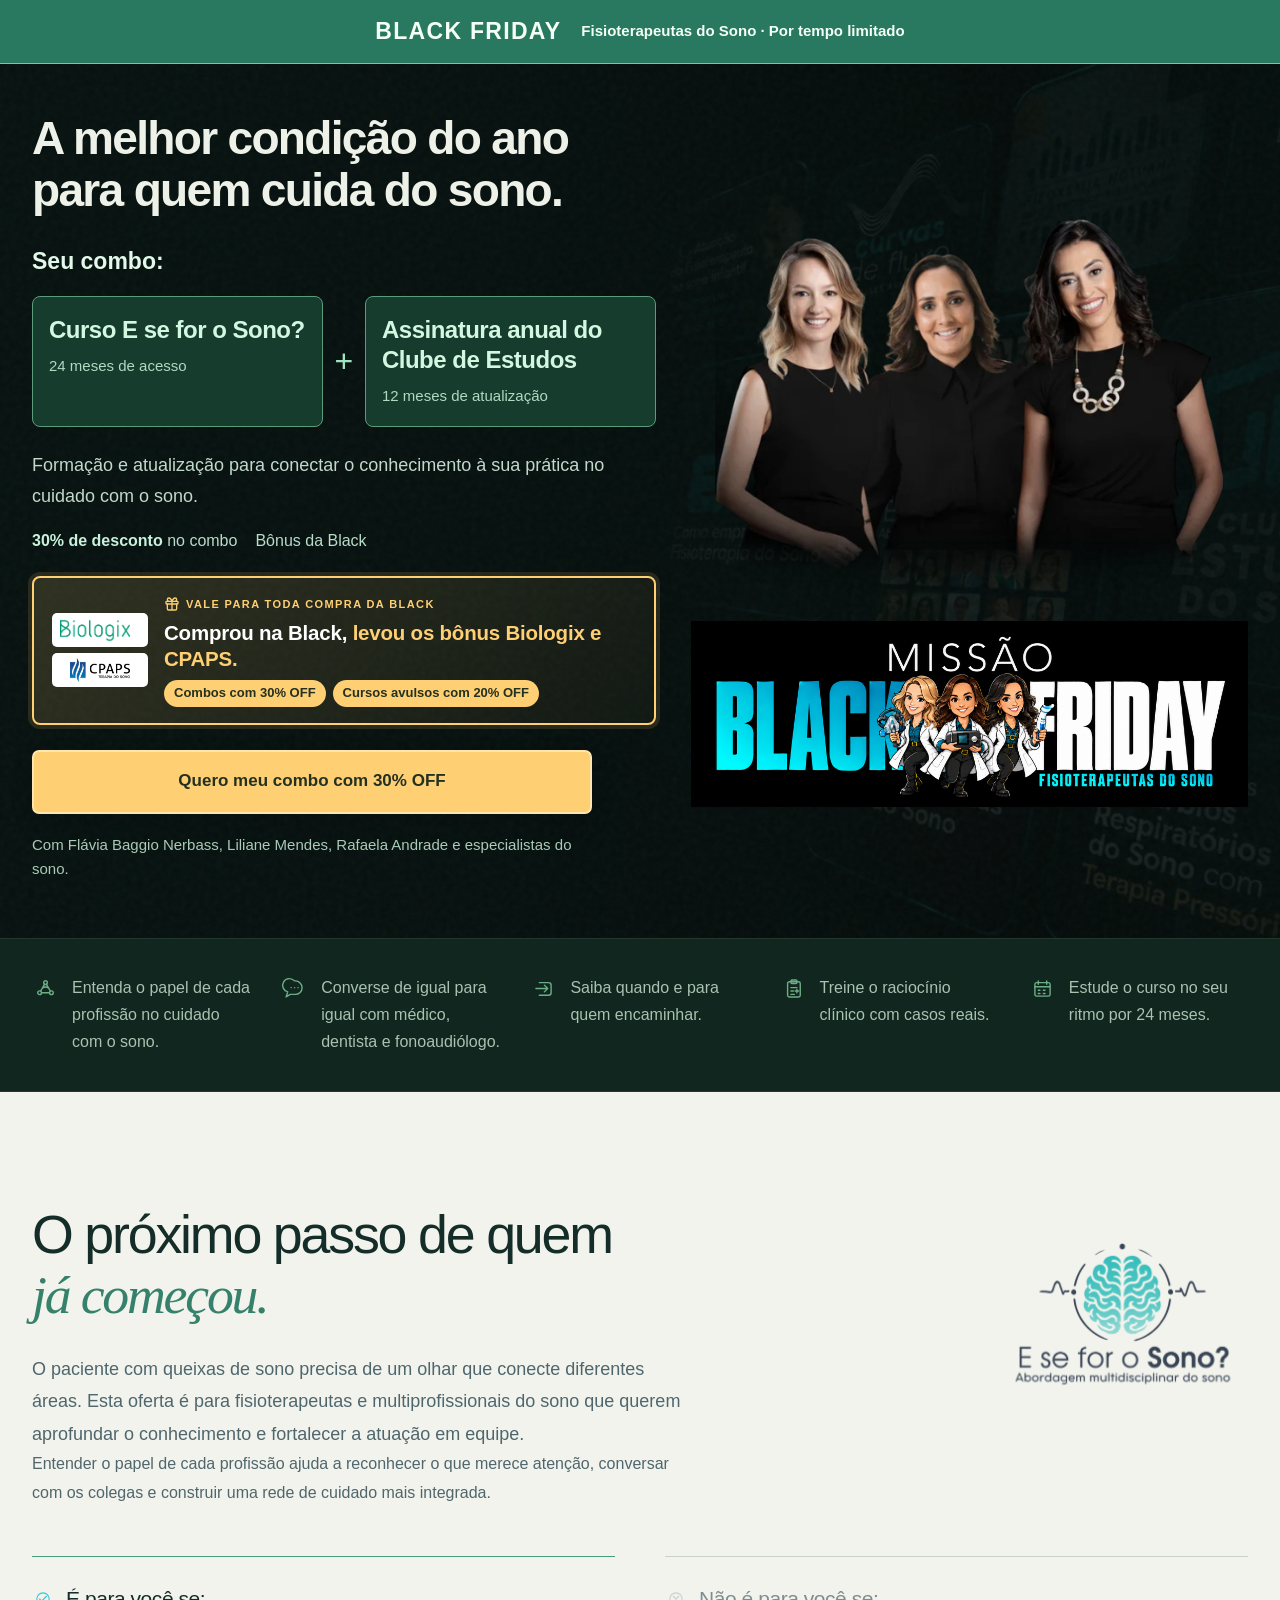
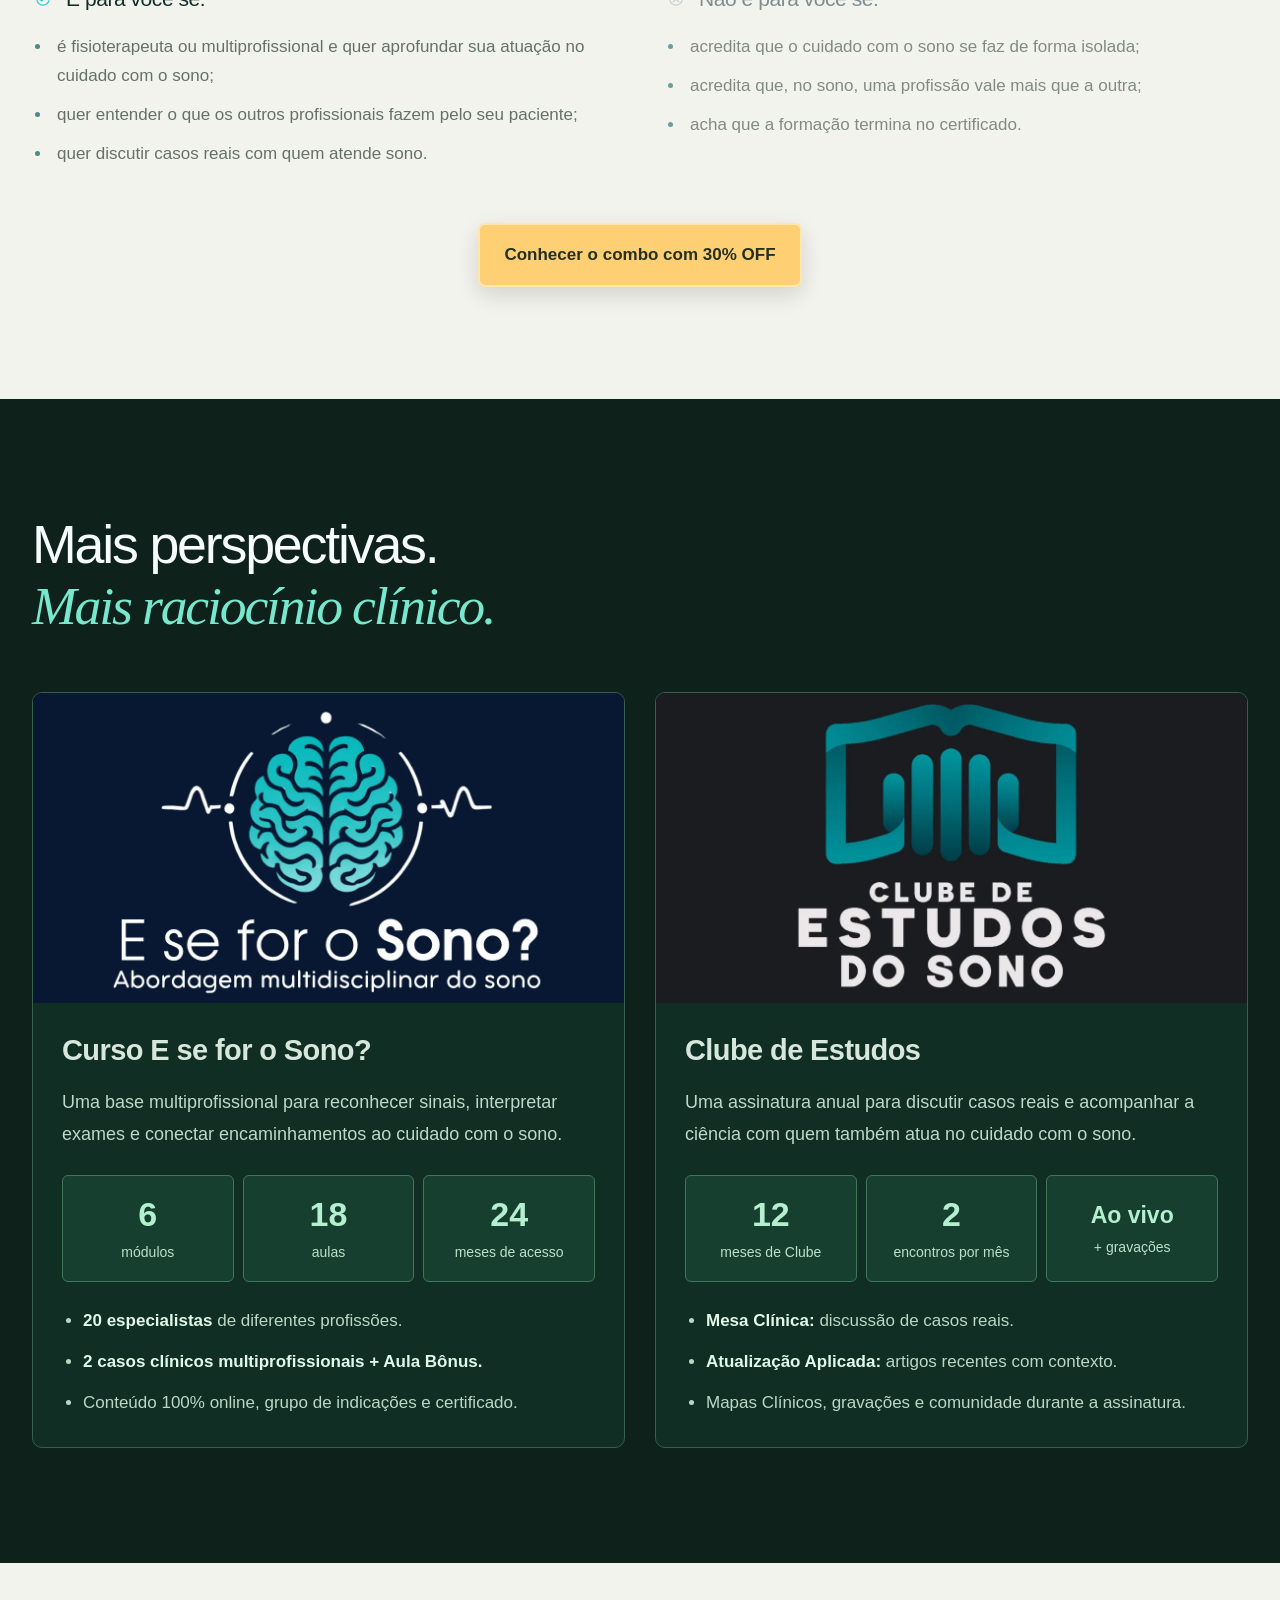
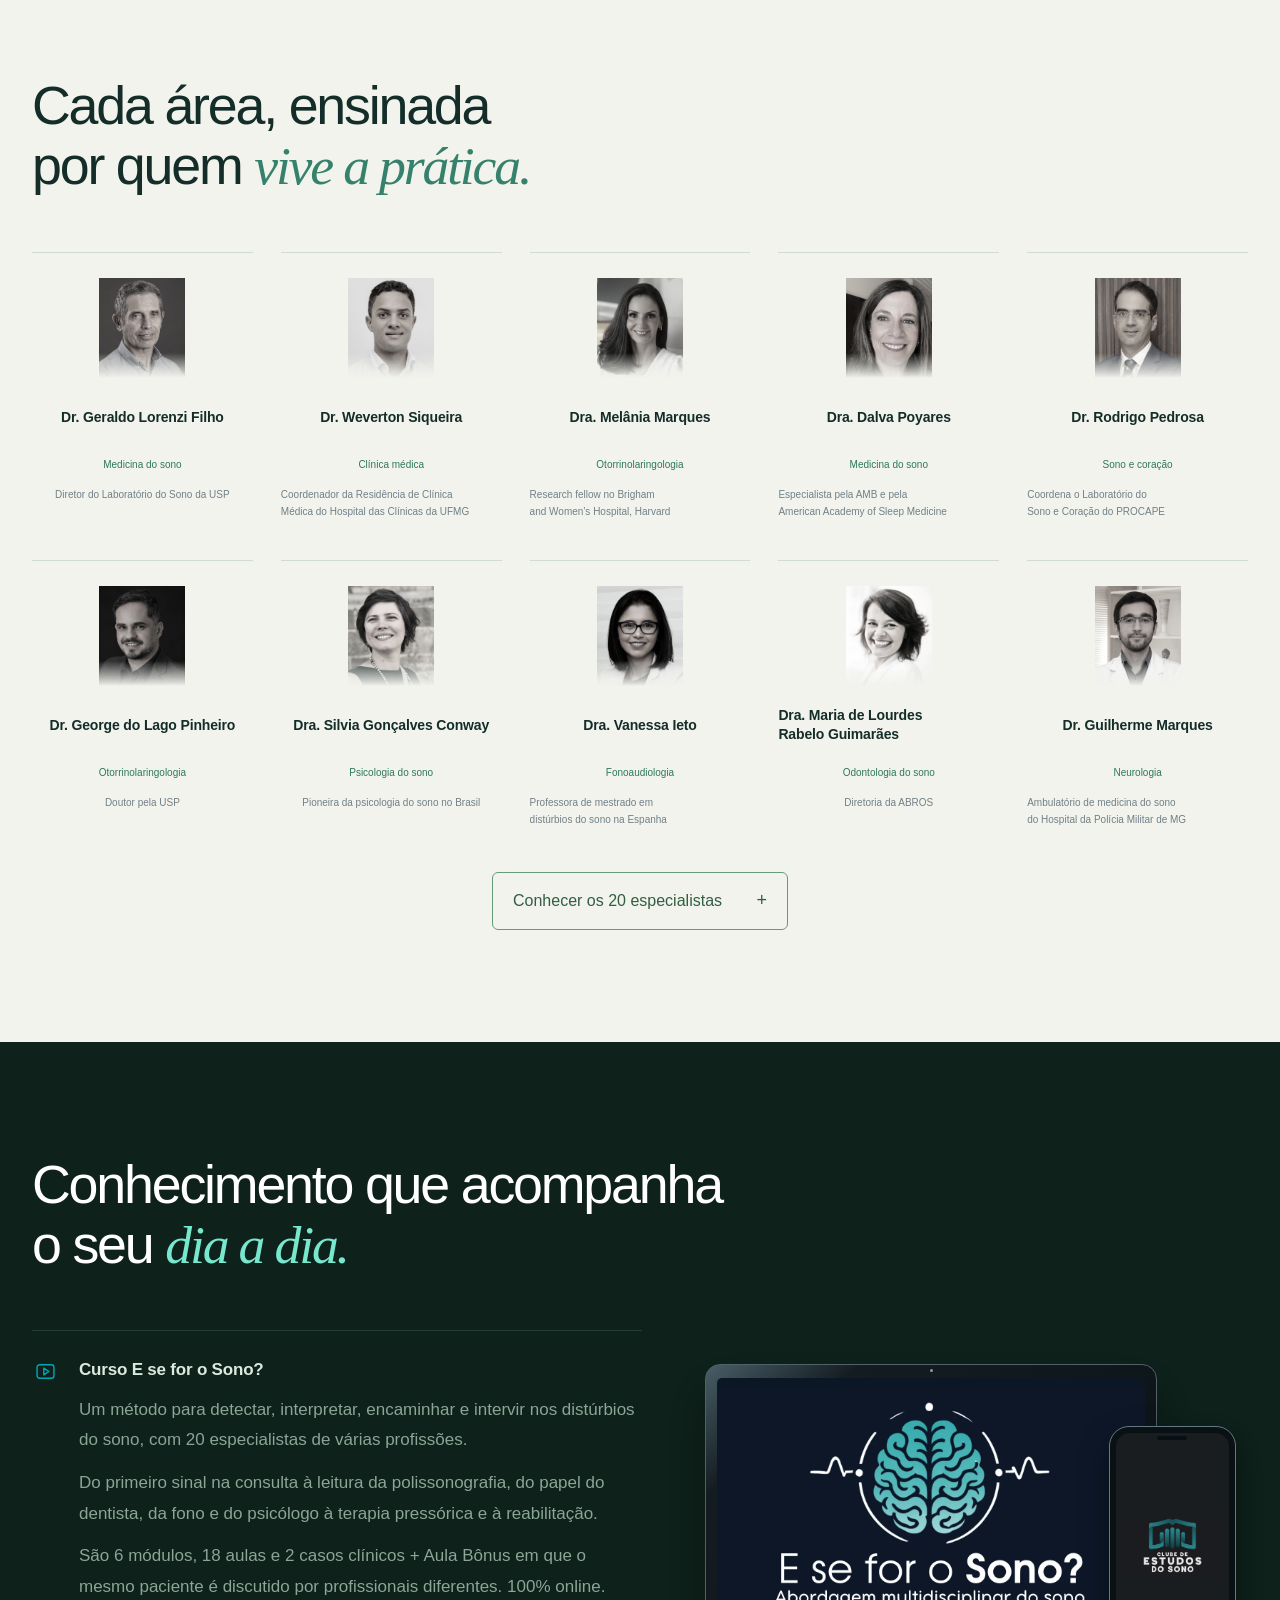
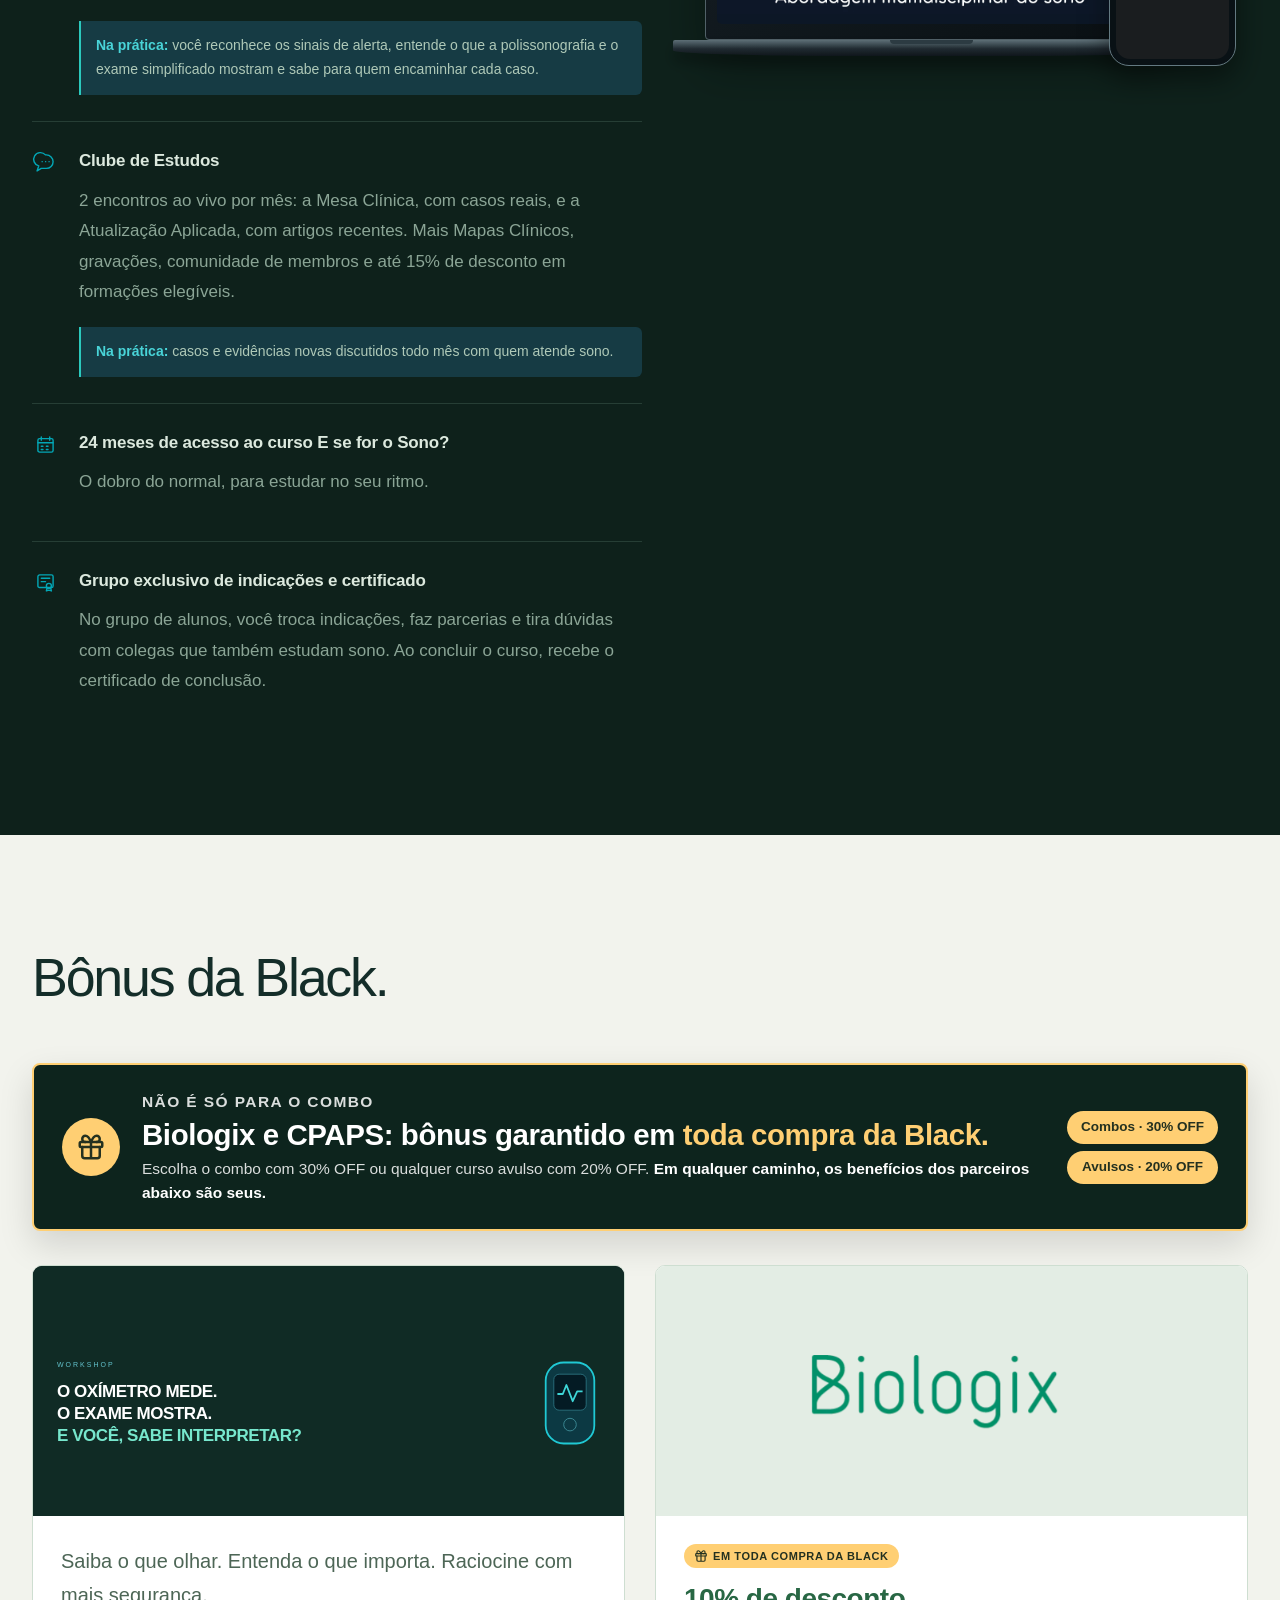
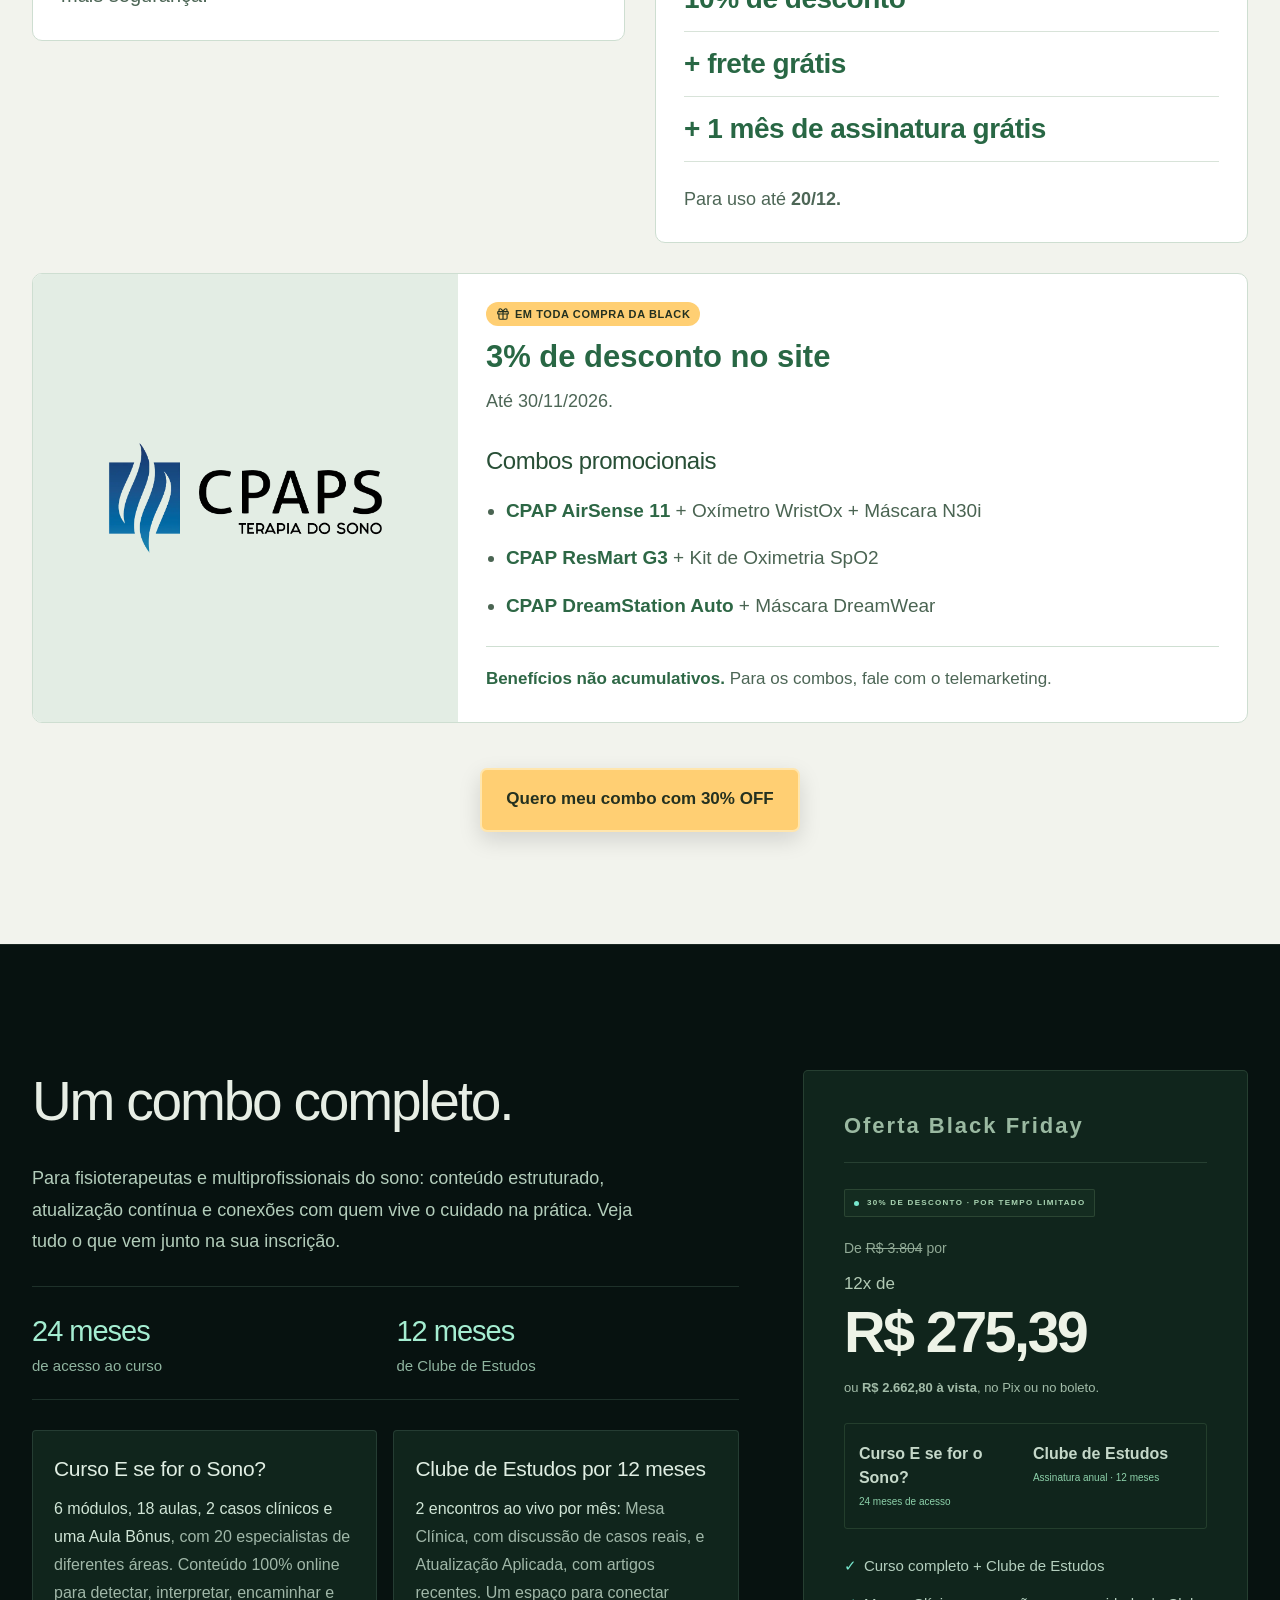
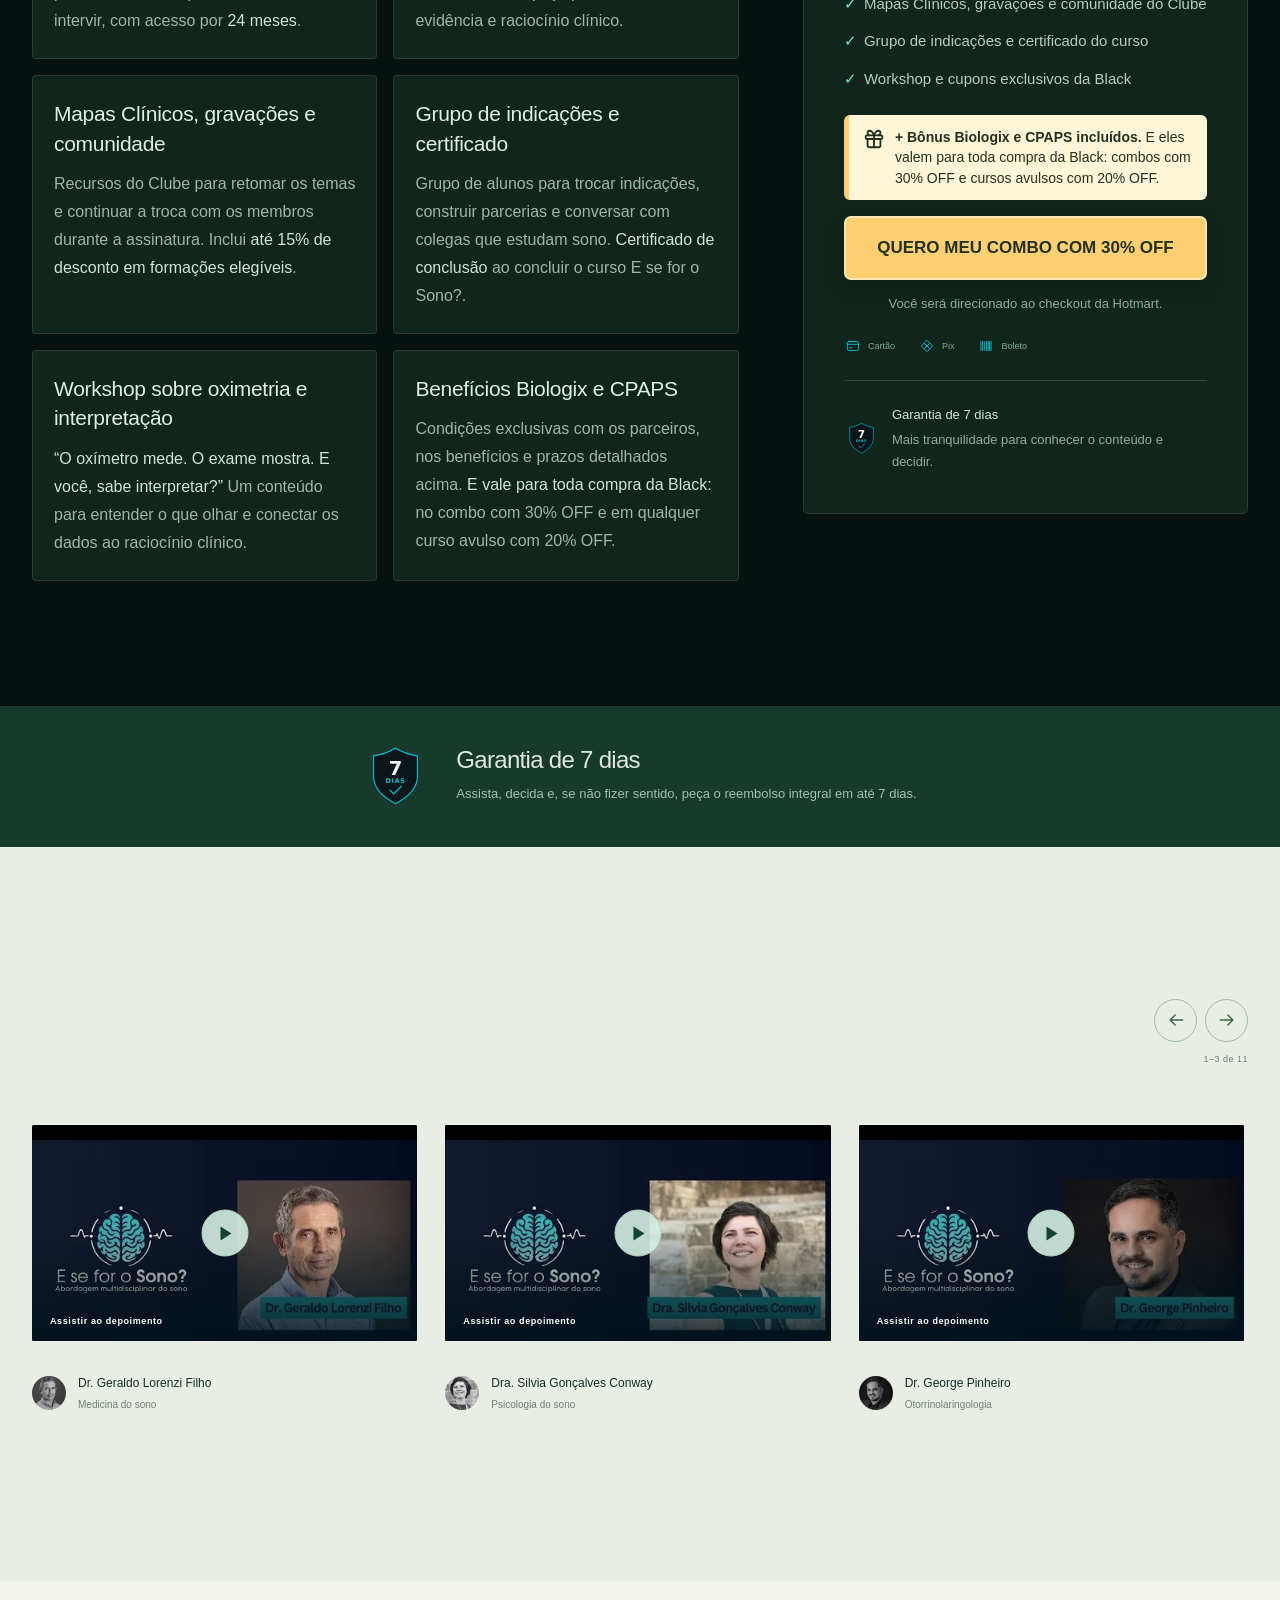
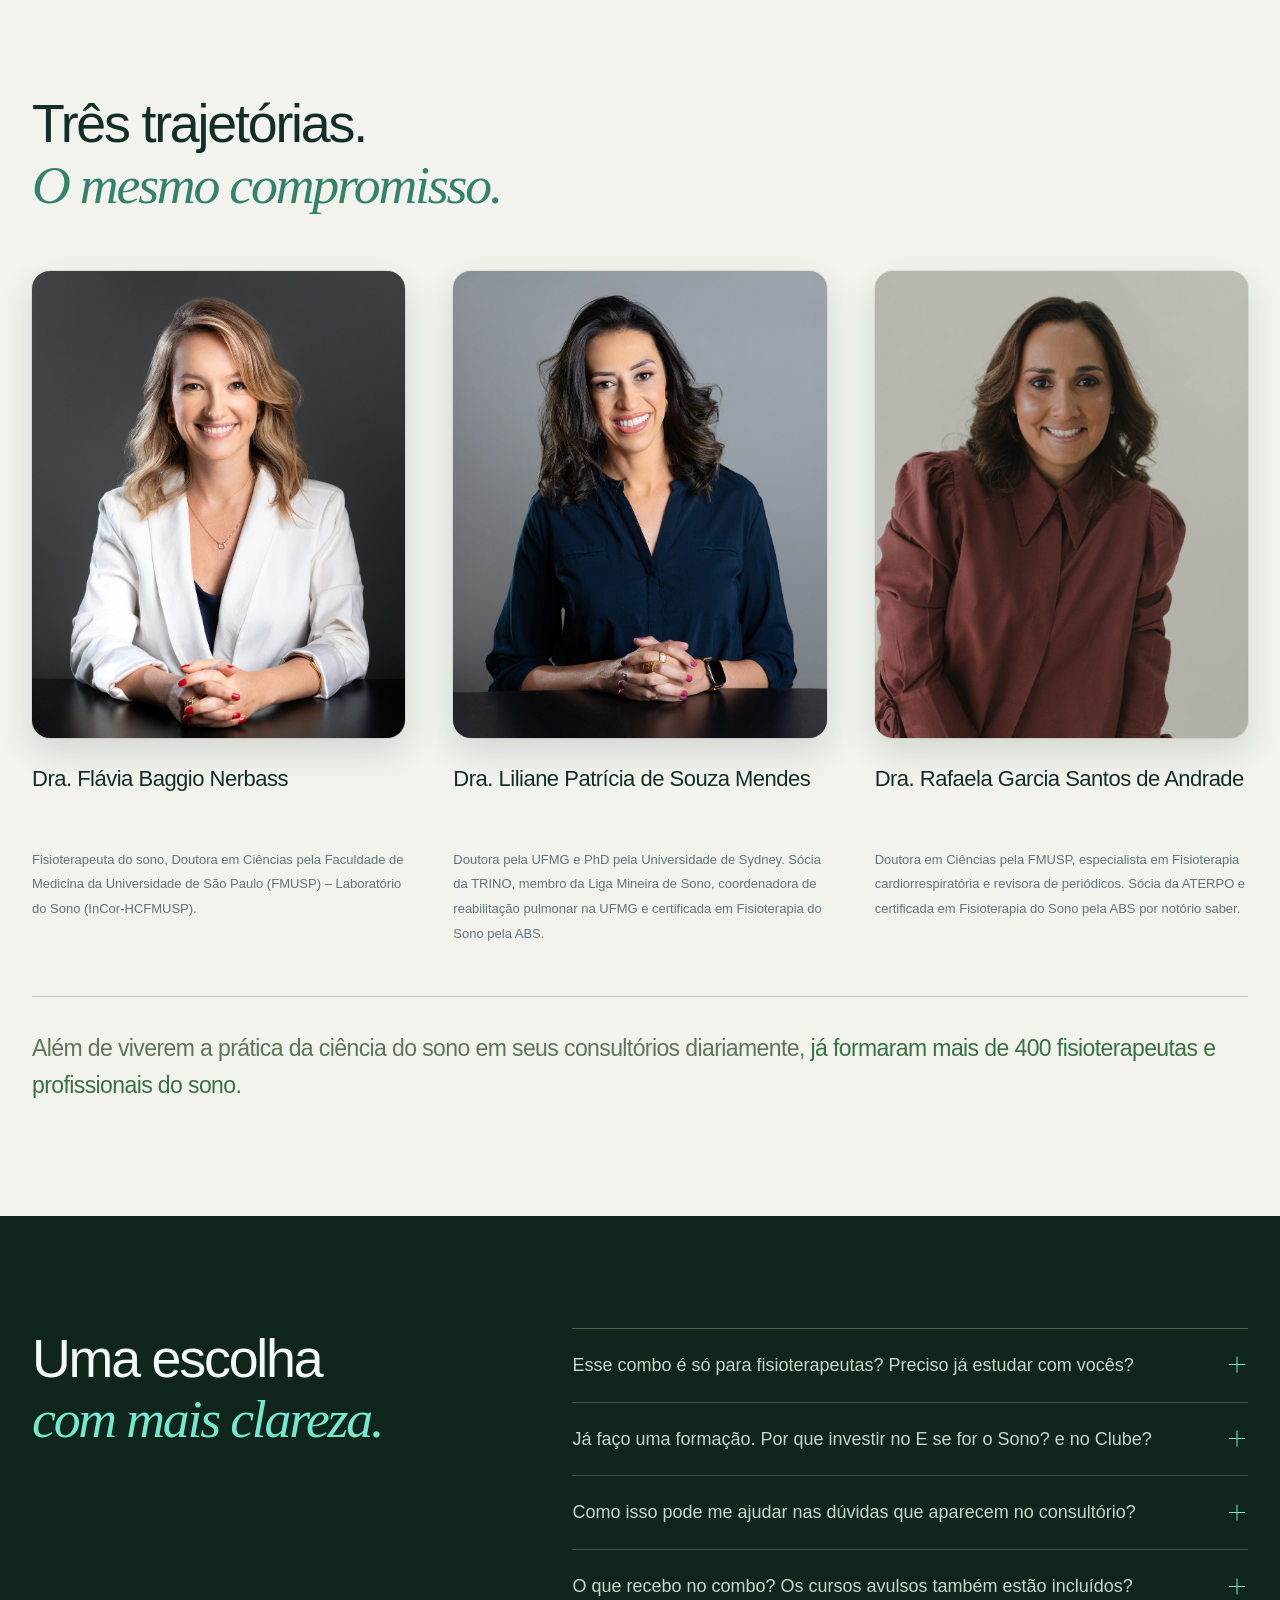
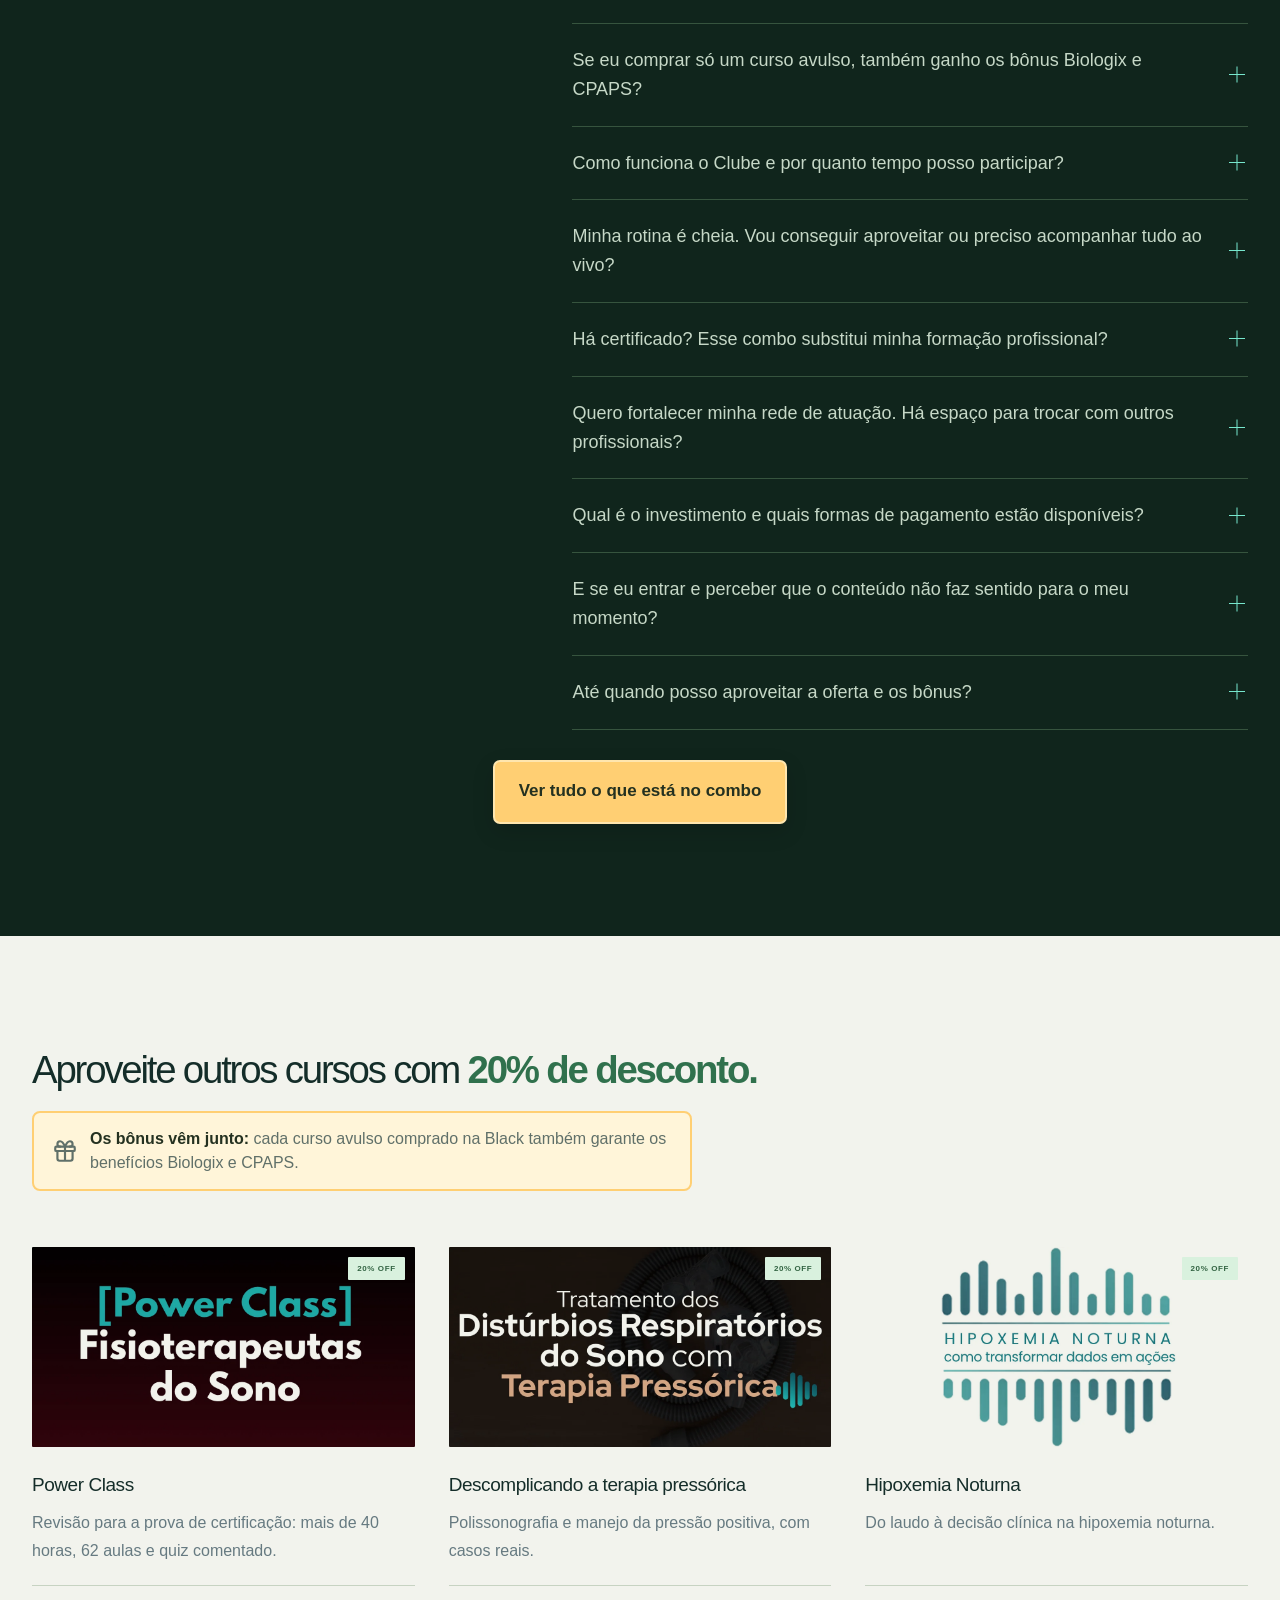
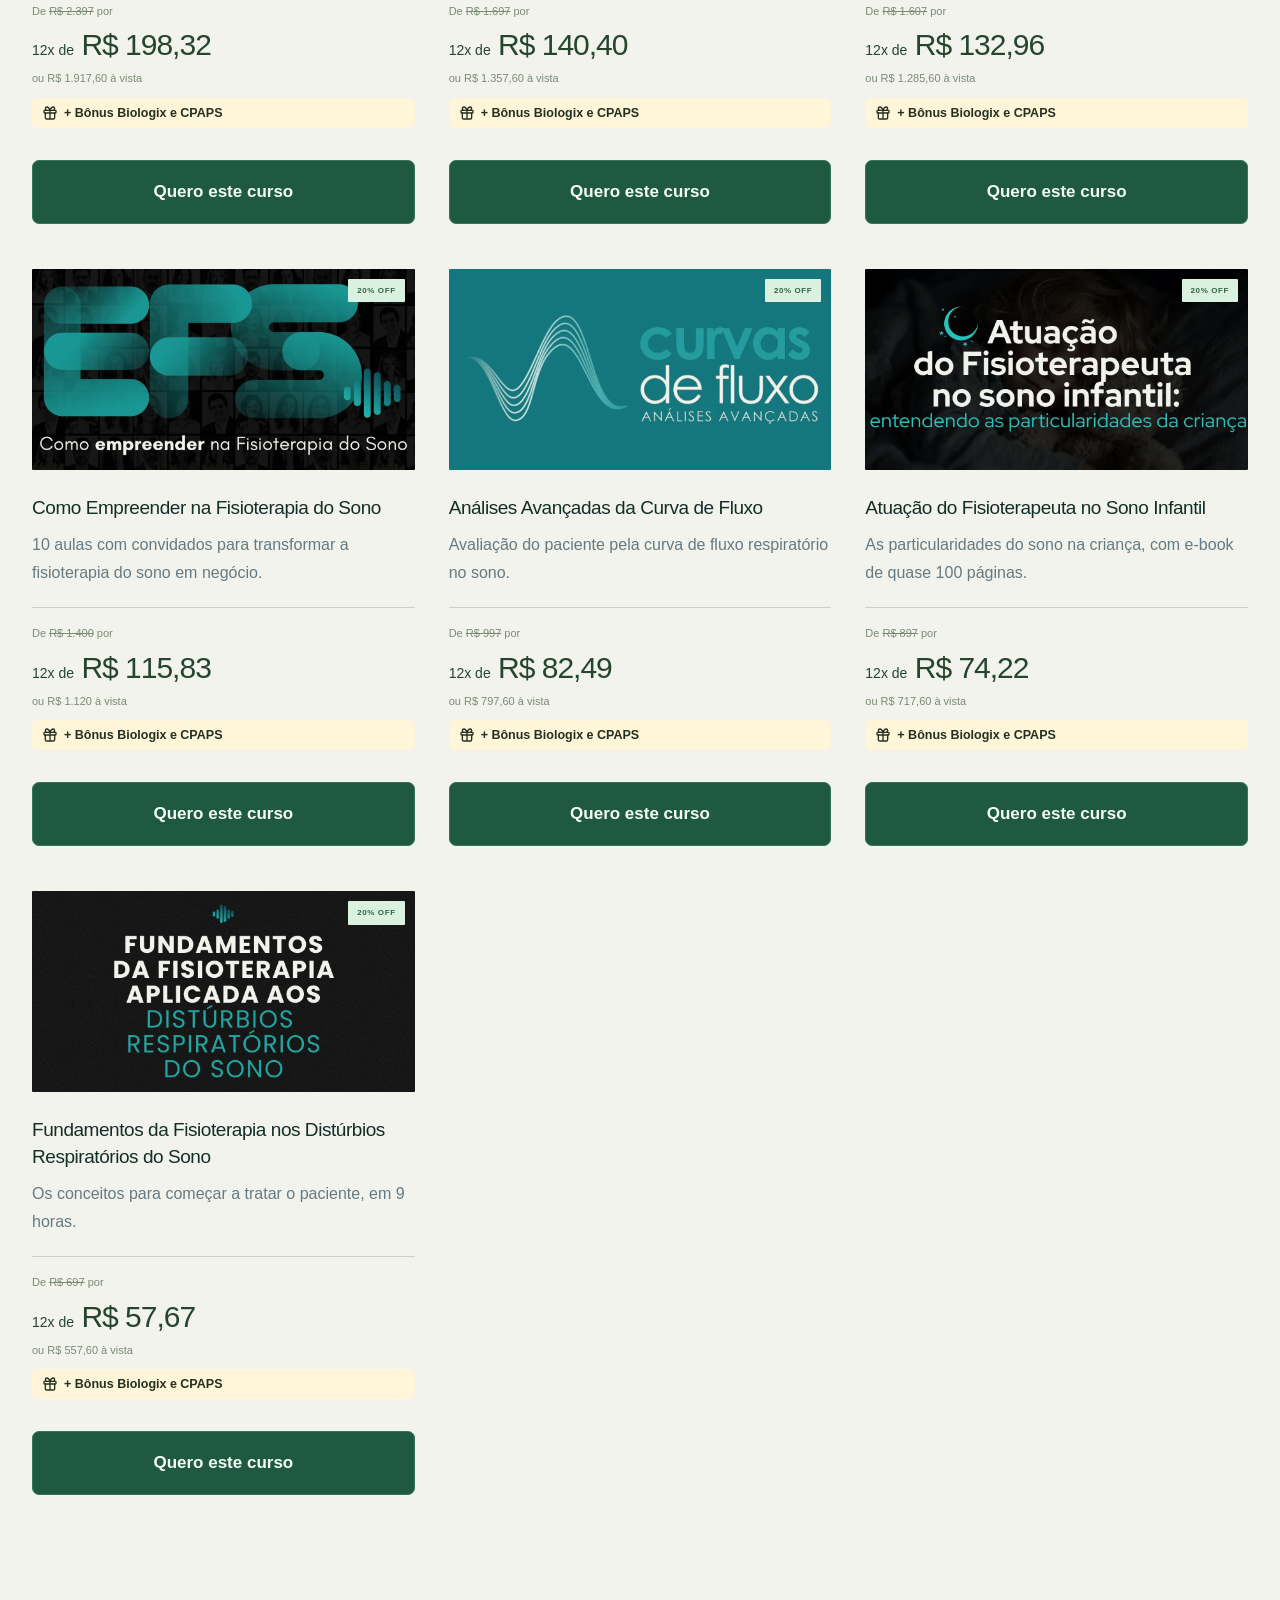
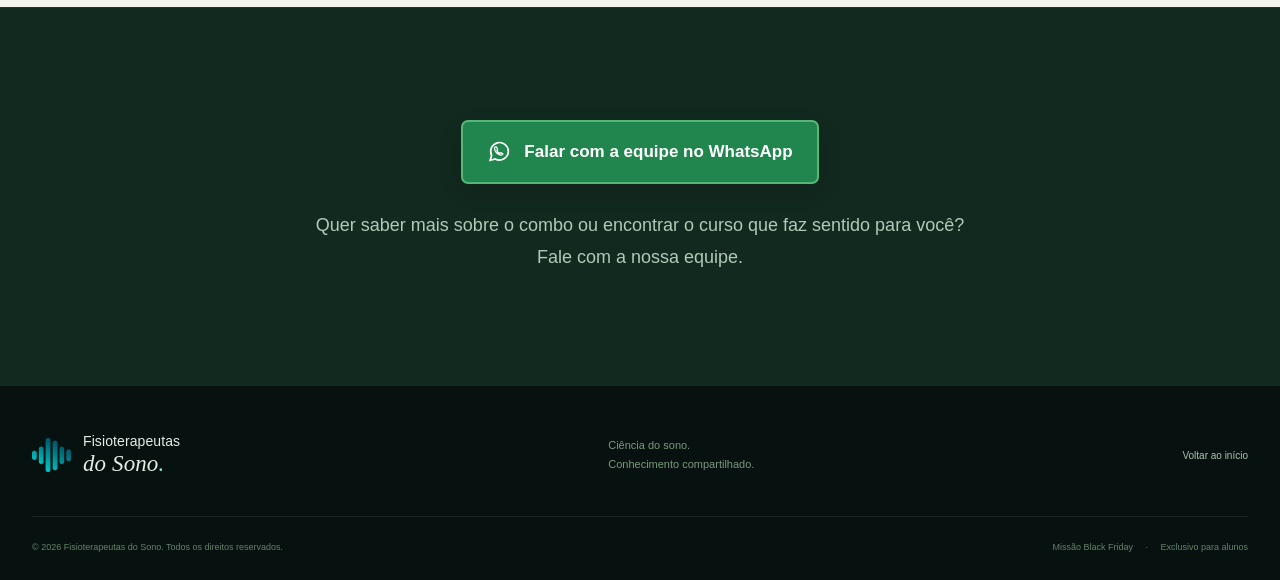
<file: index.html>
<!doctype html>

<html lang="pt-BR">
<head>
<meta charset="utf-8">
<!-- Google Tag Manager -->
<script>(function(w,d,s,l,i){w[l]=w[l]||[];w[l].push({'gtm.start':
new Date().getTime(),event:'gtm.js'});var f=d.getElementsByTagName(s)[0],
j=d.createElement(s),dl=l!='dataLayer'?'&l='+l:'';j.async=true;j.src=
'https://www.googletagmanager.com/gtm.js?id='+i+dl;f.parentNode.insertBefore(j,f);
})(window,document,'script','dataLayer','GTM-TF9PPGQC');</script>
<!-- End Google Tag Manager -->
<!-- Microsoft Clarity -->
<script type="text/javascript">
(function(c,l,a,r,i,t,y){
    c[a]=c[a]||function(){(c[a].q=c[a].q||[]).push(arguments)};
    t=l.createElement(r);t.async=1;t.src="https://www.clarity.ms/tag/"+i;
    y=l.getElementsByTagName(r)[0];y.parentNode.insertBefore(t,y);
})(window,document,"clarity","script","zepiqkv9ne");
</script>
<!-- End Microsoft Clarity -->
<meta name="viewport" content="width=device-width, initial-scale=1">
<meta name="color-scheme" content="light dark">
<meta name="description" content="Black Friday para fisioterapeutas e multiprofissionais do sono: curso E se for o Sono? com 24 meses de acesso + Clube de Estudos por 12 meses, bônus e 30% de desconto.">
<meta name="robots" content="noindex,nofollow">
<title>Em formação · Black Friday | Fisioterapeutas do Sono</title>


<meta name="referrer" content="strict-origin-when-cross-origin">
<meta name="theme-color" content="#071210">
<meta property="og:title" content="Em formação · Black Friday 2026 | Fisioterapeutas do Sono">
<meta property="og:description" content="E se for o Sono? + Clube de Estudos. Uma oferta para fisioterapeutas e multiprofissionais do sono, com 30% de desconto.">
<meta property="og:type" content="website">
<link rel="icon" href="assets/img/logo-oficial-fisioterapeutas.png" type="image/png">
<link rel="preload" as="image" href="assets/img/missao-black-friday.png" fetchpriority="high">
<link rel="preload" as="image" href="assets/img/imagem-04.webp" fetchpriority="high">
<link rel="stylesheet" href="base.css">
<link rel="stylesheet" href="estilo.css?v=20261114-foto">
<link rel="stylesheet" href="otimizacao.css?v=20261116-emformacao">
<script src="config.js?v=20261115-checkouts-completos" defer></script>
<script src="tracking.js?v=20261115-utms" defer></script>
<script src="app.js?v=20261116-emformacao" defer></script>
<link rel="stylesheet" href="experts.css?v=20261117-retratos">
<link rel="stylesheet" href="parceiros-black.css?v=20261123">
</head><body>
<!-- Google Tag Manager (noscript) -->
<noscript><iframe src="https://www.googletagmanager.com/ns.html?id=GTM-TF9PPGQC" height="0" width="0" style="display:none;visibility:hidden" title="Google Tag Manager"></iframe></noscript>
<!-- End Google Tag Manager (noscript) -->
<a class="skip-link" href="#conteudo">Pular para o conteúdo</a>
<header class="campaign-banner"><div class="container"><p><strong>Black Friday</strong><span>Fisioterapeutas do Sono · Por tempo limitado</span></p></div></header>
<main>

<section class="cine" id="inicio" aria-labelledby="titulo-principal" data-dobra="1"><div class="hero" id="cine-stage"><div class="cine-texture" aria-hidden="true"></div>
<div class="container hero-grid" id="conteudo" tabindex="-1">
  <div class="hero-copy painel">
    <h1 id="titulo-principal">A melhor condição do ano para quem cuida do sono.</h1>
    <div class="combo-offer" aria-label="Os dois componentes do combo">
      <p class="combo-heading">Seu combo:</p>
      <div class="combo-products">
        <div><strong>Curso E se for o Sono?</strong><span>24 meses de acesso</span></div>
        <span class="combo-plus" aria-hidden="true">+</span>
        <div><strong>Assinatura anual do Clube de Estudos</strong><span>12 meses de atualização</span></div>
      </div>
    </div>
    <p class="hero-description">Formação e atualização para conectar o conhecimento à sua prática no cuidado com o sono.</p>
    <div class="hero-perks"><span><strong>30% de desconto</strong> no combo</span><span>Bônus da Black</span></div>
    <aside class="sp-selo" aria-label="Bônus Biologix e CPAPS em toda compra da Black"><div class="sp-selo-logos"><span><img src="assets/img/imagem-40.webp" alt="Biologix" width="351" height="101" decoding="async"></span><span><img src="assets/img/imagem-41.webp" alt="CPAPS" width="946" height="382" decoding="async"></span></div><div><p class="sp-kicker"><svg class="sp-ico" viewBox="0 0 24 24" fill="none" stroke="currentColor" stroke-width="2" stroke-linecap="round" stroke-linejoin="round" aria-hidden="true"><rect x="3" y="8" width="18" height="4" rx="1"/><path d="M12 8v13M19 12v7a2 2 0 0 1-2 2H7a2 2 0 0 1-2-2v-7"/><path d="M7.5 8a2.5 2.5 0 0 1 0-5C10 3 12 8 12 8s2-5 4.5-5a2.5 2.5 0 0 1 0 5"/></svg>Vale para toda compra da Black</p><p class="sp-selo-titulo">Comprou na Black, <em>levou os bônus Biologix e CPAPS.</em></p><p class="sp-chips"><span>Combos com <b>30% OFF</b></span><span>Cursos avulsos com <b>20% OFF</b></span></p></div></aside>
    <div class="hero-actions"><a class="cta primary" href="#investimento">Quero meu combo com 30% OFF</a></div>
    <p class="hero-teachers">Com Flávia Baggio Nerbass, Liliane Mendes, Rafaela Andrade e especialistas do sono.</p>
  </div>
  <div class="hero-visual campaign-visual">
    <img src="assets/img/imagem-04.webp" alt="Flávia Baggio Nerbass, Liliane Mendes e Rafaela Andrade" class="founders-hero hero-founders-photo" width="600" height="600" fetchpriority="high" decoding="async">
    <img src="assets/img/missao-black-friday.png" alt="Missão Black Friday Fisioterapeutas do Sono" class="campaign-hero" width="2172" height="724" fetchpriority="high" decoding="async">
  </div>
</div></div></section>

<section class="benefits" aria-label="O que você poderá desenvolver" data-dobra="2"><div class="container benefits-grid"><div class="benefit"><img src="assets/img/imagem-05.svg" alt="" class="" loading="eager" decoding="async"><p>Entenda o papel de cada profissão no cuidado com o sono.</p></div><div class="benefit"><img src="assets/img/imagem-06.svg" alt="" class="" loading="eager" decoding="async"><p>Converse de igual para igual com médico, dentista e fonoaudiólogo.</p></div><div class="benefit"><img src="assets/img/imagem-07.svg" alt="" class="" loading="eager" decoding="async"><p>Saiba quando e para quem encaminhar.</p></div><div class="benefit"><img src="assets/img/imagem-08.svg" alt="" class="" loading="eager" decoding="async"><p>Treine o raciocínio clínico com casos reais.</p></div><div class="benefit"><img src="assets/img/imagem-09.svg" alt="" class="" loading="eager" decoding="async"><p>Estude o curso no seu ritmo por 24 meses.</p></div></div></section>

<section class="section paper" id="para-quem" data-dobra="3" aria-labelledby="publico-titulo"><div class="container">
  <div class="pain-intro painel"><h2 id="publico-titulo">O próximo passo de quem<br><em>já começou.</em></h2><p>O paciente com queixas de sono precisa de um olhar que conecte diferentes áreas. Esta oferta é para fisioterapeutas e multiprofissionais do sono que querem aprofundar o conhecimento e fortalecer a atuação em equipe.</p><div class="intro-course-brand"><img src="assets/img/imagem-10.webp" alt="E se for o Sono? · Abordagem multidisciplinar do sono" class="" loading="lazy" decoding="async" width="1200" height="630"></div><p>Entender o papel de cada profissão ajuda a reconhecer o que merece atenção, conversar com os colegas e construir uma rede de cuidado mais integrada.</p></div>
  <div class="audience-grid">
    <article class="audience-card positive"><h3><img src="assets/img/imagem-11.svg" alt="" class="" loading="lazy" decoding="async">É para você se:</h3><ul><li>é fisioterapeuta ou multiprofissional e quer aprofundar sua atuação no cuidado com o sono;</li><li>quer entender o que os outros profissionais fazem pelo seu paciente;</li><li>quer discutir casos reais com quem atende sono.</li></ul></article>
    <article class="audience-card negative"><h3><img src="assets/img/imagem-12.svg" alt="" class="" loading="lazy" decoding="async">Não é para você se:</h3><ul><li>acredita que o cuidado com o sono se faz de forma isolada;</li><li>acredita que, no sono, uma profissão vale mais que a outra;</li><li>acha que a formação termina no certificado.</li></ul></article>
  </div><div class="cta-row"><a class="cta primary" href="#investimento"><span>Conhecer o combo com 30% OFF</span></a></div>
</div></section>

<section class="section fronts-section dark" id="duas-frentes" data-dobra="4" aria-labelledby="frentes-titulo"><div class="container"><div class="section-heading painel"><h2 id="frentes-titulo">Mais perspectivas.<br><em>Mais raciocínio clínico.</em></h2></div>
<div class="fronts-grid">
  <article class="front-card"><div class="front-image"><img src="assets/img/imagem-13.webp" alt="E se for o Sono? · Abordagem multidisciplinar do sono" loading="lazy" decoding="async" width="1200" height="630"></div><div class="front-content painel">
    <h3>Curso E se for o Sono?</h3><p>Uma base multiprofissional para reconhecer sinais, interpretar exames e conectar encaminhamentos ao cuidado com o sono.</p>
    <div class="front-facts" aria-label="Estrutura do curso"><div><strong>6</strong><span>módulos</span></div><div><strong>18</strong><span>aulas</span></div><div><strong>24</strong><span>meses de acesso</span></div></div>
    <ul class="front-benefits"><li><strong>20 especialistas</strong> de diferentes profissões.</li><li><strong>2 casos clínicos multiprofissionais + Aula Bônus.</strong></li><li>Conteúdo 100% online, grupo de indicações e certificado.</li></ul>
  </div></article>
  <article class="front-card"><div class="front-image"><img src="assets/img/imagem-14.webp" alt="Clube de Estudos do Sono" loading="lazy" decoding="async" width="1200" height="630"></div><div class="front-content painel">
    <h3>Clube de Estudos</h3><p>Uma assinatura anual para discutir casos reais e acompanhar a ciência com quem também atua no cuidado com o sono.</p>
    <div class="front-facts" aria-label="Estrutura da assinatura"><div><strong>12</strong><span>meses de Clube</span></div><div><strong>2</strong><span>encontros por mês</span></div><div><strong class="fact-word">Ao vivo</strong><span>+ gravações</span></div></div>
    <ul class="front-benefits"><li><strong>Mesa Clínica:</strong> discussão de casos reais.</li><li><strong>Atualização Aplicada:</strong> artigos recentes com contexto.</li><li>Mapas Clínicos, gravações e comunidade durante a assinatura.</li></ul>
  </div></article>
</div></div></section>

<section class="section light center teachers-section" id="professores" data-dobra="5" aria-labelledby="professores-titulo"><div class="container"><div class="section-heading painel"><h2 id="professores-titulo">Cada área, ensinada<br>por quem <em>vive a prática.</em></h2></div><div class="teachers-grid" id="teachers-grid"><article class="teacher painel"><img src="assets/img/imagem-15.webp" alt="Dr. Geraldo Lorenzi Filho" class="arte arte--retrato" loading="lazy" decoding="async" width="1080" height="1080"><h3>Dr. Geraldo Lorenzi Filho</h3><p class="area">Medicina do sono</p><p>Diretor do Laboratório do Sono da USP</p></article><article class="teacher painel"><img src="assets/img/imagem-16.webp" alt="Dr. Weverton Siqueira" class="arte arte--retrato" loading="lazy" decoding="async" width="1080" height="1080"><h3>Dr. Weverton Siqueira</h3><p class="area">Clínica médica</p><p>Coordenador da Residência de Clínica Médica do Hospital das Clínicas da UFMG</p></article><article class="teacher painel"><img src="assets/img/imagem-17.webp" alt="Dra. Melânia Marques" class="arte arte--retrato" loading="lazy" decoding="async" width="1080" height="1080"><h3>Dra. Melânia Marques</h3><p class="area">Otorrinolaringologia</p><p>Research fellow no Brigham and Women’s Hospital, Harvard</p></article><article class="teacher painel"><img src="assets/img/imagem-18.webp" alt="Dra. Dalva Poyares" class="arte arte--retrato" loading="lazy" decoding="async" width="1080" height="1080"><h3>Dra. Dalva Poyares</h3><p class="area">Medicina do sono</p><p>Especialista pela AMB e pela American Academy of Sleep Medicine</p></article><article class="teacher painel"><img src="assets/img/imagem-19.webp" alt="Dr. Rodrigo Pedrosa" class="arte arte--retrato" loading="lazy" decoding="async" width="1080" height="1080"><h3>Dr. Rodrigo Pedrosa</h3><p class="area">Sono e coração</p><p>Coordena o Laboratório do Sono e Coração do PROCAPE</p></article><article class="teacher painel"><img src="assets/img/imagem-20.webp" alt="Dr. George do Lago Pinheiro" class="arte arte--retrato" loading="lazy" decoding="async" width="1080" height="1080"><h3>Dr. George do Lago Pinheiro</h3><p class="area">Otorrinolaringologia</p><p>Doutor pela USP</p></article><article class="teacher painel"><img src="assets/img/imagem-21.webp" alt="Dra. Silvia Gonçalves Conway" class="arte arte--retrato" loading="lazy" decoding="async" width="1080" height="1080"><h3>Dra. Silvia Gonçalves Conway</h3><p class="area">Psicologia do sono</p><p>Pioneira da psicologia do sono no Brasil</p></article><article class="teacher painel"><img src="assets/img/imagem-22.webp" alt="Dra. Vanessa Ieto" class="arte arte--retrato" loading="lazy" decoding="async" width="1080" height="1080"><h3>Dra. Vanessa Ieto</h3><p class="area">Fonoaudiologia</p><p>Professora de mestrado em distúrbios do sono na Espanha</p></article><article class="teacher painel"><img src="assets/img/imagem-23.webp" alt="Dra. Maria de Lourdes Rabelo Guimarães" class="arte arte--retrato" loading="lazy" decoding="async" width="1080" height="1080"><h3>Dra. Maria de Lourdes Rabelo Guimarães</h3><p class="area">Odontologia do sono</p><p>Diretoria da ABROS</p></article><article class="teacher painel"><img src="assets/img/imagem-24.webp" alt="Dr. Guilherme Marques" class="arte arte--retrato" loading="lazy" decoding="async" width="1080" height="1080"><h3>Dr. Guilherme Marques</h3><p class="area">Neurologia</p><p>Ambulatório de medicina do sono do Hospital da Polícia Militar de MG</p></article><article class="teacher painel"><img src="assets/img/imagem-25.webp" alt="Dra. Cláudia Galvão" class="arte arte--retrato" loading="lazy" decoding="async" width="180" height="320"><h3>Dra. Cláudia Galvão</h3><p class="area">Medicina do sono e otorrinolaringologia</p><p>Fundadora do Serviço de Medicina do Sono no Núcleo de Otorrinolaringologia em Belo Horizonte</p></article><article class="teacher painel"><img src="assets/img/imagem-26.webp" alt="Dra. Sofia Fontanello Furlan" class="arte arte--retrato" loading="lazy" decoding="async" width="1080" height="1080"><h3>Dra. Sofia Fontanello Furlan</h3><p class="area">Pesquisa em sono</p><p>Pós-doutora pelo Departamento de Cardiopneumologia da Faculdade de Medicina da USP</p></article><article class="teacher painel"><img src="assets/img/imagem-27.webp" alt="Dra. Thays Crossara" class="arte arte--retrato" loading="lazy" decoding="async" width="1080" height="1080"><h3>Dra. Thays Crossara</h3><p class="area">Odontologia do sono</p><p>Presidente da ABROS de 2022 a 2024</p></article><article class="teacher painel"><img src="assets/img/imagem-28.webp" alt="Dra. Cristiane Assis" class="arte arte--retrato" loading="lazy" decoding="async" width="1080" height="1080"><h3>Dra. Cristiane Assis</h3><p class="area">Pneumologia e medicina do sono</p><p>Pneumologista do Hospital Belo Horizonte e especialista em Medicina do Sono pela AMB</p></article><article class="teacher painel"><img src="assets/img/imagem-29.webp" alt="Dra. Ana Paula Gasparini" class="arte arte--retrato" loading="lazy" decoding="async" width="1080" height="1080"><h3>Dra. Ana Paula Gasparini</h3><p class="area">Motricidade orofacial</p><p>Mestre pela UFMG e especialista em motricidade orofacial</p></article><article class="teacher painel"><img src="assets/img/imagem-30.webp" alt="Dra. Flávia Baggio Nerbass" class="arte arte--retrato" loading="lazy" decoding="async" width="1080" height="1080"><h3>Dra. Flávia Baggio Nerbass</h3><p class="area">Fisioterapia do sono</p><p>Doutora em Ciências pela FMUSP · Laboratório do Sono do InCor-HCFMUSP</p></article><article class="teacher painel"><img src="assets/img/imagem-31.webp" alt="Dra. Liliane Patrícia de Souza Mendes" class="arte arte--retrato" loading="lazy" decoding="async" width="1080" height="1080"><h3>Dra. Liliane Patrícia de Souza Mendes</h3><p class="area">Fisioterapia do sono</p><p>Doutora pela UFMG e PhD pela Universidade de Sydney</p></article><article class="teacher painel"><img src="assets/img/imagem-32.webp" alt="Dra. Rafaela Garcia Santos de Andrade" class="arte arte--retrato" loading="lazy" decoding="async" width="1080" height="1080"><h3>Dra. Rafaela Garcia Santos de Andrade</h3><p class="area">Fisioterapia do sono</p><p>Doutora em Ciências pela FMUSP · Laboratório do Sono do InCor-HCFMUSP</p></article><article class="teacher painel"><img src="assets/img/imagem-33.webp" alt="Dra. Maria Fernanda Naufel" class="arte arte--retrato" loading="lazy" decoding="async" width="1280" height="1280"><h3>Dra. Maria Fernanda Naufel</h3><p class="area">Nutrição</p><p>Núcleo de Nutrição da Academia Brasileira do Sono</p></article><article class="teacher painel"><img src="assets/img/imagem-34.webp" alt="Dra. Sara Giampá" class="arte arte--retrato" loading="lazy" decoding="async" width="1280" height="1280"><h3>Dra. Sara Giampá</h3><p class="area">Exercício físico</p><p>Doutora pelo InCor-FMUSP</p></article></div><div class="teachers-more"><button class="text-link" id="teachers-toggle" aria-controls="teachers-grid" aria-expanded="false">Conhecer os 20 especialistas <span aria-hidden="true">+</span></button></div><div class="cta-row"><a class="cta primary" href="#investimento"><span>Conhecer o combo com 30% OFF</span></a></div></div></section>

<section class="section delivery" id="o-que-recebe" data-dobra="6" aria-labelledby="entrega-titulo"><div class="container"><div class="section-heading painel"><h2 id="entrega-titulo">Conhecimento que acompanha<br>o seu <em>dia a dia.</em></h2></div><div class="delivery-layout"><div class="delivery-list"><article class="delivery-card painel"><img src="assets/img/imagem-35.svg" alt="" class="" loading="lazy" decoding="async"><div><h3>Curso E se for o Sono?</h3><p>Um método para detectar, interpretar, encaminhar e intervir nos distúrbios do sono, com 20 especialistas de várias profissões.</p><p>Do primeiro sinal na consulta à leitura da polissonografia, do papel do dentista, da fono e do psicólogo à terapia pressórica e à reabilitação.</p><p>São 6 módulos, 18 aulas e 2 casos clínicos + Aula Bônus em que o mesmo paciente é discutido por profissionais diferentes. 100% online.</p><p class="practical"><strong>Na prática:</strong> você reconhece os sinais de alerta, entende o que a polissonografia e o exame simplificado mostram e sabe para quem encaminhar cada caso.</p></div></article><article class="delivery-card painel"><img src="assets/img/imagem-06.svg" alt="" class="" loading="lazy" decoding="async"><div><h3>Clube de Estudos</h3><p>2 encontros ao vivo por mês: a Mesa Clínica, com casos reais, e a Atualização Aplicada, com artigos recentes. Mais Mapas Clínicos, gravações, comunidade de membros e até 15% de desconto em formações elegíveis.</p><p class="practical"><strong>Na prática:</strong> casos e evidências novas discutidos todo mês com quem atende sono.</p></div></article><article class="delivery-card painel"><img src="assets/img/imagem-09.svg" alt="" class="" loading="lazy" decoding="async"><div><h3>24 meses de acesso ao curso E se for o Sono?</h3><p>O dobro do normal, para estudar no seu ritmo.</p></div></article><article class="delivery-card painel"><img src="assets/img/imagem-36.svg" alt="" class="" loading="lazy" decoding="async"><div><h3>Grupo exclusivo de indicações e certificado</h3><p>No grupo de alunos, você troca indicações, faz parcerias e tira dúvidas com colegas que também estudam sono. Ao concluir o curso, recebe o certificado de conclusão.</p></div></article></div><figure class="mockup-wrap"><div class="official-device-mockup" role="img" aria-label="Curso E se for o Sono? e assinatura anual do Clube de Estudos"><div class="mockup-laptop"><div class="laptop-camera"></div><div class="laptop-screen"><img src="assets/img/imagem-13.webp" alt="E se for o Sono? · Abordagem multidisciplinar do sono" class="" loading="lazy" decoding="async" width="1200" height="630"></div><div class="laptop-base"></div></div><div class="mockup-phone"><div class="phone-speaker"></div><div class="phone-screen"><img src="assets/img/imagem-14.webp" alt="Clube de Estudos do Sono" class="" loading="lazy" decoding="async" width="1200" height="630"></div></div></div></figure></div></div></section>

<section class="section light" id="bonus" data-dobra="7" aria-labelledby="bonus-titulo"><div class="container"><div class="section-heading painel"><h2 id="bonus-titulo">Bônus da Black.</h2></div><div class="sp-faixa" role="note"><div class="sp-faixa-ico"><svg class="sp-ico" viewBox="0 0 24 24" fill="none" stroke="currentColor" stroke-width="2" stroke-linecap="round" stroke-linejoin="round" aria-hidden="true"><rect x="3" y="8" width="18" height="4" rx="1"/><path d="M12 8v13M19 12v7a2 2 0 0 1-2 2H7a2 2 0 0 1-2-2v-7"/><path d="M7.5 8a2.5 2.5 0 0 1 0-5C10 3 12 8 12 8s2-5 4.5-5a2.5 2.5 0 0 1 0 5"/></svg></div><div><p class="sp-kicker">Não é só para o combo</p><h3>Biologix e CPAPS: bônus garantido em <em>toda compra da Black.</em></h3><p>Escolha o combo com 30% OFF ou qualquer curso avulso com 20% OFF. <strong>Em qualquer caminho, os benefícios dos parceiros abaixo são seus.</strong></p></div><p class="sp-chips"><span>Combos · <b>30% OFF</b></span><span>Avulsos · <b>20% OFF</b></span></p></div><div class="bonus-grid"><article class="bonus-card"><div class="bonus-image"><div class="workshop-art" ><div class="workshop-art-copy"><span>WORKSHOP</span><b>O OXÍMETRO MEDE.<br>O EXAME MOSTRA.<br><em>E VOCÊ, SABE INTERPRETAR?</em></b></div><svg aria-hidden="true" fill="none" viewBox="0 0 80 100"><rect x="13" y="5" width="54" height="90" rx="20" fill="#0c3943" stroke="#20c9d4" stroke-width="2"></rect><rect x="22" y="18" width="36" height="40" rx="6" fill="#041b24" stroke="#2c727f"></rect><path d="M26 40h6l4-10 7 18 5-11h6" stroke="#3ed6d7" stroke-width="2" stroke-linejoin="round"></path><circle cx="40" cy="74" r="7" stroke="#3e8d98"></circle></svg></div></div><div class="bonus-content painel"><p>Saiba o que olhar. Entenda o que importa. Raciocine com mais segurança.</p></div></article>
<article class="bonus-card" aria-label="Benefícios Biologix"><div class="partner-visual"><img src="assets/img/imagem-40.webp" alt="Biologix" width="351" height="101" loading="lazy" decoding="async"></div><div class="bonus-content painel"><span class="sp-tag"><svg class="sp-ico" viewBox="0 0 24 24" fill="none" stroke="currentColor" stroke-width="2" stroke-linecap="round" stroke-linejoin="round" aria-hidden="true"><rect x="3" y="8" width="18" height="4" rx="1"/><path d="M12 8v13M19 12v7a2 2 0 0 1-2 2H7a2 2 0 0 1-2-2v-7"/><path d="M7.5 8a2.5 2.5 0 0 1 0-5C10 3 12 8 12 8s2-5 4.5-5a2.5 2.5 0 0 1 0 5"/></svg>Em toda compra da Black</span><ul class="partner-benefits"><li><strong>10% de desconto</strong></li><li><strong>+ frete grátis</strong></li><li><strong>+ 1 mês de assinatura grátis</strong></li></ul><p class="benefit-validity">Para uso até <strong>20/12.</strong></p></div></article>
<article class="bonus-card cpaps-card" aria-label="Benefícios CPAPS"><div class="partner-visual"><img src="assets/img/imagem-41.webp" alt="CPAPS · Terapia do Sono" width="946" height="382" loading="lazy" decoding="async"></div><div class="bonus-content painel"><span class="sp-tag"><svg class="sp-ico" viewBox="0 0 24 24" fill="none" stroke="currentColor" stroke-width="2" stroke-linecap="round" stroke-linejoin="round" aria-hidden="true"><rect x="3" y="8" width="18" height="4" rx="1"/><path d="M12 8v13M19 12v7a2 2 0 0 1-2 2H7a2 2 0 0 1-2-2v-7"/><path d="M7.5 8a2.5 2.5 0 0 1 0-5C10 3 12 8 12 8s2-5 4.5-5a2.5 2.5 0 0 1 0 5"/></svg>Em toda compra da Black</span><p class="partner-lead"><strong>3% de desconto no site</strong><span>Até 30/11/2026.</span></p><h3>Combos promocionais</h3><ul class="partner-combos"><li><strong>CPAP AirSense 11</strong> + Oxímetro WristOx + Máscara N30i</li><li><strong>CPAP ResMart G3</strong> + Kit de Oximetria SpO2</li><li><strong>CPAP DreamStation Auto</strong> + Máscara DreamWear</li></ul><p class="partner-rules"><strong>Benefícios não acumulativos.</strong> Para os combos, fale com o telemarketing.</p></div></article>
</div><article id="bonus24" class="bonus24" data-bonus-limited><img src="assets/img/imagem-42.webp" alt="Hipoxemia Noturna: como transformar dados em ações" loading="lazy" decoding="async" width="1200" height="630"><div class="bonus24-copy"><p class="limited-title"><svg aria-hidden="true" fill="none" viewBox="0 0 24 24"><circle cx="12" cy="12" r="9" stroke="currentColor" stroke-width="1.6"></circle><path d="M12 6v6l4 2" stroke="currentColor" stroke-width="1.6" stroke-linecap="round"></path></svg>Só nas primeiras 24 horas</p><h3>Carga hipóxica: por que precisamos ficar atentos?</h3><p>Aula 1 do curso Hipoxemia Noturna, para quem entrar <strong>até as 7h de 18/11.</strong></p></div></article><div class="cta-row"><a class="cta primary" href="#investimento">Quero meu combo com 30% OFF</a></div></div></section>
<section class="investment center" id="investimento" data-dobra="8" aria-labelledby="investimento-titulo">
<div class="container offer-layout">
  <div class="investment-copy painel">

    <h2 id="investimento-titulo">Um combo completo.</h2>
    <p>Para fisioterapeutas e multiprofissionais do sono: conteúdo estruturado, atualização contínua e conexões com quem vive o cuidado na prática. Veja tudo o que vem junto na sua inscrição.</p>
    <div class="offer-summary" aria-label="Os dois acessos do combo">
      <span><strong>24 meses</strong> de acesso ao curso</span>
      <span><strong>12 meses</strong> de Clube de Estudos</span>
    </div>
    <div class="offer-stack" aria-label="Tudo o que está incluído no combo">
      <article class="offer-item"><h3>Curso E se for o Sono?</h3><p><strong>6 módulos, 18 aulas, 2 casos clínicos e uma Aula Bônus</strong>, com 20 especialistas de diferentes áreas. Conteúdo 100% online para detectar, interpretar, encaminhar e intervir, com acesso por <strong>24 meses</strong>.</p></article>
      <article class="offer-item"><h3>Clube de Estudos por 12 meses</h3><p><strong>2 encontros ao vivo por mês:</strong> Mesa Clínica, com discussão de casos reais, e Atualização Aplicada, com artigos recentes. Um espaço para conectar evidência e raciocínio clínico.</p></article>
      <article class="offer-item"><h3>Mapas Clínicos, gravações e comunidade</h3><p>Recursos do Clube para retomar os temas e continuar a troca com os membros durante a assinatura. Inclui <strong>até 15% de desconto em formações elegíveis</strong>.</p></article>
      <article class="offer-item"><h3>Grupo de indicações e certificado</h3><p>Grupo de alunos para trocar indicações, construir parcerias e conversar com colegas que estudam sono. <strong>Certificado de conclusão</strong> ao concluir o curso E se for o Sono?.</p></article>
      <article class="offer-item"><h3>Workshop sobre oximetria e interpretação</h3><p><strong>“O oxímetro mede. O exame mostra. E você, sabe interpretar?”</strong> Um conteúdo para entender o que olhar e conectar os dados ao raciocínio clínico.</p></article>
      <article class="offer-item"><h3>Benefícios Biologix e CPAPS</h3><p>Condições exclusivas com os parceiros, nos benefícios e prazos detalhados acima. <strong>E vale para toda compra da Black:</strong> no combo com 30% OFF e em qualquer curso avulso com 20% OFF.</p></article>
      <article class="offer-item offer-item-limited" data-bonus-limited><h3>Aula sobre carga hipóxica</h3><p>A Aula 1 de Hipoxemia Noturna, <strong>“Carga hipóxica: por que precisamos ficar atentos?”</strong>, também entra para quem se inscrever <strong>até as 7h de 18/11/2026, no horário de Brasília</strong>. É esta aula, e não o curso completo de Hipoxemia Noturna.</p></article>
    </div>
  </div>
  <div class="price-box painel">
    <p class="offer-name">Oferta Black Friday</p>
    <span class="offer-pill">30% DE DESCONTO · POR TEMPO LIMITADO</span>
    <p class="main-old">De <s>R$ 3.804</s> por</p>
    <p class="main-installment"><small>12x de</small> R$ 275,39</p>
    <p class="main-cash">ou <strong>R$ 2.662,80 à vista</strong>, no Pix ou no boleto.</p>
    <div class="offer-duration"><p><strong>Curso E se for o Sono?</strong><span>24 meses de acesso</span></p><p><strong>Clube de Estudos</strong><span>Assinatura anual · 12 meses</span></p></div>
    <ul class="offer-price-list"><li>Curso completo + Clube de Estudos</li><li>Mapas Clínicos, gravações e comunidade do Clube</li><li>Grupo de indicações e certificado do curso</li><li>Workshop e cupons exclusivos da Black</li></ul>
    <p class="sp-preco"><svg class="sp-ico" viewBox="0 0 24 24" fill="none" stroke="currentColor" stroke-width="2" stroke-linecap="round" stroke-linejoin="round" aria-hidden="true"><rect x="3" y="8" width="18" height="4" rx="1"/><path d="M12 8v13M19 12v7a2 2 0 0 1-2 2H7a2 2 0 0 1-2-2v-7"/><path d="M7.5 8a2.5 2.5 0 0 1 0-5C10 3 12 8 12 8s2-5 4.5-5a2.5 2.5 0 0 1 0 5"/></svg><span><strong>+ Bônus Biologix e CPAPS incluídos.</strong> E eles valem para toda compra da Black: combos com 30% OFF e cursos avulsos com 20% OFF.</span></p>
    <a class="cta primary" id="combo-checkout" data-combo-checkout href="https://pay.hotmart.com/J108485877P?off=tqqkt1v8&amp;checkoutMode=10" target="_blank" rel="noopener noreferrer"><span>QUERO MEU COMBO COM 30% OFF</span></a>
    <p class="checkout-note">Você será direcionado ao checkout da Hotmart.</p>
    <div class="payment-methods" aria-label="Formas de pagamento"><span><img src="assets/img/imagem-37.svg" alt="" loading="lazy" decoding="async">Cartão</span><span><img src="assets/img/imagem-38.svg" alt="" loading="lazy" decoding="async">Pix</span><span><img src="assets/img/imagem-39.svg" alt="" loading="lazy" decoding="async">Boleto</span></div>
    <div class="offer-guarantee"><img src="assets/img/imagem-43.svg" alt="" loading="lazy" decoding="async"><p><strong>Garantia de 7 dias</strong><span>Mais tranquilidade para conhecer o conteúdo e decidir.</span></p></div>
  </div>
</div></section>



<section class="guarantee" id="garantia" data-dobra="9" aria-labelledby="garantia-titulo"><div class="container"><div class="guarantee-inner"><img src="assets/img/imagem-43.svg" alt="Garantia de 7 dias" class="" loading="lazy" decoding="async"><div><h2 id="garantia-titulo">Garantia de 7 dias</h2><p>Assista, decida e, se não fizer sentido, peça o reembolso integral em até 7 dias.</p></div></div></div></section>

<section class="section light testimonials" id="depoimentos" data-dobra="10" aria-label="Depoimentos"><div class="container"><div class="section-heading painel"><div class="carousel-controls"><button class="carousel-button" data-scroll="-1" aria-label="Depoimento anterior"><svg fill="none" aria-hidden="true" viewBox="0 0 24 24"><path d="M4 12h15m-6-6 6 6-6 6" stroke="currentColor" stroke-width="1.7" stroke-linecap="round" stroke-linejoin="round"></path></svg></button><button class="carousel-button" data-scroll="1" aria-label="Próximo depoimento"><svg fill="none" aria-hidden="true" viewBox="0 0 24 24"><path d="M4 12h15m-6-6 6 6-6 6" stroke="currentColor" stroke-width="1.7" stroke-linecap="round" stroke-linejoin="round"></path></svg></button><span class="carousel-counter" id="depoimentos-counter" aria-live="polite">1–3 de 11</span></div></div><div class="testimonials-track" id="depoimentos-track" tabindex="0" aria-label="Carrossel de depoimentos"><article class="testimonial-video"><a class="video-cover" href="https://www.youtube.com/watch?v=91hu0NDjpjA&amp;t=15s" target="_blank" rel="noopener" data-video-id="91hu0NDjpjA" data-video-start="15" data-video-name="Dr. Geraldo Lorenzi Filho" aria-label="Assistir ao depoimento de Dr. Geraldo Lorenzi Filho"><img src="assets/img/imagem-44.webp" alt="Depoimento de Dr. Geraldo Lorenzi Filho" class="" loading="lazy" decoding="async" width="480" height="360"><span class="video-play"><svg aria-hidden="true" fill="currentColor" viewBox="0 0 24 24"><path d="m9 5 11 7-11 7z"></path></svg></span><span class="video-cover-label">Assistir ao depoimento</span></a><div class="video-identity painel"><img src="assets/img/imagem-15.webp" alt="" class="" loading="lazy" decoding="async" width="1080" height="1080"><div><h3>Dr. Geraldo Lorenzi Filho</h3><p>Medicina do sono</p></div></div></article><article class="testimonial-video"><a class="video-cover" href="https://www.youtube.com/watch?v=AEd2x6V5ZvQ&amp;t=1s" target="_blank" rel="noopener" data-video-id="AEd2x6V5ZvQ" data-video-start="1" data-video-name="Dra. Silvia Gonçalves Conway" aria-label="Assistir ao depoimento de Dra. Silvia Gonçalves Conway"><img src="assets/img/imagem-45.webp" alt="Depoimento de Dra. Silvia Gonçalves Conway" class="" loading="lazy" decoding="async" width="480" height="360"><span class="video-play"><svg aria-hidden="true" fill="currentColor" viewBox="0 0 24 24"><path d="m9 5 11 7-11 7z"></path></svg></span><span class="video-cover-label">Assistir ao depoimento</span></a><div class="video-identity painel"><img src="assets/img/imagem-21.webp" alt="" class="" loading="lazy" decoding="async" width="1080" height="1080"><div><h3>Dra. Silvia Gonçalves Conway</h3><p>Psicologia do sono</p></div></div></article><article class="testimonial-video"><a class="video-cover" href="https://www.youtube.com/watch?v=2n12D0kSsSw&amp;t=11s" target="_blank" rel="noopener" data-video-id="2n12D0kSsSw" data-video-start="11" data-video-name="Dr. George Pinheiro" aria-label="Assistir ao depoimento de Dr. George Pinheiro"><img src="assets/img/imagem-46.webp" alt="Depoimento de Dr. George Pinheiro" class="" loading="lazy" decoding="async" width="480" height="360"><span class="video-play"><svg aria-hidden="true" fill="currentColor" viewBox="0 0 24 24"><path d="m9 5 11 7-11 7z"></path></svg></span><span class="video-cover-label">Assistir ao depoimento</span></a><div class="video-identity painel"><img src="assets/img/imagem-20.webp" alt="" class="" loading="lazy" decoding="async" width="1080" height="1080"><div><h3>Dr. George Pinheiro</h3><p>Otorrinolaringologia</p></div></div></article><article class="testimonial-video"><a class="video-cover" href="https://www.youtube.com/watch?v=iUQ1C9Wy6Gc" target="_blank" rel="noopener" data-video-id="iUQ1C9Wy6Gc" data-video-start="0" data-video-name="Dra. Sofia Fontanello Furlan" aria-label="Assistir ao depoimento de Dra. Sofia Fontanello Furlan"><img src="assets/img/imagem-47.webp" alt="Depoimento de Dra. Sofia Fontanello Furlan" class="" loading="lazy" decoding="async" width="480" height="360"><span class="video-play"><svg aria-hidden="true" fill="currentColor" viewBox="0 0 24 24"><path d="m9 5 11 7-11 7z"></path></svg></span><span class="video-cover-label">Assistir ao depoimento</span></a><div class="video-identity painel"><img src="assets/img/imagem-26.webp" alt="" class="" loading="lazy" decoding="async" width="1080" height="1080"><div><h3>Dra. Sofia Fontanello Furlan</h3><p>Pesquisa em sono</p></div></div></article><article class="testimonial-video"><a class="video-cover" href="https://www.youtube.com/watch?v=YcYnO_gch4g" target="_blank" rel="noopener" data-video-id="YcYnO_gch4g" data-video-start="0" data-video-name="Dra. Melânia Marques" aria-label="Assistir ao depoimento de Dra. Melânia Marques"><img src="assets/img/imagem-48.webp" alt="Depoimento de Dra. Melânia Marques" class="" loading="lazy" decoding="async" width="480" height="360"><span class="video-play"><svg aria-hidden="true" fill="currentColor" viewBox="0 0 24 24"><path d="m9 5 11 7-11 7z"></path></svg></span><span class="video-cover-label">Assistir ao depoimento</span></a><div class="video-identity painel"><img src="assets/img/imagem-17.webp" alt="" class="" loading="lazy" decoding="async" width="1080" height="1080"><div><h3>Dra. Melânia Marques</h3><p>Otorrinolaringologia</p></div></div></article><article class="testimonial-video"><a class="video-cover" href="https://www.youtube.com/watch?v=2dRM1D2R7S0" target="_blank" rel="noopener" data-video-id="2dRM1D2R7S0" data-video-start="0" data-video-name="Dra. Dalva Poyares" aria-label="Assistir ao depoimento de Dra. Dalva Poyares"><img src="assets/img/imagem-49.webp" alt="Depoimento de Dra. Dalva Poyares" class="" loading="lazy" decoding="async" width="480" height="360"><span class="video-play"><svg aria-hidden="true" fill="currentColor" viewBox="0 0 24 24"><path d="m9 5 11 7-11 7z"></path></svg></span><span class="video-cover-label">Assistir ao depoimento</span></a><div class="video-identity painel"><img src="assets/img/imagem-18.webp" alt="" class="" loading="lazy" decoding="async" width="1080" height="1080"><div><h3>Dra. Dalva Poyares</h3><p>Medicina do sono</p></div></div></article><article class="testimonial-video"><a class="video-cover" href="https://www.youtube.com/watch?v=Q7JoRW5asJI" target="_blank" rel="noopener" data-video-id="Q7JoRW5asJI" data-video-start="0" data-video-name="Dra. Vanessa Ieto" aria-label="Assistir ao depoimento de Dra. Vanessa Ieto"><img src="assets/img/imagem-50.webp" alt="Depoimento de Dra. Vanessa Ieto" class="" loading="lazy" decoding="async" width="480" height="360"><span class="video-play"><svg aria-hidden="true" fill="currentColor" viewBox="0 0 24 24"><path d="m9 5 11 7-11 7z"></path></svg></span><span class="video-cover-label">Assistir ao depoimento</span></a><div class="video-identity painel"><img src="assets/img/imagem-22.webp" alt="" class="" loading="lazy" decoding="async" width="1080" height="1080"><div><h3>Dra. Vanessa Ieto</h3><p>Fonoaudiologia</p></div></div></article><article class="testimonial-video"><a class="video-cover" href="https://www.youtube.com/watch?v=0pyV2TfPbA8&amp;t=5s" target="_blank" rel="noopener" data-video-id="0pyV2TfPbA8" data-video-start="5" data-video-name="Dra. Sara Giampá" aria-label="Assistir ao depoimento de Dra. Sara Giampá"><img src="assets/img/imagem-51.webp" alt="Depoimento de Dra. Sara Giampá" class="" loading="lazy" decoding="async" width="480" height="360"><span class="video-play"><svg aria-hidden="true" fill="currentColor" viewBox="0 0 24 24"><path d="m9 5 11 7-11 7z"></path></svg></span><span class="video-cover-label">Assistir ao depoimento</span></a><div class="video-identity painel"><img src="assets/img/imagem-34.webp" alt="" class="" loading="lazy" decoding="async" width="1280" height="1280"><div><h3>Dra. Sara Giampá</h3><p>Exercício físico</p></div></div></article><article class="testimonial-video"><a class="video-cover" href="https://www.youtube.com/watch?v=F85pvFk3DfI" target="_blank" rel="noopener" data-video-id="F85pvFk3DfI" data-video-start="0" data-video-name="Dra. Maria Fernanda Naufel" aria-label="Assistir ao depoimento de Dra. Maria Fernanda Naufel"><img src="assets/img/imagem-52.webp" alt="Depoimento de Dra. Maria Fernanda Naufel" class="" loading="lazy" decoding="async" width="480" height="360"><span class="video-play"><svg aria-hidden="true" fill="currentColor" viewBox="0 0 24 24"><path d="m9 5 11 7-11 7z"></path></svg></span><span class="video-cover-label">Assistir ao depoimento</span></a><div class="video-identity painel"><img src="assets/img/imagem-33.webp" alt="" class="" loading="lazy" decoding="async" width="1280" height="1280"><div><h3>Dra. Maria Fernanda Naufel</h3><p>Nutrição</p></div></div></article><article class="testimonial-video"><a class="video-cover" href="https://www.youtube.com/watch?v=S6CBiIDIQ8U&amp;t=21s" target="_blank" rel="noopener" data-video-id="S6CBiIDIQ8U" data-video-start="21" data-video-name="Dr. Rodrigo Pedrosa" aria-label="Assistir ao depoimento de Dr. Rodrigo Pedrosa"><img src="assets/img/imagem-53.webp" alt="Depoimento de Dr. Rodrigo Pedrosa" class="" loading="lazy" decoding="async" width="480" height="360"><span class="video-play"><svg aria-hidden="true" fill="currentColor" viewBox="0 0 24 24"><path d="m9 5 11 7-11 7z"></path></svg></span><span class="video-cover-label">Assistir ao depoimento</span></a><div class="video-identity painel"><img src="assets/img/imagem-19.webp" alt="" class="" loading="lazy" decoding="async" width="1080" height="1080"><div><h3>Dr. Rodrigo Pedrosa</h3><p>Sono e coração</p></div></div></article><article class="testimonial-video"><a class="video-cover" href="https://www.youtube.com/watch?v=iK3AOfUkuE8" target="_blank" rel="noopener" data-video-id="iK3AOfUkuE8" data-video-start="0" data-video-name="Dr. Weverton Siqueira" aria-label="Assistir ao depoimento de Dr. Weverton Siqueira"><img src="assets/img/imagem-54.webp" alt="Depoimento de Dr. Weverton Siqueira" class="" loading="lazy" decoding="async" width="480" height="360"><span class="video-play"><svg aria-hidden="true" fill="currentColor" viewBox="0 0 24 24"><path d="m9 5 11 7-11 7z"></path></svg></span><span class="video-cover-label">Assistir ao depoimento</span></a><div class="video-identity painel"><img src="assets/img/imagem-16.webp" alt="" class="" loading="lazy" decoding="async" width="1080" height="1080"><div><h3>Dr. Weverton Siqueira</h3><p>Clínica médica</p></div></div></article></div></div></section>

<section class="section paper" id="quem-conduz" data-dobra="11" aria-labelledby="conduz-titulo"><div class="container"><div class="section-heading painel"><h2 id="conduz-titulo">Três trajetórias.<br><em>O mesmo compromisso.</em></h2></div><div class="founders-grid"><article class="founder painel"><div class="founder-photo expert-portrait expert-portrait--flavia"><img src="assets/img/expert-flavia-20261117.jpg" alt="Dra. Flávia Baggio Nerbass" width="1067" height="1600" loading="lazy" decoding="async"></div><h3>Dra. Flávia Baggio Nerbass</h3><p>Fisioterapeuta do sono, Doutora em Ciências pela Faculdade de Medicina da Universidade de São Paulo (FMUSP) – Laboratório do Sono (InCor-HCFMUSP).</p></article><article class="founder painel"><div class="founder-photo expert-portrait expert-portrait--liliane"><img src="assets/img/expert-liliane-20261117.jpg" alt="Dra. Liliane Patrícia de Souza Mendes" width="1067" height="1600" loading="lazy" decoding="async"></div><h3>Dra. Liliane Patrícia de Souza Mendes</h3><p>Doutora pela UFMG e PhD pela Universidade de Sydney. Sócia da TRINO, membro da Liga Mineira de Sono, coordenadora de reabilitação pulmonar na UFMG e certificada em Fisioterapia do Sono pela ABS.</p></article><article class="founder painel"><div class="founder-photo expert-portrait expert-portrait--rafaela"><img src="assets/img/expert-rafaela-20261117.jpg" alt="Dra. Rafaela Garcia Santos de Andrade" width="1066" height="1600" loading="lazy" decoding="async"></div><h3>Dra. Rafaela Garcia Santos de Andrade</h3><p>Doutora em Ciências pela FMUSP, especialista em Fisioterapia cardiorrespiratória e revisora de periódicos. Sócia da ATERPO e certificada em Fisioterapia do Sono pela ABS por notório saber.</p></article></div><p class="founders-outro">Além de viverem a prática da ciência do sono em seus consultórios diariamente, <strong>já formaram mais de 400 fisioterapeutas e profissionais do sono.</strong></p></div></section>

<section class="section faq" id="faq" data-dobra="12" aria-labelledby="faq-titulo"><div class="container"><div class="faq-inner painel">

  <h2 id="faq-titulo">Uma escolha<br><em>com mais clareza.</em></h2>
  <div class="faq-list painel"><details><summary>Esse combo é só para fisioterapeutas? Preciso já estudar com vocês?<span aria-hidden="true" class="plus"></span></summary><div class="faq-answer"><p><strong>A oferta é para fisioterapeutas e multiprofissionais do sono</strong> que querem aprofundar o conhecimento e conectar sua atuação ao trabalho de outras áreas. Você pode estar ampliando sua atuação ou buscando mais repertório para uma prática que já exerce.</p><p>Se você já faz uma formação, o combo ajuda a ampliar as perspectivas. Se ainda está conhecendo o cuidado com o sono, vale revisar os conteúdos e avaliar se eles fazem sentido para o seu momento profissional. Nossa equipe pode ajudar nessa escolha.</p></div></details>
<details><summary>Já faço uma formação. Por que investir no E se for o Sono? e no Clube?<span aria-hidden="true" class="plus"></span></summary><div class="faq-answer"><p>Porque conhecer bem a sua área é uma parte do cuidado. O <strong>E se for o Sono?</strong> reúne o olhar de 20 especialistas para ajudar a entender o papel de outras profissões, interpretar informações e conectar os encaminhamentos.</p><p>O <strong>Clube de Estudos</strong> acrescenta continuidade: casos reais e artigos recentes discutidos ao longo do ano. O curso organiza a base de conhecimento; o Clube cria oportunidades recorrentes de exercitar o raciocínio. A proposta é complementar o que você já estuda.</p></div></details>
<details><summary>Como isso pode me ajudar nas dúvidas que aparecem no consultório?<span aria-hidden="true" class="plus"></span></summary><div class="faq-answer"><p>Nem sempre a dificuldade é perceber que o sono merece atenção. Muitas vezes é entender <strong>o que observar, como relacionar os dados e com quem conversar sobre o caso</strong>. O curso aborda sinais na consulta, polissonografia, exame simplificado e diferentes possibilidades de cuidado.</p><p>Nos casos e discussões do Clube, você acompanha como profissionais conectam essas informações. É uma oportunidade de ampliar o repertório, qualificar as conversas com a equipe e pensar nos próximos passos com mais clareza, respeitando a atuação de cada profissão.</p></div></details>
<details><summary>O que recebo no combo? Os cursos avulsos também estão incluídos?<span aria-hidden="true" class="plus"></span></summary><div class="faq-answer"><p>Você recebe o <strong>E se for o Sono? por 24 meses</strong> — 6 módulos, 18 aulas, 2 casos clínicos e uma Aula Bônus — e <strong>12 meses de Clube de Estudos</strong>, com 2 encontros ao vivo por mês, Mapas Clínicos, gravações e comunidade. Também estão previstos o grupo de indicações, o certificado de conclusão do curso e os benefícios do Clube em formações elegíveis.</p><p>Os bônus da Black incluem o workshop sobre oximetria e os cupons Biologix e CPAPS, com as condições descritas na oferta. <strong>Os cupons Biologix e CPAPS valem para toda compra da Black</strong>, inclusive para quem levar só um curso avulso com 20% OFF. <span data-bonus-limited>A Aula 1 de Hipoxemia Noturna sobre carga hipóxica é um bônus para inscrições até as 7h de 18/11/2026, no horário de Brasília. </span><strong>Os cursos do catálogo de avulsos são compras separadas.</strong> O curso completo de Hipoxemia Noturna não faz parte do combo.</p></div></details>
<details><summary>Se eu comprar só um curso avulso, também ganho os bônus Biologix e CPAPS?<span aria-hidden="true" class="plus"></span></summary><div class="faq-answer"><p><strong>Sim.</strong> Os benefícios Biologix e CPAPS valem para <strong>toda compra feita na Black</strong>: no combo com 30% OFF e em qualquer curso avulso com 20% OFF.</p><p>Biologix: 10% de desconto, frete grátis e 1 mês de assinatura grátis, para uso até 20/12. CPAPS: 3% de desconto no site até 30/11/2026 e combos promocionais pelo telemarketing, sem acumular benefícios. Os outros bônus desta página acompanham a oferta principal.</p></div></details>
<details><summary>Como funciona o Clube e por quanto tempo posso participar?<span aria-hidden="true" class="plus"></span></summary><div class="faq-answer"><p>Neste combo, a assinatura do Clube dura <strong>12 meses</strong>. São <strong>2 encontros ao vivo por mês</strong>: a Mesa Clínica, com discussão de casos reais, e a Atualização Aplicada, dedicada a artigos recentes e sua relação com a prática.</p><p>Durante a assinatura, você conta também com gravações, Mapas Clínicos e comunidade de membros. É a parte do combo voltada à atualização contínua e à troca entre profissionais. O prazo do Clube é diferente do prazo de 24 meses do curso.</p></div></details>
<details><summary>Minha rotina é cheia. Vou conseguir aproveitar ou preciso acompanhar tudo ao vivo?<span aria-hidden="true" class="plus"></span></summary><div class="faq-answer"><p>O <strong>E se for o Sono? é 100% online</strong> e tem 24 meses de acesso nesta condição da Black. Você pode organizar o estudo e retomar as aulas conforme sua disponibilidade, sem precisar concluir tudo de uma vez.</p><p>O Clube inclui encontros ao vivo e gravações durante os <strong>12 meses da assinatura</strong>, para que você possa revisitar as discussões. Ao planejar sua rotina, considere esses dois prazos: 24 meses para o curso e 12 meses para o Clube.</p></div></details>
<details><summary>Há certificado? Esse combo substitui minha formação profissional?<span aria-hidden="true" class="plus"></span></summary><div class="faq-answer"><p>Ao concluir o <strong>curso E se for o Sono?</strong>, você recebe o certificado de conclusão. O combo oferece aprofundamento e atualização para conectar conhecimentos no cuidado com o sono.</p><p>Ele complementa seu percurso profissional. O foco está em desenvolver repertório e raciocínio em conjunto com outras áreas, sempre dentro das atribuições da sua profissão.</p></div></details>
<details><summary>Quero fortalecer minha rede de atuação. Há espaço para trocar com outros profissionais?<span aria-hidden="true" class="plus"></span></summary><div class="faq-answer"><p>Sim. O combo prevê <strong>grupo de alunos para troca de indicações e parcerias</strong>, além da comunidade e das discussões do Clube. Você encontra oportunidades de conhecer outras perspectivas e conversar com colegas que também estudam sono.</p><p>Essa convivência pode ajudar a construir relações profissionais e compreender melhor quando buscar apoio de outras áreas. A participação cria oportunidades de conexão; a construção dessas relações depende da troca e do envolvimento de cada pessoa.</p></div></details>
<details><summary>Qual é o investimento e quais formas de pagamento estão disponíveis?<span aria-hidden="true" class="plus"></span></summary><div class="faq-answer"><p>O combo está anunciado por <strong>12x de R$ 275,39 no cartão</strong> ou <strong>R$ 2.662,80 à vista, no Pix ou no boleto</strong>. O valor de referência é R$ 3.804; a condição à vista corresponde a 30% de desconto.</p><p>O pagamento é feito na <strong>Hotmart</strong>, pelo botão de compra do bloco da oferta. O total parcelado é diferente do valor à vista. Revise a modalidade escolhida e as condições exibidas no checkout antes de concluir a inscrição.</p></div></details>
<details><summary>E se eu entrar e perceber que o conteúdo não faz sentido para o meu momento?<span aria-hidden="true" class="plus"></span></summary><div class="faq-answer"><p>A oferta inclui <strong>garantia de 7 dias</strong>. Esse período permite conhecer o conteúdo e avaliar se ele corresponde ao que você procura. Se decidir não continuar, solicite o reembolso dentro do prazo e conforme as condições da compra.</p><p>Se a dúvida for qual caminho escolher, fale com a equipe antes de se inscrever. Entender seu objetivo ajuda a avaliar se o combo ou um curso avulso atende melhor à sua necessidade atual.</p></div></details>
<details><summary>Até quando posso aproveitar a oferta e os bônus?<span aria-hidden="true" class="plus"></span></summary><div class="faq-answer"><p>A condição de <strong>30% de desconto e 24 meses de acesso ao E se for o Sono?</strong> é uma oferta de Black Friday por tempo limitado. A assinatura do Clube permanece anual, com duração de 12 meses.</p><p><span data-bonus-limited>A Aula 1 sobre carga hipóxica tem um prazo próprio: inscrições <strong>até as 7h de 18/11/2026, no horário de Brasília</strong>. </span>O cupom Biologix tem uso previsto até 20/12. Confira os detalhes de cada benefício na oferta, pois os prazos não são todos iguais.</p></div></details></div>

  <div class="cta-row"><a class="cta primary" href="#investimento">Ver tudo o que está no combo </a></div>
</div></div></section>

<section class="section showcase" id="outros-cursos" data-dobra="13" aria-labelledby="vitrine-titulo"><div class="container"><div class="section-heading painel"><h2 id="vitrine-titulo">Aproveite outros cursos com <strong>20% de desconto.</strong></h2><p class="sp-vitrine"><svg class="sp-ico" viewBox="0 0 24 24" fill="none" stroke="currentColor" stroke-width="2" stroke-linecap="round" stroke-linejoin="round" aria-hidden="true"><rect x="3" y="8" width="18" height="4" rx="1"/><path d="M12 8v13M19 12v7a2 2 0 0 1-2 2H7a2 2 0 0 1-2-2v-7"/><path d="M7.5 8a2.5 2.5 0 0 1 0-5C10 3 12 8 12 8s2-5 4.5-5a2.5 2.5 0 0 1 0 5"/></svg><span><strong>Os bônus vêm junto:</strong> cada curso avulso comprado na Black também garante os benefícios Biologix e CPAPS.</span></p></div><div class="showcase-grid"><article class="course-card"><div class="course-image"><img src="assets/img/imagem-58.webp" alt="Power Class" class="" loading="lazy" decoding="async" width="1200" height="630"><span class="discount-tag">20% OFF</span></div><div class="course-content painel"><h3>Power Class</h3><p class="course-description">Revisão para a prova de certificação: mais de 40 horas, 62 aulas e quiz comentado.</p><div class="course-price"><p class="old-price">De <s>R$ 2.397</s> por</p><p class="course-installment"><span>12x de</span> R$ 198,32</p><p class="course-cash">ou R$ 1.917,60 à vista</p></div><p class="sp-card"><svg class="sp-ico" viewBox="0 0 24 24" fill="none" stroke="currentColor" stroke-width="2" stroke-linecap="round" stroke-linejoin="round" aria-hidden="true"><rect x="3" y="8" width="18" height="4" rx="1"/><path d="M12 8v13M19 12v7a2 2 0 0 1-2 2H7a2 2 0 0 1-2-2v-7"/><path d="M7.5 8a2.5 2.5 0 0 1 0-5C10 3 12 8 12 8s2-5 4.5-5a2.5 2.5 0 0 1 0 5"/></svg>+ Bônus Biologix e CPAPS</p><a class="cta secondary course-checkout" role="link" data-course-checkout="power_class" href="https://pay.hotmart.com/W108149733I?off=i1vpaz65&amp;checkoutMode=10" target="_blank" rel="noopener noreferrer"><span>Quero este curso</span></a></div></article><article class="course-card"><div class="course-image"><img src="assets/img/imagem-59.webp" alt="Descomplicando a terapia pressórica" class="" loading="lazy" decoding="async" width="1200" height="630"><span class="discount-tag">20% OFF</span></div><div class="course-content painel"><h3>Descomplicando a terapia pressórica</h3><p class="course-description">Polissonografia e manejo da pressão positiva, com casos reais.</p><div class="course-price"><p class="old-price">De <s>R$ 1.697</s> por</p><p class="course-installment"><span>12x de</span> R$ 140,40</p><p class="course-cash">ou R$ 1.357,60 à vista</p></div><p class="sp-card"><svg class="sp-ico" viewBox="0 0 24 24" fill="none" stroke="currentColor" stroke-width="2" stroke-linecap="round" stroke-linejoin="round" aria-hidden="true"><rect x="3" y="8" width="18" height="4" rx="1"/><path d="M12 8v13M19 12v7a2 2 0 0 1-2 2H7a2 2 0 0 1-2-2v-7"/><path d="M7.5 8a2.5 2.5 0 0 1 0-5C10 3 12 8 12 8s2-5 4.5-5a2.5 2.5 0 0 1 0 5"/></svg>+ Bônus Biologix e CPAPS</p><a class="cta secondary course-checkout" role="link" data-course-checkout="terapia_pressorica" href="https://pay.hotmart.com/G41793528I?off=6xo2isus&amp;checkoutMode=10" target="_blank" rel="noopener noreferrer"><span>Quero este curso</span></a></div></article><article class="course-card"><div class="course-image"><img src="assets/img/imagem-42.webp" alt="Hipoxemia Noturna" class="" loading="lazy" decoding="async" width="1200" height="630"><span class="discount-tag">20% OFF</span></div><div class="course-content painel"><h3>Hipoxemia Noturna</h3><p class="course-description">Do laudo à decisão clínica na hipoxemia noturna.</p><div class="course-price"><p class="old-price">De <s>R$ 1.607</s> por</p><p class="course-installment"><span>12x de</span> R$ 132,96</p><p class="course-cash">ou R$ 1.285,60 à vista</p></div><p class="sp-card"><svg class="sp-ico" viewBox="0 0 24 24" fill="none" stroke="currentColor" stroke-width="2" stroke-linecap="round" stroke-linejoin="round" aria-hidden="true"><rect x="3" y="8" width="18" height="4" rx="1"/><path d="M12 8v13M19 12v7a2 2 0 0 1-2 2H7a2 2 0 0 1-2-2v-7"/><path d="M7.5 8a2.5 2.5 0 0 1 0-5C10 3 12 8 12 8s2-5 4.5-5a2.5 2.5 0 0 1 0 5"/></svg>+ Bônus Biologix e CPAPS</p><a class="cta secondary course-checkout" role="link" data-course-checkout="hipoxemia" href="https://pay.hotmart.com/R108149554R?off=eubpv77u&amp;checkoutMode=10" target="_blank" rel="noopener noreferrer"><span>Quero este curso</span></a></div></article><article class="course-card"><div class="course-image"><img src="assets/img/imagem-60.webp" alt="Como Empreender na Fisioterapia do Sono" class="" loading="lazy" decoding="async" width="1200" height="630"><span class="discount-tag">20% OFF</span></div><div class="course-content painel"><h3>Como Empreender na Fisioterapia do Sono</h3><p class="course-description">10 aulas com convidados para transformar a fisioterapia do sono em negócio.</p><div class="course-price"><p class="old-price">De <s>R$ 1.400</s> por</p><p class="course-installment"><span>12x de</span> R$ 115,83</p><p class="course-cash">ou R$ 1.120 à vista</p></div><p class="sp-card"><svg class="sp-ico" viewBox="0 0 24 24" fill="none" stroke="currentColor" stroke-width="2" stroke-linecap="round" stroke-linejoin="round" aria-hidden="true"><rect x="3" y="8" width="18" height="4" rx="1"/><path d="M12 8v13M19 12v7a2 2 0 0 1-2 2H7a2 2 0 0 1-2-2v-7"/><path d="M7.5 8a2.5 2.5 0 0 1 0-5C10 3 12 8 12 8s2-5 4.5-5a2.5 2.5 0 0 1 0 5"/></svg>+ Bônus Biologix e CPAPS</p><a class="cta secondary course-checkout" role="link" data-course-checkout="empreender" href="https://pay.hotmart.com/R108149587E?off=fnd43hgu&amp;checkoutMode=10" target="_blank" rel="noopener noreferrer"><span>Quero este curso</span></a></div></article><article class="course-card"><div class="course-image"><img src="assets/img/imagem-61.webp" alt="Análises Avançadas da Curva de Fluxo" class="" loading="lazy" decoding="async" width="1200" height="630"><span class="discount-tag">20% OFF</span></div><div class="course-content painel"><h3>Análises Avançadas da Curva de Fluxo</h3><p class="course-description">Avaliação do paciente pela curva de fluxo respiratório no sono.</p><div class="course-price"><p class="old-price">De <s>R$ 997</s> por</p><p class="course-installment"><span>12x de</span> R$ 82,49</p><p class="course-cash">ou R$ 797,60 à vista</p></div><p class="sp-card"><svg class="sp-ico" viewBox="0 0 24 24" fill="none" stroke="currentColor" stroke-width="2" stroke-linecap="round" stroke-linejoin="round" aria-hidden="true"><rect x="3" y="8" width="18" height="4" rx="1"/><path d="M12 8v13M19 12v7a2 2 0 0 1-2 2H7a2 2 0 0 1-2-2v-7"/><path d="M7.5 8a2.5 2.5 0 0 1 0-5C10 3 12 8 12 8s2-5 4.5-5a2.5 2.5 0 0 1 0 5"/></svg>+ Bônus Biologix e CPAPS</p><a class="cta secondary course-checkout" role="link" data-course-checkout="curva_fluxo" href="https://pay.hotmart.com/F51348768Y?checkoutMode=6&amp;off=xdbybsux&amp;offDiscount=BLACKCURVAS2026" target="_blank" rel="noopener noreferrer"><span>Quero este curso</span></a></div></article><article class="course-card"><div class="course-image"><img src="assets/img/imagem-62.webp" alt="Atuação do Fisioterapeuta no Sono Infantil" class="" loading="lazy" decoding="async" width="1200" height="630"><span class="discount-tag">20% OFF</span></div><div class="course-content painel"><h3>Atuação do Fisioterapeuta no Sono Infantil</h3><p class="course-description">As particularidades do sono na criança, com e-book de quase 100 páginas.</p><div class="course-price"><p class="old-price">De <s>R$ 897</s> por</p><p class="course-installment"><span>12x de</span> R$ 74,22</p><p class="course-cash">ou R$ 717,60 à vista</p></div><p class="sp-card"><svg class="sp-ico" viewBox="0 0 24 24" fill="none" stroke="currentColor" stroke-width="2" stroke-linecap="round" stroke-linejoin="round" aria-hidden="true"><rect x="3" y="8" width="18" height="4" rx="1"/><path d="M12 8v13M19 12v7a2 2 0 0 1-2 2H7a2 2 0 0 1-2-2v-7"/><path d="M7.5 8a2.5 2.5 0 0 1 0-5C10 3 12 8 12 8s2-5 4.5-5a2.5 2.5 0 0 1 0 5"/></svg>+ Bônus Biologix e CPAPS</p><a class="cta secondary course-checkout" role="link" data-course-checkout="sono_infantil" href="https://pay.hotmart.com/Y108149756D?off=o5acbw7p&amp;checkoutMode=10" target="_blank" rel="noopener noreferrer"><span>Quero este curso</span></a></div></article><article class="course-card"><div class="course-image"><img src="assets/img/imagem-63.webp" alt="Fundamentos da Fisioterapia nos Distúrbios Respiratórios do Sono" class="" loading="lazy" decoding="async" width="1200" height="630"><span class="discount-tag">20% OFF</span></div><div class="course-content painel"><h3>Fundamentos da Fisioterapia nos Distúrbios Respiratórios do Sono</h3><p class="course-description">Os conceitos para começar a tratar o paciente, em 9 horas.</p><div class="course-price"><p class="old-price">De <s>R$ 697</s> por</p><p class="course-installment"><span>12x de</span> R$ 57,67</p><p class="course-cash">ou R$ 557,60 à vista</p></div><p class="sp-card"><svg class="sp-ico" viewBox="0 0 24 24" fill="none" stroke="currentColor" stroke-width="2" stroke-linecap="round" stroke-linejoin="round" aria-hidden="true"><rect x="3" y="8" width="18" height="4" rx="1"/><path d="M12 8v13M19 12v7a2 2 0 0 1-2 2H7a2 2 0 0 1-2-2v-7"/><path d="M7.5 8a2.5 2.5 0 0 1 0-5C10 3 12 8 12 8s2-5 4.5-5a2.5 2.5 0 0 1 0 5"/></svg>+ Bônus Biologix e CPAPS</p><a class="cta secondary course-checkout" role="link" data-course-checkout="fundamentos" href="https://pay.hotmart.com/N108149677P?off=a92bhxaa&amp;checkoutMode=10" target="_blank" rel="noopener noreferrer"><span>Quero este curso</span></a></div></article></div></div></section>
<section class="section contact-section" id="contato" aria-label="Fale com a nossa equipe"><div class="container contact-panel">
  <a class="cta primary contact-whatsapp" data-whatsapp href="https://wa.link/qekp5g" target="_blank" rel="noopener noreferrer"><svg viewBox="0 0 24 24" fill="none" aria-hidden="true"><path d="M20.5 11.6a8.5 8.5 0 0 1-12.6 7.5L3 20.5l1.4-4.8a8.5 8.5 0 1 1 16.1-4.1Z" stroke="currentColor" stroke-width="1.6"></path><path d="M8.2 7.5c-.5 0-1.2.8-1 1.8.5 3 3.1 5.5 6 6.1 1 .2 2-.6 2-1.1l-2-1.2-.9.7c-1.2-.5-2.3-1.6-2.8-2.8l.7-.9-1.2-2.6Z" stroke="currentColor" stroke-width="1.2" stroke-linejoin="round"></path></svg><span>Falar com a equipe no WhatsApp</span></a>
  <p>Quer saber mais sobre o combo ou encontrar o curso que faz sentido para você? Fale com a nossa equipe.</p>
</div></section></main>

<footer class="footer" data-dobra="14"><div class="container footer-top"><a class="site-brand" href="#inicio"><img class="brand-symbol brand-logo" src="assets/img/logo-oficial-fisioterapeutas.png" alt="" width="872" height="757" decoding="async"><span>Fisioterapeutas<span class="brand-bottom">do Sono<span class="brand-dot">.</span></span></span></a><p>Ciência do sono.<br>Conhecimento compartilhado.</p><a class="back-top" href="#inicio">Voltar ao início </a></div><div class="container footer-bottom"><p>© 2026 Fisioterapeutas do Sono. Todos os direitos reservados.</p><p>Missão Black Friday <span>·</span> Exclusivo para alunos</p></div></footer>

<dialog class="video-dialog" id="video-dialog" aria-labelledby="video-dialog-title"><header><h2 id="video-dialog-title">Depoimento</h2><form method="dialog"><button class="video-dialog-close" aria-label="Fechar vídeo">×</button></form></header><div class="video-player" id="video-player"></div><a class="video-external" id="video-external" href="https://www.youtube.com" target="_blank" rel="noopener">Assistir no YouTube </a></dialog><a class="whatsapp-float" id="whatsapp-float" data-whatsapp href="https://wa.link/qekp5g" target="_blank" rel="noopener noreferrer" aria-label="Falar com a equipe pelo WhatsApp" hidden><svg viewBox="0 0 24 24" fill="none" aria-hidden="true"><path d="M20.5 11.6a8.5 8.5 0 0 1-12.6 7.5L3 20.5l1.4-4.8a8.5 8.5 0 1 1 16.1-4.1Z" stroke="currentColor" stroke-width="1.6"></path><path d="M8.2 7.5c-.5 0-1.2.8-1 1.8.5 3 3.1 5.5 6 6.1 1 .2 2-.6 2-1.1l-2-1.2-.9.7c-1.2-.5-2.3-1.6-2.8-2.8l.7-.9-1.2-2.6Z" stroke="currentColor" stroke-width="1.2" stroke-linejoin="round"></path></svg><span>Fale com a gente</span></a></body></html>
</file>
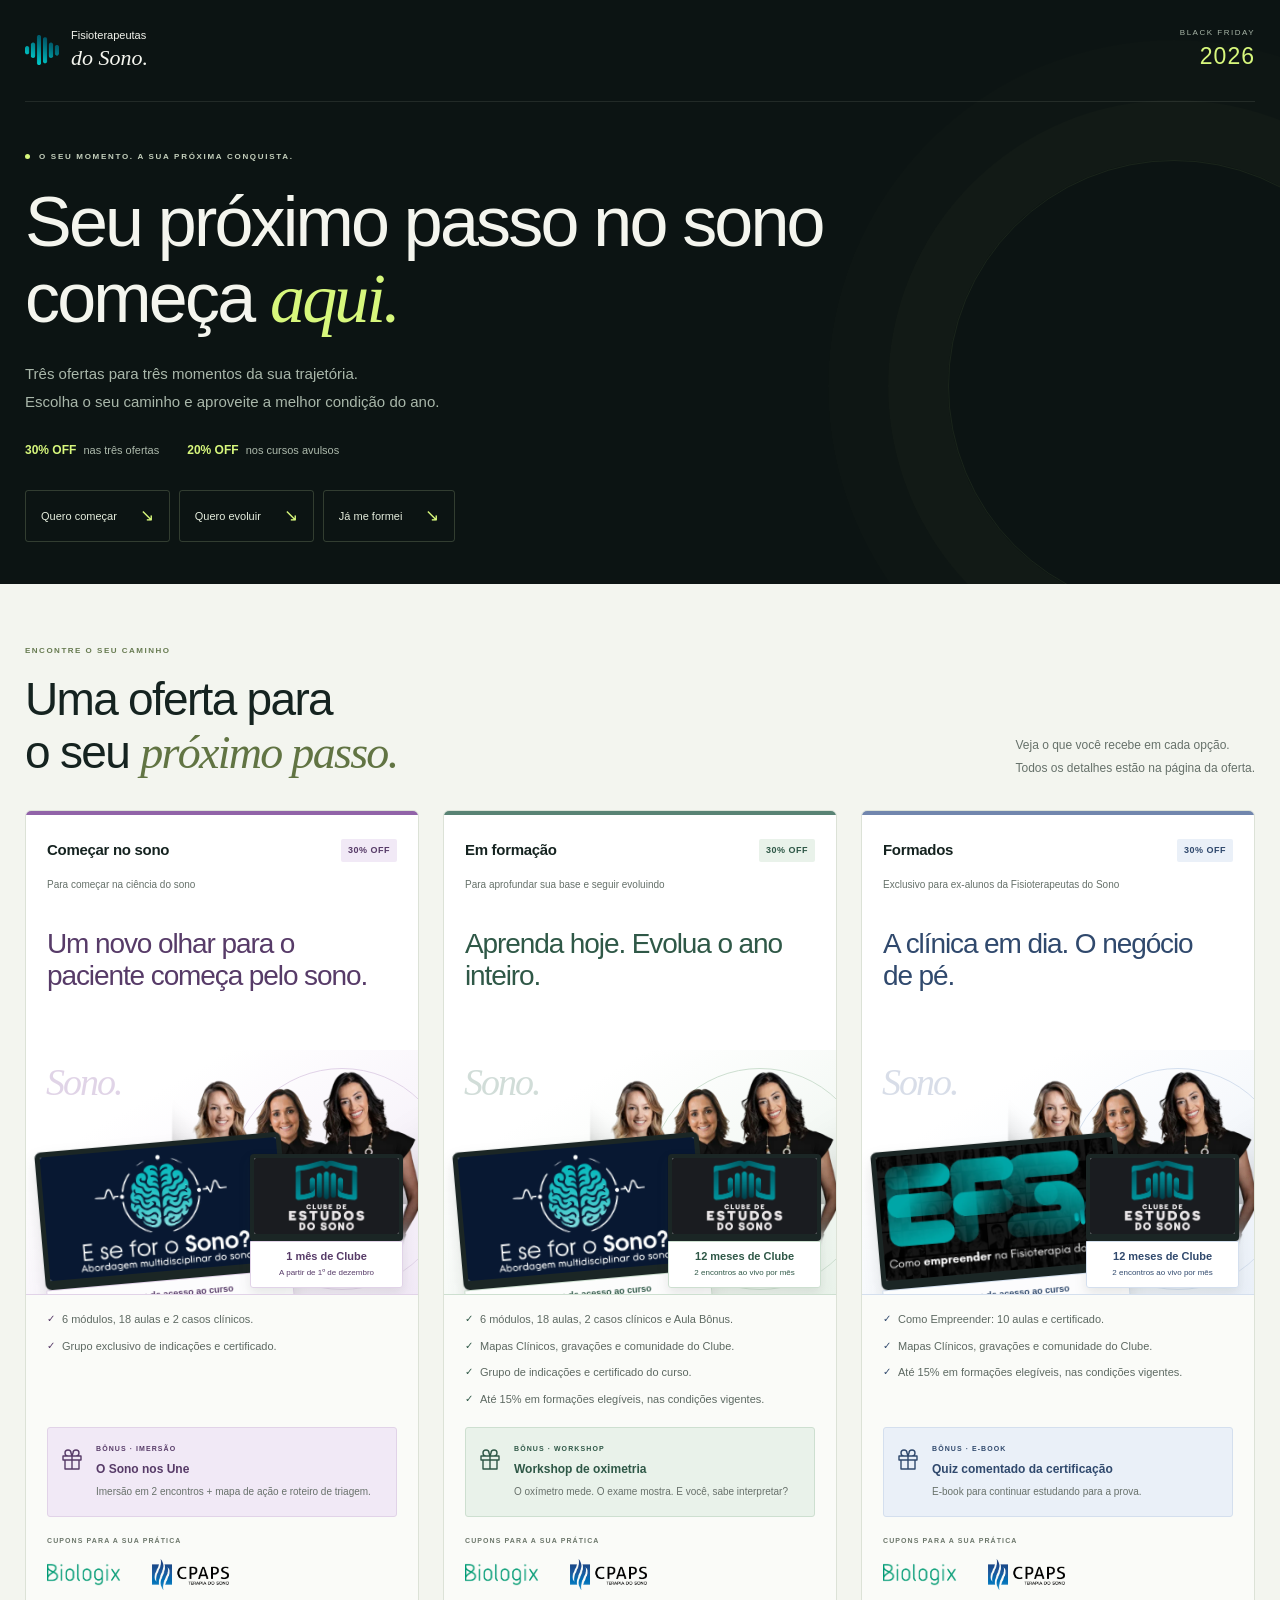
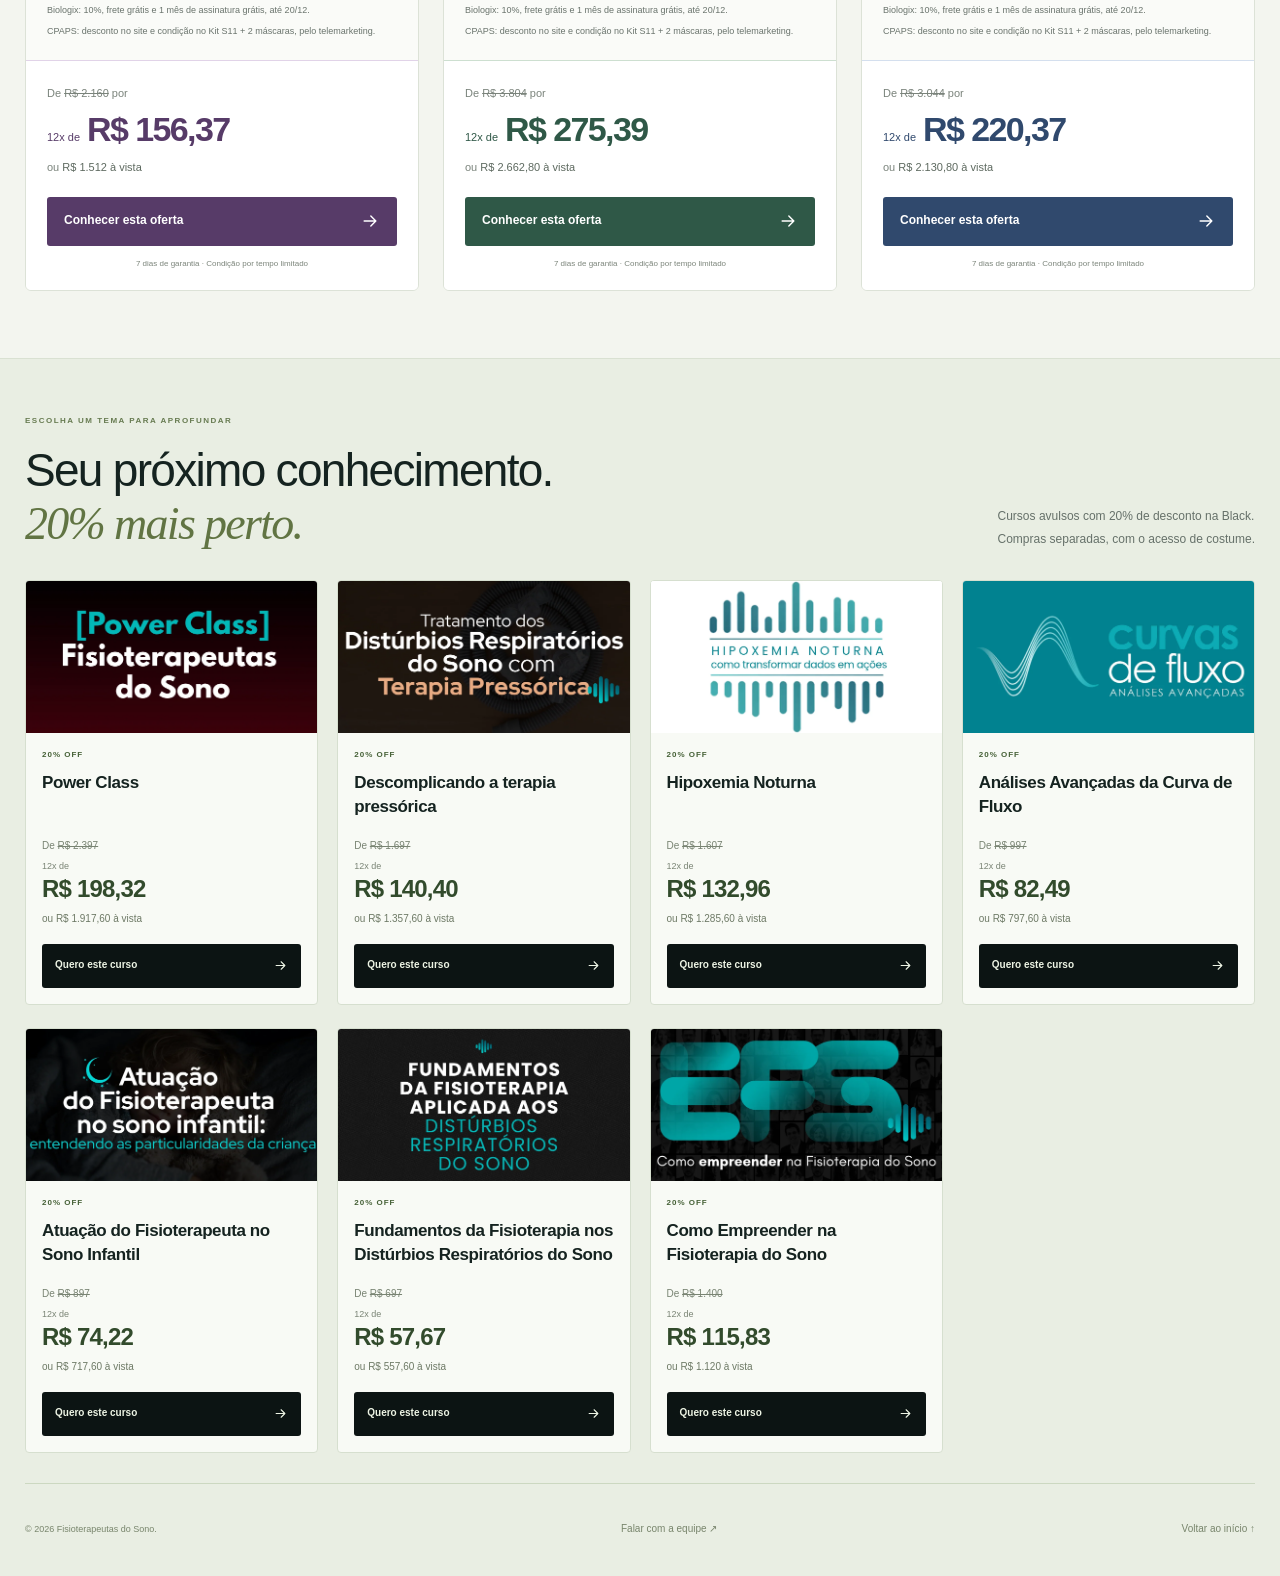
<file: black2026/index.html>
<!doctype html>
<html lang="pt-BR"><head><meta charset="utf-8"><!-- Google Tag Manager -->
<script>(function(w,d,s,l,i){w[l]=w[l]||[];w[l].push({'gtm.start':
new Date().getTime(),event:'gtm.js'});var f=d.getElementsByTagName(s)[0],
j=d.createElement(s),dl=l!='dataLayer'?'&l='+l:'';j.async=true;j.src=
'https://www.googletagmanager.com/gtm.js?id='+i+dl;f.parentNode.insertBefore(j,f);
})(window,document,'script','dataLayer','GTM-TF9PPGQC');</script>
<!-- End Google Tag Manager --><meta name="viewport" content="width=device-width, initial-scale=1"><meta name="theme-color" content="#0c1413"><meta name="robots" content="noindex,nofollow"><meta name="referrer" content="strict-origin-when-cross-origin"><title>Black Friday 2026 | Fisioterapeutas do Sono</title><meta name="description" content="Três ofertas para o seu próximo passo no sono: Começar no sono, Em formação e Formados. Até 30% de desconto e cursos avulsos com 20% OFF."><meta property="og:title" content="Seu próximo passo no sono começa aqui · Black Friday 2026"><meta property="og:description" content="Escolha a oferta para o seu momento. Conheça os cursos, os combos e os bônus da Black Fisioterapeutas do Sono."><meta property="og:type" content="website"><meta property="og:image" content="https://fisioterapeutasdosonomkt.com.br/assets/img/missao-black-friday.png"><link rel="canonical" href="https://fisioterapeutasdosonomkt.com.br/black2026/"><link rel="icon" href="assets/img/marca-oficial.png" type="image/png"><link rel="stylesheet" href="styles.css?v=20261116-hub"><script src="config.js?v=20261116-hub" defer></script><script src="tracking.js?v=20261116-hub" defer></script><script src="app.js?v=20261116-hub" defer></script></head>
<body><!-- Google Tag Manager (noscript) -->
<noscript><iframe src="https://www.googletagmanager.com/ns.html?id=GTM-TF9PPGQC" height="0" width="0" style="display:none;visibility:hidden" title="Google Tag Manager"></iframe></noscript>
<!-- End Google Tag Manager (noscript) --><a class="skip-link" href="#ofertas">Pular para as ofertas</a><main>
<section class="intro content-block" id="inicio" aria-labelledby="titulo-principal" data-block="abertura"><div class="container"><header class="site-header"><a class="brand" href="#inicio" aria-label="Fisioterapeutas do Sono, início"><img src="assets/img/marca-oficial.png" alt="" class="" width="872" height="757" loading="eager" decoding="async"><span>Fisioterapeutas<br><em>do Sono.</em></span></a><p class="edition">BLACK FRIDAY <strong>2026</strong></p></header><div class="intro-copy"><p class="eyebrow"><span aria-hidden="true"></span>O SEU MOMENTO. A SUA PRÓXIMA CONQUISTA.</p><h1 id="titulo-principal">Seu próximo passo no sono<br>começa <em>aqui.</em></h1><p class="intro-description">Três ofertas para três momentos da sua trajetória.<br class="desktop-only"> Escolha o seu caminho e aproveite a melhor condição do ano.</p><div class="campaign-benefits"><span><strong>30% OFF</strong> nas três ofertas</span><span><strong>20% OFF</strong> nos cursos avulsos</span></div><nav class="jump-links" aria-label="Escolha seu momento"><a href="#oferta-comecar">Quero começar <span aria-hidden="true">↘</span></a><a href="#oferta-emformacao">Quero evoluir <span aria-hidden="true">↘</span></a><a href="#oferta-formados">Já me formei <span aria-hidden="true">↘</span></a></nav></div></div></section>
<section class="offers content-block" id="ofertas" aria-labelledby="ofertas-titulo" data-block="ofertas"><div class="container"><div class="section-heading"><div><p class="eyebrow dark">ENCONTRE O SEU CAMINHO</p><h2 id="ofertas-titulo">Uma oferta para<br>o seu <em>próximo passo.</em></h2></div><p>Veja o que você recebe em cada opção.<br>Todos os detalhes estão na página da oferta.</p></div><div class="offer-grid"><article class="offer-card comecar" id="oferta-comecar" aria-labelledby="titulo-comecar">
<div class="offer-heading"><div class="offer-topline"><p class="offer-name">Começar no sono</p><span class="offer-discount">30% OFF</span></div><p class="offer-audience">Para começar na ciência do sono</p><h3 id="titulo-comecar">Um novo olhar para o paciente começa pelo sono.</h3></div>
<figure class="offer-visual" aria-label="Tudo o que você recebe na oferta Começar no sono">
<div class="visual-stage"><span class="visual-word" aria-hidden="true">Sono.</span><img src="assets/img/imagem-04.webp" alt="Flávia Baggio Nerbass, Liliane Mendes e Rafaela Andrade" class="faculty-photo" width="600" height="588" loading="eager" decoding="async">
<div class="product-main"><div class="device-frame"><img src="assets/img/imagem-13.webp" alt="E se for o Sono?" class="" width="1200" height="630" loading="eager" decoding="async"></div><p>24 meses de acesso ao curso</p></div>
<div class="product-club"><div class="device-frame"><img src="assets/img/imagem-14.webp" alt="Clube de Estudos do Sono" class="" width="1200" height="630" loading="lazy" decoding="async"></div><p><strong>1 mês de Clube</strong><span>A partir de 1º de dezembro</span></p></div></div>
<figcaption class="visual-details"><ul class="delivery-list"><li>6 módulos, 18 aulas e 2 casos clínicos.</li><li>Grupo exclusivo de indicações e certificado.</li></ul>
<div class="gift-package"><svg viewBox="0 0 24 24" fill="none" aria-hidden="true"><path d="M3 8h18v4H3zM5 12v9h14v-9M12 8v13M12 8H8a3 3 0 1 1 3-3l1 3Zm0 0h4a3 3 0 1 0-3-3l-1 3Z" stroke="currentColor" stroke-width="1.4" stroke-linejoin="round"/></svg><div><span class="gift-type">BÔNUS · IMERSÃO</span><p><strong>O Sono nos Une</strong><span>Imersão em 2 encontros + mapa de ação e roteiro de triagem.</span></p></div></div>
<div class="partner-package"><p class="partner-title">CUPONS PARA A SUA PRÁTICA</p><div class="partner-logos"><img src="assets/img/imagem-40.webp" alt="Biologix" class="" width="351" height="101" loading="lazy" decoding="async"><img src="assets/img/imagem-41.webp" alt="CPAPS" class="" width="946" height="382" loading="lazy" decoding="async"></div><p>Biologix: 10%, frete grátis e 1 mês de assinatura grátis, até 20/12.</p><p>CPAPS: desconto no site e condição no Kit S11 + 2 máscaras, pelo telemarketing.</p></div>
<p class="limited-gift" data-bonus-limited><img src="assets/img/imagem-42.webp" alt="" class="" width="1200" height="630" loading="lazy" decoding="async"><span><strong>+ Aula 1 de Hipoxemia Noturna</strong>Para entradas até 18/11, às 7h de Brasília.</span></p></figcaption></figure>
<div class="offer-action"><p class="old-price">De <s>R$ 2.160</s> por</p><p class="installment"><span>12x de</span> <strong>R$ 156,37</strong></p><p class="cash-price">ou <strong>R$ 1.512 à vista</strong></p><a class="button offer-button" data-offer="comecar" href="https://fisioterapeutasdosonomkt.com.br/comecar/">Conhecer esta oferta <svg viewBox="0 0 24 24" fill="none" aria-hidden="true"><path d="M5 12h14m-6-6 6 6-6 6" stroke="currentColor" stroke-width="1.7" stroke-linecap="round" stroke-linejoin="round"/></svg></a><p class="offer-assurance">7 dias de garantia · Condição por tempo limitado</p></div></article><article class="offer-card emformacao" id="oferta-emformacao" aria-labelledby="titulo-emformacao">
<div class="offer-heading"><div class="offer-topline"><p class="offer-name">Em formação</p><span class="offer-discount">30% OFF</span></div><p class="offer-audience">Para aprofundar sua base e seguir evoluindo</p><h3 id="titulo-emformacao">Aprenda hoje. Evolua o ano inteiro.</h3></div>
<figure class="offer-visual" aria-label="Tudo o que você recebe na oferta Em formação">
<div class="visual-stage"><span class="visual-word" aria-hidden="true">Sono.</span><img src="assets/img/imagem-04.webp" alt="Flávia Baggio Nerbass, Liliane Mendes e Rafaela Andrade" class="faculty-photo" width="600" height="588" loading="lazy" decoding="async">
<div class="product-main"><div class="device-frame"><img src="assets/img/imagem-13.webp" alt="E se for o Sono?" class="" width="1200" height="630" loading="lazy" decoding="async"></div><p>24 meses de acesso ao curso</p></div>
<div class="product-club"><div class="device-frame"><img src="assets/img/imagem-14.webp" alt="Clube de Estudos do Sono" class="" width="1200" height="630" loading="lazy" decoding="async"></div><p><strong>12 meses de Clube</strong><span>2 encontros ao vivo por mês</span></p></div></div>
<figcaption class="visual-details"><ul class="delivery-list"><li>6 módulos, 18 aulas, 2 casos clínicos e Aula Bônus.</li><li>Mapas Clínicos, gravações e comunidade do Clube.</li><li>Grupo de indicações e certificado do curso.</li><li>Até 15% em formações elegíveis, nas condições vigentes.</li></ul>
<div class="gift-package"><svg viewBox="0 0 24 24" fill="none" aria-hidden="true"><path d="M3 8h18v4H3zM5 12v9h14v-9M12 8v13M12 8H8a3 3 0 1 1 3-3l1 3Zm0 0h4a3 3 0 1 0-3-3l-1 3Z" stroke="currentColor" stroke-width="1.4" stroke-linejoin="round"/></svg><div><span class="gift-type">BÔNUS · WORKSHOP</span><p><strong>Workshop de oximetria</strong><span>O oxímetro mede. O exame mostra. E você, sabe interpretar?</span></p></div></div>
<div class="partner-package"><p class="partner-title">CUPONS PARA A SUA PRÁTICA</p><div class="partner-logos"><img src="assets/img/imagem-40.webp" alt="Biologix" class="" width="351" height="101" loading="lazy" decoding="async"><img src="assets/img/imagem-41.webp" alt="CPAPS" class="" width="946" height="382" loading="lazy" decoding="async"></div><p>Biologix: 10%, frete grátis e 1 mês de assinatura grátis, até 20/12.</p><p>CPAPS: desconto no site e condição no Kit S11 + 2 máscaras, pelo telemarketing.</p></div>
<p class="limited-gift" data-bonus-limited><img src="assets/img/imagem-42.webp" alt="" class="" width="1200" height="630" loading="lazy" decoding="async"><span><strong>+ Aula 1 de Hipoxemia Noturna</strong>Para entradas até 18/11, às 7h de Brasília.</span></p></figcaption></figure>
<div class="offer-action"><p class="old-price">De <s>R$ 3.804</s> por</p><p class="installment"><span>12x de</span> <strong>R$ 275,39</strong></p><p class="cash-price">ou <strong>R$ 2.662,80 à vista</strong></p><a class="button offer-button" data-offer="emformacao" href="https://fisioterapeutasdosonomkt.com.br/emformacao/">Conhecer esta oferta <svg viewBox="0 0 24 24" fill="none" aria-hidden="true"><path d="M5 12h14m-6-6 6 6-6 6" stroke="currentColor" stroke-width="1.7" stroke-linecap="round" stroke-linejoin="round"/></svg></a><p class="offer-assurance">7 dias de garantia · Condição por tempo limitado</p></div></article><article class="offer-card formados" id="oferta-formados" aria-labelledby="titulo-formados">
<div class="offer-heading"><div class="offer-topline"><p class="offer-name">Formados</p><span class="offer-discount">30% OFF</span></div><p class="offer-audience">Exclusivo para ex-alunos da Fisioterapeutas do Sono</p><h3 id="titulo-formados">A clínica em dia. O negócio de pé.</h3></div>
<figure class="offer-visual" aria-label="Tudo o que você recebe na oferta Formados">
<div class="visual-stage"><span class="visual-word" aria-hidden="true">Sono.</span><img src="assets/img/imagem-04.webp" alt="Flávia Baggio Nerbass, Liliane Mendes e Rafaela Andrade" class="faculty-photo" width="600" height="588" loading="lazy" decoding="async">
<div class="product-main"><div class="device-frame"><img src="assets/img/imagem-60.webp" alt="Como Empreender na Fisioterapia do Sono" class="" width="1200" height="630" loading="lazy" decoding="async"></div><p>24 meses de acesso ao curso</p></div>
<div class="product-club"><div class="device-frame"><img src="assets/img/imagem-14.webp" alt="Clube de Estudos do Sono" class="" width="1200" height="630" loading="lazy" decoding="async"></div><p><strong>12 meses de Clube</strong><span>2 encontros ao vivo por mês</span></p></div></div>
<figcaption class="visual-details"><ul class="delivery-list"><li>Como Empreender: 10 aulas e certificado.</li><li>Mapas Clínicos, gravações e comunidade do Clube.</li><li>Até 15% em formações elegíveis, nas condições vigentes.</li></ul>
<div class="gift-package"><svg viewBox="0 0 24 24" fill="none" aria-hidden="true"><path d="M3 8h18v4H3zM5 12v9h14v-9M12 8v13M12 8H8a3 3 0 1 1 3-3l1 3Zm0 0h4a3 3 0 1 0-3-3l-1 3Z" stroke="currentColor" stroke-width="1.4" stroke-linejoin="round"/></svg><div><span class="gift-type">BÔNUS · E-BOOK</span><p><strong>Quiz comentado da certificação</strong><span>E-book para continuar estudando para a prova.</span></p></div></div>
<div class="partner-package"><p class="partner-title">CUPONS PARA A SUA PRÁTICA</p><div class="partner-logos"><img src="assets/img/imagem-40.webp" alt="Biologix" class="" width="351" height="101" loading="lazy" decoding="async"><img src="assets/img/imagem-41.webp" alt="CPAPS" class="" width="946" height="382" loading="lazy" decoding="async"></div><p>Biologix: 10%, frete grátis e 1 mês de assinatura grátis, até 20/12.</p><p>CPAPS: desconto no site e condição no Kit S11 + 2 máscaras, pelo telemarketing.</p></div>
<p class="limited-gift" data-bonus-limited><img src="assets/img/imagem-42.webp" alt="" class="" width="1200" height="630" loading="lazy" decoding="async"><span><strong>+ Aula 1 de Hipoxemia Noturna</strong>Para entradas até 18/11, às 7h de Brasília.</span></p></figcaption></figure>
<div class="offer-action"><p class="old-price">De <s>R$ 3.044</s> por</p><p class="installment"><span>12x de</span> <strong>R$ 220,37</strong></p><p class="cash-price">ou <strong>R$ 2.130,80 à vista</strong></p><a class="button offer-button" data-offer="formados" href="https://fisioterapeutasdosonomkt.com.br/formados/">Conhecer esta oferta <svg viewBox="0 0 24 24" fill="none" aria-hidden="true"><path d="M5 12h14m-6-6 6 6-6 6" stroke="currentColor" stroke-width="1.7" stroke-linecap="round" stroke-linejoin="round"/></svg></a><p class="offer-assurance">7 dias de garantia · Condição por tempo limitado</p></div></article></div></div></section>
<section class="courses content-block" id="cursos" aria-labelledby="cursos-titulo" data-block="avulsos"><div class="container"><div class="section-heading"><div><p class="eyebrow dark">ESCOLHA UM TEMA PARA APROFUNDAR</p><h2 id="cursos-titulo">Seu próximo conhecimento.<br><em>20% mais perto.</em></h2></div><p>Cursos avulsos com 20% de desconto na Black.<br>Compras separadas, com o acesso de costume.</p></div><div class="course-grid"><article class="course-card"><img src="assets/img/imagem-58.webp" alt="Power Class" class="course-cover" width="1200" height="630" loading="lazy" decoding="async"><div class="course-body"><p class="course-discount">20% OFF</p><h3>Power Class</h3><div class="course-price"><p class="course-old">De <s>R$ 2.397</s></p><p class="course-installment"><span>12x de</span><strong>R$ 198,32</strong></p><p class="course-cash">ou R$ 1.917,60 à vista</p></div><a class="button course-button" data-checkout="power_class" href="https://pay.hotmart.com/W108149733I?off=i1vpaz65&amp;checkoutMode=10" target="_blank" rel="noopener noreferrer">Quero este curso <svg viewBox="0 0 24 24" fill="none" aria-hidden="true"><path d="M5 12h14m-6-6 6 6-6 6" stroke="currentColor" stroke-width="1.7" stroke-linecap="round" stroke-linejoin="round"/></svg></a></div></article><article class="course-card"><img src="assets/img/imagem-59.webp" alt="Descomplicando a terapia pressórica" class="course-cover" width="1200" height="630" loading="lazy" decoding="async"><div class="course-body"><p class="course-discount">20% OFF</p><h3>Descomplicando a terapia pressórica</h3><div class="course-price"><p class="course-old">De <s>R$ 1.697</s></p><p class="course-installment"><span>12x de</span><strong>R$ 140,40</strong></p><p class="course-cash">ou R$ 1.357,60 à vista</p></div><a class="button course-button" data-checkout="terapia_pressorica" href="https://pay.hotmart.com/G41793528I?off=6xo2isus&amp;checkoutMode=10" target="_blank" rel="noopener noreferrer">Quero este curso <svg viewBox="0 0 24 24" fill="none" aria-hidden="true"><path d="M5 12h14m-6-6 6 6-6 6" stroke="currentColor" stroke-width="1.7" stroke-linecap="round" stroke-linejoin="round"/></svg></a></div></article><article class="course-card"><img src="assets/img/imagem-42.webp" alt="Hipoxemia Noturna" class="course-cover" width="1200" height="630" loading="lazy" decoding="async"><div class="course-body"><p class="course-discount">20% OFF</p><h3>Hipoxemia Noturna</h3><div class="course-price"><p class="course-old">De <s>R$ 1.607</s></p><p class="course-installment"><span>12x de</span><strong>R$ 132,96</strong></p><p class="course-cash">ou R$ 1.285,60 à vista</p></div><a class="button course-button" data-checkout="hipoxemia" href="https://pay.hotmart.com/R108149554R?off=eubpv77u&amp;checkoutMode=10" target="_blank" rel="noopener noreferrer">Quero este curso <svg viewBox="0 0 24 24" fill="none" aria-hidden="true"><path d="M5 12h14m-6-6 6 6-6 6" stroke="currentColor" stroke-width="1.7" stroke-linecap="round" stroke-linejoin="round"/></svg></a></div></article><article class="course-card"><img src="assets/img/imagem-61.webp" alt="Análises Avançadas da Curva de Fluxo" class="course-cover" width="1200" height="630" loading="lazy" decoding="async"><div class="course-body"><p class="course-discount">20% OFF</p><h3>Análises Avançadas da Curva de Fluxo</h3><div class="course-price"><p class="course-old">De <s>R$ 997</s></p><p class="course-installment"><span>12x de</span><strong>R$ 82,49</strong></p><p class="course-cash">ou R$ 797,60 à vista</p></div><a class="button course-button" data-checkout="curva_fluxo" href="https://pay.hotmart.com/F51348768Y?checkoutMode=6&amp;off=xdbybsux&amp;offDiscount=BLACKCURVAS2026" target="_blank" rel="noopener noreferrer">Quero este curso <svg viewBox="0 0 24 24" fill="none" aria-hidden="true"><path d="M5 12h14m-6-6 6 6-6 6" stroke="currentColor" stroke-width="1.7" stroke-linecap="round" stroke-linejoin="round"/></svg></a></div></article><article class="course-card"><img src="assets/img/imagem-62.webp" alt="Atuação do Fisioterapeuta no Sono Infantil" class="course-cover" width="1200" height="630" loading="lazy" decoding="async"><div class="course-body"><p class="course-discount">20% OFF</p><h3>Atuação do Fisioterapeuta no Sono Infantil</h3><div class="course-price"><p class="course-old">De <s>R$ 897</s></p><p class="course-installment"><span>12x de</span><strong>R$ 74,22</strong></p><p class="course-cash">ou R$ 717,60 à vista</p></div><a class="button course-button" data-checkout="sono_infantil" href="https://pay.hotmart.com/Y108149756D?off=o5acbw7p&amp;checkoutMode=10" target="_blank" rel="noopener noreferrer">Quero este curso <svg viewBox="0 0 24 24" fill="none" aria-hidden="true"><path d="M5 12h14m-6-6 6 6-6 6" stroke="currentColor" stroke-width="1.7" stroke-linecap="round" stroke-linejoin="round"/></svg></a></div></article><article class="course-card"><img src="assets/img/imagem-63.webp" alt="Fundamentos da Fisioterapia nos Distúrbios Respiratórios do Sono" class="course-cover" width="1200" height="630" loading="lazy" decoding="async"><div class="course-body"><p class="course-discount">20% OFF</p><h3>Fundamentos da Fisioterapia nos Distúrbios Respiratórios do Sono</h3><div class="course-price"><p class="course-old">De <s>R$ 697</s></p><p class="course-installment"><span>12x de</span><strong>R$ 57,67</strong></p><p class="course-cash">ou R$ 557,60 à vista</p></div><a class="button course-button" data-checkout="fundamentos" href="https://pay.hotmart.com/N108149677P?off=a92bhxaa&amp;checkoutMode=10" target="_blank" rel="noopener noreferrer">Quero este curso <svg viewBox="0 0 24 24" fill="none" aria-hidden="true"><path d="M5 12h14m-6-6 6 6-6 6" stroke="currentColor" stroke-width="1.7" stroke-linecap="round" stroke-linejoin="round"/></svg></a></div></article><article class="course-card"><img src="assets/img/imagem-60.webp" alt="Como Empreender na Fisioterapia do Sono" class="course-cover" width="1200" height="630" loading="lazy" decoding="async"><div class="course-body"><p class="course-discount">20% OFF</p><h3>Como Empreender na Fisioterapia do Sono</h3><div class="course-price"><p class="course-old">De <s>R$ 1.400</s></p><p class="course-installment"><span>12x de</span><strong>R$ 115,83</strong></p><p class="course-cash">ou R$ 1.120 à vista</p></div><a class="button course-button" data-checkout="empreender" href="https://pay.hotmart.com/R108149587E?off=fnd43hgu&amp;checkoutMode=10" target="_blank" rel="noopener noreferrer">Quero este curso <svg viewBox="0 0 24 24" fill="none" aria-hidden="true"><path d="M5 12h14m-6-6 6 6-6 6" stroke="currentColor" stroke-width="1.7" stroke-linecap="round" stroke-linejoin="round"/></svg></a></div></article></div><footer><p>© 2026 Fisioterapeutas do Sono.</p><a href="https://wa.link/ckaxg3" target="_blank" rel="noopener noreferrer">Falar com a equipe ↗</a><a href="#inicio">Voltar ao início ↑</a></footer></div></section>
</main></body></html>
</file>
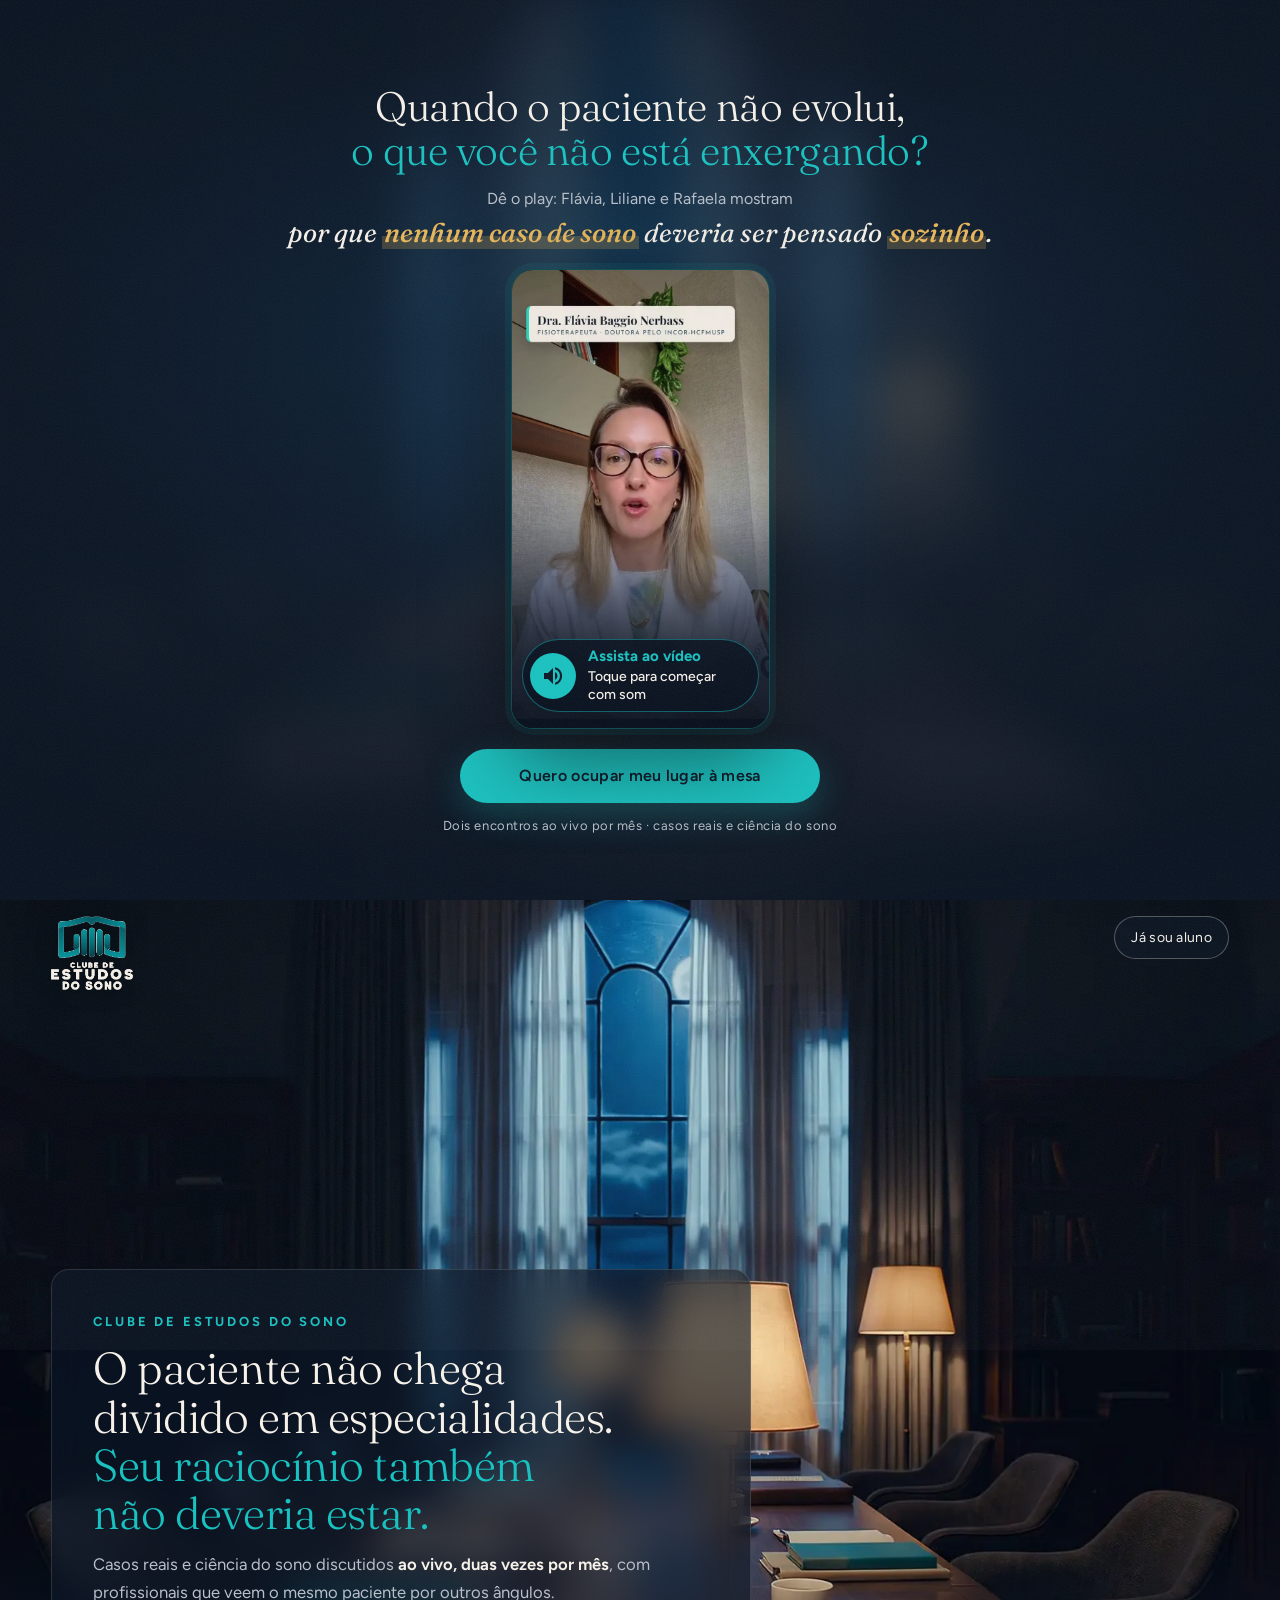
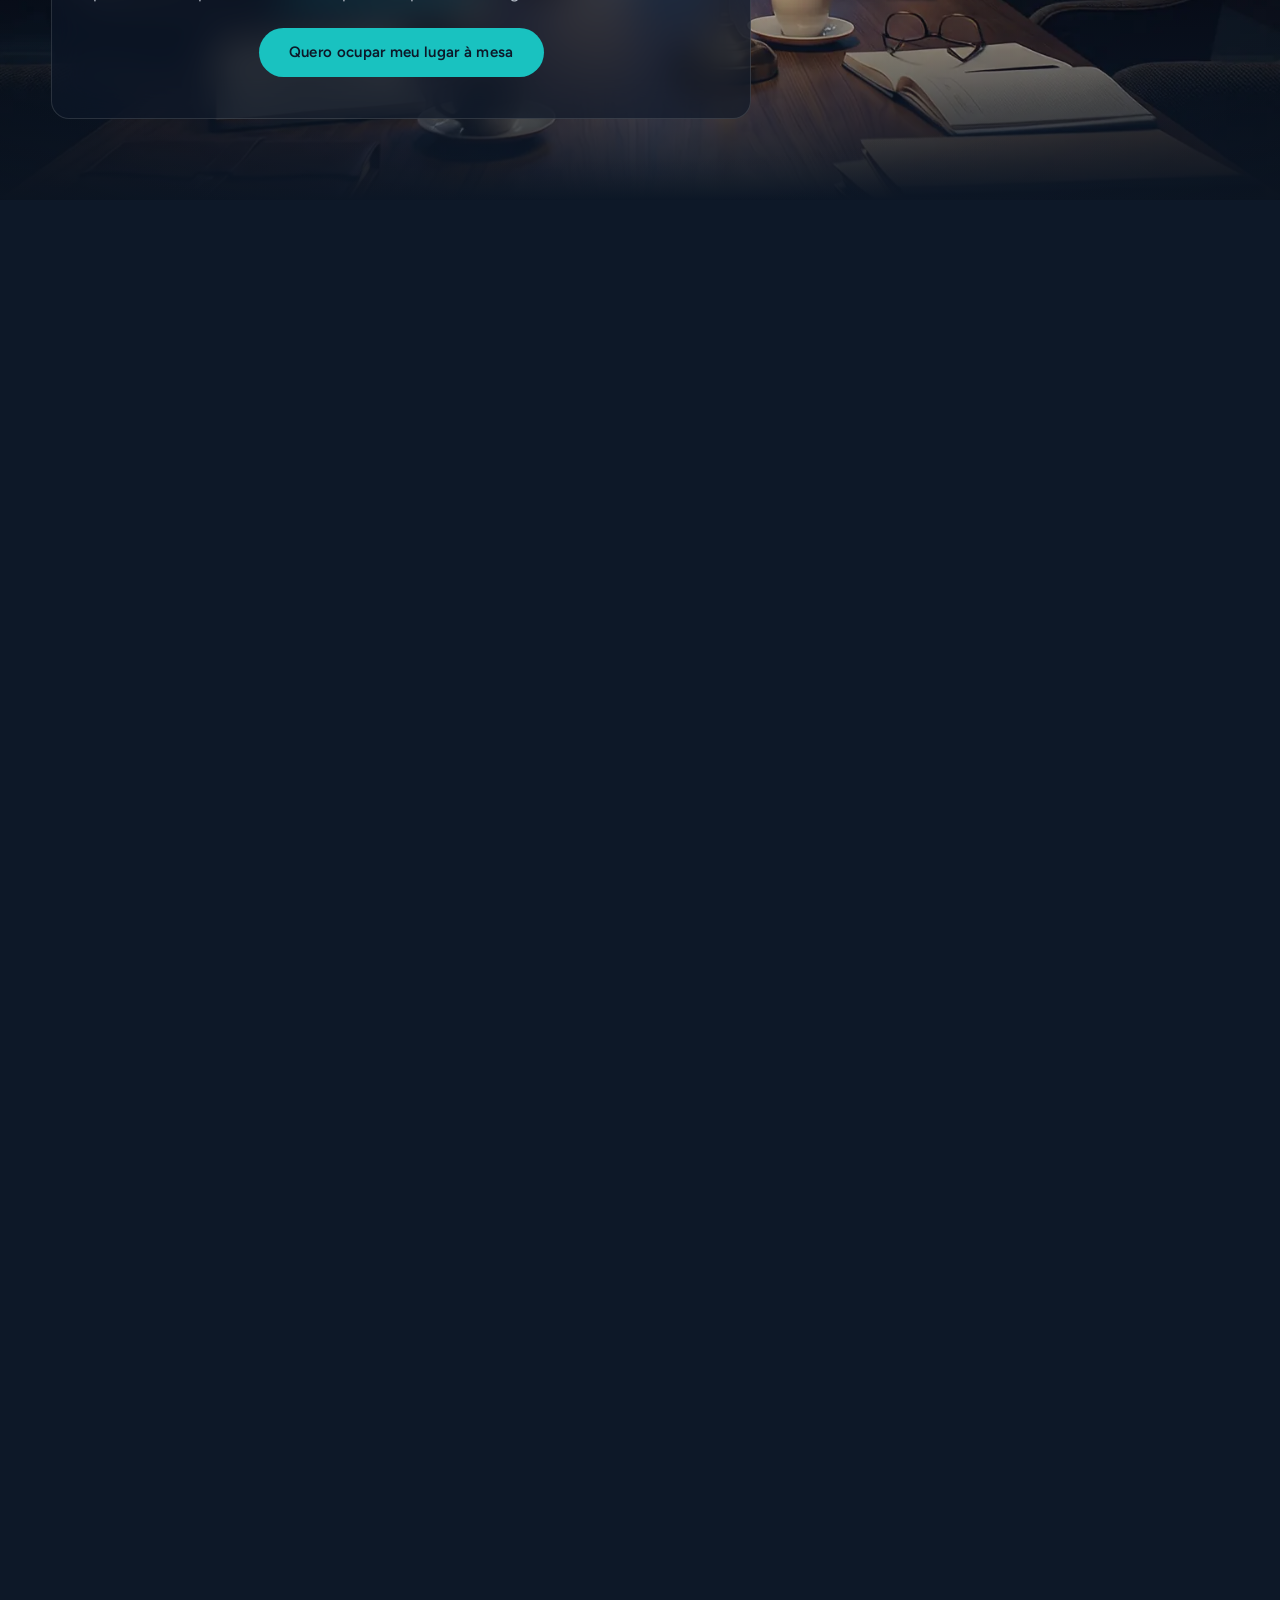
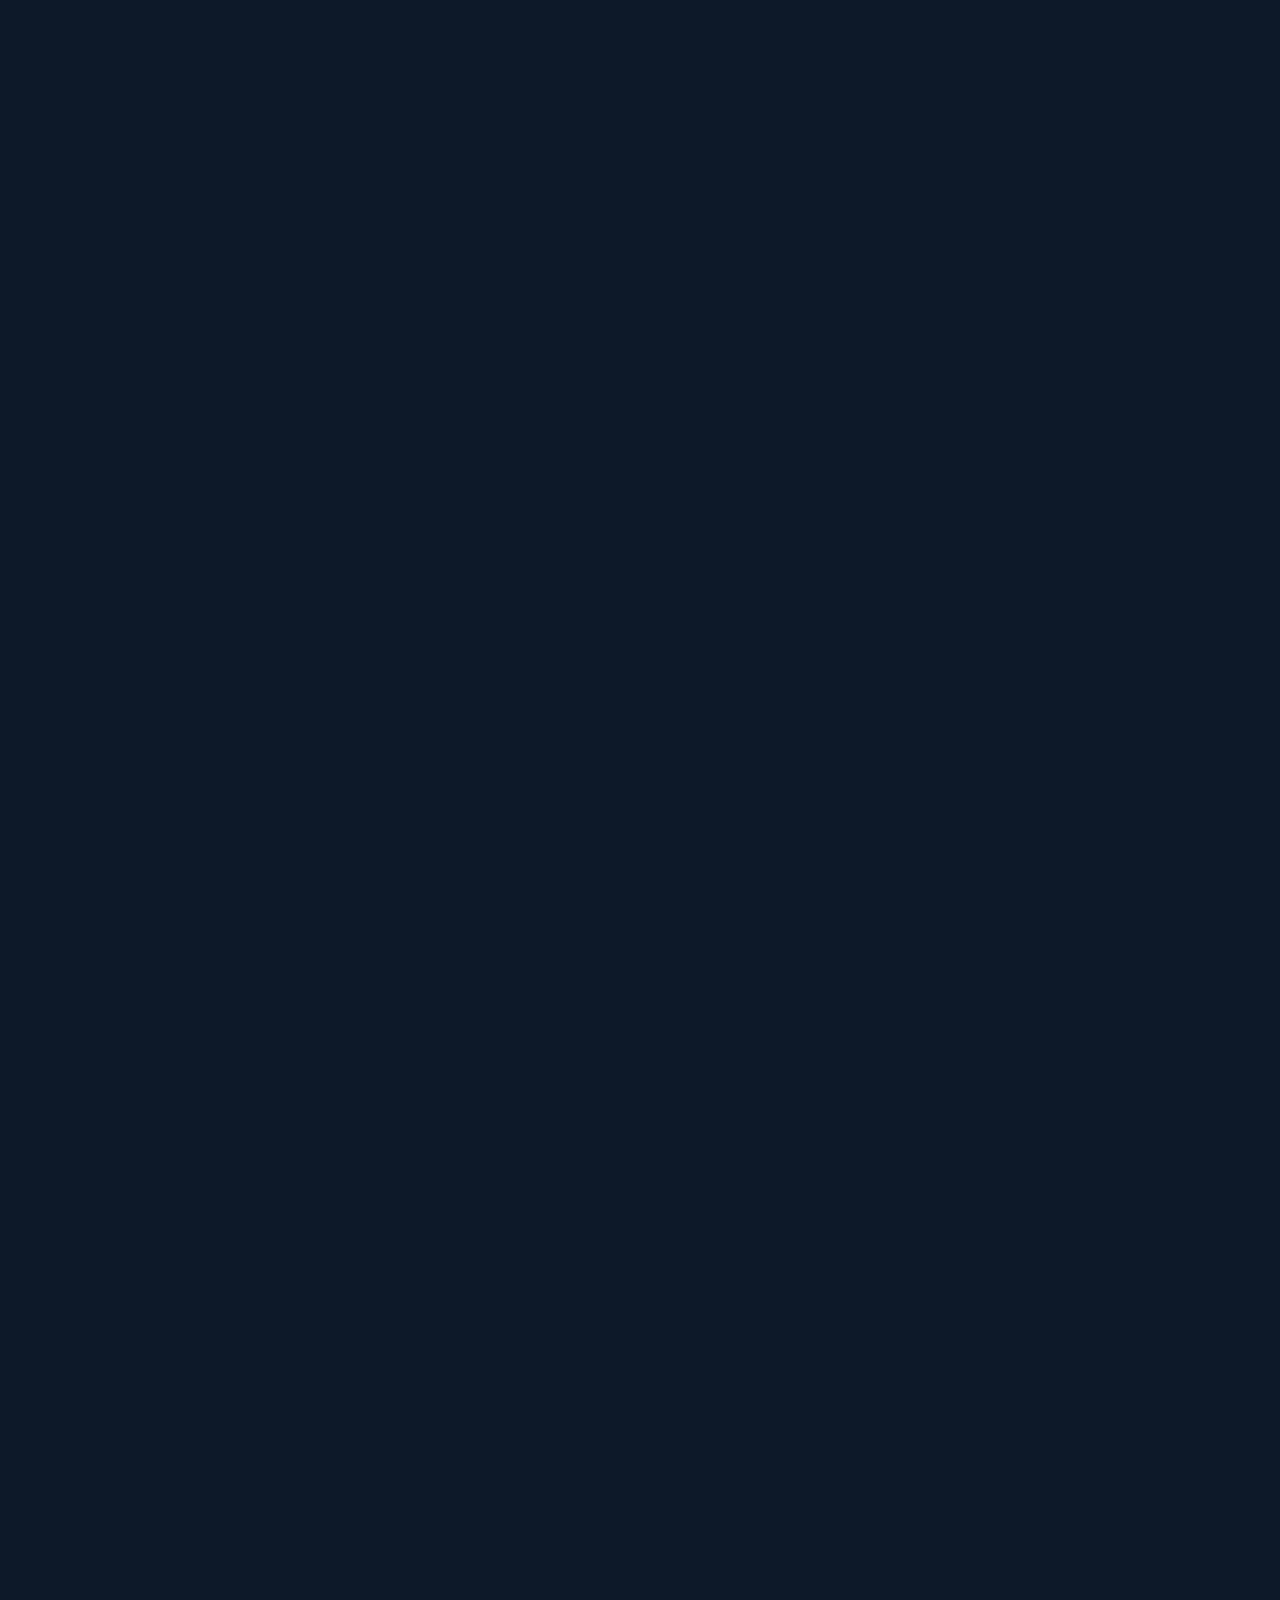
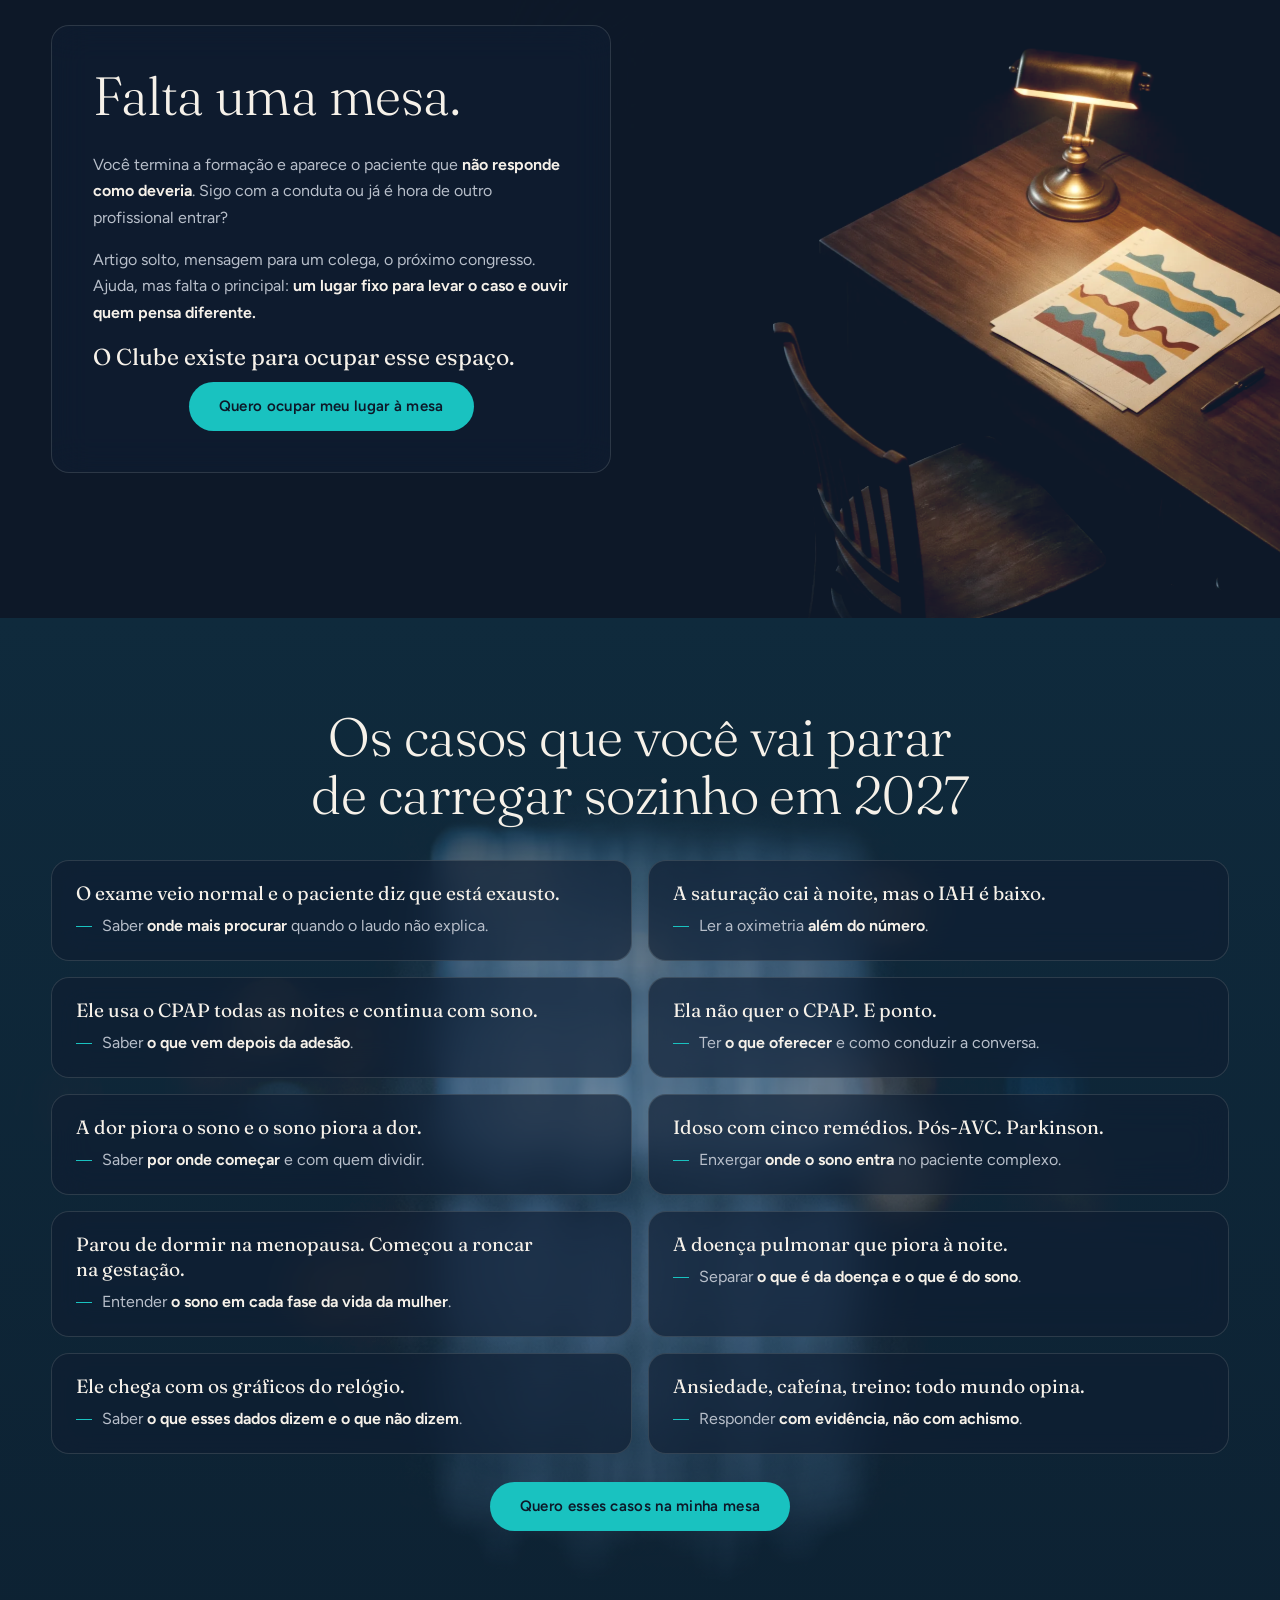
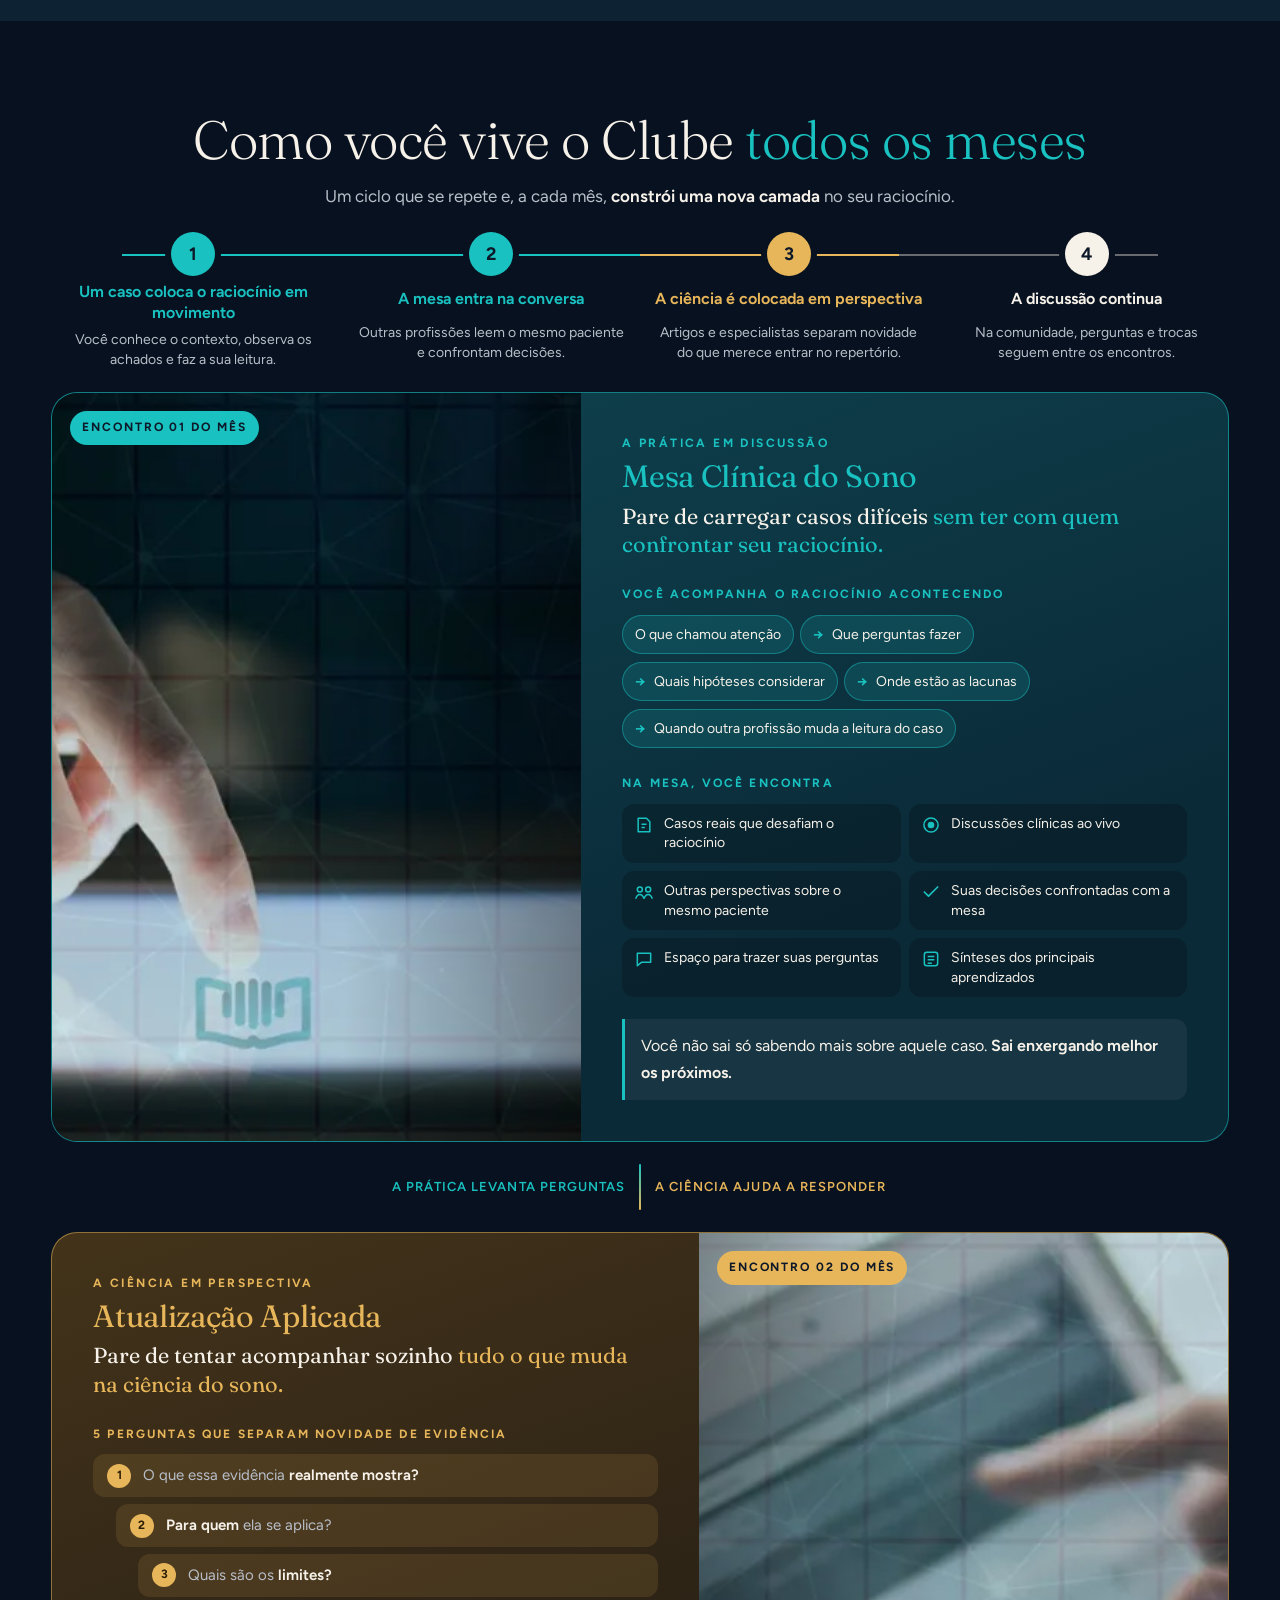
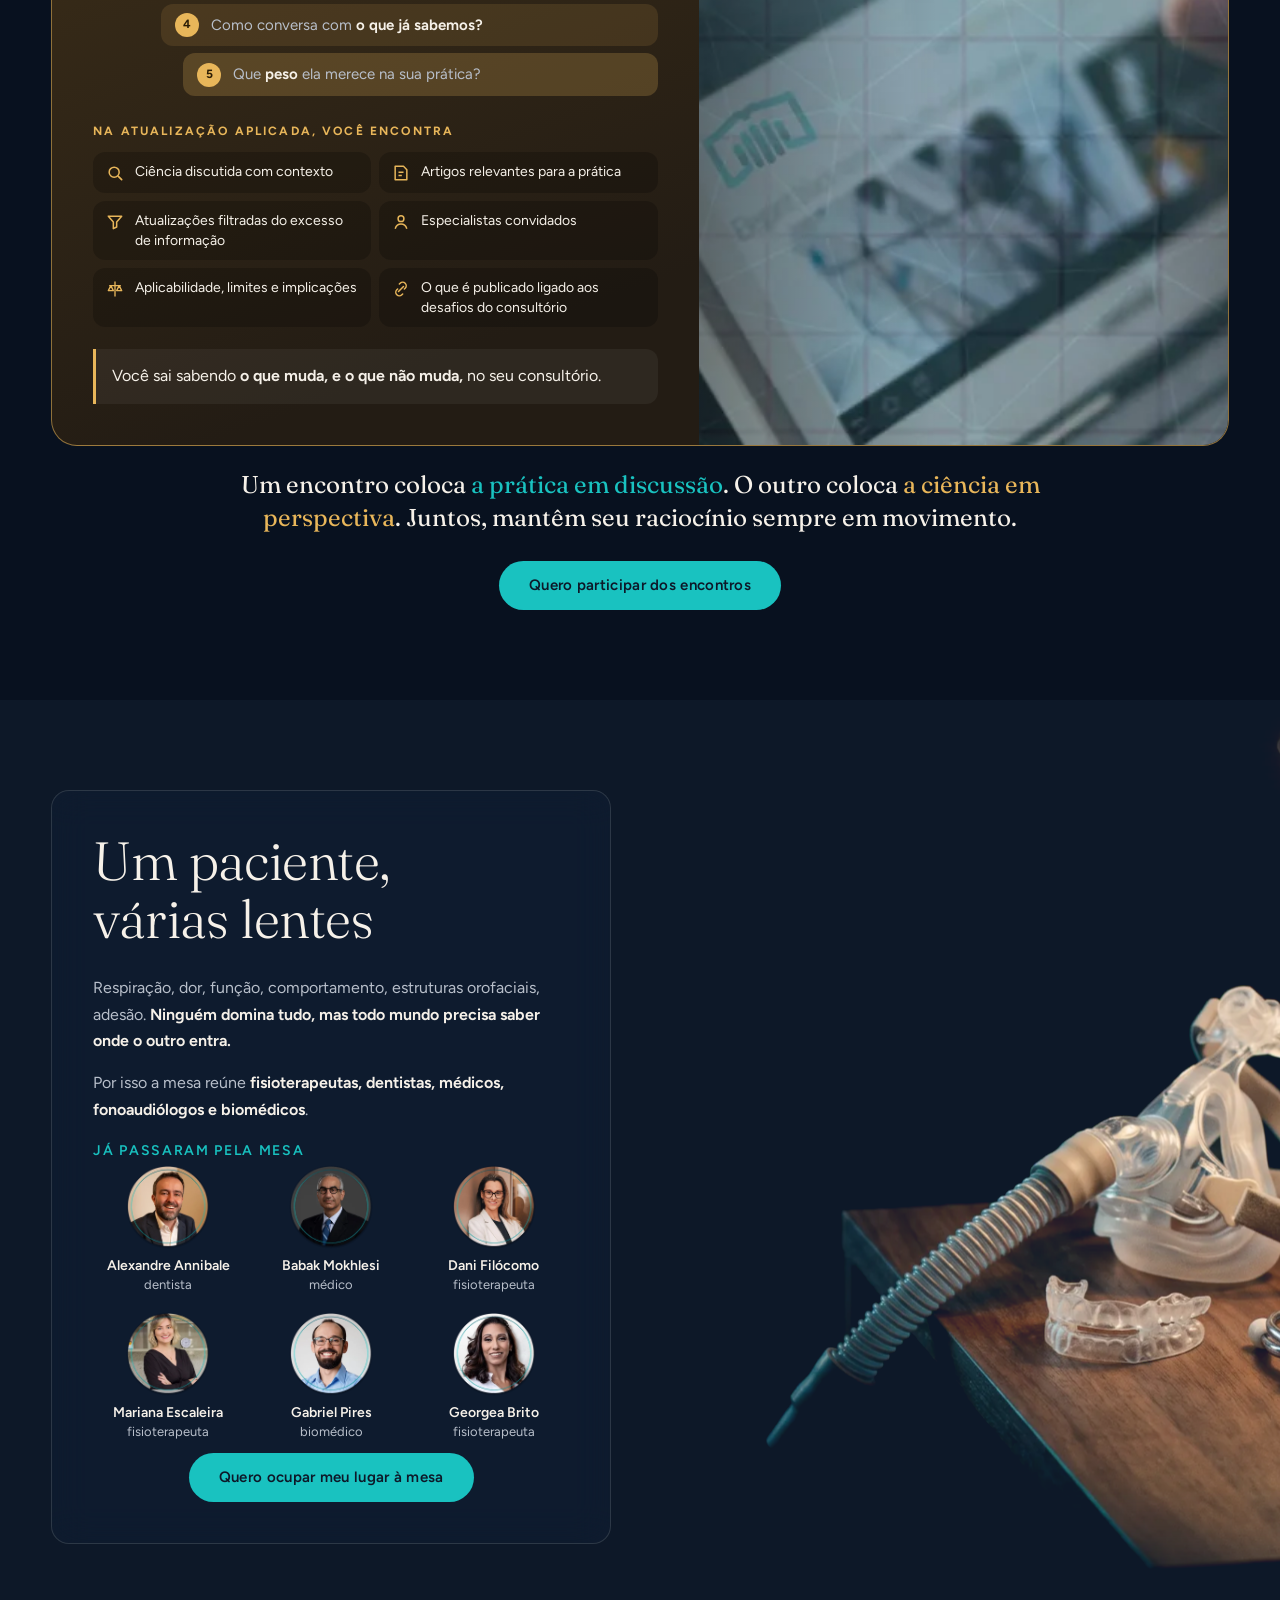
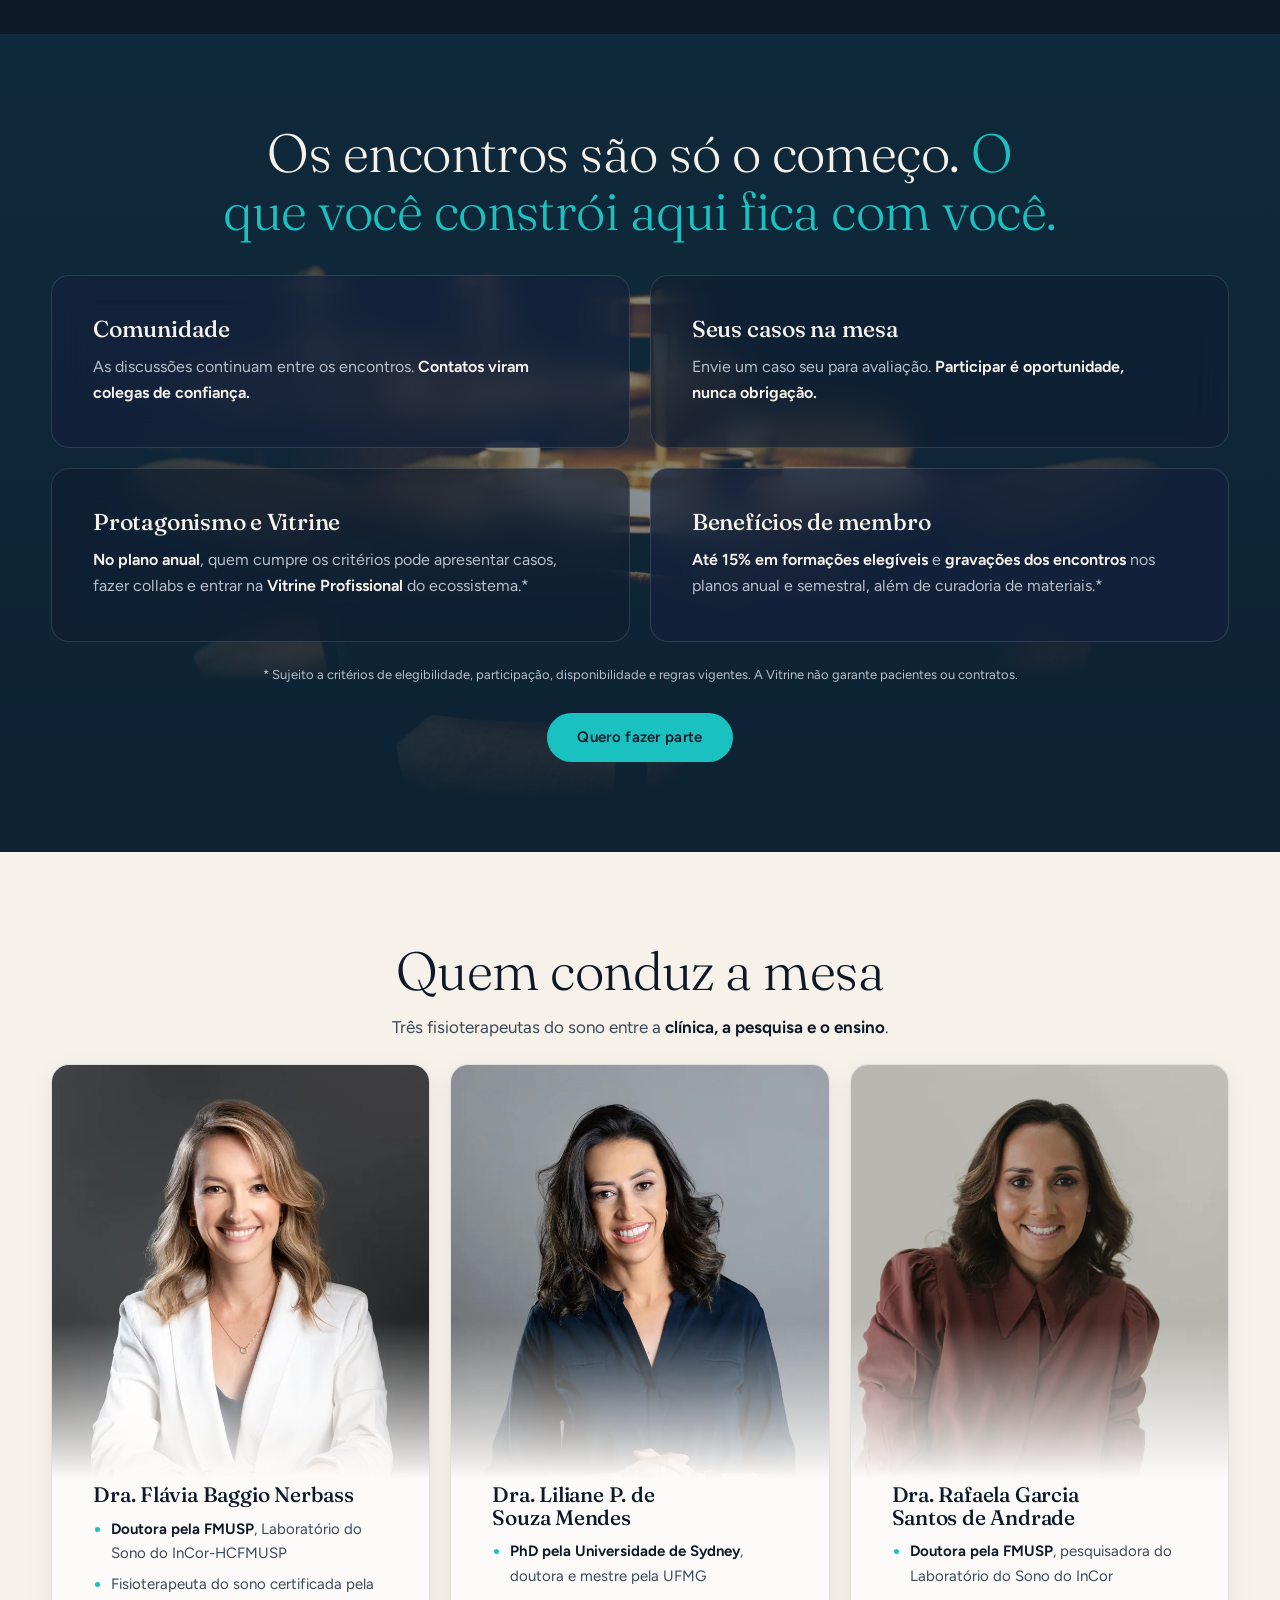
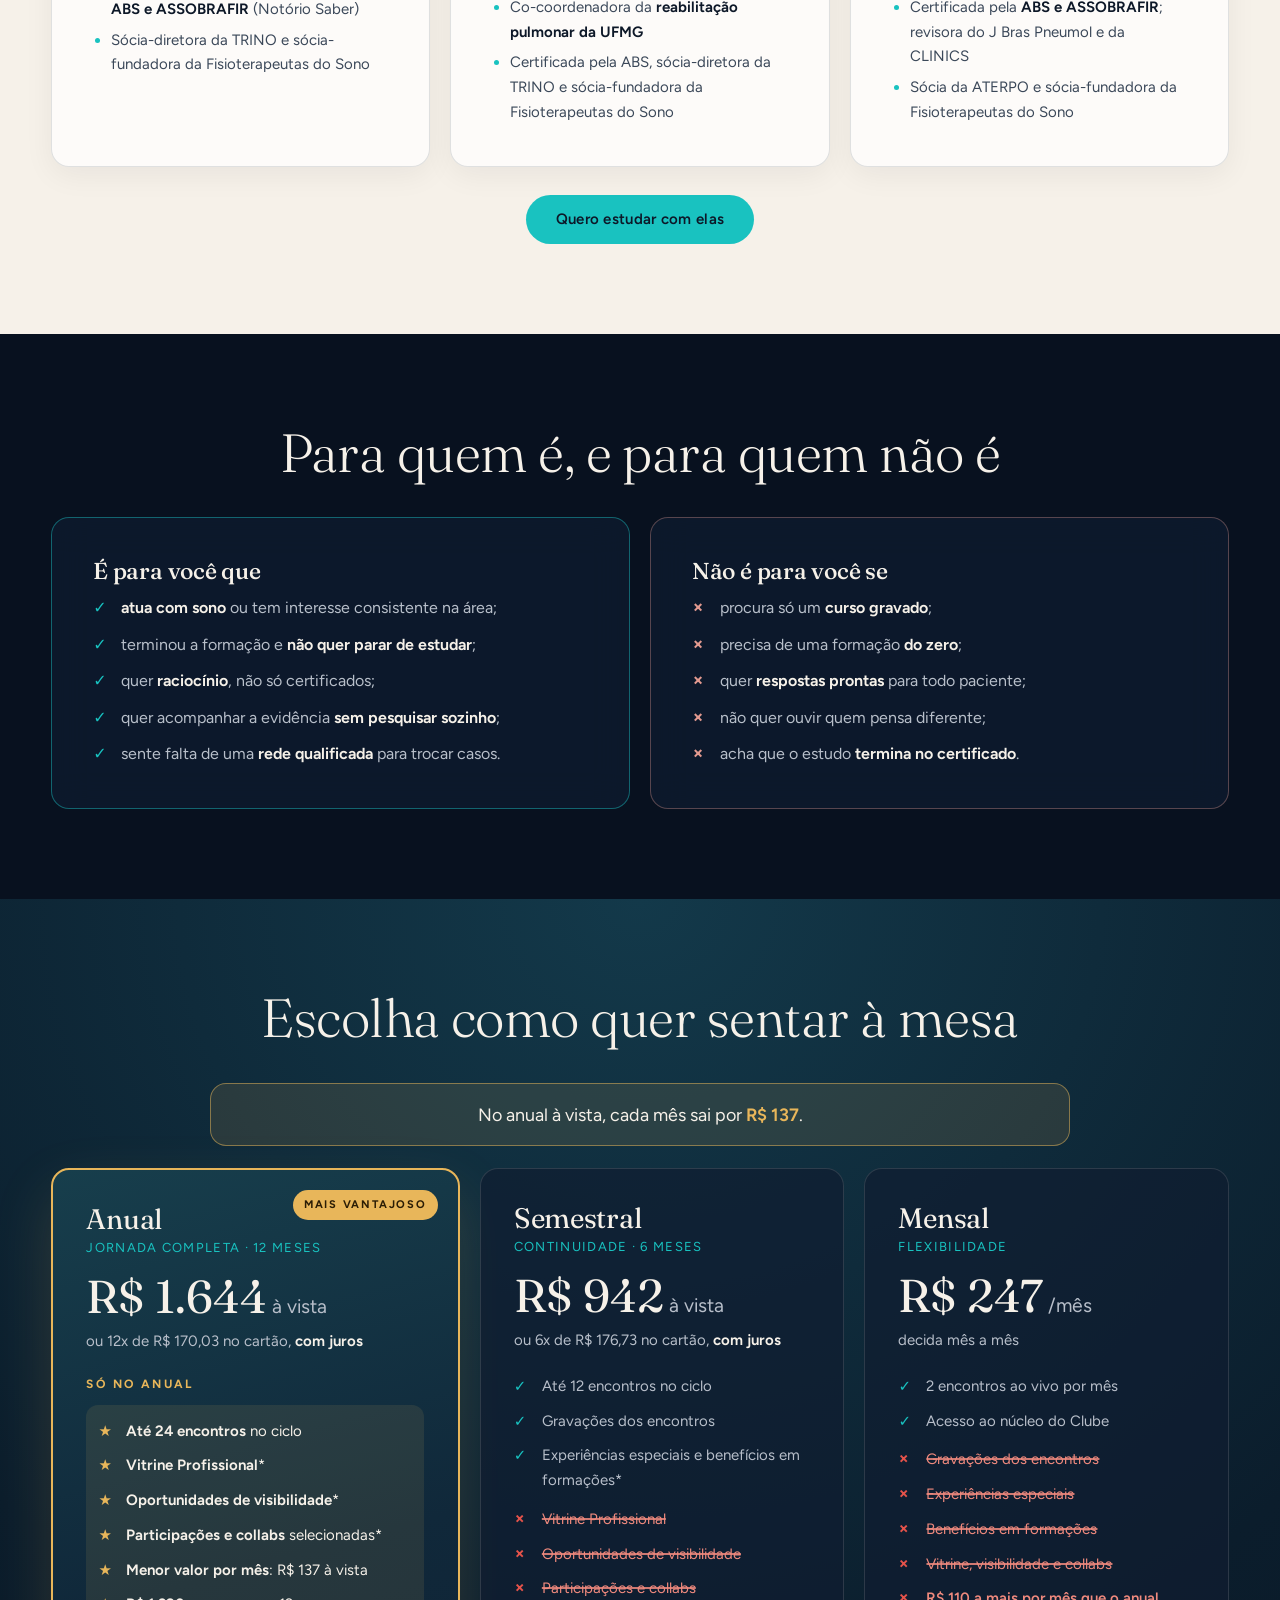
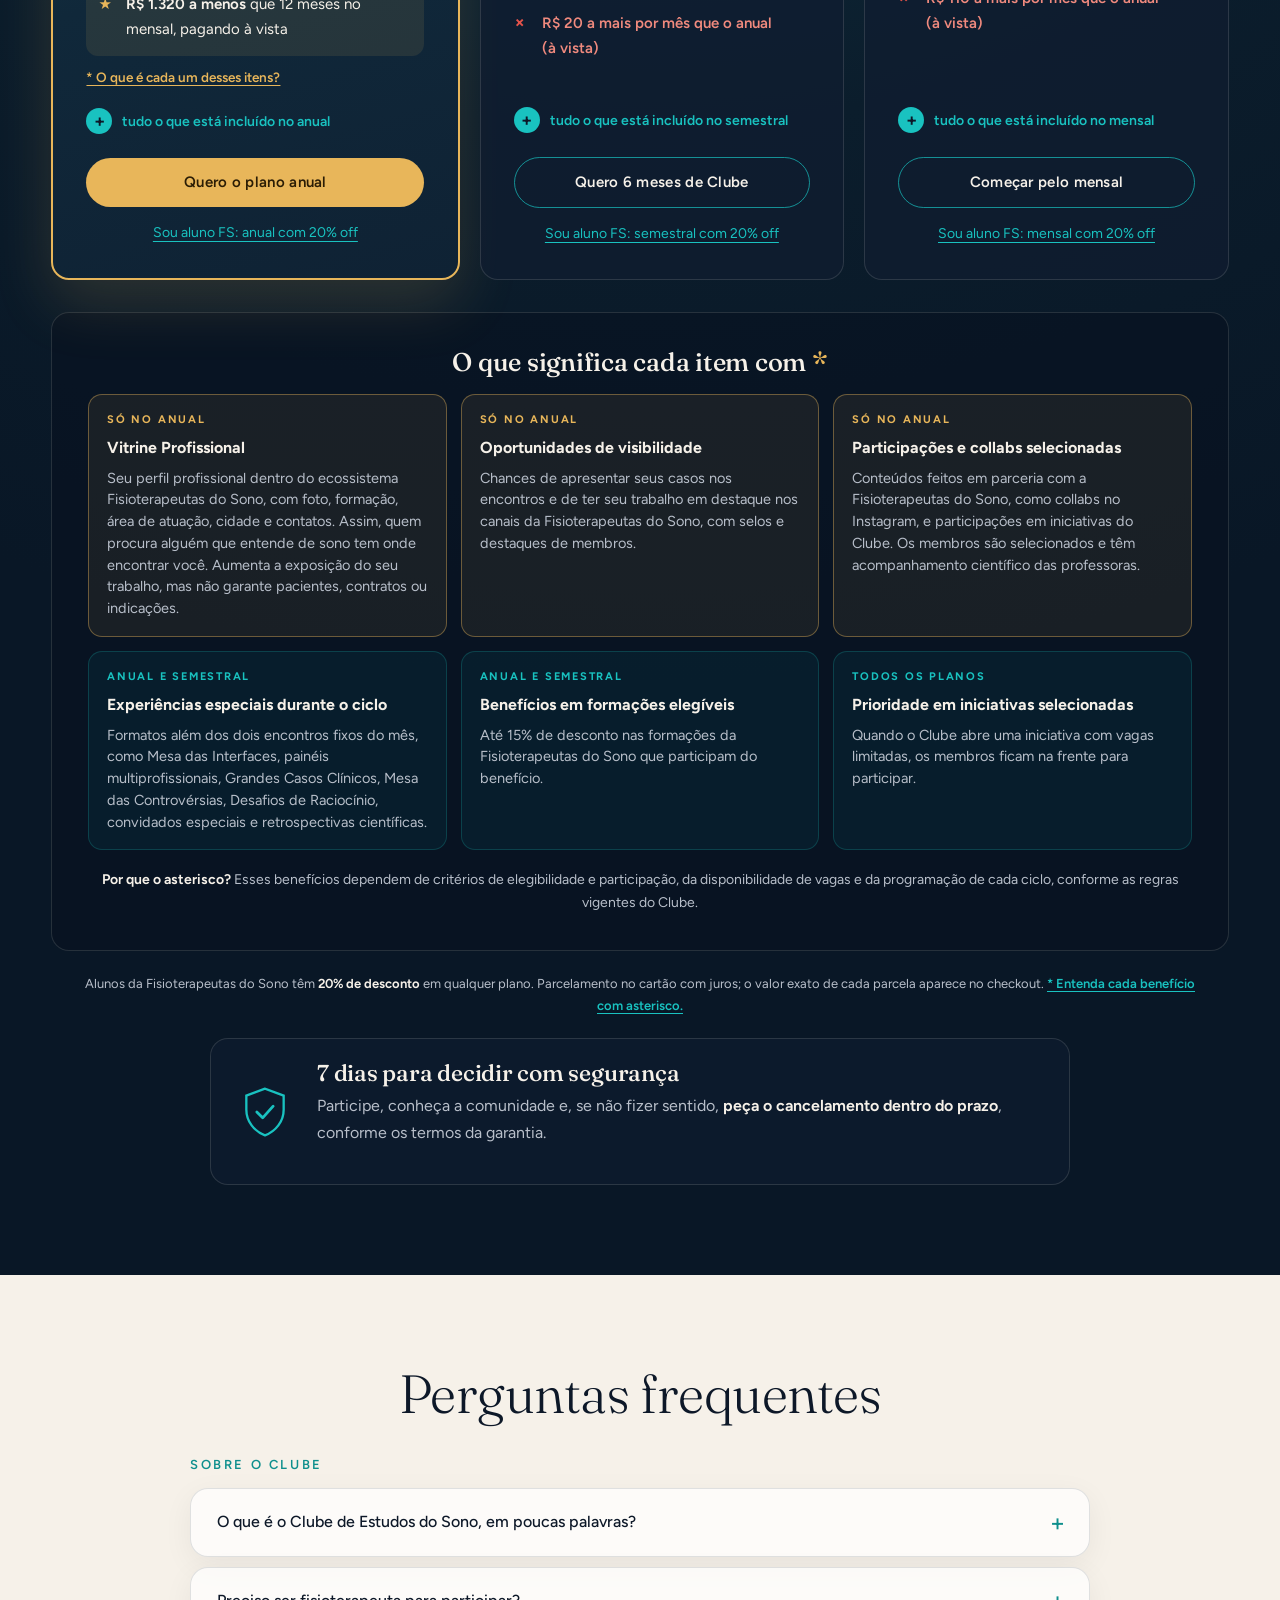
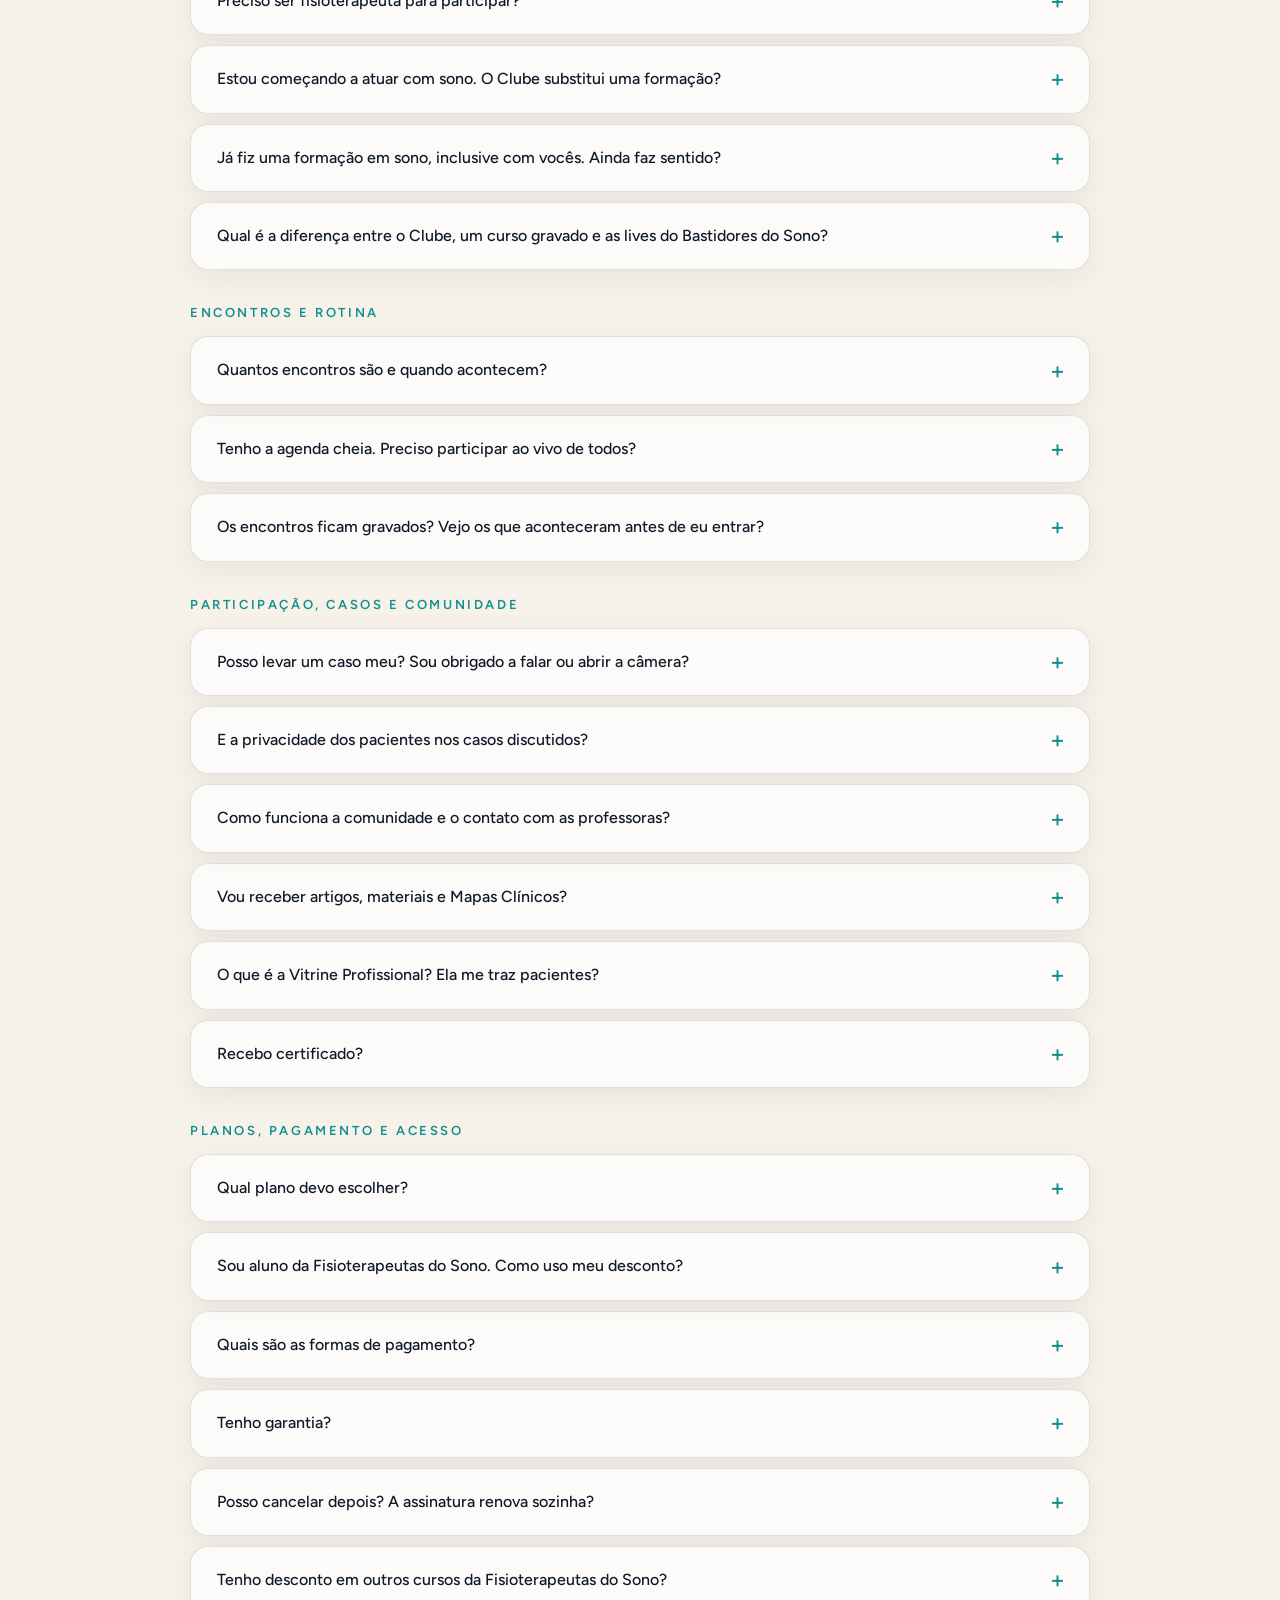
<file: clube/index.html>
<!doctype html>
<html lang="pt-BR">
<head>
  <meta charset="utf-8">
  <!-- Google Tag Manager (carrega Pixel da Meta 1091758051420402, GA4 G-PNS8GJSF5W e Google Ads AW-369202674) -->
  <script>(function(w,d,s,l,i){w[l]=w[l]||[];w[l].push({'gtm.start':
  new Date().getTime(),event:'gtm.js'});var f=d.getElementsByTagName(s)[0],
  j=d.createElement(s),dl=l!='dataLayer'?'&l='+l:'';j.async=true;j.src=
  'https://www.googletagmanager.com/gtm.js?id='+i+dl;f.parentNode.insertBefore(j,f);
  })(window,document,'script','dataLayer','GTM-TF9PPGQC');</script>
  <!-- End Google Tag Manager -->
  <!-- Microsoft Clarity -->
  <script>
  (function(c,l,a,r,i,t,y){
      c[a]=c[a]||function(){(c[a].q=c[a].q||[]).push(arguments)};
      t=l.createElement(r);t.async=1;t.src="https://www.clarity.ms/tag/"+i;
      y=l.getElementsByTagName(r)[0];y.parentNode.insertBefore(t,y);
  })(window,document,"clarity","script","zepiqkv9ne");
  </script>
  <!-- End Microsoft Clarity -->
  <meta name="viewport" content="width=device-width, initial-scale=1">
  <title>Clube de Estudos do Sono</title>
  <meta name="description" content="Dois encontros ao vivo por mês para discutir casos reais e ciência do sono com fisioterapeutas, dentistas, médicos, fonoaudiólogos e outros profissionais. Com Flávia Baggio Nerbass, Liliane Mendes e Rafaela Andrade.">
  <meta property="og:title" content="Clube de Estudos do Sono">
  <meta property="og:description" content="O paciente não chega dividido em especialidades. Seu raciocínio também não deveria estar.">
  <meta property="og:image" content="assets/frames/desktop/f_0001.webp">
  <meta name="theme-color" content="#0d1828">
  <link rel="icon" href="assets/logo.png">
  <link rel="preconnect" href="https://fonts.googleapis.com">
  <link rel="preconnect" href="https://fonts.gstatic.com" crossorigin>
  <link href="https://fonts.googleapis.com/css2?family=Fraunces:opsz,wght@9..144,300;9..144,400;9..144,500&family=Figtree:wght@400;500;600;700&display=swap" rel="stylesheet">
  <link rel="preload" as="image" href="assets/frames/desktop/f_0001.webp">
  <link rel="stylesheet" href="estilo.css">
  <script src="tracking.js" defer></script>
</head>
<body>
<!-- Google Tag Manager (noscript) -->
<noscript><iframe src="https://www.googletagmanager.com/ns.html?id=GTM-TF9PPGQC" height="0" width="0" style="display:none;visibility:hidden" title="Google Tag Manager"></iframe></noscript>
<!-- End Google Tag Manager (noscript) -->



<main>

  <!-- 1º BLOCO: VSL (28/11/2026). Frase que puxa o play, vídeo vertical e botão.
       O vídeo começa sem som; o clique recomeça do início com som. Endereço em config.js → vsl. -->
  <section id="vsl" class="vsl-abertura">
    <div class="vsl-fundo" aria-hidden="true"></div>
    <div class="vsl-conteudo">
      <h1 class="vsl-titulo">Quando o paciente não evolui, <em>o que você não está enxergando?</em></h1>
      <p class="vsl-apoio">Dê o play: Flávia, Liliane e Rafaela mostram</p>
      <p class="vsl-frase">por que <strong>nenhum caso de sono</strong> deveria ser pensado <strong>sozinho</strong>.</p>
      <div class="vsl-moldura">
        <video class="vsl-player" playsinline muted autoplay preload="auto" poster="assets/vsl/vsl-capa.webp" aria-label="Vídeo do Clube de Estudos do Sono"></video>
        <button class="vsl-som" type="button">
          <span class="vsl-som-caixa">
            <span class="vsl-som-icone" aria-hidden="true"><svg viewBox="0 0 24 24"><path fill="currentColor" d="M3 9v6h4l5 5V4L7 9H3zm13.5 3A4.5 4.5 0 0 0 14 8v8a4.5 4.5 0 0 0 2.5-4zM14 3.2v2.1a7 7 0 0 1 0 13.4v2.1a9 9 0 0 0 0-17.6z"/></svg></span>
            <span class="vsl-som-texto"><strong>Seu vídeo já começou</strong>Toque para ouvir</span>
          </span>
        </button>
      </div>
      <a href="#planos" class="botao botao--vsl" data-vsl-cta>Quero ocupar meu lugar à mesa</a>
      <p class="vsl-nota">Dois encontros ao vivo por mês · casos reais e ciência do sono</p>
    </div>
  </section>

  <!-- ABERTURA: o vídeo toca com a rolagem (janela à noite → a mesa → a cadeira vaga).
       O 1º momento já mostra nome, transformação e botão (aparece completo no celular). -->
  <section id="inicio" class="cine">
    <!-- Topo (logo + Já sou aluno): a partir do 2º bloco, para o 1º ficar só com a VSL (28/11/2026) -->
    <header class="topo">
      <a href="#inicio" class="marca" aria-label="Clube de Estudos do Sono">
        <img src="assets/logo-oficial-clara.png" alt="Clube de Estudos do Sono" class="marca-logo marca-logo--oficial">
      </a>
      <a href="https://hotmart.com/pt-br/club/fisioterapeutas-do-sono-educacao-consultoria-e-assistencia-em-saude-ltda" class="menu-cta" target="_blank" rel="noopener">Já sou aluno</a>
    </header>
    <div class="cine-palco">
      <canvas class="cine-canvas" aria-hidden="true"></canvas>
      <div class="cine-vinheta"></div>

      <div class="momento momento--abertura ativo" data-de="0" data-ate="0.3">
        <div class="painel painel--vidro">
          <p class="sobretitulo">Clube de Estudos do Sono</p>
          <h2 class="titulo-abertura">O paciente não chega dividido em especialidades. <em>Seu raciocínio também não deveria estar.</em></h2>
          <p class="apoio">Casos reais e ciência do sono discutidos <strong>ao vivo, duas vezes por mês</strong>, com profissionais que veem o mesmo paciente por outros ângulos.</p>
          <a href="#planos" class="botao">Quero ocupar meu lugar à mesa</a>
        </div>
      </div>
      <div class="momento momento--direita" data-de="0.36" data-ate="0.66">
        <div class="painel painel--vidro">
          <p class="destaque">Duas quartas por mês, <strong>uma mesa.</strong></p>
          <p class="apoio"><strong>Mesa Clínica do Sono</strong> para os casos. <strong>Atualização Aplicada</strong> para a ciência.</p>
        </div>
      </div>
      <div class="momento momento--final" data-de="0.74" data-ate="1">
        <div class="painel painel--vidro">
          <p class="destaque">Tem um <strong>lugar vago</strong> nessa mesa.</p>
          <a href="#planos" class="botao">Quero ocupar meu lugar à mesa</a>
        </div>
      </div>

      <div class="cine-dica" aria-hidden="true"><span></span>role</div>
    </div>
  </section>

  <!-- DEPOIS DA FORMAÇÃO -->
  <section id="depois" class="secao secao--a">
    <img class="arte arte--direita" src="assets/img/depois.webp" alt="" loading="lazy">
    <div class="secao-grade">
      <div class="painel revelar">
        <h2>Falta uma mesa.</h2>
        <p>Você termina a formação e aparece o paciente que <strong>não responde como deveria</strong>. Sigo com a conduta ou já é hora de outro profissional entrar?</p>
        <p>Artigo solto, mensagem para um colega, o próximo congresso. Ajuda, mas falta o principal: <strong>um lugar fixo para levar o caso e ouvir quem pensa diferente.</strong></p>
        <p class="frase">O Clube existe para ocupar esse espaço.</p>
        <a href="#planos" class="botao">Quero ocupar meu lugar à mesa</a>
      </div>
    </div>
  </section>

  <!-- DORES E DESEJOS (vindas do calendário 2027, sem citar os temas) -->
  <section id="em-2027" class="secao secao--larga secao--b">
    <img class="arte arte--fundo" src="assets/img/dores.webp" alt="" loading="lazy">
    <div class="cabecalho revelar">
      <h2>Os casos que você vai parar de carregar sozinho em 2027</h2>
    </div>
    <ul class="dores">
      <li class="painel revelar"><p class="dor">O exame veio normal e o paciente diz que está exausto.</p><p class="desejo">Saber <strong>onde mais procurar</strong> quando o laudo não explica.</p></li>
      <li class="painel revelar"><p class="dor">A saturação cai à noite, mas o IAH é baixo.</p><p class="desejo">Ler a oximetria <strong>além do número</strong>.</p></li>
      <li class="painel revelar"><p class="dor">Ele usa o CPAP todas as noites e continua com sono.</p><p class="desejo">Saber <strong>o que vem depois da adesão</strong>.</p></li>
      <li class="painel revelar"><p class="dor">Ela não quer o CPAP. E ponto.</p><p class="desejo">Ter <strong>o que oferecer</strong> e como conduzir a conversa.</p></li>
      <li class="painel revelar"><p class="dor">A dor piora o sono e o sono piora a dor.</p><p class="desejo">Saber <strong>por onde começar</strong> e com quem dividir.</p></li>
      <li class="painel revelar"><p class="dor">Idoso com cinco remédios. Pós-AVC. Parkinson.</p><p class="desejo">Enxergar <strong>onde o sono entra</strong> no paciente complexo.</p></li>
      <li class="painel revelar"><p class="dor">Parou de dormir na menopausa. Começou a roncar na gestação.</p><p class="desejo">Entender <strong>o sono em cada fase da vida da mulher</strong>.</p></li>
      <li class="painel revelar"><p class="dor">A doença pulmonar que piora à noite.</p><p class="desejo">Separar <strong>o que é da doença e o que é do sono</strong>.</p></li>
      <li class="painel revelar"><p class="dor">Ele chega com os gráficos do relógio.</p><p class="desejo">Saber <strong>o que esses dados dizem e o que não dizem</strong>.</p></li>
      <li class="painel revelar"><p class="dor">Ansiedade, cafeína, treino: todo mundo opina.</p><p class="desejo">Responder <strong>com evidência, não com achismo</strong>.</p></li>
    </ul>
    <a href="#planos" class="botao revelar">Quero esses casos na minha mesa</a>
  </section>

  <!-- COMO FUNCIONA: o ciclo do mês + os dois encontros explicados com imagem (estrutura da página oficial) -->
  <section id="como-funciona" class="secao secao--larga secao--c">
    <div class="cabecalho revelar">
      <h2>Como você vive o Clube <em>todos os meses</em></h2>
      <p>Um ciclo que se repete e, a cada mês, <strong>constrói uma nova camada</strong> no seu raciocínio.</p>
    </div>

    <ol class="ciclo revelar" aria-label="O ciclo do mês">
      <li class="ciclo--mesa"><b>1</b><strong>Um caso coloca o raciocínio em movimento</strong><span>Você conhece o contexto, observa os achados e faz a sua leitura.</span></li>
      <li class="ciclo--mesa"><b>2</b><strong>A mesa entra na conversa</strong><span>Outras profissões leem o mesmo paciente e confrontam decisões.</span></li>
      <li class="ciclo--atual"><b>3</b><strong>A ciência é colocada em perspectiva</strong><span>Artigos e especialistas separam novidade do que merece entrar no repertório.</span></li>
      <li class="ciclo--com"><b>4</b><strong>A discussão continua</strong><span>Na comunidade, perguntas e trocas seguem entre os encontros.</span></li>
    </ol>

    <!-- Encontro 1 -->
    <article class="encontro encontro--mesa revelar">
      <div class="encontro-foto">
        <img src="assets/encontros/mesa.webp" alt="Mão tocando a tela de um tablet com o símbolo do Clube" loading="lazy">
        <span class="encontro-selo">Encontro 01 do mês</span>
      </div>
      <div class="encontro-corpo">
        <p class="encontro-tag">A prática em discussão</p>
        <h3>Mesa Clínica do Sono</h3>
        <p class="encontro-dor">Pare de carregar casos difíceis <strong>sem ter com quem confrontar seu raciocínio.</strong></p>
        <p class="encontro-rotulo">Você acompanha o raciocínio acontecendo</p>
        <ol class="trilha">
          <li>O que chamou atenção</li>
          <li>Que perguntas fazer</li>
          <li>Quais hipóteses considerar</li>
          <li>Onde estão as lacunas</li>
          <li>Quando outra profissão muda a leitura do caso</li>
        </ol>
        <p class="encontro-rotulo">Na mesa, você encontra</p>
        <ul class="achados">
          <li><svg viewBox="0 0 24 24" aria-hidden="true"><path d="M5 4h10l4 4v12H5z M9 11h6M9 15h4" fill="none" stroke="currentColor" stroke-width="1.8" stroke-linejoin="round"/></svg>Casos reais que desafiam o raciocínio</li>
          <li><svg viewBox="0 0 24 24" aria-hidden="true"><circle cx="12" cy="12" r="4" fill="currentColor"/><circle cx="12" cy="12" r="8.5" fill="none" stroke="currentColor" stroke-width="1.8"/></svg>Discussões clínicas ao vivo</li>
          <li><svg viewBox="0 0 24 24" aria-hidden="true"><circle cx="7" cy="9" r="3" fill="none" stroke="currentColor" stroke-width="1.8"/><circle cx="17" cy="9" r="3" fill="none" stroke="currentColor" stroke-width="1.8"/><path d="M2 20c1-3 3-5 5-5s4 2 5 5M12 20c1-3 3-5 5-5s4 2 5 5" fill="none" stroke="currentColor" stroke-width="1.8"/></svg>Outras perspectivas sobre o mesmo paciente</li>
          <li><svg viewBox="0 0 24 24" aria-hidden="true"><path d="M4 12l5 5L20 6" fill="none" stroke="currentColor" stroke-width="2" stroke-linecap="round" stroke-linejoin="round"/></svg>Suas decisões confrontadas com a mesa</li>
          <li><svg viewBox="0 0 24 24" aria-hidden="true"><path d="M4 5h16v11H9l-5 4z" fill="none" stroke="currentColor" stroke-width="1.8" stroke-linejoin="round"/></svg>Espaço para trazer suas perguntas</li>
          <li><svg viewBox="0 0 24 24" aria-hidden="true"><rect x="4" y="4" width="16" height="16" rx="3" fill="none" stroke="currentColor" stroke-width="1.8"/><path d="M8 9h8M8 13h8M8 17h5" stroke="currentColor" stroke-width="1.8"/></svg>Sínteses dos principais aprendizados</li>
        </ul>
        <p class="encontro-sai">Você não sai só sabendo mais sobre aquele caso. <strong>Sai enxergando melhor os próximos.</strong></p>
      </div>
    </article>

    <div class="ponte revelar" aria-hidden="true"><span>a prática levanta perguntas</span><i></i><span>a ciência ajuda a responder</span></div>

    <!-- Encontro 2 -->
    <article class="encontro encontro--atual encontro--inverso revelar">
      <div class="encontro-foto">
        <img src="assets/encontros/atualizacao.webp" alt="Mão navegando em um artigo científico no tablet" loading="lazy">
        <span class="encontro-selo">Encontro 02 do mês</span>
      </div>
      <div class="encontro-corpo">
        <p class="encontro-tag">A ciência em perspectiva</p>
        <h3>Atualização Aplicada</h3>
        <p class="encontro-dor">Pare de tentar acompanhar sozinho <strong>tudo o que muda na ciência do sono.</strong></p>
        <p class="encontro-rotulo">5 perguntas que separam novidade de evidência</p>
        <ol class="filtro">
          <li><span>O que essa evidência <strong>realmente mostra?</strong></span></li>
          <li><span><strong>Para quem</strong> ela se aplica?</span></li>
          <li><span>Quais são os <strong>limites?</strong></span></li>
          <li><span>Como conversa com <strong>o que já sabemos?</strong></span></li>
          <li><span>Que <strong>peso</strong> ela merece na sua prática?</span></li>
        </ol>
        <p class="encontro-rotulo">Na Atualização Aplicada, você encontra</p>
        <ul class="achados">
          <li><svg viewBox="0 0 24 24" aria-hidden="true"><circle cx="11" cy="11" r="6" fill="none" stroke="currentColor" stroke-width="1.8"/><path d="m16 16 4 4" stroke="currentColor" stroke-width="2" stroke-linecap="round"/></svg>Ciência discutida com contexto</li>
          <li><svg viewBox="0 0 24 24" aria-hidden="true"><path d="M5 4h10l4 4v12H5z M9 11h6M9 15h4" fill="none" stroke="currentColor" stroke-width="1.8" stroke-linejoin="round"/></svg>Artigos relevantes para a prática</li>
          <li><svg viewBox="0 0 24 24" aria-hidden="true"><path d="M4 5h16l-6 7v6l-4 2v-8z" fill="none" stroke="currentColor" stroke-width="1.8" stroke-linejoin="round"/></svg>Atualizações filtradas do excesso de informação</li>
          <li><svg viewBox="0 0 24 24" aria-hidden="true"><circle cx="12" cy="8" r="3.5" fill="none" stroke="currentColor" stroke-width="1.8"/><path d="M5 20c1.2-3.5 3.8-5.5 7-5.5s5.8 2 7 5.5" fill="none" stroke="currentColor" stroke-width="1.8"/></svg>Especialistas convidados</li>
          <li><svg viewBox="0 0 24 24" aria-hidden="true"><path d="M12 3v18M5 8h14M7 8l-3 6h6zM17 8l-3 6h6z" fill="none" stroke="currentColor" stroke-width="1.6" stroke-linejoin="round"/></svg>Aplicabilidade, limites e implicações</li>
          <li><svg viewBox="0 0 24 24" aria-hidden="true"><path d="M9 15l6-6M10 6l1-1a4 4 0 0 1 6 6l-1 1M14 18l-1 1a4 4 0 0 1-6-6l1-1" fill="none" stroke="currentColor" stroke-width="1.8" stroke-linecap="round"/></svg>O que é publicado ligado aos desafios do consultório</li>
        </ul>
        <p class="encontro-sai">Você sai sabendo <strong>o que muda, e o que não muda,</strong> no seu consultório.</p>
      </div>
    </article>

    <p class="juntos revelar">Um encontro coloca <strong class="t-mesa">a prática em discussão</strong>. O outro coloca <strong class="t-atual">a ciência em perspectiva</strong>. Juntos, mantêm seu raciocínio sempre em movimento.</p>
        <a href="#planos" class="botao revelar">Quero participar dos encontros</a>
  </section>

  <!-- MUITAS LENTES, UM PACIENTE -->
  <section id="multiprofissional" class="secao secao--a">
    <img class="arte arte--direita" src="assets/img/lentes.webp" alt="" loading="lazy">
    <div class="secao-grade">
      <div class="painel revelar">
        <h2>Um paciente, várias lentes</h2>
        <p>Respiração, dor, função, comportamento, estruturas orofaciais, adesão. <strong>Ninguém domina tudo, mas todo mundo precisa saber onde o outro entra.</strong></p>
        <p>Por isso a mesa reúne <strong>fisioterapeutas, dentistas, médicos, fonoaudiólogos e biomédicos</strong>.</p>
        <h3 class="subtitulo">Já passaram pela mesa</h3>
        <ul class="convidados">
          <li><img src="assets/convidados/annibale.webp" alt="" loading="lazy"><strong>Alexandre Annibale</strong><span>dentista</span></li>
          <li><img src="assets/convidados/mokhlesi.webp" alt="" loading="lazy"><strong>Babak Mokhlesi</strong><span>médico</span></li>
          <li><img src="assets/convidados/filocomo.webp" alt="" loading="lazy"><strong>Dani Filócomo</strong><span>fisioterapeuta</span></li>
          <li><img src="assets/convidados/escaleira.webp" alt="" loading="lazy"><strong>Mariana Escaleira</strong><span>fisioterapeuta</span></li>
          <li><img src="assets/convidados/pires.webp" alt="" loading="lazy"><strong>Gabriel Pires</strong><span>biomédico</span></li>
          <li><img src="assets/convidados/brito.webp" alt="" loading="lazy"><strong>Georgea Brito</strong><span>fisioterapeuta</span></li>
        </ul>
        <a href="#planos" class="botao">Quero ocupar meu lugar à mesa</a>
      </div>
    </div>
  </section>

  <!-- O QUE VOCÊ CONSTRÓI -->
  <section id="constroi" class="secao secao--larga secao--b">
    <img class="arte arte--fundo" src="assets/img/constroi.webp" alt="" loading="lazy">
    <div class="cabecalho revelar">
      <h2>Os encontros são só o começo. <em>O que você constrói aqui fica com você.</em></h2>
    </div>
    <div class="blocos">
      <article class="painel revelar">
        <h3>Comunidade</h3>
        <p>As discussões continuam entre os encontros. <strong>Contatos viram colegas de confiança.</strong></p>
      </article>
      <article class="painel revelar">
        <h3>Seus casos na mesa</h3>
        <p>Envie um caso seu para avaliação. <strong>Participar é oportunidade, nunca obrigação.</strong></p>
      </article>
      <article class="painel revelar">
        <h3>Protagonismo e Vitrine</h3>
        <p><strong>No plano anual</strong>, quem cumpre os critérios pode apresentar casos, fazer collabs e entrar na <strong>Vitrine Profissional</strong> do ecossistema.*</p>
      </article>
      <article class="painel revelar">
        <h3>Benefícios de membro</h3>
        <p><strong>Até 15% em formações elegíveis</strong> e <strong>gravações dos encontros</strong> nos planos anual e semestral, além de curadoria de materiais.*</p>
      </article>
    </div>
    <p class="asterisco">* Sujeito a critérios de elegibilidade, participação, disponibilidade e regras vigentes. A Vitrine não garante pacientes ou contratos.</p>
    <a href="#planos" class="botao revelar">Quero fazer parte</a>
  </section>

  <!-- PROFESSORAS (fotos reais) · bloco claro -->
  <section id="professoras" class="secao secao--larga secao--clara">
    <div class="cabecalho revelar">
      <h2>Quem conduz a mesa</h2>
      <p>Três fisioterapeutas do sono entre a <strong>clínica, a pesquisa e o ensino</strong>.</p>
    </div>
    <div class="professoras">
      <article class="painel professora revelar">
        <img class="retrato" src="assets/fotos/flavia.webp" alt="Dra. Flávia Baggio Nerbass" loading="lazy">
        <h3>Dra. Flávia Baggio Nerbass</h3>
        <ul>
          <li><strong>Doutora pela FMUSP</strong>, Laboratório do Sono do InCor-HCFMUSP</li>
          <li>Fisioterapeuta do sono certificada pela <strong>ABS e ASSOBRAFIR</strong> (Notório Saber)</li>
          <li>Sócia-diretora da TRINO e sócia-fundadora da Fisioterapeutas do Sono</li>
        </ul>
      </article>
      <article class="painel professora revelar">
        <img class="retrato" src="assets/fotos/liliane.webp" alt="Dra. Liliane P. de Souza Mendes" loading="lazy">
        <h3>Dra. Liliane P. de Souza Mendes</h3>
        <ul>
          <li><strong>PhD pela Universidade de Sydney</strong>, doutora e mestre pela UFMG</li>
          <li>Co-coordenadora da <strong>reabilitação pulmonar da UFMG</strong></li>
          <li>Certificada pela ABS, sócia-diretora da TRINO e sócia-fundadora da Fisioterapeutas do Sono</li>
        </ul>
      </article>
      <article class="painel professora revelar">
        <img class="retrato retrato--rafaela" src="assets/fotos/rafaela.webp" alt="Dra. Rafaela Garcia Santos de Andrade" loading="lazy">
        <h3>Dra. Rafaela Garcia Santos de Andrade</h3>
        <ul>
          <li><strong>Doutora pela FMUSP</strong>, pesquisadora do Laboratório do Sono do InCor</li>
          <li>Certificada pela <strong>ABS e ASSOBRAFIR</strong>; revisora do J Bras Pneumol e da CLINICS</li>
          <li>Sócia da ATERPO e sócia-fundadora da Fisioterapeutas do Sono</li>
        </ul>
      </article>
    </div>
    <a href="#planos" class="botao revelar">Quero estudar com elas</a>
  </section>

  <!-- PARA QUEM É -->
  <section id="para-quem" class="secao secao--larga secao--c">
    <div class="cabecalho revelar">
      <h2>Para quem é, e para quem não é</h2>
    </div>
    <div class="duas-colunas">
      <div class="painel painel--sim revelar">
        <h3>É para você que</h3>
        <ul class="lista lista--sim">
          <li><strong>atua com sono</strong> ou tem interesse consistente na área;</li>
          <li>terminou a formação e <strong>não quer parar de estudar</strong>;</li>
          <li>quer <strong>raciocínio</strong>, não só certificados;</li>
          <li>quer acompanhar a evidência <strong>sem pesquisar sozinho</strong>;</li>
          <li>sente falta de uma <strong>rede qualificada</strong> para trocar casos.</li>
        </ul>
      </div>
      <div class="painel painel--nao revelar">
        <h3>Não é para você se</h3>
        <ul class="lista lista--nao">
          <li>procura só um <strong>curso gravado</strong>;</li>
          <li>precisa de uma formação <strong>do zero</strong>;</li>
          <li>quer <strong>respostas prontas</strong> para todo paciente;</li>
          <li>não quer ouvir quem pensa diferente;</li>
          <li>acha que o estudo <strong>termina no certificado</strong>.</li>
        </ul>
      </div>
    </div>
  </section>

  <!-- PLANOS (checkouts Hotmart; UTMs repassadas pelo tracking.js) -->
  <section id="planos" class="secao secao--larga secao--planos">
    <div class="cabecalho revelar">
      <h2>Escolha como quer sentar à mesa</h2>
    </div>

    <p class="economia revelar">No anual à vista, cada mês sai por <strong>R$ 137</strong>.</p>

    <div class="planos">
      <article class="plano plano--anual revelar">
        <span class="selo">Mais vantajoso</span>
        <h3>Anual</h3>
        <p class="plano-nome">Jornada completa · 12 meses</p>
        <p class="preco">R$ 1.644<small>à vista</small></p>
        <p class="avista">ou 12x de R$ 170,03 no cartão, <strong>com juros</strong></p>
        <p class="so-anual-titulo">Só no anual</p>
        <ul class="lista lista--ouro">
          <li><strong>Até 24 encontros</strong> no ciclo</li>
          <li><strong>Vitrine Profissional</strong>*</li>
          <li><strong>Oportunidades de visibilidade</strong>*</li>
          <li><strong>Participações e collabs</strong> selecionadas*</li>
          <li><strong>Menor valor por mês</strong>: R$ 137 à vista</li>
          <li><strong>R$ 1.320 a menos</strong> que 12 meses no mensal, pagando à vista</li>
        </ul>
        <a class="link-asterisco" href="#entenda">* O que é cada um desses itens?</a>
        <details class="tudo-mais"><summary><span class="mais" aria-hidden="true">+</span> tudo o que está incluído no anual</summary><ul><li>Gravações dos encontros</li><li>Mesa Clínica do Sono</li><li>Atualização Aplicada</li><li>Comunidade exclusiva</li><li>Casos + ciência aplicada</li><li>Especialistas e diferentes perspectivas</li><li>Experiências especiais durante o ciclo*</li><li>Benefícios em formações elegíveis*</li><li>Prioridade em iniciativas selecionadas*</li><li>Vitrine Profissional*</li><li>Oportunidades de visibilidade*</li><li>Participações e collabs selecionadas*</li></ul></details>
        <a class="botao botao--ouro" href="https://pay.hotmart.com/M108479186F?off=8ioxlac5" data-checkout data-plano="anual" target="_blank" rel="noopener">Quero o plano anual</a>
        <a class="link-aluno" href="https://pay.hotmart.com/M108479186F?off=q7xlx62l" data-checkout data-plano="anual" data-aluno-fs="sim" target="_blank" rel="noopener">Sou aluno FS: anual com 20% off</a>
      </article>

      <article class="plano revelar">
        <h3>Semestral</h3>
        <p class="plano-nome">Continuidade · 6 meses</p>
        <p class="preco">R$ 942<small>à vista</small></p>
        <p class="avista">ou 6x de R$ 176,73 no cartão, <strong>com juros</strong></p>
        <ul class="lista lista--sim">
          <li>Até 12 encontros no ciclo</li>
          <li>Gravações dos encontros</li>
          <li>Experiências especiais e benefícios em formações*</li>
        </ul>
        <ul class="lista lista--falta">
          <li>Vitrine Profissional</li>
          <li>Oportunidades de visibilidade</li>
          <li>Participações e collabs</li>
          <li>R$ 20 a mais por mês que o anual (à&nbsp;vista)</li>
        </ul>
        <details class="tudo-mais"><summary><span class="mais" aria-hidden="true">+</span> tudo o que está incluído no semestral</summary><ul><li>Gravações dos encontros</li><li>Mesa Clínica do Sono</li><li>Atualização Aplicada</li><li>Comunidade exclusiva</li><li>Casos + ciência aplicada</li><li>Especialistas e diferentes perspectivas</li><li>Experiências especiais durante o ciclo*</li><li>Benefícios em formações elegíveis*</li><li>Prioridade em iniciativas selecionadas*</li></ul></details>
        <a class="botao botao--contorno" href="https://pay.hotmart.com/M108479186F?off=jy4nnol9" data-checkout data-plano="semestral" target="_blank" rel="noopener">Quero 6 meses de Clube</a>
        <a class="link-aluno" href="https://pay.hotmart.com/M108479186F?off=qbq6fgqs" data-checkout data-plano="semestral" data-aluno-fs="sim" target="_blank" rel="noopener">Sou aluno FS: semestral com 20% off</a>
      </article>

      <article class="plano revelar">
        <h3>Mensal</h3>
        <p class="plano-nome">Flexibilidade</p>
        <p class="preco">R$ 247<small>/mês</small></p>
        <p class="avista">decida mês a mês</p>
        <ul class="lista lista--sim">
          <li>2 encontros ao vivo por mês</li>
          <li>Acesso ao núcleo do Clube</li>
        </ul>
        <ul class="lista lista--falta">
          <li>Gravações dos encontros</li>
          <li>Experiências especiais</li>
          <li>Benefícios em formações</li>
          <li>Vitrine, visibilidade e collabs</li>
          <li>R$ 110 a mais por mês que o anual (à&nbsp;vista)</li>
        </ul>
        <details class="tudo-mais"><summary><span class="mais" aria-hidden="true">+</span> tudo o que está incluído no mensal</summary><ul><li>Mesa Clínica do Sono</li><li>Atualização Aplicada</li><li>Comunidade exclusiva</li><li>Casos + ciência aplicada</li><li>Especialistas e diferentes perspectivas</li><li>Prioridade em iniciativas selecionadas*</li></ul></details>
        <a class="botao botao--contorno" href="https://pay.hotmart.com/M108479186F?off=bj1pki85" data-checkout data-plano="mensal" target="_blank" rel="noopener">Começar pelo mensal</a>
        <a class="link-aluno" href="https://pay.hotmart.com/M108479186F?off=ghfpgoy6" data-checkout data-plano="mensal" data-aluno-fs="sim" target="_blank" rel="noopener">Sou aluno FS: mensal com 20% off</a>
      </article>
    </div>

    <!-- Itens com asterisco explicados (pedido do Luciano em 28/11/2026). Fontes: FAQ da Vitrine, calendário 2027 (protagonismo dos membros),
         página antiga do Clube (experiências especiais) e bloco "até 15% em formações elegíveis".
         CONFERIR com a equipe: "Prioridade em iniciativas selecionadas" não tinha descrição oficial. -->
    <div class="entenda revelar" id="entenda">
      <h3>O que significa cada item com <span class="ast">*</span></h3>
      <dl class="entenda-lista">
        <div class="entenda-item entenda-item--anual"><dt><span class="entenda-plano">Só no anual</span>Vitrine Profissional</dt>
          <dd>Seu perfil profissional dentro do ecossistema Fisioterapeutas do Sono, com foto, formação, área de atuação, cidade e contatos. Assim, quem procura alguém que entende de sono tem onde encontrar você. Aumenta a exposição do seu trabalho, mas não garante pacientes, contratos ou indicações.</dd></div>
        <div class="entenda-item entenda-item--anual"><dt><span class="entenda-plano">Só no anual</span>Oportunidades de visibilidade</dt>
          <dd>Chances de apresentar seus casos nos encontros e de ter seu trabalho em destaque nos canais da Fisioterapeutas do Sono, com selos e destaques de membros.</dd></div>
        <div class="entenda-item entenda-item--anual"><dt><span class="entenda-plano">Só no anual</span>Participações e collabs selecionadas</dt>
          <dd>Conteúdos feitos em parceria com a Fisioterapeutas do Sono, como collabs no Instagram, e participações em iniciativas do Clube. Os membros são selecionados e têm acompanhamento científico das professoras.</dd></div>
        <div class="entenda-item"><dt><span class="entenda-plano">Anual e semestral</span>Experiências especiais durante o ciclo</dt>
          <dd>Formatos além dos dois encontros fixos do mês, como Mesa das Interfaces, painéis multiprofissionais, Grandes Casos Clínicos, Mesa das Controvérsias, Desafios de Raciocínio, convidados especiais e retrospectivas científicas.</dd></div>
        <div class="entenda-item"><dt><span class="entenda-plano">Anual e semestral</span>Benefícios em formações elegíveis</dt>
          <dd>Até 15% de desconto nas formações da Fisioterapeutas do Sono que participam do benefício.</dd></div>
        <div class="entenda-item"><dt><span class="entenda-plano">Todos os planos</span>Prioridade em iniciativas selecionadas</dt>
          <dd>Quando o Clube abre uma iniciativa com vagas limitadas, os membros ficam na frente para participar.</dd></div>
      </dl>
      <p class="entenda-nota"><strong>Por que o asterisco?</strong> Esses benefícios dependem de critérios de elegibilidade e participação, da disponibilidade de vagas e da programação de cada ciclo, conforme as regras vigentes do Clube.</p>
    </div>

    <p class="asterisco revelar">Alunos da Fisioterapeutas do Sono têm <strong>20% de desconto</strong> em qualquer plano. Parcelamento no cartão com juros; o valor exato de cada parcela aparece no checkout. <a href="#entenda">* Entenda cada benefício com asterisco.</a></p>

    <div class="garantia revelar" id="garantia">
      <svg viewBox="0 0 48 48" aria-hidden="true"><path d="M24 4 8 10v12c0 10 6.8 18.6 16 22 9.2-3.4 16-12 16-22V10L24 4Z" fill="none" stroke="currentColor" stroke-width="2"/><path d="m17 24 5 5 9-10" fill="none" stroke="currentColor" stroke-width="2.4" stroke-linecap="round" stroke-linejoin="round"/></svg>
      <div>
        <h3>7 dias para decidir com segurança</h3>
        <p>Participe, conheça a comunidade e, se não fizer sentido, <strong>peça o cancelamento dentro do prazo</strong>, conforme os termos da garantia.</p>
      </div>
    </div>
  </section>

  <!-- FAQ · bloco claro (itens marcados CONFERIR foram aprovados pelo Luciano em 22/11/2026) -->
  <section id="duvidas" class="secao secao--larga secao--clara">
    <div class="cabecalho revelar">
      <h2>Perguntas frequentes</h2>
    </div>
    <div class="faq">

      <h3 class="faq-grupo">Sobre o Clube</h3>
      <details class="painel">
        <summary>O que é o Clube de Estudos do Sono, em poucas palavras?</summary>
        <p>Uma assinatura para quem já trabalha com sono e quer <strong>continuar evoluindo depois da formação</strong>. São dois encontros ao vivo por mês, a <a href="#como-funciona">Mesa Clínica do Sono e a Atualização Aplicada</a>, e uma comunidade exclusiva entre eles. Não é um curso com começo, meio e fim: é <strong>um lugar fixo para estudar, discutir e trocar o ano todo</strong>.</p>
      </details>
      <details class="painel">
        <summary>Preciso ser fisioterapeuta para participar?</summary>
        <p>Não. O Clube é <strong>multiprofissional</strong>: participam fisioterapeutas, dentistas, médicos, fonoaudiólogos, biomédicos e outros profissionais da saúde cuja atuação passa pelo sono. Os casos são discutidos pelo <strong>raciocínio clínico</strong>, e quando um ponto é específico de uma área, ele é explicado para todos. Veja quem <a href="#multiprofissional">já passou pela mesa</a>.</p>
      </details>
      <details class="painel">
        <summary>Estou começando a atuar com sono. O Clube substitui uma formação?</summary>
        <p>Não substitui. O Clube dá <strong>continuidade, atualização e discussão</strong> a partir de uma base que você já tem. Se você tem base em saúde e interesse real pela área, acompanhar casos de profissionais experientes acelera muito o raciocínio. Se ainda precisa construir os fundamentos, comece por uma formação estruturada: <a data-whats target="_blank" rel="noopener">a equipe indica qual faz sentido para você no WhatsApp</a>.</p>
      </details>
      <details class="painel">
        <summary>Já fiz uma formação em sono, inclusive com vocês. Ainda faz sentido?</summary>
        <p>É exatamente para você. A formação organiza a base; o Clube ocupa o espaço que vem depois, quando <strong>os casos difíceis aparecem e a ciência continua mudando</strong>. E quem é aluno da Fisioterapeutas do Sono tem <strong>20% de desconto</strong> em qualquer plano: use o link “Sou aluno FS” em <a href="#planos">cada plano</a>.</p>
      </details>
      <details class="painel">
        <summary>Qual é a diferença entre o Clube, um curso gravado e as lives do Bastidores do Sono?</summary>
        <p>No curso gravado você assiste sozinho a um conteúdo fechado. As lives do Bastidores são abertas e tratam de uma questão por vez. No Clube, fechado para membros, você <strong>participa ao vivo, leva perguntas e confronta seu raciocínio</strong> com o de outros profissionais em <strong>casos reais, com profundidade</strong>, e acompanha a evidência ao longo do ano.</p>
      </details>

      <h3 class="faq-grupo">Encontros e rotina</h3>
      <details class="painel">
        <summary>Quantos encontros são e quando acontecem?</summary>
        <p><strong>Dois encontros ao vivo por mês, até 24 no ano, às quartas-feiras, a cada 15 dias, online.</strong> A agenda e o horário ficam disponíveis para os membros com antecedência, e há um recesso de fim de ano entre dezembro e janeiro. Entenda <a href="#como-funciona">como funciona cada encontro</a>.</p>
      </details>
      <details class="painel">
        <summary>Tenho a agenda cheia. Preciso participar ao vivo de todos?</summary>
        <p>Não. O ao vivo é recomendado, porque é ali que você pergunta e participa, mas <strong>ninguém precisa estar em todos</strong>. São dois encontros por mês, não uma grade para maratonar, e eles economizam o tempo que você gastaria procurando artigos sozinho. Perdeu um? Nos planos anual e semestral, a gravação fica disponível.</p>
      </details>
      <details class="painel">
        <summary>Os encontros ficam gravados? Vejo os que aconteceram antes de eu entrar?</summary>
        <p><strong>Nos planos anual e semestral, sim:</strong> as gravações ficam disponíveis enquanto a assinatura estiver ativa, de acordo com as regras e a disponibilidade do acervo. <strong>O plano mensal não inclui gravações</strong>, só os encontros ao vivo. Se for importante assistir a um encontro específico, <a data-whats target="_blank" rel="noopener">fale com a equipe antes de assinar</a>.</p>
      </details>

      <h3 class="faq-grupo">Participação, casos e comunidade</h3>
      <details class="painel">
        <summary>Posso levar um caso meu? Sou obrigado a falar ou abrir a câmera?</summary>
        <p>Você pode <strong>enviar um caso para avaliação</strong>, com o contexto e o ponto da dúvida; a escolha considera tema, relevância, agenda e adequação. E não é obrigado a nada: participar e apresentar casos são <strong>oportunidades, não obrigações</strong>. Muita gente começa só ouvindo.</p>
      </details>
      <details class="painel">
        <summary>E a privacidade dos pacientes nos casos discutidos?</summary>
        <p>Os casos são discutidos <strong>sem dados que identifiquem o paciente</strong>. Quem envia um caso é orientado a retirar nome, documentos e qualquer informação pessoal antes de compartilhar.</p>
      </details>
      <details class="painel">
        <summary>Como funciona a comunidade e o contato com as professoras?</summary>
        <p>A comunidade é um ambiente <strong>só de membros</strong>, onde os casos são preparados, as discussões continuam depois dos encontros e circulam perguntas, materiais e atualizações. <a href="#professoras">Flávia, Liliane e Rafaela</a> conduzem os encontros, e a cada tema entram convidados de outras profissões.</p>
      </details>
      <details class="painel">
        <summary>Vou receber artigos, materiais e Mapas Clínicos?</summary>
        <p>Sim, sempre que fizerem parte da curadoria e da discussão. A proposta não é uma biblioteca infinita, e sim <strong>selecionar o que merece atenção</strong>. Os Mapas Clínicos são <strong>sínteses visuais dos encontros</strong>: o raciocínio do caso numa página, com os pontos de decisão e o que levar para o consultório.</p>
      </details>
      <details class="painel">
        <summary>O que é a Vitrine Profissional? Ela me traz pacientes?</summary>
        <p>É um espaço de <strong>visibilidade no ecossistema Fisioterapeutas do Sono</strong>, <strong>exclusivo do <a href="#planos">plano anual</a></strong>, para membros que cumprirem os critérios, com foto, formação, área de atuação, cidade e contatos. Aumenta a exposição do seu trabalho, mas <strong>não garante pacientes, contratos ou indicações</strong>.</p>
      </details>
      <details class="painel">
        <summary>Recebo certificado?</summary>
        <p>O Clube <strong>não funciona como um curso com certificado de conclusão</strong>: é um espaço contínuo de discussão e atualização. Se precisar de comprovação de participação, <a data-whats target="_blank" rel="noopener">fale com a equipe</a>.</p>
      </details>

      <h3 class="faq-grupo">Planos, pagamento e acesso</h3>
      <details class="painel">
        <summary>Qual plano devo escolher?</summary>
        <p><strong>O anual</strong> inclui tudo: até 24 encontros, gravações, experiências especiais, benefícios em formações, <strong>Vitrine Profissional, visibilidade e collabs</strong>, com <strong>o menor valor por mês (R$ 137, pagando R$ 1.644 à vista)</strong> e R$ 1.320 de economia em relação ao mensal. O semestral (R$ 942 à vista) não tem Vitrine, visibilidade e collabs. O mensal (R$ 247) dá acesso aos encontros ao vivo e à comunidade, sem gravações e sem esses benefícios. <a href="#planos">Compare os planos</a>.</p>
      </details>
      <details class="painel">
        <summary>Sou aluno da Fisioterapeutas do Sono. Como uso meu desconto?</summary>
        <p>Embaixo de <a href="#planos">cada plano</a> há o link <strong>“Sou aluno FS”</strong>. Ele abre um checkout próprio, já com <strong>20% de desconto</strong>. Qualquer dificuldade, <a data-whats target="_blank" rel="noopener">chame a equipe no WhatsApp</a>.</p>
      </details>
      <details class="painel">
        <summary>Quais são as formas de pagamento?</summary>
        <p>O pagamento é feito no <strong>checkout seguro da Hotmart</strong>, que abre ao clicar no botão do <a href="#planos">plano escolhido</a>. À vista, o anual sai por R$ 1.644 e o semestral por R$ 942. No cartão, dá para parcelar <strong>com juros</strong>: o anual em até 12x de R$ 170,03 e o semestral em até 6x de R$ 176,73. O mensal é cobrado mês a mês, R$ 247, sem juros. As demais formas e o valor exato de cada parcela aparecem no checkout.</p>
      </details>
      <details class="painel">
        <summary>Tenho garantia?</summary>
        <p>Sim. Você tem <strong>7 dias</strong> para participar e avaliar. Se não fizer sentido, é só pedir o cancelamento dentro desse prazo, conforme os <a href="#garantia">termos da garantia</a> da compra.</p>
      </details>
      <details class="painel">
        <summary>Posso cancelar depois? A assinatura renova sozinha?</summary>
        <p>Pode. As regras de cancelamento <strong>variam conforme o plano</strong> e as <strong>condições de renovação aparecem no checkout</strong>, informadas com clareza na compra. Se quiser entender antes de assinar, <a data-whats target="_blank" rel="noopener">a equipe explica pelo WhatsApp</a>.</p>
      </details>
      <details class="painel">
        <summary>Tenho desconto em outros cursos da Fisioterapeutas do Sono?</summary>
        <p>Sim, <strong>nos planos anual e semestral</strong>: membros podem ter <strong>até 15% de desconto em formações elegíveis</strong>, conforme as condições vigentes, e acesso antecipado a novas formações e experiências.</p>
      </details>
      <details class="painel">
        <summary>Depois de pagar, como eu acesso?</summary>
        <p>Com o pagamento confirmado, você <strong>recebe por e-mail as orientações de acesso</strong>. Encontros, materiais e, nos planos anual e semestral, as gravações ficam na <a href="https://hotmart.com/pt-br/club/fisioterapeutas-do-sono-educacao-consultoria-e-assistencia-em-saude-ltda" target="_blank" rel="noopener">área do aluno</a>, que também está no botão “Já sou aluno”, no início desta página.</p>
      </details>
      <details class="painel">
        <summary>Ainda tenho uma dúvida. Com quem eu falo?</summary>
        <p>Com a nossa equipe, <a data-whats target="_blank" rel="noopener"><strong>pelo WhatsApp</strong></a>: planos, pagamento, sua profissão ou se o Clube faz sentido para o seu momento.</p>
      </details>
    </div>
  </section>

  <!-- FALE COM A EQUIPE (sem formulário) · faixa turquesa -->
  <section id="contato" class="secao secao--contato">
    <div class="painel--contato revelar">
      <h2>Ficou alguma dúvida?</h2>
      <p>Fale com a nossa equipe sobre planos, pagamento e se o Clube faz sentido para o seu momento.</p>
      <div class="contato-acoes">
        <a class="botao botao--whats" data-whats target="_blank" rel="noopener">Falar com a equipe no WhatsApp</a>
        <a class="botao botao--escuro" href="#planos">Ver os planos</a>
      </div>
    </div>
  </section>

</main>

<footer class="rodape">
  <div class="rodape-painel">
    <span class="rodape-marca"><img src="assets/logo-oficial-clara.png" alt="Clube de Estudos do Sono" class="marca-logo marca-logo--rodape"> Uma iniciativa Fisioterapeutas do Sono</span>
    <span class="rodape-links">
      <a href="https://www.instagram.com/fisioterapeutasdosono/" target="_blank" rel="noopener">Instagram</a>
      <a href="https://hotmart.com/pt-br/club/fisioterapeutas-do-sono-educacao-consultoria-e-assistencia-em-saude-ltda" target="_blank" rel="noopener">Já sou aluno</a>
    </span>
    <span>© <span data-ano></span> Fisioterapeutas do Sono</span>
  </div>
</footer>

<a class="whats" data-whats target="_blank" rel="noopener" aria-label="Falar com a equipe no WhatsApp">
  <svg viewBox="0 0 32 32" aria-hidden="true"><path fill="currentColor" d="M16 3C9 3 3.3 8.6 3.3 15.6c0 2.4.7 4.7 1.9 6.7L3 29l6.9-2.1c1.9 1 4 1.6 6.1 1.6 7 0 12.7-5.6 12.7-12.6S23 3 16 3Zm0 23.1c-1.9 0-3.8-.5-5.4-1.5l-.4-.2-4.1 1.2 1.3-4-.3-.4a10.4 10.4 0 0 1-1.6-5.6C5.5 9.8 10.2 5.2 16 5.2s10.5 4.6 10.5 10.4S21.8 26.1 16 26.1Zm5.8-7.8c-.3-.2-1.9-.9-2.2-1-.3-.1-.5-.2-.7.2-.2.3-.8 1-1 1.2-.2.2-.4.2-.7.1-.3-.2-1.3-.5-2.5-1.6-.9-.8-1.6-1.8-1.7-2.1-.2-.3 0-.5.1-.6l.5-.6.3-.5c.1-.2 0-.4 0-.6l-1-2.4c-.3-.6-.5-.5-.7-.5h-.6c-.2 0-.6.1-.9.4-.3.3-1.2 1.1-1.2 2.8s1.2 3.2 1.4 3.4c.2.2 2.4 3.6 5.7 5 .8.4 1.4.6 1.9.7.8.3 1.6.2 2.2.1.7-.1 1.9-.8 2.2-1.5.3-.7.3-1.4.2-1.5-.1-.2-.3-.3-.6-.4Z"/></svg>
</a>

<script src="config.js"></script>
<script src="app.js"></script>
</body>
</html>
</file>
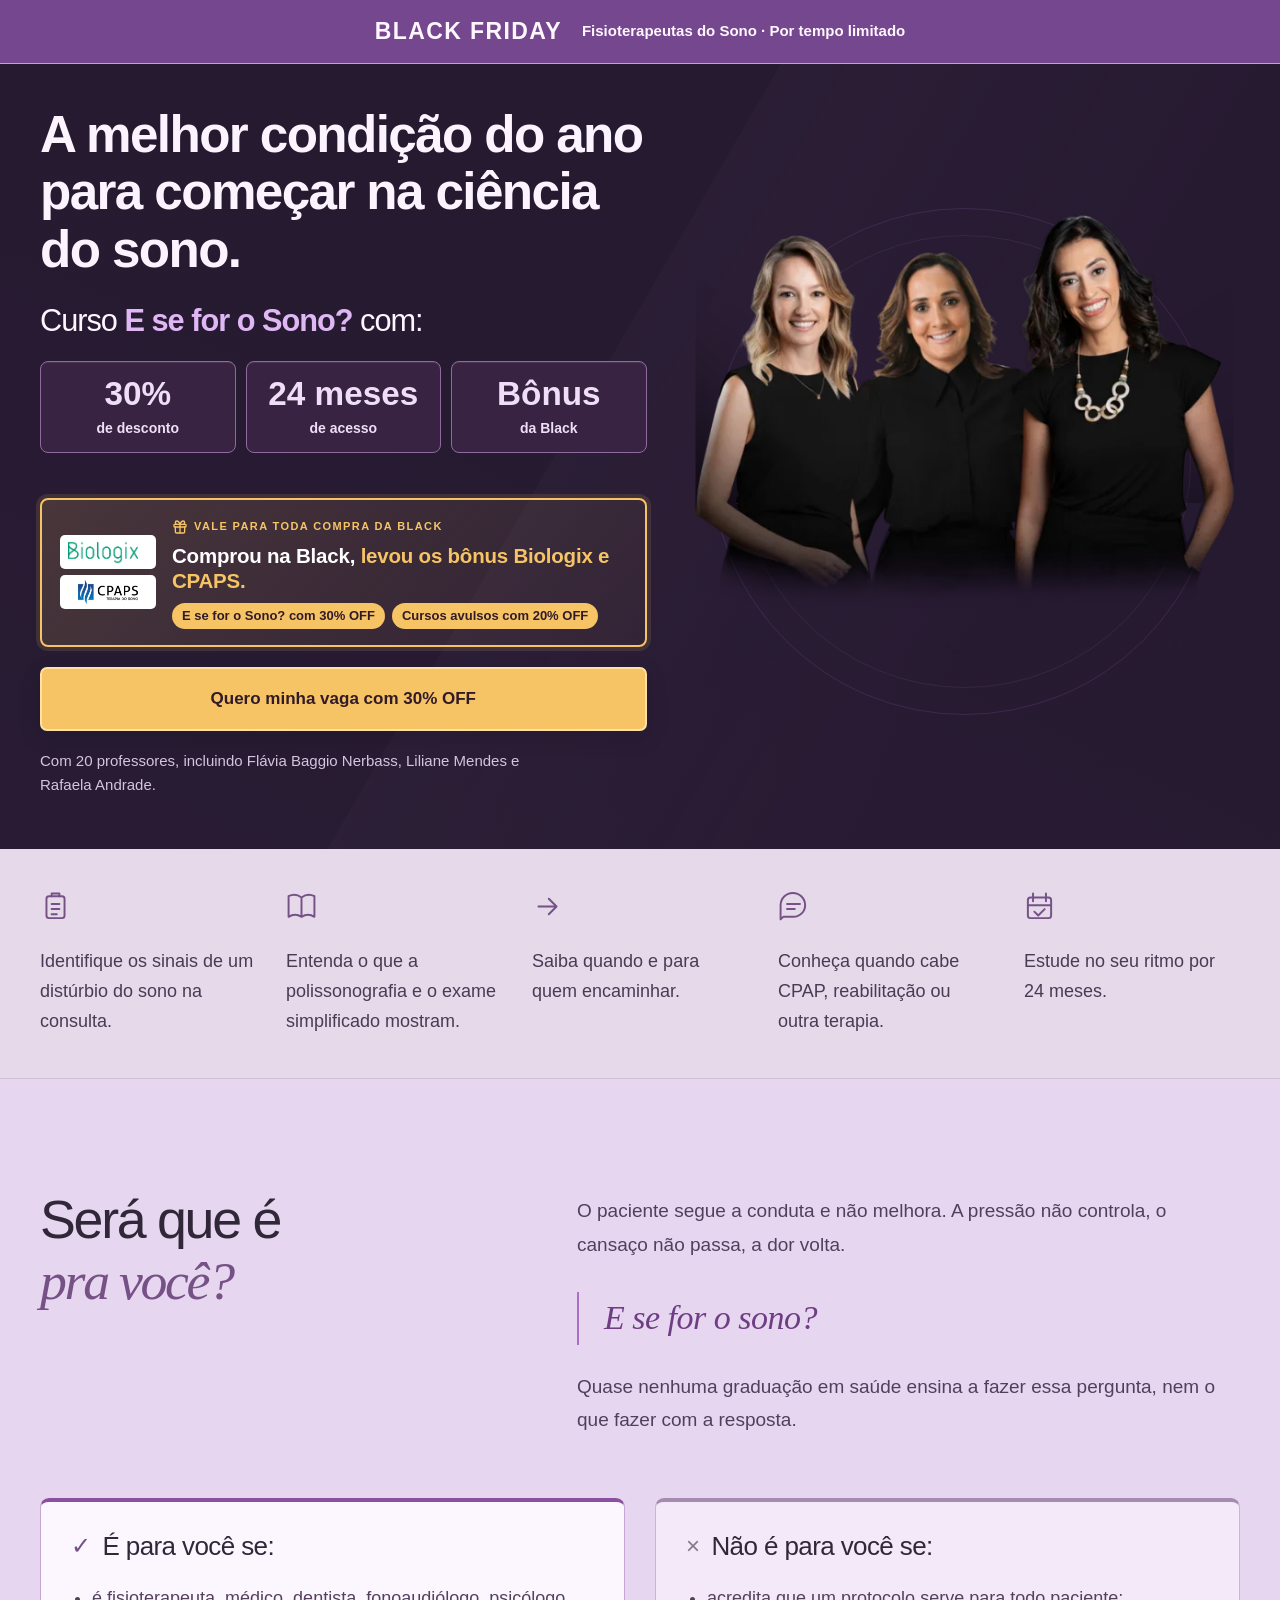
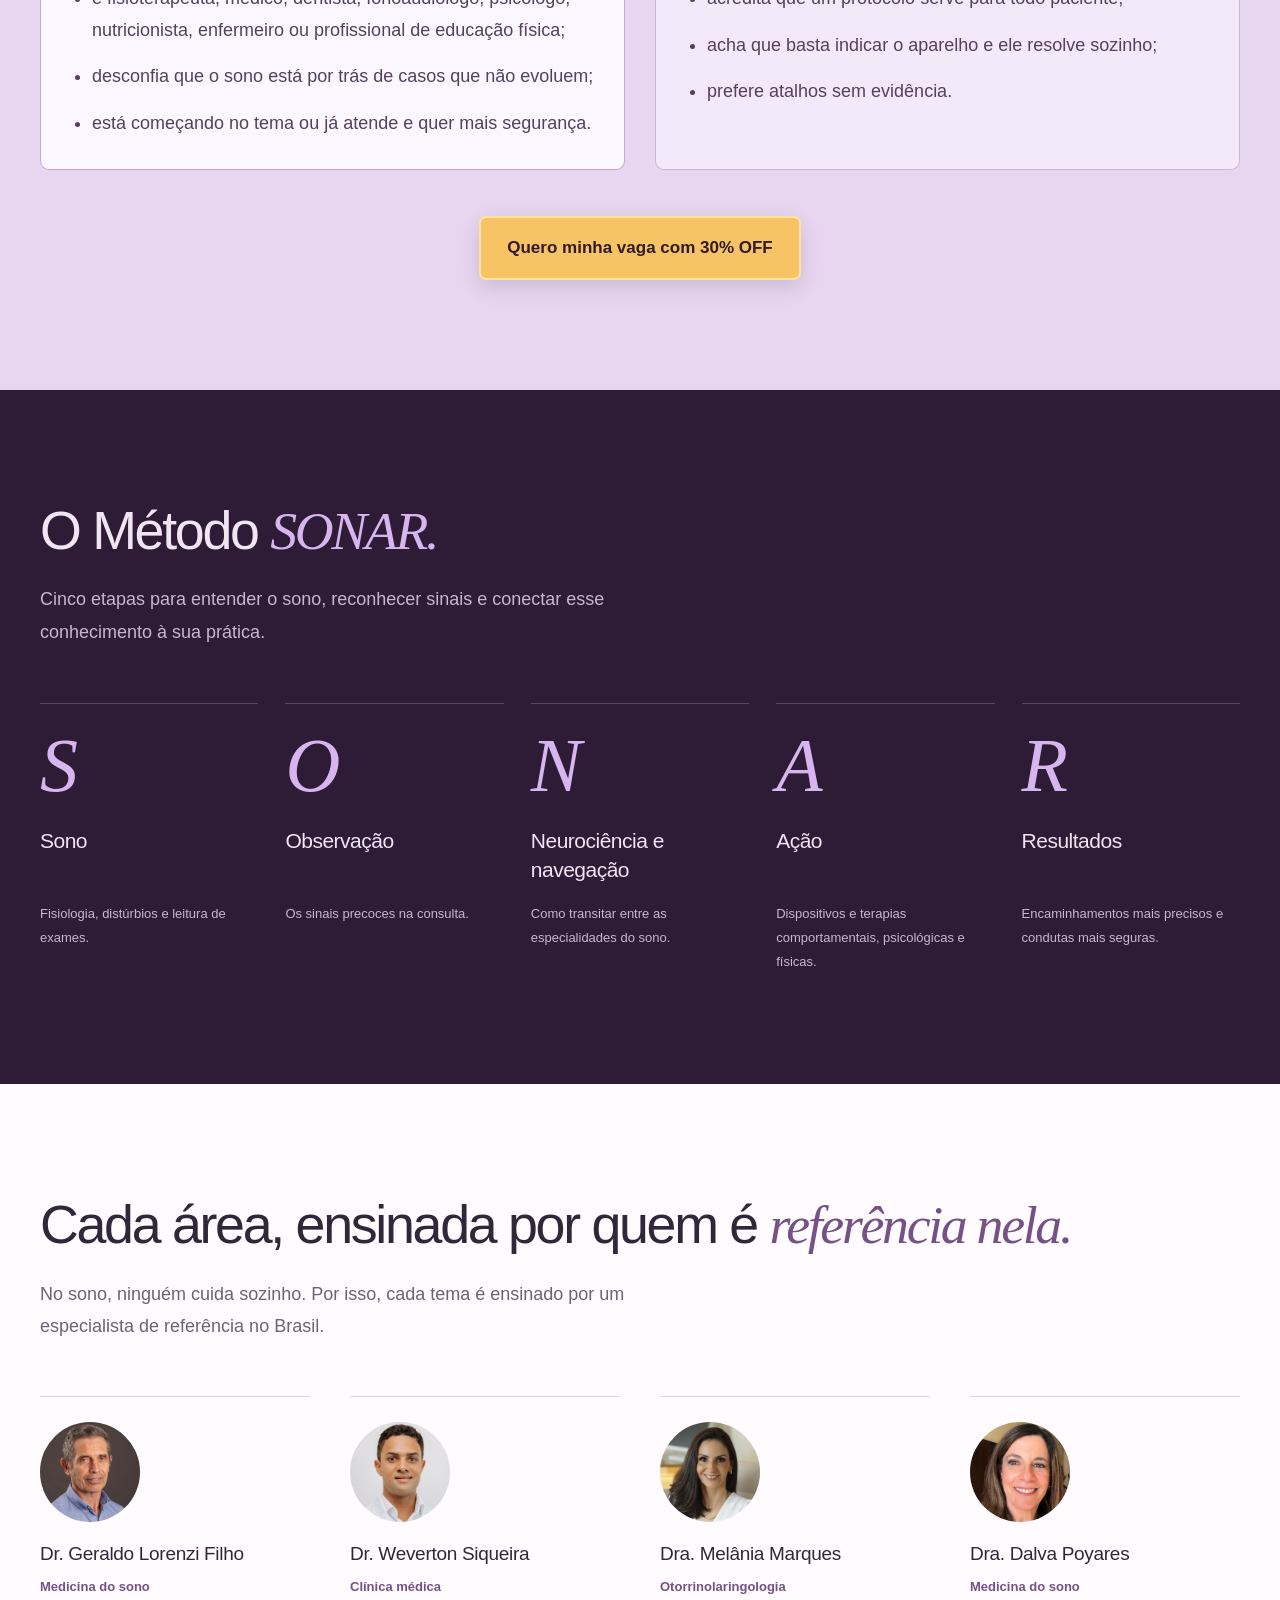
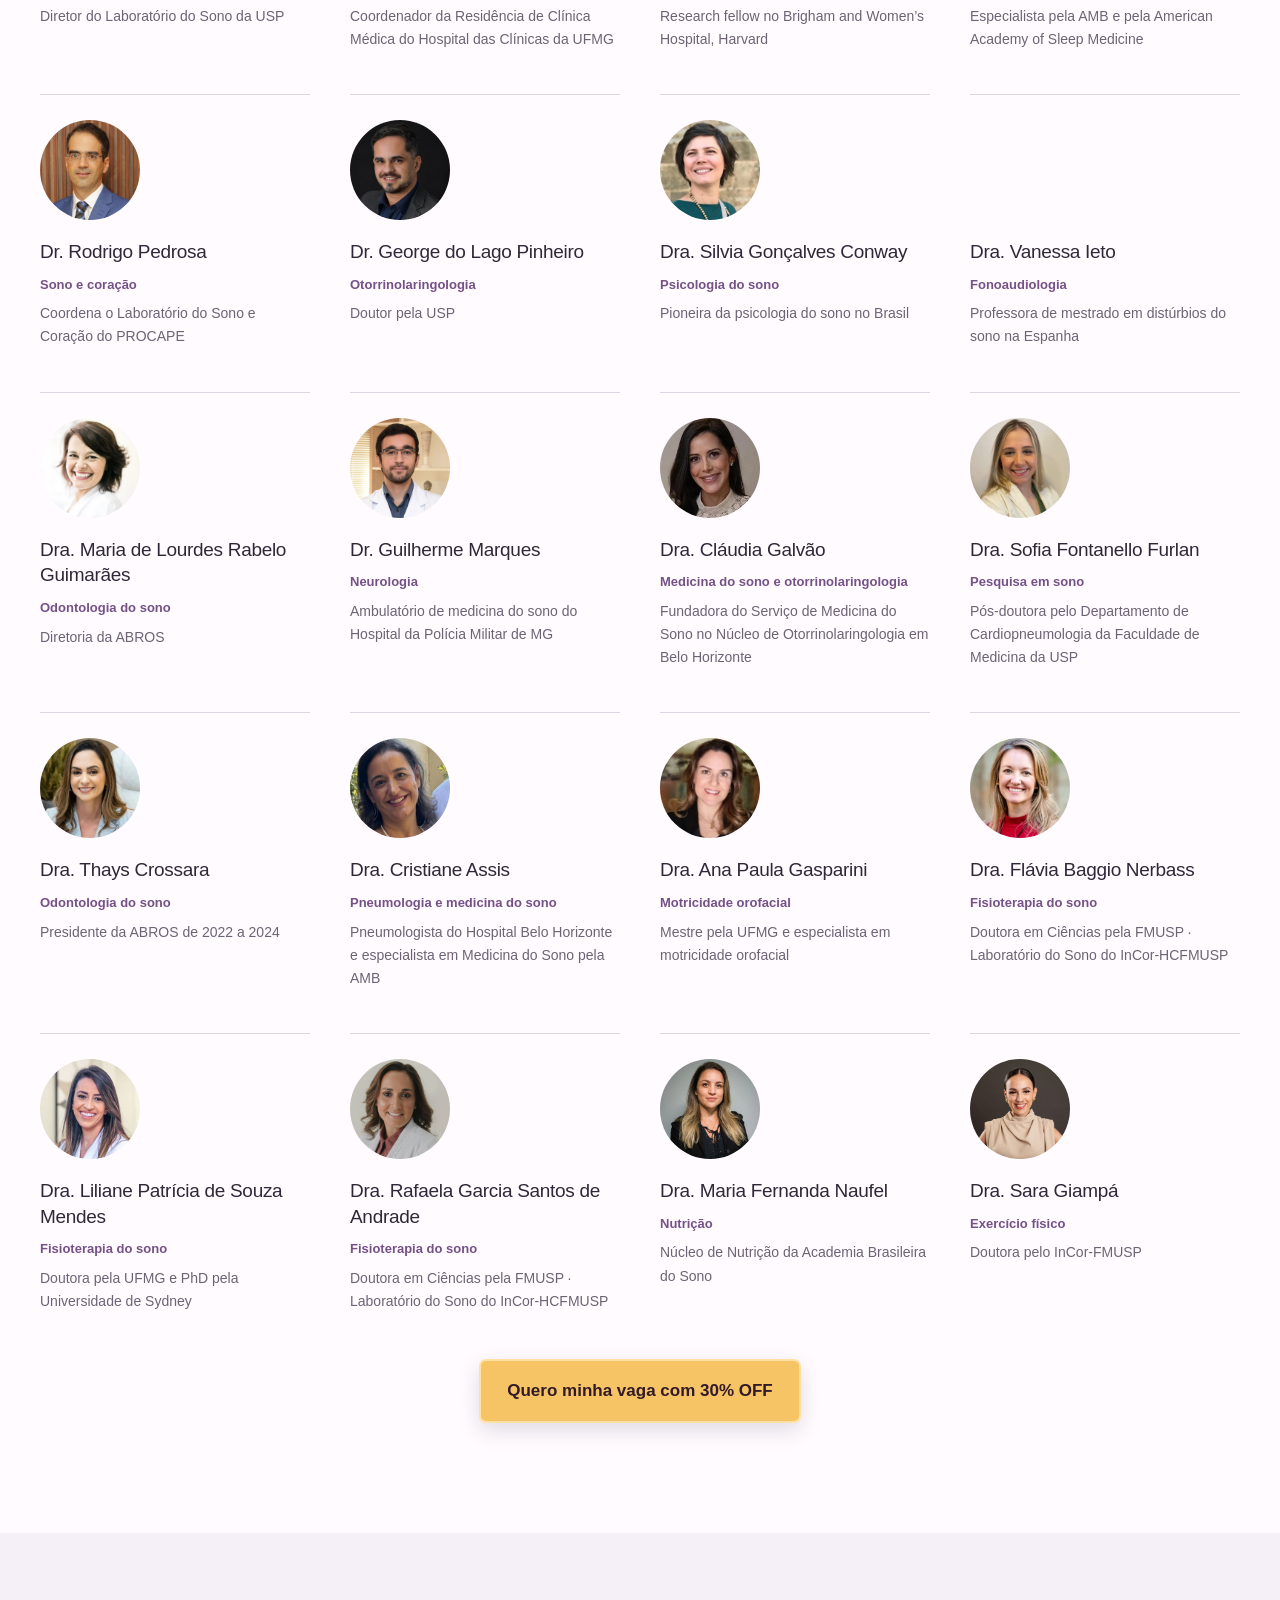
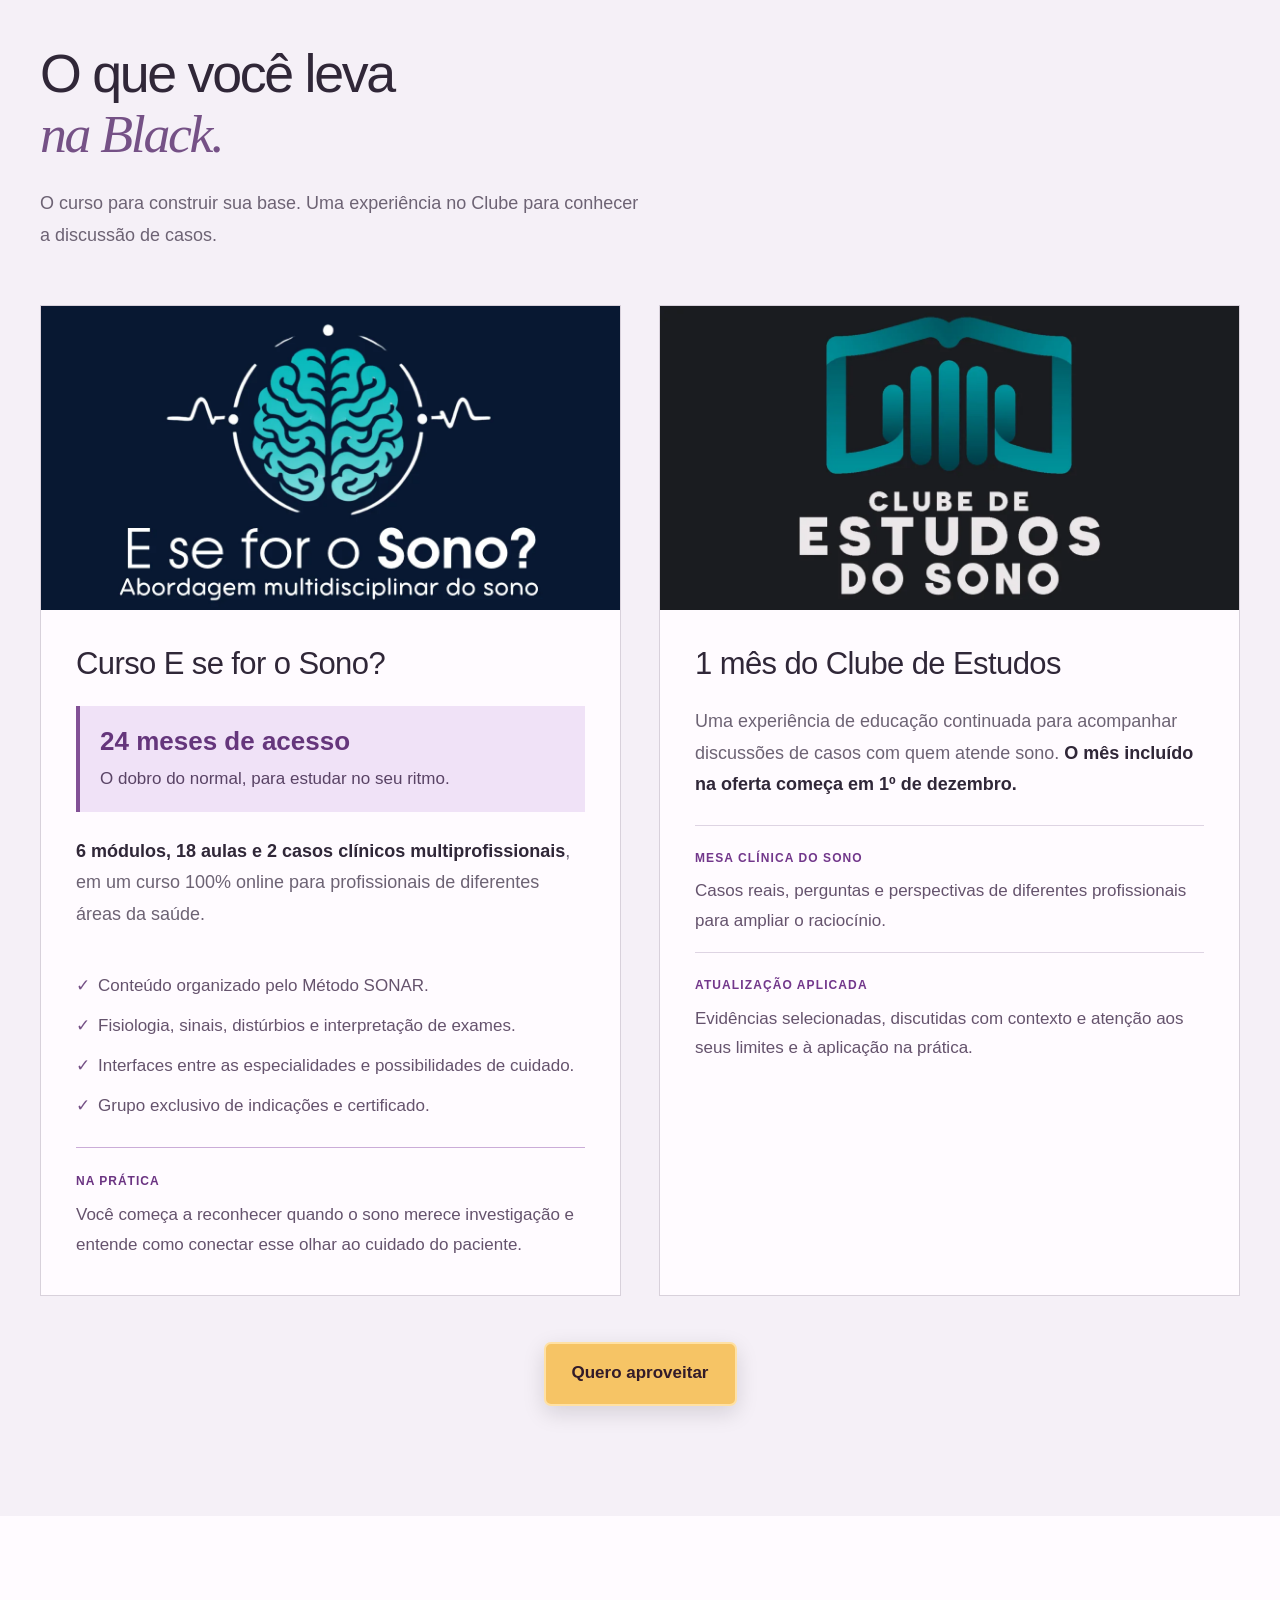
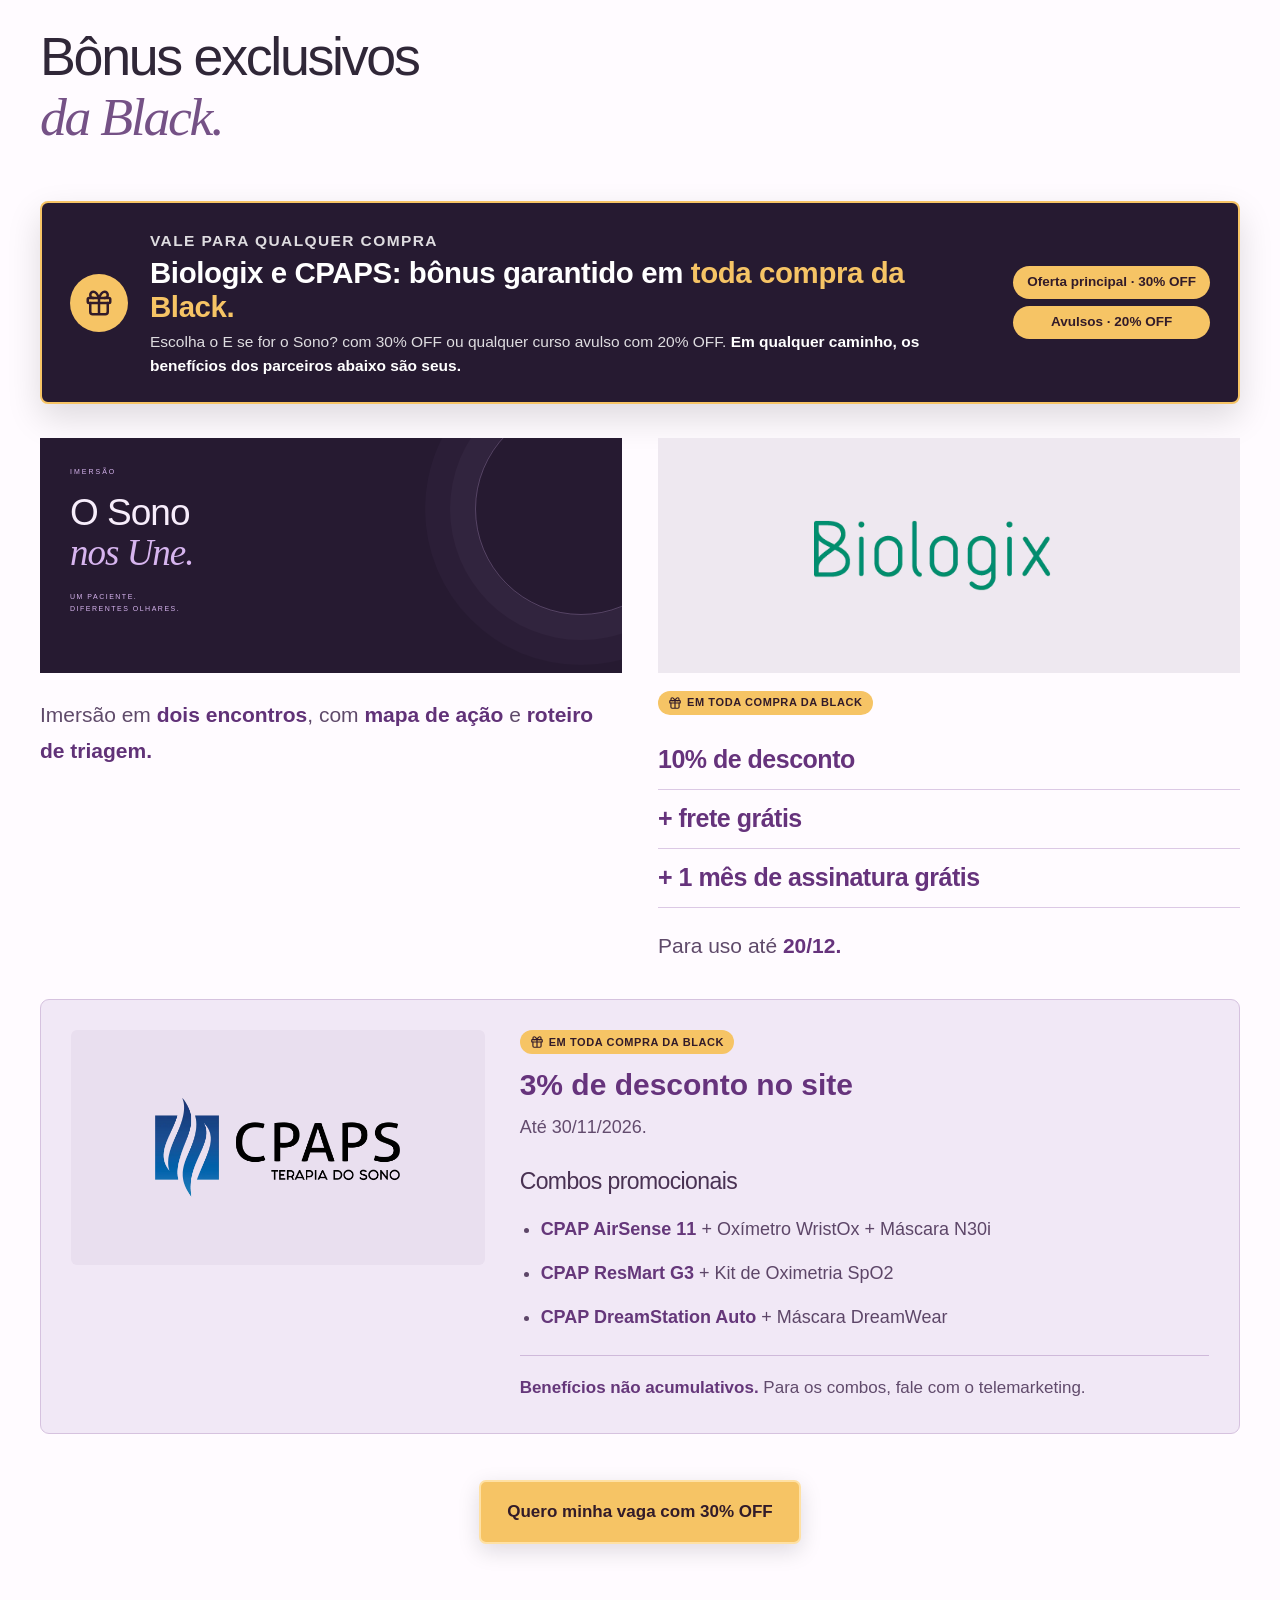
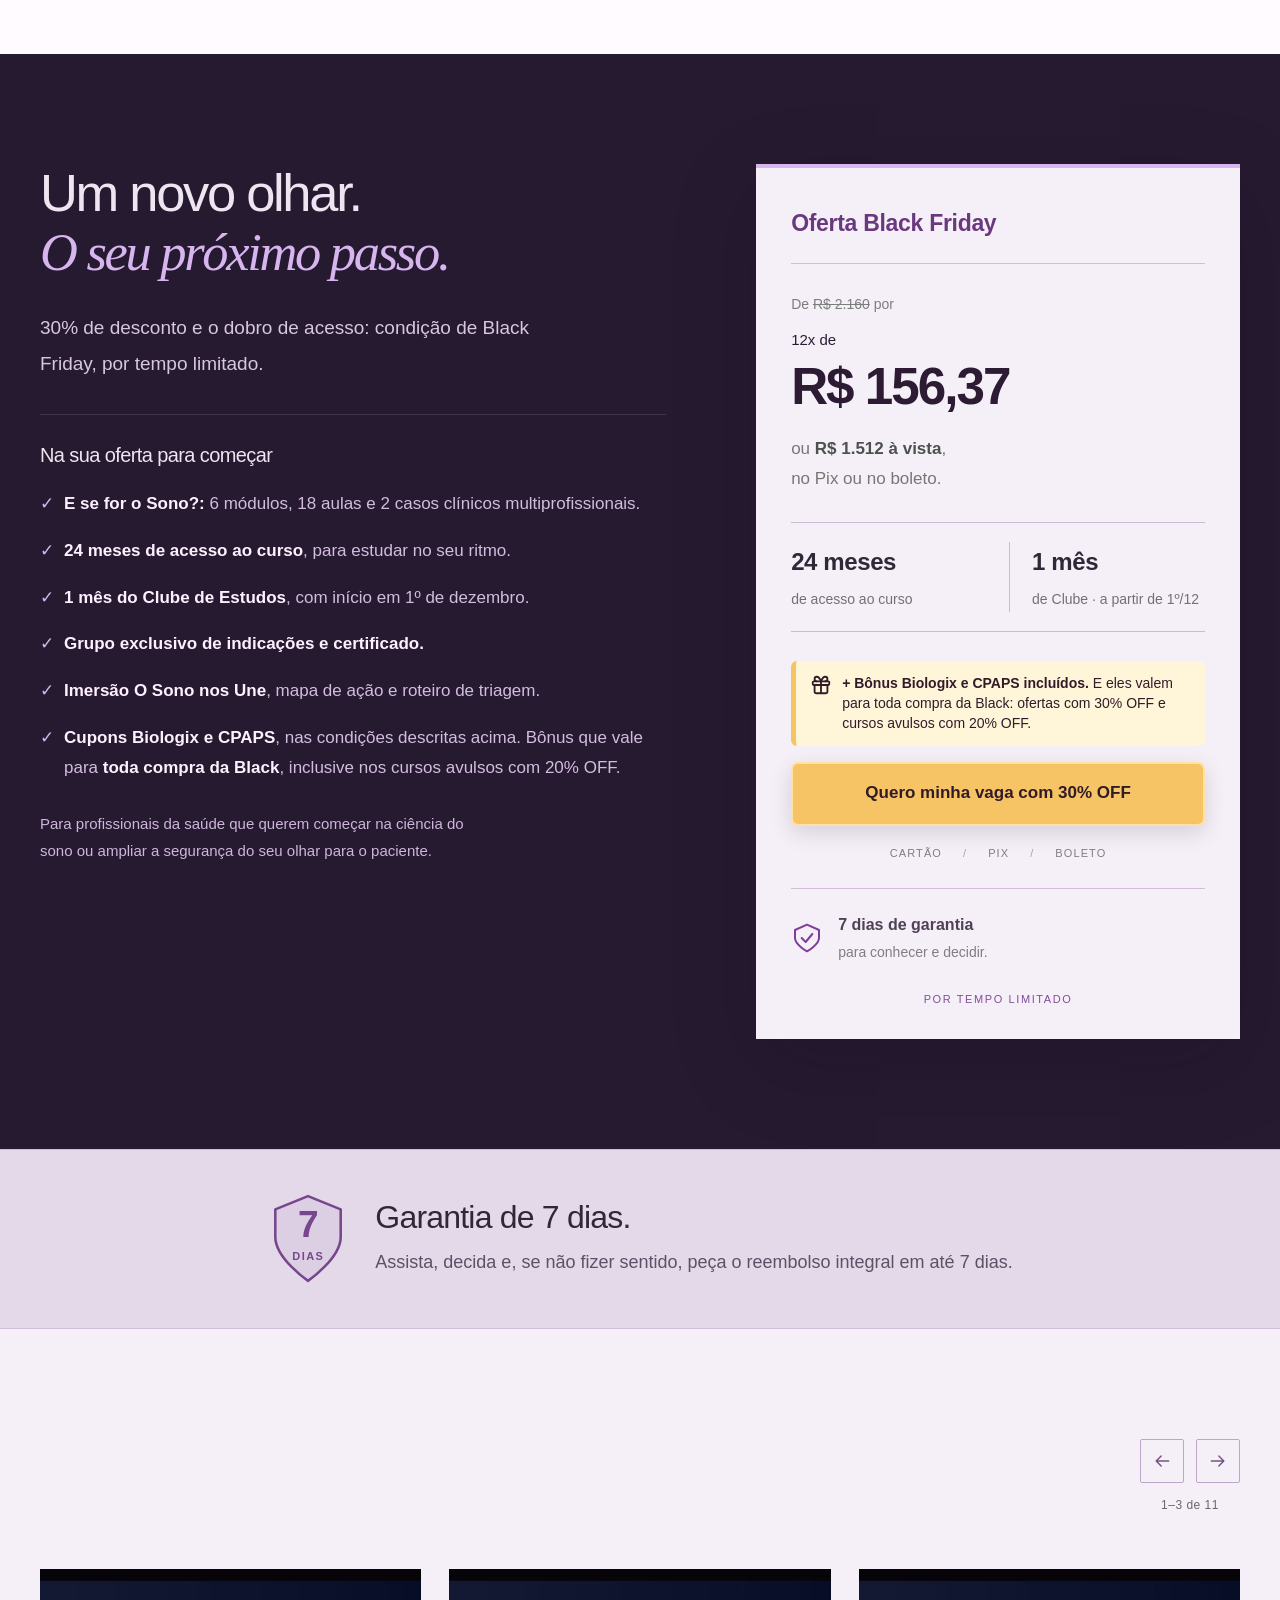
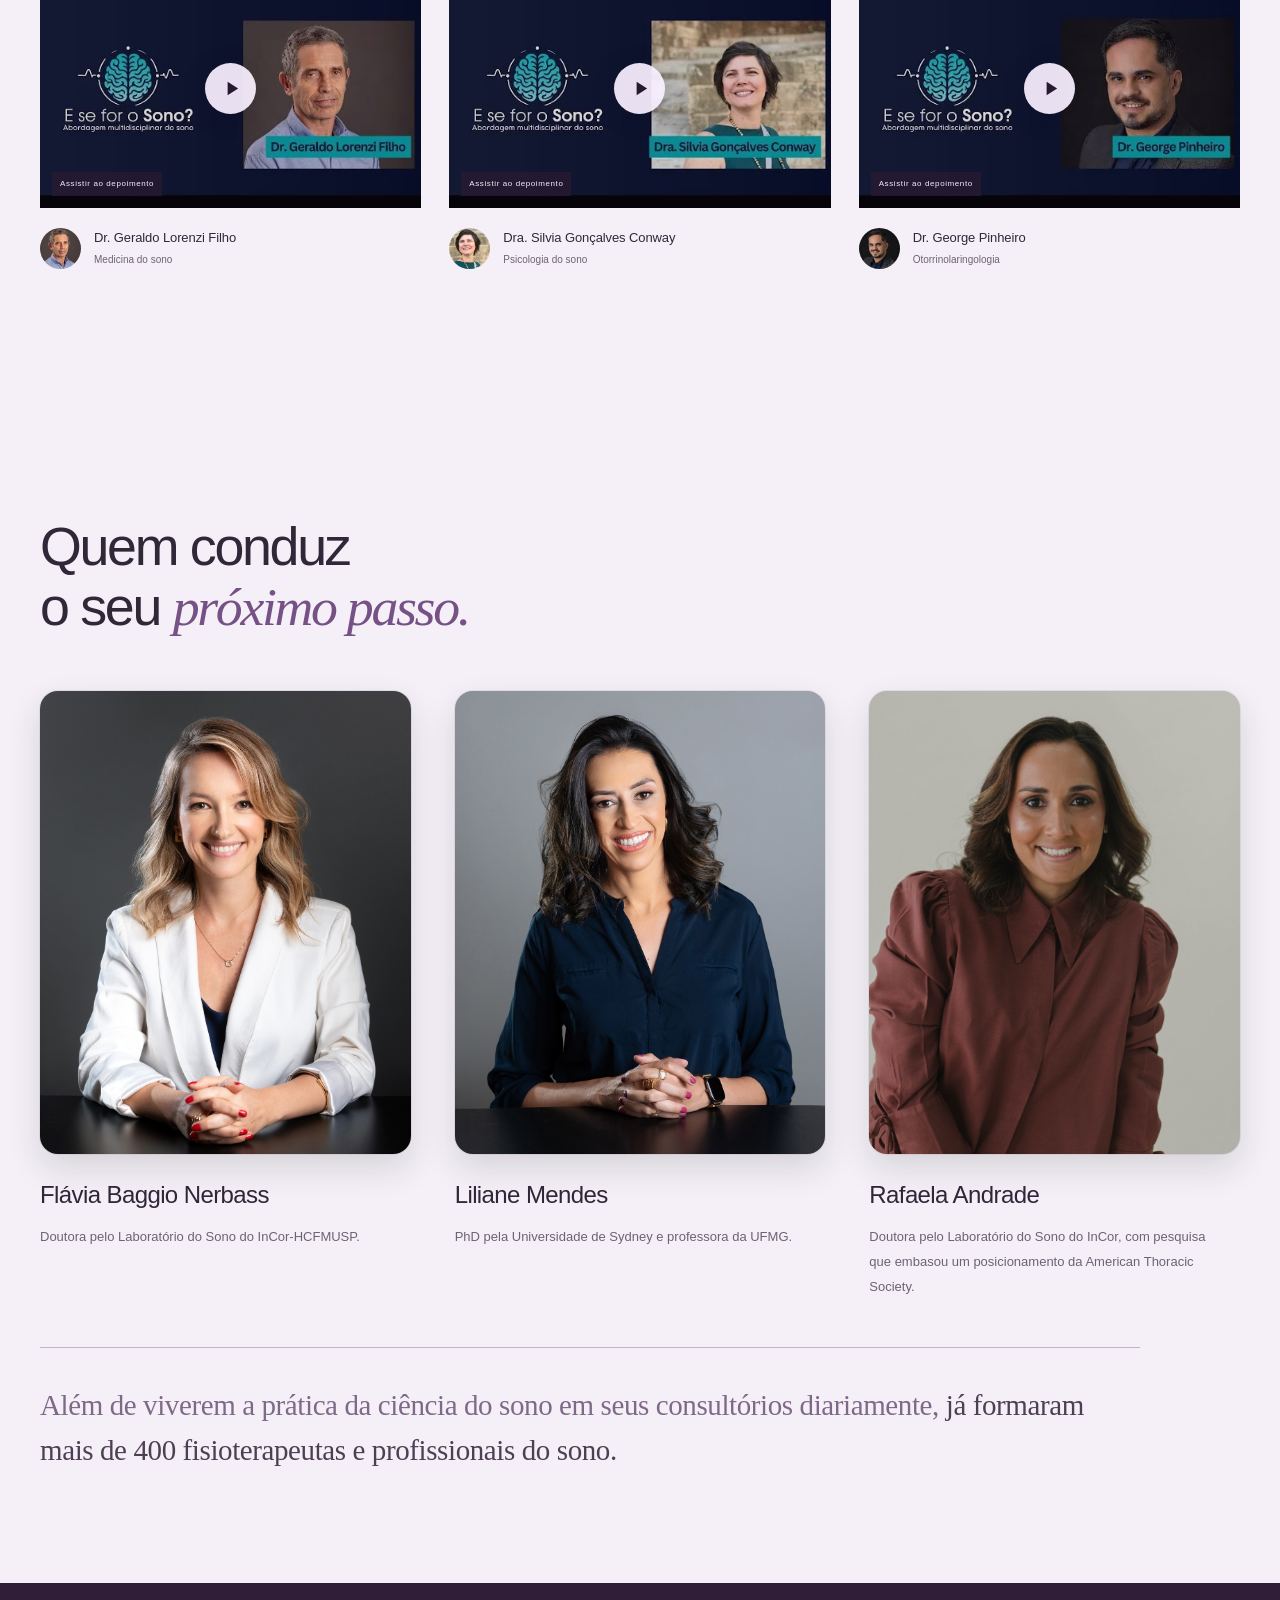
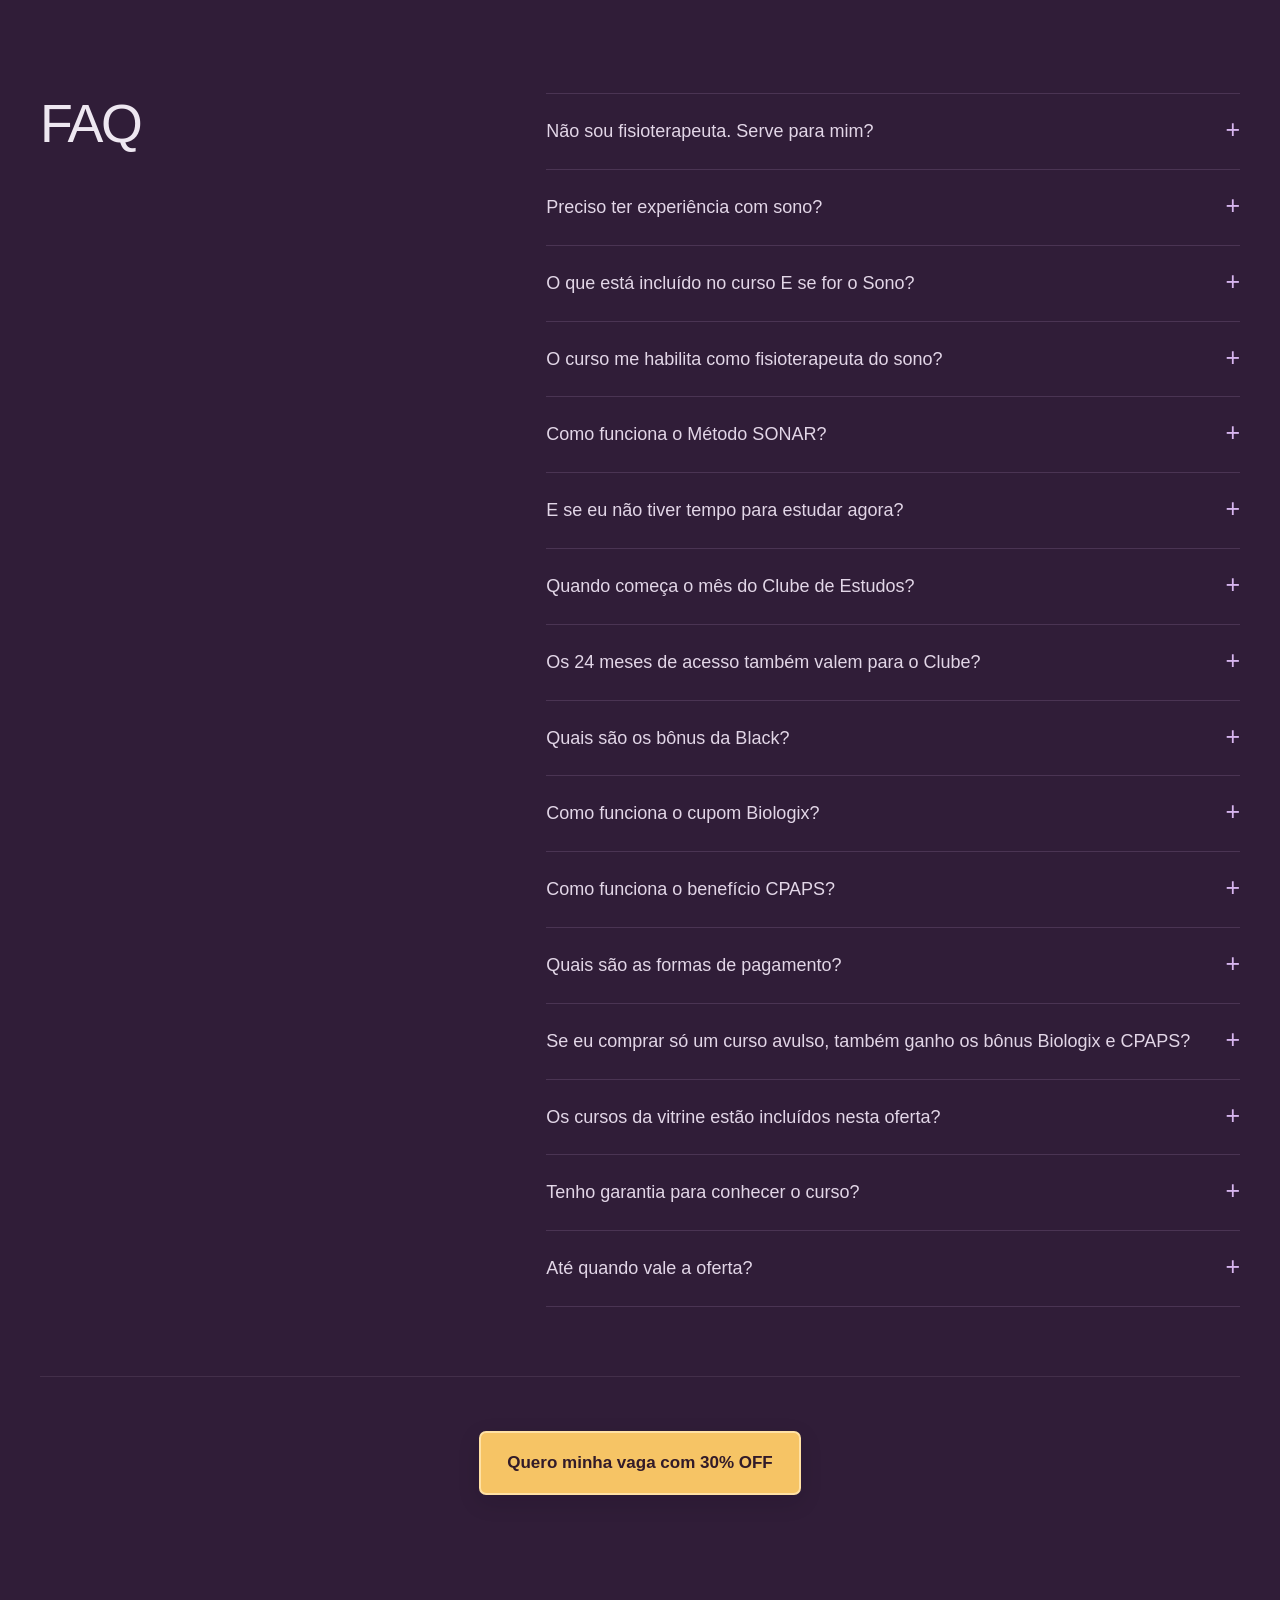
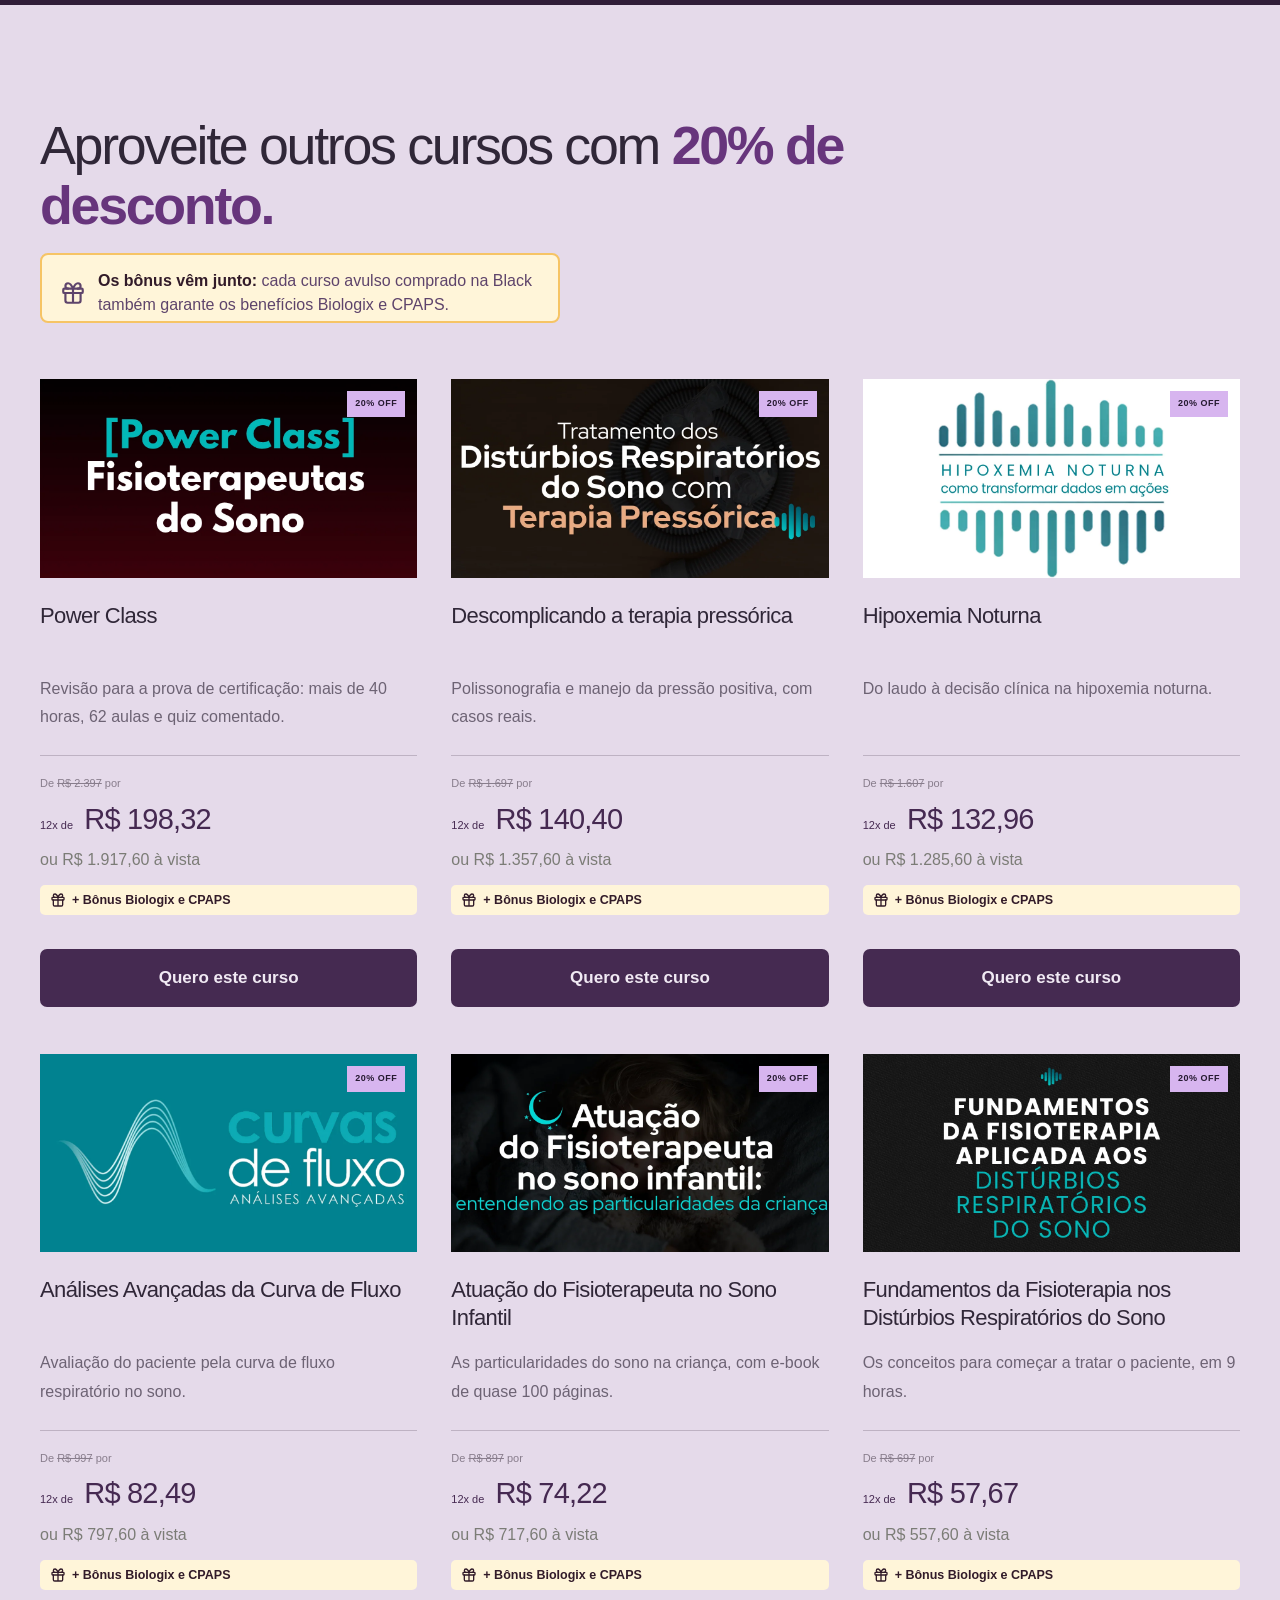
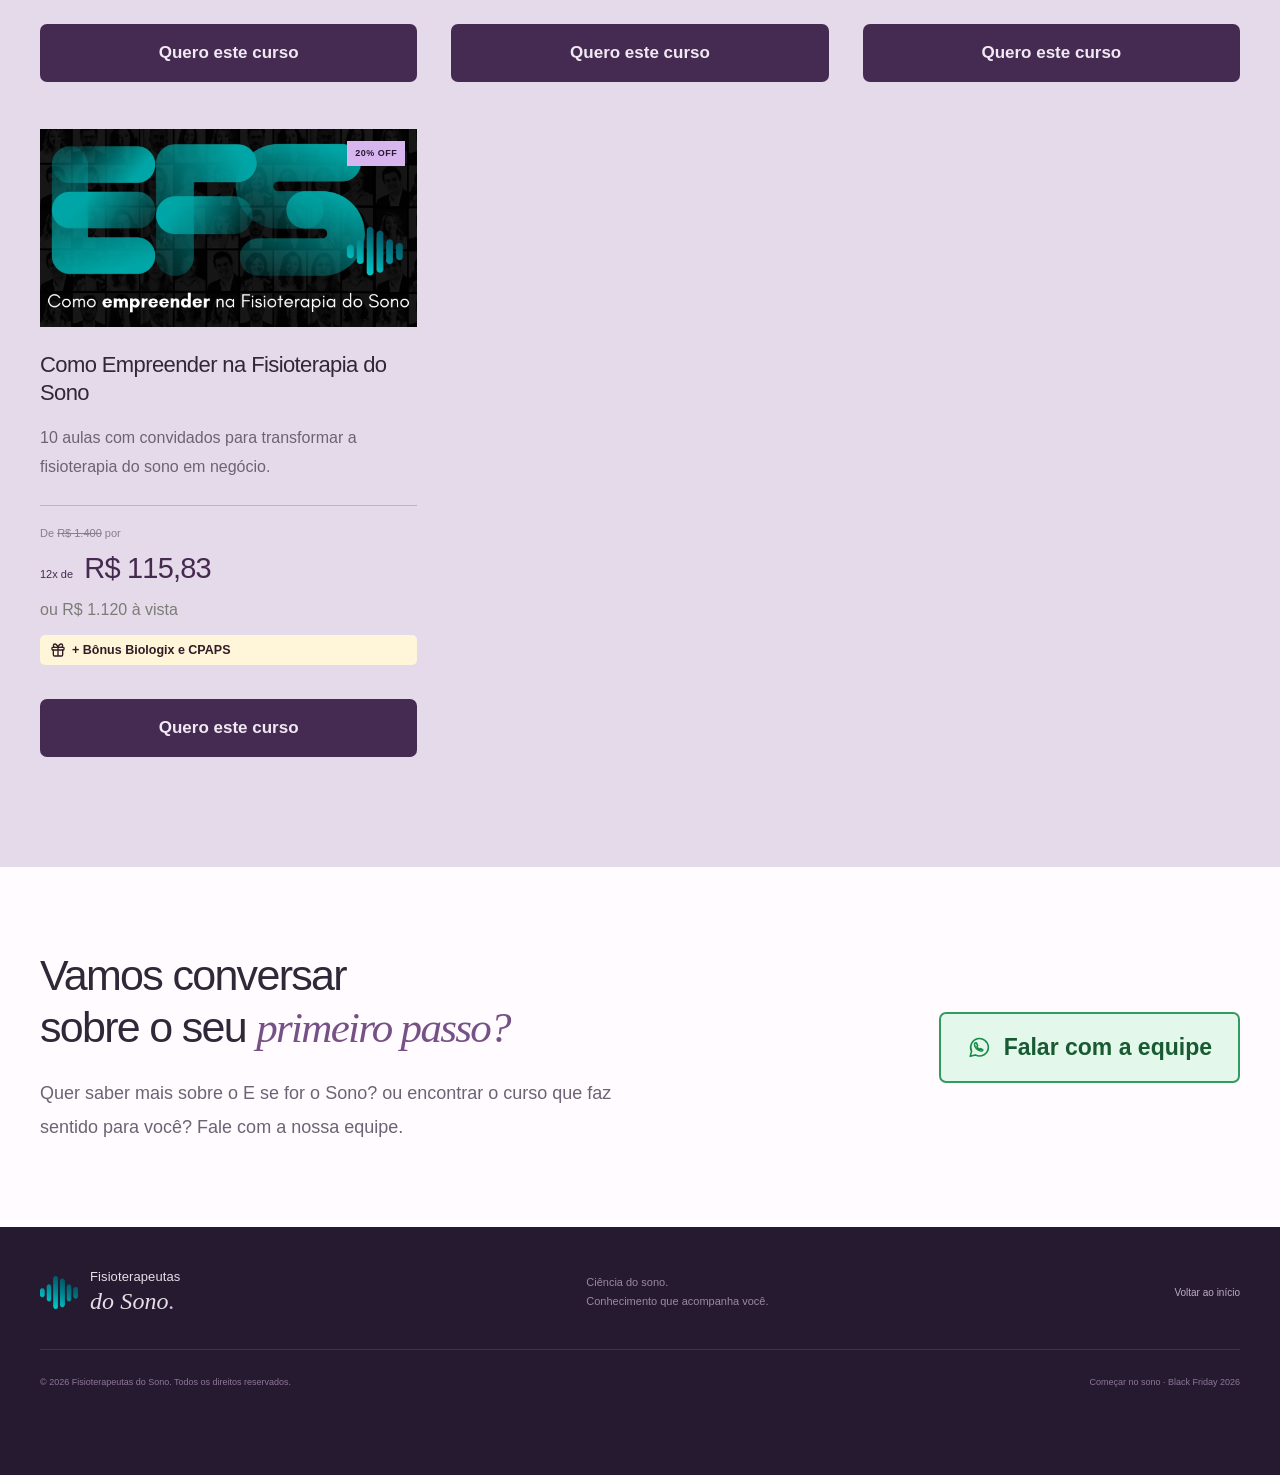
<file: comecar/index.html>
<!doctype html>
<html lang="pt-BR">
<head>
<meta charset="utf-8">
<!-- Google Tag Manager -->
<script>(function(w,d,s,l,i){w[l]=w[l]||[];w[l].push({'gtm.start':
new Date().getTime(),event:'gtm.js'});var f=d.getElementsByTagName(s)[0],
j=d.createElement(s),dl=l!='dataLayer'?'&l='+l:'';j.async=true;j.src=
'https://www.googletagmanager.com/gtm.js?id='+i+dl;f.parentNode.insertBefore(j,f);
})(window,document,'script','dataLayer','GTM-TF9PPGQC');</script>
<!-- End Google Tag Manager -->
<!-- Microsoft Clarity -->
<script type="text/javascript">
(function(c,l,a,r,i,t,y){
    c[a]=c[a]||function(){(c[a].q=c[a].q||[]).push(arguments)};
    t=l.createElement(r);t.async=1;t.src="https://www.clarity.ms/tag/"+i;
    y=l.getElementsByTagName(r)[0];y.parentNode.insertBefore(t,y);
})(window,document,"clarity","script","zepiqkv9ne");
</script>
<!-- End Microsoft Clarity -->
<meta name="viewport" content="width=device-width, initial-scale=1">
<meta name="description" content="Comece na ciência do sono com E se for o Sono?: 30% de desconto, 24 meses de acesso, 1 mês de Clube de Estudos e bônus da Black Friday.">
<meta name="robots" content="noindex,nofollow">
<meta name="theme-color" content="#261a31">
<meta name="referrer" content="strict-origin-when-cross-origin">
<meta property="og:title" content="Começar no sono · Black Friday | Fisioterapeutas do Sono">
<meta property="og:description" content="Um novo olhar para o paciente começa pelo sono. Conheça o curso E se for o Sono? na Black Friday.">
<meta property="og:type" content="website">
<title>Começar no sono · Black Friday | Fisioterapeutas do Sono</title>
<link rel="icon" href="assets/img/marca-oficial.png" type="image/png">
<link rel="preload" as="image" href="assets/img/imagem-04.webp" fetchpriority="high">
<link rel="stylesheet" href="styles.css?v=20261116-revisao2">
<link rel="stylesheet" href="revisao.css?v=20261116-revisao2">
<script src="config.js?v=20261116-revisao2" defer></script>
<script src="tracking.js?v=20261116-revisao2" defer></script>
<script src="app.js?v=20261116-revisao2" defer></script>
<link rel="stylesheet" href="experts.css?v=20261117-retratos">
<link rel="stylesheet" href="parceiros-black.css?v=20261123">
</head>
<body>
<!-- Google Tag Manager (noscript) -->
<noscript><iframe src="https://www.googletagmanager.com/ns.html?id=GTM-TF9PPGQC" height="0" width="0" style="display:none;visibility:hidden" title="Google Tag Manager"></iframe></noscript>
<!-- End Google Tag Manager (noscript) -->
<a class="skip-link" href="#conteudo">Pular para o conteúdo</a>
<svg class="icon-definitions" aria-hidden="true" xmlns="http://www.w3.org/2000/svg"><defs>
<symbol id="i-arrow" viewBox="0 0 24 24"><path d="M5 12h14M13 6l6 6-6 6"/></symbol>
<symbol id="i-check" viewBox="0 0 24 24"><path d="m5 12 4 4L19 6"/></symbol>
<symbol id="i-case" viewBox="0 0 24 24"><rect x="5" y="4" width="14" height="17" rx="2"/><path d="M9 4V2h6v2M9 10h6M9 14h6M9 18h4"/></symbol>
<symbol id="i-chat" viewBox="0 0 24 24"><path d="M21 11a9 9 0 0 1-9 9H4l-2 2V11a9 9 0 0 1 19 0Z"/><path d="M7 10h10M7 14h6"/></symbol>
<symbol id="i-price" viewBox="0 0 24 24"><path d="M12 2v20M17 6H9a4 4 0 0 0 0 8h6a3 3 0 0 1 0 6H6"/></symbol>
<symbol id="i-live" viewBox="0 0 24 24"><rect x="8" y="2" width="8" height="13" rx="4"/><path d="M5 10v2a7 7 0 0 0 14 0v-2M12 19v3M8 22h8"/></symbol>
<symbol id="i-calendar" viewBox="0 0 24 24"><rect x="3" y="5" width="18" height="16" rx="2"/><path d="M7 2v6M17 2v6M3 11h18m-13 5 3 3 5-5"/></symbol>
<symbol id="i-shield" viewBox="0 0 24 24"><path d="M12 2 3 6v6c0 5 9 10 9 10s9-5 9-10V6L12 2Z"/><path d="m8 12 3 3 5-6"/></symbol>
<symbol id="i-growth" viewBox="0 0 24 24"><path d="M3 21h18M5 17v-4M11 17V9M17 17V5M4 9l7-6h7M14 2h5v5"/></symbol>
<symbol id="i-book" viewBox="0 0 24 24"><path d="M12 5C8 2 4 3 2 4v16c3-2 7-2 10 0 3-2 7-2 10 0V4c-2-1-6-2-10 1Zm0 0v15"/></symbol>
<symbol id="i-clock" viewBox="0 0 24 24"><circle cx="12" cy="12" r="9"/><path d="M12 7v5l4 2"/></symbol>
<symbol id="i-whatsapp" viewBox="0 0 24 24"><path d="M20.5 11.6a8.5 8.5 0 0 1-12.6 7.5L3 20.5l1.4-4.8a8.5 8.5 0 1 1 16.1-4.1Z"/><path d="M8.2 7.5c-.5 0-1.2.8-1 1.8.5 3 3.1 5.5 6 6.1 1 .2 2-.6 2-1.1l-2-1.2-.9.7c-1.2-.5-2.3-1.6-2.8-2.8l.7-.9-1.2-2.6Z"/></symbol>
</defs></svg>

<header class="campaign-banner"><div class="container"><p><strong>Black Friday</strong><span>Fisioterapeutas do Sono · Por tempo limitado</span></p></div></header><main id="conteudo">
<section class="hero" id="inicio" aria-labelledby="titulo-principal">
  <div class="container hero-grid">
    <div class="hero-intro">
      <h1 id="titulo-principal">A melhor condição do ano para começar na ciência do sono.</h1>
      <p class="hero-description">Curso <strong>E se for o Sono?</strong> com:</p>
      <div class="hero-badges" aria-label="Destaques da oferta">
        <span><strong>30%</strong><span>de desconto</span></span>
        <span><strong>24 meses</strong><span>de acesso</span></span>
        <span><strong>Bônus</strong><span>da Black</span></span>
      </div>
    </div>
    <div class="hero-visual">
      <div class="hero-orbit" aria-hidden="true"></div>
      <img class="founders-photo" src="assets/img/imagem-04.webp" alt="Flávia Baggio Nerbass, Liliane Mendes e Rafaela Andrade" width="600" height="588" fetchpriority="high" decoding="async">
    </div>
    <div class="hero-actions">
      <aside class="sp-selo" aria-label="Bônus Biologix e CPAPS em toda compra da Black"><div class="sp-selo-logos"><span><img src="assets/img/imagem-40.webp" alt="Biologix" width="351" height="101" decoding="async"></span><span><img src="assets/img/imagem-41.webp" alt="CPAPS" width="946" height="382" decoding="async"></span></div><div><p class="sp-kicker"><svg class="sp-ico" viewBox="0 0 24 24" fill="none" stroke="currentColor" stroke-width="2" stroke-linecap="round" stroke-linejoin="round" aria-hidden="true"><rect x="3" y="8" width="18" height="4" rx="1"/><path d="M12 8v13M19 12v7a2 2 0 0 1-2 2H7a2 2 0 0 1-2-2v-7"/><path d="M7.5 8a2.5 2.5 0 0 1 0-5C10 3 12 8 12 8s2-5 4.5-5a2.5 2.5 0 0 1 0 5"/></svg>Vale para toda compra da Black</p><p class="sp-selo-titulo">Comprou na Black, <em>levou os bônus Biologix e CPAPS.</em></p><p class="sp-chips"><span>E se for o Sono? com <b>30% OFF</b></span><span>Cursos avulsos com <b>20% OFF</b></span></p></div></aside>
      <a class="cta primary" data-offer-link href="#investimento"><span>Quero minha vaga com 30% OFF</span></a>
      <p class="hero-teachers">Com 20 professores, incluindo Flávia Baggio Nerbass, Liliane Mendes e Rafaela Andrade.</p>
    </div>
  </div>
</section>
<section class="benefits" aria-label="O que muda no seu olhar para o paciente"><div class="container benefit-grid"><div class="benefit"><svg class="icon" aria-hidden="true"><use href="#i-case"/></svg><p>Identifique os sinais de um distúrbio do sono na consulta.</p></div><div class="benefit"><svg class="icon" aria-hidden="true"><use href="#i-book"/></svg><p>Entenda o que a polissonografia e o exame simplificado mostram.</p></div><div class="benefit"><svg class="icon" aria-hidden="true"><use href="#i-arrow"/></svg><p>Saiba quando e para quem encaminhar.</p></div><div class="benefit"><svg class="icon" aria-hidden="true"><use href="#i-chat"/></svg><p>Conheça quando cabe CPAP, reabilitação ou outra terapia.</p></div><div class="benefit"><svg class="icon" aria-hidden="true"><use href="#i-calendar"/></svg><p>Estude no seu ritmo por 24 meses.</p></div></div></section>
<section class="section audience" id="para-voce" aria-labelledby="publico-titulo"><div class="container"><div class="audience-intro"><div><h2 id="publico-titulo">Será que é<br><em>pra você?</em></h2></div><div class="audience-story"><p>O paciente segue a conduta e não melhora. A pressão não controla, o cansaço não passa, a dor volta.</p><blockquote>E se for o sono?</blockquote><p class="audience-after">Quase nenhuma graduação em saúde ensina a fazer essa pergunta, nem o que fazer com a resposta.</p></div></div><div class="audience-lists"><article><h3 class="list-label"><span aria-hidden="true">✓</span>É para você se:</h3><ul><li>é fisioterapeuta, médico, dentista, fonoaudiólogo, psicólogo, nutricionista, enfermeiro ou profissional de educação física;</li><li>desconfia que o sono está por trás de casos que não evoluem;</li><li>está começando no tema ou já atende e quer mais segurança.</li></ul></article><article class="not-for"><h3 class="list-label"><span aria-hidden="true">×</span>Não é para você se:</h3><ul><li>acredita que um protocolo serve para todo paciente;</li><li>acha que basta indicar o aparelho e ele resolve sozinho;</li><li>prefere atalhos sem evidência.</li></ul></article></div><div class="cta-row"><a class="cta primary" data-offer-link href="#investimento"><span>Quero minha vaga com 30% OFF</span></a></div></div></section>
<section class="section two-sides sonar" id="metodo" aria-labelledby="metodo-titulo"><div class="container"><div class="section-heading" data-reveal><h2 id="metodo-titulo">O Método <em>SONAR.</em></h2><p>Cinco etapas para entender o sono, reconhecer sinais e conectar esse conhecimento à sua prática.</p></div><div class="sonar-grid" tabindex="0" aria-label="As cinco etapas do Método SONAR"><article data-reveal><span class="sonar-letter" aria-hidden="true">S</span><h3>Sono</h3><p>Fisiologia, distúrbios e leitura de exames.</p></article><article data-reveal><span class="sonar-letter" aria-hidden="true">O</span><h3>Observação</h3><p>Os sinais precoces na consulta.</p></article><article data-reveal><span class="sonar-letter" aria-hidden="true">N</span><h3>Neurociência e navegação</h3><p>Como transitar entre as especialidades do sono.</p></article><article data-reveal><span class="sonar-letter" aria-hidden="true">A</span><h3>Ação</h3><p>Dispositivos e terapias comportamentais, psicológicas e físicas.</p></article><article data-reveal><span class="sonar-letter" aria-hidden="true">R</span><h3>Resultados</h3><p>Encaminhamentos mais precisos e condutas mais seguras.</p></article></div></div></section>
<section class="section specialists" id="professores" aria-labelledby="professores-titulo"><div class="container"><div class="section-heading" data-reveal><h2 id="professores-titulo">Cada área, ensinada por quem é <em>referência nela.</em></h2><p>No sono, ninguém cuida sozinho. Por isso, cada tema é ensinado por um especialista de referência no Brasil.</p></div><div class="specialists-grid"><article class="specialist" data-reveal><img src="assets/img/imagem-15.webp" alt="Dr. Geraldo Lorenzi Filho" width="1080" height="1080" loading="lazy" decoding="async"><h3>Dr. Geraldo Lorenzi Filho</h3><p class="specialist-area">Medicina do sono</p><p>Diretor do Laboratório do Sono da USP</p></article><article class="specialist" data-reveal><img src="assets/img/imagem-16.webp" alt="Dr. Weverton Siqueira" width="1080" height="1080" loading="lazy" decoding="async"><h3>Dr. Weverton Siqueira</h3><p class="specialist-area">Clínica médica</p><p>Coordenador da Residência de Clínica Médica do Hospital das Clínicas da UFMG</p></article><article class="specialist" data-reveal><img src="assets/img/imagem-17.webp" alt="Dra. Melânia Marques" width="1080" height="1080" loading="lazy" decoding="async"><h3>Dra. Melânia Marques</h3><p class="specialist-area">Otorrinolaringologia</p><p>Research fellow no Brigham and Women’s Hospital, Harvard</p></article><article class="specialist" data-reveal><img src="assets/img/imagem-18.webp" alt="Dra. Dalva Poyares" width="1080" height="1080" loading="lazy" decoding="async"><h3>Dra. Dalva Poyares</h3><p class="specialist-area">Medicina do sono</p><p>Especialista pela AMB e pela American Academy of Sleep Medicine</p></article><article class="specialist" data-reveal><img src="assets/img/imagem-19.webp" alt="Dr. Rodrigo Pedrosa" width="1080" height="1080" loading="lazy" decoding="async"><h3>Dr. Rodrigo Pedrosa</h3><p class="specialist-area">Sono e coração</p><p>Coordena o Laboratório do Sono e Coração do PROCAPE</p></article><article class="specialist" data-reveal><img src="assets/img/imagem-20.webp" alt="Dr. George do Lago Pinheiro" width="1080" height="1080" loading="lazy" decoding="async"><h3>Dr. George do Lago Pinheiro</h3><p class="specialist-area">Otorrinolaringologia</p><p>Doutor pela USP</p></article><article class="specialist" data-reveal><img src="assets/img/imagem-21.webp" alt="Dra. Silvia Gonçalves Conway" width="1080" height="1080" loading="lazy" decoding="async"><h3>Dra. Silvia Gonçalves Conway</h3><p class="specialist-area">Psicologia do sono</p><p>Pioneira da psicologia do sono no Brasil</p></article><article class="specialist" data-reveal><img src="assets/img/imagem-22.webp" alt="Dra. Vanessa Ieto" width="1080" height="1080" loading="lazy" decoding="async"><h3>Dra. Vanessa Ieto</h3><p class="specialist-area">Fonoaudiologia</p><p>Professora de mestrado em distúrbios do sono na Espanha</p></article><article class="specialist" data-reveal><img src="assets/img/imagem-23.webp" alt="Dra. Maria de Lourdes Rabelo Guimarães" width="1080" height="1080" loading="lazy" decoding="async"><h3>Dra. Maria de Lourdes Rabelo Guimarães</h3><p class="specialist-area">Odontologia do sono</p><p>Diretoria da ABROS</p></article><article class="specialist" data-reveal><img src="assets/img/imagem-24.webp" alt="Dr. Guilherme Marques" width="1080" height="1080" loading="lazy" decoding="async"><h3>Dr. Guilherme Marques</h3><p class="specialist-area">Neurologia</p><p>Ambulatório de medicina do sono do Hospital da Polícia Militar de MG</p></article><article class="specialist" data-reveal><img src="assets/img/imagem-25.webp" alt="Dra. Cláudia Galvão" width="180" height="320" loading="lazy" decoding="async"><h3>Dra. Cláudia Galvão</h3><p class="specialist-area">Medicina do sono e otorrinolaringologia</p><p>Fundadora do Serviço de Medicina do Sono no Núcleo de Otorrinolaringologia em Belo Horizonte</p></article><article class="specialist" data-reveal><img src="assets/img/imagem-26.webp" alt="Dra. Sofia Fontanello Furlan" width="1080" height="1080" loading="lazy" decoding="async"><h3>Dra. Sofia Fontanello Furlan</h3><p class="specialist-area">Pesquisa em sono</p><p>Pós-doutora pelo Departamento de Cardiopneumologia da Faculdade de Medicina da USP</p></article><article class="specialist" data-reveal><img src="assets/img/imagem-27.webp" alt="Dra. Thays Crossara" width="1080" height="1080" loading="lazy" decoding="async"><h3>Dra. Thays Crossara</h3><p class="specialist-area">Odontologia do sono</p><p>Presidente da ABROS de 2022 a 2024</p></article><article class="specialist" data-reveal><img src="assets/img/imagem-28.webp" alt="Dra. Cristiane Assis" width="1080" height="1080" loading="lazy" decoding="async"><h3>Dra. Cristiane Assis</h3><p class="specialist-area">Pneumologia e medicina do sono</p><p>Pneumologista do Hospital Belo Horizonte e especialista em Medicina do Sono pela AMB</p></article><article class="specialist" data-reveal><img src="assets/img/imagem-29.webp" alt="Dra. Ana Paula Gasparini" width="1080" height="1080" loading="lazy" decoding="async"><h3>Dra. Ana Paula Gasparini</h3><p class="specialist-area">Motricidade orofacial</p><p>Mestre pela UFMG e especialista em motricidade orofacial</p></article><article class="specialist" data-reveal><img src="assets/img/imagem-30.webp" alt="Dra. Flávia Baggio Nerbass" width="1080" height="1080" loading="lazy" decoding="async"><h3>Dra. Flávia Baggio Nerbass</h3><p class="specialist-area">Fisioterapia do sono</p><p>Doutora em Ciências pela FMUSP · Laboratório do Sono do InCor-HCFMUSP</p></article><article class="specialist" data-reveal><img src="assets/img/imagem-31.webp" alt="Dra. Liliane Patrícia de Souza Mendes" width="1080" height="1080" loading="lazy" decoding="async"><h3>Dra. Liliane Patrícia de Souza Mendes</h3><p class="specialist-area">Fisioterapia do sono</p><p>Doutora pela UFMG e PhD pela Universidade de Sydney</p></article><article class="specialist" data-reveal><img src="assets/img/imagem-32.webp" alt="Dra. Rafaela Garcia Santos de Andrade" width="1080" height="1080" loading="lazy" decoding="async"><h3>Dra. Rafaela Garcia Santos de Andrade</h3><p class="specialist-area">Fisioterapia do sono</p><p>Doutora em Ciências pela FMUSP · Laboratório do Sono do InCor-HCFMUSP</p></article><article class="specialist" data-reveal><img src="assets/img/imagem-33.webp" alt="Dra. Maria Fernanda Naufel" width="1280" height="1280" loading="lazy" decoding="async"><h3>Dra. Maria Fernanda Naufel</h3><p class="specialist-area">Nutrição</p><p>Núcleo de Nutrição da Academia Brasileira do Sono</p></article><article class="specialist" data-reveal><img src="assets/img/imagem-34.webp" alt="Dra. Sara Giampá" width="1280" height="1280" loading="lazy" decoding="async"><h3>Dra. Sara Giampá</h3><p class="specialist-area">Exercício físico</p><p>Doutora pelo InCor-FMUSP</p></article></div><div class="cta-row"><a class="cta primary" data-offer-link href="#investimento"><span>Quero minha vaga com 30% OFF</span></a></div></div></section>
<section class="section deliverables" id="o-que-recebe" aria-labelledby="entregas-titulo"><div class="container"><div class="section-heading" data-reveal><h2 id="entregas-titulo">O que você leva<br><em>na Black.</em></h2><p>O curso para construir sua base. Uma experiência no Clube para conhecer a discussão de casos.</p></div>
<div class="product-grid"><article class="product" data-reveal><div class="product-cover"><img src="assets/img/imagem-13.webp" alt="E se for o Sono? — Abordagem multidisciplinar do sono" width="1200" height="630" class="" loading="lazy" decoding="async"></div><div class="product-body"><h3>Curso E se for o Sono?</h3><p class="course-access"><strong>24 meses de acesso</strong><span>O dobro do normal, para estudar no seu ritmo.</span></p><p><strong>6 módulos, 18 aulas e 2 casos clínicos multiprofissionais</strong>, em um curso 100% online para profissionais de diferentes áreas da saúde.</p><ul class="check-list"><li>Conteúdo organizado pelo Método SONAR.</li><li>Fisiologia, sinais, distúrbios e interpretação de exames.</li><li>Interfaces entre as especialidades e possibilidades de cuidado.</li><li>Grupo exclusivo de indicações e certificado.</li></ul><p class="practical"><strong>Na prática</strong>Você começa a reconhecer quando o sono merece investigação e entende como conectar esse olhar ao cuidado do paciente.</p></div></article>
<article class="product" data-reveal><div class="product-cover"><img src="assets/img/imagem-14.webp" alt="Clube de Estudos do Sono" width="1200" height="630" class="" loading="lazy" decoding="async"></div><div class="product-body"><h3>1 mês do Clube de Estudos</h3><p>Uma experiência de educação continuada para acompanhar discussões de casos com quem atende sono. <strong>O mês incluído na oferta começa em 1º de dezembro.</strong></p><div class="meeting"><span>MESA CLÍNICA DO SONO</span><p>Casos reais, perguntas e perspectivas de diferentes profissionais para ampliar o raciocínio.</p></div><div class="meeting"><span>ATUALIZAÇÃO APLICADA</span><p>Evidências selecionadas, discutidas com contexto e atenção aos seus limites e à aplicação na prática.</p></div></div></article></div>
<div class="cta-row" data-reveal><a class="cta primary" data-offer-link href="#investimento"><span>Quero aproveitar</span></a></div></div></section>
<section class="section bonuses" id="bonus" aria-labelledby="bonus-titulo">
  <div class="container"><div class="section-heading" data-reveal><h2 id="bonus-titulo">Bônus exclusivos<br><em>da Black.</em></h2></div>
    <div class="sp-faixa" role="note"><div class="sp-faixa-ico"><svg class="sp-ico" viewBox="0 0 24 24" fill="none" stroke="currentColor" stroke-width="2" stroke-linecap="round" stroke-linejoin="round" aria-hidden="true"><rect x="3" y="8" width="18" height="4" rx="1"/><path d="M12 8v13M19 12v7a2 2 0 0 1-2 2H7a2 2 0 0 1-2-2v-7"/><path d="M7.5 8a2.5 2.5 0 0 1 0-5C10 3 12 8 12 8s2-5 4.5-5a2.5 2.5 0 0 1 0 5"/></svg></div><div><p class="sp-kicker">Vale para qualquer compra</p><h3>Biologix e CPAPS: bônus garantido em <em>toda compra da Black.</em></h3><p>Escolha o E se for o Sono? com 30% OFF ou qualquer curso avulso com 20% OFF. <strong>Em qualquer caminho, os benefícios dos parceiros abaixo são seus.</strong></p></div><p class="sp-chips"><span>Oferta principal · <b>30% OFF</b></span><span>Avulsos · <b>20% OFF</b></span></p></div>
    <div class="bonus-grid">
      <article class="bonus-card workshop-card" data-reveal><div class="workshop-art"><span>IMERSÃO</span><strong>O Sono<br><em>nos Une.</em></strong><p>UM PACIENTE.<br>DIFERENTES OLHARES.</p></div><p class="bonus-description">Imersão em <strong>dois encontros</strong>, com <strong>mapa de ação</strong> e <strong>roteiro de triagem.</strong></p></article>
      <article class="bonus-card" data-reveal><div class="partner-logo biologix"><img src="assets/img/imagem-40.webp" alt="Biologix" width="351" height="101" loading="lazy" decoding="async"></div><span class="sp-tag"><svg class="sp-ico" viewBox="0 0 24 24" fill="none" stroke="currentColor" stroke-width="2" stroke-linecap="round" stroke-linejoin="round" aria-hidden="true"><rect x="3" y="8" width="18" height="4" rx="1"/><path d="M12 8v13M19 12v7a2 2 0 0 1-2 2H7a2 2 0 0 1-2-2v-7"/><path d="M7.5 8a2.5 2.5 0 0 1 0-5C10 3 12 8 12 8s2-5 4.5-5a2.5 2.5 0 0 1 0 5"/></svg>Em toda compra da Black</span><ul class="bonus-benefits"><li><strong>10% de desconto</strong></li><li><strong>+ frete grátis</strong></li><li><strong>+ 1 mês de assinatura grátis</strong></li></ul><p class="bonus-validity">Para uso até <strong>20/12.</strong></p></article>
      <article class="bonus-card cpaps-card" data-reveal aria-label="Benefícios CPAPS">
  <div class="partner-logo cpaps"><img src="assets/img/imagem-41.webp" alt="CPAPS · Terapia do Sono" width="946" height="382" loading="lazy" decoding="async"></div>
  <div class="partner-details">
    <span class="sp-tag"><svg class="sp-ico" viewBox="0 0 24 24" fill="none" stroke="currentColor" stroke-width="2" stroke-linecap="round" stroke-linejoin="round" aria-hidden="true"><rect x="3" y="8" width="18" height="4" rx="1"/><path d="M12 8v13M19 12v7a2 2 0 0 1-2 2H7a2 2 0 0 1-2-2v-7"/><path d="M7.5 8a2.5 2.5 0 0 1 0-5C10 3 12 8 12 8s2-5 4.5-5a2.5 2.5 0 0 1 0 5"/></svg>Em toda compra da Black</span>
    <p class="bonus-lead"><strong>3% de desconto no site</strong><span>Até 30/11/2026.</span></p>
    <h3 class="combo-title">Combos promocionais</h3>
    <ul class="partner-combos">
      <li><strong>CPAP AirSense 11</strong> + Oxímetro WristOx + Máscara N30i</li>
      <li><strong>CPAP ResMart G3</strong> + Kit de Oximetria SpO2</li>
      <li><strong>CPAP DreamStation Auto</strong> + Máscara DreamWear</li>
    </ul>
    <p class="bonus-rules"><strong>Benefícios não acumulativos.</strong> Para os combos, fale com o telemarketing.</p>
  </div>
</article>
    </div>
    <article class="limited-bonus" data-bonus-limited data-reveal><div class="limited-bonus-image"><img src="assets/img/imagem-42.webp" alt="Hipoxemia Noturna: como transformar dados em ações" width="1200" height="630" loading="lazy" decoding="async"></div><div><p class="limited-bonus-label"><svg class="icon" aria-hidden="true"><use href="#i-clock"/></svg>SÓ NAS PRIMEIRAS 24 HORAS</p><h3>Carga hipóxica: por que precisamos ficar atentos?</h3><p>Aula 1 do curso Hipoxemia Noturna, para quem entrar <strong class="bonus-deadline">até as 7h de 18/11</strong>.</p></div></article>
    <div class="cta-row"><a class="cta primary" data-offer-link href="#investimento"><span>Quero minha vaga com 30% OFF</span></a></div>
  </div>
</section>
<section class="section investment" id="investimento" aria-labelledby="investimento-titulo"><div class="container offer-grid"><div class="offer-copy" data-reveal><h2 id="investimento-titulo">Um novo olhar.<br><em>O seu próximo passo.</em></h2><p>30% de desconto e o dobro de acesso: condição de Black Friday, por tempo limitado.</p><div class="offer-includes"><h3>Na sua oferta para começar</h3><ul class="check-list"><li><strong>E se for o Sono?:</strong> 6 módulos, 18 aulas e 2 casos clínicos multiprofissionais.</li><li><strong>24 meses de acesso ao curso</strong>, para estudar no seu ritmo.</li><li><strong>1 mês do Clube de Estudos</strong>, com início em 1º de dezembro.</li><li><strong>Grupo exclusivo de indicações e certificado.</strong></li><li><strong>Imersão O Sono nos Une</strong>, mapa de ação e roteiro de triagem.</li><li><strong>Cupons Biologix e CPAPS</strong>, nas condições descritas acima. Bônus que vale para <strong>toda compra da Black</strong>, inclusive nos cursos avulsos com 20% OFF.</li><li data-bonus-limited><strong>Aula 1 de Hipoxemia Noturna:</strong> bônus para quem entrar até as 7h de 18/11.</li></ul></div><p class="offer-audience">Para profissionais da saúde que querem começar na ciência do sono ou ampliar a segurança do seu olhar para o paciente.</p></div>
<div class="price-panel" data-reveal><p class="price-edition">Oferta Black Friday</p><p class="old-price">De <s>R$ 2.160</s> por</p><p class="main-price"><span>12x de</span> R$ 156,37</p><p class="cash-price">ou <strong>R$ 1.512 à vista</strong>,<br>no Pix ou no boleto.</p><div class="price-durations"><p><strong>24 meses</strong><span>de acesso ao curso</span></p><p><strong>1 mês</strong><span>de Clube · a partir de 1º/12</span></p></div><p class="sp-preco"><svg class="sp-ico" viewBox="0 0 24 24" fill="none" stroke="currentColor" stroke-width="2" stroke-linecap="round" stroke-linejoin="round" aria-hidden="true"><rect x="3" y="8" width="18" height="4" rx="1"/><path d="M12 8v13M19 12v7a2 2 0 0 1-2 2H7a2 2 0 0 1-2-2v-7"/><path d="M7.5 8a2.5 2.5 0 0 1 0-5C10 3 12 8 12 8s2-5 4.5-5a2.5 2.5 0 0 1 0 5"/></svg><span><strong>+ Bônus Biologix e CPAPS incluídos.</strong> E eles valem para toda compra da Black: ofertas com 30% OFF e cursos avulsos com 20% OFF.</span></p><a class="cta primary" data-checkout="comecar" href="https://pay.hotmart.com/O108149525O?off=qrfardrn&amp;checkoutMode=10" target="_blank" rel="noopener noreferrer"><span>Quero minha vaga com 30% OFF</span></a><p class="payment-methods">CARTÃO <span aria-hidden="true">/</span> PIX <span aria-hidden="true">/</span> BOLETO</p><div class="price-guarantee"><svg class="icon" aria-hidden="true"><use href="#i-shield"/></svg><p><strong>7 dias de garantia</strong>para conhecer e decidir.</p></div><span class="limited-seal">POR TEMPO LIMITADO</span></div></div></section>

<section class="guarantee" aria-labelledby="garantia-titulo"><div class="container guarantee-inner"><div class="guarantee-mark" aria-hidden="true"><svg viewBox="0 0 80 92" fill="none"><path d="M40 4 72 17v27c0 21-32 43-32 43S8 65 8 44V17L40 4Z" fill="currentColor" fill-opacity=".07" stroke="currentColor" stroke-width="2.5" stroke-linejoin="round"/></svg><span><strong>7</strong><small>DIAS</small></span></div><div><h2 id="garantia-titulo">Garantia de 7 dias.</h2><p>Assista, decida e, se não fizer sentido, peça o reembolso integral em até 7 dias.</p></div></div></section>
<section class="section testimonials" id="depoimentos" aria-label="Depoimentos"><div class="container"><div class="section-heading testimonials-heading"><div class="carousel-controls"><button class="carousel-button" data-scroll="-1" aria-label="Depoimento anterior"><svg fill="none" aria-hidden="true" viewBox="0 0 24 24"><path d="M4 12h15m-6-6 6 6-6 6" stroke="currentColor" stroke-width="1.7" stroke-linecap="round" stroke-linejoin="round"></path></svg></button><button class="carousel-button" data-scroll="1" aria-label="Próximo depoimento"><svg fill="none" aria-hidden="true" viewBox="0 0 24 24"><path d="M4 12h15m-6-6 6 6-6 6" stroke="currentColor" stroke-width="1.7" stroke-linecap="round" stroke-linejoin="round"></path></svg></button><span class="carousel-counter" id="depoimentos-counter" aria-live="polite">1–3 de 11</span></div></div><div class="testimonials-track" id="depoimentos-track" tabindex="0" aria-label="Carrossel de depoimentos"><article class="testimonial-video"><a class="video-cover" href="https://www.youtube.com/watch?v=91hu0NDjpjA&amp;t=15s" target="_blank" rel="noopener" data-video-id="91hu0NDjpjA" data-video-start="15" data-video-name="Dr. Geraldo Lorenzi Filho" aria-label="Assistir ao depoimento de Dr. Geraldo Lorenzi Filho"><img src="assets/img/imagem-44.webp" alt="Depoimento de Dr. Geraldo Lorenzi Filho" class="" loading="lazy" decoding="async" width="480" height="360"><span class="video-play"><svg aria-hidden="true" fill="currentColor" viewBox="0 0 24 24"><path d="m9 5 11 7-11 7z"></path></svg></span><span class="video-cover-label">Assistir ao depoimento</span></a><div class="video-identity painel"><img src="assets/img/imagem-15.webp" alt="" class="" loading="lazy" decoding="async" width="1080" height="1080"><div><h3>Dr. Geraldo Lorenzi Filho</h3><p>Medicina do sono</p></div></div></article><article class="testimonial-video"><a class="video-cover" href="https://www.youtube.com/watch?v=AEd2x6V5ZvQ&amp;t=1s" target="_blank" rel="noopener" data-video-id="AEd2x6V5ZvQ" data-video-start="1" data-video-name="Dra. Silvia Gonçalves Conway" aria-label="Assistir ao depoimento de Dra. Silvia Gonçalves Conway"><img src="assets/img/imagem-45.webp" alt="Depoimento de Dra. Silvia Gonçalves Conway" class="" loading="lazy" decoding="async" width="480" height="360"><span class="video-play"><svg aria-hidden="true" fill="currentColor" viewBox="0 0 24 24"><path d="m9 5 11 7-11 7z"></path></svg></span><span class="video-cover-label">Assistir ao depoimento</span></a><div class="video-identity painel"><img src="assets/img/imagem-21.webp" alt="" class="" loading="lazy" decoding="async" width="1080" height="1080"><div><h3>Dra. Silvia Gonçalves Conway</h3><p>Psicologia do sono</p></div></div></article><article class="testimonial-video"><a class="video-cover" href="https://www.youtube.com/watch?v=2n12D0kSsSw&amp;t=11s" target="_blank" rel="noopener" data-video-id="2n12D0kSsSw" data-video-start="11" data-video-name="Dr. George Pinheiro" aria-label="Assistir ao depoimento de Dr. George Pinheiro"><img src="assets/img/imagem-46.webp" alt="Depoimento de Dr. George Pinheiro" class="" loading="lazy" decoding="async" width="480" height="360"><span class="video-play"><svg aria-hidden="true" fill="currentColor" viewBox="0 0 24 24"><path d="m9 5 11 7-11 7z"></path></svg></span><span class="video-cover-label">Assistir ao depoimento</span></a><div class="video-identity painel"><img src="assets/img/imagem-20.webp" alt="" class="" loading="lazy" decoding="async" width="1080" height="1080"><div><h3>Dr. George Pinheiro</h3><p>Otorrinolaringologia</p></div></div></article><article class="testimonial-video"><a class="video-cover" href="https://www.youtube.com/watch?v=iUQ1C9Wy6Gc" target="_blank" rel="noopener" data-video-id="iUQ1C9Wy6Gc" data-video-start="0" data-video-name="Dra. Sofia Fontanello Furlan" aria-label="Assistir ao depoimento de Dra. Sofia Fontanello Furlan"><img src="assets/img/imagem-47.webp" alt="Depoimento de Dra. Sofia Fontanello Furlan" class="" loading="lazy" decoding="async" width="480" height="360"><span class="video-play"><svg aria-hidden="true" fill="currentColor" viewBox="0 0 24 24"><path d="m9 5 11 7-11 7z"></path></svg></span><span class="video-cover-label">Assistir ao depoimento</span></a><div class="video-identity painel"><img src="assets/img/imagem-26.webp" alt="" class="" loading="lazy" decoding="async" width="1080" height="1080"><div><h3>Dra. Sofia Fontanello Furlan</h3><p>Pesquisa em sono</p></div></div></article><article class="testimonial-video"><a class="video-cover" href="https://www.youtube.com/watch?v=YcYnO_gch4g" target="_blank" rel="noopener" data-video-id="YcYnO_gch4g" data-video-start="0" data-video-name="Dra. Melânia Marques" aria-label="Assistir ao depoimento de Dra. Melânia Marques"><img src="assets/img/imagem-48.webp" alt="Depoimento de Dra. Melânia Marques" class="" loading="lazy" decoding="async" width="480" height="360"><span class="video-play"><svg aria-hidden="true" fill="currentColor" viewBox="0 0 24 24"><path d="m9 5 11 7-11 7z"></path></svg></span><span class="video-cover-label">Assistir ao depoimento</span></a><div class="video-identity painel"><img src="assets/img/imagem-17.webp" alt="" class="" loading="lazy" decoding="async" width="1080" height="1080"><div><h3>Dra. Melânia Marques</h3><p>Otorrinolaringologia</p></div></div></article><article class="testimonial-video"><a class="video-cover" href="https://www.youtube.com/watch?v=2dRM1D2R7S0" target="_blank" rel="noopener" data-video-id="2dRM1D2R7S0" data-video-start="0" data-video-name="Dra. Dalva Poyares" aria-label="Assistir ao depoimento de Dra. Dalva Poyares"><img src="assets/img/imagem-49.webp" alt="Depoimento de Dra. Dalva Poyares" class="" loading="lazy" decoding="async" width="480" height="360"><span class="video-play"><svg aria-hidden="true" fill="currentColor" viewBox="0 0 24 24"><path d="m9 5 11 7-11 7z"></path></svg></span><span class="video-cover-label">Assistir ao depoimento</span></a><div class="video-identity painel"><img src="assets/img/imagem-18.webp" alt="" class="" loading="lazy" decoding="async" width="1080" height="1080"><div><h3>Dra. Dalva Poyares</h3><p>Medicina do sono</p></div></div></article><article class="testimonial-video"><a class="video-cover" href="https://www.youtube.com/watch?v=Q7JoRW5asJI" target="_blank" rel="noopener" data-video-id="Q7JoRW5asJI" data-video-start="0" data-video-name="Dra. Vanessa Ieto" aria-label="Assistir ao depoimento de Dra. Vanessa Ieto"><img src="assets/img/imagem-50.webp" alt="Depoimento de Dra. Vanessa Ieto" class="" loading="lazy" decoding="async" width="480" height="360"><span class="video-play"><svg aria-hidden="true" fill="currentColor" viewBox="0 0 24 24"><path d="m9 5 11 7-11 7z"></path></svg></span><span class="video-cover-label">Assistir ao depoimento</span></a><div class="video-identity painel"><img src="assets/img/imagem-22.webp" alt="" class="" loading="lazy" decoding="async" width="1080" height="1080"><div><h3>Dra. Vanessa Ieto</h3><p>Fonoaudiologia</p></div></div></article><article class="testimonial-video"><a class="video-cover" href="https://www.youtube.com/watch?v=0pyV2TfPbA8&amp;t=5s" target="_blank" rel="noopener" data-video-id="0pyV2TfPbA8" data-video-start="5" data-video-name="Dra. Sara Giampá" aria-label="Assistir ao depoimento de Dra. Sara Giampá"><img src="assets/img/imagem-51.webp" alt="Depoimento de Dra. Sara Giampá" class="" loading="lazy" decoding="async" width="480" height="360"><span class="video-play"><svg aria-hidden="true" fill="currentColor" viewBox="0 0 24 24"><path d="m9 5 11 7-11 7z"></path></svg></span><span class="video-cover-label">Assistir ao depoimento</span></a><div class="video-identity painel"><img src="assets/img/imagem-34.webp" alt="" class="" loading="lazy" decoding="async" width="1280" height="1280"><div><h3>Dra. Sara Giampá</h3><p>Exercício físico</p></div></div></article><article class="testimonial-video"><a class="video-cover" href="https://www.youtube.com/watch?v=F85pvFk3DfI" target="_blank" rel="noopener" data-video-id="F85pvFk3DfI" data-video-start="0" data-video-name="Dra. Maria Fernanda Naufel" aria-label="Assistir ao depoimento de Dra. Maria Fernanda Naufel"><img src="assets/img/imagem-52.webp" alt="Depoimento de Dra. Maria Fernanda Naufel" class="" loading="lazy" decoding="async" width="480" height="360"><span class="video-play"><svg aria-hidden="true" fill="currentColor" viewBox="0 0 24 24"><path d="m9 5 11 7-11 7z"></path></svg></span><span class="video-cover-label">Assistir ao depoimento</span></a><div class="video-identity painel"><img src="assets/img/imagem-33.webp" alt="" class="" loading="lazy" decoding="async" width="1280" height="1280"><div><h3>Dra. Maria Fernanda Naufel</h3><p>Nutrição</p></div></div></article><article class="testimonial-video"><a class="video-cover" href="https://www.youtube.com/watch?v=S6CBiIDIQ8U&amp;t=21s" target="_blank" rel="noopener" data-video-id="S6CBiIDIQ8U" data-video-start="21" data-video-name="Dr. Rodrigo Pedrosa" aria-label="Assistir ao depoimento de Dr. Rodrigo Pedrosa"><img src="assets/img/imagem-53.webp" alt="Depoimento de Dr. Rodrigo Pedrosa" class="" loading="lazy" decoding="async" width="480" height="360"><span class="video-play"><svg aria-hidden="true" fill="currentColor" viewBox="0 0 24 24"><path d="m9 5 11 7-11 7z"></path></svg></span><span class="video-cover-label">Assistir ao depoimento</span></a><div class="video-identity painel"><img src="assets/img/imagem-19.webp" alt="" class="" loading="lazy" decoding="async" width="1080" height="1080"><div><h3>Dr. Rodrigo Pedrosa</h3><p>Sono e coração</p></div></div></article><article class="testimonial-video"><a class="video-cover" href="https://www.youtube.com/watch?v=iK3AOfUkuE8" target="_blank" rel="noopener" data-video-id="iK3AOfUkuE8" data-video-start="0" data-video-name="Dr. Weverton Siqueira" aria-label="Assistir ao depoimento de Dr. Weverton Siqueira"><img src="assets/img/imagem-54.webp" alt="Depoimento de Dr. Weverton Siqueira" class="" loading="lazy" decoding="async" width="480" height="360"><span class="video-play"><svg aria-hidden="true" fill="currentColor" viewBox="0 0 24 24"><path d="m9 5 11 7-11 7z"></path></svg></span><span class="video-cover-label">Assistir ao depoimento</span></a><div class="video-identity painel"><img src="assets/img/imagem-16.webp" alt="" class="" loading="lazy" decoding="async" width="1080" height="1080"><div><h3>Dr. Weverton Siqueira</h3><p>Clínica médica</p></div></div></article></div></div></section>
<section class="section founders" id="quem-conduz" aria-labelledby="fundadoras-titulo">
  <div class="container"><div class="section-heading" data-reveal><h2 id="fundadoras-titulo">Quem conduz<br>o seu <em>próximo passo.</em></h2></div>
    <div class="founder-grid">
      <article class="founder" data-reveal><div class="founder-photo expert-portrait expert-portrait--flavia"><img src="assets/img/expert-flavia-20261117.jpg" alt="Flávia Baggio Nerbass" width="1067" height="1600" loading="lazy" decoding="async"></div><h3>Flávia Baggio Nerbass</h3><p>Doutora pelo Laboratório do Sono do InCor-HCFMUSP.</p></article>
      <article class="founder" data-reveal><div class="founder-photo expert-portrait expert-portrait--liliane"><img src="assets/img/expert-liliane-20261117.jpg" alt="Liliane Mendes" width="1067" height="1600" loading="lazy" decoding="async"></div><h3>Liliane Mendes</h3><p>PhD pela Universidade de Sydney e professora da UFMG.</p></article>
      <article class="founder" data-reveal><div class="founder-photo expert-portrait expert-portrait--rafaela"><img src="assets/img/expert-rafaela-20261117.jpg" alt="Rafaela Andrade" width="1066" height="1600" loading="lazy" decoding="async"></div><h3>Rafaela Andrade</h3><p>Doutora pelo Laboratório do Sono do InCor, com pesquisa que embasou um posicionamento da American Thoracic Society.</p></article>
    </div>
    <p class="founders-outro" data-reveal>Além de viverem a prática da ciência do sono em seus consultórios diariamente, <strong>já formaram mais de 400 fisioterapeutas e profissionais do sono.</strong></p>
  </div>
</section>
<section class="section faq" id="faq" aria-labelledby="faq-titulo"><div class="container"><div class="faq-layout"><div class="faq-heading"><h2 id="faq-titulo">FAQ</h2></div><div class="faq-items"><details><summary>Não sou fisioterapeuta. Serve para mim?<span aria-hidden="true">+</span></summary><div class="faq-answer"><p>Sim. O curso foi feito para profissionais da saúde de várias áreas, incluindo medicina, odontologia, fonoaudiologia, psicologia, nutrição, enfermagem e educação física, além da fisioterapia. A proposta é conectar diferentes olhares sobre o mesmo paciente.</p></div></details><details><summary>Preciso ter experiência com sono?<span aria-hidden="true">+</span></summary><div class="faq-answer"><p>Não. A proposta atende quem está começando no tema e quem já atende e quer ampliar seu repertório. O Método SONAR organiza o caminho desde a fisiologia e os sinais observados na consulta até exames, interfaces profissionais e possibilidades de cuidado.</p></div></details><details><summary>O que está incluído no curso E se for o Sono?<span aria-hidden="true">+</span></summary><div class="faq-answer"><p>São <strong>6 módulos, 18 aulas e 2 casos clínicos multiprofissionais</strong>, em formato 100% online, com grupo exclusivo de indicações e certificado. Na condição da Black, o acesso ao curso é de 24 meses.</p></div></details><details><summary>O curso me habilita como fisioterapeuta do sono?<span aria-hidden="true">+</span></summary><div class="faq-answer"><p>Não. Este curso tem uma proposta de abordagem multidisciplinar do sono e não substitui a formação específica em fisioterapia do sono. Conhecer as interfaces do cuidado não altera os limites de atuação da sua profissão.</p></div></details><details><summary>Como funciona o Método SONAR?<span aria-hidden="true">+</span></summary><div class="faq-answer"><p>O percurso reúne <strong>Sono, Observação, Neurociência e navegação, Ação e Resultados</strong>. Você passa pela fisiologia e pelos exames, reconhece sinais na consulta, compreende as interfaces entre especialidades e conhece terapias e encaminhamentos.</p></div></details><details><summary>E se eu não tiver tempo para estudar agora?<span aria-hidden="true">+</span></summary><div class="faq-answer"><p>Você garante a condição da Black e tem <strong>24 meses de acesso ao curso</strong> para organizar seus estudos. O mês do Clube de Estudos tem um período próprio, com início em 1º de dezembro de 2026.</p></div></details><details><summary>Quando começa o mês do Clube de Estudos?<span aria-hidden="true">+</span></summary><div class="faq-answer"><p>O mês de Clube incluído nesta oferta começa em <strong>1º de dezembro de 2026</strong>. É uma experiência para acompanhar discussões de casos e atualização em sono com diferentes perspectivas profissionais. Para orientações de acesso, fale com a equipe.</p></div></details><details><summary>Os 24 meses de acesso também valem para o Clube?<span aria-hidden="true">+</span></summary><div class="faq-answer"><p>Não. Os <strong>24 meses são para o curso E se for o Sono?</strong>. A oferta inclui <strong>1 mês do Clube de Estudos</strong>, a partir de 1º de dezembro. São benefícios com durações diferentes.</p></div></details><details><summary>Quais são os bônus da Black?<span aria-hidden="true">+</span></summary><div class="faq-answer"><p>A imersão <strong>O Sono nos Une</strong>, em dois encontros, com mapa de ação e roteiro de triagem; e os benefícios Biologix e CPAPS descritos nesta página — <strong>estes dois valem para toda compra da Black</strong>, inclusive para os cursos avulsos com 20% OFF. <span data-bonus-limited>Para entradas até as 7h de 18/11, também está incluída a Aula 1 de Hipoxemia Noturna, “Carga hipóxica: por que precisamos ficar atentos?”.</span></p></div></details><details><summary>Como funciona o cupom Biologix?<span aria-hidden="true">+</span></summary><div class="faq-answer"><p>O benefício oferece <strong>10% de desconto, frete grátis e 1 mês de assinatura grátis</strong>, para uso até 20/12. Fale com a equipe para receber as orientações de utilização.</p></div></details><details><summary>Como funciona o benefício CPAPS?<span aria-hidden="true">+</span></summary><div class="faq-answer"><p>Você recebe <strong>3% de desconto no site até 30/11/2026</strong>. Também há combos promocionais: <strong>CPAP AirSense 11 + Oxímetro WristOx + Máscara N30i</strong>; <strong>CPAP ResMart G3 + Kit de Oximetria SpO2</strong>; e <strong>CPAP DreamStation Auto + Máscara DreamWear</strong>. Os benefícios não são acumulativos. Para os combos, fale com o telemarketing.</p></div></details><details><summary>Quais são as formas de pagamento?<span aria-hidden="true">+</span></summary><div class="faq-answer"><p>Até 12x no cartão, Pix ou boleto. A condição da Black é de <strong>12x de R$ 156,37 ou R$ 1.512 à vista</strong>, com 30% de desconto sobre o preço de R$ 2.160.</p></div></details><details><summary>Se eu comprar só um curso avulso, também ganho os bônus Biologix e CPAPS?<span aria-hidden="true">+</span></summary><div class="faq-answer"><p><strong>Sim.</strong> Os benefícios Biologix e CPAPS valem para <strong>toda compra feita na Black</strong>: no E se for o Sono? com 30% OFF, nos combos da Black e em qualquer curso avulso com 20% OFF.</p><p>Biologix: 10% de desconto, frete grátis e 1 mês de assinatura grátis, para uso até 20/12. CPAPS: 3% de desconto no site até 30/11/2026 e combos promocionais pelo telemarketing, sem acumular benefícios. Os outros bônus desta página acompanham a oferta principal.</p></div></details><details><summary>Os cursos da vitrine estão incluídos nesta oferta?<span aria-hidden="true">+</span></summary><div class="faq-answer"><p>Não. Os sete cursos da vitrine são compras separadas, com 20% de desconto na Black e o acesso de costume de cada curso. <strong>E cada um deles também garante os bônus Biologix e CPAPS.</strong> A oferta principal reúne o E se for o Sono? e os benefícios detalhados nesta página.</p></div></details><details><summary>Tenho garantia para conhecer o curso?<span aria-hidden="true">+</span></summary><div class="faq-answer"><p>Sim. Você tem <strong>7 dias de garantia</strong>. Assista, conheça o conteúdo e, se decidir que não faz sentido para você, solicite o reembolso integral em até 7 dias.</p></div></details><details><summary>Até quando vale a oferta?<span aria-hidden="true">+</span></summary><div class="faq-answer"><p>Por tempo limitado, durante a Black Friday. O benefício Biologix pode ser usado até 20/12. Consulte as condições de cada bônus nesta página.</p></div></details></div></div><div class="closing-block" data-reveal><a class="cta primary" data-offer-link href="#investimento"><span>Quero minha vaga com 30% OFF</span></a></div></div></section>
<section class="section showcase" id="outros-cursos" aria-labelledby="cursos-titulo">
  <div class="container"><div class="showcase-heading" data-reveal><h2 id="cursos-titulo">Aproveite outros cursos com <strong>20% de desconto.</strong></h2><p class="sp-vitrine"><svg class="sp-ico" viewBox="0 0 24 24" fill="none" stroke="currentColor" stroke-width="2" stroke-linecap="round" stroke-linejoin="round" aria-hidden="true"><rect x="3" y="8" width="18" height="4" rx="1"/><path d="M12 8v13M19 12v7a2 2 0 0 1-2 2H7a2 2 0 0 1-2-2v-7"/><path d="M7.5 8a2.5 2.5 0 0 1 0-5C10 3 12 8 12 8s2-5 4.5-5a2.5 2.5 0 0 1 0 5"/></svg><span><strong>Os bônus vêm junto:</strong> cada curso avulso comprado na Black também garante os benefícios Biologix e CPAPS.</span></p></div><div class="course-grid">
<article class="course-card" data-reveal><div class="course-image"><img src="assets/img/imagem-58.webp" alt="Power Class" class="" loading="lazy" decoding="async" width="1200" height="630"><span class="discount-tag">20% OFF</span></div><div class="course-content painel"><h3>Power Class</h3><p class="course-description">Revisão para a prova de certificação: mais de 40 horas, 62 aulas e quiz comentado.</p><div class="course-price"><p class="old-price">De <s>R$ 2.397</s> por</p><p class="course-installment"><span>12x de</span> R$ 198,32</p><p class="course-cash">ou R$ 1.917,60 à vista</p></div><p class="sp-card"><svg class="sp-ico" viewBox="0 0 24 24" fill="none" stroke="currentColor" stroke-width="2" stroke-linecap="round" stroke-linejoin="round" aria-hidden="true"><rect x="3" y="8" width="18" height="4" rx="1"/><path d="M12 8v13M19 12v7a2 2 0 0 1-2 2H7a2 2 0 0 1-2-2v-7"/><path d="M7.5 8a2.5 2.5 0 0 1 0-5C10 3 12 8 12 8s2-5 4.5-5a2.5 2.5 0 0 1 0 5"/></svg>+ Bônus Biologix e CPAPS</p><a class="cta secondary course-checkout" data-checkout="power_class" href="https://pay.hotmart.com/W108149733I?off=i1vpaz65&amp;checkoutMode=10" target="_blank" rel="noopener noreferrer"><span>Quero este curso</span></a></div></article>
<article class="course-card" data-reveal><div class="course-image"><img src="assets/img/imagem-59.webp" alt="Descomplicando a terapia pressórica" class="" loading="lazy" decoding="async" width="1200" height="630"><span class="discount-tag">20% OFF</span></div><div class="course-content painel"><h3>Descomplicando a terapia pressórica</h3><p class="course-description">Polissonografia e manejo da pressão positiva, com casos reais.</p><div class="course-price"><p class="old-price">De <s>R$ 1.697</s> por</p><p class="course-installment"><span>12x de</span> R$ 140,40</p><p class="course-cash">ou R$ 1.357,60 à vista</p></div><p class="sp-card"><svg class="sp-ico" viewBox="0 0 24 24" fill="none" stroke="currentColor" stroke-width="2" stroke-linecap="round" stroke-linejoin="round" aria-hidden="true"><rect x="3" y="8" width="18" height="4" rx="1"/><path d="M12 8v13M19 12v7a2 2 0 0 1-2 2H7a2 2 0 0 1-2-2v-7"/><path d="M7.5 8a2.5 2.5 0 0 1 0-5C10 3 12 8 12 8s2-5 4.5-5a2.5 2.5 0 0 1 0 5"/></svg>+ Bônus Biologix e CPAPS</p><a class="cta secondary course-checkout" data-checkout="terapia_pressorica" href="https://pay.hotmart.com/G41793528I?off=6xo2isus&amp;checkoutMode=10" target="_blank" rel="noopener noreferrer"><span>Quero este curso</span></a></div></article>
<article class="course-card" data-reveal><div class="course-image"><img src="assets/img/imagem-42.webp" alt="Hipoxemia Noturna" class="" loading="lazy" decoding="async" width="1200" height="630"><span class="discount-tag">20% OFF</span></div><div class="course-content painel"><h3>Hipoxemia Noturna</h3><p class="course-description">Do laudo à decisão clínica na hipoxemia noturna.</p><div class="course-price"><p class="old-price">De <s>R$ 1.607</s> por</p><p class="course-installment"><span>12x de</span> R$ 132,96</p><p class="course-cash">ou R$ 1.285,60 à vista</p></div><p class="sp-card"><svg class="sp-ico" viewBox="0 0 24 24" fill="none" stroke="currentColor" stroke-width="2" stroke-linecap="round" stroke-linejoin="round" aria-hidden="true"><rect x="3" y="8" width="18" height="4" rx="1"/><path d="M12 8v13M19 12v7a2 2 0 0 1-2 2H7a2 2 0 0 1-2-2v-7"/><path d="M7.5 8a2.5 2.5 0 0 1 0-5C10 3 12 8 12 8s2-5 4.5-5a2.5 2.5 0 0 1 0 5"/></svg>+ Bônus Biologix e CPAPS</p><a class="cta secondary course-checkout" data-checkout="hipoxemia" href="https://pay.hotmart.com/R108149554R?off=eubpv77u&amp;checkoutMode=10" target="_blank" rel="noopener noreferrer"><span>Quero este curso</span></a></div></article>
<article class="course-card" data-reveal><div class="course-image"><img src="assets/img/imagem-61.webp" alt="Análises Avançadas da Curva de Fluxo" class="" loading="lazy" decoding="async" width="1200" height="630"><span class="discount-tag">20% OFF</span></div><div class="course-content painel"><h3>Análises Avançadas da Curva de Fluxo</h3><p class="course-description">Avaliação do paciente pela curva de fluxo respiratório no sono.</p><div class="course-price"><p class="old-price">De <s>R$ 997</s> por</p><p class="course-installment"><span>12x de</span> R$ 82,49</p><p class="course-cash">ou R$ 797,60 à vista</p></div><p class="sp-card"><svg class="sp-ico" viewBox="0 0 24 24" fill="none" stroke="currentColor" stroke-width="2" stroke-linecap="round" stroke-linejoin="round" aria-hidden="true"><rect x="3" y="8" width="18" height="4" rx="1"/><path d="M12 8v13M19 12v7a2 2 0 0 1-2 2H7a2 2 0 0 1-2-2v-7"/><path d="M7.5 8a2.5 2.5 0 0 1 0-5C10 3 12 8 12 8s2-5 4.5-5a2.5 2.5 0 0 1 0 5"/></svg>+ Bônus Biologix e CPAPS</p><a class="cta secondary course-checkout" data-checkout="curva_fluxo" href="https://pay.hotmart.com/F51348768Y?checkoutMode=6&amp;off=xdbybsux&amp;offDiscount=BLACKCURVAS2026" target="_blank" rel="noopener noreferrer"><span>Quero este curso</span></a></div></article>
<article class="course-card" data-reveal><div class="course-image"><img src="assets/img/imagem-62.webp" alt="Atuação do Fisioterapeuta no Sono Infantil" class="" loading="lazy" decoding="async" width="1200" height="630"><span class="discount-tag">20% OFF</span></div><div class="course-content painel"><h3>Atuação do Fisioterapeuta no Sono Infantil</h3><p class="course-description">As particularidades do sono na criança, com e-book de quase 100 páginas.</p><div class="course-price"><p class="old-price">De <s>R$ 897</s> por</p><p class="course-installment"><span>12x de</span> R$ 74,22</p><p class="course-cash">ou R$ 717,60 à vista</p></div><p class="sp-card"><svg class="sp-ico" viewBox="0 0 24 24" fill="none" stroke="currentColor" stroke-width="2" stroke-linecap="round" stroke-linejoin="round" aria-hidden="true"><rect x="3" y="8" width="18" height="4" rx="1"/><path d="M12 8v13M19 12v7a2 2 0 0 1-2 2H7a2 2 0 0 1-2-2v-7"/><path d="M7.5 8a2.5 2.5 0 0 1 0-5C10 3 12 8 12 8s2-5 4.5-5a2.5 2.5 0 0 1 0 5"/></svg>+ Bônus Biologix e CPAPS</p><a class="cta secondary course-checkout" data-checkout="sono_infantil" href="https://pay.hotmart.com/Y108149756D?off=o5acbw7p&amp;checkoutMode=10" target="_blank" rel="noopener noreferrer"><span>Quero este curso</span></a></div></article>
<article class="course-card" data-reveal><div class="course-image"><img src="assets/img/imagem-63.webp" alt="Fundamentos da Fisioterapia nos Distúrbios Respiratórios do Sono" class="" loading="lazy" decoding="async" width="1200" height="630"><span class="discount-tag">20% OFF</span></div><div class="course-content painel"><h3>Fundamentos da Fisioterapia nos Distúrbios Respiratórios do Sono</h3><p class="course-description">Os conceitos para começar a tratar o paciente, em 9 horas.</p><div class="course-price"><p class="old-price">De <s>R$ 697</s> por</p><p class="course-installment"><span>12x de</span> R$ 57,67</p><p class="course-cash">ou R$ 557,60 à vista</p></div><p class="sp-card"><svg class="sp-ico" viewBox="0 0 24 24" fill="none" stroke="currentColor" stroke-width="2" stroke-linecap="round" stroke-linejoin="round" aria-hidden="true"><rect x="3" y="8" width="18" height="4" rx="1"/><path d="M12 8v13M19 12v7a2 2 0 0 1-2 2H7a2 2 0 0 1-2-2v-7"/><path d="M7.5 8a2.5 2.5 0 0 1 0-5C10 3 12 8 12 8s2-5 4.5-5a2.5 2.5 0 0 1 0 5"/></svg>+ Bônus Biologix e CPAPS</p><a class="cta secondary course-checkout" data-checkout="fundamentos" href="https://pay.hotmart.com/N108149677P?off=a92bhxaa&amp;checkoutMode=10" target="_blank" rel="noopener noreferrer"><span>Quero este curso</span></a></div></article>
  <article class="course-card" data-reveal><div class="course-image"><img src="assets/img/imagem-60.webp" alt="Como Empreender na Fisioterapia do Sono" class="" loading="lazy" decoding="async" width="1200" height="630"><span class="discount-tag">20% OFF</span></div><div class="course-content painel"><h3>Como Empreender na Fisioterapia do Sono</h3><p class="course-description">10 aulas com convidados para transformar a fisioterapia do sono em negócio.</p><div class="course-price"><p class="old-price">De <s>R$ 1.400</s> por</p><p class="course-installment"><span>12x de</span> R$ 115,83</p><p class="course-cash">ou R$ 1.120 à vista</p></div><p class="sp-card"><svg class="sp-ico" viewBox="0 0 24 24" fill="none" stroke="currentColor" stroke-width="2" stroke-linecap="round" stroke-linejoin="round" aria-hidden="true"><rect x="3" y="8" width="18" height="4" rx="1"/><path d="M12 8v13M19 12v7a2 2 0 0 1-2 2H7a2 2 0 0 1-2-2v-7"/><path d="M7.5 8a2.5 2.5 0 0 1 0-5C10 3 12 8 12 8s2-5 4.5-5a2.5 2.5 0 0 1 0 5"/></svg>+ Bônus Biologix e CPAPS</p><a class="cta secondary course-checkout" data-checkout="empreender" href="https://pay.hotmart.com/R108149587E?off=fnd43hgu&amp;checkoutMode=10" target="_blank" rel="noopener noreferrer"><span>Quero este curso</span></a></div></article></div></div>
</section>
<section class="contact" id="contato" aria-labelledby="contato-titulo"><div class="container contact-inner"><div><h2 id="contato-titulo">Vamos conversar<br>sobre o seu <em>primeiro passo?</em></h2><p>Quer saber mais sobre o E se for o Sono? ou encontrar o curso que faz sentido para você? Fale com a nossa equipe.</p></div><a class="cta whatsapp-cta" data-whatsapp href="https://wa.link/ckaxg3" target="_blank" rel="noopener noreferrer"><svg class="icon" aria-hidden="true"><use href="#i-whatsapp"/></svg><span>Falar com a equipe</span></a></div></section></main>
<footer class="site-footer"><div class="container"><div class="footer-top"><a class="brand" href="#inicio" aria-label="Fisioterapeutas do Sono, início"><img src="assets/img/marca-oficial.png" width="872" height="757" alt=""><span>Fisioterapeutas<span class="brand-bottom">do Sono<span class="brand-dot">.</span></span></span></a><p>Ciência do sono.<br>Conhecimento que acompanha você.</p><a href="#inicio">Voltar ao início </a></div><div class="footer-bottom"><p>© 2026 Fisioterapeutas do Sono. Todos os direitos reservados.</p><p>Começar no sono · Black Friday 2026</p></div></div></footer>
<dialog class="video-dialog" id="video-dialog" aria-labelledby="video-dialog-title"><header><h2 id="video-dialog-title">Depoimento</h2><form method="dialog"><button class="video-dialog-close" aria-label="Fechar vídeo">×</button></form></header><div class="video-player" id="video-player"></div><a class="video-external" id="video-external" href="https://www.youtube.com" target="_blank" rel="noopener">Assistir no YouTube </a></dialog><a class="whatsapp-float" id="whatsapp-float" data-whatsapp href="https://wa.link/ckaxg3" target="_blank" rel="noopener noreferrer" aria-label="Falar com a equipe pelo WhatsApp" hidden><svg class="icon" aria-hidden="true"><use href="#i-whatsapp"/></svg><span>Fale com a gente</span></a></body></html>
</file>
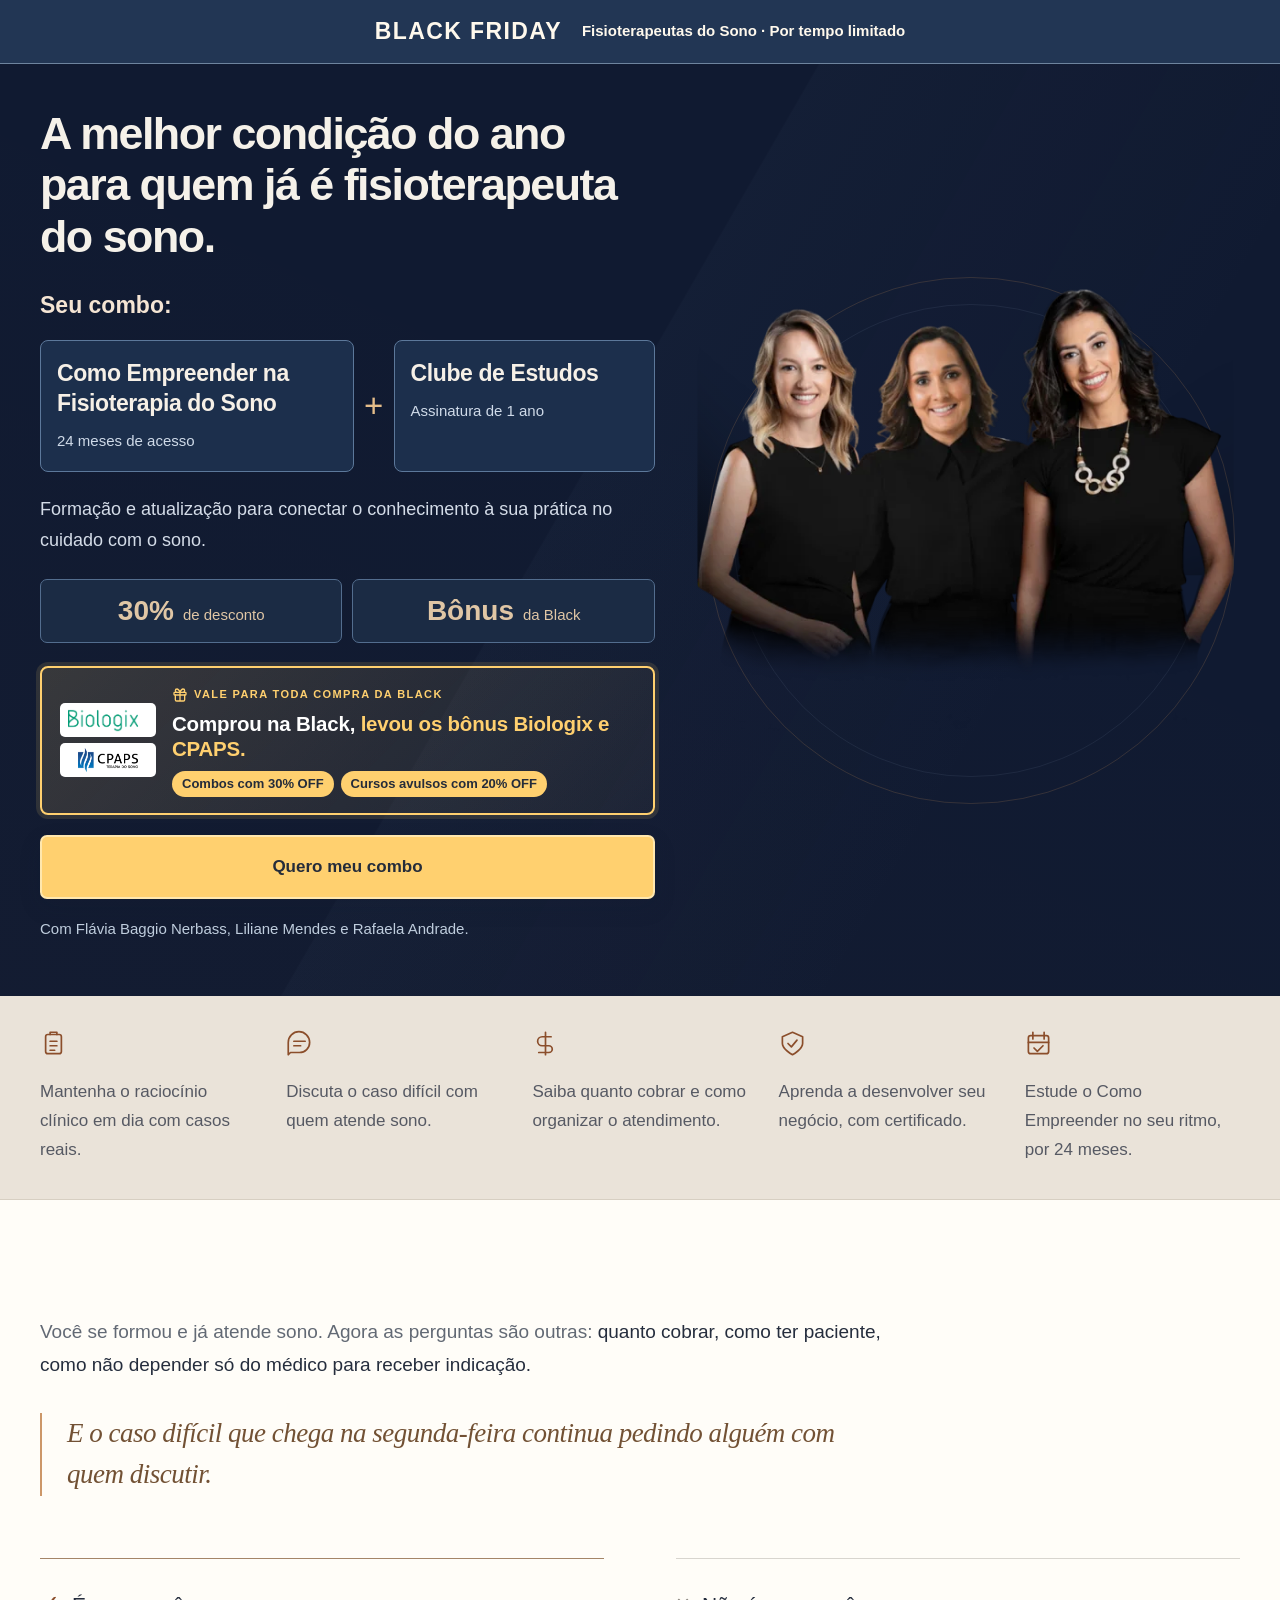
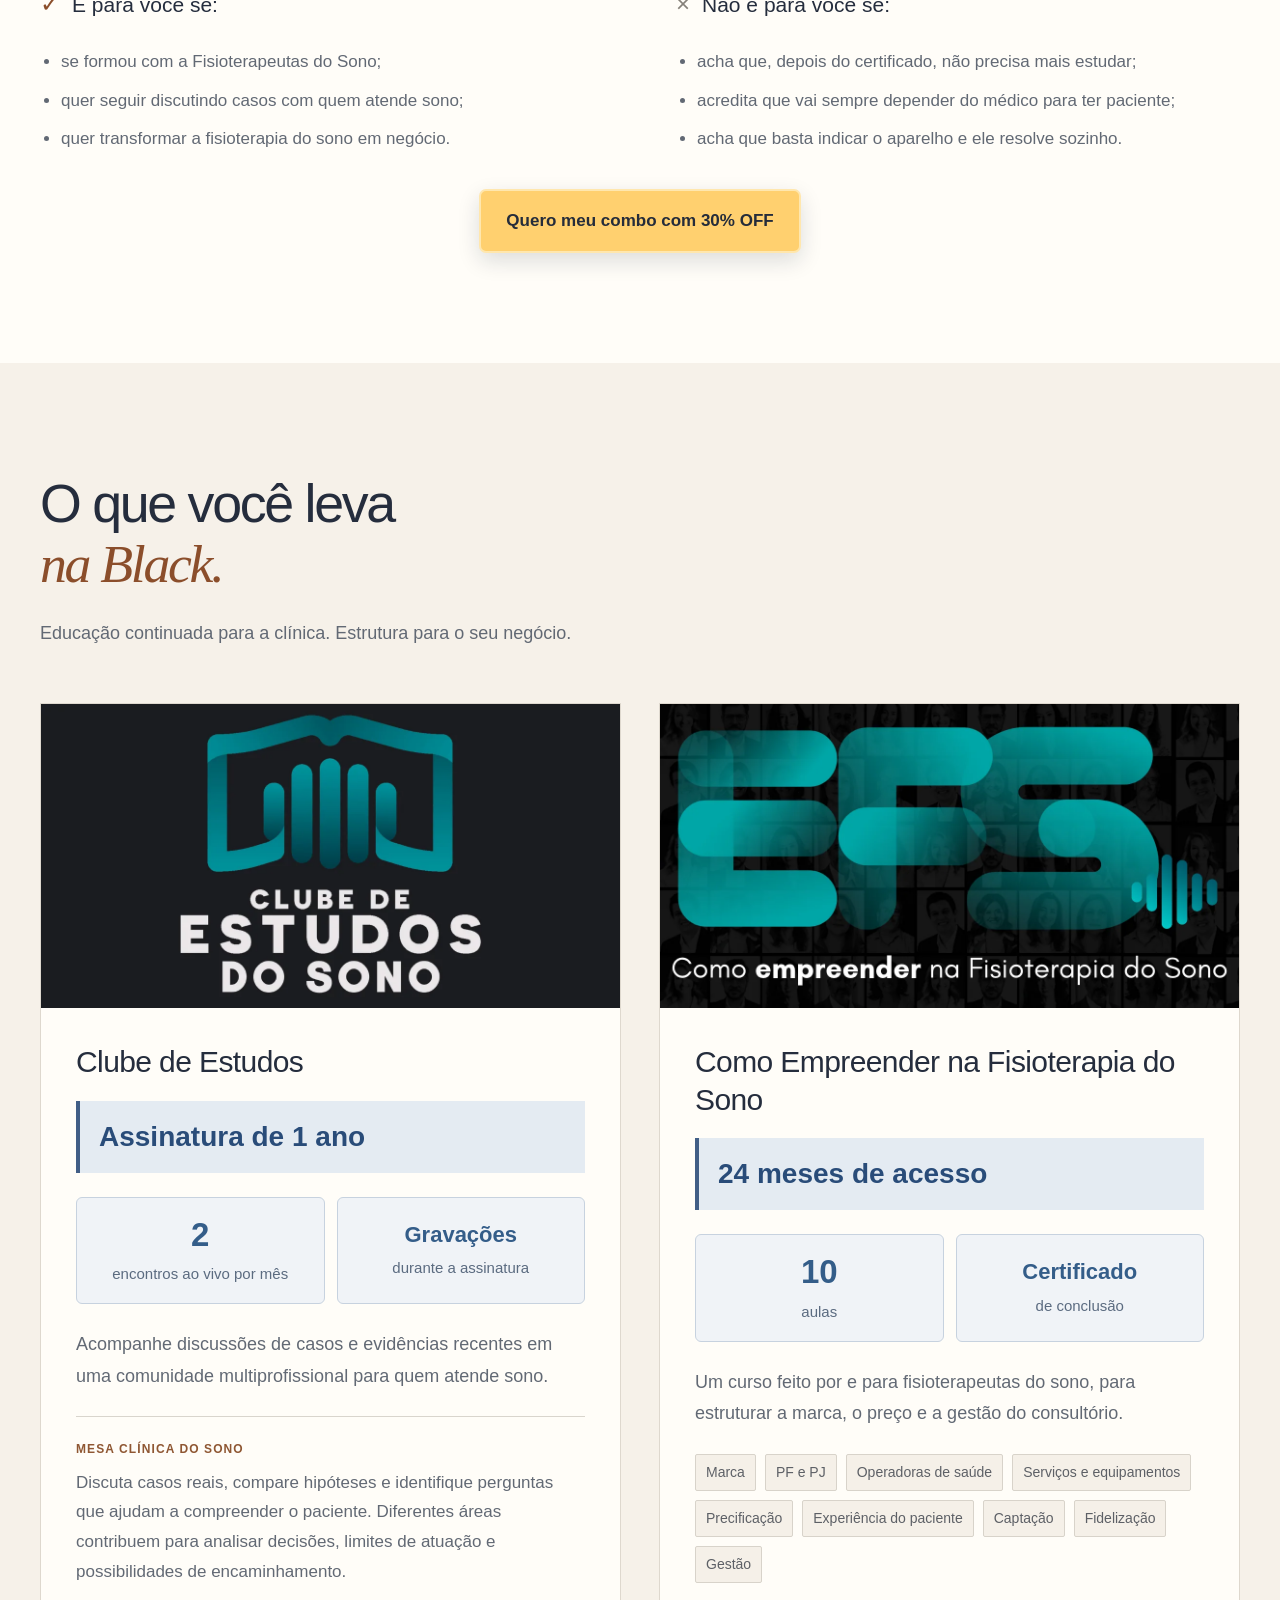
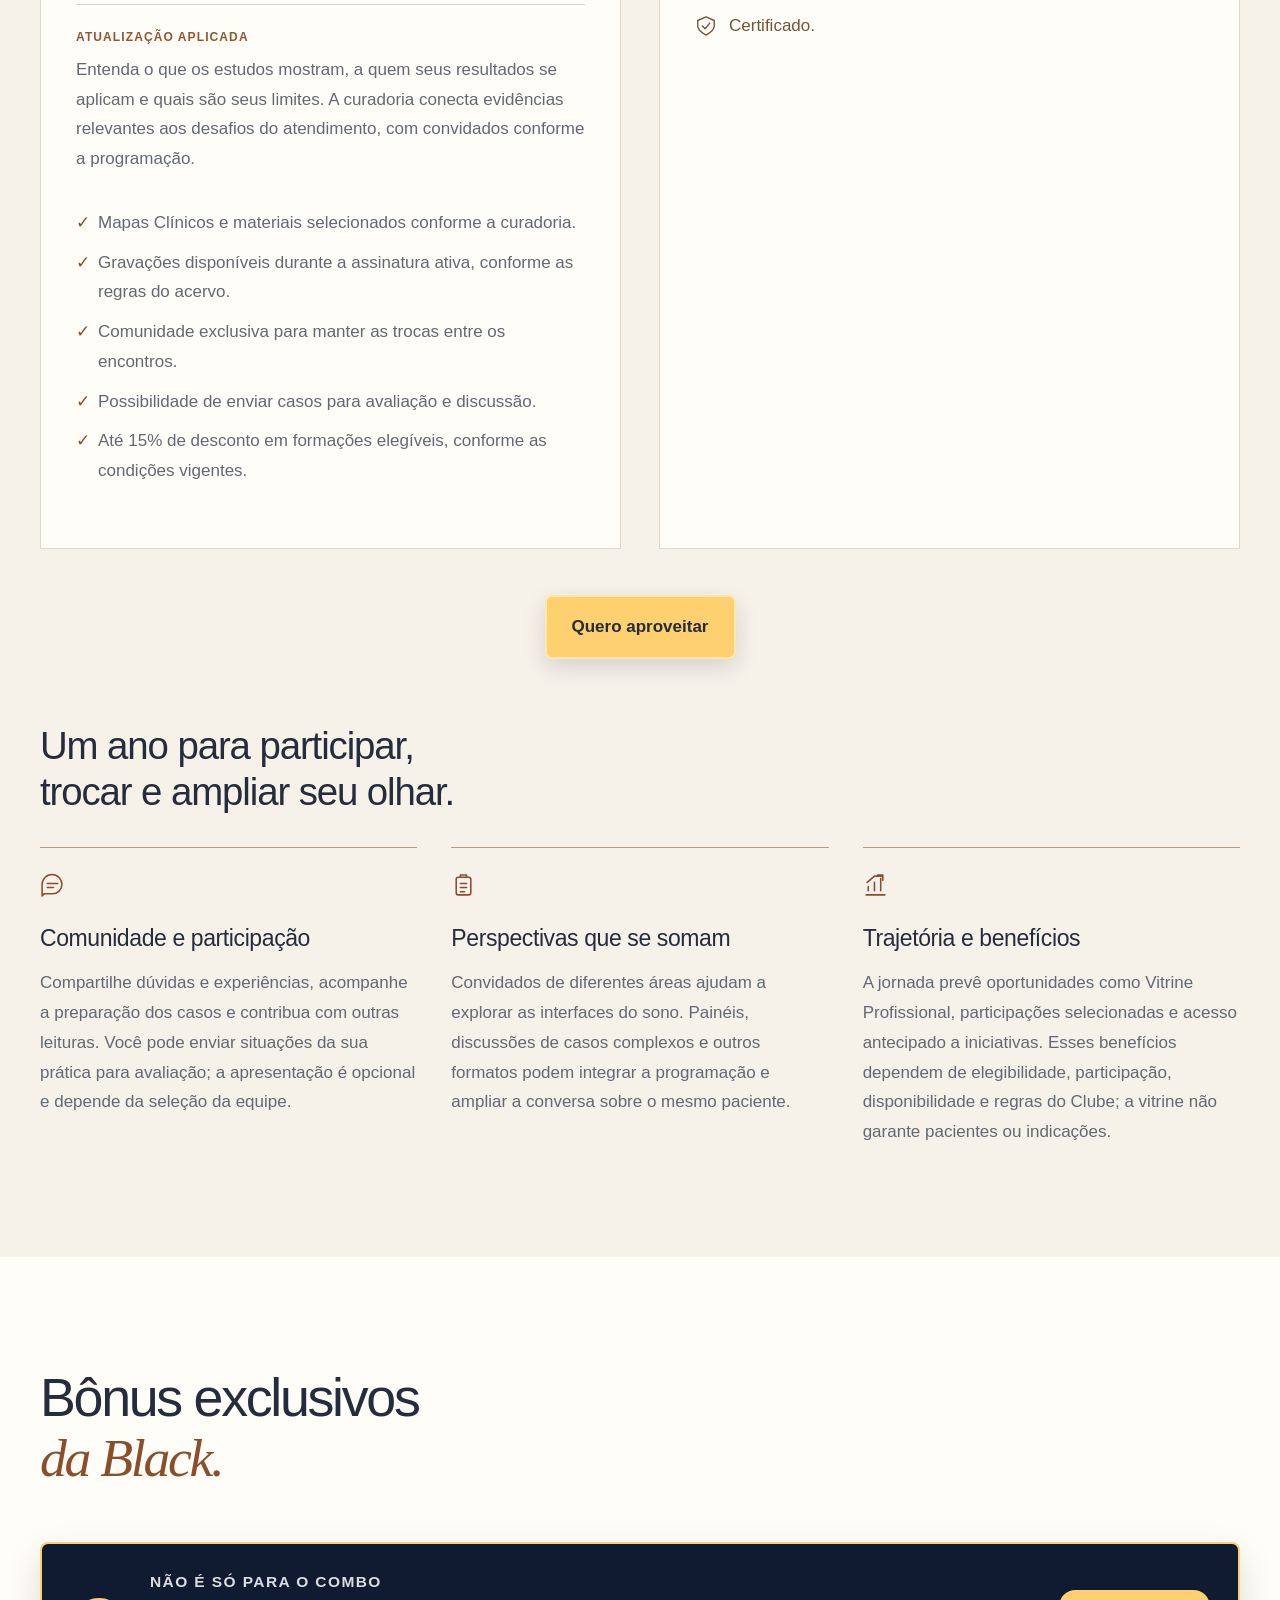
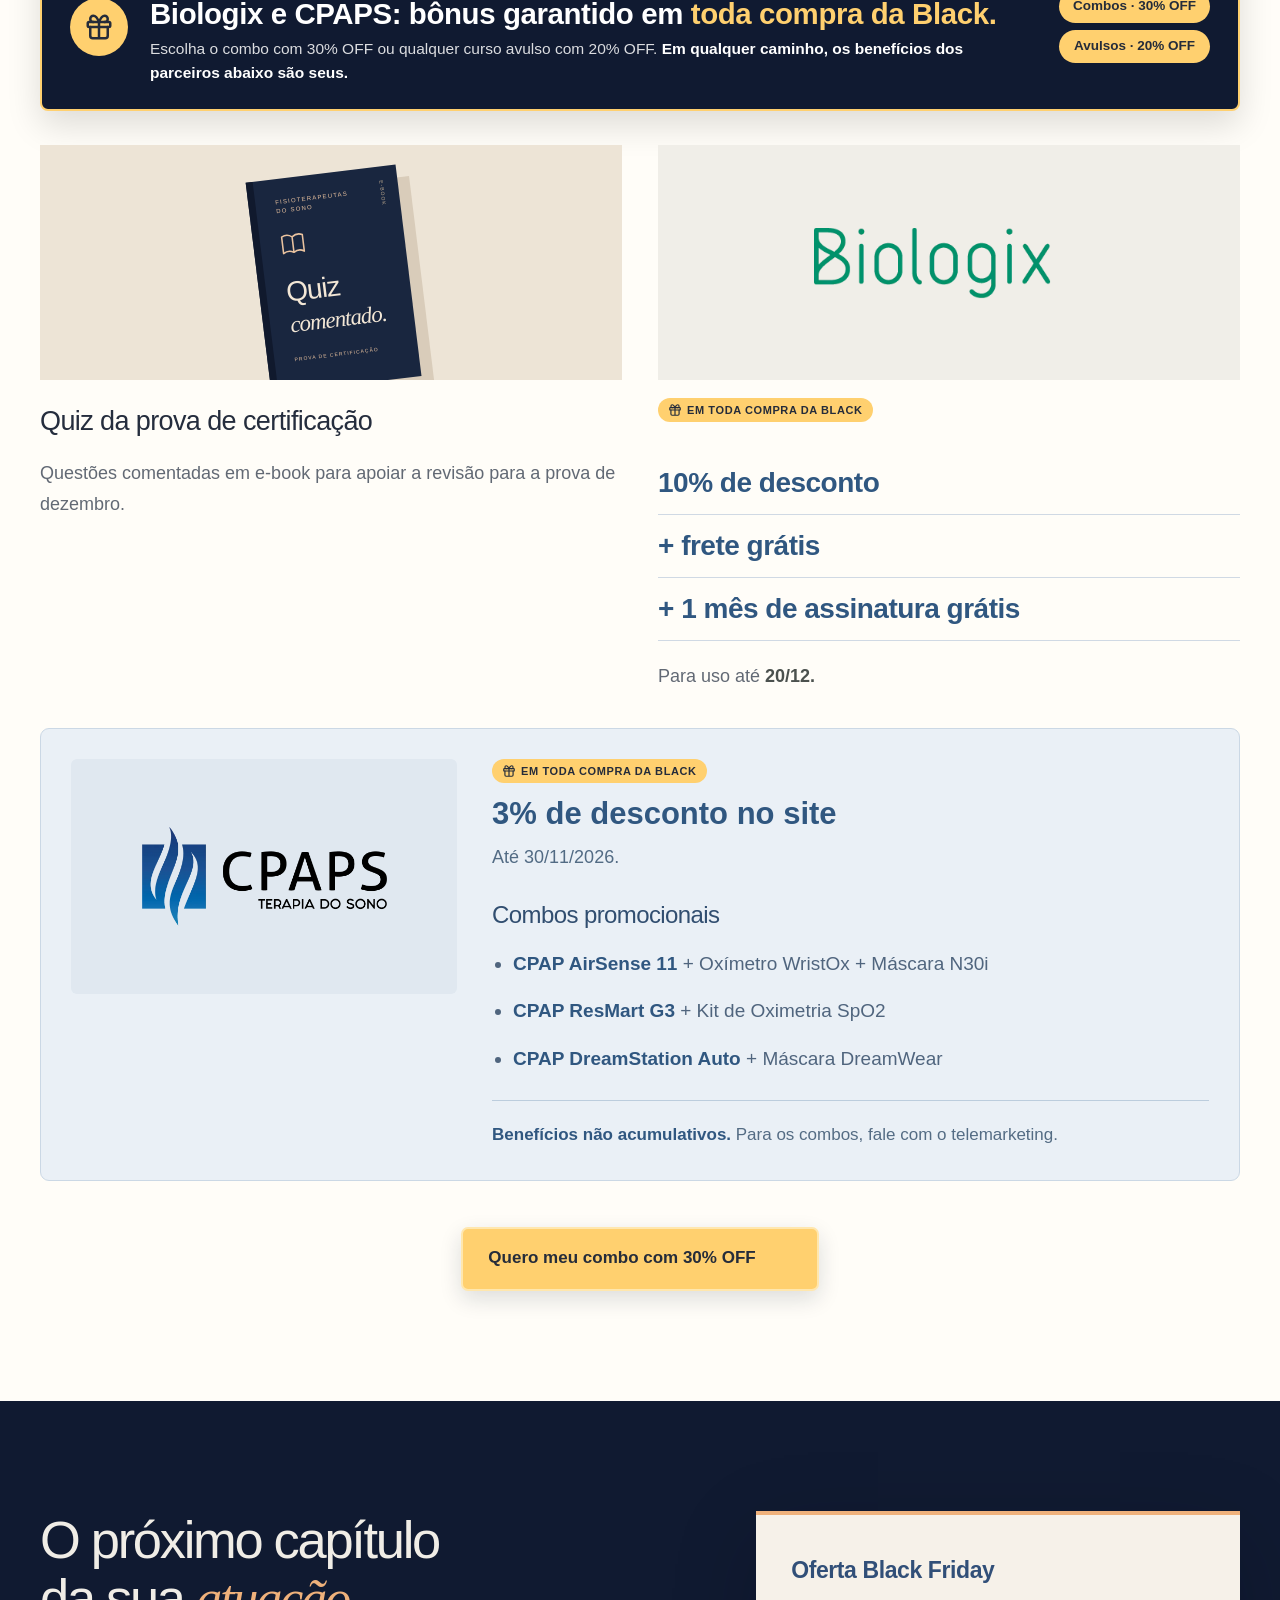
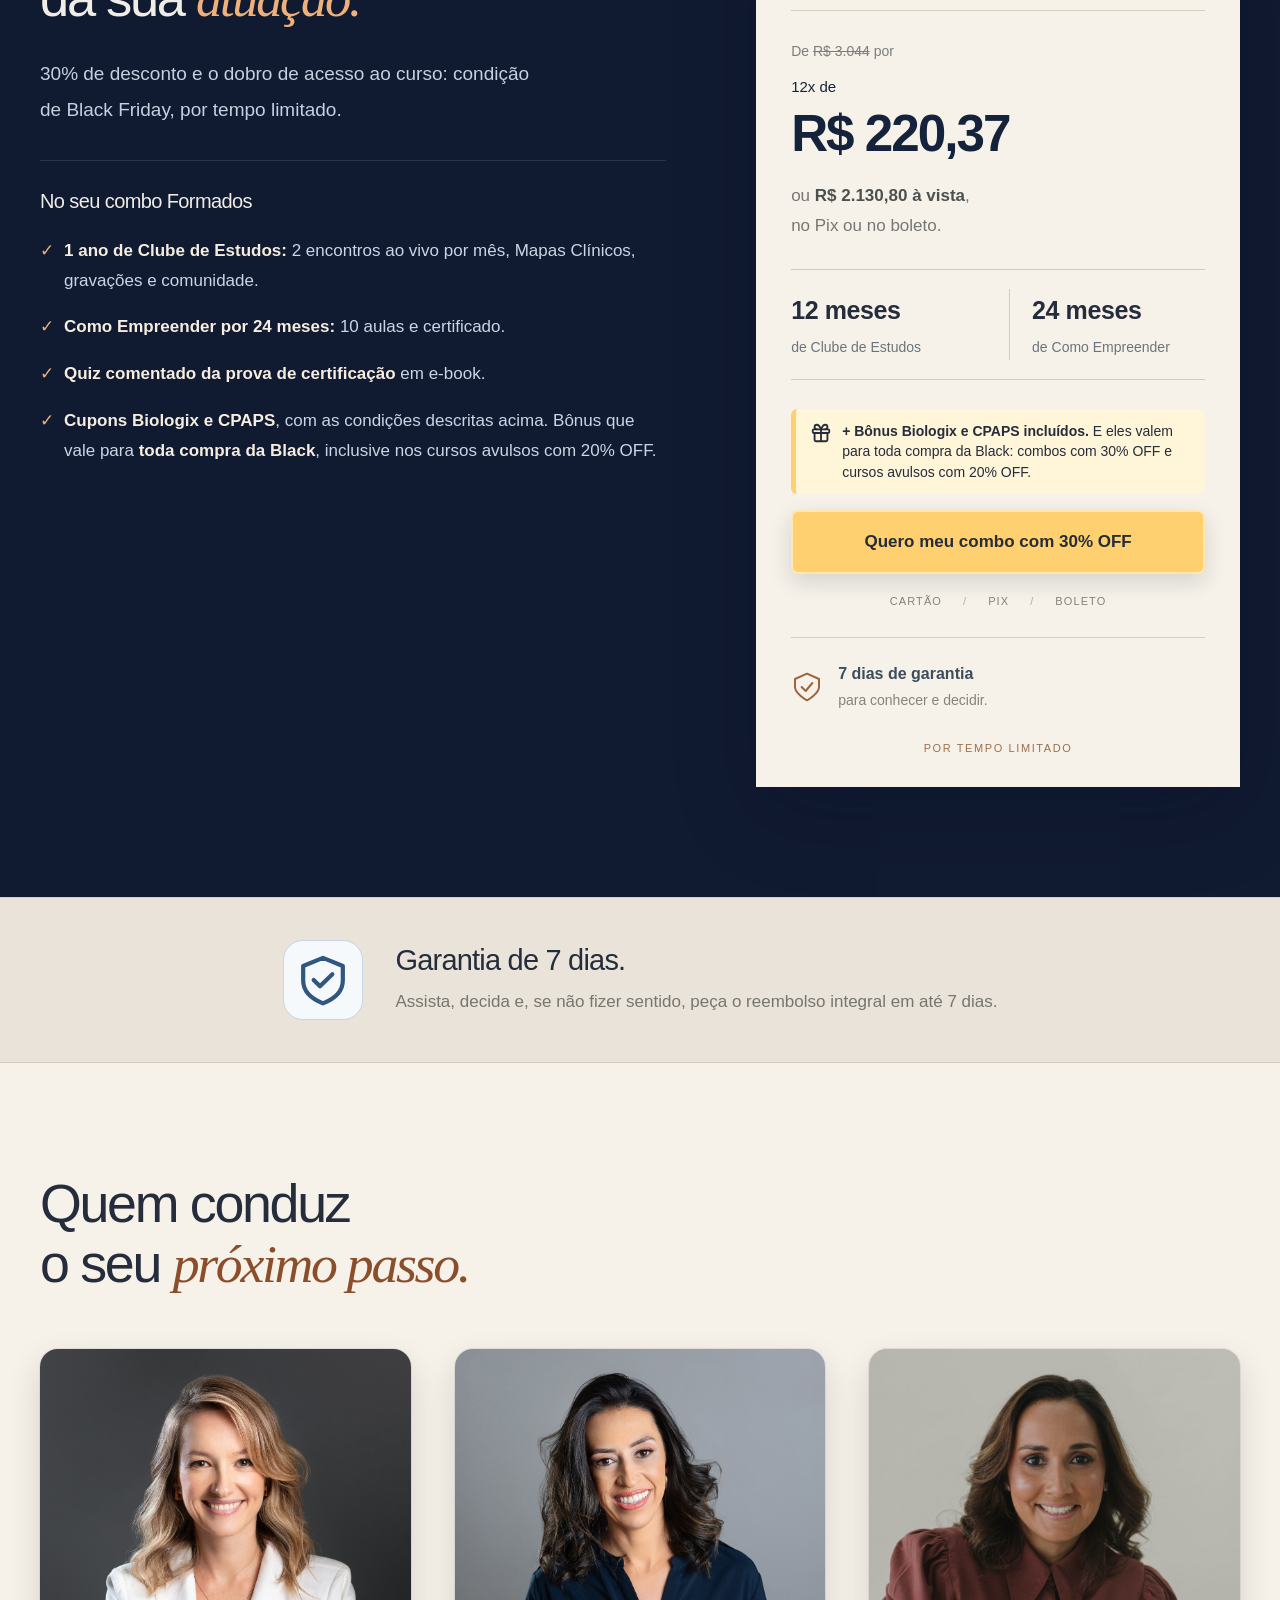
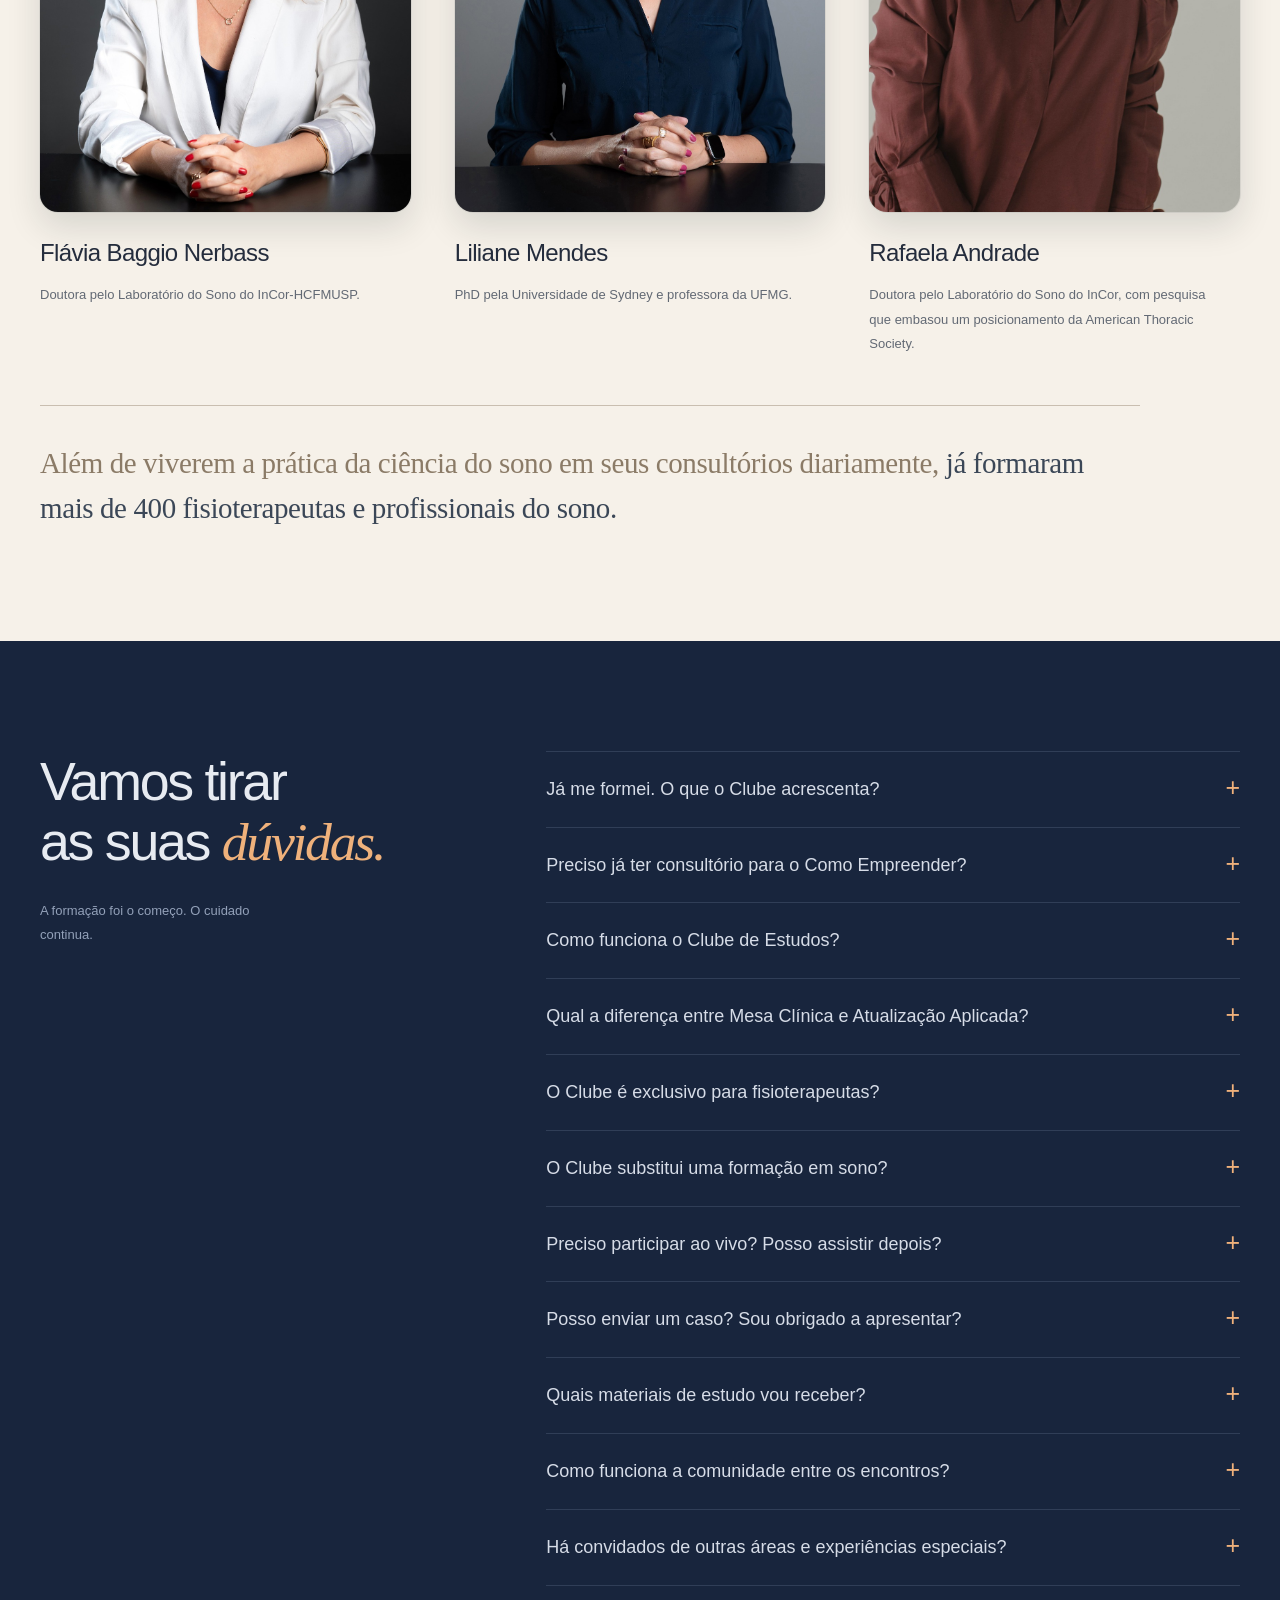
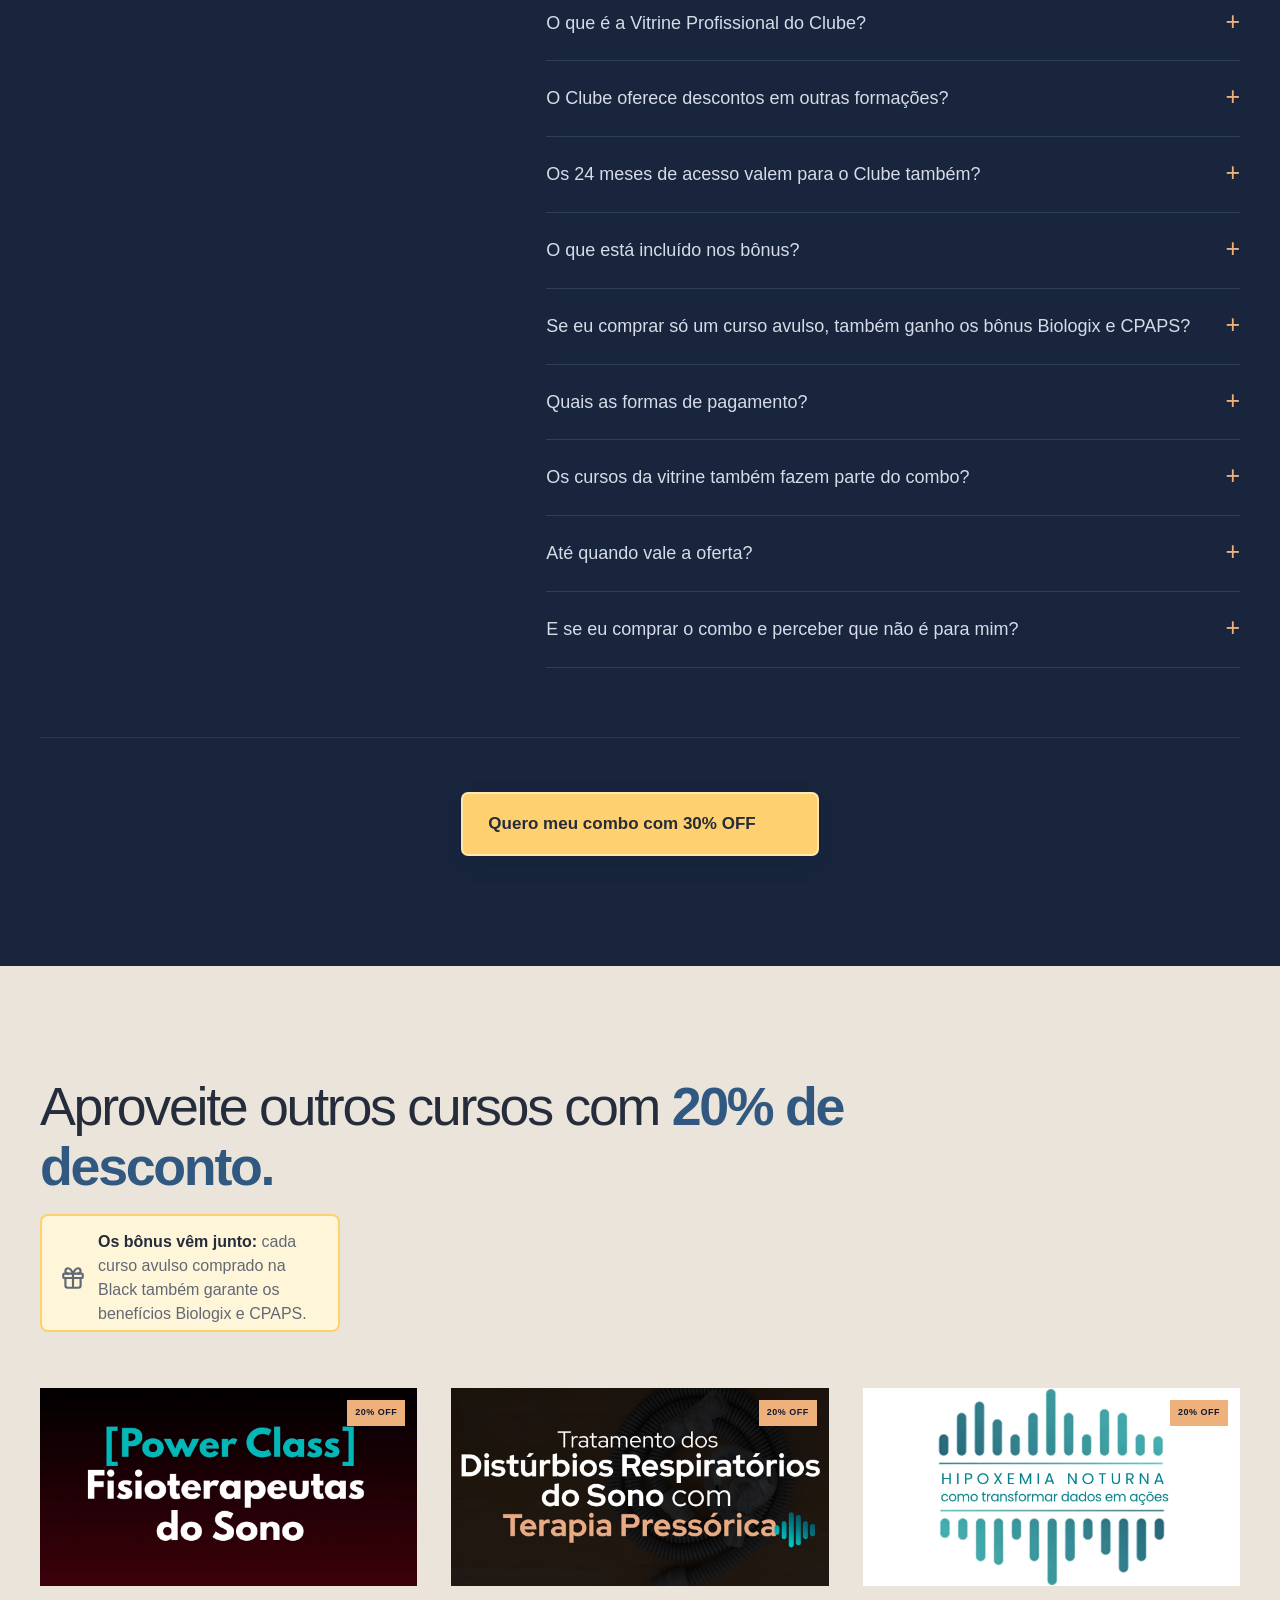
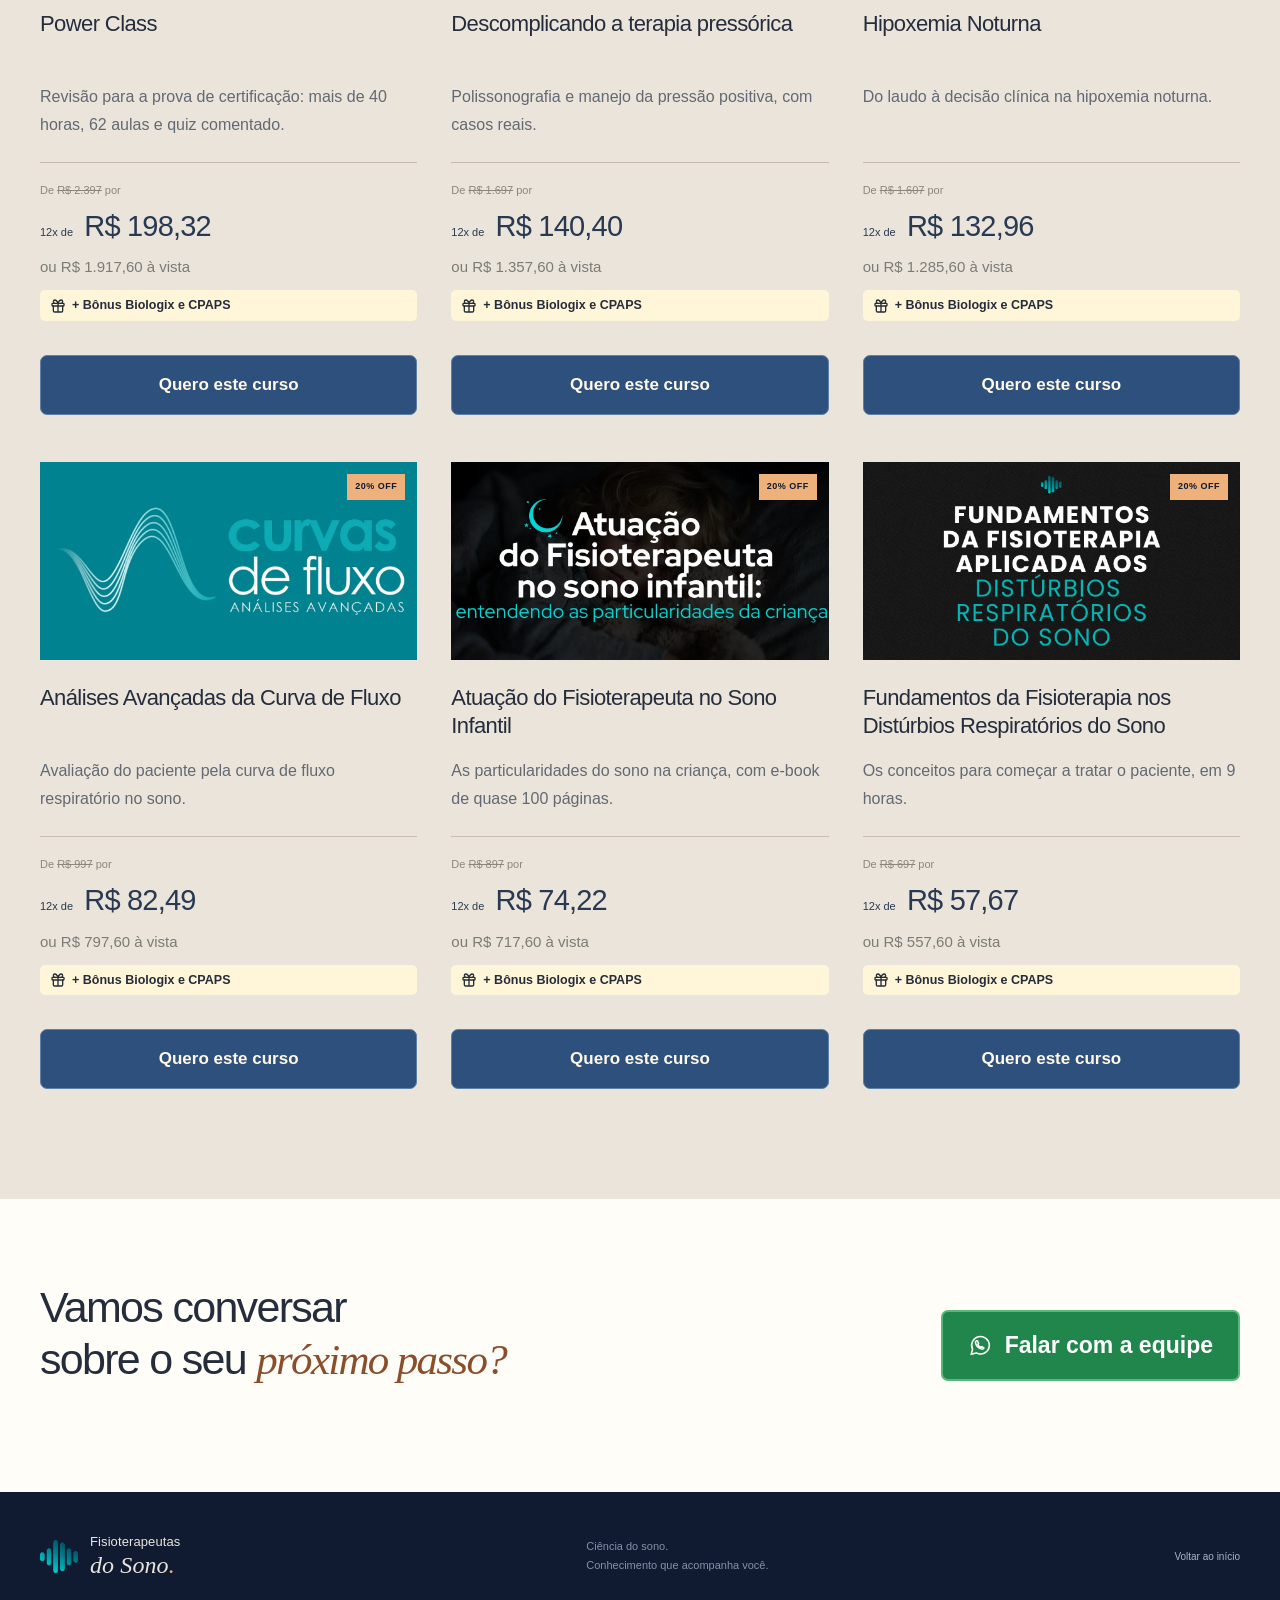
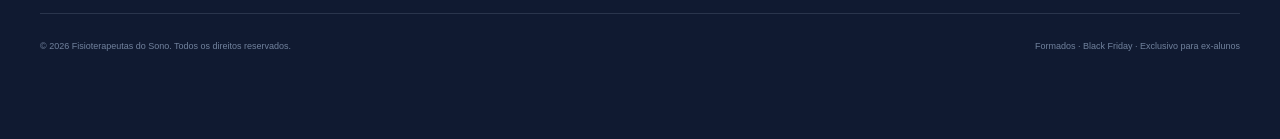
<file: formados/index.html>
<!doctype html>
<html lang="pt-BR">
<head>
<meta charset="utf-8">
<!-- Google Tag Manager -->
<script>(function(w,d,s,l,i){w[l]=w[l]||[];w[l].push({'gtm.start':
new Date().getTime(),event:'gtm.js'});var f=d.getElementsByTagName(s)[0],
j=d.createElement(s),dl=l!='dataLayer'?'&l='+l:'';j.async=true;j.src=
'https://www.googletagmanager.com/gtm.js?id='+i+dl;f.parentNode.insertBefore(j,f);
})(window,document,'script','dataLayer','GTM-TF9PPGQC');</script>
<!-- End Google Tag Manager -->
<!-- Microsoft Clarity -->
<script type="text/javascript">
(function(c,l,a,r,i,t,y){
    c[a]=c[a]||function(){(c[a].q=c[a].q||[]).push(arguments)};
    t=l.createElement(r);t.async=1;t.src="https://www.clarity.ms/tag/"+i;
    y=l.getElementsByTagName(r)[0];y.parentNode.insertBefore(t,y);
})(window,document,"clarity","script","zepiqkv9ne");
</script>
<!-- End Microsoft Clarity -->
<meta name="viewport" content="width=device-width, initial-scale=1">
<meta name="description" content="Combo Formados: 1 ano de Clube de Estudos + Como Empreender na Fisioterapia do Sono com 24 meses de acesso, 30% de desconto e bônus da Black Friday.">
<meta name="robots" content="noindex,nofollow">
<meta name="theme-color" content="#101a31">
<meta name="referrer" content="strict-origin-when-cross-origin">
<meta property="og:title" content="Formados · Black Friday | Fisioterapeutas do Sono">
<meta property="og:description" content="A clínica em dia. O negócio de pé. Clube de Estudos + Como Empreender, com 30% de desconto na Black.">
<meta property="og:type" content="website">
<title>Formados · Black Friday | Fisioterapeutas do Sono</title>
<link rel="icon" href="assets/img/marca-oficial.png" type="image/png">
<link rel="preload" as="image" href="assets/img/fundadoras.webp" fetchpriority="high">
<link rel="stylesheet" href="styles.css?v=20261116-clube">
<link rel="stylesheet" href="otimizacao.css?v=20261116-formados-2">
<script src="config.js?v=20261116-clube" defer></script>
<script src="tracking.js?v=20261116-clube" defer></script>
<script src="app.js?v=20261116-formados" defer></script>
<link rel="stylesheet" href="experts.css?v=20261117-retratos">
<link rel="stylesheet" href="parceiros-black.css?v=20261123">
</head>
<body>
<!-- Google Tag Manager (noscript) -->
<noscript><iframe src="https://www.googletagmanager.com/ns.html?id=GTM-TF9PPGQC" height="0" width="0" style="display:none;visibility:hidden" title="Google Tag Manager"></iframe></noscript>
<!-- End Google Tag Manager (noscript) -->
<a class="skip-link" href="#conteudo">Pular para o conteúdo</a>
<svg class="icon-definitions" aria-hidden="true" xmlns="http://www.w3.org/2000/svg"><defs>
<symbol id="i-arrow" viewBox="0 0 24 24"><path d="M5 12h14M13 6l6 6-6 6"/></symbol>
<symbol id="i-check" viewBox="0 0 24 24"><path d="m5 12 4 4L19 6"/></symbol>
<symbol id="i-case" viewBox="0 0 24 24"><rect x="5" y="4" width="14" height="17" rx="2"/><path d="M9 4V2h6v2M9 10h6M9 14h6M9 18h4"/></symbol>
<symbol id="i-chat" viewBox="0 0 24 24"><path d="M21 11a9 9 0 0 1-9 9H4l-2 2V11a9 9 0 0 1 19 0Z"/><path d="M7 10h10M7 14h6"/></symbol>
<symbol id="i-price" viewBox="0 0 24 24"><path d="M12 2v20M17 6H9a4 4 0 0 0 0 8h6a3 3 0 0 1 0 6H6"/></symbol>
<symbol id="i-live" viewBox="0 0 24 24"><rect x="8" y="2" width="8" height="13" rx="4"/><path d="M5 10v2a7 7 0 0 0 14 0v-2M12 19v3M8 22h8"/></symbol>
<symbol id="i-calendar" viewBox="0 0 24 24"><rect x="3" y="5" width="18" height="16" rx="2"/><path d="M7 2v6M17 2v6M3 11h18m-13 5 3 3 5-5"/></symbol>
<symbol id="i-shield" viewBox="0 0 24 24"><path d="M12 2 3 6v6c0 5 9 10 9 10s9-5 9-10V6L12 2Z"/><path d="m8 12 3 3 5-6"/></symbol>
<symbol id="i-guarantee" viewBox="0 0 24 24"><path d="M12 2.5 3.5 6v6.2c0 4.5 3.2 7.7 8.5 9.8 5.3-2.1 8.5-5.3 8.5-9.8V6L12 2.5Z"/><path d="m8 12 2.7 2.7L16 9.5"/></symbol>
<symbol id="i-growth" viewBox="0 0 24 24"><path d="M3 21h18M5 17v-4M11 17V9M17 17V5M4 9l7-6h7M14 2h5v5"/></symbol>
<symbol id="i-book" viewBox="0 0 24 24"><path d="M12 5C8 2 4 3 2 4v16c3-2 7-2 10 0 3-2 7-2 10 0V4c-2-1-6-2-10 1Zm0 0v15"/></symbol>
<symbol id="i-clock" viewBox="0 0 24 24"><circle cx="12" cy="12" r="9"/><path d="M12 7v5l4 2"/></symbol>
<symbol id="i-whatsapp" viewBox="0 0 24 24"><path d="M20.5 11.6a8.5 8.5 0 0 1-12.6 7.5L3 20.5l1.4-4.8a8.5 8.5 0 1 1 16.1-4.1Z"/><path d="M8.2 7.5c-.5 0-1.2.8-1 1.8.5 3 3.1 5.5 6 6.1 1 .2 2-.6 2-1.1l-2-1.2-.9.7c-1.2-.5-2.3-1.6-2.8-2.8l.7-.9-1.2-2.6Z"/></symbol>
</defs></svg>
<header class="campaign-banner"><div class="container"><p><strong>Black Friday</strong><span>Fisioterapeutas do Sono · Por tempo limitado</span></p></div></header>
<main id="conteudo">
<section class="hero" id="inicio" aria-labelledby="titulo-principal"><div class="container hero-grid">
  <div class="hero-copy">
    <h1 id="titulo-principal">A melhor condição do ano para quem já é fisioterapeuta do sono.</h1>
    <div class="hero-combo" aria-label="Componentes do combo Formados">
      <p class="combo-heading">Seu combo:</p>
      <div class="combo-products">
        <div><strong>Como Empreender na Fisioterapia do Sono</strong><span>24 meses de acesso</span></div>
        <span class="combo-plus" aria-hidden="true">+</span>
        <div><strong>Clube de Estudos</strong><span>Assinatura de 1 ano</span></div>
      </div>
    </div>
    <p class="hero-description">Formação e atualização para conectar o conhecimento à sua prática no cuidado com o sono.</p>
    <div class="hero-highlights" aria-label="Benefícios da Black"><div><strong>30%</strong><span>de desconto</span></div><div><strong>Bônus</strong><span>da Black</span></div></div>
    <aside class="sp-selo" aria-label="Bônus Biologix e CPAPS em toda compra da Black"><div class="sp-selo-logos"><span><img src="assets/img/biologix.webp" alt="Biologix" width="351" height="101" decoding="async"></span><span><img src="assets/img/cpaps.webp" alt="CPAPS" width="946" height="382" decoding="async"></span></div><div><p class="sp-kicker"><svg class="sp-ico" viewBox="0 0 24 24" fill="none" stroke="currentColor" stroke-width="2" stroke-linecap="round" stroke-linejoin="round" aria-hidden="true"><rect x="3" y="8" width="18" height="4" rx="1"/><path d="M12 8v13M19 12v7a2 2 0 0 1-2 2H7a2 2 0 0 1-2-2v-7"/><path d="M7.5 8a2.5 2.5 0 0 1 0-5C10 3 12 8 12 8s2-5 4.5-5a2.5 2.5 0 0 1 0 5"/></svg>Vale para toda compra da Black</p><p class="sp-selo-titulo">Comprou na Black, <em>levou os bônus Biologix e CPAPS.</em></p><p class="sp-chips"><span>Combos com <b>30% OFF</b></span><span>Cursos avulsos com <b>20% OFF</b></span></p></div></aside>
    <a class="cta primary" data-offer-link href="#investimento">Quero meu combo</a>
    <p class="hero-teachers">Com Flávia Baggio Nerbass, Liliane Mendes e Rafaela Andrade.</p>
  </div>
  <div class="hero-visual"><div class="hero-orbit" aria-hidden="true"></div><img class="founders-photo" src="assets/img/fundadoras.webp" alt="Flávia Baggio Nerbass, Liliane Mendes e Rafaela Andrade" width="600" height="588" fetchpriority="high" decoding="async"></div>
</div></section>
<section class="benefits" aria-label="O próximo passo na sua atuação">
  <div class="container benefit-grid">
    <div class="benefit"><svg class="icon" aria-hidden="true"><use href="#i-case"/></svg><p>Mantenha o raciocínio clínico em dia com casos reais.</p></div>
    <div class="benefit"><svg class="icon" aria-hidden="true"><use href="#i-chat"/></svg><p>Discuta o caso difícil com quem atende sono.</p></div>
    <div class="benefit"><svg class="icon" aria-hidden="true"><use href="#i-price"/></svg><p>Saiba quanto cobrar e como organizar o atendimento.</p></div>
  <div class="benefit"><svg class="icon" aria-hidden="true"><use href="#i-shield"/></svg><p>Aprenda a desenvolver seu negócio, com certificado.</p></div>
    <div class="benefit"><svg class="icon" aria-hidden="true"><use href="#i-calendar"/></svg><p>Estude o Como Empreender no seu ritmo, por 24 meses.</p></div>
  </div>
</section>
<section class="section audience" id="para-voce" aria-label="Para quem é o combo">
  <div class="container">
    <div class="audience-intro" data-reveal><div class="audience-story"><p>Você se formou e já atende sono. Agora as perguntas são outras: <strong>quanto cobrar, como ter paciente, como não depender só do médico para receber indicação.</strong></p><blockquote>E o caso difícil que chega na segunda-feira continua pedindo alguém com quem discutir.</blockquote></div></div>
    <div class="audience-lists" data-reveal>
      <article><p class="list-label"><span aria-hidden="true">✓</span> É para você se:</p><ul><li>se formou com a Fisioterapeutas do Sono;</li><li>quer seguir discutindo casos com quem atende sono;</li><li>quer transformar a fisioterapia do sono em negócio.</li></ul></article>
      <article class="not-for"><p class="list-label"><span aria-hidden="true">×</span> Não é para você se:</p><ul><li>acha que, depois do certificado, não precisa mais estudar;</li><li>acredita que vai sempre depender do médico para ter paciente;</li><li>acha que basta indicar o aparelho e ele resolve sozinho.</li></ul></article>
    </div>
    <a class="cta primary" data-offer-link href="#investimento">Quero meu combo com 30% OFF </a>
  </div>
</section>

<section class="section deliverables" id="o-que-recebe" aria-labelledby="entregas-titulo">
  <div class="container"><div class="section-heading" data-reveal><h2 id="entregas-titulo">O que você leva<br><em>na Black.</em></h2><p>Educação continuada para a clínica. Estrutura para o seu negócio.</p></div>
    <div class="product-grid">
      <article class="product" data-reveal><div class="product-cover"><img src="assets/img/clube-de-estudos.webp" alt="Clube de Estudos do Sono" width="1200" height="630" loading="lazy" decoding="async"></div><div class="product-body"><h3>Clube de Estudos</h3><p class="access-highlight"><strong>Assinatura de 1 ano</strong></p><div class="product-metrics" aria-label="Formato do Clube"><div><strong>2</strong><span>encontros ao vivo por mês</span></div><div><strong class="metric-word">Gravações</strong><span>durante a assinatura</span></div></div><p>Acompanhe discussões de casos e evidências recentes em uma comunidade multiprofissional para quem atende sono.</p><div class="meeting"><span>MESA CLÍNICA DO SONO</span><p>Discuta casos reais, compare hipóteses e identifique perguntas que ajudam a compreender o paciente. Diferentes áreas contribuem para analisar decisões, limites de atuação e possibilidades de encaminhamento.</p></div><div class="meeting"><span>ATUALIZAÇÃO APLICADA</span><p>Entenda o que os estudos mostram, a quem seus resultados se aplicam e quais são seus limites. A curadoria conecta evidências relevantes aos desafios do atendimento, com convidados conforme a programação.</p></div><ul class="check-list"><li>Mapas Clínicos e materiais selecionados conforme a curadoria.</li><li>Gravações disponíveis durante a assinatura ativa, conforme as regras do acervo.</li><li>Comunidade exclusiva para manter as trocas entre os encontros.</li><li>Possibilidade de enviar casos para avaliação e discussão.</li><li>Até 15% de desconto em formações elegíveis, conforme as condições vigentes.</li></ul></div></article>
      <article class="product" data-reveal><div class="product-cover"><img src="assets/img/como-empreender.webp" alt="Como Empreender na Fisioterapia do Sono" width="1200" height="630" loading="lazy" decoding="async"></div><div class="product-body"><h3>Como Empreender na Fisioterapia do Sono</h3><p class="access-highlight"><strong>24 meses de acesso</strong></p><div class="product-metrics" aria-label="Estrutura do curso"><div><strong>10</strong><span>aulas</span></div><div><strong class="metric-word">Certificado</strong><span>de conclusão</span></div></div><p>Um curso feito por e para fisioterapeutas do sono, para estruturar a marca, o preço e a gestão do consultório.</p><div class="topic-chips" aria-label="Temas do curso"><span>Marca</span><span>PF e PJ</span><span>Operadoras de saúde</span><span>Serviços e equipamentos</span><span>Precificação</span><span>Experiência do paciente</span><span>Captação</span><span>Fidelização</span><span>Gestão</span></div><p class="live-note"><svg class="icon" aria-hidden="true"><use href="#i-shield"/></svg>Certificado.</p></div></article>
    </div>
    <div class="cta-row" data-reveal><a class="cta primary" data-offer-link href="#investimento">Quero aproveitar</a></div>
    <div class="club-experience" aria-labelledby="clube-experiencia-titulo">
      <div class="section-heading" data-reveal><h3 id="clube-experiencia-titulo">Um ano para participar,<br>trocar e ampliar seu olhar.</h3></div>
      <div class="club-experience-grid">
        <article data-reveal><svg class="icon" aria-hidden="true"><use href="#i-chat"/></svg><h4>Comunidade e participação</h4><p>Compartilhe dúvidas e experiências, acompanhe a preparação dos casos e contribua com outras leituras. Você pode enviar situações da sua prática para avaliação; a apresentação é opcional e depende da seleção da equipe.</p></article>
        <article data-reveal><svg class="icon" aria-hidden="true"><use href="#i-case"/></svg><h4>Perspectivas que se somam</h4><p>Convidados de diferentes áreas ajudam a explorar as interfaces do sono. Painéis, discussões de casos complexos e outros formatos podem integrar a programação e ampliar a conversa sobre o mesmo paciente.</p></article>
        <article data-reveal><svg class="icon" aria-hidden="true"><use href="#i-growth"/></svg><h4>Trajetória e benefícios</h4><p>A jornada prevê oportunidades como Vitrine Profissional, participações selecionadas e acesso antecipado a iniciativas. Esses benefícios dependem de elegibilidade, participação, disponibilidade e regras do Clube; a vitrine não garante pacientes ou indicações.</p></article>
      </div>
    </div>
  </div>
</section>
<section class="section bonuses" id="bonus" aria-labelledby="bonus-titulo">
  <div class="container"><div class="section-heading" data-reveal><h2 id="bonus-titulo">Bônus exclusivos<br><em>da Black.</em></h2></div>
    <div class="sp-faixa" role="note"><div class="sp-faixa-ico"><svg class="sp-ico" viewBox="0 0 24 24" fill="none" stroke="currentColor" stroke-width="2" stroke-linecap="round" stroke-linejoin="round" aria-hidden="true"><rect x="3" y="8" width="18" height="4" rx="1"/><path d="M12 8v13M19 12v7a2 2 0 0 1-2 2H7a2 2 0 0 1-2-2v-7"/><path d="M7.5 8a2.5 2.5 0 0 1 0-5C10 3 12 8 12 8s2-5 4.5-5a2.5 2.5 0 0 1 0 5"/></svg></div><div><p class="sp-kicker">Não é só para o combo</p><h3>Biologix e CPAPS: bônus garantido em <em>toda compra da Black.</em></h3><p>Escolha o combo com 30% OFF ou qualquer curso avulso com 20% OFF. <strong>Em qualquer caminho, os benefícios dos parceiros abaixo são seus.</strong></p></div><p class="sp-chips"><span>Combos · <b>30% OFF</b></span><span>Avulsos · <b>20% OFF</b></span></p></div>
    <div class="bonus-grid">
      <article class="bonus-card quiz-card" data-reveal><div class="quiz-art" aria-hidden="true"><div class="quiz-book"><span>FISIOTERAPEUTAS<br>DO SONO</span><svg class="icon"><use href="#i-book"/></svg><strong>Quiz<br><em>comentado.</em></strong><p>PROVA DE CERTIFICAÇÃO</p><span class="book-format">E-BOOK</span></div></div><h3>Quiz da prova de certificação</h3><p>Questões comentadas em e-book para apoiar a revisão para a prova de dezembro.</p></article>
      <article class="bonus-card" data-reveal aria-label="Benefícios Biologix"><div class="partner-logo biologix"><img src="assets/img/biologix.webp" alt="Biologix" width="351" height="101" loading="lazy" decoding="async"></div><span class="sp-tag"><svg class="sp-ico" viewBox="0 0 24 24" fill="none" stroke="currentColor" stroke-width="2" stroke-linecap="round" stroke-linejoin="round" aria-hidden="true"><rect x="3" y="8" width="18" height="4" rx="1"/><path d="M12 8v13M19 12v7a2 2 0 0 1-2 2H7a2 2 0 0 1-2-2v-7"/><path d="M7.5 8a2.5 2.5 0 0 1 0-5C10 3 12 8 12 8s2-5 4.5-5a2.5 2.5 0 0 1 0 5"/></svg>Em toda compra da Black</span><ul class="partner-benefits"><li><strong>10% de desconto</strong></li><li><strong>+ frete grátis</strong></li><li><strong>+ 1 mês de assinatura grátis</strong></li></ul><p class="benefit-validity">Para uso até <strong>20/12.</strong></p></article>
      <article class="bonus-card cpaps-card" data-reveal aria-label="Benefícios CPAPS"><div class="partner-logo cpaps"><img src="assets/img/cpaps.webp" alt="CPAPS · Terapia do Sono" width="946" height="382" loading="lazy" decoding="async"></div><div class="partner-details"><span class="sp-tag"><svg class="sp-ico" viewBox="0 0 24 24" fill="none" stroke="currentColor" stroke-width="2" stroke-linecap="round" stroke-linejoin="round" aria-hidden="true"><rect x="3" y="8" width="18" height="4" rx="1"/><path d="M12 8v13M19 12v7a2 2 0 0 1-2 2H7a2 2 0 0 1-2-2v-7"/><path d="M7.5 8a2.5 2.5 0 0 1 0-5C10 3 12 8 12 8s2-5 4.5-5a2.5 2.5 0 0 1 0 5"/></svg>Em toda compra da Black</span><p class="partner-lead"><strong>3% de desconto no site</strong><span>Até 30/11/2026.</span></p><h3>Combos promocionais</h3><ul class="partner-combos"><li><strong>CPAP AirSense 11</strong> + Oxímetro WristOx + Máscara N30i</li><li><strong>CPAP ResMart G3</strong> + Kit de Oximetria SpO2</li><li><strong>CPAP DreamStation Auto</strong> + Máscara DreamWear</li></ul><p class="partner-rules"><strong>Benefícios não acumulativos.</strong> Para os combos, fale com o telemarketing.</p></div></article>
    </div>
    <article class="limited-bonus" data-bonus-limited data-reveal><div class="limited-bonus-image"><img src="assets/img/hipoxemia.webp" alt="Hipoxemia Noturna: como transformar dados em ações" width="1200" height="630" loading="lazy" decoding="async"></div><div><p class="limited-bonus-label"><svg class="icon" aria-hidden="true"><use href="#i-clock"/></svg>Só nas primeiras 24 horas</p><h3>Carga hipóxica: por que precisamos ficar atentos?</h3><p>Aula 1 do curso Hipoxemia Noturna, para quem entrar <strong>até as 7h de 18/11</strong>.</p></div></article>
    <div class="cta-row"><a class="cta primary" data-offer-link href="#investimento"><span>Quero meu combo com 30% OFF</span><svg class="icon" aria-hidden="true"><use href="#investimento"/></svg></a></div>
  </div>
</section>
<section class="section investment" id="investimento" aria-labelledby="investimento-titulo">
  <div class="container offer-grid">
    <div class="offer-copy" data-reveal><h2 id="investimento-titulo">O próximo capítulo<br>da sua <em>atuação.</em></h2><p>30% de desconto e o dobro de acesso ao curso: condição de Black Friday, por tempo limitado.</p><div class="offer-includes"><h3>No seu combo Formados</h3><ul class="check-list"><li><strong>1 ano de Clube de Estudos:</strong> 2 encontros ao vivo por mês, Mapas Clínicos, gravações e comunidade.</li><li><strong>Como Empreender por 24 meses:</strong> 10 aulas e certificado.</li><li><strong>Quiz comentado da prova de certificação</strong> em e-book.</li><li><strong>Cupons Biologix e CPAPS</strong>, com as condições descritas acima. Bônus que vale para <strong>toda compra da Black</strong>, inclusive nos cursos avulsos com 20% OFF.</li><li data-bonus-limited><strong>Aula 1 de Hipoxemia Noturna:</strong> bônus para quem entrar até as 7h de 18/11.</li></ul></div></div>
    <div class="price-panel" data-reveal><p class="price-edition">Oferta Black Friday</p><p class="old-price">De <s>R$ 3.044</s> por</p><p class="main-price"><span>12x de</span> R$ 220,37</p><p class="cash-price">ou <strong>R$ 2.130,80 à vista</strong>,<br>no Pix ou no boleto.</p><div class="price-durations"><p><strong>12 meses</strong><span>de Clube de Estudos</span></p><p><strong>24 meses</strong><span>de Como Empreender</span></p></div><p class="sp-preco"><svg class="sp-ico" viewBox="0 0 24 24" fill="none" stroke="currentColor" stroke-width="2" stroke-linecap="round" stroke-linejoin="round" aria-hidden="true"><rect x="3" y="8" width="18" height="4" rx="1"/><path d="M12 8v13M19 12v7a2 2 0 0 1-2 2H7a2 2 0 0 1-2-2v-7"/><path d="M7.5 8a2.5 2.5 0 0 1 0-5C10 3 12 8 12 8s2-5 4.5-5a2.5 2.5 0 0 1 0 5"/></svg><span><strong>+ Bônus Biologix e CPAPS incluídos.</strong> E eles valem para toda compra da Black: combos com 30% OFF e cursos avulsos com 20% OFF.</span></p><a class="cta primary" data-checkout="combo_formados" href="https://pay.hotmart.com/K108486487R?off=r0tagex5&amp;checkoutMode=10" target="_blank" rel="noopener noreferrer"><span>Quero meu combo com 30% OFF</span></a><p class="payment-methods">CARTÃO <span aria-hidden="true">/</span> PIX <span aria-hidden="true">/</span> BOLETO</p><div class="price-guarantee"><svg class="icon" aria-hidden="true"><use href="#i-shield"/></svg><p><strong>7 dias de garantia</strong>para conhecer e decidir.</p></div><span class="limited-seal">POR TEMPO LIMITADO</span></div>
  </div>
</section>

<section class="guarantee" aria-labelledby="garantia-titulo"><div class="container guarantee-inner"><div class="guarantee-mark" aria-hidden="true"><svg class="icon"><use href="#i-guarantee"/></svg></div><div><h2 id="garantia-titulo">Garantia de 7 dias.</h2><p>Assista, decida e, se não fizer sentido, peça o reembolso integral em até 7 dias.</p></div></div></section>
<section class="section founders" id="quem-conduz" aria-labelledby="fundadoras-titulo">
  <div class="container"><div class="section-heading" data-reveal><h2 id="fundadoras-titulo">Quem conduz<br>o seu <em>próximo passo.</em></h2></div>
    <div class="founder-grid">
      <article class="founder" data-reveal><div class="founder-photo expert-portrait expert-portrait--flavia"><img src="assets/img/expert-flavia-20261117.jpg" alt="Flávia Baggio Nerbass" width="1067" height="1600" loading="lazy" decoding="async"></div><h3>Flávia Baggio Nerbass</h3><p>Doutora pelo Laboratório do Sono do InCor-HCFMUSP.</p></article>
      <article class="founder" data-reveal><div class="founder-photo expert-portrait expert-portrait--liliane"><img src="assets/img/expert-liliane-20261117.jpg" alt="Liliane Mendes" width="1067" height="1600" loading="lazy" decoding="async"></div><h3>Liliane Mendes</h3><p>PhD pela Universidade de Sydney e professora da UFMG.</p></article>
      <article class="founder" data-reveal><div class="founder-photo expert-portrait expert-portrait--rafaela"><img src="assets/img/expert-rafaela-20261117.jpg" alt="Rafaela Andrade" width="1066" height="1600" loading="lazy" decoding="async"></div><h3>Rafaela Andrade</h3><p>Doutora pelo Laboratório do Sono do InCor, com pesquisa que embasou um posicionamento da American Thoracic Society.</p></article>
    </div>
    <p class="founders-outro" data-reveal>Além de viverem a prática da ciência do sono em seus consultórios diariamente, <strong>já formaram mais de 400 fisioterapeutas e profissionais do sono.</strong></p>
  </div>
</section>
<section class="section faq" id="faq" aria-labelledby="faq-titulo">
  <div class="container"><div class="faq-layout"><div class="faq-heading"><h2 id="faq-titulo">Vamos tirar<br>as suas <em>dúvidas.</em></h2><p>A formação foi o começo. O cuidado continua.</p></div><div class="faq-items">
    <details><summary>Já me formei. O que o Clube acrescenta?<span aria-hidden="true">+</span></summary><div class="faq-answer"><p>A formação oferece uma base; o atendimento continua trazendo perguntas e a pesquisa segue avançando. O Clube acompanha essa etapa com análise de casos, leitura crítica de evidências e troca entre profissionais. Ao longo do ano, você relaciona o que já aprendeu a novas situações e conhece outras formas de pensar o mesmo paciente.</p></div></details>
    <details><summary>Preciso já ter consultório para o Como Empreender?<span aria-hidden="true">+</span></summary><div class="faq-answer"><p>Não. Ele serve para quem já atua no sono e para quem ainda quer atuar. Os temas vão da construção da marca e da escolha entre PF e PJ à precificação, captação, fidelização e gestão do consultório.</p></div></details>
    <details><summary>Como funciona o Clube de Estudos?<span aria-hidden="true">+</span></summary><div class="faq-answer"><p>No combo Formados, você participa da jornada anual do Clube, com <strong>dois encontros ao vivo por mês</strong>: Mesa Clínica do Sono e Atualização Aplicada. A proposta reúne discussão clínica, pesquisa com contexto e contato com diferentes perspectivas profissionais.</p><p>Entre os encontros, a comunidade permite continuar as conversas. Também fazem parte da experiência os Mapas Clínicos, a curadoria de materiais, as gravações disponibilizadas no acervo e a possibilidade de submeter casos à equipe.</p></div></details>
    <details><summary>Qual a diferença entre Mesa Clínica e Atualização Aplicada?<span aria-hidden="true">+</span></summary><div class="faq-answer"><p>A <strong>Mesa Clínica do Sono</strong> parte de situações reais para explorar achados, perguntas, hipóteses e decisões. A discussão permite comparar raciocínios e reconhecer quando outra área profissional pode contribuir.</p><p>A <strong>Atualização Aplicada</strong> parte da pesquisa: o grupo analisa evidências selecionadas, sua qualidade, suas limitações e o que elas podem acrescentar ao atendimento. Os dois formatos se complementam ao aproximar estudo e prática.</p></div></details>
    <details><summary>O Clube é exclusivo para fisioterapeutas?<span aria-hidden="true">+</span></summary><div class="faq-answer"><p>O Clube tem uma proposta multiprofissional e pode receber profissionais de diferentes áreas relacionadas ao sono. As discussões valorizam as interfaces entre profissões e os limites de cada atuação.</p><p>A <strong>oferta deste combo Formados</strong> continua sendo exclusiva para quem já se formou com a Fisioterapeutas do Sono.</p></div></details>
    <details><summary>O Clube substitui uma formação em sono?<span aria-hidden="true">+</span></summary><div class="faq-answer"><p>Não. Ele oferece educação continuada para desenvolver repertório, acompanhar pesquisas e discutir a prática. Não corresponde a uma formação completa, organizada do conteúdo básico ao avançado.</p></div></details>
    <details><summary>Preciso participar ao vivo? Posso assistir depois?<span aria-hidden="true">+</span></summary><div class="faq-answer"><p>Você não precisa comparecer a todos os encontros ao vivo. As gravações que forem disponibilizadas poderão ser assistidas depois, <strong>enquanto sua assinatura estiver ativa</strong>, respeitando as regras e a disponibilidade do acervo.</p><p>Estar ao vivo permite fazer perguntas e contribuir na hora, mas as gravações e a comunidade ajudam a manter a continuidade quando sua rotina não permite participar.</p></div></details>
    <details><summary>Posso enviar um caso? Sou obrigado a apresentar?<span aria-hidden="true">+</span></summary><div class="faq-answer"><p>Você pode encaminhar casos e situações para avaliação da equipe. A escolha considera a pertinência para a discussão, o tema, a programação e a agenda; o envio não assegura a apresentação do caso.</p><p>Apresentar é opcional. Você também pode participar acompanhando a análise, fazendo perguntas e compartilhando sua perspectiva.</p></div></details>
    <details><summary>Quais materiais de estudo vou receber?<span aria-hidden="true">+</span></summary><div class="faq-answer"><p>O Clube inclui Mapas Clínicos e seleção de artigos e materiais vinculados à curadoria dos encontros. Sínteses e outros apoios são disponibilizados conforme a programação. A equipe prioriza o que ajuda a compreender a discussão e avaliar a aplicação das evidências.</p></div></details>
    <details><summary>Como funciona a comunidade entre os encontros?<span aria-hidden="true">+</span></summary><div class="faq-answer"><p>É um ambiente reservado aos membros para compartilhar perguntas, experiências e materiais selecionados. As conversas podem envolver a preparação dos casos, os temas dos encontros e novidades relevantes para o sono, favorecendo a aproximação entre profissionais ao longo da jornada.</p></div></details>
    <details><summary>Há convidados de outras áreas e experiências especiais?<span aria-hidden="true">+</span></summary><div class="faq-answer"><p>Conforme os temas e a programação, o Clube pode reunir especialistas convidados, painéis multiprofissionais, debates de casos complexos, controvérsias e desafios de raciocínio. Os formatos e as participações dependem da agenda e da disponibilidade de cada iniciativa.</p></div></details>
    <details><summary>O que é a Vitrine Profissional do Clube?<span aria-hidden="true">+</span></summary><div class="faq-answer"><p>É uma oportunidade de apresentar a atuação de membros elegíveis no ecossistema do Clube. O perfil poderá reunir informações profissionais e formas de contato, conforme os critérios definidos pela equipe.</p><p>A inclusão depende das regras de elegibilidade, participação e disponibilidade. A exposição na vitrine <strong>não representa garantia de pacientes, contratos ou indicações</strong>.</p></div></details>
    <details><summary>O Clube oferece descontos em outras formações?<span aria-hidden="true">+</span></summary><div class="faq-answer"><p>Membros podem ter <strong>até 15% de desconto em formações elegíveis</strong>, de acordo com as condições em vigor na compra. Acesso antecipado, participações e outras oportunidades também dependem da programação, da disponibilidade e dos critérios de cada benefício.</p></div></details>
    <details><summary>Os 24 meses de acesso valem para o Clube também?<span aria-hidden="true">+</span></summary><div class="faq-answer"><p>Os <strong>24 meses de acesso são para o curso Como Empreender</strong>. O Clube de Estudos é uma assinatura de <strong>1 ano</strong>, com encontros ao vivo mês a mês.</p></div></details>
    <details><summary>O que está incluído nos bônus?<span aria-hidden="true">+</span></summary><div class="faq-answer"><p>O quiz comentado da prova de certificação em e-book e os cupons Biologix e CPAPS — <strong>estes dois valem para toda compra da Black</strong>, inclusive nos cursos avulsos com 20% OFF. O Biologix oferece 10% de desconto, frete grátis e 1 mês de assinatura grátis, para uso até 20/12. O CPAPS oferece <strong>3% de desconto no site até 30/11/2026</strong> e combos promocionais: CPAP AirSense 11 + Oxímetro WristOx + Máscara N30i; CPAP ResMart G3 + Kit de Oximetria SpO2; CPAP DreamStation Auto + Máscara DreamWear. <strong>Benefícios não acumulativos.</strong> Para os combos, fale com o telemarketing.</p><p data-bonus-limited>A Aula 1 de Hipoxemia Noturna, “Carga hipóxica: por que precisamos ficar atentos?”, também é um bônus para quem entrar até as 7h de 18/11, no horário de Brasília.</p></div></details>
    <details><summary>Se eu comprar só um curso avulso, também ganho os bônus Biologix e CPAPS?<span aria-hidden="true">+</span></summary><div class="faq-answer"><p><strong>Sim.</strong> Os benefícios Biologix e CPAPS valem para <strong>toda compra feita na Black</strong>: no combo com 30% OFF e em qualquer curso avulso com 20% OFF.</p><p>Biologix: 10% de desconto, frete grátis e 1 mês de assinatura grátis, para uso até 20/12. CPAPS: 3% de desconto no site até 30/11/2026 e combos promocionais pelo telemarketing, sem acumular benefícios. Os outros bônus desta página acompanham a oferta principal.</p></div></details>
    <details><summary>Quais as formas de pagamento?<span aria-hidden="true">+</span></summary><div class="faq-answer"><p>Até 12x no cartão, Pix ou boleto. O combo está por 12x de R$ 220,37 ou R$ 2.130,80 à vista, com 30% de desconto na condição da Black Friday.</p></div></details>
    <details><summary>Os cursos da vitrine também fazem parte do combo?<span aria-hidden="true">+</span></summary><div class="faq-answer"><p>O combo Formados reúne o <strong>Clube de Estudos e o Como Empreender</strong>, com os acessos e bônus descritos nesta página. Os seis cursos da vitrine são <strong>compras separadas</strong>, com 20% de desconto na Black e o acesso de costume de cada curso. <strong>E cada um deles também garante os bônus Biologix e CPAPS.</strong></p></div></details>
    <details><summary>Até quando vale a oferta?<span aria-hidden="true">+</span></summary><div class="faq-answer"><p>Por tempo limitado, durante a Black Friday. Cada benefício tem suas condições específicas, descritas na seção de bônus.</p></div></details>
    <details><summary>E se eu comprar o combo e perceber que não é para mim?<span aria-hidden="true">+</span></summary><div class="faq-answer"><p>O combo tem <strong>7 dias de garantia</strong>. Nesse período, você pode conhecer o conteúdo e solicitar o reembolso integral se decidir não continuar. Depois desse prazo, consulte as regras da contratação e fale com a equipe para esclarecer as condições aplicáveis.</p></div></details>
  </div></div><div class="closing-block" data-reveal><a class="cta primary" data-offer-link href="#investimento"><span>Quero meu combo com 30% OFF</span><svg class="icon" aria-hidden="true"><use href="#investimento"/></svg></a></div></div>
</section>
<section class="section showcase" id="outros-cursos" aria-labelledby="cursos-titulo">
  <div class="container"><div class="showcase-heading" data-reveal><h2 id="cursos-titulo">Aproveite outros cursos com <strong>20% de desconto.</strong></h2><p class="sp-vitrine"><svg class="sp-ico" viewBox="0 0 24 24" fill="none" stroke="currentColor" stroke-width="2" stroke-linecap="round" stroke-linejoin="round" aria-hidden="true"><rect x="3" y="8" width="18" height="4" rx="1"/><path d="M12 8v13M19 12v7a2 2 0 0 1-2 2H7a2 2 0 0 1-2-2v-7"/><path d="M7.5 8a2.5 2.5 0 0 1 0-5C10 3 12 8 12 8s2-5 4.5-5a2.5 2.5 0 0 1 0 5"/></svg><span><strong>Os bônus vêm junto:</strong> cada curso avulso comprado na Black também garante os benefícios Biologix e CPAPS.</span></p></div><div class="course-grid">
<article class="course-card" data-reveal><div class="course-image"><img src="assets/img/power-class.webp" alt="Power Class" class="" loading="lazy" decoding="async" width="1200" height="630"><span class="discount-tag">20% OFF</span></div><div class="course-content painel"><h3>Power Class</h3><p class="course-description">Revisão para a prova de certificação: mais de 40 horas, 62 aulas e quiz comentado.</p><div class="course-price"><p class="old-price">De <s>R$ 2.397</s> por</p><p class="course-installment"><span>12x de</span> R$ 198,32</p><p class="course-cash">ou R$ 1.917,60 à vista</p></div><p class="sp-card"><svg class="sp-ico" viewBox="0 0 24 24" fill="none" stroke="currentColor" stroke-width="2" stroke-linecap="round" stroke-linejoin="round" aria-hidden="true"><rect x="3" y="8" width="18" height="4" rx="1"/><path d="M12 8v13M19 12v7a2 2 0 0 1-2 2H7a2 2 0 0 1-2-2v-7"/><path d="M7.5 8a2.5 2.5 0 0 1 0-5C10 3 12 8 12 8s2-5 4.5-5a2.5 2.5 0 0 1 0 5"/></svg>+ Bônus Biologix e CPAPS</p><a class="cta secondary course-checkout" data-checkout="power_class" href="https://pay.hotmart.com/W108149733I?off=i1vpaz65&amp;checkoutMode=10" target="_blank" rel="noopener noreferrer"><span>Quero este curso</span></a></div></article>
<article class="course-card" data-reveal><div class="course-image"><img src="assets/img/terapia-pressorica.webp" alt="Descomplicando a terapia pressórica" class="" loading="lazy" decoding="async" width="1200" height="630"><span class="discount-tag">20% OFF</span></div><div class="course-content painel"><h3>Descomplicando a terapia pressórica</h3><p class="course-description">Polissonografia e manejo da pressão positiva, com casos reais.</p><div class="course-price"><p class="old-price">De <s>R$ 1.697</s> por</p><p class="course-installment"><span>12x de</span> R$ 140,40</p><p class="course-cash">ou R$ 1.357,60 à vista</p></div><p class="sp-card"><svg class="sp-ico" viewBox="0 0 24 24" fill="none" stroke="currentColor" stroke-width="2" stroke-linecap="round" stroke-linejoin="round" aria-hidden="true"><rect x="3" y="8" width="18" height="4" rx="1"/><path d="M12 8v13M19 12v7a2 2 0 0 1-2 2H7a2 2 0 0 1-2-2v-7"/><path d="M7.5 8a2.5 2.5 0 0 1 0-5C10 3 12 8 12 8s2-5 4.5-5a2.5 2.5 0 0 1 0 5"/></svg>+ Bônus Biologix e CPAPS</p><a class="cta secondary course-checkout" data-checkout="terapia_pressorica" href="https://pay.hotmart.com/G41793528I?off=6xo2isus&amp;checkoutMode=10" target="_blank" rel="noopener noreferrer"><span>Quero este curso</span></a></div></article>
<article class="course-card" data-reveal><div class="course-image"><img src="assets/img/hipoxemia.webp" alt="Hipoxemia Noturna" class="" loading="lazy" decoding="async" width="1200" height="630"><span class="discount-tag">20% OFF</span></div><div class="course-content painel"><h3>Hipoxemia Noturna</h3><p class="course-description">Do laudo à decisão clínica na hipoxemia noturna.</p><div class="course-price"><p class="old-price">De <s>R$ 1.607</s> por</p><p class="course-installment"><span>12x de</span> R$ 132,96</p><p class="course-cash">ou R$ 1.285,60 à vista</p></div><p class="sp-card"><svg class="sp-ico" viewBox="0 0 24 24" fill="none" stroke="currentColor" stroke-width="2" stroke-linecap="round" stroke-linejoin="round" aria-hidden="true"><rect x="3" y="8" width="18" height="4" rx="1"/><path d="M12 8v13M19 12v7a2 2 0 0 1-2 2H7a2 2 0 0 1-2-2v-7"/><path d="M7.5 8a2.5 2.5 0 0 1 0-5C10 3 12 8 12 8s2-5 4.5-5a2.5 2.5 0 0 1 0 5"/></svg>+ Bônus Biologix e CPAPS</p><a class="cta secondary course-checkout" data-checkout="hipoxemia" href="https://pay.hotmart.com/R108149554R?off=eubpv77u&amp;checkoutMode=10" target="_blank" rel="noopener noreferrer"><span>Quero este curso</span></a></div></article>
<article class="course-card" data-reveal><div class="course-image"><img src="assets/img/curvas-de-fluxo.webp" alt="Análises Avançadas da Curva de Fluxo" class="" loading="lazy" decoding="async" width="1200" height="630"><span class="discount-tag">20% OFF</span></div><div class="course-content painel"><h3>Análises Avançadas da Curva de Fluxo</h3><p class="course-description">Avaliação do paciente pela curva de fluxo respiratório no sono.</p><div class="course-price"><p class="old-price">De <s>R$ 997</s> por</p><p class="course-installment"><span>12x de</span> R$ 82,49</p><p class="course-cash">ou R$ 797,60 à vista</p></div><p class="sp-card"><svg class="sp-ico" viewBox="0 0 24 24" fill="none" stroke="currentColor" stroke-width="2" stroke-linecap="round" stroke-linejoin="round" aria-hidden="true"><rect x="3" y="8" width="18" height="4" rx="1"/><path d="M12 8v13M19 12v7a2 2 0 0 1-2 2H7a2 2 0 0 1-2-2v-7"/><path d="M7.5 8a2.5 2.5 0 0 1 0-5C10 3 12 8 12 8s2-5 4.5-5a2.5 2.5 0 0 1 0 5"/></svg>+ Bônus Biologix e CPAPS</p><a class="cta secondary course-checkout" data-checkout="curva_fluxo" href="https://pay.hotmart.com/F51348768Y?checkoutMode=6&amp;off=xdbybsux&amp;offDiscount=BLACKCURVAS2026" target="_blank" rel="noopener noreferrer"><span>Quero este curso</span></a></div></article>
<article class="course-card" data-reveal><div class="course-image"><img src="assets/img/sono-infantil.webp" alt="Atuação do Fisioterapeuta no Sono Infantil" class="" loading="lazy" decoding="async" width="1200" height="630"><span class="discount-tag">20% OFF</span></div><div class="course-content painel"><h3>Atuação do Fisioterapeuta no Sono Infantil</h3><p class="course-description">As particularidades do sono na criança, com e-book de quase 100 páginas.</p><div class="course-price"><p class="old-price">De <s>R$ 897</s> por</p><p class="course-installment"><span>12x de</span> R$ 74,22</p><p class="course-cash">ou R$ 717,60 à vista</p></div><p class="sp-card"><svg class="sp-ico" viewBox="0 0 24 24" fill="none" stroke="currentColor" stroke-width="2" stroke-linecap="round" stroke-linejoin="round" aria-hidden="true"><rect x="3" y="8" width="18" height="4" rx="1"/><path d="M12 8v13M19 12v7a2 2 0 0 1-2 2H7a2 2 0 0 1-2-2v-7"/><path d="M7.5 8a2.5 2.5 0 0 1 0-5C10 3 12 8 12 8s2-5 4.5-5a2.5 2.5 0 0 1 0 5"/></svg>+ Bônus Biologix e CPAPS</p><a class="cta secondary course-checkout" data-checkout="sono_infantil" href="https://pay.hotmart.com/Y108149756D?off=o5acbw7p&amp;checkoutMode=10" target="_blank" rel="noopener noreferrer"><span>Quero este curso</span></a></div></article>
<article class="course-card" data-reveal><div class="course-image"><img src="assets/img/fundamentos.webp" alt="Fundamentos da Fisioterapia nos Distúrbios Respiratórios do Sono" class="" loading="lazy" decoding="async" width="1200" height="630"><span class="discount-tag">20% OFF</span></div><div class="course-content painel"><h3>Fundamentos da Fisioterapia nos Distúrbios Respiratórios do Sono</h3><p class="course-description">Os conceitos para começar a tratar o paciente, em 9 horas.</p><div class="course-price"><p class="old-price">De <s>R$ 697</s> por</p><p class="course-installment"><span>12x de</span> R$ 57,67</p><p class="course-cash">ou R$ 557,60 à vista</p></div><p class="sp-card"><svg class="sp-ico" viewBox="0 0 24 24" fill="none" stroke="currentColor" stroke-width="2" stroke-linecap="round" stroke-linejoin="round" aria-hidden="true"><rect x="3" y="8" width="18" height="4" rx="1"/><path d="M12 8v13M19 12v7a2 2 0 0 1-2 2H7a2 2 0 0 1-2-2v-7"/><path d="M7.5 8a2.5 2.5 0 0 1 0-5C10 3 12 8 12 8s2-5 4.5-5a2.5 2.5 0 0 1 0 5"/></svg>+ Bônus Biologix e CPAPS</p><a class="cta secondary course-checkout" data-checkout="fundamentos" href="https://pay.hotmart.com/N108149677P?off=a92bhxaa&amp;checkoutMode=10" target="_blank" rel="noopener noreferrer"><span>Quero este curso</span></a></div></article>
  </div></div>
</section>
<section class="contact" id="contato" aria-labelledby="contato-titulo"><div class="container contact-inner"><div><h2 id="contato-titulo">Vamos conversar<br>sobre o seu <em>próximo passo?</em></h2></div><a class="cta whatsapp-cta" data-whatsapp href="https://wa.link/ckaxg3" target="_blank" rel="noopener noreferrer"><svg class="icon" aria-hidden="true"><use href="#i-whatsapp"/></svg><span>Falar com a equipe</span></a></div></section>
</main>
<footer class="site-footer"><div class="container"><div class="footer-top"><a class="brand" href="#inicio" aria-label="Fisioterapeutas do Sono, início"><img src="assets/img/marca-oficial.png" width="872" height="757" alt=""><span>Fisioterapeutas<span class="brand-bottom">do Sono<span class="brand-dot">.</span></span></span></a><p>Ciência do sono.<br>Conhecimento que acompanha você.</p><a href="#inicio">Voltar ao início </a></div><div class="footer-bottom"><p>© 2026 Fisioterapeutas do Sono. Todos os direitos reservados.</p><p>Formados · Black Friday · Exclusivo para ex-alunos</p></div></div></footer>
<a class="whatsapp-float" id="whatsapp-float" data-whatsapp href="https://wa.link/ckaxg3" target="_blank" rel="noopener noreferrer" aria-label="Falar com a equipe pelo WhatsApp" hidden><svg class="icon" aria-hidden="true"><use href="#i-whatsapp"/></svg><span>Fale com a gente</span></a>

</body>
</html>
</file>
<file: base.css>
:root{--black:#030708;--ink:#10272c;--paper:#f6f8f7;--line:#dce6e6;--cyan:#00bfd2;--teal:#2bc9bd;--muted:#607279;--radius:20px;--shadow:0 18px 55px #0d32300a}
*{box-sizing:border-box}html{scroll-behavior:smooth;scroll-padding-top:24px}body{margin:0;font-family:Arial,Helvetica,sans-serif;font-size:16px;line-height:1.65;background:var(--black);color:var(--ink);-webkit-font-smoothing:antialiased}button,a{-webkit-tap-highlight-color:transparent}button{font:inherit}a{color:inherit}img{display:block;max-width:100%;height:auto}button{cursor:pointer}button:focus-visible,a:focus-visible,summary:focus-visible,[tabindex]:focus-visible{outline:3px solid #00aabb;outline-offset:5px}h1,h2,h3,p{margin:0}h1,h2,h3{line-height:1.15}h2{font-size:clamp(30px,3.2vw,44px);font-weight:750;letter-spacing:-1.4px}h3{font-size:21px;letter-spacing:-.45px}p{line-height:1.65}.container{width:min(1200px,calc(100% - 64px));margin-inline:auto}.section{padding:94px 0}.section-heading{max-width:790px;margin-bottom:42px}.section-heading p{margin-top:20px;color:var(--muted);font-size:18px}.center{text-align:center}.center .section-heading{margin-inline:auto}.light{background:#fff}.paper{background:var(--paper)}.dark{background:var(--black);color:#f6fbfc}.dark .section-heading p{color:#a4bac0}.cta{display:inline-flex;align-items:center;justify-content:center;gap:20px;min-height:62px;padding:18px 25px;border:1px solid transparent;border-radius:9px;font-size:13px;font-weight:750;line-height:1.35;letter-spacing:.4px;text-decoration:none;transition:transform .18s ease,background .18s ease,box-shadow .18s ease}.cta svg{width:23px;height:23px;flex-shrink:0}.cta:hover{transform:translateY(-2px)}.cta.primary{background:var(--cyan);color:#03292e;box-shadow:0 8px 24px #00bfd222}.cta.primary:hover{background:#20d1e1;box-shadow:0 10px 32px #00bfd233}.cta.secondary{background:#142e35;color:#fff;box-shadow:none;min-height:54px;font-size:12px}.cta.secondary:hover{background:#21515b}.cta-row{margin-top:42px;text-align:center}.sr-only{position:absolute;width:1px;height:1px;margin:-1px;padding:0;border:0;clip:rect(0,0,0,0);overflow:hidden;white-space:nowrap}.pending{font-size:12px;font-weight:400;line-height:1.5;color:#776342;background:#f5ecd9;padding:3px 7px;border-radius:4px;box-decoration-break:clone;-webkit-box-decoration-break:clone}.dark .pending{color:#e0cd9b;background:#c3a5571c}.bonus-expired #bonus24{display:none!important}
/* 1 · Abertura */
.hero{position:relative;overflow:hidden;background:#000;color:#f8fcfd;isolation:isolate}.hero:before{content:"";position:absolute;inset:0;background:linear-gradient(90deg,#000 5%,#000e 40%,#0004 78%,#0009),url("assets/img/imagem-01.webp") right center/cover no-repeat;opacity:.85;z-index:-1}.hero-grid{display:grid;grid-template-columns:1.12fr 1fr;gap:20px;align-items:center;min-height:740px;padding-top:32px;padding-bottom:44px}.hero-copy{position:relative;z-index:2;padding:0 0 14px}.campaign-signature{width:245px;height:auto;margin-left:-16px;margin-bottom:13px}.eyebrow{font-size:10px;font-weight:700;letter-spacing:1.45px;color:#b2e8eb;line-height:1.65;max-width:560px;margin-bottom:18px}.hero h1{font-size:clamp(40px,4.5vw,62px);line-height:1.055;letter-spacing:-2.9px;max-width:660px;font-weight:750}.hero-subtitle{font-size:clamp(19px,1.65vw,23px);font-weight:400;line-height:1.45;letter-spacing:-.3px;color:#c8dfe3;max-width:590px;margin-top:24px}.hero-subtitle strong{color:var(--cyan);font-weight:700}.badges{display:flex;flex-wrap:wrap;gap:7px;margin-top:21px}.badge{font-size:10px;line-height:1.2;font-weight:700;letter-spacing:.35px;color:#bceef2;border:1px solid #23555d;border-radius:5px;padding:9px 10px;background:#072027b3;white-space:nowrap}.hero-teachers{font-size:13px;line-height:1.65;color:#a6bfc5;max-width:490px;margin:20px 0 23px}.hero .cta{min-height:62px;max-width:100%}.hero-visual{align-self:end;position:relative;margin-left:-30px;margin-right:-45px;pointer-events:none}.hero-visual:before{content:"";position:absolute;width:380px;max-width:85%;aspect-ratio:1;left:50%;top:40%;transform:translate(-50%,-50%);background:#00bfd2;filter:blur(110px);opacity:.13;z-index:-1}.founders-hero{width:100%;height:auto;position:relative}.hero-visual:after{content:"";position:absolute;inset:82% 0 -8px;background:linear-gradient(transparent,#000 90%)}
/* 2 · Benefícios */
.benefits{background:#071d24;color:#c3d8dd;border-block:1px solid #15323b;padding:34px 0}.benefits-grid{display:grid;grid-template-columns:repeat(5,1fr);gap:30px}.benefit img{width:43px;height:43px;margin-bottom:13px}.benefit p{font-size:13px;line-height:1.6;max-width:210px}
/* 3 · Público */
.pain-intro{max-width:760px;margin:0 auto;text-align:center}.pain-intro h2{margin-bottom:24px}.pain-intro>p{font-size:19px;color:#4f666d}.pain-intro blockquote{font-size:clamp(42px,5vw,64px);font-weight:750;letter-spacing:-2px;line-height:1.1;color:#0c4f5b;margin:28px 0}.pain-intro p:last-child{font-size:17px;max-width:650px;margin-inline:auto}.audience-grid{display:grid;grid-template-columns:1fr 1fr;gap:25px;margin-top:46px}.audience-card{padding:32px 34px;border:1px solid #dce5e5;border-radius:var(--radius);background:#fff}.audience-card.positive{border-color:#76c8c9;box-shadow:0 0 0 3px #00bfd207}.audience-card h3{display:flex;align-items:center;gap:12px;font-size:22px;margin-bottom:22px}.audience-card h3 img{width:32px;height:32px}.audience-card ul{margin:0;padding-left:20px}.audience-card li{padding-left:5px;margin:12px 0;color:#52676e;font-size:16px;line-height:1.65}.audience-card li::marker{color:#4f878d}.audience-card.negative{background:#f9fbfa}.audience-card.negative h3{color:#61747b}
/* 4 · Método */
.sonar{position:relative;background:linear-gradient(130deg,#061014,#031b23);overflow:hidden}.sonar .section-heading{margin-bottom:36px}.sonar h2 em{font-style:normal;color:var(--cyan)}.sonar-grid{display:grid;grid-template-columns:repeat(5,1fr);gap:14px}.sonar-card{border:1px solid #25414a;border-radius:14px;padding:24px 23px 30px;background:#0a1e25;min-height:310px;display:flex;flex-direction:column}.sonar-letter{font-size:116px;line-height:1;color:var(--cyan);font-weight:700;letter-spacing:-5px;padding-bottom:24px}.sonar-card h3{font-size:18px;line-height:1.25;min-height:48px;position:relative;margin-top:4px;padding-top:16px}.sonar-card h3:before{content:"";position:absolute;width:30px;height:2px;background:var(--cyan);top:0;left:0}.sonar-card p{font-size:14px;color:#a6bdc4;line-height:1.6;margin-top:15px}.carousel-hint{display:none;font-size:12px;color:#9bb8c1;margin-top:16px;letter-spacing:.2px}
/* 5 · Professores */
.teachers-grid{display:grid;grid-template-columns:repeat(4,1fr);column-gap:35px;row-gap:42px;margin-top:42px}.teacher{text-align:center}.teacher>img{width:94px;height:94px;object-fit:cover;border-radius:50%;margin:0 auto 17px;border:3px solid #fff;box-shadow:0 0 0 1px #cee0e2}.teacher h3{font-size:16px;line-height:1.4;letter-spacing:-.15px;margin-bottom:7px}.teacher p{color:#718087;font-size:12px;line-height:1.6;max-width:240px;margin-inline:auto}.teacher .area{color:#4a626a;font-size:12px;font-weight:700;margin-bottom:3px}.teachers-outro{text-align:center;color:#556f77;font-size:16px;margin:44px auto 0;max-width:760px}.teachers-section .cta-row{margin-top:28px}
/* 6 · Entrega */
.delivery{background:#061319;color:#fff;overflow:hidden}.delivery-layout{display:grid;grid-template-columns:1fr 1.1fr;gap:44px;align-items:center}.delivery .section-heading{margin-bottom:30px}.delivery-list{display:grid;gap:13px}.delivery-card{position:relative;display:flex;gap:15px;align-items:flex-start;padding:23px 21px;background:#10262f;border:1px solid #23414c;border-radius:12px;min-height:116px}.delivery-card>img{width:36px;height:36px;flex-shrink:0;margin-top:1px}.delivery-card h3{font-size:17px;line-height:1.4;letter-spacing:-.2px}.delivery-card p{font-size:14px;color:#9fb8c1;line-height:1.6;margin-top:7px}.delivery-number{position:absolute;right:14px;top:7px;font-size:28px;line-height:1;font-weight:700;color:#38616d;opacity:.33}.mockup-wrap{position:relative;margin:0 -25px}.course-mockup{width:100%;border-radius:12px}.mockup-label{font-size:10px;color:#79939c;text-align:center;margin-top:9px;letter-spacing:.2px}
/* 7 · Investimento */
.investment{padding:78px 0 92px;background:radial-gradient(ellipse at 50% 45%,#0c4554 0%,#051a22 55%,#061319 100%);color:#fff}.investment h2{font-size:37px;margin-bottom:30px}.price-box{position:relative;border:1px solid #2d727d;border-radius:22px;background:linear-gradient(145deg,#0e3842,#09232b);max-width:740px;margin:auto;padding:46px 40px 39px;box-shadow:0 26px 80px #0003}.offer-pill{display:inline-flex;align-items:center;gap:8px;border:1px solid #3c7b84;background:#194a52;color:#b5eff0;padding:6px 13px;border-radius:20px;font-size:10px;font-weight:700;letter-spacing:1px;margin-bottom:23px}.offer-pill:before{content:"";width:5px;height:5px;border-radius:50%;background:var(--cyan)}.main-old{color:#a5c2ca;font-size:17px}.main-installment{line-height:1.05;letter-spacing:-3px;margin:14px 0;font-size:72px;font-weight:750;color:#fff;white-space:nowrap}.main-installment small{font-size:23px;letter-spacing:-.5px;font-weight:400}.main-cash{color:#d3e7e9;font-size:17px}.price-note{display:block;margin:13px auto 0;width:fit-content}.price-statement{font-size:15px;color:#abd0d7;max-width:490px;margin:24px auto}.price-box .cta{width:min(440px,100%)}.payment-methods{display:flex;gap:25px;justify-content:center;color:#96b9c2;margin-top:22px;font-size:11px}.payment-methods span{display:flex;align-items:center;gap:6px}.payment-methods img{width:22px;height:22px}
/* 8 · Bônus */
.bonus-grid{display:grid;grid-template-columns:repeat(3,1fr);gap:23px}.bonus-card{border:1px solid #dfE8e8;border-radius:var(--radius);background:#fff;overflow:hidden;box-shadow:var(--shadow)}.bonus-image{position:relative;background:#020c10}.bonus-image img{width:100%;aspect-ratio:3/2;object-fit:contain}.bonus-tag{position:absolute;left:17px;top:16px;background:#c7fbf5;color:#145057;border:1px solid #9cded7;border-radius:4px;padding:5px 8px;font-size:9px;letter-spacing:1.1px;font-weight:700}.bonus-content{padding:27px 26px 30px}.bonus-content h3{font-size:21px;margin-bottom:13px}.bonus-content p{font-size:15px;color:#63777e}.bonus24{display:grid;grid-template-columns:.76fr 1fr;align-items:center;gap:37px;margin:34px auto 0;max-width:1000px;background:#ecf8f6;border:1px solid #44b2b5;border-radius:18px;padding:21px}.bonus24>img{width:100%;border-radius:10px}.bonus24-copy{padding:6px 16px 6px 0}.bonus24 .limited-title{font-size:13px;font-weight:700;letter-spacing:.3px;display:flex;align-items:center;gap:8px;color:#267b80;margin-bottom:11px}.bonus24 .limited-title svg{width:19px;height:19px}.bonus24 h3{font-size:25px;line-height:1.25;margin-bottom:12px}.bonus24 p{font-size:15px;line-height:1.6;color:#44666d}.bonus24 strong{font-weight:700;color:#1a565e}
/* 9 · Garantia */
.guarantee{background:#08232c;padding:28px 0;color:#fff}.guarantee-inner{display:flex;align-items:center;justify-content:center;gap:32px;max-width:820px;margin:auto}.guarantee-inner>img{width:88px;height:88px;flex-shrink:0}.guarantee h2{font-size:26px;letter-spacing:-.6px;margin-bottom:8px}.guarantee p{color:#b1cbd2;font-size:15px}
/* 10 · Depoimentos */
.testimonials .section-heading{display:flex;justify-content:space-between;align-items:end;max-width:none;gap:25px}.carousel-controls{display:flex;gap:9px}.carousel-button{display:inline-flex;align-items:center;justify-content:center;width:42px;height:42px;background:white;border:1px solid #c9dbdd;border-radius:50%;color:#2f6872}.carousel-button svg{width:20px}.carousel-button:first-child svg{transform:rotate(180deg)}.testimonials-track{display:flex;gap:22px;overflow-x:auto;scroll-snap-type:x mandatory;scrollbar-width:thin;scrollbar-color:#b2d6d9 transparent;padding:2px 2px 15px}.testimonial-placeholder{flex:0 0 calc((100% - 44px)/3);scroll-snap-align:start;border:1px solid #dbe6e7;border-radius:14px;background:#fff;overflow:hidden}.print-placeholder{aspect-ratio:1.15;display:flex;flex-direction:column;align-items:center;justify-content:center;gap:18px;background:linear-gradient(145deg,#f3f6f5,#eaf2f1);margin:12px;border:1px dashed #c9d9db;border-radius:8px;color:#81979d;position:relative}.placeholder-label{font-size:9px;letter-spacing:1.3px;color:#8b9da2;position:absolute;top:16px;left:16px}.print-placeholder>svg{width:42px;height:42px}.print-placeholder p{font-size:12px}.testimonial-identity{display:flex;align-items:center;gap:12px;padding:6px 23px 23px}.avatar-placeholder{width:32px;height:32px;display:inline-block;border-radius:50%;border:1px dashed #bad0d3;background:#eef4f4}.testimonial-identity p{font-size:12px;font-weight:700;color:#86999f;line-height:1.5}.testimonial-identity span{font-size:11px;font-weight:400}
/* 11 · Quem conduz */
.founders-grid{display:grid;grid-template-columns:repeat(3,1fr);gap:35px}.founder>img{width:100%;aspect-ratio:4/4.7;object-fit:cover;object-position:50% 10%;border-radius:13px;margin-bottom:22px;background:#dce7e8}.founder h3{font-size:22px;line-height:1.35;margin-bottom:10px}.founder p{font-size:14px;color:#60747c;line-height:1.65}.founders-outro{border-top:1px solid #d3e0e0;margin:44px auto 0;padding-top:31px;font-size:clamp(20px,2.2vw,26px);line-height:1.55;text-align:center;font-weight:500;letter-spacing:-.6px;max-width:980px;color:#294d56}.founders-outro strong{color:#007f8b;font-weight:700}
/* 12 · FAQ */
.faq{background:#061820;color:#f4f9fa}.faq-inner{max-width:850px;margin:auto}.faq h2{text-align:center;margin-bottom:37px}.faq-list{border-top:1px solid #27434d}.faq details{border-bottom:1px solid #27434d}.faq summary{list-style:none;display:flex;justify-content:space-between;align-items:center;gap:25px;padding:23px 0;cursor:pointer;font-size:17px;font-weight:500;line-height:1.5}.faq summary::-webkit-details-marker{display:none}.plus{width:16px;height:16px;position:relative;flex-shrink:0;margin-right:3px}.plus:before,.plus:after{content:"";position:absolute;top:7px;left:0;width:16px;height:1px;background:var(--cyan);transition:transform .2s}.plus:after{transform:rotate(90deg)}details[open] .plus:after{transform:rotate(0deg)}.faq-answer{padding:0 42px 24px 0;color:#9fbbc5;font-size:15px}.closing-line{font-size:clamp(24px,3vw,35px);font-weight:600;line-height:1.35;letter-spacing:-.9px;max-width:770px;margin:54px auto 0;text-align:center}.closing-line strong{font-weight:600;color:#41c8d2}.faq .cta-row{margin-top:30px}
/* 13 · Vitrine independente */
.showcase{background:#eaf1f2;border-top:1px solid #c8d9dd}.showcase .section-heading{max-width:860px}.showcase h2{font-size:clamp(30px,3vw,42px)}.showcase-grid{display:grid;grid-template-columns:repeat(3,1fr);gap:28px 23px}.course-card{display:flex;flex-direction:column;overflow:hidden;background:white;border:1px solid #d5e1e4;border-radius:17px;box-shadow:0 8px 30px #062d3405}.course-image{position:relative;background:#041218;overflow:hidden}.course-image>img{width:100%;aspect-ratio:3/2;object-fit:contain}.discount-tag{position:absolute;right:15px;top:15px;border-radius:4px;padding:6px 10px;background:#e6fbf8;color:#155b63;border:1px solid #a5d8d8;font-weight:700;font-size:10px;line-height:1.2;letter-spacing:.6px;box-shadow:0 2px 8px #0001}.course-content{padding:26px;display:flex;flex:1;flex-direction:column}.course-content h3{font-size:20px;line-height:1.3;letter-spacing:-.45px;margin-bottom:12px}.course-description{font-size:14px;color:#667a81;line-height:1.65;margin-bottom:27px}.course-price{margin-top:auto;padding-top:20px;border-top:1px solid #e4ecec}.old-price{font-size:12px;color:#7b8a8e;line-height:1.4}.old-price s{text-decoration-thickness:1px}.course-installment{font-size:28px;font-weight:750;line-height:1.2;letter-spacing:-1px;margin-top:8px;color:#183e48;white-space:nowrap}.course-installment>span{font-size:14px;font-weight:400;letter-spacing:0}.course-cash{font-size:12px;color:#6e8086;margin-top:6px}.course-content>.cta{width:100%;margin-top:21px}.showcase-grid>.course-card:last-child{grid-column:2}
/* 14 · Rodapé e estados pendentes */
.footer{padding:39px 0;background:#041116;color:#89a4ae;font-size:11px;line-height:1.7}.footer-inner{display:flex;justify-content:space-between;gap:30px;align-items:center}.brand-text{font-size:14px;letter-spacing:-.3px;color:#d0e5e9;font-weight:700;margin-bottom:5px}.brand-text span{font-weight:400;color:#7ea3ad}.footer-links{display:flex;gap:16px;flex-wrap:wrap;margin-bottom:6px}.text-button{background:none;border:0;padding:0;color:inherit;font:inherit;text-decoration:underline;text-underline-offset:3px;cursor:pointer}.footer .pending{font-size:10px;background:#203033;color:#a8babd}.footer-contact{max-width:360px}.notice-dialog{background:#fff;border:1px solid #cee1e4;border-radius:18px;padding:32px;max-width:440px;width:calc(100% - 40px);color:#183a44;box-shadow:0 30px 90px #0005}.notice-dialog::backdrop{background:#001016b8;backdrop-filter:blur(3px)}.notice-dialog h2{font-size:25px;letter-spacing:-.7px;margin-bottom:16px}.notice-dialog p{font-size:15px;color:#667d84}.dialog-close{min-height:43px;border:0;background:#183e48;color:#fff;border-radius:7px;padding:9px 21px;font-size:13px;margin-top:26px;cursor:pointer}.dialog-top{font-size:10px;letter-spacing:1.3px;color:#26828e;margin-bottom:10px}
@media(min-width:1600px){.hero-grid{min-height:790px}.hero h1{font-size:65px}.hero-visual{margin-right:-75px}}
@media(max-width:1100px){.container{width:calc(100% - 48px)}.hero-grid{min-height:700px;grid-template-columns:1.1fr 1fr;gap:0}.hero h1{font-size:50px;letter-spacing:-2px}.hero-subtitle{font-size:20px}.hero-visual{margin-right:-42px;margin-left:-38px}.benefits-grid{gap:20px}.sonar-card{padding:23px 17px}.sonar-letter{font-size:103px}.sonar-card h3{font-size:16px}.sonar-card p{font-size:13px}.delivery-layout{gap:27px;grid-template-columns:1fr 1fr}.course-content{padding:22px}.course-installment{font-size:25px}.founders-grid{gap:26px}}
@media(max-width:800px){.section{padding:72px 0}.hero-grid{min-height:0;grid-template-columns:1.16fr 1fr;padding-top:28px;padding-bottom:42px}.campaign-signature{width:205px;margin-bottom:14px}.hero h1{font-size:42px;letter-spacing:-1.9px}.hero-subtitle{font-size:18px;margin-top:20px}.hero-teachers{font-size:12px}.badge{font-size:9px;padding:8px}.hero .cta{padding:16px;gap:10px;font-size:11px}.hero-visual{margin-right:-35px;align-self:center;margin-top:90px}.eyebrow{font-size:9px}.benefits-grid{gap:15px}.benefit p{font-size:12px}.audience-card{padding:25px}.audience-card h3{font-size:20px}.audience-card li{font-size:14px}.sonar-grid{display:flex;overflow-x:auto;scroll-snap-type:x mandatory;gap:14px;scrollbar-width:thin;scrollbar-color:#3a7988 transparent;padding-bottom:13px}.sonar-card{flex:0 0 220px;scroll-snap-align:start;padding:26px;min-height:340px}.sonar-letter{font-size:110px}.sonar-card h3{font-size:19px}.sonar-card p{font-size:14px}.carousel-hint{display:block}.teachers-grid{column-gap:20px;row-gap:32px}.teacher h3{font-size:14px}.teacher p{font-size:11px}.teacher>img{width:80px;height:80px}.delivery-layout{grid-template-columns:1fr}.delivery .section-heading{text-align:center;margin-inline:auto}.delivery-list{grid-template-columns:1fr 1fr}.delivery-card{min-height:160px}.mockup-wrap{max-width:660px;margin:5px auto 0}.bonus-grid{gap:16px}.bonus-content{padding:21px 19px}.bonus-content h3{font-size:18px}.bonus-content p{font-size:13px}.bonus-tag{left:12px;top:12px;font-size:8px}.bonus24{gap:25px}.bonus24 h3{font-size:22px}.bonus24 p{font-size:14px}.testimonials-track{gap:17px}.testimonial-placeholder{flex-basis:calc((100% - 34px)/3)}.print-placeholder p{font-size:10px;text-align:center}.founder h3{font-size:20px}.founder p{font-size:13px}.showcase-grid{grid-template-columns:repeat(2,1fr)}.showcase-grid>.course-card:last-child{grid-column:auto}.footer-inner{align-items:start;flex-direction:column;gap:20px}}
@media(max-width:600px){.container{width:calc(100% - 36px)}.section{padding:57px 0}h2{font-size:31px;letter-spacing:-1.1px}.section-heading{margin-bottom:31px}.section-heading p{font-size:16px;margin-top:16px}.cta{width:100%;font-size:11px;min-height:60px;padding:17px;gap:10px}.cta svg{width:20px}.cta-row{margin-top:30px}.hero:before{background:linear-gradient(#000e 0%,#000e 45%,#0008 75%,#000),url("assets/img/imagem-02.webp") center bottom/cover no-repeat;opacity:1}.hero-grid{display:flex;flex-direction:column;gap:0;padding-top:18px;padding-bottom:0;align-items:stretch}.hero-copy{padding:0}.campaign-signature{width:190px;margin-left:-11px;margin-bottom:12px}.eyebrow{font-size:8px;letter-spacing:1.02px;max-width:350px;margin-bottom:15px}.hero h1{font-size:clamp(35px,10vw,44px);line-height:1.07;letter-spacing:-1.8px;max-width:440px}.hero-subtitle{font-size:17px;line-height:1.5;margin-top:18px;font-weight:400}.badges{margin-top:16px;gap:5px}.badge{font-size:8px;letter-spacing:.1px;padding:8px 7px}.hero-teachers{font-size:11px;line-height:1.6;margin:16px 0 18px;max-width:360px}.hero .cta{min-height:58px;font-size:10px;letter-spacing:.15px;padding:16px 14px;gap:12px;justify-content:space-between}.hero-visual{width:min(470px,115%);max-width:none;margin:20px -7.5% -15px;align-self:center}.hero-visual:before{opacity:.12;filter:blur(70px)}.hero-visual:after{inset:82% 0 0;background:linear-gradient(transparent,#000)}.founders-hero{width:100%}.benefits{padding:29px 0}.benefits-grid{grid-template-columns:1fr 1fr;gap:26px 21px}.benefit img{width:37px;height:37px;margin-bottom:11px}.benefit p{font-size:12px;line-height:1.65;max-width:none}.benefit:last-child{grid-column:1/-1;display:flex;align-items:center;justify-content:center;gap:15px;padding-top:4px}.benefit:last-child img{margin:0;flex-shrink:0}.benefit:last-child p{max-width:210px;text-align:left}.pain-intro>p{font-size:16px}.pain-intro h2{margin-bottom:21px}.pain-intro blockquote{font-size:43px;letter-spacing:-1.5px;margin:25px 0}.pain-intro p:last-child{font-size:15px}.audience-grid{grid-template-columns:1fr;margin-top:31px;gap:17px}.audience-card{padding:26px}.audience-card h3{font-size:21px;gap:10px;margin-bottom:19px}.audience-card h3 img{width:27px;height:27px}.audience-card li{font-size:14px;margin:10px 0}.sonar .container{width:100%;padding-left:18px}.sonar .section-heading{padding-right:18px}.sonar-grid{padding-right:18px;gap:12px}.sonar-card{flex-basis:76%;max-width:280px;min-height:335px;padding:27px}.sonar-letter{font-size:112px;padding-bottom:19px}.sonar-card h3{min-height:44px;font-size:19px}.sonar-card p{font-size:14px;line-height:1.65}.carousel-hint{font-size:11px}.teachers-grid{grid-template-columns:repeat(2,minmax(0,1fr));column-gap:22px;row-gap:31px;margin-top:35px}.teacher>img{width:83px;height:83px;margin-bottom:13px}.teacher h3{font-size:14px;line-height:1.4}.teacher .area{font-size:11px}.teacher p{font-size:11px;line-height:1.6}.teachers-outro{font-size:14px;margin-top:34px}.delivery-layout{gap:29px}.delivery-list{grid-template-columns:1fr;gap:11px}.delivery-card{min-height:112px;padding:22px 21px;gap:14px}.delivery-card h3{font-size:16px}.delivery-card p{font-size:13px}.delivery-card>img{width:33px;height:33px}.delivery .section-heading{text-align:left;margin-bottom:27px}.mockup-wrap{margin:5px -10px 0;max-width:none}.mockup-label{font-size:9px}.investment{padding:30px 0 58px}.investment h2{font-size:31px;margin-bottom:25px}.price-box{padding:31px 18px 28px;border-radius:16px}.offer-pill{font-size:9px;margin-bottom:21px;letter-spacing:.8px}.main-old{font-size:15px}.main-installment{font-size:clamp(41px,12vw,57px);letter-spacing:-2.3px;margin:15px 0}.main-installment small{font-size:17px;letter-spacing:-.7px}.main-cash{font-size:14px;line-height:1.6;max-width:265px;margin:auto}.price-note{font-size:10px;max-width:100%}.price-statement{font-size:13px;margin:23px auto;max-width:270px}.price-box .cta{min-height:60px;font-size:10px;padding:15px 12px;gap:7px}.payment-methods{font-size:10px;gap:20px;margin-top:20px}.bonus-grid{grid-template-columns:1fr;gap:23px}.bonus-image>img{aspect-ratio:3/2}.bonus-tag{top:15px;left:15px;font-size:9px}.bonus-content{padding:23px 25px 26px}.bonus-content h3{font-size:22px}.bonus-content p{font-size:15px}.bonus24{grid-template-columns:1fr;gap:20px;padding:16px;margin-top:26px}.bonus24-copy{padding:0 7px 10px}.bonus24 .limited-title{font-size:12px;margin-bottom:12px}.bonus24 h3{font-size:24px}.bonus24 p{font-size:14px}.guarantee{padding:28px 0}.guarantee-inner{gap:17px;align-items:center}.guarantee-inner>img{width:70px;height:70px}.guarantee h2{font-size:20px;line-height:1.25;letter-spacing:-.4px}.guarantee p{font-size:12px;line-height:1.6}.testimonials .section-heading{gap:15px}.testimonials h2{max-width:255px;font-size:28px}.carousel-controls{gap:5px}.carousel-button{width:32px;height:32px}.carousel-button svg{width:16px}.testimonials-track{gap:14px}.testimonial-placeholder{flex-basis:87%;max-width:330px}.print-placeholder{aspect-ratio:1.12}.print-placeholder p{font-size:12px}.testimonial-identity{padding-top:8px}.founders-grid{grid-template-columns:1fr;gap:34px}.founder>img{aspect-ratio:4/4.4;margin-bottom:20px;object-position:50% 12%}.founder h3{font-size:24px;line-height:1.35;margin-bottom:9px}.founder p{font-size:15px;line-height:1.6}.founders-outro{margin-top:34px;padding-top:28px;font-size:21px;line-height:1.55;letter-spacing:-.5px}.faq h2{font-size:31px;margin-bottom:28px}.faq summary{font-size:15px;padding:20px 0;gap:20px}.faq-answer{font-size:14px;padding-right:25px}.closing-line{font-size:26px;letter-spacing:-.8px;line-height:1.4;margin-top:39px}.faq .cta-row{margin-top:26px}.showcase .section-heading{margin-bottom:30px}.showcase h2{font-size:30px;line-height:1.15}.showcase-grid{grid-template-columns:1fr;gap:25px}.showcase-grid>.course-card:last-child{grid-column:auto}.course-content{padding:27px}.course-content h3{font-size:23px;line-height:1.3}.course-description{font-size:15px;margin-bottom:25px}.course-price{padding-top:22px}.course-installment{font-size:33px;letter-spacing:-1.2px}.course-installment>span{font-size:15px}.course-cash{font-size:13px}.old-price{font-size:13px}.course-content>.cta{margin-top:23px;min-height:54px;font-size:12px}.footer{padding:29px 0}.footer-inner{gap:20px}.footer-links{gap:14px}.footer-contact{line-height:1.8}.notice-dialog{padding:28px}.notice-dialog h2{font-size:24px}.pending{font-size:11px}}
@media(prefers-reduced-motion:reduce){html{scroll-behavior:auto}*,*:before,*:after{transition:none!important;animation:none!important}}
@media print{.cta,.carousel-controls,dialog{display:none!important}.hero,.dark,.delivery,.faq,.investment,.guarantee,.benefits{print-color-adjust:exact;-webkit-print-color-adjust:exact}section{break-inside:avoid}.sonar-grid,.testimonials-track{overflow:visible}.section{padding:35px 0}}

/* Em formação · duas frentes e entregas do combo */
.fronts-section{background:linear-gradient(130deg,#061014,#031b23)}
.fronts-section .section-heading{max-width:840px}
.fronts-grid{display:grid;grid-template-columns:1fr 1fr;gap:28px}
.front-card{overflow:hidden;border-radius:18px;border:1px solid #294a55;background:#0c242c}
.front-image{background:#020a0d}
.front-image>img{width:100%;aspect-ratio:3/2;object-fit:contain}
.front-content{padding:32px 33px 35px}
.front-content h3{display:flex;gap:16px;align-items:flex-start;font-size:24px;line-height:1.3;letter-spacing:-.6px;margin-bottom:18px}
.front-content h3 img{width:34px;height:34px;flex-shrink:0;margin-top:2px}
.front-content p{font-size:16px;line-height:1.75;color:#b0c8cf}
.delivery-layout{align-items:start;grid-template-columns:1.12fr 1fr;gap:48px}
.delivery-card{padding:28px 26px;gap:16px;min-height:138px}
.delivery-card>img{margin-top:1px}
.delivery-card h3{font-size:18px;line-height:1.4;padding-right:12px}
.delivery-card p{font-size:14px;line-height:1.8;margin-top:12px}
.delivery-card .practical{margin-top:19px;background:#163b44;border-left:2px solid #2bc9bd;border-radius:0 6px 6px 0;padding:13px 15px;color:#d0e5e8;font-size:14px;line-height:1.7}
.practical strong{color:#49d4d8;font-weight:700}
.delivery .mockup-wrap{position:sticky;top:35px;margin:0 -12px}
.delivery .mockup-label{font-size:10px;line-height:1.65;margin-top:13px}
@media(max-width:1100px){.delivery-layout{gap:28px}.delivery-card{padding:24px 21px}.front-content{padding:28px}.front-content h3{font-size:23px}}
@media(max-width:800px){.delivery-layout{grid-template-columns:1fr}.delivery-list{grid-template-columns:1fr}.delivery .mockup-wrap{position:static;max-width:640px;margin:8px auto 0}.fronts-grid{gap:20px}.front-content{padding:25px}.front-content h3{font-size:21px;gap:12px}.front-content h3 img{width:29px;height:29px}.front-content p{font-size:14px}.delivery-card{min-height:128px}}
@media(max-width:600px){.fronts-grid{grid-template-columns:1fr;gap:23px}.front-content{padding:27px 25px 30px}.front-content h3{font-size:23px;line-height:1.3;gap:13px;margin-bottom:17px}.front-content h3 img{width:30px;height:30px}.front-content p{font-size:15px;line-height:1.75}.delivery-card{padding:25px 20px;gap:12px}.delivery-card>img{width:29px;height:29px}.delivery-card h3{font-size:17px;line-height:1.5}.delivery-card p{font-size:13px;line-height:1.8}.delivery-card .practical{font-size:13px;padding:12px 13px;line-height:1.75;margin-top:17px}.delivery .mockup-wrap{margin:6px -10px 0}.delivery-number{font-size:25px;top:9px;right:11px}}



/* Revision: supplied official assets, exact benefits and complete faculty. */
.exclusive-label{color:#fff;font-weight:700}
.hero .eyebrow{font-size:9px;letter-spacing:1px;max-width:100%}
.intro-course-brand{width:min(410px,90%);margin:24px auto 28px}
.intro-course-brand img{width:100%;height:auto}
.front-image{background:#07182f}
.front-image>img{aspect-ratio:40/21;object-fit:contain;height:auto}
.front-card:nth-child(2) .front-image{background:#191d20}
.front-content h3{align-items:center;min-height:64px}
.front-content p{text-wrap:pretty}
.teachers-grid{grid-template-columns:repeat(4,minmax(0,1fr));column-gap:27px;row-gap:38px;align-items:start}
.teacher{display:flex;flex-direction:column;align-items:center;max-width:250px;margin-inline:auto;width:100%;text-align:center}
.teacher h3{display:flex;align-items:center;justify-content:center;min-height:45px;margin:0 0 8px;font-size:15px;line-height:1.5;max-width:240px;text-wrap:balance}
.teacher p{font-size:12px;line-height:1.65;text-wrap:balance;max-width:235px}
.teacher .area{min-height:36px;display:flex;align-items:center;justify-content:center;color:#45616a;margin-bottom:4px}
.teachers-section .cta-row{margin-top:42px}
.teacher>img{margin-bottom:16px}
.official-device-mockup{position:relative;padding:34px 5px 56px 0;min-height:335px}
.mockup-laptop{position:relative;width:86%;background:linear-gradient(140deg,#40606d,#101d25 20%,#071116);padding:11px 11px 15px;border:1px solid #4a626e;border-radius:15px 15px 4px 4px;box-shadow:0 25px 45px #0005}
.laptop-camera{width:3px;height:3px;background:#7e9fa8;border-radius:50%;margin:-7px auto 6px}
.laptop-screen{overflow:hidden;border-radius:5px;background:#07182f;aspect-ratio:40/23;display:grid;place-items:center}
.laptop-screen img{width:100%;height:auto;object-fit:contain}
.laptop-base{position:absolute;height:16px;width:115%;bottom:-17px;left:-7.5%;border-radius:2px 2px 35% 35%;background:linear-gradient(#55717c,#1b2b35 55%,#0c171e);box-shadow:0 10px 13px #0004}
.laptop-base:after{content:"";position:absolute;left:42%;top:0;width:16%;height:4px;border-radius:0 0 7px 7px;background:#263c47}
.mockup-phone{position:absolute;right:0;bottom:30px;width:24%;padding:6px;border:1px solid #5a7b87;border-radius:20px;background:#061218;box-shadow:0 12px 30px #0007;aspect-ratio:9/17}
.phone-screen{height:100%;border-radius:14px;background:#191d20;display:grid;place-items:center;overflow:hidden}
.phone-screen img{width:98%;height:auto}
.phone-speaker{position:absolute;top:9px;left:38%;width:24%;height:4px;background:#061116;border-radius:4px}
.offer-duration{display:flex;justify-content:center;gap:20px;margin:24px auto 0;max-width:565px;text-align:left;padding:17px 20px;background:#041a2255;border:1px solid #28616b;border-radius:10px}
.offer-duration p{flex:1;font-size:12px;color:#e1f2f3;line-height:1.5}
.offer-duration strong,.offer-duration span{display:block}
.offer-duration strong{font-weight:600;color:#c7e4e7}
.offer-duration span{margin-top:4px;font-size:13px;color:#58d4da}
.bonus-card{display:flex;flex-direction:column}
.bonus-content{flex:1}
.bonus-content h3{font-size:21px;line-height:1.35}
.bonus-image{overflow:hidden;aspect-ratio:40/21;min-height:180px}
.bonus-tag{z-index:3}
.coupon-art,.workshop-art{width:100%;height:100%;display:flex;align-items:center;justify-content:center;background:radial-gradient(ellipse at 70% 85%,#075967,#061a25 63%);position:relative;isolation:isolate}
.coupon-art:before{content:"";position:absolute;width:180px;height:180px;right:-30px;top:0;border:1px solid #2a929f55;border-radius:50%;box-shadow:0 0 0 28px #1e9caa08,0 0 0 56px #1e9caa06;z-index:-1}
.coupon-ticket{position:relative;width:81%;height:61%;background:#fff;border-radius:12px;padding:12px 16px 13px;display:flex;flex-direction:column;align-items:center;justify-content:center;box-shadow:0 13px 22px #0004;border:1px solid #b9e4e7}
.coupon-ticket:before,.coupon-ticket:after{content:"";position:absolute;top:calc(50% - 10px);width:19px;height:19px;border-radius:50%;background:#0b3845}
.coupon-ticket:before{left:-11px}.coupon-ticket:after{right:-11px}
.coupon-brand{width:80%;height:65%;display:flex;align-items:center;justify-content:center}
.coupon-brand>img{width:auto;height:auto;max-width:100%;max-height:100%;object-fit:contain;aspect-ratio:auto}
.coupon-ticket>span{font-size:8px;letter-spacing:2px;color:#46646e;font-weight:700;margin-top:11px;line-height:1.2}
.coupon-ticket i{position:absolute;left:17px;right:17px;bottom:8px;border-top:1px dashed #c8dfe1}
.workshop-art{justify-content:space-between;padding:42px 18px 18px 24px;gap:10px}
.workshop-art-copy{max-width:80%;position:relative;z-index:1}
.workshop-art-copy>span{font-size:7px;letter-spacing:2px;color:#63c4ce;display:block;margin-bottom:10px}
.workshop-art-copy b{display:block;font-size:clamp(14px,1.36vw,21px);line-height:1.32;letter-spacing:-.45px;color:#fff}
.workshop-art-copy em{font-style:normal;color:#65dee1}
.workshop-art>svg{width:22%;max-width:72px;flex-shrink:0;align-self:center}
.bonus24>img{aspect-ratio:40/21;object-fit:contain;background:#fff}
.course-image>img{aspect-ratio:40/21;height:auto;object-fit:contain}
.testimonials-track{gap:22px;padding-bottom:20px}
.testimonial-video{flex:0 0 calc((100% - 44px)/3);scroll-snap-align:start;border:1px solid #d6e4e6;border-radius:14px;background:#fff;overflow:hidden}
.video-cover{position:relative;display:block;aspect-ratio:16/9;background:#102c36;overflow:hidden;text-decoration:none;color:white}
.video-cover>img{width:100%;height:100%;object-fit:cover;object-position:50% 28%;transition:transform .25s}
.video-cover:after{content:"";position:absolute;inset:45% 0 0;background:linear-gradient(transparent,#00131ce0)}
.video-cover:hover>img{transform:scale(1.035)}
.video-play{position:absolute;left:50%;top:50%;transform:translate(-50%,-50%);display:flex;align-items:center;justify-content:center;width:52px;height:52px;background:#00bfd2e8;color:#fff;border:1px solid #82f3f2;border-radius:50%;z-index:2;box-shadow:0 8px 30px #0004}
.video-play svg{width:24px;height:24px;margin-left:-3px}
.video-cover-label{position:absolute;bottom:13px;left:18px;font-size:11px;letter-spacing:.15px;font-weight:600;z-index:2}
.video-identity{padding:21px 20px;display:flex;align-items:center;gap:13px;min-height:104px}
.video-identity>img{width:43px;height:43px;border-radius:50%;object-fit:cover;flex-shrink:0}
.video-identity h3{font-size:14px;line-height:1.45;letter-spacing:0;margin-bottom:4px}
.video-identity p{font-size:11px;color:#70868d;line-height:1.5}
.carousel-controls{display:flex;gap:8px;flex-wrap:wrap;justify-content:flex-end;max-width:100px;flex-shrink:0}
.carousel-counter{display:block;flex-basis:100%;font-size:10px;color:#728b92;text-align:right;letter-spacing:.5px;margin-top:2px}
.founder h3{min-height:64px;font-size:21px;line-height:1.5;letter-spacing:-.5px}
.founder p{font-size:14px;line-height:1.8}
.footer-contact a{text-decoration:none;border-bottom:1px solid #33545f;padding-bottom:3px}
.footer-contact a:hover{color:#d7f0f1}
.video-dialog{background:#061820;color:#edf8f9;border:1px solid #385b68;border-radius:15px;padding:20px;width:min(1020px,calc(100% - 36px));max-width:none;max-height:calc(100% - 40px);box-shadow:0 35px 100px #0006}
.video-dialog::backdrop{background:#001018d9;backdrop-filter:blur(5px)}
.video-dialog header{display:flex;align-items:center;justify-content:space-between;gap:20px;margin-bottom:18px}
.video-dialog header h2{font-size:20px;line-height:1.5;letter-spacing:-.5px}
.video-dialog-close{width:34px;height:34px;background:#173844;border:1px solid #385864;color:#d7edf0;border-radius:50%;font-size:25px;line-height:1;cursor:pointer}
.video-player{aspect-ratio:16/9;background:#000;border-radius:8px;overflow:hidden}
.video-player iframe{width:100%;height:100%;border:0;display:block}
.video-external{display:inline-flex;gap:12px;align-items:center;margin-top:15px;font-size:12px;color:#75d7df;text-decoration:none}
@media(max-width:800px){.teachers-grid{column-gap:20px}.teacher h3{font-size:13px;min-height:58px}.teacher p{font-size:11px}.front-content h3{min-height:72px}.official-device-mockup{max-width:590px;width:100%;margin:auto}.video-identity{padding:18px 14px;gap:9px}.video-identity>img{width:35px;height:35px}.video-identity h3{font-size:12px}}
@media(max-width:600px){.hero .eyebrow{font-size:8px;letter-spacing:.88px}.intro-course-brand{width:min(330px,96%);margin:20px auto 23px}.front-content h3{min-height:0;font-size:23px}.teacher h3{font-size:13px;min-height:58px;line-height:1.5;max-width:170px}.teacher p{font-size:11px;line-height:1.7;max-width:170px}.teacher .area{min-height:38px}.teachers-grid{grid-template-columns:repeat(2,minmax(0,1fr));gap:30px 20px}.teacher>img{width:82px;height:82px;margin-bottom:13px}.official-device-mockup{min-height:0;padding:30px 8px 52px 5px;width:100%}.mockup-phone{right:3px;bottom:17px;border-radius:15px;padding:4px}.phone-screen{border-radius:11px}.laptop-base{bottom:-14px;height:13px}.mockup-laptop{padding:9px 8px 11px}.offer-duration{display:block;padding:15px 14px;margin-top:23px}.offer-duration p{display:flex;justify-content:space-between;align-items:center;gap:14px;font-size:10px;text-align:left}.offer-duration p+p{margin-top:12px;border-top:1px solid #2c4e58;padding-top:12px}.offer-duration strong{max-width:44%;font-weight:600}.offer-duration span{font-size:11px;margin:0;text-align:right}.bonus-image{aspect-ratio:40/21}.workshop-art{padding:40px 21px 21px 25px}.workshop-art-copy b{font-size:clamp(15px,4.35vw,19px);line-height:1.38}.workshop-art-copy>span{font-size:8px;margin-bottom:9px}.workshop-art>svg{width:19%}.bonus-content h3{font-size:20px;line-height:1.4}.coupon-ticket{height:60%;padding:12px 16px}.coupon-ticket>span{font-size:7px;margin-top:10px}.testimonial-video{flex-basis:87%;max-width:340px}.video-identity{padding:21px 18px;gap:12px;min-height:102px}.video-identity>img{width:40px;height:40px}.video-identity h3{font-size:13px}.carousel-controls{max-width:72px;gap:5px}.carousel-counter{font-size:9px}.founder h3{font-size:23px;line-height:1.4;min-height:0;margin-bottom:12px}.founder p{font-size:14px;line-height:1.8}.video-dialog{padding:13px;width:calc(100% - 20px);border-radius:11px}.video-dialog header{gap:12px;margin-bottom:13px}.video-dialog header h2{font-size:15px}.video-dialog-close{width:28px;height:28px;font-size:21px}.video-external{font-size:11px}}
@media(prefers-reduced-motion:reduce){.video-cover>img{transition:none}}
</file>
<file: estilo.css>
/* Identidade e apresentação da campanha Fisioterapeutas do Sono. */
:root{--black:#071210;--ink:#142d29;--paper:#f2f3ed;--line:#d9ded5;--cyan:#77e7cd;--teal:#77e7cd;--muted:#607069;--radius:3px;--shadow:none;--nav-height:88px;--font-title:'Segoe UI',Arial,sans-serif;--font-body:'Segoe UI',Arial,sans-serif}
html{scroll-padding-top:110px;color-scheme:dark}body{font-family:var(--font-body);background:var(--black)}::selection{background:#77e7cd;color:#071210}a{text-underline-offset:5px}button,input,textarea{font:inherit}[hidden]{display:none!important}button:focus-visible,a:focus-visible,summary:focus-visible,input:focus-visible,textarea:focus-visible{outline:2px solid #289e85;outline-offset:5px}h2{font-size:clamp(36px,4.2vw,58px);font-weight:500;letter-spacing:-2.2px;line-height:1.12}h2 em{font-family:Georgia,'Times New Roman',serif;font-weight:400;color:#36816c}h3{font-weight:600}.container{width:min(1280px,calc(100% - 100px))}.section{padding:112px 0}.light,.paper{background:var(--paper)}.section-heading{margin-bottom:56px}.section-heading>p:not(.section-index){font-size:17px;line-height:1.8;max-width:660px}.section-index{display:block;font-size:10px!important;letter-spacing:2px!important;font-weight:600!important;line-height:1.6!important;color:#57716a!important;margin:0 0 24px!important;text-align:left}.dark .section-index,.delivery .section-index,.investment .section-index,.faq .section-index,.contact-section .section-index{color:#8fc0b0!important}.dark h2 em,.delivery h2 em,.investment h2 em,.faq h2 em,.contact-section h2 em{color:var(--cyan)}.painel{position:relative}.cta{min-height:56px;border-radius:3px;font-size:12px;font-weight:600;letter-spacing:.3px;gap:27px;padding:17px 24px;text-transform:none}.cta.primary{background:var(--cyan);color:#08261e;box-shadow:none}.cta.primary:hover{background:#a3f4de;box-shadow:none}.cta.primary>span:last-child:not(:first-child){font-size:22px;line-height:1}.cta.secondary{background:#173f34;min-height:50px}.cta.secondary:hover{background:#235849}.cta-row{margin-top:45px}.skip-link{position:fixed;left:20px;top:-60px;background:var(--cyan);color:#071210;padding:12px 20px;z-index:200}.skip-link:focus{top:10px}
/* Navegação */
.site-header{height:var(--nav-height);position:sticky;top:0;z-index:60;background:#071210f2;border-bottom:1px solid #d8f7e314;backdrop-filter:blur(16px);color:#dce9e2}.nav-inner{display:flex;align-items:center;justify-content:space-between;height:100%;gap:30px}.site-brand{display:flex;gap:12px;align-items:center;text-decoration:none;font-size:14px;line-height:1.1;font-weight:500;letter-spacing:.1px;color:#e3ede6}.brand-symbol{width:39px;color:#8de4c7}.brand-symbol svg{display:block;width:100%}.brand-bottom{display:block;font-family:Georgia,serif;font-size:23px;font-style:italic;line-height:1.1;margin-top:2px}.brand-dot{color:#8de4c7}.site-nav{display:flex;align-items:center;gap:34px}.site-nav>a{font-size:12px;text-decoration:none;color:#bacac0;transition:color .2s}.site-nav>a:hover{color:var(--cyan)}.site-nav>.nav-offer{color:#d4e7dc;border:1px solid #52665c;padding:12px 17px;border-radius:3px;display:flex;gap:25px}.nav-offer span{color:var(--cyan)}.menu-toggle{display:none}.reading-progress{height:2px;position:absolute;bottom:-1px;left:0;right:0;pointer-events:none}.reading-progress span{display:block;width:100%;height:100%;transform:scaleX(0);transform-origin:left;background:var(--cyan)}
/* Abertura: três momentos com fotografias em camadas. */
.cine{position:relative;min-height:760px;height:380vh;background:var(--black)}.hero{position:sticky;top:var(--nav-height);height:calc(100svh - var(--nav-height));min-height:650px;max-height:1100px;background:#071210;isolation:isolate;overflow:hidden}.hero:before{inset:-8%;background:linear-gradient(90deg,#071210 0%,#071210e8 36%,#07121050 75%,#0712109c),url('assets/img/imagem-01.webp') center/cover no-repeat;opacity:.56;transform:translate3d(0,calc(var(--cine-progress,0)*-22px),0) scale(calc(1 + var(--cine-progress,0)*.06));z-index:-2}.cine-texture{position:absolute;inset:0;pointer-events:none;z-index:-1;background-image:url("data:image/svg+xml,%3Csvg viewBox='0 0 180 180' xmlns='http://www.w3.org/2000/svg'%3E%3Cfilter id='n'%3E%3CfeTurbulence type='fractalNoise' baseFrequency='.8' numOctaves='3' stitchTiles='stitch'/%3E%3C/filter%3E%3Cpath fill='%23fff' opacity='.04' filter='url(%23n)' d='M0 0h180v180H0z'/%3E%3C/svg%3E")}.hero-grid{position:relative;grid-template-columns:1.12fr 1fr;grid-template-rows:1fr auto;gap:0;min-height:0;height:100%;padding:40px 0 22px;align-items:center}.hero-copy{padding:12px 0 10px;background:linear-gradient(90deg,#071210de,#07121045 80%,transparent);z-index:3;min-width:0}.eyebrow{font-size:9px;letter-spacing:1.8px;color:#b6c9bc;margin:0 0 25px;display:flex;align-items:center;gap:9px;max-width:none}.status-dot{height:5px;width:5px;background:var(--cyan);border-radius:50%;display:inline-block}.eyebrow-year{color:#738b7d;margin-left:9px}.hero-kicker{font-size:11px;color:var(--cyan);letter-spacing:3px;font-weight:600;margin-bottom:19px}.cine-moments{position:relative;min-height:310px;display:grid}.cine-moment{grid-area:1/1;opacity:0;transform:translateY(22px);transition:opacity .5s,transform .65s;pointer-events:none;align-self:start}.cine-moment.is-active{opacity:1;transform:translateY(0);pointer-events:auto}.hero h1,.hero .cine-moment h2{font-family:var(--font-title);font-size:clamp(43px,4.9vw,72px);font-weight:500;letter-spacing:-3.2px;line-height:1.055;max-width:720px;margin:0;color:#edf1e8}.hero h1 em,.hero .cine-moment h2 em{font-family:Georgia,'Times New Roman',serif;font-weight:400;letter-spacing:-2.6px;color:#9ae8cb}.hero-description{font-size:15px;line-height:1.8;color:#a4b6aa;max-width:445px;margin-top:24px}.hero-description strong{color:#d8e6d9;font-weight:500}.hero-actions{display:flex;gap:27px;align-items:center;margin-top:29px}.hero-secondary{font-size:11px;text-decoration:none;color:#c9d9cd;display:inline-flex;gap:15px;align-items:center}.hero-secondary span{font-size:17px;color:#82ba9f}.hero-teachers{font-size:10px;color:#81998a;line-height:1.7;margin:22px 0 0;max-width:470px}.hero-visual{align-self:center;position:relative;margin:0 -40px 0 -35px;pointer-events:none;transform:translate3d(calc(var(--cine-progress,0)*-12px),calc(var(--cine-progress,0)*-22px),0) scale(calc(1 + var(--cine-progress,0)*.065));will-change:transform;min-width:0}.hero-visual:before{display:none}.hero-visual:after{inset:65% -15% -2%;background:linear-gradient(transparent,#071210 90%)}.founders-hero{position:relative;width:100%;max-width:650px;margin:auto;filter:saturate(.67);z-index:1;mask-image:linear-gradient(to bottom,#000 67%,transparent 95%)}.orbital{position:absolute;border:1px solid #86c4a927;border-radius:50%;width:94%;aspect-ratio:1;left:3%;top:1%;z-index:0}.orbital-2{width:112%;left:-6%;top:-8%;border-style:dashed;border-color:#86c4a912;transform:rotate(27deg)}.visual-caption{position:absolute;top:1%;right:3%;color:#648b76;letter-spacing:2px;font-size:8px;writing-mode:vertical-rl;z-index:2}.founders-caption{position:absolute;left:15%;right:0;bottom:13%;text-align:center;z-index:3;color:#d3e9d7}.founders-caption>span{display:block;font-size:8px;letter-spacing:2px;color:#91ac97;margin-bottom:8px}.founders-caption strong{font-family:Georgia,serif;font-style:italic;font-weight:400;font-size:clamp(25px,3vw,43px)}.visual-index{position:absolute;left:5%;bottom:2%;font-size:8px;letter-spacing:2px;color:#45634f}.hero-bottom{grid-column:1/-1;display:flex;align-items:center;border-top:1px solid #9ed7b826;padding-top:23px;gap:48px;position:relative;z-index:4;margin-top:17px}.hero-stat{display:flex;align-items:center;gap:13px}.hero-stat>strong{font-weight:400;font-size:39px;line-height:1;letter-spacing:-1.7px;color:#dce9db}.hero-stat>strong span{font-family:Georgia,serif;font-size:22px;color:#91b69f;margin-left:2px}.hero-stat>span{font-size:9px;line-height:1.6;color:#849c89}.scroll-cue{display:flex;align-items:center;gap:24px;margin-left:auto;text-decoration:none;font-size:8px;letter-spacing:1.7px;color:#829a89}.scroll-arrow{width:35px;height:35px;border:1px solid #3b5746;border-radius:50%;display:grid;place-items:center;font-size:17px}.cine-pagination{position:absolute;right:-30px;top:40%;display:grid;gap:14px}.cine-pagination span{font-size:9px;color:#4a6553;border-left:1px solid #294330;padding-left:10px;transition:color .3s,border-color .3s}.cine-pagination .is-active{color:#a7d9b7;border-color:#a7d9b7}
/* Conteúdo */
.benefits{background:#10261e;border-block:1px solid #bedec819;padding:35px 0;color:#a9c2b1}.benefits-grid{gap:30px}.benefit{display:flex;gap:13px;align-items:flex-start}.benefit img{width:27px;height:27px;margin:1px 0 0;filter:sepia(.3) hue-rotate(320deg) saturate(.5)}.benefit p{font-size:11px;line-height:1.75;max-width:175px}.pain-intro{max-width:850px;text-align:left;margin:0}.pain-intro>p{max-width:650px;font-size:18px;line-height:1.8}.pain-intro h2{margin-bottom:28px}.pain-intro p:last-child{margin:0;font-size:16px;max-width:650px}.intro-course-brand{position:absolute;right:-390px;top:30px;width:325px!important;max-width:35%;margin:0!important;mix-blend-mode:multiply;opacity:.8}.audience-grid{gap:50px;margin-top:48px}.audience-card,.audience-card.negative{background:transparent;border:0;border-top:1px solid #becbc0;border-radius:0;padding:30px 0 0;box-shadow:none}.audience-card.positive{border-color:#4a9d78;box-shadow:none}.audience-card h3{font-size:21px;font-weight:500}.audience-card h3 img{width:22px;height:22px;opacity:.8}.audience-card li{color:#657267;font-size:14px;margin:10px 0}.audience-card.negative{opacity:.8}.fronts-section{padding-block:115px;background:#0e211b}.fronts-section .section-heading{max-width:750px}.fronts-grid{gap:55px}.front-card{border:0!important;border-radius:0!important;background:transparent!important;box-shadow:none!important;overflow:visible!important}.front-image{background:transparent!important;overflow:visible!important;border:0!important;position:relative}.front-image img{width:100%;aspect-ratio:40/21;object-fit:contain;mask-image:linear-gradient(to bottom,#000 60%,transparent);opacity:.9}.front-content{padding:25px 0 0!important;background:#0e211b}.front-content h3{font-size:24px!important;font-weight:500;min-height:0!important;color:#d7e7dc;margin-bottom:22px!important;gap:14px!important}.front-content h3>img{width:26px!important;height:26px!important}.front-content p{font-size:14px!important;line-height:1.9!important;color:#8ea99a!important;max-width:520px}.teachers-section{text-align:left}.teachers-section .section-heading{margin-inline:0;max-width:750px}.teachers-grid{grid-template-columns:repeat(5,minmax(0,1fr));gap:40px 28px;margin-top:55px}.teacher{text-align:left;border-top:1px solid #d1dbcf;padding-top:25px}.teacher>img{margin:0 0 18px;width:86px;height:100px;border-radius:0;border:0;box-shadow:none;filter:grayscale(.85);object-position:50% 25%;mask-image:linear-gradient(#000 75%,transparent);transition:filter .3s}.teacher:hover>img{filter:grayscale(0)}.teacher h3{font-size:14px;min-height:42px;line-height:1.5;margin-bottom:8px}.teacher p,.teacher .area{max-width:none;margin-inline:0;font-size:10px;line-height:1.7}.teacher .area{color:#2e795a;font-weight:500}.teachers-grid:not(.is-expanded) .teacher:nth-child(n+11){display:none}.teachers-more{text-align:center;margin-top:44px}.text-link{background:none;border:0;border-bottom:1px solid #809c87;border-radius:0;padding:9px 0;color:#325e40;font-size:12px;text-decoration:none;cursor:pointer}.text-link span{margin-left:30px;font-size:18px}.teachers-section .cta-row{display:none}.delivery{background:#0e211b}.delivery-layout{grid-template-columns:1.15fr 1fr;gap:75px;align-items:start}.delivery .section-heading{max-width:none;margin-bottom:55px}.delivery-list{gap:0}.delivery-card{border:0;border-radius:0;background:transparent;border-top:1px solid #87b39933;padding:26px 0;gap:20px}.delivery-card>img{display:none}.delivery-card>div{padding-left:46px}.delivery-number{left:0;right:auto;top:30px;font-size:12px;letter-spacing:1px;color:#87cfa3;opacity:1}.delivery-card h3{font-size:17px;color:#dce9de;line-height:1.5;max-width:420px}.delivery-card p{font-size:13px;line-height:1.8;color:#8ba596}.delivery-card .practical{color:#afc9b8}.mockup-wrap{position:sticky;top:150px;margin:65px 0 0;max-width:100%;min-width:0}.official-device-mockup{width:100%;min-height:300px;filter:saturate(.65)}
/* Oferta */
.investment{padding:125px 0;background:#071210;color:#e7eee5;text-align:left;border-top:1px solid #7d9b8528}.investment>.container{display:grid;grid-template-columns:1fr 1fr;gap:100px;align-items:center}.investment h2{font-size:clamp(43px,4.9vw,68px);margin-bottom:30px}.investment-copy>p:not(.section-index){font-size:15px;color:#8ca491;line-height:1.9;max-width:440px}.offer-includes{list-style:none;padding:0;margin:31px 0}.offer-includes li{font-size:13px;color:#c5d7c6;padding:9px 0;display:flex;gap:12px}.offer-includes li:before{content:'✓';color:#83ccaa}.offer-exclusive{font-size:8px;letter-spacing:1.5px;color:#66816b}.price-box{border:1px solid #688e703f;border-radius:5px;background:#10251c;box-shadow:none;padding:40px;max-width:100%;text-align:left;margin:0;width:100%}.offer-name{font-size:10px;letter-spacing:2px;color:#9ab9a1;border-bottom:1px solid #49675169;padding-bottom:20px;margin-bottom:25px}.offer-pill{font-size:8px;letter-spacing:1.3px;border-color:#678c6845;color:#a9d4b2;background:#6aac6e0d;margin-bottom:20px;border-radius:2px;padding:6px 9px}.offer-pill:before{background:var(--cyan)}.main-old{font-size:14px;color:#91aa96}.main-installment{font-size:clamp(44px,4.5vw,64px);letter-spacing:-2.6px;color:#edf3e7;margin:15px 0}.main-installment small{font-size:17px;display:block;letter-spacing:0;margin-bottom:9px;color:#b2cab5}.main-cash{font-size:13px;color:#a2bca8;line-height:1.7}.offer-duration{border:1px solid #42644866!important;border-radius:3px!important;background:transparent!important;margin:24px 0!important;padding:18px 14px!important;gap:15px!important}.offer-duration p{font-size:11px!important}.offer-duration strong{color:#c5d8c9}.offer-duration span{font-size:10px!important;color:#8dd1aa}.price-statement{font-size:12px;line-height:1.8;color:#91ac9a;margin:22px 0}.price-box .cta{width:100%;font-size:11px;gap:15px}.payment-methods{justify-content:flex-start;font-size:9px;color:#82a98f;gap:23px}.payment-methods img{width:18px;height:18px}.bonus-grid{gap:35px}.bonus-card{background:transparent;border:0;border-radius:0;box-shadow:none;overflow:visible}.bonus-image{border-radius:0;min-height:0;aspect-ratio:40/21}.bonus-content{padding:28px 0 0}.bonus-content h3{font-size:19px;line-height:1.4;font-weight:500}.bonus-content p{font-size:13px;line-height:1.85;color:#6b796e}.bonus-tag{font-size:8px;border-radius:1px;background:#d9f1d9;border:0;color:#346444}.workshop-art,.coupon-art{background:#102b25}.workshop-art-copy em{color:var(--cyan)}.workshop-art-copy b{font-size:17px}.coupon-ticket{box-shadow:none;border-radius:2px}.bonus24{border-radius:2px;padding:21px;background:#e6ebdd;border:1px solid #bccbb7;gap:35px;max-width:none;margin-top:40px}.bonus24>img{border-radius:0;background:transparent;mix-blend-mode:multiply}.bonus24 .limited-title{font-size:10px;color:#478164;letter-spacing:1px}.bonus24 h3{font-size:24px;font-weight:500}.bonus24 p{font-size:13px;line-height:1.8;color:#657461}.guarantee{padding:38px 0;background:#183a2c;color:#dce9dc}.guarantee-inner{gap:28px;max-width:850px}.guarantee-inner>img{width:65px;height:65px}.guarantee h2{font-size:24px;font-weight:500;letter-spacing:-.7px}.guarantee p{color:#a5c0aa;font-size:13px;line-height:1.8}
/* Depoimentos e equipe */
.testimonials{background:#e9eee4}.testimonials .section-heading{position:relative;padding-top:40px;align-items:end}.testimonials .section-index{position:absolute;top:0;left:0}.carousel-controls{max-width:110px}.carousel-button{border-color:#a0b89f;color:#37663f;background:transparent;width:43px;height:43px}.carousel-button:hover{background:#dce7d9}.carousel-counter{font-size:9px;color:#6b836b}.testimonials-track{gap:28px;scrollbar-color:#95b6a0 transparent;padding-bottom:24px}.testimonial-video{flex-basis:calc((100% - 56px)/3);border:0;background:transparent;border-radius:0}.video-cover{border-radius:2px}.video-cover>img{filter:saturate(.75)}.video-play{background:#d4efe3e6;color:#15432e;border:1px solid #b6d7bc;width:47px;height:47px;box-shadow:none}.video-identity{padding:23px 0;gap:12px;align-items:center}.video-identity>img{width:34px;height:34px;filter:grayscale(1)}.video-identity h3{font-size:12px;font-weight:500}.video-identity p{font-size:10px;color:#70806f}.video-cover-label{font-size:9px;letter-spacing:.6px}.founders-grid{gap:48px}.founder>img{aspect-ratio:4/4.5;border-radius:0;background:transparent;object-position:50% 10%;filter:saturate(.7);mask-image:linear-gradient(#000 75%,transparent 100%)}.founder h3{font-size:22px;font-weight:500;min-height:64px;line-height:1.35;margin-bottom:20px}.founder p{font-size:13px;line-height:1.9}.founders-outro{text-align:left;font-size:23px;line-height:1.6;max-width:none;border-color:#becbb9;margin-top:50px;padding-top:33px;color:#5f745c}.founders-outro strong{color:#3b6f47;font-weight:500}.faq{background:#10251c}.faq-inner{max-width:100%;display:grid;grid-template-columns:.8fr 1.2fr;gap:0 90px;align-items:start}.faq-inner>.section-index{grid-column:1/-1}.faq h2{text-align:left;margin:0}.faq-list{border-top:1px solid #48694e}.faq details{border-color:#36543e}.faq summary{font-size:14px;padding:22px 0;color:#c6d8c7;font-weight:400}.faq-answer{font-size:13px;line-height:1.8;color:#89a98f;padding-right:35px}.closing-line{grid-column:1/-1;text-align:center;font-family:Georgia,serif;font-style:italic;font-size:28px;letter-spacing:-.4px;font-weight:400;line-height:1.5;color:#819d85;margin:70px auto 0;max-width:760px}.closing-line strong{font-weight:400;color:#c0dfc8}.faq-inner>.cta-row{grid-column:1/-1}.showcase{background:var(--paper);border:0}.showcase-grid{grid-template-columns:repeat(3,minmax(0,1fr));gap:45px 34px}.course-card{background:transparent;box-shadow:none;border:0;border-radius:0;overflow:visible}.course-image{background:transparent;border-radius:1px}.course-image>img{mix-blend-mode:multiply;filter:saturate(.8)}.discount-tag{font-size:8px;border:0;border-radius:1px;background:#d9f1de;color:#346544;padding:7px 9px;box-shadow:none;right:10px;top:10px}.course-content{padding:25px 0 0}.course-content h3{font-size:19px;font-weight:500;line-height:1.4;margin-bottom:10px}.course-description{font-size:13px;line-height:1.8;margin-bottom:20px}.course-price{border-color:#c7d3c2;padding-top:18px}.course-installment{font-size:30px;color:#25462d;font-weight:500}.course-cash,.old-price{font-size:11px;color:#7a8b74}.course-content>.cta{background:transparent;color:#335b3c;border:1px solid #a4b69c;font-size:10px;justify-content:space-between;margin-top:20px}.course-content>.cta:hover{background:#e1e9db}.showcase-grid>.course-card:last-child{grid-column:auto}
/* Atendimento */
.contact-section{background:#12291f;color:#dbe7dc;border-top:1px solid #4f6c5033}.contact-grid{display:grid;grid-template-columns:1fr 1fr;gap:100px;align-items:start}.contact-copy>p:not(.section-index){font-size:14px;line-height:1.9;color:#94ae97;max-width:410px;margin-top:25px}.contact-number{display:inline-flex;gap:40px;text-decoration:none;border-bottom:1px solid #799b78;padding-bottom:8px;font-size:20px;font-weight:400;color:#c7e5cb;margin-top:30px;letter-spacing:-.4px}.contact-number span{font-size:20px;color:var(--cyan)}.contact-form{background:#173323;border:1px solid #63826240;padding:33px 34px;border-radius:3px}.contact-form label{display:block;font-size:11px;margin:0 0 10px;color:#b7d0b9}.contact-form label:not(:first-child){margin-top:25px}.contact-form label span{font-size:10px;color:#7f9e80}.contact-form input,.contact-form textarea{display:block;width:100%;padding:11px 0;border:0;border-bottom:1px solid #789e6f70;border-radius:0;background:transparent;color:#edf2e8;font-size:13px;line-height:1.6;resize:vertical;min-height:43px}.contact-form input::placeholder,.contact-form textarea::placeholder{color:#6d926d}.contact-form>.cta{width:100%;justify-content:space-between;margin-top:30px}.form-note{color:#88a486;font-size:10px;line-height:1.8;margin-top:15px}.form-status{color:#c1e9c5;font-size:12px;line-height:1.7;margin-top:15px}.footer{padding:48px 0 25px;background:#071210;color:#67816b}.footer-top{display:flex;align-items:center;justify-content:space-between;gap:30px;padding-bottom:40px}.footer-top>p{font-size:11px;line-height:1.7;color:#7c9980}.back-top{display:flex;align-items:center;gap:25px;font-size:10px;text-decoration:none;color:#aac3af}.back-top span{height:34px;width:34px;border:1px solid #36513b;border-radius:50%;display:grid;place-items:center;font-size:16px}.footer-bottom{display:flex;justify-content:space-between;gap:20px;border-top:1px solid #7f9c8426;padding-top:23px;font-size:9px}.footer-bottom span{margin-inline:10px}.whatsapp-float{position:fixed;bottom:28px;right:25px;display:flex;align-items:center;gap:10px;background:#d4eee0;color:#1d553d;border:1px solid #adcbb3;z-index:70;padding:13px 18px;border-radius:40px;text-decoration:none;box-shadow:0 5px 25px #0002;font-size:10px;transition:transform .2s}.whatsapp-float:hover{transform:translateY(-3px)}.whatsapp-float svg{width:24px;height:24px}.purchase-bar{position:fixed;left:0;bottom:0;right:0;z-index:65;background:#0b1f16f7;backdrop-filter:blur(15px);border-top:1px solid #6f98754f;padding:11px 0;color:#c9e0cc}.purchase-inner{display:flex;align-items:center;justify-content:space-between}.purchase-inner>div>span{display:block;font-size:8px;letter-spacing:1.5px;color:#6a9771}.purchase-inner strong{display:block;font-size:19px;font-weight:500;letter-spacing:-.5px}.purchase-inner strong small{font-size:12px;font-weight:400;letter-spacing:0;color:#94b49a;margin-left:13px}.purchase-inner .cta{font-size:11px;padding:12px 23px;min-height:44px}.has-purchase-bar .whatsapp-float{bottom:104px}.notice-dialog{background:#f2f3ed;color:#234b33;border-color:#c4d5c0;border-radius:5px;padding:35px;max-width:440px}.notice-dialog h2{font-family:Georgia,serif;font-size:34px;font-style:italic;font-weight:400;letter-spacing:-1px;line-height:1.2}.notice-dialog p{color:#688066;font-size:14px}.notice-dialog .dialog-top{font-size:9px;letter-spacing:1.6px;margin-bottom:16px;color:#438362}.notice-dialog .cta{margin-top:27px;width:100%;font-size:12px;gap:15px;justify-content:space-between}.dialog-dismiss{display:flex;justify-content:flex-end;margin:-15px -13px 2px}.dialog-dismiss button{border:0;background:transparent;color:#5d765b;font-size:26px;line-height:1;padding:5px;cursor:pointer}.dialog-back{font-size:11px;margin-top:15px}.video-dialog{background:#10251c;border-color:#4b6f50;border-radius:4px}.video-dialog header h2{font-size:18px}.video-dialog-close{background:#203e27;border-color:#537355}.video-external{color:#a1d8b0}.video-player{border-radius:0}
/* Telas menores */
@media(min-width:1600px){.hero-grid{min-height:0}.hero h1{font-size:78px}.hero-visual{margin-right:-30px}}
@media(max-height:780px) and (min-width:901px){.hero{min-height:610px}.hero-grid{padding-top:25px;padding-bottom:15px}.eyebrow{margin-bottom:16px}.hero-kicker{margin-bottom:14px}.hero h1,.hero .cine-moment h2{font-size:clamp(40px,4.7vw,64px)}.hero-description{font-size:13px;margin-top:17px;max-width:400px}.cine-moments{min-height:278px}.hero-actions{margin-top:18px}.hero-teachers{margin-top:15px}.hero-bottom{padding-top:17px}.hero-stat>strong{font-size:32px}.hero-visual{max-width:520px}.hero-grid{grid-template-rows:1fr auto}}
@media(max-width:1100px){.container{width:calc(100% - 64px)}.site-nav{gap:23px}.hero h1,.hero .cine-moment h2{font-size:54px;letter-spacing:-2.4px}.hero-grid{grid-template-columns:1.08fr 1fr}.hero-visual{margin:0 -15px 0 -35px}.hero-stat{gap:10px}.hero-bottom{gap:30px}.scroll-cue{font-size:7px;gap:14px}.intro-course-brand{right:-225px!important;width:235px!important}.pain-intro{max-width:70%}.investment>.container,.contact-grid{gap:55px}.price-box{padding:30px}.teachers-grid{gap:30px 22px}.teacher h3{font-size:13px}.delivery-layout{gap:40px}.faq-inner{gap:0 55px}.founders-grid{gap:30px}.cine-pagination{right:-20px}.benefit{gap:10px}.benefit p{font-size:10px}.benefits-grid{gap:15px}.fronts-grid{gap:35px}.main-installment{font-size:50px}}
@media(max-width:900px){:root{--nav-height:76px}.container{width:calc(100% - 48px)}.site-nav{position:absolute;top:75px;left:0;right:0;display:none;background:#0d2419;padding:24px;gap:0;border-bottom:1px solid #537458}.site-nav.is-open{display:grid}.site-nav>a{padding:15px 0}.site-nav>.nav-offer{padding:13px 15px;margin-top:12px;justify-content:space-between}.menu-toggle{display:flex;flex-direction:column;justify-content:center;gap:6px;width:40px;height:40px;background:transparent;border:1px solid #537058;border-radius:2px;padding:10px}.menu-toggle span{display:block;height:1px;width:18px;background:#d2e7d4;transition:transform .2s}.menu-toggle[aria-expanded=true] span:first-child{transform:translateY(3.5px) rotate(45deg)}.menu-toggle[aria-expanded=true] span:last-child{transform:translateY(-3.5px) rotate(-45deg)}.hero h1,.hero .cine-moment h2{font-size:48px}.hero-description{font-size:13px;max-width:360px}.hero-grid{grid-template-columns:1.2fr 1fr}.hero-visual{margin-left:-45px;margin-right:-30px}.hero-actions{gap:20px}.hero-actions .cta{padding:15px 18px;font-size:11px}.hero-secondary{font-size:10px;gap:10px}.cine-moments{min-height:290px}.hero-bottom{gap:24px}.hero-stat>strong{font-size:31px}.hero-stat>span{font-size:8px}.scroll-cue>span:first-child{display:none}.cine-pagination{right:-14px}.section{padding:85px 0}.section-heading{margin-bottom:42px}.benefits-grid{grid-template-columns:repeat(3,1fr);gap:25px}.benefit p{font-size:11px;max-width:200px}.teachers-grid{grid-template-columns:repeat(4,minmax(0,1fr))}.teachers-grid:not(.is-expanded) .teacher:nth-child(n+9){display:none}.teacher h3{min-height:44px}.delivery-layout{grid-template-columns:1fr}.delivery-list{grid-template-columns:1fr 1fr;gap:0 30px}.delivery-card>div{padding-left:30px}.delivery-number{font-size:10px}.mockup-wrap{position:relative;top:auto;margin:0 auto;max-width:550px;width:100%}.investment{padding:90px 0}.investment>.container{gap:40px}.investment h2{font-size:48px}.main-installment{font-size:44px}.main-cash{font-size:12px}.price-box{padding:26px}.offer-duration{display:block}.offer-duration p{display:flex;justify-content:space-between;gap:12px}.offer-duration p+p{margin-top:13px}.offer-duration span{margin-top:0;font-size:9px!important;text-align:right}.offer-duration strong{font-size:9px;max-width:48%}.bonus-grid{gap:24px}.bonus-content h3{font-size:17px}.bonus-content p{font-size:12px}.workshop-art{padding:35px 12px 15px}.workshop-art-copy b{font-size:12px}.workshop-art-copy>span{font-size:6px;margin-bottom:6px}.bonus-tag{font-size:7px;top:10px;left:10px}.founder h3{font-size:20px;min-height:80px}.founders-grid{gap:26px}.faq-inner{grid-template-columns:.8fr 1.2fr;gap:0 35px}.showcase-grid{grid-template-columns:repeat(2,minmax(0,1fr))}.showcase-grid>.course-card:last-child{grid-column:auto}.contact-grid{gap:40px}.contact-form{padding:27px}.contact-section h2{font-size:44px}.hero-teachers{font-size:9px}}
@media(max-width:650px){:root{--nav-height:71px}.container{width:calc(100% - 40px)}html{scroll-padding-top:90px}h2{font-size:38px;letter-spacing:-1.8px}.section{padding:72px 0}.section-index{font-size:8px!important;letter-spacing:1.5px!important;margin-bottom:19px!important}.site-header{height:71px}.site-nav{top:70px}.site-brand{font-size:11px;gap:9px}.brand-bottom{font-size:20px}.brand-symbol{width:32px}.cine{height:auto;min-height:0}.hero{height:auto;min-height:0;max-height:none;position:relative;top:auto}.hero-grid{display:flex;flex-direction:column;align-items:stretch;height:auto;min-height:0;padding:35px 0 22px;gap:0}.hero-copy{padding:0;background:transparent}.eyebrow{font-size:8px!important;letter-spacing:1.4px!important;gap:8px;margin-bottom:24px}.hero-kicker{font-size:9px;letter-spacing:2.3px;margin-bottom:16px}.hero h1,.hero .cine-moment h2{font-size:clamp(38px,10.6vw,62px);letter-spacing:-2px;line-height:1.08;max-width:none}.hero h1 em{letter-spacing:-1.8px}.cine-moments{display:block;min-height:0}.cine-moment:not([data-moment="0"]){display:none}.cine-moment[data-moment="0"]{opacity:1;transform:none;pointer-events:auto}.hero-description{font-size:13px;line-height:1.8;max-width:345px;margin-top:20px}.hero-actions{gap:22px;margin-top:25px;align-items:center;flex-wrap:wrap}.hero-actions .cta{font-size:11px;padding:16px 20px;min-height:51px;gap:26px}.hero-secondary{font-size:10px}.hero-teachers{font-size:9px;line-height:1.8;margin-top:20px;max-width:320px}.desktop-break{display:none}.hero-visual{width:100%;max-width:440px;align-self:center;min-height:0;margin:13px auto -24px;transform:none;isolation:isolate}.founders-hero{width:100%;height:auto;mask-image:linear-gradient(#000 62%,transparent 93%)}.hero-visual:after{inset:65% -5% -5%}.orbital{width:91%;left:4%;top:1%}.orbital-2{width:99%;left:0;top:-3%}.visual-caption{font-size:6px;right:0;top:3%}.founders-caption{bottom:12%;left:0}.founders-caption>span{font-size:7px}.founders-caption strong{font-size:33px}.visual-index{font-size:7px;left:0;bottom:12%}.hero-bottom{margin-top:5px;padding-top:22px;justify-content:space-between;gap:10px;flex-wrap:nowrap}.hero-stat{gap:8px}.hero-stat>strong{font-size:32px;letter-spacing:-1.5px}.hero-stat>strong span{font-size:18px}.hero-stat>span{font-size:7px;line-height:1.55}.scroll-cue{display:none}.cine-pagination{display:none}.hero:before{opacity:.38;background-position:70% center}.benefits{padding:30px 0}.benefits-grid{grid-template-columns:1fr;gap:20px}.benefit{gap:17px;align-items:center}.benefit img{width:24px;height:24px}.benefit p{font-size:12px;max-width:none}.pain-intro{max-width:100%}.pain-intro>p{font-size:15px}.pain-intro p:last-child{font-size:14px}.intro-course-brand{position:relative;right:auto!important;top:auto;width:260px!important;max-width:100%!important;margin:24px auto!important}.audience-grid{grid-template-columns:1fr;gap:27px;margin-top:33px}.audience-card{padding-top:23px}.audience-card h3{font-size:20px;gap:10px;margin-bottom:14px}.audience-card li{font-size:13px;line-height:1.8}.cta-row{margin-top:35px}.cta-row>.cta{width:100%;font-size:10px;gap:13px;padding:17px}.section-heading{margin-bottom:35px}.fronts-grid{display:grid;grid-template-columns:1fr;gap:46px}.front-content{padding-top:15px!important}.front-content h3{font-size:22px!important;line-height:1.35;gap:13px!important}.front-content p{font-size:13px!important}.front-image{margin-inline:-8px}.teachers-grid{grid-template-columns:repeat(2,minmax(0,1fr));gap:29px 24px;margin-top:35px}.teacher{padding-top:21px}.teacher>img{width:85px;height:96px;margin-bottom:16px}.teacher h3{font-size:13px;min-height:39px;max-width:none;line-height:1.5}.teacher p,.teacher .area{font-size:10px;line-height:1.7;max-width:none;min-height:0}.teacher .area{margin-bottom:5px;min-height:34px}.teachers-grid:not(.is-expanded) .teacher:nth-child(n+7){display:none}.teachers-more{margin-top:31px}.text-link{font-size:11px}.delivery .section-heading{text-align:left}.delivery-layout{gap:25px}.delivery-list{grid-template-columns:1fr;gap:0}.delivery-card{padding:25px 0;min-height:0}.delivery-card>div{padding-left:32px}.delivery-card h3{font-size:16px}.delivery-card p{font-size:12px;line-height:1.85}.delivery-number{font-size:10px}.mockup-wrap{margin:10px auto 0;width:100%;min-height:0;max-width:400px}.official-device-mockup{min-height:0}.investment{padding:76px 0}.investment>.container{grid-template-columns:1fr;gap:38px}.investment h2{font-size:49px;letter-spacing:-2px;margin-bottom:24px}.investment-copy>p:not(.section-index){font-size:14px}.offer-includes{margin-block:24px}.offer-includes li{font-size:12px;padding:7px 0}.offer-exclusive{font-size:7px;letter-spacing:1px}.price-box{padding:28px 24px;border-radius:3px}.offer-name{font-size:9px;padding-bottom:17px;margin-bottom:22px}.main-installment{font-size:53px;letter-spacing:-2px}.main-installment small{font-size:15px}.main-cash{font-size:12px}.offer-duration{padding:16px 12px!important}.offer-duration p{font-size:10px!important}.offer-duration p+p{border-color:#37563b;margin-top:12px}.offer-duration strong{font-size:10px;max-width:47%}.offer-duration span{font-size:10px!important}.price-statement{font-size:12px}.price-box .cta{font-size:10px;padding-inline:14px;gap:13px}.payment-methods{font-size:9px;gap:23px}.bonus-grid{grid-template-columns:1fr;gap:36px}.bonus-image{max-width:440px;width:100%;aspect-ratio:40/21;min-height:0}.workshop-art{padding:45px 24px 23px}.workshop-art-copy b{font-size:18px;line-height:1.3}.workshop-art-copy>span{font-size:8px;margin-bottom:8px}.bonus-content{padding:22px 0 0}.bonus-content h3{font-size:21px}.bonus-content p{font-size:13px}.bonus-tag{font-size:8px;top:13px;left:13px}.coupon-ticket{max-width:310px}.bonus24{grid-template-columns:1fr;gap:18px;padding:18px;margin-top:35px}.bonus24-copy{padding:0}.bonus24 h3{font-size:24px}.bonus24 p{font-size:13px}.bonus24 .limited-title{font-size:10px}.guarantee{padding:32px 0}.guarantee-inner{gap:19px;align-items:flex-start;text-align:left;flex-direction:row}.guarantee-inner>img{width:45px;height:45px}.guarantee h2{font-size:22px;margin-bottom:10px}.guarantee p{font-size:12px}.testimonials .section-heading{padding-top:35px;align-items:end;gap:15px}.testimonials .section-heading h2{font-size:38px}.carousel-controls{max-width:77px;gap:7px}.carousel-button{width:34px;height:34px}.carousel-button svg{width:16px}.carousel-counter{font-size:8px}.testimonials-track{gap:20px}.testimonial-video{flex-basis:86%;max-width:360px}.video-identity{padding:20px 0;min-height:85px}.video-identity h3{font-size:12px}.video-identity>img{height:35px;width:35px}.founders-grid{grid-template-columns:1fr;gap:40px}.founder>img{max-width:400px;margin:0 auto 15px;aspect-ratio:4/4.3}.founder h3{min-height:0;font-size:24px;max-width:330px;margin-bottom:15px;line-height:1.35}.founder p{font-size:13px;line-height:1.85}.founders-outro{margin-top:37px;padding-top:26px;font-size:22px;text-align:left;line-height:1.6}.faq-inner{display:block}.faq h2{text-align:left;margin-bottom:35px}.faq summary{font-size:14px;padding:21px 0;gap:22px}.faq-answer{font-size:12px;line-height:1.9}.closing-line{font-size:25px;margin-top:45px;text-align:left}.showcase-grid{grid-template-columns:1fr;gap:43px}.course-content{padding-top:22px}.course-content h3{font-size:22px;line-height:1.3}.course-description{font-size:13px}.course-installment{font-size:31px}.course-content>.cta{min-height:50px}.contact-grid{grid-template-columns:1fr;gap:35px}.contact-section h2{font-size:43px;letter-spacing:-2px}.contact-copy>p:not(.section-index){font-size:13px;line-height:1.9}.contact-number{font-size:20px;margin-top:25px}.contact-form{padding:27px 23px}.contact-form label{font-size:11px}.contact-form input,.contact-form textarea{font-size:13px}.contact-form .cta{font-size:11px;gap:15px}.form-note{font-size:10px}.footer{padding:37px 0 110px}.footer-top{flex-wrap:wrap;gap:25px;padding-bottom:30px}.footer-top>p{font-size:10px}.back-top{width:100%;justify-content:space-between;font-size:10px}.footer-bottom{flex-direction:column;gap:10px;font-size:8px;padding-top:20px}.whatsapp-float{bottom:21px;right:18px;padding:12px;border-radius:50%}.whatsapp-float span{display:none}.whatsapp-float svg{width:24px;height:24px}.has-purchase-bar .whatsapp-float{bottom:98px}.purchase-bar{padding:11px 0}.purchase-inner{gap:10px}.purchase-inner>div>span{font-size:7px}.purchase-inner strong{font-size:16px;letter-spacing:-.3px}.purchase-inner strong small{display:block;font-size:10px;margin:2px 0 0}.purchase-inner .cta{padding:11px 17px;font-size:10px;gap:20px;min-height:42px}.notice-dialog{padding:30px 25px}.notice-dialog h2{font-size:31px}.video-dialog header h2{font-size:14px}.video-dialog{padding:13px}.video-dialog-close{width:30px;height:30px}.video-external{font-size:10px}}
@media(max-width:360px){.container{width:calc(100% - 32px)}.hero h1,.hero .cine-moment h2{font-size:37px}.hero-actions{gap:16px}.hero-actions .cta{padding:15px;font-size:10px}.hero-secondary{font-size:9px}.hero-stat>strong{font-size:28px}.hero-stat>span{font-size:6px}.main-installment{font-size:46px}.investment h2{font-size:44px}.price-box{padding:25px 20px}.offer-duration span{font-size:9px!important}.teachers-grid{gap:26px 18px}}
.front-image img{mask-image:linear-gradient(to right,transparent,#000 12%,#000 88%,transparent),linear-gradient(to bottom,transparent,#000 10%,#000 70%,transparent);mask-composite:intersect}
.founder>img{filter:grayscale(1);mask-image:linear-gradient(to right,transparent,#000 7%,#000 93%,transparent),linear-gradient(to bottom,transparent,#000 8%,#000 77%,transparent);mask-composite:intersect}
.purchase-inner .cta{width:auto;flex:0 0 auto}.purchase-inner>div{min-width:0}.purchase-inner strong small{white-space:nowrap}
@media(min-width:901px){.hero-bottom .scroll-cue{margin-right:140px}}
@media(prefers-reduced-motion:reduce){html{scroll-behavior:auto}*,*:before,*:after{animation:none!important;transition:none!important}.cine{height:auto;min-height:0}.hero{position:relative;top:0;height:auto;min-height:720px}.hero-grid{min-height:720px}.cine-moments{display:block;min-height:0}.cine-moment:not([data-moment="0"]){display:none}.cine-moment[data-moment="0"]{opacity:1;transform:none}.hero-visual,.hero:before{transform:none!important}.cine-pagination{display:none}}
@media print{.site-header,.purchase-bar,.whatsapp-float,.cine-pagination,.scroll-cue{display:none!important}.cine{height:auto;min-height:0}.hero{position:relative;top:0;height:auto;min-height:650px}.hero-grid{min-height:650px}.cine-moments{display:block}.cine-moment:not([data-moment="0"]){display:none}.cine-moment[data-moment="0"]{opacity:1;transform:none}.hero-visual{transform:none!important}.section,.investment{break-inside:avoid}.contact-form{break-inside:avoid}.mockup-wrap{position:relative;top:0}}

/* Marcas oficiais, conteúdo completo do combo e atendimento pelo WhatsApp. */
.brand-logo{display:block;width:39px;height:36px;object-fit:contain;flex-shrink:0}
.eyebrow{line-height:1.7;flex-wrap:wrap}
.campaign-visual{margin:0 -10px 0 12px;padding:0;isolation:isolate}
.campaign-visual:before,.campaign-visual:after{display:none}
.campaign-overline{font-size:8px;letter-spacing:2.4px;color:#8aaa9b;text-align:center;margin:0 0 8px}
.campaign-visual .hero-founders-photo{display:block;width:min(100%,480px,48svh);height:auto;margin:0 auto -70px;filter:saturate(.85);mask-image:linear-gradient(to bottom,#000 68%,transparent 98%)}
.campaign-hero{display:block;position:relative;z-index:2;width:100%;max-width:530px;margin-inline:auto;height:auto;mix-blend-mode:screen}
.campaign-caption{text-align:center;font-size:15px;line-height:1.8;color:#9ab7a7;margin:26px 0 0}
.campaign-caption em{font-family:Georgia,serif;font-size:32px;font-weight:400;color:#b8e4d1}
.cine-pagination span{display:block;width:6px;height:6px;padding:0;border:0;border-radius:50%;background:#3e5d4e}
.cine-pagination span.is-active{background:var(--cyan)}
.delivery-card>div{padding-left:0}
.delivery-card>img{display:block;position:relative;width:27px;height:27px;flex-shrink:0;opacity:.85}
.investment>.offer-layout{grid-template-columns:minmax(0,1.35fr) minmax(0,.85fr);gap:64px;align-items:start}
.investment-copy>p:not(.section-index){max-width:640px}
.investment h2{font-size:clamp(40px,4.3vw,62px);line-height:1.15}
.offer-summary{display:flex;gap:22px;margin:28px 0 30px;border-block:1px solid #6e99843b;padding:21px 0}
.offer-summary>span{flex:1;min-width:0;font-size:11px;line-height:1.8;color:#90b5a0}
.offer-summary strong{display:block;font-size:29px;font-weight:500;letter-spacing:-1px;color:#a4edd1}
.offer-stack{display:grid;grid-template-columns:repeat(2,minmax(0,1fr));gap:16px}
.offer-item{padding:23px 21px;background:#10251c;border:1px solid #75988a35;border-radius:4px}
.offer-item-tag{font-size:8px;line-height:1.7;letter-spacing:1.3px;color:#8cc6af;margin-bottom:12px}
.offer-item h3{font-size:18px;line-height:1.4;font-weight:500;letter-spacing:-.3px;color:#e0eee3;margin-bottom:12px}
.offer-item>p:last-child{font-size:12px;line-height:1.9;color:#a0b7a8;margin:0}
.offer-item strong{font-weight:500;color:#d0e5d6}
.offer-item-limited{grid-column:1/-1;background:#182b22;border-color:#c7bb6f55}
.offer-item-limited .offer-item-tag{color:#dccd8b}
.offer-price-list{list-style:none;padding:0;margin:24px 0}
.offer-price-list li{position:relative;padding-left:20px;color:#b4cfbe;font-size:11px;line-height:1.8;margin-top:12px}
.offer-price-list li:before{position:absolute;left:0;content:'✓';color:var(--cyan)}
.checkout-note{font-size:10px;line-height:1.7;color:#8eaf9b;text-align:center;margin:13px 0 20px}
.offer-guarantee{display:flex;gap:13px;align-items:center;border-top:1px solid #64816d55;padding-top:23px;margin-top:25px}
.offer-guarantee>img{width:35px;height:35px;flex-shrink:0}
.offer-guarantee p{font-size:11px;line-height:1.7;color:#90af9c}
.offer-guarantee strong{display:block;color:#d1e7d8;font-size:13px;font-weight:500;margin-bottom:3px}
.offer-guarantee span{display:block}
.faq-answer{font-size:14px;line-height:1.9}
.faq-answer p+p{margin-top:15px}
.faq-answer strong{color:#cce6d6;font-weight:600}
.faq summary{line-height:1.6}
.contact-panel{display:flex;flex-direction:column;align-items:center;text-align:center;gap:25px}
.contact-panel>p{max-width:650px;color:#afcbb7;font-size:18px;line-height:1.8}
.contact-whatsapp{gap:17px;max-width:100%;text-align:left}
.contact-whatsapp svg{width:25px;height:25px;flex-shrink:0}
.contact-whatsapp>span:first-of-type{min-width:0;line-height:1.6}
.course-checkout[aria-disabled=true]{background:transparent;color:#6f826d;border:1px dashed #a5b69f;cursor:default;opacity:.8;pointer-events:none}
.course-checkout[aria-disabled=true]>span:last-child{display:none}
@media(min-width:901px) and (min-height:900px){.offer-layout>.price-box{position:sticky;top:calc(var(--nav-height) + 24px)}}
@media(max-width:1100px){.investment>.offer-layout{gap:35px}.offer-item{padding:20px 17px}.offer-stack{gap:12px}.offer-item h3{font-size:16px}.price-box{padding:28px}.campaign-visual{margin:0 0 0 -10px}.campaign-caption em{font-size:28px}}
@media(min-width:651px) and (max-width:900px){.investment>.offer-layout{grid-template-columns:1fr}.offer-layout>.price-box{max-width:560px;margin-inline:auto}.main-installment{font-size:58px}.offer-duration{display:flex}.offer-duration p{display:block}.offer-duration p+p{margin-top:0}.offer-duration strong{max-width:none}.offer-duration span{display:block;margin-top:5px;text-align:left}.campaign-caption{font-size:12px}.campaign-caption em{font-size:25px}.campaign-overline{font-size:6px;letter-spacing:1.5px}}
@media(max-width:650px){
  .brand-logo{width:34px;height:31px}.eyebrow{font-size:8px!important;max-width:350px;letter-spacing:1px!important;gap:7px}.eyebrow-year{display:none}
  .campaign-visual{width:100%;max-width:520px;margin:35px auto 25px;padding:0;transform:none!important}.campaign-overline{font-size:7px;margin-bottom:18px}.campaign-caption{font-size:12px;margin-top:18px}.campaign-caption em{font-size:28px}
  .campaign-visual .hero-founders-photo{width:100%;max-width:440px;margin-bottom:-50px}
  .investment>.offer-layout{grid-template-columns:1fr;gap:32px}.investment h2{font-size:43px;line-height:1.17}.investment-copy>p:not(.section-index){font-size:14px}.offer-summary{gap:16px;margin-block:24px;padding-block:18px}.offer-summary strong{font-size:28px}.offer-summary>span{font-size:10px}
  .offer-stack{grid-template-columns:1fr;gap:12px}.offer-item{padding:23px 21px}.offer-item h3{font-size:20px}.offer-item-tag{font-size:8px}.offer-item>p:last-child{font-size:13px;line-height:1.85}.offer-item-limited{grid-column:auto}.offer-layout>.price-box{position:relative;top:auto;padding:28px 22px}.offer-price-list li{font-size:12px}.main-installment{font-size:52px}
  .faq summary{font-size:15px;line-height:1.6}.faq-answer{font-size:14px;line-height:1.85}.faq-answer p+p{margin-top:15px}.contact-panel{gap:23px}.contact-whatsapp{width:100%;justify-content:center;font-size:12px;padding:17px 16px;gap:12px}.contact-panel>p{font-size:15px;line-height:1.85;max-width:380px}.delivery-card>div{padding-left:0}
}
@media(max-width:360px){.investment h2{font-size:38px}.main-installment{font-size:46px}.offer-layout>.price-box{padding:25px 18px}.contact-whatsapp{font-size:11px;gap:10px}.contact-whatsapp svg{width:22px;height:22px}}
</file>
<file: otimizacao.css>
/* Revisão exclusiva de Em formação, aprovada em 16/11/2026. */
:root { --cta: #ffcf73; }
html { scroll-padding-top: 24px; }
.container { width: min(1280px, calc(100% - 64px)); }
.campaign-banner { background: #28795f; color: #f4fff5; padding: 14px 0; border-bottom: 1px solid #8abfa4; }
.campaign-banner p { display: flex; justify-content: center; align-items: center; flex-wrap: wrap; gap: 5px 20px; margin: 0; line-height: 1.5; text-align: center; }
.campaign-banner strong { font-size: 23px; text-transform: uppercase; font-weight: 800; letter-spacing: 1.3px; }
.campaign-banner span { font-size: 15px; font-weight: 600; }
.cine { height: auto !important; min-height: 0 !important; }
.cine > .hero { position: relative !important; top: 0; height: auto !important; min-height: 0 !important; max-height: none; }
.hero-grid { display: grid; grid-template-columns: 1.12fr 1fr; grid-template-rows: auto; gap: 35px; height: auto !important; min-height: 0 !important; padding: 48px 0 56px; align-items: center; }
.hero-copy { background: none; padding: 0; }
.hero h1 { font-family: var(--font-title); font-size: clamp(36px, 3.6vw, 52px); line-height: 1.15; letter-spacing: -1.7px; max-width: 650px; font-weight: 550; }
.combo-offer { margin-top: 26px; }
.combo-heading { font-size: 23px; font-weight: 700; margin: 0 0 15px; color: #e2f8eb; }
.combo-products { display: grid; grid-template-columns: minmax(0, 1fr) 24px minmax(0, 1fr); align-items: stretch; gap: 9px; }
.combo-products > div { padding: 18px 16px; background: #163c2e; border: 1px solid #5a9c7c; border-radius: 8px; min-width: 0; }
.combo-products strong { display: block; color: #d4f7e2; font-size: 24px; font-weight: 700; line-height: 1.25; letter-spacing: -.5px; }
.combo-products > div > span { display: block; margin-top: 10px; color: #b2d8c2; font-size: 15px; line-height: 1.5; }
.combo-plus { display: grid; place-items: center; color: #9ee6c2; font-size: 32px; font-weight: 400; }
.hero-description { font-size: 18px; line-height: 1.7; max-width: 620px; color: #c1d9ca; margin-top: 23px; }
.hero-perks { display: flex; flex-wrap: wrap; gap: 10px 18px; color: #b8ddc9; font-size: 16px; line-height: 1.6; margin-top: 17px; }
.hero-perks strong { color: #c8f2dc; font-weight: 750; }
.hero-actions { margin-top: 25px; }
.hero-actions .cta { width: 100%; max-width: 560px; }
.hero-teachers { font-size: 15px; line-height: 1.65; color: #a9cbb7; max-width: 560px; margin-top: 19px; }
.hero-visual.campaign-visual { margin: 0; transform: none !important; will-change: auto; }
.campaign-visual .hero-founders-photo { width: min(100%, 520px); margin: 0 auto -75px; }
.campaign-hero { max-width: 560px; }
.cta, .hero-actions .cta, .price-box .cta, .cta.secondary { display: inline-flex; align-items: center; justify-content: center !important; text-align: center !important; min-height: 64px !important; padding: 17px 24px !important; font-size: 17px !important; font-weight: 750 !important; line-height: 1.45; letter-spacing: 0; border-radius: 7px; gap: 12px; }
.cta.primary { background: var(--cta) !important; color: #243120 !important; border: 2px solid #ffe6ae; box-shadow: 0 8px 22px #0002; }
.cta.primary:hover { background: #ffdc98 !important; border-color: #fff0cf; box-shadow: 0 10px 25px #0003; }
.cta.secondary { background: #205941; color: #f2fff5; border: 1px solid #327856; width: 100%; }
.cta.secondary:hover { background: #2c704f; }
.cta > span:last-child, .cta > span { font-size: inherit !important; }
.benefit p { font-size: 16px; line-height: 1.7; max-width: none; }
.audience-card li { font-size: 17px; line-height: 1.7; }
.fronts-grid { gap: 30px; align-items: stretch; }
.fronts-section .front-card { background: #102e23 !important; border: 1px solid #385f4d !important; border-radius: 10px !important; overflow: hidden !important; min-width: 0; }
.fronts-section .front-card .front-image { margin: 0; background: #092017 !important; }
.fronts-section .front-image img { mask-image: none; opacity: 1; mix-blend-mode: normal; }
.fronts-section .front-card .front-content { padding: 29px !important; background: transparent; }
.fronts-section .front-content h3 { font-size: 29px !important; font-weight: 600; line-height: 1.25; margin-bottom: 19px !important; }
.fronts-section .front-content p { font-size: 18px !important; line-height: 1.75 !important; color: #bdd8c8 !important; }
.front-facts { display: grid; grid-template-columns: repeat(3, minmax(0, 1fr)); gap: 9px; margin-top: 25px; }
.front-facts > div { padding: 18px 8px; border: 1px solid #3f765c; border-radius: 6px; text-align: center; background: #173f2f; min-width: 0; }
.front-facts strong { display: block; color: #b4f0cf; font-size: 34px; line-height: 1.2; font-weight: 750; }
.front-facts .fact-word { font-size: 23px; padding-top: 8px; }
.front-facts span { display: block; color: #bddfcb; font-size: 14px; line-height: 1.5; margin-top: 7px; }
.front-benefits { padding-left: 21px; margin: 25px 0 0; font-size: 17px; line-height: 1.7; color: #bad8c5; }
.front-benefits li + li { margin-top: 12px; }
.front-benefits strong { color: #e0f7e9; font-weight: 650; }
.teacher h3 { line-height: 1.35; }
#teachers-toggle { min-height: 52px; font-size: 16px; padding: 13px 20px; border: 1px solid #659c7b; border-radius: 6px; text-align: center; }
.delivery-card p { font-size: 17px; line-height: 1.8; }
.investment-copy > p:not(.section-index) { font-size: 18px; line-height: 1.75; color: #b3cdbb; }
.offer-item > p:last-child { font-size: 16px; line-height: 1.75; }
.offer-item h3 { font-size: 21px; }
.offer-layout > .price-box { position: relative; top: auto; }
.offer-name { font-size: 22px; line-height: 1.4; font-weight: 700; }
.offer-price-list li { font-size: 15px; line-height: 1.7; }
.offer-summary > span, .offer-duration span { font-size: 15px; line-height: 1.6; }
.offer-guarantee p, .checkout-note { font-size: 13px; }
.offer-duration strong { font-size: 16px; line-height: 1.5; }
.bonus-grid { display: grid; grid-template-columns: repeat(2, minmax(0, 1fr)); gap: 30px; align-items: start; }
.bonus-grid > .bonus-card { background: #fff; border: 1px solid #ceded1; border-radius: 10px; overflow: hidden; }
.bonus-card .bonus-image { height: 250px; aspect-ratio: auto; }
.bonus-card .bonus-content { padding: 28px; }
.bonus-card .bonus-content > p { font-size: 20px; line-height: 1.7; color: #4d6656; }
.partner-visual { display: flex; align-items: center; justify-content: center; background: #e3ede4; min-height: 250px; padding: 35px; }
.partner-visual img { width: 100%; max-width: 280px; max-height: 110px; object-fit: contain; mix-blend-mode: multiply; }
.partner-benefits { list-style: none; padding: 0; margin: 0; }
.partner-benefits li { font-size: 28px; line-height: 1.35; letter-spacing: -.5px; border-bottom: 1px solid #d8e3d9; padding: 13px 0; }
.partner-benefits li:first-child { padding-top: 0; }
.partner-benefits strong { color: #286744; font-weight: 750; }
.bonus-content > .benefit-validity { margin-top: 22px; font-size: 18px !important; }
.bonus-grid > .cpaps-card { display: grid; grid-column: 1 / -1; grid-template-columns: .7fr 1.3fr; }
.cpaps-card > .partner-visual { height: 100%; }
.cpaps-card .partner-lead strong { display: block; color: #286744; font-size: 31px; line-height: 1.25; font-weight: 750; }
.cpaps-card .partner-lead span { display: block; font-size: 18px; margin-top: 9px; }
.cpaps-card .bonus-content h3 { font-size: 24px; color: #284f36; margin: 28px 0 18px; line-height: 1.3; }
.partner-combos { padding-left: 20px; font-size: 19px; line-height: 1.7; color: #4a6452; }
.partner-combos li + li { margin-top: 15px; }
.partner-combos strong, .partner-rules strong { font-weight: 750; color: #2d6745; }
.bonus-content > .partner-rules { font-size: 17px !important; line-height: 1.7; border-top: 1px solid #cfdfd2; margin-top: 24px; padding-top: 18px; }
.bonus24 { background: #e5eee3; border: 2px solid #568262; border-top: 7px solid #3c7754; border-radius: 10px; padding: 30px; gap: 30px; margin-top: 40px; }
.bonus24 .limited-title { width: fit-content; background: #295f3f; color: #fff9df; font-size: 24px; line-height: 1.4; font-weight: 800; letter-spacing: 0; padding: 13px 16px; border-radius: 6px; margin-bottom: 23px; }
.bonus24 .limited-title svg { width: 28px; height: 28px; flex-shrink: 0; }
.bonus24 h3 { font-size: 31px; line-height: 1.3; color: #264d34; }
.bonus24-copy > p:last-child { font-size: 19px; line-height: 1.75; color: #47634e; }
.bonus24-copy > p:last-child strong { color: #2d6745; font-weight: 750; }
.testimonials .section-heading { display: flex; justify-content: flex-end; }
.showcase .section-heading { max-width: 950px; }
.showcase h2 strong { color: #30714d; font-weight: 700; }
.course-description { font-size: 16px; line-height: 1.75; }
.faq summary { font-size: 18px; }
.faq-answer { font-size: 17px; line-height: 1.8; }
.cta.primary[data-whatsapp], .cta.primary[data-whatsapp]:hover { background: #21864d !important; color: #fff !important; border: 2px solid #57b777; }
.whatsapp-float { background: #21864d; color: #fff; border: 2px solid #57b777; }
.whatsapp-float:hover { background: #18753f; }
.contact-whatsapp { justify-content: center !important; text-align: center; }
@media (max-width: 1100px) {
  .hero-grid { gap: 25px; }
  .combo-products strong { font-size: 21px; }
  .combo-products > div { padding: 16px 13px; }
  .fronts-section .front-card .front-content { padding: 24px !important; }
  .front-facts .fact-word { font-size: 20px; }
}
@media (min-width: 651px) and (max-width: 900px) {
  .hero-grid { grid-template-columns: 1.15fr .85fr; }
  .hero h1 { font-size: 36px; }
  .combo-products { grid-template-columns: 1fr; gap: 9px; }
  .combo-products > div { padding: 15px; }
  .combo-plus { font-size: 25px; line-height: 1; }
  .fronts-grid { grid-template-columns: 1fr; }
  .bonus-grid > .cpaps-card { grid-template-columns: .6fr 1.4fr; }
}
@media (max-width: 650px) {
  .container { width: calc(100% - 40px); }
  .campaign-banner { padding: 12px 0; }
  .campaign-banner p { flex-direction: column; gap: 3px; }
  .campaign-banner strong { font-size: 20px; }
  .campaign-banner span { font-size: 12px; }
  .hero-grid { grid-template-columns: minmax(0, 1fr); padding: 29px 0 35px; gap: 28px; }
  .hero h1 { font-size: clamp(29px, 8vw, 40px) !important; letter-spacing: -1px !important; line-height: 1.15; }
  .combo-offer { margin-top: 23px; }
  .combo-heading { font-size: 23px; margin-bottom: 14px; }
  .combo-products { grid-template-columns: minmax(0, 1fr) 18px minmax(0, 1fr); gap: 7px; }
  .combo-products > div { padding: 16px 12px; }
  .combo-products strong { font-size: 20px; line-height: 1.3; }
  .combo-products > div > span { font-size: 14px; }
  .combo-plus { font-size: 27px; }
  .hero-description { font-size: 18px !important; line-height: 1.75; margin-top: 21px; }
  .hero-perks { font-size: 15px; gap: 7px 14px; }
  .hero-actions { margin-top: 22px; }
  .cta, .hero-actions .cta, .price-box .cta, .cta.secondary { font-size: 16px !important; min-height: 62px !important; padding: 16px !important; }
  .hero-actions .cta, .cta-row .cta { width: 100%; }
  .hero-teachers { font-size: 14px; margin-top: 17px; }
  .hero-visual.campaign-visual { width: 100%; max-width: 430px; margin: 0 auto; }
  .campaign-visual .hero-founders-photo { max-width: 360px; margin-bottom: -48px; }
  .campaign-hero { max-width: 430px; }
  .benefit p { font-size: 16px; }
  .fronts-grid { grid-template-columns: 1fr; gap: 28px; }
  .fronts-section .front-card .front-content { padding: 25px 21px !important; }
  .fronts-section .front-content h3 { font-size: 27px !important; }
  .fronts-section .front-content p { font-size: 18px !important; }
  .front-facts { gap: 7px; }
  .front-facts > div { padding: 16px 5px; }
  .front-facts strong { font-size: 32px; }
  .front-facts span { font-size: 13px; }
  .front-facts .fact-word { font-size: 20px; padding-top: 8px; }
  .front-benefits { font-size: 17px; }
  .delivery-card p { font-size: 17px; }
  .offer-item > p:last-child { font-size: 16px; }
  .offer-item h3 { font-size: 21px; }
  .offer-layout > .price-box { padding: 28px 22px; }
  .offer-summary > span, .offer-duration span { font-size: 14px; }
  .bonus-grid { grid-template-columns: minmax(0, 1fr); gap: 28px; }
  .bonus-card .bonus-content { padding: 26px 23px; }
  .bonus-card .bonus-image { height: 245px; }
  .partner-visual { min-height: 215px; padding: 30px; }
  .partner-benefits li { font-size: 27px; }
  .bonus-grid > .cpaps-card { display: block; grid-column: auto; }
  .cpaps-card .partner-lead strong { font-size: 28px; }
  .partner-combos { font-size: 18px; }
  .bonus24 { padding: 23px 20px; gap: 24px; }
  .bonus24 .limited-title { font-size: 21px; padding: 12px; gap: 10px; }
  .bonus24 h3 { font-size: 28px; }
  .bonus24-copy > p:last-child { font-size: 18px; }
  .faq summary { font-size: 17px; }
  .faq-answer { font-size: 16px; }
  .course-description { font-size: 16px; }
  .contact-whatsapp { width: 100%; }
}
@media (max-width: 360px) {
  .container { width: calc(100% - 32px); }
  .combo-products > div { padding: 14px 10px; }
  .combo-products strong { font-size: 18px; }
  .combo-products > div > span { font-size: 13px; }
  .price-box .cta { font-size: 15px !important; }
  .bonus24 .limited-title { font-size: 19px; }
}
</file>
<file: experts.css>
/* Retratos das experts: recorte comum em 4:5, com escala e olhos alinhados. */
#quem-conduz .expert-portrait {
  position: relative;
  isolation: isolate;
  overflow: hidden;
  width: 100%;
  max-width: 400px;
  aspect-ratio: 4 / 5;
  margin: 0 auto 26px;
  border-radius: 18px;
  background: #d3d1ca;
  box-shadow: 0 14px 34px rgb(24 35 34 / 14%), 0 0 0 1px rgb(24 35 34 / 7%);
}
#quem-conduz .expert-portrait > img {
  position: absolute;
  display: block;
  width: var(--expert-width);
  max-width: none;
  height: auto;
  aspect-ratio: auto;
  left: var(--expert-left);
  top: var(--expert-top);
  margin: 0;
  border: 0;
  border-radius: 0;
  object-fit: initial;
  object-position: initial;
  filter: none;
  mix-blend-mode: normal;
  mask: none;
  -webkit-mask: none;
}
#quem-conduz .expert-portrait--flavia { --expert-width: 100%; --expert-left: 0%; --expert-top: -7.497657%; }
#quem-conduz .expert-portrait--liliane { --expert-width: 100%; --expert-left: 0%; --expert-top: -8.997188%; }
#quem-conduz .expert-portrait--rafaela { --expert-width: 104.921260%; --expert-left: -2.460630%; --expert-top: -25.590551%; }
@media (max-width: 600px) {
  #quem-conduz .expert-portrait { margin-bottom: 22px; }
}
</file>
<file: parceiros-black.css>
/* Destaque: bônus Biologix + CPAPS em TODA compra da Black (combos 30% e avulsos 20%) · 2026-11-23 */
:root{--sp-escuro:#0d241d;--sp-amarelo:#ffcf73;--sp-tinta:#243120;--sp-acento:#77e7cd;--sp-claro:#fff5d9}
.sp-ico{width:22px;height:22px;flex:none}
/* 1 · Abertura */
.sp-selo{display:flex;gap:16px;align-items:center;margin:22px 0 20px;padding:16px 18px;border:2px solid var(--sp-amarelo);border-radius:8px;background:linear-gradient(135deg,color-mix(in srgb,var(--sp-amarelo) 16%,transparent),color-mix(in srgb,var(--sp-amarelo) 4%,transparent));box-shadow:0 0 0 4px color-mix(in srgb,var(--sp-amarelo) 12%,transparent);max-width:660px;text-align:left}
.sp-selo-logos{display:flex;flex-direction:column;gap:6px;flex:none;width:96px}
.sp-selo-logos span{display:flex;align-items:center;justify-content:center;background:#fff;border-radius:5px;height:34px;padding:5px 8px}
.sp-selo-logos img{max-width:100%;max-height:100%;width:auto;height:auto;object-fit:contain}
.sp-kicker{display:inline-flex;align-items:center;gap:6px;margin:0 0 4px;font-size:11px;font-weight:800;letter-spacing:1.4px;text-transform:uppercase;color:var(--sp-amarelo)}
.sp-kicker .sp-ico{width:16px;height:16px}
.sp-selo-titulo{margin:0 0 9px;font-size:clamp(17px,1.6vw,21px);line-height:1.25;font-weight:750;color:#fff;letter-spacing:-.2px}
.sp-selo-titulo em{font-style:normal;color:var(--sp-amarelo)}
.sp-chips{display:flex;flex-wrap:wrap;gap:7px;margin:0}
.sp-chips span{display:inline-block;padding:5px 10px;border-radius:999px;background:var(--sp-amarelo);color:var(--sp-tinta);font-size:12.5px;font-weight:700;line-height:1.25}
.sp-chips b{font-weight:900}
/* 2 · Faixa no bloco de bônus */
.sp-faixa{display:grid;grid-template-columns:auto 1fr auto;gap:22px;align-items:center;margin:0 0 34px;padding:24px 28px;border-radius:8px;background:var(--sp-escuro);color:#fff;border:2px solid var(--sp-amarelo);box-shadow:0 14px 34px #0002;text-align:left}
.sp-faixa-ico{display:grid;place-items:center;width:58px;height:58px;border-radius:50%;background:var(--sp-amarelo);color:var(--sp-tinta)}
.sp-faixa-ico .sp-ico{width:30px;height:30px}
.sp-faixa h3{margin:2px 0 6px;font-size:clamp(21px,2.3vw,30px);line-height:1.15;font-weight:750;color:#fff;letter-spacing:-.4px}
.sp-faixa h3 em{font-style:normal;color:var(--sp-amarelo)}
.sp-faixa p{margin:0;font-size:15.5px;line-height:1.55;color:#ffffffd9}
.sp-faixa p strong{color:#fff}
.sp-faixa .sp-chips{flex-direction:column;align-items:stretch}
.sp-faixa .sp-chips span{text-align:center;font-size:13.5px;padding:8px 14px}
.sp-tag{display:inline-flex;align-items:center;gap:5px;align-self:flex-start;margin:0 0 12px;padding:5px 10px;border-radius:999px;background:var(--sp-amarelo);color:var(--sp-tinta);font-size:11px;font-weight:800;letter-spacing:.6px;text-transform:uppercase;line-height:1.2}
.sp-tag .sp-ico{width:14px;height:14px}
/* 3 · Oferta */
.sp-preco{display:flex;gap:10px;align-items:flex-start;margin:16px 0;padding:12px 14px;border-radius:6px;background:var(--sp-claro);color:var(--sp-tinta);border-left:5px solid var(--sp-amarelo);font-size:14px;line-height:1.45;text-align:left}
.sp-preco strong{color:var(--sp-tinta);font-weight:800}
.sp-preco .sp-ico{color:var(--sp-tinta);margin-top:1px}
/* 4 · Vitrine de avulsos */
.sp-vitrine{display:flex;gap:12px;align-items:center;margin:18px 0 0;padding:14px 18px;border-radius:8px;background:var(--sp-claro);color:var(--sp-tinta);border:2px solid var(--sp-amarelo);font-size:16px;line-height:1.5;max-width:860px;text-align:left}
.sp-vitrine strong{font-weight:800;color:var(--sp-tinta)}
.sp-vitrine .sp-ico{width:26px;height:26px}
.sp-card{display:flex;gap:6px;align-items:center;margin:10px 0 12px;padding:7px 10px;border-radius:5px;background:var(--sp-claro);color:var(--sp-tinta);font-size:12.5px;font-weight:700;line-height:1.3;text-align:left}
.sp-card .sp-ico{width:16px;height:16px}
@media (max-width:820px){
  .sp-faixa{grid-template-columns:1fr;gap:14px;padding:22px 20px}
  .sp-faixa-ico{width:48px;height:48px}
  .sp-faixa .sp-chips{flex-direction:row}
  .sp-faixa .sp-chips span{flex:1 1 140px}
}
@media (max-width:520px){
  .sp-selo{flex-direction:column;align-items:flex-start;gap:12px;padding:15px}
  .sp-selo-logos{flex-direction:row;width:auto}
  .sp-selo-logos span{width:96px}
  .sp-vitrine{font-size:15px;padding:13px 14px}
}
.sp-chips span{font-size:13px}
.showcase-heading .sp-vitrine,.section-heading .sp-vitrine,.sp-vitrine span{font-size:16px!important;line-height:1.5!important;letter-spacing:0!important;font-weight:400!important}
.sp-vitrine strong{font-size:inherit!important;font-weight:800!important}
@media (max-width:520px){.showcase-heading .sp-vitrine,.section-heading .sp-vitrine,.sp-vitrine span{font-size:15px!important}}
</file>
<file: black2026/styles.css>
:root{--ink:#152320;--muted:#66716a;--black:#0c1413;--paper:#f3f5ef;--line:#dce2d7;--lime:#d7f77c;--font:'Segoe UI',Arial,sans-serif}*{box-sizing:border-box}html{scroll-behavior:smooth;scroll-padding-top:24px}body{margin:0;font:16px/1.65 var(--font);background:var(--paper);color:var(--ink);-webkit-font-smoothing:antialiased}h1,h2,h3,p,figure,ul{margin:0}a{color:inherit;text-underline-offset:4px;-webkit-tap-highlight-color:transparent}a:focus-visible{outline:3px solid #648d26;outline-offset:5px}img{display:block;max-width:100%;height:auto}svg{width:21px;height:21px;flex-shrink:0}h1,h2,h3{line-height:1.12;letter-spacing:-1px}em{font-family:Georgia,'Times New Roman',serif;font-weight:400}.container{width:min(1230px,calc(100% - 48px));margin-inline:auto}.skip-link{position:absolute;top:-80px;left:16px;background:var(--lime);color:var(--black);padding:12px 18px;z-index:10}.skip-link:focus{top:12px}.intro{background:var(--black);color:#f4f5ee;position:relative;overflow:hidden}.intro:after{content:'';position:absolute;right:-120px;top:160px;width:450px;height:450px;border:1px solid #d7f77c12;border-radius:50%;box-shadow:0 0 0 60px #d7f77c04,0 0 0 120px #d7f77c02;pointer-events:none}.site-header{padding:27px 0;display:flex;align-items:center;justify-content:space-between;gap:20px;border-bottom:1px solid #dce4d61a;position:relative;z-index:1}.brand{display:flex;gap:12px;align-items:center;text-decoration:none;font-size:11px;line-height:1.2}.brand img{width:34px;height:35px;object-fit:contain}.brand em{display:block;font-size:22px;line-height:1.2;margin-top:2px}.edition{font-size:8px;letter-spacing:1.5px;line-height:1.5;color:#a7b5a7;text-align:right}.edition strong{display:block;font-size:23px;font-weight:400;letter-spacing:1px;color:var(--lime)}.intro-copy{padding:48px 0 42px;position:relative;z-index:1;max-width:900px}.eyebrow{display:flex;align-items:center;gap:9px;font-size:8px;font-weight:600;letter-spacing:1.7px;color:#c5d0bd;line-height:1.7;margin-bottom:22px}.eyebrow>span{width:5px;height:5px;background:var(--lime);border-radius:50%}h1{font-size:clamp(38px,5.8vw,70px);font-weight:500;letter-spacing:-2.8px;line-height:1.08}h1 em{color:var(--lime)}.intro-description{font-size:15px;line-height:1.85;color:#a9b7aa;margin-top:24px}.campaign-benefits{display:flex;flex-wrap:wrap;gap:12px 28px;font-size:11px;color:#adbaac;margin-top:25px}.campaign-benefits strong{font-size:12px;color:var(--lime);font-weight:600;margin-right:4px}.jump-links{display:flex;flex-wrap:wrap;gap:9px;margin-top:29px}.jump-links a{display:flex;gap:23px;align-items:center;justify-content:space-between;border:1px solid #b2c7953b;padding:11px 15px;min-height:45px;text-decoration:none;font-size:11px;color:#e4ecdc;border-radius:3px;transition:background .2s}.jump-links a:hover{background:#b5d38d16}.jump-links span{color:var(--lime);font-size:17px}.offers{padding:60px 0 67px}.section-heading{display:flex;justify-content:space-between;align-items:end;gap:30px;margin-bottom:30px}.eyebrow.dark{color:#677b51;margin-bottom:16px;font-size:8px;letter-spacing:1.5px}h2{font-size:clamp(31px,3.7vw,46px);font-weight:500;letter-spacing:-1.7px;line-height:1.15}h2 em{color:#617443}.section-heading>p{font-size:12px;line-height:1.9;color:var(--muted);max-width:350px}.offer-grid{display:grid;grid-template-columns:repeat(3,minmax(0,1fr));gap:24px;align-items:stretch}.offer-card{--accent:#9163a8;--accent-dark:#573b68;--tint:#f1e9f6;--tint-line:#e1d3e8;background:#fff;min-width:0;border:1px solid var(--line);border-radius:6px;overflow:hidden;display:flex;flex-direction:column;scroll-margin-top:24px}.offer-card.emformacao{--accent:#598374;--accent-dark:#2f5847;--tint:#e9f2ea;--tint-line:#cddfd0}.offer-card.formados{--accent:#7186ad;--accent-dark:#30496d;--tint:#eaf0f8;--tint-line:#d4dfee}.offer-heading{padding:23px 21px 24px;border-top:4px solid var(--accent)}.offer-topline{display:flex;align-items:center;justify-content:space-between;gap:12px;margin-bottom:13px}.offer-name{font-size:15px;font-weight:650;letter-spacing:-.3px}.offer-discount{font-size:9px;letter-spacing:.5px;font-weight:650;color:var(--accent-dark);background:var(--tint);padding:4px 7px;border-radius:2px;white-space:nowrap}.offer-audience{font-size:10px;line-height:1.75;color:var(--muted);min-height:35px;margin-bottom:17px}.offer-heading h3{font-size:28px;line-height:1.16;font-weight:500;letter-spacing:-1.1px;min-height:98px;color:var(--accent-dark);max-width:330px}.offer-visual{background:#fafbf8;display:flex;flex-direction:column;flex:1}.visual-stage{height:244px;background:linear-gradient(150deg,#fff 25%,var(--tint) 100%);position:relative;isolation:isolate;overflow:hidden}.visual-stage:after{content:'';position:absolute;width:220px;height:220px;border:1px solid var(--tint-line);border-radius:50%;top:18px;right:-35px;z-index:-1}.visual-word{position:absolute;top:13px;left:20px;font:italic 38px/1 Georgia,serif;letter-spacing:-2px;color:var(--accent);opacity:.27}.faculty-photo{position:absolute;right:-6px;top:6px;width:65%;max-width:260px;mix-blend-mode:multiply;mask-image:linear-gradient(#000 63%,transparent 98%)}.product-main{position:absolute;left:15px;top:92px;width:63%;z-index:2;transform:rotate(-5deg);filter:drop-shadow(0 9px 8px #25312a21)}.device-frame{padding:5px 5px 9px;background:#1b2625;border-radius:6px;box-shadow:0 0 0 1px #0000000d}.device-frame img{width:100%;aspect-ratio:40/21;object-fit:contain;background:#fff;border-radius:2px}.product-main>p{font-size:9px;font-weight:600;line-height:1.5;padding:7px 5px;color:var(--accent-dark);background:#ffffffed;text-align:center;border:1px solid var(--tint-line);border-radius:0 0 3px 3px}.product-club{position:absolute;right:15px;bottom:6px;width:39%;z-index:3;filter:drop-shadow(0 6px 6px #25312a1a)}.product-club .device-frame{padding:4px 4px 7px;border-radius:4px}.product-club>p{background:#fff;padding:7px 6px;border:1px solid var(--tint-line);font-size:8px;line-height:1.6;text-align:center;color:var(--accent-dark);border-radius:0 0 3px 3px}.product-club strong{font-size:11px;display:block;line-height:1.4;font-weight:650}.product-club span{display:block;margin-top:3px}.visual-details{padding:15px 21px 21px;display:flex;flex:1;flex-direction:column;border-block:1px solid var(--tint-line)}.delivery-list{list-style:none;padding:0 0 17px;color:#5d6962;font-size:11px;line-height:1.8}.delivery-list li{position:relative;padding-left:15px}.delivery-list li:before{content:'✓';position:absolute;left:0;top:0;color:var(--accent-dark);font-size:10px}.delivery-list li+li{margin-top:7px}.gift-package{display:flex;align-items:start;gap:12px;padding:15px 12px;border:1px solid var(--tint-line);background:var(--tint);border-radius:3px;margin-top:auto}.gift-package>svg{height:24px;width:24px;color:var(--accent-dark);margin-top:5px}.gift-type{font-size:7px;letter-spacing:1.1px;font-weight:600;color:var(--accent-dark);display:block;margin-bottom:6px}.gift-package strong{display:block;font-size:12px;font-weight:650;color:var(--accent-dark);line-height:1.5}.gift-package p>span{display:block;font-size:10px;line-height:1.8;color:#68716b;margin-top:5px}.partner-package{padding:18px 0 0}.partner-title{font-size:7px;letter-spacing:1.1px;font-weight:600;color:#6c776b;margin-bottom:12px}.partner-logos{display:flex;align-items:center;gap:22px;margin-bottom:12px}.partner-logos img:first-child{width:83px;height:24px;object-fit:contain}.partner-logos img:last-child{width:77px;height:31px;object-fit:contain}.partner-package>p:not(.partner-title){font-size:9px;line-height:1.8;color:#69736c}.partner-package>p+p{margin-top:5px}.limited-gift{display:flex;align-items:center;gap:9px;border-top:1px solid var(--tint-line);margin-top:14px;padding-top:13px;font-size:8px;line-height:1.8;color:#6a746d}.limited-gift>img{width:49px;height:27px;object-fit:contain;mix-blend-mode:multiply;flex-shrink:0}.limited-gift strong{display:block;font-size:9px;font-weight:600;color:var(--accent-dark)}.offer-action{padding:23px 21px 20px;background:#fff}.old-price{font-size:11px;color:#7a837b;margin-bottom:4px}.installment{display:flex;align-items:baseline;gap:7px;line-height:1.3;color:var(--accent-dark)}.installment>span{font-size:11px}.installment strong{font-size:34px;letter-spacing:-1.6px;font-weight:600;white-space:nowrap}.cash-price{font-size:11px;color:#7a837b;margin-top:7px;line-height:1.8}.cash-price strong{color:#5d695f;font-weight:500}.button{display:flex;align-items:center;justify-content:space-between;gap:12px;min-height:49px;padding:13px 16px;text-decoration:none;font-size:12px;font-weight:600;border-radius:3px;border:1px solid transparent;transition:filter .2s}.button:hover{filter:brightness(1.07)}.offer-button{background:var(--accent-dark);color:#fff;margin-top:19px}.offer-button svg{height:20px;width:20px}.offer-assurance{font-size:8px;color:#7c857b;text-align:center;line-height:1.7;margin-top:11px}.courses{background:#e9eee3;border-top:1px solid #d9e1d2;padding:55px 0 0}.courses .section-heading{margin-bottom:29px}.course-grid{display:grid;grid-template-columns:repeat(4,minmax(0,1fr));gap:23px 19px}.course-card{border:1px solid #d6dfcf;background:#f8faf5;min-width:0;display:flex;flex-direction:column;border-radius:4px;overflow:hidden}.course-cover{width:100%;aspect-ratio:40/21;object-fit:contain;background:#fff}.course-body{padding:16px;flex:1;display:flex;flex-direction:column}.course-discount{font-size:8px;line-height:1.6;letter-spacing:1px;color:#466137;font-weight:650;margin-bottom:9px}.course-body h3{font-size:17px;font-weight:550;letter-spacing:-.4px;line-height:1.4;margin-bottom:18px}.course-price{margin-top:auto}.course-old{font-size:10px;color:#798473;line-height:1.7;margin-bottom:6px}.course-installment{line-height:1.45}.course-installment>span{display:block;font-size:9px;color:#7a8475}.course-installment strong{display:block;font-size:24px;line-height:1.3;letter-spacing:-.8px;font-weight:600;color:#324b2c}.course-cash{font-size:10px;line-height:1.75;color:#6d7965;margin-top:6px}.course-button{background:var(--black);color:#edf4e4;font-size:10px;min-height:44px;padding:11px 12px;margin-top:16px;gap:7px}.course-button svg{width:15px;height:15px}footer{display:flex;align-items:center;justify-content:space-between;gap:20px;padding:24px 0;font-size:9px;color:#78856c}footer>a{text-decoration:none;min-height:40px;display:flex;align-items:center}
@media(max-width:1100px){.offer-grid{gap:17px}.offer-heading{padding:20px 17px}.offer-heading h3{font-size:26px;min-height:100px}.offer-audience{min-height:53px}.visual-details{padding-inline:17px}.offer-action{padding-inline:17px}.visual-stage{height:227px}.product-club{right:11px}.product-main{left:11px}.installment strong{font-size:31px}.course-grid{grid-template-columns:repeat(3,minmax(0,1fr))}}
@media(max-width:950px){.offer-grid{grid-template-columns:1fr;max-width:620px;margin-inline:auto;gap:29px}.offer-heading{padding:25px 25px 23px}.offer-heading h3{font-size:34px;min-height:0;max-width:490px}.offer-name{font-size:18px}.offer-audience{font-size:12px;min-height:0;margin-bottom:17px}.offer-discount{font-size:10px;padding:5px 9px}.visual-stage{height:310px}.faculty-photo{max-width:310px;right:10px}.visual-word{font-size:65px;top:22px;left:27px}.product-main{width:58%;top:102px;left:24px}.product-club{width:37%;right:24px;bottom:7px}.product-main>p{font-size:12px;padding-block:8px}.product-club strong{font-size:14px}.product-club span{font-size:10px}.product-club>p{padding:8px}.visual-details{padding:22px 25px 25px}.delivery-list{font-size:13px;padding-bottom:20px}.delivery-list li{padding-left:19px}.delivery-list li:before{font-size:12px}.gift-package{padding:16px;gap:15px}.gift-type{font-size:8px}.gift-package strong{font-size:15px}.gift-package p>span{font-size:12px}.partner-title{font-size:8px}.partner-package>p:not(.partner-title){font-size:11px}.limited-gift{font-size:10px;padding-top:16px;margin-top:17px;gap:13px}.limited-gift strong{font-size:11px}.limited-gift>img{width:65px;height:36px}.offer-action{padding:25px}.old-price,.cash-price{font-size:13px}.installment>span{font-size:13px}.installment strong{font-size:41px}.offer-button{font-size:14px;min-height:53px}.offer-assurance{font-size:10px}.section-heading>p{max-width:260px}}
@media(max-width:650px){.container{width:calc(100% - 32px)}.site-header{padding:20px 0}.brand{font-size:10px;gap:9px}.brand img{width:30px;height:31px}.brand em{font-size:21px}.edition{font-size:7px;letter-spacing:1px}.edition strong{font-size:21px}.intro-copy{padding:33px 0 30px}.eyebrow{font-size:6.5px;letter-spacing:1.1px;gap:7px;margin-bottom:20px}h1{font-size:clamp(34px,9.2vw,52px);letter-spacing:-1.65px;line-height:1.09}h1 br{display:none}.intro-description{font-size:13px;line-height:1.85;margin-top:20px;max-width:410px}.desktop-only{display:none}.campaign-benefits{font-size:9px;gap:8px 16px;margin-top:21px}.campaign-benefits strong{font-size:10px;margin-right:3px}.jump-links{gap:7px;margin-top:24px;display:grid;grid-template-columns:repeat(3,minmax(0,1fr))}.jump-links a{font-size:9px;gap:7px;min-height:45px;padding:10px 9px;line-height:1.5}.jump-links span{font-size:16px}.intro:after{right:-220px;top:150px;width:350px;height:350px}.offers{padding:38px 0 44px}.section-heading{display:block;margin-bottom:24px}.eyebrow.dark{font-size:7px;letter-spacing:1.2px;margin-bottom:13px}h2{font-size:33px;letter-spacing:-1.35px}.section-heading>p{max-width:350px;font-size:12px;line-height:1.85;margin-top:16px}.offer-grid{gap:24px}.offer-heading{padding:21px 19px 22px}.offer-name{font-size:16px}.offer-audience{font-size:11px;line-height:1.75;margin-bottom:15px}.offer-discount{font-size:9px;padding:4px 7px}.offer-topline{margin-bottom:11px}.offer-heading h3{font-size:clamp(28px,7.5vw,35px);line-height:1.15;letter-spacing:-1.15px;max-width:400px}.visual-stage{height:clamp(235px,66vw,325px)}.faculty-photo{width:65%;max-width:285px;right:-2px;top:4px}.visual-word{font-size:46px;top:18px;left:20px}.product-main{left:15px;top:32%;width:62%}.product-club{right:15px;bottom:4px;width:39%}.product-main>p{font-size:10px;padding:7px 3px;line-height:1.6}.product-club strong{font-size:12px}.product-club span{font-size:9px;line-height:1.65}.product-club>p{padding:7px 5px}.visual-details{padding:18px 19px 20px}.delivery-list{font-size:12px;line-height:1.85;padding-bottom:17px}.delivery-list li{padding-left:17px}.delivery-list li:before{font-size:11px}.gift-package{padding:14px 12px;gap:12px}.gift-package>svg{width:22px;height:22px}.gift-type{font-size:7px;letter-spacing:1px}.gift-package strong{font-size:13px}.gift-package p>span{font-size:11px;line-height:1.85}.partner-title{font-size:7px}.partner-package{padding-top:17px}.partner-package>p:not(.partner-title){font-size:10px;line-height:1.9}.partner-logos{gap:22px}.limited-gift{font-size:9px;gap:10px;line-height:1.9;margin-top:15px;padding-top:14px}.limited-gift strong{font-size:10px}.limited-gift>img{width:55px;height:30px}.offer-action{padding:22px 19px 20px}.old-price,.cash-price{font-size:12px}.installment>span{font-size:12px}.installment strong{font-size:38px}.offer-button{font-size:13px;min-height:52px;padding:14px 16px}.offer-assurance{font-size:9px}.courses{padding-top:36px}.courses .section-heading{margin-bottom:23px}.course-grid{grid-template-columns:repeat(2,minmax(0,1fr));gap:15px 12px}.course-body{padding:13px 11px 12px}.course-discount{font-size:7px;letter-spacing:.8px;margin-bottom:8px}.course-body h3{font-size:14px;line-height:1.4;letter-spacing:-.2px;margin-bottom:16px}.course-old{font-size:9px}.course-installment>span{font-size:9px}.course-installment strong{font-size:22px;letter-spacing:-.7px}.course-cash{font-size:9px;line-height:1.85;margin-top:6px}.course-button{font-size:9px;padding:11px 9px;gap:5px;min-height:45px;margin-top:14px}.course-button svg{width:13px;height:13px}footer{font-size:8px;padding:17px 0;gap:14px}footer>a{white-space:nowrap}}
@media(max-width:360px){.container{width:calc(100% - 28px)}.jump-links a{font-size:8px;padding-inline:7px;gap:5px}.jump-links span{font-size:14px}.campaign-benefits{gap:8px 12px;font-size:8px}.campaign-benefits strong{font-size:9px}.offer-heading,.visual-details,.offer-action{padding-inline:16px}.offer-name{font-size:15px}.offer-heading h3{font-size:28px}.visual-stage{height:235px}.product-main>p{font-size:9px}.product-club>p{padding:6px 4px}.product-club span{font-size:8px}.product-club strong{font-size:11px}.course-grid{gap:12px 10px}.course-body{padding-inline:9px}.course-body h3{font-size:13px}.course-button{font-size:8px;padding-inline:8px;gap:4px}.course-button svg{width:12px;height:12px}.course-installment strong{font-size:21px}}
@media(prefers-reduced-motion:reduce){html{scroll-behavior:auto}*,*:before,*:after{transition:none!important;animation:none!important}}

footer{flex-wrap:wrap;gap:8px 20px;border-top:1px solid #ccd8c1;margin-top:30px}footer>a{min-height:44px;font-size:10px}@media(max-width:650px){footer{justify-content:space-between;margin-top:24px}footer>p{flex-basis:100%;font-size:9px}footer>a{font-size:10px}}
</file>
<file: clube/estilo.css>
/* ── Tokens: ajuste pela identidade visual do cliente ───────────────────── */
:root {
  --fundo: #0d1828;          /* MESMA cor usada nos prompts das imagens */
  --fundo-2: #13213a;
  --texto: #f6f1e9;
  --texto-suave: #b8bfca;
  --acento: #19c2c0;         /* cor principal da marca */
  --acento-texto: #0d1828;   /* texto sobre o acento */
  --linha: rgb(246 241 233 / 0.13);
  --painel: rgb(16 29 49 / 0.66);
  --mistura: lighten;        /* tema escuro: lighten | tema claro: multiply */

  --fonte-titulo: "Fraunces", Georgia, serif;
  --fonte-texto: "Figtree", system-ui, sans-serif;

  --raio: 18px;
  --gutter: clamp(16px, 4vw, 56px);
  --largura: 1240px;
  --ease: cubic-bezier(.2, .7, .1, 1);
}
/* Tema claro (marcas de luz, saúde, casamento etc.): troque os tokens assim
:root {
  --fundo: #f4efe7; --fundo-2: #ebe4d8; --texto: #1d1a16; --texto-suave: #5d564c;
  --linha: rgb(29 26 22 / .12); --painel: rgb(244 239 231 / .7); --mistura: multiply;
}
*/

*, *::before, *::after { box-sizing: border-box; }
html { scroll-behavior: smooth; -webkit-text-size-adjust: 100%; overflow-x: clip; }
body {
  margin: 0;
  background: var(--fundo);
  color: var(--texto);
  font: 400 clamp(16px, 1.05vw, 18px)/1.65 var(--fonte-texto);
  overflow-x: clip;
  -webkit-font-smoothing: antialiased;
}
/* Grão de filme: tira o aspecto "liso de IA" */
body::after {
  content: ""; position: fixed; inset: -50%; z-index: 90; pointer-events: none; opacity: .07;
  background-image: url("data:image/svg+xml,%3Csvg xmlns='http://www.w3.org/2000/svg' width='160' height='160'%3E%3Cfilter id='n'%3E%3CfeTurbulence type='fractalNoise' baseFrequency='.9' numOctaves='2' stitchTiles='stitch'/%3E%3C/filter%3E%3Crect width='100%25' height='100%25' filter='url(%23n)'/%3E%3C/svg%3E");
  animation: grao 1s steps(4) infinite;
}
@keyframes grao { 25% { transform: translate(-3%, 2%); } 50% { transform: translate(2%, -3%); } 75% { transform: translate(-2%, -1%); } }

img { max-width: 100%; display: block; }
a { color: inherit; }
h1, h2, h3 { font-family: var(--fonte-titulo); font-weight: 300; line-height: 1.08; margin: 0 0 .5em; letter-spacing: -.01em; text-wrap: balance; }
h1 { font-size: clamp(38px, 6.2vw, 96px); }
h2 { font-size: clamp(32px, 4.2vw, 64px); }
h3 { font-size: clamp(21px, 1.8vw, 27px); font-weight: 500; }
p { margin: 0 0 1em; color: var(--texto-suave); text-wrap: pretty; }

/* ── Topo ──────────────────────────────────────────────────────────────── */
.topo {
  position: fixed; inset: 0 0 auto; z-index: 50;
  display: flex; align-items: center; justify-content: space-between; gap: 16px;
  padding: 18px var(--gutter);
  transition: background .4s var(--ease), backdrop-filter .4s;
}
.topo.rolou { background: rgb(13 24 40 / .72); backdrop-filter: blur(14px); -webkit-backdrop-filter: blur(14px); }
.marca { text-decoration: none; display: flex; align-items: center; }
.marca-logo { height: 34px; width: auto; }
.marca-texto { font-family: var(--fonte-titulo); font-size: 22px; letter-spacing: .02em; }
.menu { display: flex; gap: 28px; align-items: center; font-size: 14px; letter-spacing: .04em; }
.menu a { text-decoration: none; opacity: .8; transition: opacity .3s; }
.menu a:hover { opacity: 1; }
.menu-cta { border: 1px solid var(--linha); padding: 9px 16px; border-radius: 999px; opacity: 1 !important; }
@media (max-width: 760px) { .menu a:not(.menu-cta) { display: none; } }

/* ── Abertura cinematográfica ──────────────────────────────────────────── */
.cine { position: relative; height: var(--altura, 400vh); }
.cine-palco { position: sticky; top: 0; height: 100vh; height: 100svh; overflow: hidden; }
.cine-canvas { position: absolute; inset: 0; width: 100%; height: 100%; }
.cine-vinheta {
  position: absolute; inset: 0; pointer-events: none;
  background:
    radial-gradient(120% 90% at 50% 45%, transparent 55%, rgb(0 0 0 / .45) 100%),
    linear-gradient(to bottom, transparent 70%, var(--fundo) 100%);
}
.momento {
  position: absolute; inset: auto var(--gutter) 12vh; max-width: 640px;
  opacity: 0; transform: translateY(24px); filter: blur(6px);
  transition: opacity .7s var(--ease), transform .9s var(--ease), filter .7s var(--ease);
  pointer-events: none;
}
.momento.ativo { opacity: 1; transform: none; filter: none; pointer-events: auto; }
.momento--direita { left: auto; right: var(--gutter); }
.momento--centro { left: 50%; right: auto; transform: translate(-50%, 24px); text-align: center; width: min(640px, calc(100% - 2 * var(--gutter))); }
.momento--centro.ativo { transform: translate(-50%, 0); }
.titulo-abertura { margin-bottom: .3em; }
.apoio { font-size: clamp(16px, 1.3vw, 20px); margin: 0; }
.destaque { font-family: var(--fonte-titulo); font-size: clamp(24px, 2.8vw, 42px); line-height: 1.2; color: var(--texto); margin: 0 0 .6em; }
.destaque:last-child { margin: 0; }
.cine-dica {
  position: absolute; bottom: 28px; left: 50%; transform: translateX(-50%);
  display: grid; justify-items: center; gap: 8px; font-size: 11px; letter-spacing: .3em; text-transform: uppercase; opacity: .6;
  transition: opacity .5s;
}
.cine-dica span { width: 1px; height: 38px; background: linear-gradient(var(--texto), transparent); animation: dica 2s var(--ease) infinite; }
@keyframes dica { 0% { transform: scaleY(0); transform-origin: top; } 50% { transform: scaleY(1); transform-origin: top; } 51% { transform-origin: bottom; } 100% { transform: scaleY(0); transform-origin: bottom; } }
.cine.andou .cine-dica { opacity: 0; }

/* ── Painéis (todo texto mora num painel) ──────────────────────────────── */
.painel {
  position: relative;
  background: var(--painel);
  border: 1px solid var(--linha);
  border-radius: var(--raio);
  padding: clamp(24px, 3.2vw, 48px);
  backdrop-filter: blur(18px) saturate(1.1);
  -webkit-backdrop-filter: blur(18px) saturate(1.1);
}
.painel--vidro { background: rgb(13 24 40 / .66); }
.painel > :last-child { margin-bottom: 0; }
.rotulo { display: block; font-size: 12px; letter-spacing: .3em; color: var(--acento); margin-bottom: 18px; }

/* ── Seções ────────────────────────────────────────────────────────────── */
.secao {
  position: relative; isolation: isolate; overflow: clip;
  min-height: 100vh; padding: 18vh var(--gutter);
  display: grid; align-content: center;
}
.secao-grade { width: 100%; max-width: var(--largura); margin: 0 auto; display: grid; grid-template-columns: minmax(0, 560px) 1fr; }
.secao-grade--direita { grid-template-columns: 1fr minmax(0, 560px); }
.secao-grade--direita > .painel { grid-column: 2; }
.secao--larga { gap: 28px; justify-items: center; }
.painel--cabecalho { width: 100%; max-width: var(--largura); }
.cartoes { width: 100%; max-width: var(--largura); display: grid; grid-template-columns: repeat(auto-fit, minmax(260px, 1fr)); gap: 20px; }
.cartao h3 { margin-bottom: .4em; }
.cartao { transition: transform .5s var(--ease), border-color .5s; }
.cartao:hover { transform: translateY(-4px); border-color: color-mix(in srgb, var(--acento) 50%, transparent); }
.passos { list-style: none; margin: 8px 0 0; padding: 0; counter-reset: p; display: grid; gap: 22px; }
.passos li { counter-increment: p; display: grid; grid-template-columns: 42px 1fr; column-gap: 12px; }
.passos li::before { content: counter(p, decimal-leading-zero); grid-row: span 2; font-family: var(--fonte-titulo); color: var(--acento); font-size: 22px; }
.passos strong { font-weight: 600; }
.passos span { color: var(--texto-suave); }

/* ── Arte: imagens fundidas ao fundo (nunca retângulo com borda) ───────── */
.arte {
  position: absolute; z-index: -1; pointer-events: none;
  object-fit: cover; mix-blend-mode: var(--mistura);
  -webkit-mask-composite: source-in; mask-composite: intersect;
}
.arte--direita, .arte--esquerda { top: 0; bottom: 0; width: 64vw; height: 100%; }
.arte--direita {
  right: 0;
  -webkit-mask-image: linear-gradient(to left, #000 38%, transparent 96%), linear-gradient(to bottom, transparent, #000 18%, #000 80%, transparent);
          mask-image: linear-gradient(to left, #000 38%, transparent 96%), linear-gradient(to bottom, transparent, #000 18%, #000 80%, transparent);
}
.arte--esquerda {
  left: 0;
  -webkit-mask-image: linear-gradient(to right, #000 38%, transparent 96%), linear-gradient(to bottom, transparent, #000 18%, #000 80%, transparent);
          mask-image: linear-gradient(to right, #000 38%, transparent 96%), linear-gradient(to bottom, transparent, #000 18%, #000 80%, transparent);
}
.arte--fundo {
  inset: 0; width: 100%; height: 100%; opacity: .5;
  /* closest-side: a elipse zera exatamente na borda, então nunca sobra linha reta */
  -webkit-mask-image: radial-gradient(closest-side, #000 35%, transparent 100%), linear-gradient(to bottom, transparent, #000 22%, #000 78%, transparent);
          mask-image: radial-gradient(closest-side, #000 35%, transparent 100%), linear-gradient(to bottom, transparent, #000 22%, #000 78%, transparent);
}
.arte--suave { opacity: .32; }
/* Parallax leve aplicado pelo app.js */
.arte[data-parallax] { will-change: transform; }

/* ── Contato ───────────────────────────────────────────────────────────── */
.secao--contato { justify-items: center; }
.painel--form { width: 100%; max-width: 760px; }
.form { display: grid; grid-template-columns: 1fr 1fr; gap: 16px; margin-top: 24px; }
.campo { display: grid; gap: 6px; }
.campo--inteiro { grid-column: 1 / -1; }
.campo label { font-size: 13px; letter-spacing: .04em; color: var(--texto-suave); }
.campo input, .campo textarea {
  width: 100%; font: inherit; color: var(--texto);
  background: rgb(255 255 255 / .04); border: 1px solid var(--linha); border-radius: 12px;
  padding: 14px 16px; transition: border-color .3s, background .3s; resize: vertical;
}
.campo input:focus, .campo textarea:focus { outline: none; border-color: var(--acento); background: rgb(255 255 255 / .07); }
.campo.erro input { border-color: #d9776b; }
.pote { position: absolute; left: -9999px; }
.form-status { min-height: 1.4em; margin: 0; font-size: 14px; }
.form-status.ok { color: var(--acento); }
.form-status.falha { color: #e39a90; }
@media (max-width: 640px) { .form { grid-template-columns: 1fr; } }

/* ── Botões ────────────────────────────────────────────────────────────── */
.botao {
  display: inline-flex; align-items: center; justify-content: center; gap: 10px;
  font: 600 15px/1 var(--fonte-texto); letter-spacing: .02em; text-decoration: none; cursor: pointer;
  color: var(--acento-texto); background: var(--acento); border: 0; border-radius: 999px;
  padding: 17px 30px; transition: transform .4s var(--ease), filter .3s;
}
.botao:hover { transform: translateY(-2px); filter: brightness(1.08); }
.botao[disabled] { opacity: .6; cursor: progress; }

/* ── WhatsApp flutuante ────────────────────────────────────────────────── */
.whats {
  position: fixed; right: max(16px, env(safe-area-inset-right)); bottom: max(18px, env(safe-area-inset-bottom)); z-index: 60;
  width: 58px; height: 58px; border-radius: 50%; display: grid; place-items: center;
  background: #25d366; color: #fff; box-shadow: 0 10px 30px rgb(0 0 0 / .35);
  transform: scale(0); transition: transform .5s var(--ease);
}
.whats.visivel { transform: scale(1); }
.whats:hover { transform: scale(1.07); }
.whats svg { width: 30px; height: 30px; }
.whats::after { content: ""; position: absolute; inset: 0; border-radius: 50%; border: 2px solid #25d366; animation: pulso 2.6s ease-out infinite; }
@keyframes pulso { from { transform: scale(1); opacity: .7; } to { transform: scale(1.6); opacity: 0; } }

/* ── Rodapé ────────────────────────────────────────────────────────────── */
.rodape { padding: 0 var(--gutter) 40px; }
.rodape-painel { max-width: var(--largura); margin: 0 auto; display: flex; flex-wrap: wrap; gap: 12px 32px; align-items: center; justify-content: space-between; font-size: 14px; color: var(--texto-suave); padding: 24px 32px; }

/* ── Revelar ao rolar ──────────────────────────────────────────────────── */
.revelar { opacity: 0; transform: translateY(40px); transition: opacity 1s var(--ease), transform 1.2s var(--ease); }
.revelar.visto { opacity: 1; transform: none; }

/* ── Celular ───────────────────────────────────────────────────────────── */
@media (max-width: 860px) {
  .secao { padding: 14vh var(--gutter); min-height: auto; }
  .secao-grade, .secao-grade--direita { grid-template-columns: 1fr; }
  .secao-grade--direita > .painel { grid-column: 1; }
  .arte--direita, .arte--esquerda { left: 0; right: 0; width: 100%; height: 70%; opacity: .55;
    -webkit-mask-image: linear-gradient(to bottom, transparent, #000 25%, #000 55%, transparent);
            mask-image: linear-gradient(to bottom, transparent, #000 25%, #000 55%, transparent); }
  .momento, .momento--direita { left: var(--gutter); right: var(--gutter); bottom: 10vh; }
}

@media (prefers-reduced-motion: reduce) {
  *, *::before, *::after { animation: none !important; transition: none !important; }
  .revelar, .momento:first-of-type { opacity: 1; transform: none; filter: none; }
  .cine { height: 100svh; }
  .momento:not(:first-of-type), .cine-dica { display: none; }
}

/* ── Clube de Estudos do Sono: componentes da página ───────────────────── */
.marca { gap: 12px; }
.marca-logo { height: 30px; }
.marca-texto { font-size: 19px; }
@media (max-width: 760px) { .marca-texto { font-size: 15px; } .marca-logo { height: 24px; } .menu-cta { padding: 8px 13px; font-size: 13px; } }
@media (max-width: 400px) { .marca-texto { display: none; } }
.frase { font-family: var(--fonte-titulo); font-size: clamp(20px, 1.8vw, 26px); color: var(--texto); line-height: 1.3; }
.subtitulo { margin-top: 1.4em; font-size: 14px; font-family: var(--fonte-texto); font-weight: 600; letter-spacing: .12em; text-transform: uppercase; color: var(--acento); }
.nota { font-size: 15px; margin-top: 1.2em; }
.painel--cabecalho p { max-width: 720px; }

/* Dores e desejos */
.dores { list-style: none; margin: 0; padding: 0; width: 100%; max-width: var(--largura); display: grid; grid-template-columns: repeat(2, minmax(0, 1fr)); gap: 16px; }
.dores li { padding: 26px 30px; }
.dor { color: var(--texto); font-family: var(--fonte-titulo); font-size: clamp(19px, 1.5vw, 23px); line-height: 1.3; margin-bottom: .55em; }
.desejo { margin: 0; padding-left: 26px; position: relative; }
.desejo::before { content: ""; position: absolute; left: 0; top: .8em; width: 16px; height: 1px; background: var(--acento); }
@media (max-width: 760px) { .dores { grid-template-columns: 1fr; } }

/* Como funciona */
.encontros { display: grid; gap: 6px; margin: 8px 0 26px; }
.encontros h3 { color: var(--acento); margin-bottom: .3em; }

/* Convidados */
.convidados { list-style: none; margin: 0; padding: 0; display: grid; grid-template-columns: repeat(2, minmax(0, 1fr)); gap: 10px 20px; }
.convidados li { display: grid; border-top: 1px solid var(--linha); padding-top: 8px; }
.convidados strong { font-weight: 600; }
.convidados span { font-size: 14px; color: var(--texto-suave); }

/* O que você constrói */
.blocos { width: 100%; max-width: var(--largura); display: grid; grid-template-columns: repeat(2, minmax(0, 1fr)); gap: 20px; }
.blocos .painel:nth-child(1), .blocos .painel:nth-child(4) { background: rgb(19 33 58 / .74); }
@media (max-width: 760px) { .blocos { grid-template-columns: 1fr; } }

/* Professoras: fotos reais com a borda de baixo dissolvida */
.professoras { width: 100%; max-width: var(--largura); display: grid; grid-template-columns: repeat(3, minmax(0, 1fr)); gap: 20px; }
.professora { padding-top: 0; overflow: hidden; }
.retrato { width: calc(100% + 2 * clamp(24px, 3.2vw, 48px)); max-width: none; margin: 0 calc(-1 * clamp(24px, 3.2vw, 48px)) 4px; aspect-ratio: 4 / 4.4; object-fit: cover; object-position: 50% 18%;
  filter: saturate(.92) contrast(1.02);
  -webkit-mask-image: linear-gradient(to bottom, #000 62%, transparent 100%); mask-image: linear-gradient(to bottom, #000 62%, transparent 100%); }
.professora h3 { font-size: clamp(21px, 1.6vw, 25px); }
.professora ul { margin: 0; padding-left: 18px; color: var(--texto-suave); font-size: 15px; display: grid; gap: 6px; }
.professora li::marker { color: var(--acento); }
@media (max-width: 960px) { .professoras { grid-template-columns: 1fr; max-width: 560px; } }

/* Para quem é */
.duas-colunas { width: 100%; max-width: var(--largura); display: grid; grid-template-columns: 1fr 1fr; gap: 20px; }
@media (max-width: 760px) { .duas-colunas { grid-template-columns: 1fr; } }
.lista { list-style: none; margin: 0; padding: 0; display: grid; gap: 10px; }
.lista li { position: relative; padding-left: 28px; color: var(--texto-suave); }
.lista li::before { position: absolute; left: 0; top: 0; font-weight: 700; }
.lista--sim li::before { content: "\2713"; color: var(--acento); }
.lista--nao li::before { content: "\00D7"; color: #e39a90; font-size: 1.2em; line-height: 1.3; }

/* Planos */
.planos { width: 100%; max-width: var(--largura); display: grid; grid-template-columns: 1.12fr 1fr 1fr; gap: 20px; align-items: stretch; }
.plano { display: flex; flex-direction: column; }
.plano h3 { font-size: clamp(26px, 2.2vw, 34px); margin-bottom: .1em; font-weight: 400; }
.plano-nome { font-size: 13px; letter-spacing: .1em; text-transform: uppercase; color: var(--acento); margin-bottom: 1.2em; }
.preco { font-family: var(--fonte-titulo); font-size: clamp(38px, 3.6vw, 54px); color: var(--texto); line-height: 1; margin: 0 0 .2em; }
.preco small { font-size: .42em; font-family: var(--fonte-texto); color: var(--texto-suave); margin: 0 .25em; }
.avista { font-size: 15px; margin-bottom: 1.4em; }
.plano .lista { margin-bottom: 28px; flex: 1; font-size: 15px; }
.plano .botao { width: 100%; text-align: center; }
.plano--destaque { border-color: color-mix(in srgb, var(--acento) 60%, transparent); background: rgb(19 40 60 / .8); }
.selo { position: absolute; top: 20px; right: 20px; font-size: 11px; font-weight: 700; letter-spacing: .16em; text-transform: uppercase; background: var(--acento); color: var(--acento-texto); padding: 6px 11px; border-radius: 999px; }
.botao--contorno { background: transparent; color: var(--texto); border: 1px solid color-mix(in srgb, var(--acento) 70%, transparent); }
.botao--contorno:hover { background: rgb(25 194 192 / .1); }
.link-aluno { display: block; text-align: center; margin-top: 14px; font-size: 14px; color: var(--acento); text-underline-offset: 4px; }
.garantia { width: 100%; max-width: var(--largura); display: flex; gap: 24px; align-items: center; }
.garantia svg { width: 56px; height: 56px; flex: none; color: var(--acento); }
.garantia h3 { margin-bottom: .3em; }
.asterisco { width: 100%; max-width: var(--largura); font-size: 13px; margin: 0; }
@media (max-width: 960px) { .planos { grid-template-columns: 1fr; max-width: 560px; } .garantia { flex-direction: column; align-items: flex-start; } }

/* FAQ */
.faq { width: 100%; max-width: 900px; display: grid; gap: 10px; }
.faq-grupo { margin: 26px 0 6px; font-family: var(--fonte-texto); font-size: 13px; font-weight: 600; letter-spacing: .2em; text-transform: uppercase; color: var(--acento); }
.faq-grupo:first-child { margin-top: 0; }
.faq details { padding: 0; }
.faq summary { list-style: none; cursor: pointer; padding: 20px 56px 20px 26px; position: relative; font-weight: 500; color: var(--texto); font-size: clamp(16px, 1.1vw, 18px); }
.faq summary::-webkit-details-marker { display: none; }
.faq summary::after { content: "+"; position: absolute; right: 24px; top: 50%; transform: translateY(-50%); font-size: 24px; color: var(--acento); transition: transform .3s var(--ease); }
.faq details[open] summary::after { transform: translateY(-50%) rotate(45deg); }
.faq details p { padding: 0 26px 22px; margin: 0; }

/* Fale com a equipe */
.painel--contato { width: 100%; max-width: 760px; text-align: center; }
.painel--contato p { max-width: 560px; margin-left: auto; margin-right: auto; }
.contato-acoes { display: flex; flex-wrap: wrap; gap: 14px; justify-content: center; margin-top: 26px; }
.botao--whats { background: #25d366; color: #fff; }

/* Rodapé */
.rodape-marca { display: flex; align-items: center; gap: 10px; }
.rodape-marca .marca-logo { height: 24px; }
.rodape-links { display: flex; gap: 22px; }
.rodape-links a { text-decoration: none; }
.rodape-links a:hover { color: var(--acento); }

/* Rafaela: a foto original tem o rosto mais baixo; alinha com as outras duas */
.retrato--rafaela { object-position: 50% 70%; }

/* Último momento à esquerda para não cobrir a cadeira vazia no centro do vídeo */
.momento--final { max-width: 520px; }
@media (max-width: 860px) { .momento--final { bottom: 6vh; } }

/* ══ Versão 2 (23/11/2026): topo não flutua, blocos coloridos, menos espaço, destaques ══ */
:root { --ouro: #e8b65a; }
strong { font-weight: 650; color: var(--texto); }
h2 em, h1 em { font-style: normal; color: var(--acento); }

/* Topo: fica só no início da página */
.topo { position: absolute; background: none !important; backdrop-filter: none !important; -webkit-backdrop-filter: none !important; padding: 16px var(--gutter); }
.topo .menu-cta { text-decoration: none; font-size: 14px; letter-spacing: .02em; background: rgb(13 24 40 / .55); border: 1px solid rgb(246 241 233 / .3); }

/* Abertura */
.cine { height: 420vh; }
.sobretitulo { margin: 0 0 12px; font-size: 13px; font-weight: 700; letter-spacing: .22em; text-transform: uppercase; color: var(--acento); }
.momento--abertura { max-width: 700px; }
.momento--abertura h2 { font-size: clamp(34px, 4.4vw, 64px); }
.momento--abertura .apoio { margin-bottom: 22px; }
.destaque strong { color: var(--acento); font-weight: 400; }

/* Seções: menos espaço e cor própria em cada bloco */
.secao { min-height: 0; padding: clamp(64px, 10vh, 110px) var(--gutter); gap: 22px; }
.secao:has(.arte--direita), .secao:has(.arte--esquerda) { min-height: 82vh; }
.secao--a { background: #0d1828; }
.secao--b { background: linear-gradient(180deg, #0f2a3c, #0d2233); }
.secao--c { background: #08111f; }
.secao--planos { background: radial-gradient(120% 70% at 50% 0%, #13394a 0%, #0b1d2c 60%, #091726 100%); }
.secao--clara {
  --texto: #0d1828; --texto-suave: #3b4859; --linha: rgb(13 24 40 / .12); --painel: rgb(255 255 255 / .72); --mistura: multiply;
  background: #f6f1e9; color: var(--texto);
}
.secao--clara .painel { backdrop-filter: none; -webkit-backdrop-filter: none; box-shadow: 0 8px 30px rgb(13 24 40 / .06); }
.secao--clara h2 em { color: #0f8f8d; }
.secao--larga > .botao { justify-self: center; margin-top: 6px; }
.painel .botao { margin-top: 10px; }
.cabecalho { width: 100%; max-width: var(--largura); text-align: center; }
.cabecalho h2 { margin-bottom: .25em; }
.cabecalho p { margin: 0 auto; max-width: 640px; font-size: clamp(17px, 1.3vw, 20px); }
.frase { margin-bottom: .4em; }
.asterisco { text-align: center; }
.rotulo { display: none; }

/* Dores */
.dores li { padding: 20px 24px; }
.dor { margin-bottom: .4em; }

/* Como funciona: diferencial visual dos dois encontros */
.mes { list-style: none; margin: 0; padding: 0; display: grid; grid-template-columns: repeat(3, minmax(0, 1fr)); gap: 10px; width: 100%; max-width: 860px; }
.mes li { border-radius: 999px; padding: 10px 16px; text-align: center; font-weight: 700; font-size: 15px; display: grid; line-height: 1.25; }
.mes li span { font-size: 11px; font-weight: 600; letter-spacing: .14em; text-transform: uppercase; opacity: .8; }
.mes-mesa { background: var(--acento); color: #08202a; }
.mes-atual { background: var(--ouro); color: #2b1d05; }
.mes-com { background: rgb(246 241 233 / .12); color: var(--texto); border: 1px dashed rgb(246 241 233 / .35); }
.encontros { width: 100%; max-width: var(--largura); display: grid; grid-template-columns: 1fr 1fr; gap: 20px; }
.encontro { position: relative; border-radius: 22px; padding: clamp(24px, 3vw, 40px); display: flex; flex-direction: column; }
.encontro--mesa { background: linear-gradient(160deg, #0f4450 0%, #0b2a38 70%); border: 1px solid rgb(25 194 192 / .55); --cor: var(--acento); }
.encontro--atual { background: linear-gradient(160deg, #43331a 0%, #231c14 70%); border: 1px solid rgb(232 182 90 / .55); --cor: var(--ouro); }
.encontro-icone { width: 56px; height: 56px; color: var(--cor); margin-bottom: 14px; }
.encontro-tag { margin: 0; font-size: 12px; font-weight: 700; letter-spacing: .2em; text-transform: uppercase; color: var(--cor); }
.encontro h3 { font-size: clamp(26px, 2.4vw, 36px); font-weight: 400; margin: .2em 0 .3em; }
.encontro-resumo { color: var(--texto); font-size: 17px; }
.encontro-passos { list-style: none; counter-reset: e; margin: 4px 0 20px; padding: 0; display: grid; gap: 8px; }
.encontro-passos li { counter-increment: e; display: flex; gap: 12px; align-items: center; background: rgb(0 0 0 / .22); border-radius: 12px; padding: 10px 14px; font-size: 15px; }
.encontro-passos li::before { content: counter(e); flex: none; width: 26px; height: 26px; border-radius: 50%; display: grid; place-items: center; font-size: 13px; font-weight: 700; background: var(--cor); color: #0d1828; }
.encontro-sai { margin: auto 0 0; padding: 14px 16px; border-left: 3px solid var(--cor); background: rgb(255 255 255 / .05); border-radius: 0 12px 12px 0; color: var(--texto); }
.encontro-sai span { display: block; font-size: 11px; font-weight: 700; letter-spacing: .18em; text-transform: uppercase; color: var(--cor); margin-bottom: 2px; }

/* Para quem é */
.painel--sim { border-color: rgb(25 194 192 / .45); }
.painel--nao { border-color: rgb(227 154 144 / .35); }

/* Planos: o que só o anual tem */
.economia { width: 100%; max-width: 860px; margin: 0; text-align: center; font-size: clamp(17px, 1.4vw, 21px); color: var(--texto); background: rgb(232 182 90 / .12); border: 1px solid rgb(232 182 90 / .5); border-radius: 16px; padding: 16px 22px; }
.economia strong { color: var(--ouro); }
.plano { position: relative; background: rgb(16 29 49 / .7); border: 1px solid var(--linha); border-radius: var(--raio); padding: clamp(24px, 2.6vw, 36px); }
.plano--anual { background: linear-gradient(165deg, #173e4c 0%, #10283a 55%, #0f2234 100%); border: 2px solid var(--ouro); box-shadow: 0 24px 60px rgb(232 182 90 / .16); }
.plano--anual .selo { background: var(--ouro); color: #2b1d05; }
.so-anual-titulo { margin: 0 0 10px; font-size: 12px; font-weight: 700; letter-spacing: .2em; text-transform: uppercase; color: var(--ouro); }
.plano .lista { flex: none; margin-bottom: 14px; }
.lista--ouro { background: rgb(232 182 90 / .1); border-radius: 12px; padding: 14px 14px 14px 12px; }
.lista--ouro li { color: var(--texto); }
.lista--ouro li::before { content: "\2605"; color: var(--ouro); }
.lista--falta li { color: rgb(184 191 202 / .6); }
.lista--falta li::before { content: "\00D7"; color: rgb(184 191 202 / .5); font-size: 1.2em; line-height: 1.3; }
.tudo-mais { font-size: 14px; color: var(--acento); margin: auto 0 18px; }
.botao--ouro { background: var(--ouro); color: #2b1d05; }
.incluido { width: 100%; max-width: var(--largura); text-align: center; }
.incluido h3 { font-size: 15px; font-family: var(--fonte-texto); font-weight: 700; letter-spacing: .16em; text-transform: uppercase; color: var(--acento); }
.incluido ul { list-style: none; padding: 0; margin: 0 0 14px; display: flex; flex-wrap: wrap; justify-content: center; gap: 8px; }
.incluido li { font-size: 14px; padding: 7px 13px; border-radius: 999px; background: rgb(25 194 192 / .1); border: 1px solid rgb(25 194 192 / .3); }
.garantia { background: rgb(16 29 49 / .6); border: 1px solid var(--linha); border-radius: var(--raio); padding: 22px 26px; max-width: 860px; }

/* FAQ no bloco claro */
.secao--clara .faq summary::after { color: #0f8f8d; }
.secao--clara .faq-grupo { color: #0f8f8d; }
.faq details p { color: var(--texto-suave); }

/* Contato: faixa turquesa */
.secao--contato { background: var(--acento); color: #0d1828; justify-items: center; text-align: center; }
.secao--contato h2 { color: #0d1828; }
.secao--contato p { color: #12323a; max-width: 560px; margin-left: auto; margin-right: auto; }
.botao--escuro { background: #0d1828; color: #f6f1e9; }
.painel--contato { width: 100%; max-width: 760px; }

/* Rodapé */
.rodape { background: #08111f; padding: 24px var(--gutter); }
.rodape-painel { max-width: var(--largura); margin: 0 auto; display: flex; flex-wrap: wrap; gap: 12px 32px; align-items: center; justify-content: space-between; font-size: 14px; color: var(--texto-suave); background: none; border: 0; backdrop-filter: none; padding: 0; }

/* ── Celular ── */
@media (max-width: 860px) {
  .cine { height: 300vh; }
  .momento--abertura { bottom: 3vh; }
  .momento--abertura .painel { padding: 20px 20px 22px; }
  .momento--abertura h2 { font-size: clamp(26px, 7.4vw, 34px); margin-bottom: .35em; }
  .momento--abertura .apoio { font-size: 15px; margin-bottom: 16px; }
  .momento--abertura .botao, .momento--final .botao { width: 100%; }
  .sobretitulo { font-size: 11px; margin-bottom: 8px; }
  .secao { padding: 48px var(--gutter); gap: 16px; }
  .secao:has(.arte--direita), .secao:has(.arte--esquerda) { min-height: 0; }
  .secao-grade .painel { margin-top: 30vw; }
  .encontros { grid-template-columns: 1fr; }
  .mes { grid-template-columns: 1fr 1fr; }
  .mes-com { grid-column: 1 / -1; }
  .dores { gap: 10px; }
  .dores li { padding: 16px 18px; }
  .dor { font-size: 18px; }
  .secao--larga > .botao { width: 100%; }
  .painel { padding: 22px 20px; }
  .economia { padding: 14px 16px; }
  .plano--anual { order: -1; }
  .professoras { gap: 14px; }
  .faq summary { padding: 16px 48px 16px 18px; }
  .faq details p { padding: 0 18px 18px; }
  .contato-acoes .botao { width: 100%; }
  .rodape-painel { justify-content: center; text-align: center; }
}
@media (max-width: 400px) { .marca-texto { display: none; } }

.encontro h3 { color: var(--cor); }
@media (max-width: 860px) { .cine-dica { display: none; } }
@media (min-width: 861px) { .momento--abertura h2 { font-size: clamp(32px, 3.5vw, 54px); } .momento--abertura { bottom: 9vh; } }

/* ══ Versão 3 (23/11/2026): logo oficial, convidados com foto, encontros visuais, "+" nos planos ══ */

/* Logo oficial */
.marca-logo--oficial { height: 74px; width: auto; filter: drop-shadow(0 2px 10px rgb(0 0 0 / .45)); }
.marca-logo--rodape { height: 56px; width: auto; }
.topo { align-items: flex-start; }
@media (max-width: 860px) { .marca-logo--oficial { height: 58px; } }

/* Primeiro bloco sempre visível (inclusive com "Reduzir movimento" ligado no iPhone) */
@media (prefers-reduced-motion: reduce) {
  .cine .momento.momento--abertura { display: block !important; opacity: 1 !important; transform: none !important; filter: none !important; pointer-events: auto; }
}

/* Convidados com foto */
.convidados { grid-template-columns: repeat(3, minmax(0, 1fr)); gap: 16px 12px; }
.convidados li { border-top: 0; padding-top: 0; justify-items: center; text-align: center; }
.convidados img { width: 84px; height: 84px; border-radius: 50%; object-fit: cover; margin-bottom: 8px; }
.convidados strong { font-size: 14px; line-height: 1.25; }
.convidados span { font-size: 13px; }

/* Ciclo do mês */
.ciclo { list-style: none; margin: 0; padding: 0; width: 100%; max-width: var(--largura); display: grid; grid-template-columns: repeat(4, minmax(0, 1fr)); gap: 14px; position: relative; }
.ciclo::before { content: ""; position: absolute; top: 22px; left: 6%; right: 6%; height: 2px; background: linear-gradient(90deg, var(--acento) 0 50%, var(--ouro) 50% 75%, rgb(246 241 233 / .4) 75%); z-index: 0; }
.ciclo li { position: relative; z-index: 1; display: grid; justify-items: center; text-align: center; gap: 6px; padding: 0 6px; }
.ciclo b { width: 44px; height: 44px; border-radius: 50%; display: grid; place-items: center; font: 700 18px var(--fonte-texto); color: #0d1828; background: var(--cor); box-shadow: 0 0 0 6px #08111f; }
.ciclo strong { font-size: 16px; line-height: 1.3; color: var(--cor); }
.ciclo span { font-size: 14px; color: var(--texto-suave); line-height: 1.45; }
.ciclo--mesa { --cor: var(--acento); }
.ciclo--atual { --cor: var(--ouro); }
.ciclo--com { --cor: #f6f1e9; }

/* Encontros: foto + corpo, lado a lado */
.encontro { width: 100%; max-width: var(--largura); display: grid; grid-template-columns: 0.9fr 1.1fr; gap: 0; padding: 0; overflow: hidden; border-radius: 26px; }
.encontro--inverso { grid-template-columns: 1.1fr 0.9fr; }
.encontro--inverso .encontro-foto { order: 2; }
.encontro-foto { position: relative; min-height: 100%; }
.encontro-foto img { position: absolute; inset: 0; width: 100%; height: 100%; object-fit: cover; }
.encontro-foto::after { content: ""; position: absolute; inset: 0; background: linear-gradient(90deg, transparent 55%, rgb(0 0 0 / .35)); }
.encontro--inverso .encontro-foto::after { background: linear-gradient(270deg, transparent 55%, rgb(0 0 0 / .35)); }
.encontro-selo { position: absolute; left: 18px; top: 18px; z-index: 1; font-size: 12px; font-weight: 700; letter-spacing: .16em; text-transform: uppercase; color: #0d1828; background: var(--cor); padding: 7px 12px; border-radius: 999px; }
.encontro-corpo { padding: clamp(24px, 3.2vw, 44px); display: flex; flex-direction: column; }
.encontro-icone { display: none; }
.encontro-dor { font-family: var(--fonte-titulo); font-size: clamp(20px, 1.7vw, 25px); line-height: 1.3; color: var(--texto); margin-bottom: 1em; }
.encontro-dor strong { color: var(--cor); font-weight: 400; }
.encontro-rotulo { margin: 4px 0 10px; font-size: 12px; font-weight: 700; letter-spacing: .18em; text-transform: uppercase; color: var(--cor); }
.trilha { list-style: none; margin: 0 0 22px; padding: 0; display: flex; flex-wrap: wrap; gap: 8px 6px; align-items: center; }
.trilha li { font-size: 14px; padding: 7px 12px; border-radius: 999px; background: rgb(25 194 192 / .16); border: 1px solid rgb(25 194 192 / .45); color: var(--texto); }
.trilha li + li::before { content: "\2192"; margin-right: 8px; color: var(--acento); font-weight: 700; }
.filtro { list-style: none; counter-reset: f; margin: 0 0 22px; padding: 0; display: grid; gap: 7px; }
.filtro li { counter-increment: f; display: flex; gap: 12px; align-items: center; font-size: 15px; padding: 9px 14px; border-radius: 12px; background: rgb(232 182 90 / .12); color: var(--texto-suave); }
.filtro li:nth-child(2) { margin-left: 4%; } .filtro li:nth-child(3) { margin-left: 8%; } .filtro li:nth-child(4) { margin-left: 12%; } .filtro li:nth-child(5) { margin-left: 16%; background: rgb(232 182 90 / .22); }
.filtro li::before { content: counter(f); flex: none; width: 24px; height: 24px; border-radius: 50%; display: grid; place-items: center; font-size: 12px; font-weight: 700; background: var(--ouro); color: #2b1d05; }
.achados { list-style: none; margin: 0 0 22px; padding: 0; display: grid; grid-template-columns: 1fr 1fr; gap: 8px; }
.achados li { display: flex; gap: 10px; align-items: flex-start; font-size: 14px; line-height: 1.4; padding: 10px 12px; border-radius: 12px; background: rgb(0 0 0 / .22); color: var(--texto); }
.achados svg { width: 20px; height: 20px; flex: none; color: var(--cor); margin-top: 1px; }
.encontro-sai { margin-top: auto; }
.ponte { width: 100%; max-width: 760px; display: grid; grid-template-columns: 1fr auto 1fr; align-items: center; gap: 14px; font-size: 13px; font-weight: 600; letter-spacing: .08em; text-transform: uppercase; }
.ponte span:first-child { text-align: right; color: var(--acento); }
.ponte span:last-child { color: var(--ouro); }
.ponte i { width: 2px; height: 46px; background: linear-gradient(var(--acento), var(--ouro)); border-radius: 2px; }
.juntos { width: 100%; max-width: 860px; margin: 0; text-align: center; font-family: var(--fonte-titulo); font-size: clamp(20px, 1.9vw, 28px); line-height: 1.35; color: var(--texto); }
.t-mesa { color: var(--acento); font-weight: 400; }
.t-atual { color: var(--ouro); font-weight: 400; }

/* Planos: "+" que abre a lista do que está incluído */
.tudo-mais { margin: auto 0 18px; font-size: 14px; }
.tudo-mais summary { list-style: none; cursor: pointer; display: flex; align-items: center; gap: 10px; color: var(--acento); font-weight: 600; padding: 6px 0; }
.tudo-mais summary::-webkit-details-marker { display: none; }
.tudo-mais .mais { width: 26px; height: 26px; flex: none; border-radius: 50%; display: grid; place-items: center; background: var(--acento); color: #0d1828; font-size: 18px; font-weight: 700; line-height: 1; transition: transform .3s var(--ease); }
.tudo-mais[open] .mais { transform: rotate(45deg); }
.tudo-mais ul { list-style: none; margin: 10px 0 0; padding: 12px 14px; display: grid; gap: 7px; border-radius: 12px; background: rgb(25 194 192 / .08); border: 1px solid rgb(25 194 192 / .25); }
.tudo-mais li { position: relative; padding-left: 24px; color: var(--texto); }
.tudo-mais li::before { content: "\2713"; position: absolute; left: 0; color: var(--acento); font-weight: 700; }

/* ── Celular ── */
@media (max-width: 860px) {
  .convidados img { width: 72px; height: 72px; }
  .ciclo { grid-template-columns: 1fr; gap: 12px; }
  .ciclo::before { top: 10px; bottom: 10px; left: 21px; right: auto; width: 2px; height: auto; background: linear-gradient(180deg, var(--acento) 0 50%, var(--ouro) 50% 75%, rgb(246 241 233 / .4) 75%); }
  .ciclo li { grid-template-columns: 44px 1fr; justify-items: start; text-align: left; column-gap: 14px; padding: 0; }
  .ciclo b { grid-row: span 2; }
  .encontro, .encontro--inverso { grid-template-columns: 1fr; border-radius: 20px; }
  .encontro--inverso .encontro-foto { order: 0; }
  .encontro-foto { min-height: 0; aspect-ratio: 16 / 9; }
  .encontro-foto::after { background: linear-gradient(180deg, transparent 50%, rgb(0 0 0 / .35)) !important; }
  .encontro-corpo { padding: 22px 18px 24px; }
  .achados { grid-template-columns: 1fr; }
  .filtro li:nth-child(n) { margin-left: 0; }
  .ponte { grid-template-columns: 1fr; justify-items: center; text-align: center; gap: 6px; }
  .ponte span:first-child { text-align: center; }
  .ponte i { height: 28px; }
}

/* v4: todos os CTAs centralizados; no celular o nome aparece só na logo, em destaque */
.painel .botao, .momento .botao, .secao > .botao { display: flex; width: fit-content; margin-left: auto; margin-right: auto; text-align: center; }
@media (max-width: 860px) {
  .painel .botao, .momento .botao, .secao > .botao { width: 100%; }
  .momento--abertura .sobretitulo { display: none; }
  .marca-logo--oficial { height: 96px; }
  .topo { padding-top: 14px; }
}

/* v6: o que falta nos planos em vermelho e riscado (sensação de perda); links no FAQ */
.lista--falta li { color: #f08a7e; text-decoration: line-through; text-decoration-color: rgb(240 138 126 / .85); text-decoration-thickness: 1.5px; }
.lista--falta li:last-child { text-decoration: none; color: #f08a7e; font-weight: 600; }
.lista--falta li::before { content: "\00D7"; color: #e5534b; font-weight: 700; text-decoration: none; display: inline-block; }
.faq details p a { color: #0f8f8d; font-weight: 600; text-decoration: underline; text-underline-offset: 3px; text-decoration-thickness: 1.5px; cursor: pointer; }
.faq details p a:hover { color: #0b6f6d; }

/* ══ 1º bloco com a VSL (28/11/2026): frase de destaque, vídeo vertical e botão ══ */
.vsl-abertura {
  position: relative; isolation: isolate; overflow: clip;
  min-height: 100vh; min-height: 100svh;
  display: grid; place-items: center;
  padding: 48px var(--gutter) 28px;
  background: radial-gradient(90% 60% at 50% 38%, #12304a 0%, #0d1828 55%, #08111f 100%);
}
.vsl-fundo {
  position: absolute; inset: -40px; z-index: -1; opacity: .28;
  background: url("assets/frames/desktop/f_0001.webp") center / cover no-repeat;
  filter: blur(26px) saturate(1.1);
}
.vsl-fundo::after { content: ""; position: absolute; inset: 0; background: linear-gradient(180deg, rgb(8 17 31 / .55), rgb(8 17 31 / .2) 40%, #0d1828 100%); }
.vsl-conteudo { width: 100%; max-width: 760px; display: grid; justify-items: center; text-align: center; }
.vsl-abertura .sobretitulo { display: inline-flex; align-items: center; gap: 10px; margin-bottom: 14px; }
.vsl-ponto { width: 8px; height: 8px; border-radius: 50%; background: #ff6b5b; box-shadow: 0 0 0 0 rgb(255 107 91 / .6); animation: vsl-pulso 1.8s infinite; }
@keyframes vsl-pulso { 70% { box-shadow: 0 0 0 9px rgb(255 107 91 / 0); } 100% { box-shadow: 0 0 0 0 rgb(255 107 91 / 0); } }
.vsl-titulo { font-size: clamp(30px, 3.2vw, 46px); line-height: 1.08; margin: 0 0 .35em; text-wrap: balance; }
.vsl-titulo em { display: block; }
.vsl-apoio { font-size: clamp(16px, 1.2vw, 18px); max-width: 700px; margin: 0 0 4px; }
.vsl-frase {
  margin: 0 0 20px; max-width: 760px; text-wrap: balance;
  font-family: var(--fonte-titulo); font-style: italic; font-weight: 400; line-height: 1.2;
  font-size: clamp(21px, 2.1vw, 30px); color: var(--texto);
}
.vsl-frase strong { font-weight: 500; color: var(--ouro); background: linear-gradient(transparent 62%, rgb(232 182 90 / .22) 62%); padding: 0 .08em; }
.vsl-moldura {
  position: relative; aspect-ratio: 9 / 16;
  height: clamp(340px, calc(100svh - 440px), 640px); width: auto; max-width: 100%;
  border-radius: 22px; overflow: hidden; background: #050b15;
  border: 1px solid rgb(25 194 192 / .35);
  box-shadow: 0 0 0 6px rgb(25 194 192 / .07), 0 30px 80px rgb(0 0 0 / .5);
}
.vsl-player { position: absolute; inset: 0; width: 100%; height: 100%; object-fit: cover; background: #050b15; }
.vsl-som {
  position: absolute; inset: 0; display: flex; align-items: flex-end; justify-content: center;
  border: 0; padding: 0 10px 16px; cursor: pointer; color: #f6f1e9; text-align: left;
  background: linear-gradient(180deg, transparent 55%, rgb(8 17 31 / .7));
  font: 500 14px/1.3 var(--fonte-texto);
}
.vsl-som[hidden] { display: none; }
.vsl-som-caixa {
  display: flex; align-items: center; gap: 12px; max-width: 100%;
  background: rgb(8 17 31 / .82); border: 1px solid rgb(25 194 192 / .45); border-radius: 999px;
  padding: 7px 18px 7px 7px; backdrop-filter: blur(6px); -webkit-backdrop-filter: blur(6px);
}
.vsl-som-icone {
  flex: none; width: 46px; height: 46px; border-radius: 50%; display: grid; place-items: center;
  background: var(--acento); color: var(--acento-texto);
  box-shadow: 0 0 0 0 rgb(25 194 192 / .55); animation: vsl-chamada 2s infinite;
}
.vsl-som-icone svg { width: 24px; height: 24px; }
@keyframes vsl-chamada { 70% { box-shadow: 0 0 0 14px rgb(25 194 192 / 0); } 100% { box-shadow: 0 0 0 0 rgb(25 194 192 / 0); } }
.vsl-som-texto { display: grid; gap: 1px; }
.vsl-som-texto strong { color: var(--acento); font-size: 15px; font-weight: 700; }
.vsl-som:hover .vsl-som-icone { filter: brightness(1.08); }
.botao--vsl { margin-top: 20px; min-width: min(100%, 360px); font-size: 16px; padding: 19px 34px; box-shadow: 0 12px 36px rgb(25 194 192 / .28); }
.vsl--fim .botao--vsl { animation: vsl-chamada 1.6s 3; }
.vsl-nota { margin: 12px 0 0; font-size: 13px; letter-spacing: .04em; color: var(--texto-suave); }
@media (max-width: 860px) {
  .vsl-abertura { padding: 34px var(--gutter) 24px; place-items: start center; }
  .vsl-titulo { font-size: clamp(25px, 7vw, 34px); }
  .vsl-apoio { font-size: 14.5px; margin-bottom: 2px; }
  .vsl-frase { font-size: clamp(19px, 5.4vw, 23px); margin-bottom: 14px; }
  .vsl-moldura { height: clamp(300px, calc(100svh - 330px), 600px); border-radius: 18px; }
  .botao--vsl { width: 100%; margin-top: 16px; }
  .vsl-som-caixa { gap: 9px; padding-right: 14px; }
  .vsl-som-icone { width: 40px; height: 40px; }
  .vsl-som-texto strong { font-size: 14px; }
  .vsl-som { font-size: 13px; padding-bottom: 12px; }
}
@media (prefers-reduced-motion: reduce) { .vsl-ponto, .vsl-som-icone, .vsl--fim .botao--vsl { animation: none; } }
/* Vídeo estreito (notebook baixo, celular pequeno): aviso de som empilhado */
.vsl-moldura { container-type: inline-size; }
@container (max-width: 250px) {
  .vsl-som-caixa { flex-direction: column; gap: 8px; border-radius: 16px; padding: 10px 14px 12px; text-align: center; }
  .vsl-som-texto { font-size: 12.5px; }
  .vsl-som-texto strong { font-size: 13.5px; }
}

/* Topo dentro do 2º bloco (abertura com rolagem) */
.cine > .topo { position: absolute; top: 0; left: 0; right: 0; z-index: 50; }

/* Itens com asterisco explicados (28/11/2026) */
.link-asterisco { display: block; margin: -4px 0 14px; font-size: 13.5px; font-weight: 600; color: var(--ouro); text-decoration: underline; text-underline-offset: 3px; }
.asterisco a { color: var(--acento); font-weight: 600; text-decoration: underline; text-underline-offset: 3px; }
.entenda { width: 100%; max-width: var(--largura); margin: 10px auto 0; padding: clamp(22px, 3vw, 36px); border-radius: var(--raio); background: rgb(8 17 31 / .55); border: 1px solid var(--linha); scroll-margin-top: 24px; }
.entenda h3 { margin: 0 0 18px; text-align: center; font-family: var(--fonte-titulo); font-size: clamp(22px, 2vw, 30px); }
.entenda .ast { color: var(--ouro); }
.entenda-lista { margin: 0; display: grid; grid-template-columns: repeat(3, minmax(0, 1fr)); gap: 14px; }
.entenda-item { padding: 16px 18px; border-radius: 14px; background: rgb(25 194 192 / .06); border: 1px solid rgb(25 194 192 / .22); }
.entenda-item--anual { background: rgb(232 182 90 / .08); border-color: rgb(232 182 90 / .4); }
.entenda-item dt { font-weight: 700; color: var(--texto); font-size: 16px; margin-bottom: 6px; }
.entenda-plano { display: block; margin-bottom: 6px; font-size: 11px; font-weight: 700; letter-spacing: .16em; text-transform: uppercase; color: var(--acento); }
.entenda-item--anual .entenda-plano { color: var(--ouro); }
.entenda-item dd { margin: 0; font-size: 14.5px; line-height: 1.5; color: var(--texto-suave); }
.entenda-nota { margin: 18px 0 0; font-size: 14px; text-align: center; }
@media (max-width: 960px) { .entenda-lista { grid-template-columns: 1fr; gap: 10px; } }

/* Celular: painéis da abertura acima do WhatsApp flutuante (que agora aparece desde o 2º bloco) */
@media (max-width: 860px) { .momento--abertura, .momento--final, .momento--direita { bottom: 86px; } }
</file>
<file: comecar/styles.css>
:root{--navy:#261a31;--navy-soft:#372240;--cream:#f5f0f7;--paper:#fffbff;--copper:#d7b5ef;--copper-dark:#755186;--ink:#302738;--muted:#6d6374;--line:#ded4e3;--header:82px;--font:'Segoe UI',Arial,sans-serif}
*{box-sizing:border-box}html{scroll-behavior:smooth;scroll-padding-top:105px;color-scheme:light}body{margin:0;background:var(--cream);color:var(--ink);font-family:var(--font);font-size:16px;line-height:1.7;-webkit-font-smoothing:antialiased}h1,h2,h3,p,blockquote{margin:0}h1,h2,h3{line-height:1.12}a{color:inherit;text-underline-offset:5px}button,a{-webkit-tap-highlight-color:transparent}button{font:inherit;cursor:pointer}img{display:block;max-width:100%;height:auto}button:focus-visible,a:focus-visible,summary:focus-visible{outline:3px solid #974cb7;outline-offset:5px}[hidden]{display:none!important}::selection{background:var(--copper);color:var(--navy)}.container{width:min(1280px,calc(100% - 80px));margin-inline:auto}.section{padding:110px 0}.section-heading{margin-bottom:54px;max-width:850px}.section-heading>p:last-child:not(.overline){font-size:17px;color:var(--muted);line-height:1.8;margin-top:22px;max-width:610px}.overline{font-size:10px;line-height:1.6;font-weight:600;letter-spacing:1.7px;color:var(--copper-dark);margin-bottom:24px}h2{font-weight:500;font-size:clamp(36px,4.2vw,60px);letter-spacing:-2.3px}h2 em{font-family:Georgia,'Times New Roman',serif;font-weight:400;color:var(--copper-dark)}h3{font-size:24px;font-weight:500;letter-spacing:-.6px}.icon{width:25px;height:25px;fill:none;stroke:currentColor;stroke-width:1.5;stroke-linecap:round;stroke-linejoin:round;flex-shrink:0}.icon-definitions{position:absolute;width:0;height:0;overflow:hidden}.cta{display:inline-flex;justify-content:center;align-items:center;gap:26px;min-height:58px;padding:17px 25px;text-decoration:none;border:1px solid transparent;border-radius:3px;font-size:12px;font-weight:650;line-height:1.5;transition:background .2s,transform .2s}.cta:hover{transform:translateY(-2px)}.cta.primary{background:var(--copper);color:var(--navy)}.cta.primary:hover{background:#dabfe5}.cta.primary .icon{width:24px;height:24px}.text-cta{display:inline-flex;align-items:center;gap:38px;border-bottom:1px solid #aa8db7;padding:10px 0;text-decoration:none;font-size:13px;font-weight:600}.text-cta>span{font-size:24px;font-weight:400}.cta-row{text-align:center;margin-top:46px}.skip-link{position:fixed;z-index:200;top:-80px;left:16px;background:var(--copper);color:var(--navy);padding:12px 20px}.skip-link:focus{top:12px}.mobile-only{display:none}.will-reveal{opacity:0;transform:translateY(20px);transition:opacity .6s,transform .6s}.will-reveal.is-visible{opacity:1;transform:none}
/* Marca e navegação. */
.site-header{height:var(--header);position:sticky;top:0;z-index:60;background:#25162bf5;color:#f2e8f6;border-bottom:1px solid #ffffff17;backdrop-filter:blur(15px)}.nav-inner{height:100%;display:flex;align-items:center;justify-content:space-between;gap:32px}.brand{display:flex;align-items:center;gap:12px;text-decoration:none;font-size:13px;line-height:1.1;letter-spacing:.1px;font-weight:500}.brand>img{width:38px;height:36px;object-fit:contain}.brand-bottom{display:block;font-family:Georgia,serif;font-size:24px;font-style:italic;margin-top:3px}.brand-dot{color:var(--copper)}.site-nav{display:flex;align-items:center;gap:29px}.site-nav>a{font-size:12px;text-decoration:none;color:#cfc6d3}.site-nav>a:hover{color:var(--copper)}.site-nav .nav-cta{display:flex;align-items:center;gap:27px;border:1px solid #6c4f78;padding:11px 16px;color:#dcc2e7;border-radius:2px}.nav-cta span{font-size:19px}.menu-toggle{display:none}.reading-track{position:absolute;bottom:-1px;left:0;right:0;height:2px}.reading-track>span{display:block;width:100%;height:100%;background:var(--copper);transform:scaleX(0);transform-origin:left}
/* Abertura editorial: a foto integra a composição e a chamada fica direta. */
.hero{background:var(--navy);color:#f1e9f5;position:relative;overflow:hidden}.hero:before{content:'';position:absolute;inset:0;background:linear-gradient(120deg,transparent 45%,#826b8c0c 45.1%,transparent 76%),linear-gradient(25deg,#ab6fc504,transparent 65%);pointer-events:none}.hero-grid{position:relative;display:grid;grid-template-columns:1.12fr 1fr;align-items:center;gap:0 44px;min-height:calc(100svh - var(--header));padding:47px 0 24px}.hero-copy{position:relative;z-index:3;padding-block:12px 35px}.eyebrow{font-size:9px;letter-spacing:1.5px;color:#c9a2d9;display:flex;align-items:center;gap:10px;margin-bottom:13px;line-height:1.6}.edition-mark{height:6px;width:6px;background:var(--copper);display:inline-block;border-radius:50%;flex-shrink:0}.hero-audience{font-size:8px;font-weight:500;letter-spacing:1.6px;color:#afa0b5;margin-bottom:28px}.hero-audience>span{padding-inline:11px;color:#785587}.hero h1{font-size:clamp(40px,4.2vw,64px);font-weight:500;letter-spacing:-2.8px;line-height:1.07;max-width:730px}.hero h1 em{font-family:Georgia,serif;font-weight:400;color:var(--copper)}.hero-description{font-size:15px;line-height:1.8;color:#c2aeca;margin:25px 0 22px;max-width:490px}.hero-description strong{font-weight:500;color:#e8deec}.hero-badges{display:flex;gap:8px;flex-wrap:wrap;margin-bottom:27px}.hero-badges>span{border:1px solid #b37bcb40;padding:7px 9px;color:#cda9dd;border-radius:2px;font-size:8px;letter-spacing:.6px;line-height:1.5}.hero-teachers{font-size:10px;line-height:1.7;color:#a391ab;margin-top:19px}.hero-visual{position:relative;isolation:isolate;align-self:stretch;min-height:530px;display:flex;align-items:center;justify-content:center;min-width:0}.edition-label{position:absolute;top:17px;right:0;font-size:8px;letter-spacing:2.5px;line-height:1.8;color:#9a87a2;text-align:right}.edition-label>span{display:block;color:#b27bca;font-family:Georgia,serif;font-size:28px;line-height:1.3;font-style:italic;letter-spacing:0}.hero-word{position:absolute;top:11%;left:-9px;font-family:Georgia,serif;font-style:italic;font-size:clamp(64px,8.5vw,132px);letter-spacing:-6px;color:#bfa2cc14;z-index:-1}.hero-orbit{position:absolute;left:3%;top:19%;width:96%;aspect-ratio:1;border:1px solid #a05bbd33;border-radius:50%;z-index:-1}.hero-orbit:before{content:'';position:absolute;inset:26px;border:1px solid #b693c51a;border-radius:50%}.founders-photo{position:relative;z-index:1;width:110%;max-width:610px;margin-top:15px;mask-image:linear-gradient(#000 65%,transparent 98%)}.hero-art-caption{position:absolute;bottom:25px;left:8%;right:0;z-index:2}.hero-art-caption>span{font-size:8px;letter-spacing:2.4px;color:#b197bc}.hero-art-caption>p{font-family:Georgia,serif;font-size:clamp(28px,3.4vw,46px);line-height:1.12;letter-spacing:-1.7px;margin-top:14px;color:#eadfee}.hero-art-caption em{color:var(--copper);font-weight:400}.hero-bottom{grid-column:1/-1;display:flex;align-items:center;gap:50px;justify-content:space-between;border-top:1px solid #bfb3c52a;padding-top:21px;margin-top:5px}.hero-bottom>p{font-size:10px;line-height:1.7;color:#a08ea8}.hero-bottom>p strong{color:#dfd9e2;font-weight:400}.hero-bottom>a{font-size:10px;text-decoration:none;display:flex;gap:25px;align-items:center;color:#d1c8d4}.hero-bottom>a>span{font-size:20px;color:var(--copper)}.hero-combo-label{font-size:8px;letter-spacing:1.1px;color:#a290aa}.hero-combo-label>span{padding-inline:12px;color:var(--copper)}
/* Benefícios e público. */
.benefits{background:#e5d9ea;border-bottom:1px solid #d1c2d7;padding:34px 0}.benefit-grid{display:grid;grid-template-columns:repeat(5,minmax(0,1fr));gap:31px}.benefit .icon{width:27px;height:27px;color:var(--copper-dark);margin-bottom:13px}.benefit>p{font-size:11px;line-height:1.8;max-width:180px;color:#5f5663}.audience{background:var(--paper)}.audience-intro{display:grid;grid-template-columns:.8fr 1.2fr;gap:95px}.audience-story{padding-top:5px;max-width:670px}.audience-story>p{font-size:18px;line-height:1.85;color:var(--muted)}.audience-story strong{font-weight:500;color:var(--ink)}.audience-story blockquote{border-left:2px solid #ac6fc6;padding-left:25px;font-family:Georgia,serif;font-size:27px;font-style:italic;line-height:1.55;letter-spacing:-.5px;margin-top:31px;color:#5e386e}.audience-lists{display:grid;grid-template-columns:1fr 1fr;gap:72px;margin-top:62px}.audience-lists>article{border-top:1px solid #9268a4;padding-top:25px}.list-label{display:flex;align-items:center;gap:12px;font-size:21px;font-weight:500}.list-label>span{font-size:24px;color:var(--copper-dark)}.audience-lists ul{padding-left:21px;margin:22px 0 0;font-size:14px;color:var(--muted);line-height:1.85}.audience-lists li+li{margin-top:9px}.audience-lists .not-for{border-color:#d5cfd8}.not-for .list-label>span{color:#827a86}.audience .text-cta{margin-top:37px}
/* Clínica e negócio. */
.two-sides{background:#2e1c36;color:#efe5f3}.two-sides .overline{color:#b885ce}.two-sides h2 em{color:var(--copper)}.two-sides .section-heading{margin-bottom:55px}.sides-grid{display:grid;grid-template-columns:1fr 1fr;gap:80px}.sides-grid>article{display:flex;gap:25px;border-top:1px solid #cebcd52e;padding-top:31px}.sides-grid>article>.icon{width:34px;height:34px;color:var(--copper);margin-top:5px}.side-label{font-size:9px;letter-spacing:1.6px;color:#9b77aa;margin-bottom:14px}.sides-grid h3{font-size:32px;letter-spacing:-1px;margin-bottom:21px}.sides-grid article div>p:last-child{font-size:14px;color:#b6a8bc;line-height:1.9;max-width:470px}
/* Entregas detalhadas. */
.deliverables{background:var(--cream)}.product-grid{display:grid;grid-template-columns:1fr 1fr;gap:38px}.product{background:var(--paper);border:1px solid #d8d1db;display:flex;flex-direction:column}.product-cover{position:relative;background:#26172c}.product-cover>img{aspect-ratio:40/21;object-fit:contain;width:100%}.product-cover>span{position:absolute;bottom:0;left:0;background:var(--copper);color:var(--navy);font-size:8px;letter-spacing:1.2px;font-weight:600;padding:8px 14px}.product-body{padding:35px;display:flex;flex:1;flex-direction:column}.product-body>.overline{font-size:8px;letter-spacing:1.3px;margin-bottom:13px}.product-body>h3{font-size:29px;line-height:1.22;min-height:70px;margin-bottom:23px}.product-body>p:not(.overline):not(.practical):not(.live-note){font-size:14px;line-height:1.9;color:var(--muted);margin-bottom:24px}.product-body strong{font-weight:600;color:var(--ink)}.meeting{border-top:1px solid var(--line);padding:17px 0}.meeting>span{font-size:9px;letter-spacing:1.1px;font-weight:650;color:#72378b}.meeting>p{font-size:13px;line-height:1.8;color:var(--muted);margin-top:6px}.check-list{list-style:none;padding:0;margin:17px 0 27px}.check-list li{position:relative;padding-left:22px;font-size:13px;line-height:1.9;color:var(--muted)}.check-list li+li{margin-top:10px}.check-list li:before{content:'✓';position:absolute;left:0;color:var(--copper-dark)}.practical{border-top:1px solid #cbacd8;padding-top:23px;margin-top:auto;font-size:13px;line-height:1.9;color:#5f645f}.practical>strong{display:block;font-size:10px;font-weight:600;letter-spacing:1px;text-transform:uppercase;color:#6b3482;margin-bottom:8px}.topic-chips{display:flex;flex-wrap:wrap;gap:9px;margin-bottom:29px}.topic-chips>span{padding:7px 10px;border:1px solid #d3cbd7;background:#f1e8f5;color:#635d66;font-size:11px;line-height:1.5;border-radius:2px}.live-note{display:flex;align-items:center;gap:12px;font-size:13px;color:#603a71;line-height:1.7;margin-bottom:25px}.live-note .icon{width:22px;height:22px}.access-note{display:flex;align-items:center;gap:24px;border-block:1px solid #c0b4c5;padding:28px 0;margin-top:42px}.access-note>.icon{width:37px;height:37px;color:#7f3f9b}.access-note h3{font-size:21px;margin-bottom:8px}.access-note p{font-size:13px;line-height:1.8;color:var(--muted)}.access-note .text-cta{margin-left:auto;flex-shrink:0;font-size:11px;gap:24px}
/* Oferta principal. */
.investment{background:var(--navy);color:#ede6f0}.offer-grid{display:grid;grid-template-columns:1.1fr .85fr;gap:90px;align-items:start}.offer-copy>.overline{color:#bc8ad1}.investment h2{font-size:clamp(39px,4.1vw,61px);margin-bottom:28px}.investment h2 em{color:var(--copper)}.offer-copy>p:not(.overline):not(.offer-audience){font-size:16px;color:#bfb2c4;line-height:1.9;max-width:500px}.offer-includes{border-top:1px solid #a181af36;margin-top:32px;padding-top:29px}.offer-includes>h3{font-size:20px;margin-bottom:23px}.offer-includes .check-list{margin-bottom:0}.offer-includes .check-list li{font-size:13px;color:#bda9c6;padding-left:24px}.offer-includes .check-list li+li{margin-top:17px}.offer-includes .check-list li:before{color:var(--copper)}.offer-includes strong{font-weight:500;color:#e8e0ec}.offer-audience{font-size:10px;line-height:1.8;color:#a98bb6;margin-top:28px;max-width:430px}.price-panel{background:var(--cream);color:var(--ink);padding:36px 35px 30px;position:relative;border-top:4px solid var(--copper);box-shadow:0 25px 80px #100a1330}.price-edition{display:flex;justify-content:space-between;gap:15px;font-size:9px;font-weight:600;letter-spacing:1px;border-bottom:1px solid #d0bfd7;padding-bottom:20px;margin-bottom:29px}.price-edition>span{font-size:8px;letter-spacing:1.1px;color:#825197}.old-price{font-size:14px;color:#7c7d7d;margin-bottom:12px}.main-price{font-size:clamp(38px,4vw,57px);letter-spacing:-2px;line-height:1.2;font-weight:550;white-space:nowrap;color:#2d1b34}.main-price>span{display:block;font-size:15px;letter-spacing:0;line-height:1.5;font-weight:400;margin-bottom:5px}.cash-price{font-size:14px;line-height:1.8;color:#767774;margin-top:16px}.cash-price strong{font-weight:550;color:#4c514f}.price-durations{display:grid;grid-template-columns:1fr 1fr;gap:22px;margin:27px 0 29px;border-block:1px solid #ccbcd3;padding:19px 0}.price-durations>p+p{border-left:1px solid #ccbcd3;padding-left:22px}.price-durations strong{display:block;font-size:19px;letter-spacing:-.4px;font-weight:550}.price-durations span{display:block;font-size:10px;color:#766d7a;line-height:1.7;margin-top:5px}.price-panel .cta{width:100%;gap:12px;font-size:11px;padding-inline:15px}.payment-methods{display:flex;justify-content:center;gap:21px;font-size:8px;letter-spacing:1.1px;color:#827a85;margin:18px 0 26px}.payment-methods span{color:#b396bf}.price-guarantee{display:flex;align-items:center;gap:15px;border-top:1px solid #d0bfd7;padding-top:22px}.price-guarantee>.icon{width:32px;height:32px;color:#7f3e9b}.price-guarantee>p{font-size:11px;line-height:1.8;color:#837b87}.price-guarantee strong{display:block;font-size:13px;font-weight:550;color:#504256}.limited-seal{display:block;font-size:8px;letter-spacing:1.6px;text-align:center;color:#834d9a;margin-top:25px}
/* Bônus, parceiros e garantia. */
.bonuses{background:var(--paper)}.bonus-grid{display:grid;grid-template-columns:repeat(3,minmax(0,1fr));gap:36px}.bonus-card>h3{font-size:25px;line-height:1.2;margin-bottom:20px}.bonus-card>p:last-child{font-size:13px;line-height:1.9;color:var(--muted)}.bonus-card strong{font-weight:550;color:#4f4b51}.bonus-card>.overline{font-size:8px;margin:26px 0 14px;letter-spacing:1.3px}.quiz-art,.partner-logo{height:235px;background:#e9dcee;overflow:hidden;position:relative;display:flex;align-items:center;justify-content:center}.quiz-art{background:#e6d6ed}.quiz-book{position:relative;width:151px;height:213px;transform:rotate(-7deg) translateY(17px);background:#321e3a;color:#ceabdd;padding:19px 20px;box-shadow:12px 13px 0 #d0bad9;border-left:7px solid #221528}.quiz-book>span:first-child{display:block;font-size:6px;line-height:1.5;letter-spacing:1.2px}.quiz-book>.icon{height:25px;width:25px;margin:17px 0 12px}.quiz-book>strong{display:block;font-size:28px;font-weight:400;letter-spacing:-1px;line-height:1.1;color:#e9d9f0}.quiz-book strong em{font-family:Georgia,serif;font-size:23px}.quiz-book>p{font-size:5px;letter-spacing:1px;margin-top:16px}.book-format{position:absolute;top:14px;right:12px;font-size:5px;writing-mode:vertical-rl;letter-spacing:1px;color:#b291c0}.partner-logo{background:#eee8f0;padding:35px 28px 47px}.partner-logo>img{width:100%;max-width:270px;max-height:110px;object-fit:contain;mix-blend-mode:multiply}.partner-logo>span{position:absolute;bottom:19px;left:0;right:0;text-align:center;font-size:7px;letter-spacing:1.4px;color:#8a8b85}.cpaps>img{max-width:245px}.limited-bonus{display:grid;grid-template-columns:.6fr 1.4fr;align-items:center;gap:37px;border:1px solid #a56cbd;padding:25px;margin-top:50px;background:#f6f0f9}.limited-bonus-image{background:#fff;min-width:0}.limited-bonus-image>img{aspect-ratio:40/21;object-fit:contain;width:100%;mix-blend-mode:multiply}.limited-bonus .overline{display:flex;align-items:center;gap:10px;font-size:8px;letter-spacing:1.2px;margin-bottom:14px}.limited-bonus .overline .icon{width:19px;height:19px}.limited-bonus h3{font-size:27px;line-height:1.25;max-width:600px;margin-bottom:14px}.limited-bonus p:last-child{font-size:13px;line-height:1.8;color:var(--muted)}.limited-bonus strong{font-weight:550;color:#5e386e}.guarantee{padding:42px 0;background:#e4d9e9;border-block:1px solid #cebfd5}.guarantee-inner{display:flex;align-items:center;justify-content:center;gap:33px}.guarantee-mark{position:relative;flex-shrink:0;width:80px;height:85px;color:#8a50a3}.guarantee-mark>.icon{position:absolute;inset:0;width:80px;height:85px;stroke-width:.75}.guarantee-mark .icon path:last-child{display:none}.guarantee-mark>strong{position:absolute;inset:0;display:grid;place-items:center;font-family:Georgia,serif;font-size:34px;font-weight:400;padding-bottom:7px}.guarantee .overline{font-size:8px;margin-bottom:10px}.guarantee h2{font-size:29px;letter-spacing:-.8px;margin-bottom:10px}.guarantee p:last-child{font-size:13px;color:#76766f;line-height:1.8}
/* Quem conduz e perguntas. */
.founders{background:var(--cream)}.founder-grid{display:grid;grid-template-columns:repeat(3,minmax(0,1fr));gap:44px}.founder-photo{position:relative;overflow:hidden;background:#e3d8e8;aspect-ratio:4/4.5;margin-bottom:26px}.founder-photo>img{width:100%;height:100%;object-fit:cover;object-position:50% 13%;filter:grayscale(1);mix-blend-mode:multiply;mask-image:linear-gradient(#000 82%,transparent 100%)}.founder h3{font-size:24px;line-height:1.25;margin-bottom:15px;letter-spacing:-.6px}.founder>p{font-size:13px;color:var(--muted);line-height:1.9;max-width:340px}.founders-outro{border-top:1px solid #c0b4c5;padding-top:35px;margin-top:48px;max-width:1100px;font-family:Georgia,serif;font-size:29px;line-height:1.55;letter-spacing:-.4px;color:#7f6989}.founders-outro strong{font-weight:400;color:#4d4052}.faq{background:#301d38;color:#eee7f1}.faq-layout{display:grid;grid-template-columns:.75fr 1.25fr;gap:90px}.faq .overline{color:#b787cc}.faq h2 em{color:var(--copper)}.faq-heading>p:last-child{font-size:13px;color:#ae93b9;line-height:1.8;margin-top:27px;max-width:260px}.faq-items{min-width:0}.faq details{border-top:1px solid #a887b637}.faq details:last-child{border-bottom:1px solid #a887b637}.faq summary{display:flex;justify-content:space-between;gap:30px;cursor:pointer;list-style:none;font-size:15px;line-height:1.6;padding:23px 0;color:#e2d6e7}.faq summary::-webkit-details-marker{display:none}.faq summary>span{font-size:25px;font-weight:300;line-height:1;color:var(--copper);transition:transform .2s}.faq details[open] summary>span{transform:rotate(45deg)}.faq-answer{padding:0 37px 25px 0;color:#b79cc2;font-size:13px;line-height:1.9}.faq-answer p+p{margin-top:17px}.faq-answer strong{color:#e5d8eb;font-weight:550}.closing-block{border-top:1px solid #a594ac28;padding-top:54px;margin-top:69px;text-align:center}.closing-block>p{font-size:clamp(28px,3.2vw,42px);line-height:1.35;letter-spacing:-1.2px;color:#eae3ed;font-weight:400;margin-bottom:33px}.closing-block em{font-family:Georgia,serif;color:var(--copper)}
/* Cursos avulsos e contato. */
.showcase{background:#e5daea}.showcase-heading{display:grid;grid-template-columns:1.2fr .8fr;align-items:end;gap:95px;margin-bottom:56px}.showcase-heading>p{font-size:17px;line-height:1.9;color:var(--muted);max-width:300px;padding-bottom:4px}.showcase-heading strong{font-weight:550;color:#493c4f}.course-grid{display:grid;grid-template-columns:repeat(3,minmax(0,1fr));gap:47px 34px}.course-card{min-width:0;display:flex;flex-direction:column}.course-image{position:relative;background:#2b1a32}.course-image>img{width:100%;aspect-ratio:40/21;object-fit:contain}.discount-tag{position:absolute;right:12px;top:12px;font-size:9px;letter-spacing:.5px;padding:5px 8px;background:var(--copper);color:var(--navy);font-weight:600}.course-content{display:flex;flex:1;flex-direction:column;padding-top:24px}.course-content h3{font-size:22px;line-height:1.27;min-height:57px;margin-bottom:16px}.course-description{font-size:13px;line-height:1.8;color:var(--muted);margin-bottom:23px;min-height:47px}.course-price{margin-top:auto;border-top:1px solid #beb2c3;padding-top:19px}.course-price .old-price{font-size:11px;line-height:1.5;margin:0 0 7px;color:#887d8c}.course-installment{font-size:29px;line-height:1.4;letter-spacing:-.8px;font-weight:500;color:#452951}.course-installment>span{font-size:11px;letter-spacing:0;font-weight:400;margin-right:4px}.course-cash{font-size:12px;line-height:1.8;color:#7b7c76;margin-top:7px}.course-content>.cta{display:flex;justify-content:space-between;min-height:48px;background:#452a51;color:#f0e9f3;font-size:11px;padding:13px 18px;margin-top:22px}.course-content>.cta:hover{background:#5f3b6e}.course-content>.cta span:last-child{font-size:21px}.contact{background:var(--paper);padding:83px 0}.contact-inner{display:flex;align-items:center;justify-content:space-between;gap:75px}.contact-inner>div{max-width:720px}.contact .overline{font-size:9px;margin-bottom:21px}.contact h2{font-size:43px;line-height:1.2;letter-spacing:-1.7px;margin-bottom:23px}.contact-inner>div>p:last-child{font-size:14px;line-height:1.9;color:var(--muted);max-width:590px}.whatsapp-cta{flex-shrink:0;border-color:#a899af;background:transparent;color:#4a3553;gap:20px}.whatsapp-cta:hover{background:#e9dcee}.whatsapp-cta>span:last-child{font-size:23px}.site-footer{background:var(--navy);color:#bbaec1;padding:43px 0 85px}.footer-top{display:flex;align-items:center;justify-content:space-between;gap:35px;border-bottom:1px solid #bca3c72e;padding-bottom:35px}.footer-top>.brand{color:#e4dfe6}.footer-top>p{font-size:11px;line-height:1.8;color:#9b88a4}.footer-top>a:last-child{display:flex;align-items:center;gap:30px;font-size:10px;text-decoration:none}.footer-top>a:last-child>span{font-size:21px;color:var(--copper)}.footer-bottom{display:flex;justify-content:space-between;gap:30px;padding-top:24px;font-size:9px;color:#8d7797;line-height:1.8}.whatsapp-float{position:fixed;right:26px;bottom:24px;z-index:65;display:flex;gap:11px;align-items:center;text-decoration:none;padding:12px 17px;background:#452a51;border:1px solid #76617f;color:#ede0f3;border-radius:3px;font-size:11px;box-shadow:0 8px 25px #1d122222}.whatsapp-float>.icon{width:24px;height:24px}.has-purchase-bar .whatsapp-float{bottom:105px}.purchase-bar{position:fixed;bottom:0;left:0;right:0;z-index:64;background:#25162bf5;backdrop-filter:blur(15px);border-top:1px solid #8b4ba766;color:#e9e1ec;padding:12px 0}.purchase-inner{display:flex;align-items:center;justify-content:space-between;gap:25px}.purchase-inner>p>span{display:block;font-size:8px;letter-spacing:1px;color:#b482c9;line-height:1.7}.purchase-inner strong{display:block;font-size:21px;letter-spacing:-.5px;font-weight:500;line-height:1.5}.purchase-inner>.cta{min-height:48px;font-size:11px;padding-block:11px}
.club-experience{margin-top:64px}.club-experience .section-heading{margin-bottom:32px}.club-experience .section-heading h3{font-size:clamp(27px,3vw,39px);line-height:1.2;letter-spacing:-1.1px}.club-experience-grid{display:grid;grid-template-columns:repeat(3,minmax(0,1fr));gap:34px}.club-experience-grid>article{border-top:1px solid #a480b4;padding-top:25px;min-width:0}.club-experience-grid .icon{color:var(--copper-dark);margin-bottom:17px}.club-experience-grid h4{font-size:19px;font-weight:500;line-height:1.35;letter-spacing:-.4px;margin:0 0 14px}.club-experience-grid p{font-size:13px;line-height:1.9;color:var(--muted)}@media(max-width:900px){.club-experience-grid{gap:24px}.club-experience-grid h4{font-size:18px}}@media(max-width:650px){.club-experience{margin-top:42px}.club-experience-grid{grid-template-columns:1fr;gap:28px}.club-experience-grid>article{padding-top:22px}.club-experience .section-heading h3{font-size:29px}.club-experience-grid p{font-size:13px}}
@media(min-width:1600px){.hero-grid{min-height:820px;max-height:980px}.hero-copy{padding-block:35px 50px}.hero-visual{min-height:640px}.hero-word{top:13%}.founders-photo{max-width:650px}.hero-art-caption{bottom:65px}}
@media(max-width:1100px){.container{width:calc(100% - 56px)}.site-nav{gap:21px}.site-nav>a{font-size:11px}.hero-grid{gap:0 20px}.hero h1{font-size:50px;letter-spacing:-2.4px}.hero-audience{font-size:7px;letter-spacing:1.1px}.hero-badges>span{font-size:7px;padding-inline:8px}.hero-visual{min-height:560px}.hero-art-caption{left:4%;bottom:75px}.hero-combo-label{font-size:7px;letter-spacing:.7px}.hero-bottom{gap:28px}.benefit-grid{gap:20px}.audience-intro{gap:55px}.offer-grid{gap:45px;grid-template-columns:1fr .9fr}.price-panel{padding:29px 25px}.main-price{font-size:46px}.product-body{padding:29px}.product-body>h3{font-size:26px;min-height:65px}.sides-grid{gap:48px}.faq-layout{gap:50px}.bonus-grid{gap:26px}.quiz-art,.partner-logo{height:205px}.quiz-book{transform:scale(.9) rotate(-7deg) translateY(13px)}.founder-grid{gap:32px}.founder h3{font-size:21px}.course-grid{gap:40px 26px}.course-content h3{font-size:20px}.course-description{font-size:12px;min-height:65px}.course-installment{font-size:26px}.showcase-heading{gap:55px}.contact-inner{gap:45px}.contact h2{font-size:38px}.contact .cta{padding-inline:20px}}
@media(max-width:900px){:root{--header:72px}.container{width:calc(100% - 48px)}.site-nav{position:absolute;top:71px;left:0;right:0;display:none;background:#2c1b33;padding:22px 24px;border-bottom:1px solid #6d4b7b}.site-nav.is-open{display:grid;gap:0}.site-nav>a{font-size:13px;padding:15px 0}.site-nav .nav-cta{margin-top:11px;justify-content:space-between;padding:13px 16px}.menu-toggle{display:flex;flex-direction:column;align-items:center;justify-content:center;gap:6px;width:39px;height:39px;border:1px solid #7c6785;background:transparent;border-radius:2px;padding:9px}.menu-toggle>span{width:18px;height:1px;background:#decfe4;transition:transform .2s}.menu-toggle[aria-expanded=true]>span:first-child{transform:translateY(3.5px) rotate(45deg)}.menu-toggle[aria-expanded=true]>span:last-child{transform:translateY(-3.5px) rotate(-45deg)}.section{padding:86px 0}.hero-grid{grid-template-columns:1.1fr .9fr;padding-top:35px;gap:0 8px;min-height:720px}.hero h1{font-size:43px;letter-spacing:-1.8px}.hero-description{font-size:13px;max-width:410px}.hero-badges{gap:6px}.hero-badges>span{font-size:6px;letter-spacing:.3px;padding:6px}.hero .cta{font-size:10px;padding-inline:17px;gap:16px;min-height:54px}.hero-visual{min-height:570px;margin-right:-15px}.founders-photo{width:120%;max-width:none;margin-top:0}.hero-art-caption{bottom:90px;left:2%}.hero-art-caption>p{font-size:31px;letter-spacing:-1px}.hero-word{font-size:82px;letter-spacing:-4px;left:-18px;top:21%}.hero-orbit{top:27%}.edition-label{top:45px}.hero-bottom{gap:20px}.hero-bottom>a{font-size:9px;gap:15px}.hero-combo-label{display:none}.benefit-grid{grid-template-columns:repeat(3,minmax(0,1fr));gap:28px}.benefit>p{max-width:220px}.audience-intro{grid-template-columns:.7fr 1fr;gap:40px}.audience-story>p{font-size:16px}.audience-story blockquote{font-size:23px}.audience-lists{gap:45px;margin-top:45px}.audience-lists ul{font-size:13px}.sides-grid{gap:35px}.sides-grid>article{gap:18px}.sides-grid>article>.icon{width:28px;height:28px}.sides-grid h3{font-size:27px}.sides-grid article div>p:last-child{font-size:13px}.product-grid{gap:24px}.product-body{padding:25px}.product-body>h3{font-size:25px;min-height:90px}.product-body>p:not(.overline):not(.practical):not(.live-note){font-size:13px}.product-body>.overline{font-size:7px;letter-spacing:1px}.practical{font-size:12px}.meeting>p,.check-list li{font-size:12px}.topic-chips{gap:7px}.topic-chips>span{font-size:10px;padding:6px 8px}.live-note{font-size:12px}.access-note{align-items:flex-start;flex-wrap:wrap;gap:18px}.access-note>div{flex:1}.access-note .text-cta{margin-left:55px;padding-top:0}.offer-grid{gap:34px;grid-template-columns:1fr .95fr}.investment h2{font-size:43px}.offer-copy>p:not(.overline):not(.offer-audience){font-size:14px}.offer-includes .check-list li{font-size:12px}.price-panel{padding:27px 22px}.price-edition{font-size:8px;gap:8px}.price-edition>span{font-size:6px}.main-price{font-size:39px;letter-spacing:-1.7px}.cash-price{font-size:12px}.price-durations{gap:14px}.price-durations>p+p{padding-left:14px}.price-durations strong{font-size:17px}.price-durations span{font-size:8px}.price-panel .cta{font-size:9px;padding-inline:10px;gap:8px}.price-panel .cta .icon{width:19px;height:19px}.bonus-grid{grid-template-columns:1fr 1fr;gap:38px 26px}.bonus-card:first-child{grid-column:1/-1;display:grid;grid-template-columns:1fr 1fr;gap:0 30px;align-items:start}.quiz-card>.quiz-art{grid-column:1;grid-row:1/5;height:255px}.quiz-card>.overline,.quiz-card>h3,.quiz-card>p:last-child{grid-column:2}.quiz-card>.overline{margin-top:18px}.quiz-card>h3{font-size:28px}.quiz-art,.partner-logo{height:210px}.bonus-card>h3{font-size:25px}.limited-bonus{grid-template-columns:.75fr 1.25fr;gap:24px;padding:20px;margin-top:40px}.limited-bonus h3{font-size:23px}.limited-bonus .overline{font-size:7px;gap:7px}.founder-grid{gap:25px}.founder h3{font-size:20px;min-height:51px}.founder>p{font-size:12px}.founders-outro{font-size:26px}.faq-layout{grid-template-columns:.7fr 1.3fr;gap:35px}.faq summary{font-size:14px;gap:20px}.faq-answer{font-size:12px;padding-right:17px}.course-grid{grid-template-columns:1fr 1fr;gap:40px 30px}.course-content h3{min-height:52px;font-size:23px}.course-description{min-height:46px;font-size:13px}.course-installment{font-size:29px}.showcase-heading{gap:40px;grid-template-columns:1.2fr .8fr}.showcase-heading h2{font-size:43px}.showcase-heading>p{font-size:15px}.contact-inner{align-items:start;gap:30px}.contact h2{font-size:34px}.contact-inner>div>p:last-child{font-size:13px}.contact .cta{margin-top:39px;gap:13px;min-height:52px;padding:14px;font-size:10px}.contact .cta>.icon{width:21px;height:21px}}
@media(max-width:650px){:root{--header:68px}.container{width:calc(100% - 40px)}html{scroll-padding-top:88px}.section{padding:70px 0}h2{font-size:38px;letter-spacing:-1.7px}.overline{font-size:8px;letter-spacing:1.4px;margin-bottom:19px}.section-heading{margin-bottom:35px}.section-heading>p:last-child:not(.overline){font-size:14px;margin-top:20px}.brand{font-size:11px;gap:10px}.brand-bottom{font-size:21px}.brand>img{width:32px;height:31px}.site-nav{top:67px}.hero-grid{display:flex;flex-direction:column;align-items:stretch;min-height:0;gap:0;padding:29px 0 23px}.hero-copy{padding:0;z-index:3}.eyebrow{font-size:7px;letter-spacing:1.1px;margin-bottom:12px;gap:8px;line-height:1.6}.edition-mark{width:5px;height:5px}.hero-audience{font-size:6px;letter-spacing:1px;margin-bottom:24px;line-height:1.7}.hero-audience>span{padding-inline:7px}.hero h1{font-size:clamp(32px,9.3vw,53px);letter-spacing:-1.5px;line-height:1.085;max-width:550px}.hero h1 em{letter-spacing:-1.4px}.hero-description{font-size:13px;line-height:1.8;max-width:450px;margin:20px 0 19px}.hero-badges{display:grid;grid-template-columns:repeat(3,minmax(0,1fr));gap:7px;margin-bottom:23px;max-width:410px}.hero-badges>span{text-align:center;font-size:6px;letter-spacing:.3px;padding:7px 4px;line-height:1.6}.hero .cta{min-height:54px;padding:14px 20px;font-size:11px;gap:24px}.hero-teachers{font-size:9px;line-height:1.7;margin-top:17px}.mobile-only{display:initial}.hero-visual{align-self:center;width:100%;max-width:480px;min-height:0;margin:22px 0 0;display:block;padding-bottom:95px}.founders-photo{width:100%;max-width:480px;margin:22px auto -34px;mask-image:linear-gradient(#000 62%,transparent 96%)}.hero-word{font-size:clamp(66px,20vw,110px);letter-spacing:-4px;top:1%;left:4%;right:0;text-align:center}.hero-orbit{top:12%;width:89%;left:6%}.hero-orbit:before{inset:20px}.edition-label{font-size:6px;top:20px;right:0;letter-spacing:1.5px}.edition-label>span{font-size:21px}.hero-art-caption{bottom:16px;left:8%;right:4%}.hero-art-caption>span{font-size:6px;letter-spacing:2px}.hero-art-caption>p{font-size:37px;letter-spacing:-1.3px;line-height:1.1;margin-top:12px}.hero-bottom{margin-top:17px;gap:20px;padding-top:20px}.hero-bottom>p{font-size:8px;flex-shrink:0;max-width:115px}.hero-bottom>a{font-size:8px;line-height:1.7;gap:18px;max-width:165px}.hero-bottom>a>span{font-size:23px}.benefits{padding:28px 0}.benefit-grid{grid-template-columns:1fr 1fr;gap:26px 25px}.benefit .icon{height:25px;width:25px;margin-bottom:10px}.benefit>p{font-size:11px;line-height:1.85;max-width:210px}.benefit:last-child{grid-column:1/-1;display:flex;gap:17px;align-items:center;border-top:1px solid #c8bdcc;padding-top:22px}.benefit:last-child>.icon{margin:0}.benefit:last-child>p{max-width:290px}.audience-intro{display:block}.audience-story{padding:0;margin-top:31px}.audience-story>p{font-size:15px;line-height:1.85}.audience-story blockquote{font-size:23px;line-height:1.55;padding-left:20px;margin-top:25px}.audience-lists{grid-template-columns:1fr;gap:33px;margin-top:37px}.audience-lists>article{padding-top:22px}.list-label{font-size:20px}.audience-lists ul{font-size:13px;margin-top:17px}.audience .text-cta{font-size:11px;gap:20px;margin-top:31px}.two-sides .section-heading{margin-bottom:35px}.sides-grid{grid-template-columns:1fr;gap:34px}.sides-grid>article{gap:20px;padding-top:26px}.sides-grid>article>.icon{height:29px;width:29px}.side-label{font-size:8px;margin-bottom:13px}.sides-grid h3{font-size:29px;margin-bottom:19px}.sides-grid article div>p:last-child{font-size:13px;line-height:1.9}.product-grid{grid-template-columns:1fr;gap:32px}.product-body{padding:26px 23px 29px}.product-body>.overline{font-size:7px;letter-spacing:1px;margin-bottom:13px}.product-body>h3{font-size:27px;min-height:0;margin-bottom:22px;line-height:1.2}.product-body>p:not(.overline):not(.practical):not(.live-note){font-size:13px;line-height:1.85}.meeting>span{font-size:8px}.meeting>p{font-size:12px}.check-list li{font-size:12px;line-height:1.9}.practical{font-size:12px;line-height:1.9;padding-top:20px;margin-top:12px}.practical>strong{font-size:9px}.topic-chips{gap:8px}.topic-chips>span{font-size:10px;padding:7px 9px}.access-note{gap:15px;flex-wrap:nowrap;align-items:start;position:relative;padding:25px 0 70px;margin-top:32px}.access-note>.icon{width:28px;height:28px;margin-top:3px}.access-note h3{font-size:20px;line-height:1.3;margin-bottom:12px}.access-note p{font-size:12px;line-height:1.9}.access-note .text-cta{position:absolute;bottom:20px;left:43px;margin:0;font-size:11px;gap:35px}.offer-grid{grid-template-columns:1fr;gap:36px}.investment h2{font-size:43px;line-height:1.15;margin-bottom:24px}.offer-copy>p:not(.overline):not(.offer-audience){font-size:14px;line-height:1.85}.offer-includes{margin-top:28px;padding-top:25px}.offer-includes>h3{font-size:20px}.offer-includes .check-list li{font-size:12px;line-height:1.9}.offer-audience{font-size:9px;max-width:none}.price-panel{padding:28px 23px}.price-edition{font-size:8px;padding-bottom:18px;margin-bottom:25px}.price-edition>span{font-size:7px}.main-price{font-size:clamp(43px,12.3vw,65px);letter-spacing:-1.8px}.main-price>span{font-size:14px;margin-bottom:7px}.old-price{font-size:13px}.cash-price{font-size:13px;line-height:1.9;margin-top:13px}.price-durations{margin-block:25px}.price-durations strong{font-size:19px}.price-durations span{font-size:10px}.price-panel .cta{font-size:10px;min-height:56px;gap:14px;padding-inline:12px}.price-panel .cta .icon{width:21px;height:21px}.payment-methods{font-size:8px;gap:20px;margin-bottom:24px}.price-guarantee{padding-top:21px;gap:14px}.price-guarantee>p{font-size:11px}.price-guarantee strong{font-size:13px}.limited-seal{margin-top:22px;font-size:7px}.bonus-grid{grid-template-columns:1fr;gap:38px}.bonus-card:first-child{display:block;grid-column:auto}.quiz-card>.quiz-art{height:245px}.quiz-art,.partner-logo{height:220px}.quiz-book{transform:rotate(-7deg) translateY(11px)}.bonus-card>.overline{margin-top:23px;font-size:8px}.bonus-card>h3,.quiz-card>h3{font-size:27px;line-height:1.2;margin-bottom:18px}.bonus-card>p:last-child{font-size:13px;line-height:1.9}.partner-logo>img{max-width:240px;max-height:95px}.partner-logo>span{font-size:7px;bottom:23px}.limited-bonus{grid-template-columns:1fr;padding:18px;gap:23px;margin-top:35px}.limited-bonus .overline{font-size:7px;letter-spacing:.9px;gap:9px;margin-bottom:13px}.limited-bonus h3{font-size:25px;margin-bottom:14px;line-height:1.25}.limited-bonus p:last-child{font-size:12px}.limited-bonus-image{max-width:440px;width:100%;margin:auto}.cta-row{margin-top:32px}.cta-row .cta{width:100%;gap:18px;font-size:10px}.guarantee{padding:32px 0}.guarantee-inner{justify-content:start;gap:19px;align-items:start}.guarantee-mark{width:54px;height:61px;margin-top:8px}.guarantee-mark>.icon{width:54px;height:61px}.guarantee-mark>strong{font-size:25px}.guarantee .overline{font-size:6px;letter-spacing:1.1px;margin-bottom:9px}.guarantee h2{font-size:23px;letter-spacing:-.6px;margin-bottom:10px}.guarantee p:last-child{font-size:12px;line-height:1.9}.founder-grid{grid-template-columns:1fr;gap:35px}.founder-photo{max-width:400px;width:100%;margin:0 auto 22px;aspect-ratio:4/4.1}.founder h3{font-size:25px;min-height:0;margin-bottom:13px}.founder>p{font-size:13px;line-height:1.9;max-width:none}.founders-outro{font-size:25px;line-height:1.6;margin-top:36px;padding-top:27px}.faq-layout{display:block}.faq-heading{margin-bottom:34px}.faq-heading>p:last-child{font-size:12px;max-width:none;margin-top:22px}.faq summary{font-size:14px;gap:20px;padding:22px 0}.faq summary>span{font-size:24px}.faq-answer{font-size:12px;padding-right:22px;line-height:1.9}.closing-block{padding-top:35px;margin-top:39px}.closing-block>p{font-size:28px;line-height:1.4;letter-spacing:-.9px;text-align:left;margin-bottom:29px}.desktop-only{display:none}.closing-block>.cta{width:100%;font-size:10px;gap:15px}.showcase-heading{display:block;margin-bottom:36px}.showcase-heading h2{font-size:38px;letter-spacing:-1.6px}.showcase-heading>p{font-size:14px;line-height:1.8;max-width:320px;margin-top:24px}.course-grid{grid-template-columns:1fr;gap:37px}.course-content{padding-top:22px}.course-content h3{font-size:24px;min-height:0;margin-bottom:15px}.course-description{font-size:13px;min-height:0;margin-bottom:21px}.course-price{padding-top:18px}.course-installment{font-size:31px}.course-installment>span{font-size:12px}.course-cash{font-size:12px}.course-content>.cta{font-size:11px;min-height:49px;margin-top:20px}.contact{padding:64px 0}.contact-inner{display:block}.contact .overline{font-size:7px;letter-spacing:1.2px;margin-bottom:20px}.contact h2{font-size:36px;line-height:1.2;margin-bottom:22px}.contact-inner>div>p:last-child{font-size:13px;line-height:1.9}.contact .cta{margin-top:28px;font-size:12px;gap:24px;padding:16px 20px;min-height:56px}.site-footer{padding:36px 0 104px}.footer-top{flex-wrap:wrap;gap:25px;padding-bottom:26px}.footer-top>p{font-size:9px;line-height:1.8;max-width:130px}.footer-top>a:last-child{width:100%;justify-content:space-between;font-size:10px}.footer-bottom{display:block;font-size:8px;line-height:1.8;padding-top:22px}.footer-bottom>p+p{margin-top:12px}.whatsapp-float{right:17px;bottom:19px;padding:11px;border-radius:50%}.whatsapp-float>span{display:none}.whatsapp-float>.icon{height:24px;width:24px}.has-purchase-bar .whatsapp-float{bottom:94px}.purchase-bar{padding:11px 0}.purchase-inner{gap:15px}.purchase-inner>p{min-width:0}.purchase-inner>p>span{font-size:6px;letter-spacing:.5px;line-height:1.8}.purchase-inner strong{font-size:17px;line-height:1.5;letter-spacing:-.5px}.purchase-inner>.cta{padding:10px 13px;min-height:43px;font-size:10px;gap:12px;flex-shrink:0}.purchase-inner .cta .icon{width:18px;height:18px}}
@media(max-width:360px){.container{width:calc(100% - 32px)}.hero h1{font-size:32px}.hero-audience{font-size:5.5px;letter-spacing:.7px}.hero-audience>span{padding-inline:5px}.hero-badges{gap:5px}.hero-badges>span{font-size:5.5px;letter-spacing:.1px}.hero .cta{padding:13px 15px;font-size:10px;gap:17px}.hero-description{font-size:12px}.hero-art-caption>p{font-size:34px}.main-price{font-size:42px}.price-panel{padding-inline:20px}.price-panel .cta{font-size:9px;gap:9px}.price-durations strong{font-size:17px}.price-durations span{font-size:8px}.purchase-inner strong{font-size:15px}.purchase-inner .cta{font-size:9px;gap:7px;padding-inline:11px}.contact h2{font-size:33px}.course-installment{font-size:29px}}
@media(prefers-reduced-motion:reduce){html{scroll-behavior:auto}*,*:before,*:after{animation:none!important;transition:none!important}.will-reveal{opacity:1;transform:none}.cta:hover{transform:none}}
@media print{.site-header,.purchase-bar,.whatsapp-float{display:none!important}.will-reveal{opacity:1;transform:none}.section{padding:35px 0}.hero{color:#111;background:#fff}.hero-grid{min-height:0}.hero h1,.hero h1 em{color:#111}.hero-visual{max-height:450px;min-height:0}.hero-bottom{display:none}.product,.price-panel,.bonus-card,.founder,.course-card{break-inside:avoid}.site-footer{padding-bottom:30px}}

/* Extensões do layout Formados: SONAR, especialistas e depoimentos. */
.audience-after{margin-top:25px}.hero h1{font-size:clamp(39px,4.1vw,62px)}.hero-word{font-size:clamp(68px,8vw,122px)}.sonar .section-heading>p:last-child:not(.overline){color:#c6b6ce}.sonar-grid{display:grid;grid-template-columns:repeat(5,minmax(0,1fr));gap:27px}.sonar-grid article{border-top:1px solid #cab3dc45;padding-top:23px;min-width:0}.sonar-letter{display:block;font:italic 76px/1 Georgia,serif;color:var(--copper);margin-bottom:24px}.sonar-grid h3{font-size:21px;line-height:1.35;letter-spacing:-.5px;min-height:60px;margin-bottom:15px}.sonar-grid p{font-size:13px;line-height:1.85;color:#c6b6ce}.specialists{background:var(--paper)}.specialists-grid{display:grid;grid-template-columns:repeat(4,minmax(0,1fr));gap:43px 40px}.specialist{border-top:1px solid var(--line);padding-top:25px}.specialist>img{width:100px;height:100px;object-fit:cover;object-position:top;border-radius:50%;margin-bottom:19px}.specialist h3{font-size:18px;line-height:1.35;letter-spacing:-.3px;margin-bottom:10px}.specialist p{font-size:11px;line-height:1.85;color:var(--muted)}.specialist .specialist-area{font-size:10px;color:var(--copper-dark);margin-bottom:7px;font-weight:600}.specialists-outro{font-size:16px;line-height:1.9;border-top:1px solid var(--line);margin-top:44px;padding-top:27px;text-align:center;color:var(--muted)}.specialists-outro strong{font-weight:500;color:var(--ink)}.workshop-art{height:235px;background:var(--navy);color:var(--copper);padding:28px 30px;position:relative;overflow:hidden}.workshop-art:after{content:'';position:absolute;right:-65px;top:-35px;width:210px;height:210px;border:1px solid #d7b5ef45;border-radius:50%;box-shadow:0 0 0 25px #d7b5ef09,0 0 0 50px #d7b5ef07}.workshop-art>span{display:block;font-size:7px;letter-spacing:2px;margin-bottom:15px}.workshop-art>strong{display:block;font-size:37px;line-height:1.08;font-weight:400;letter-spacing:-1px;color:#f7edfb;position:relative;z-index:1}.workshop-art em{font-family:Georgia,serif;color:var(--copper);font-weight:400}.workshop-art>p{font-size:7px;line-height:1.8;letter-spacing:1.5px;margin-top:18px}.testimonials{background:var(--cream);overflow:hidden}.testimonials-heading{max-width:none;display:flex;align-items:end;justify-content:space-between;gap:30px;flex-wrap:wrap}.testimonials-heading>.overline{width:100%;margin-bottom:0}.carousel-controls{display:grid;grid-template-columns:44px 44px;gap:12px;align-items:center}.carousel-button{border:1px solid #bda6c8;background:transparent;color:var(--copper-dark);width:44px;height:44px;display:grid;place-items:center;border-radius:2px}.carousel-button:hover{background:#eadff0}.carousel-button svg{width:20px;height:20px}.carousel-button:first-child svg{transform:rotate(180deg)}.carousel-counter{grid-column:1/-1;font-size:10px;text-align:center;letter-spacing:.5px;color:var(--muted)}.testimonials-track{display:flex;gap:28px;overflow-x:auto;scroll-snap-type:x mandatory;scrollbar-width:thin;scrollbar-color:#c6adcf transparent;padding:0 0 20px;overscroll-behavior-x:contain}.testimonial-video{flex:0 0 calc((100% - 56px)/3);scroll-snap-align:start;min-width:0}.video-cover{display:block;position:relative;aspect-ratio:16/10;background:var(--navy);overflow:hidden;text-decoration:none}.video-cover>img{width:100%;height:100%;object-fit:cover;opacity:.83;transition:opacity .2s,transform .3s}.video-cover:hover>img{opacity:1;transform:scale(1.025)}.video-play{position:absolute;inset:0;display:grid;place-items:center}.video-play svg{height:51px;width:51px;padding:14px;background:#f9f0ffed;color:var(--navy);border-radius:50%;box-shadow:0 4px 25px #1009192b}.video-cover-label{position:absolute;bottom:12px;left:12px;padding:5px 8px;background:#261a31d9;color:#f5edf9;font-size:8px;letter-spacing:.6px}.video-identity{display:flex;gap:13px;align-items:center;padding:20px 0 7px}.video-identity>img{height:41px;width:41px;border-radius:50%;object-fit:cover;flex-shrink:0}.video-identity h3{font-size:13px;line-height:1.5;letter-spacing:-.1px;margin-bottom:3px}.video-identity p{font-size:10px;color:var(--muted)}.video-dialog{padding:18px;border:1px solid #a885b7;border-radius:4px;width:min(950px,calc(100% - 32px));max-width:none;background:var(--navy);color:var(--cream)}.video-dialog::backdrop{background:#140b1de6;backdrop-filter:blur(4px)}.video-dialog header{display:flex;align-items:center;justify-content:space-between;gap:15px;margin-bottom:15px}.video-dialog header h2{font-size:19px;letter-spacing:-.3px;line-height:1.4}.video-dialog-close{height:37px;width:37px;background:transparent;border:1px solid #a784b75c;color:var(--cream);font-size:26px;line-height:1}.video-dialog form{margin:0}.video-player{aspect-ratio:16/9;background:#100b15}.video-player iframe{height:100%;width:100%;border:0;display:block}.video-external{display:flex;align-items:center;justify-content:space-between;font-size:11px;color:var(--copper);margin-top:13px;text-decoration:none}.product-cover>span{font-size:8px}.bonus-grid{grid-template-columns:repeat(3,minmax(0,1fr))}
@media(max-width:1100px){.sonar-grid{gap:20px}.sonar-grid h3{font-size:18px;min-height:70px}.specialists-grid{gap:35px 28px}.workshop-art{height:205px;padding:24px}.workshop-art>strong{font-size:33px}.workshop-art>p{font-size:6px}.testimonial-video{flex-basis:calc((100% - 28px)/2)}}
@media(max-width:900px){.sonar-grid{gap:17px}.sonar-letter{font-size:62px}.sonar-grid h3{font-size:16px;min-height:65px}.sonar-grid p{font-size:11px}.specialists-grid{grid-template-columns:repeat(3,minmax(0,1fr))}.specialist h3{font-size:17px}.workshop-art{height:210px}.bonus-grid{grid-template-columns:1fr 1fr}.bonus-card:first-child{display:block;grid-column:1/-1}.workshop-card{display:grid!important;grid-template-columns:1fr 1fr;gap:0 30px}.workshop-card>.workshop-art{grid-column:1;grid-row:1/5;height:245px}.workshop-card>.overline,.workshop-card>h3,.workshop-card>p:last-child{grid-column:2}.workshop-card>.overline{margin-top:20px}}
@media(max-width:650px){.hero h1{font-size:clamp(32px,9.3vw,53px)}.hero-word{font-size:clamp(68px,20vw,108px)}.hero-teachers{max-width:310px}.sonar-grid{display:flex;overflow-x:auto;gap:22px;scroll-snap-type:x mandatory;padding-bottom:20px;scrollbar-width:thin;scrollbar-color:#ad82c2 transparent}.sonar-grid article{flex:0 0 72%;scroll-snap-align:start;max-width:290px}.sonar-letter{font-size:72px;margin-bottom:20px}.sonar-grid h3{font-size:24px;min-height:0;margin-bottom:17px}.sonar-grid p{font-size:13px}.specialists-grid{grid-template-columns:repeat(2,minmax(0,1fr));gap:29px 24px}.specialist>img{height:85px;width:85px;margin-bottom:16px}.specialist h3{font-size:14px}.specialist p{font-size:10px}.specialist .specialist-area{font-size:9px}.specialists-outro{font-size:14px;text-align:left;margin-top:34px;padding-top:24px}.workshop-card{display:block!important}.workshop-art{height:230px;padding:28px 30px}.workshop-art>strong{font-size:39px}.workshop-art>p{font-size:7px}.bonus-grid{grid-template-columns:1fr}.testimonials-heading{gap:20px;align-items:end}.testimonials-heading h2{font-size:36px;max-width:calc(100% - 90px)}.carousel-controls{grid-template-columns:32px 32px;gap:8px}.carousel-button{height:32px;width:32px}.carousel-button svg{width:16px}.carousel-counter{font-size:8px}.testimonials-track{gap:20px}.testimonial-video{flex-basis:86%;max-width:380px}.video-identity h3{font-size:12px}.video-identity>img{height:35px;width:35px}.video-dialog{padding:13px}.video-dialog header h2{font-size:14px}.video-dialog-close{width:30px;height:30px}.video-external{font-size:10px}.product-cover>span{font-size:7px}.price-panel .cta{font-size:10px;gap:10px}.offer-includes .check-list li{font-size:12px}}
</file>
<file: comecar/revisao.css>
/* Revisão aprovada: leitura clara, benefícios visíveis e compra sem barras fixas. */
html { scroll-padding-top: 24px; }
.site-header { position: relative; height: 72px; backdrop-filter: none; }
.nav-inner { justify-content: center; }
.hero-grid { display: grid; grid-template-columns: 1.1fr 1fr; grid-template-rows: auto auto; gap: 0 42px; min-height: 0; padding: 42px 0 52px; align-items: center; }
.hero-intro { grid-column: 1; grid-row: 1; }
.hero-audience { font-size: 11px; letter-spacing: 1px; margin-bottom: 20px; color: #c9b6d2; }
.eyebrow { font-size: 11px; color: #e0c2ef; }
.hero h1 { font-size: clamp(40px, 4vw, 56px); line-height: 1.13; letter-spacing: -1.6px; }
.hero-description { font-size: clamp(26px, 2.4vw, 32px); font-weight: 500; line-height: 1.2; color: #fff5ff; margin: 24px 0 22px; max-width: 620px; letter-spacing: -1px; }
.hero-description strong { color: #e0b7f5; font-weight: 700; }
.hero-visual { grid-column: 2; grid-row: 1 / 3; min-height: 0; width: 100%; margin: 0; padding: 0; align-self: center; }
.hero-orbit { top: 5%; left: 4%; width: 92%; }
.founders-photo { width: 100%; max-width: 590px; margin: 0 auto; mask-image: linear-gradient(#000 77%, transparent 100%); }
.hero-actions { grid-column: 1; grid-row: 2; min-width: 0; }
.hero-badges { display: grid; grid-template-columns: repeat(3, minmax(0, 1fr)); gap: 10px; max-width: none; margin: 0 0 22px; }
.hero-badges > span { display: flex; flex-direction: column; justify-content: center; text-align: center; min-height: 90px; padding: 13px 8px; background: #382442; border: 1px solid #8e6a9f; color: #efdef7; border-radius: 8px; letter-spacing: 0; }
.hero-badges strong { font-size: clamp(23px, 2.6vw, 34px); line-height: 1.15; font-weight: 750; white-space: nowrap; }
.hero-badges > span > span { font-size: 14px; line-height: 1.45; font-weight: 600; margin-top: 5px; }
.hero-teachers { font-size: 15px; line-height: 1.6; color: #d6c4df; max-width: 530px; margin-top: 18px; }

.cta, .hero .cta, .price-panel .cta, .cta-row .cta, .contact .cta { min-height: 64px; padding: 17px 26px; font-size: 17px; line-height: 1.45; font-weight: 750; justify-content: center; text-align: center; border-radius: 7px; gap: 12px; }
.cta.primary { background: #f6c465; color: #321b29; border: 2px solid #ffe1a4; box-shadow: 0 7px 22px #12071a22; }
.cta.primary:hover { background: #ffd488; border-color: #ffebbf; box-shadow: 0 10px 27px #12071a32; }
.hero .cta { width: 100%; }
.cta > span, .course-content > .cta span:last-child { font-size: inherit; }
.benefits { padding: 42px 0; }
.benefit-grid { gap: 30px; }
.benefit > p { font-size: 18px; line-height: 1.65; max-width: none; color: #493b53; }
.benefit .icon { width: 31px; height: 31px; margin-bottom: 17px; }

.audience { background: #e7d6f0; }
.audience-story > p { font-size: 19px; color: #51405c; line-height: 1.75; }
.audience-story blockquote { font-size: 34px; color: #6e3d83; }
.audience-lists { gap: 30px; }
.audience-lists > article { padding: 30px; border: 1px solid #c7a6d5; border-top: 4px solid #8a51a0; background: #fcf7ff; border-radius: 9px; }
.audience-lists .not-for { background: #f3e9f8; border-color: #cab6d3; border-top-color: #a58ab1; }
.list-label { font-size: 26px; }
.audience-lists ul { font-size: 18px; line-height: 1.75; color: #55405e; margin-top: 22px; }
.audience-lists li + li { margin-top: 15px; }
.section-heading > p:last-child:not(.overline) { font-size: 18px; }
.specialists .section-heading { max-width: 1100px; }

.product-body > h3 { min-height: 0; font-size: 31px; }
.product-body > p:not(.overline):not(.practical):not(.live-note):not(.course-access) { font-size: 18px; line-height: 1.75; }
.product-body > .course-access { padding: 19px 20px; border-left: 4px solid #825096; background: #f0e2f7; margin: 0 0 25px; }
.course-access > strong { display: block; font-size: 26px; line-height: 1.25; color: #65367c; }
.course-access > span { display: block; margin-top: 7px; font-size: 17px; line-height: 1.65; color: #594365; }
.product-body .check-list li, .meeting > p, .practical { font-size: 17px; line-height: 1.75; color: #65536d; }
.meeting > span, .practical > strong { font-size: 12px; }
.access-note { display: grid; grid-template-columns: 40px minmax(0, 1fr); align-items: start; gap: 12px 20px; padding: 30px; background: #eee0f5; border: 1px solid #c4a6d2; border-radius: 9px; }
.access-note > .icon { margin-top: 4px; }
.access-note h3 { font-size: 30px; line-height: 1.25; margin-bottom: 12px; max-width: 800px; }
.access-note p { font-size: 18px; line-height: 1.75; }
.access-note .club-access { margin-top: 13px; color: #5a3c67; }
.access-note > .cta { position: static; grid-column: 1 / -1; justify-self: center; margin: 12px 0 0; min-width: 270px; }
.offer-copy > p:not(.overline):not(.offer-audience) { font-size: 19px; color: #d7c7df; }
.offer-includes .check-list li { font-size: 17px; line-height: 1.75; color: #d3bddf; }
.offer-includes strong { color: #fff0ff; font-weight: 650; }
.offer-audience { font-size: 15px; color: #cfb5dc; }
.price-edition { display: block; font-size: 23px; letter-spacing: -.3px; font-weight: 750; color: #6a387f; }
.price-durations span, .price-guarantee > p { font-size: 14px; }
.price-durations strong { font-size: 24px; }
.cash-price { font-size: 17px; }
.price-guarantee strong { font-size: 16px; }
.payment-methods, .limited-seal { font-size: 11px; }

.bonus-card > h3 { font-size: 27px; margin-bottom: 20px; }
.bonus-card > .overline { font-size: 12px; margin-top: 24px; }
.bonus-card > p:last-child, .bonus-card .bonus-description { font-size: 21px; line-height: 1.7; color: #5f4a6a; }
.bonus-card .bonus-description strong { color: #613278; font-weight: 750; }
.bonus-benefits { list-style: none; padding: 0; margin: 0 0 20px; }
.bonus-benefits li { margin-top: 12px; padding-bottom: 12px; border-bottom: 1px solid #dcc9e5; font-size: 25px; line-height: 1.35; letter-spacing: -.5px; }
.bonus-benefits strong { font-weight: 750; color: #66337c; }
.bonus-card > .bonus-validity { font-size: 17px; line-height: 1.65; }
.bonus-validity strong { color: #66337c; font-weight: 750; }
.limited-bonus { padding: 30px; border: 2px solid #9755ae; border-top: 7px solid #9755ae; border-radius: 9px; background: #eee0f6; box-shadow: 0 10px 30px #5d2b7310; gap: 30px; }
.limited-bonus .limited-bonus-label { display: flex; align-items: center; width: fit-content; gap: 12px; font-size: 20px; font-weight: 800; letter-spacing: .3px; line-height: 1.4; color: #fff7ff; background: #713c87; border-radius: 6px; padding: 13px 16px; margin-bottom: 22px; }
.limited-bonus .limited-bonus-label .icon { width: 28px; height: 28px; }
.limited-bonus h3 { font-size: 31px; line-height: 1.25; }
.limited-bonus p:last-child { font-size: 19px; color: #5e426b; line-height: 1.75; }
.limited-bonus strong { color: #643679; font-weight: 750; }
.bonus-deadline { white-space: nowrap; }

.guarantee-inner { gap: 26px; }
.guarantee-mark { width: 82px; height: 94px; margin: 0; color: #77468d; }
.guarantee-mark > svg { width: 100%; height: 100%; position: absolute; inset: 0; }
.guarantee-mark > span { position: absolute; inset: 0; display: flex; flex-direction: column; align-items: center; justify-content: center; padding-bottom: 8px; }
.guarantee-mark strong { font-size: 37px; font-weight: 750; line-height: 1.05; }
.guarantee-mark small { font-size: 11px; line-height: 1.5; letter-spacing: 1.4px; font-weight: 750; margin-top: 3px; }
.guarantee h2 { font-size: 32px; }
.guarantee p:last-child { font-size: 18px; color: #5e5066; }
.guarantee .overline { font-size: 10px; }
.testimonials-heading { display: flex; align-items: center; justify-content: space-between; gap: 20px; }
.testimonials-heading > .overline { margin: 0; font-size: 15px; }
.carousel-button { width: 44px; height: 44px; }
.carousel-controls { grid-template-columns: 44px 44px; }
.carousel-counter { font-size: 12px; }
.faq summary { font-size: 18px; }
.faq-answer { font-size: 17px; color: #d6c2e0; line-height: 1.8; }
.faq-heading > p:last-child { font-size: 17px; color: #cdb5d9; }
.showcase-heading { grid-template-columns: 1.1fr 1fr; gap: 50px; }
.showcase-heading > p { max-width: 520px; font-size: clamp(23px, 2.3vw, 31px); line-height: 1.5; color: #5e446b; }
.showcase-heading strong { font-weight: 750; color: #67357c; }
.course-description, .course-cash { font-size: 16px; }
.course-content > .cta { justify-content: center; min-height: 58px; font-size: 17px; text-align: center; border-radius: 7px; }
.contact-inner > div > p:last-child { font-size: 18px; }
[data-whatsapp] .icon { color: #128c47; }
.whatsapp-cta { background: #e4f7eb; border: 2px solid #329b5d; color: #185b32; }
.whatsapp-cta:hover { background: #d1f0dd; border-color: #128c47; }
.whatsapp-cta > .icon, .whatsapp-cta:hover > .icon { color: #128c47; }
.whatsapp-float { background: #e4f7eb; color: #185b32; border: 2px solid #329b5d; bottom: 22px; border-radius: 8px; font-size: 14px; padding: 12px 16px; }
.whatsapp-float:hover { background: #d1f0dd; }
.whatsapp-float > .icon, .whatsapp-float:hover > .icon { color: #128c47; width: 27px; height: 27px; }

@media (max-width: 1100px) {
  .hero-grid { gap: 0 25px; }
  .hero h1 { font-size: 44px; }
  .hero-description { font-size: 30px; }
  .hero-badges strong { font-size: 25px; }
  .benefit-grid { grid-template-columns: repeat(3, minmax(0, 1fr)); }
  .bonus-benefits li { font-size: 23px; }
}
@media (min-width: 651px) and (max-width: 900px) {
  .hero-grid { grid-template-columns: 1.15fr .85fr; }
  .hero h1 { font-size: 38px; }
  .hero-description { font-size: 27px; }
  .hero-badges { gap: 7px; }
  .hero-badges strong { font-size: 21px; }
  .hero-badges > span > span { font-size: 12px; }
  .hero .cta { padding-inline: 14px; font-size: 16px; }
  .hero-teachers { font-size: 14px; }
  .audience-lists { gap: 22px; }
  .audience-lists > article { padding: 24px; }
  .offer-grid { grid-template-columns: 1fr; }
  .price-panel { max-width: 560px; width: 100%; justify-self: center; }
  .workshop-card { display: block !important; }
  .workshop-card > .workshop-art { height: 265px; }
  .limited-bonus { grid-template-columns: 1fr; }
  .limited-bonus-image { max-width: 540px; }
  .contact-inner { display: block; }
  .contact .cta { margin-top: 26px; }
}
@media (max-width: 650px) {
  .site-header { height: 60px; }
  .hero-grid { display: grid; grid-template-columns: minmax(0, 1fr); grid-template-rows: auto auto auto; padding: 23px 0 34px; gap: 0; }
  .hero-intro { grid-column: 1; grid-row: 1; }
  .eyebrow { font-size: 9px; letter-spacing: .7px; margin-bottom: 8px; }
  .hero-audience { font-size: 9px; letter-spacing: .6px; margin-bottom: 15px; }
  .hero h1 { font-size: clamp(31px, 8.2vw, 42px); line-height: 1.13; letter-spacing: -.9px; }
  .hero-description { font-size: clamp(23px, 6.1vw, 28px); line-height: 1.2; margin: 17px 0 0; letter-spacing: -.8px; }
  .hero-visual { grid-column: 1; grid-row: 2; display: flex; width: 100%; max-width: none; margin: 7px 0 0; padding: 0; min-height: 0; height: 230px; overflow: hidden; }
  .founders-photo { width: 100%; height: 250px; max-width: 410px; max-height: none; margin: 0 auto -20px; object-fit: cover; object-position: 50% 8%; }
  .hero-orbit { width: 230px; top: 0; left: calc(50% - 115px); }
  .hero-actions { grid-column: 1; grid-row: 3; }
  .hero-badges { margin: 2px 0 17px; gap: 7px; max-width: none; }
  .hero-badges > span { min-height: 75px; padding: 11px 5px; border-radius: 6px; }
  .hero-badges strong { font-size: clamp(20px, 5.7vw, 29px); }
  .hero-badges > span > span { font-size: 12px; margin-top: 4px; }
  .hero-teachers { font-size: 14px; max-width: none; margin-top: 16px; }
  .cta, .hero .cta, .price-panel .cta, .cta-row .cta, .contact .cta { font-size: 16px; min-height: 62px; padding: 16px; }
  .cta-row .cta { width: 100%; }
  .benefits { padding: 34px 0; }
  .benefit-grid { grid-template-columns: repeat(2, minmax(0, 1fr)); gap: 30px 21px; }
  .benefit > p { font-size: 17px; line-height: 1.65; max-width: none; }
  .benefit .icon { width: 29px; height: 29px; margin-bottom: 13px; }
  .benefit:last-child > p { max-width: none; }
  .audience-story > p { font-size: 18px; line-height: 1.75; }
  .audience-story blockquote { font-size: 31px; }
  .audience-lists { gap: 22px; }
  .audience-lists > article { padding: 25px 22px; }
  .audience-lists ul { font-size: 18px; line-height: 1.7; }
  .list-label { font-size: 24px; }
  .section-heading > p:last-child:not(.overline) { font-size: 18px; }
  .product-body { padding: 27px 22px; }
  .product-body > h3 { font-size: 28px; }
  .product-body > p:not(.overline):not(.practical):not(.live-note):not(.course-access) { font-size: 18px; }
  .course-access > strong { font-size: 25px; }
  .product-body > .course-access { padding: 17px 15px; }
  .product-body .check-list li, .meeting > p, .practical { font-size: 17px; }
  .access-note { grid-template-columns: 1fr; padding: 26px 22px; gap: 15px; }
  .access-note > .icon { width: 33px; height: 33px; margin: 0; }
  .access-note h3 { font-size: 28px; }
  .access-note p { font-size: 18px; }
  .access-note > .cta { width: 100%; min-width: 0; grid-column: 1; margin-top: 7px; }
  .offer-copy > p:not(.overline):not(.offer-audience) { font-size: 18px; }
  .offer-includes .check-list li { font-size: 17px; }
  .price-edition { font-size: 23px; }
  .price-durations { gap: 16px; }
  .price-durations > p + p { padding-left: 16px; }
  .price-durations strong { font-size: 24px; }
  .price-durations span { font-size: 14px; }
  .cash-price { font-size: 17px; }
  .bonus-grid { gap: 45px; }
  .workshop-art { height: 245px; }
  .bonus-card > h3 { font-size: 27px; }
  .bonus-card > .overline { font-size: 11px; }
  .bonus-card > p:last-child, .bonus-card .bonus-description { font-size: 21px; line-height: 1.65; }
  .bonus-benefits li { font-size: 26px; }
  .bonus-card > .bonus-validity { font-size: 18px; }
  .limited-bonus { padding: 22px 19px; gap: 25px; }
  .limited-bonus .limited-bonus-label { font-size: 18px; letter-spacing: 0; padding: 12px; gap: 10px; }
  .limited-bonus h3 { font-size: 28px; }
  .limited-bonus p:last-child { font-size: 18px; }
  .guarantee-inner { gap: 19px; align-items: start; }
  .guarantee-mark { width: 64px; height: 75px; margin-top: 3px; }
  .guarantee-mark strong { font-size: 31px; }
  .guarantee-mark small { font-size: 9px; }
  .guarantee h2 { font-size: 28px; line-height: 1.2; }
  .guarantee p:last-child { font-size: 17px; line-height: 1.75; }
  .guarantee .overline { font-size: 8px; }
  .testimonials-heading > .overline { font-size: 12px; }
  .faq summary { font-size: 18px; }
  .faq-answer { font-size: 17px; padding-right: 8px; }
  .showcase-heading { grid-template-columns: 1fr; gap: 25px; }
  .showcase-heading > p { font-size: 26px; line-height: 1.5; max-width: none; }
  .course-description { font-size: 17px; line-height: 1.75; min-height: 0; }
  .course-cash { font-size: 16px; }
  .course-content > .cta { font-size: 17px; min-height: 58px; }
  .contact-inner > div > p:last-child { font-size: 18px; }
  .contact .cta { width: 100%; }
  .whatsapp-float { bottom: 18px; right: 16px; }
}
@media (max-width: 360px) {
  .hero-visual { height: 205px; }
  .founders-photo { height: 225px; }
  .hero-badges strong { font-size: 20px; }
  .hero-badges > span > span { font-size: 11px; }
  .hero .cta, .price-panel .cta { font-size: 15px; }
  .guarantee-inner { gap: 15px; }
  .guarantee-mark { width: 57px; height: 67px; }
  .guarantee h2 { font-size: 25px; }
}
@media (prefers-reduced-motion: reduce) { .cta:hover { transform: none; } }

/* Segunda revisão: tarja única, oferta em duas etapas e parceiros sem repetições. */
.campaign-banner { background: #75478e; color: #fff7ff; padding: 14px 0; border-bottom: 1px solid #c99edc; }
.campaign-banner p { display: flex; align-items: center; justify-content: center; flex-wrap: wrap; gap: 7px 20px; text-align: center; line-height: 1.5; }
.campaign-banner strong { font-size: 23px; letter-spacing: 1.4px; text-transform: uppercase; font-weight: 800; }
.campaign-banner span { font-size: 15px; font-weight: 600; }
.hero h1 { font-family: var(--font); font-style: normal; font-weight: 600; color: #fbf4ff; }
.hero-description { margin-bottom: 21px; }
.hero-intro .hero-badges { margin: 0 0 23px; }
.hero-actions { align-self: start; }
.hero-badges > span { box-shadow: inset 0 1px 0 #e4c5f21a; }
.specialist > img { object-position: 50% 25%; }
.specialist h3 { font-size: 19px; line-height: 1.35; }
.specialist p { font-size: 14px; line-height: 1.65; }
.specialist .specialist-area { font-size: 13px; line-height: 1.6; }
.bonus-grid { grid-template-columns: repeat(2, minmax(0, 1fr)); }
.bonus-card:first-child { grid-column: auto; }
.workshop-card .bonus-description { margin-top: 24px; }
.partner-logo { padding: 30px; }
.bonus-benefits { margin-top: 25px; }
.cpaps-card { grid-column: 1 / -1; display: grid; grid-template-columns: .75fr 1.25fr; gap: 35px; background: #f1e8f6; border: 1px solid #d6c2df; border-radius: 9px; padding: 30px; }
.cpaps-card > .partner-logo { height: 235px; background: #e9dfef; border-radius: 6px; }
.bonus-lead > strong { display: block; color: #66337c; font-size: 30px; line-height: 1.25; font-weight: 750; }
.bonus-lead > span { display: block; color: #634c6e; font-size: 18px; line-height: 1.6; margin-top: 9px; }
.partner-details .combo-title { font-size: 23px; line-height: 1.3; color: #493253; margin: 26px 0 17px; }
.partner-combos { margin: 0; padding-left: 21px; color: #5d4668; font-size: 18px; line-height: 1.7; }
.partner-combos li + li { margin-top: 13px; }
.partner-combos strong { color: #65377a; font-weight: 750; }
.bonus-rules { font-size: 17px; line-height: 1.7; color: #614b6c; border-top: 1px solid #cfb9da; margin-top: 23px; padding-top: 18px; }
.bonus-rules strong { color: #65377a; font-weight: 750; }
.testimonials-heading { justify-content: flex-end; }
.showcase-heading { display: block; max-width: 950px; }
.showcase-heading h2 { max-width: 950px; }
.showcase-heading h2 strong { color: #67357c; font-weight: 700; }
@media (max-width: 900px) {
  .bonus-card:first-child { grid-column: auto; }
  .workshop-card { display: block !important; }
  .cpaps-card { grid-template-columns: .65fr 1.35fr; gap: 25px; padding: 25px; }
  .specialist h3 { font-size: 18px; }
}
@media (max-width: 650px) {
  .campaign-banner { padding: 13px 0; }
  .campaign-banner p { flex-direction: column; gap: 3px; }
  .campaign-banner strong { font-size: 20px; letter-spacing: 1.2px; }
  .campaign-banner span { font-size: 12px; }
  .hero-description { margin-bottom: 19px; }
  .hero-intro .hero-badges { margin: 0 0 5px; }
  .hero-actions { margin-top: 17px; }
  .specialists-grid { gap: 30px 20px; }
  .specialist h3 { font-size: 17px; }
  .specialist p { font-size: 13px; line-height: 1.65; }
  .specialist .specialist-area { font-size: 12px; }
  .bonus-grid { grid-template-columns: minmax(0, 1fr); }
  .cpaps-card { display: block; grid-column: auto; padding: 23px 20px; }
  .cpaps-card > .partner-logo { height: 180px; margin-bottom: 26px; padding: 25px; }
  .bonus-lead > strong { font-size: 28px; }
  .partner-combos { font-size: 18px; }
  .bonus-rules { font-size: 17px; }
}
</file>
<file: comecar/experts.css>
/* Retratos das experts: recorte comum em 4:5, com escala e olhos alinhados. */
#quem-conduz .expert-portrait {
  position: relative;
  isolation: isolate;
  overflow: hidden;
  width: 100%;
  max-width: 400px;
  aspect-ratio: 4 / 5;
  margin: 0 auto 26px;
  border-radius: 18px;
  background: #d3d1ca;
  box-shadow: 0 14px 34px rgb(24 35 34 / 14%), 0 0 0 1px rgb(24 35 34 / 7%);
}
#quem-conduz .expert-portrait > img {
  position: absolute;
  display: block;
  width: var(--expert-width);
  max-width: none;
  height: auto;
  aspect-ratio: auto;
  left: var(--expert-left);
  top: var(--expert-top);
  margin: 0;
  border: 0;
  border-radius: 0;
  object-fit: initial;
  object-position: initial;
  filter: none;
  mix-blend-mode: normal;
  mask: none;
  -webkit-mask: none;
}
#quem-conduz .expert-portrait--flavia { --expert-width: 100%; --expert-left: 0%; --expert-top: -7.497657%; }
#quem-conduz .expert-portrait--liliane { --expert-width: 100%; --expert-left: 0%; --expert-top: -8.997188%; }
#quem-conduz .expert-portrait--rafaela { --expert-width: 104.921260%; --expert-left: -2.460630%; --expert-top: -25.590551%; }
@media (max-width: 600px) {
  #quem-conduz .expert-portrait { margin-bottom: 22px; }
}
</file>
<file: comecar/parceiros-black.css>
/* Destaque: bônus Biologix + CPAPS em TODA compra da Black (combos 30% e avulsos 20%) · 2026-11-23 */
:root{--sp-escuro:#261a31;--sp-amarelo:#f6c465;--sp-tinta:#321b29;--sp-acento:#d7b5ef;--sp-claro:#fff5d9}
.sp-ico{width:22px;height:22px;flex:none}
/* 1 · Abertura */
.sp-selo{display:flex;gap:16px;align-items:center;margin:22px 0 20px;padding:16px 18px;border:2px solid var(--sp-amarelo);border-radius:8px;background:linear-gradient(135deg,color-mix(in srgb,var(--sp-amarelo) 16%,transparent),color-mix(in srgb,var(--sp-amarelo) 4%,transparent));box-shadow:0 0 0 4px color-mix(in srgb,var(--sp-amarelo) 12%,transparent);max-width:660px;text-align:left}
.sp-selo-logos{display:flex;flex-direction:column;gap:6px;flex:none;width:96px}
.sp-selo-logos span{display:flex;align-items:center;justify-content:center;background:#fff;border-radius:5px;height:34px;padding:5px 8px}
.sp-selo-logos img{max-width:100%;max-height:100%;width:auto;height:auto;object-fit:contain}
.sp-kicker{display:inline-flex;align-items:center;gap:6px;margin:0 0 4px;font-size:11px;font-weight:800;letter-spacing:1.4px;text-transform:uppercase;color:var(--sp-amarelo)}
.sp-kicker .sp-ico{width:16px;height:16px}
.sp-selo-titulo{margin:0 0 9px;font-size:clamp(17px,1.6vw,21px);line-height:1.25;font-weight:750;color:#fff;letter-spacing:-.2px}
.sp-selo-titulo em{font-style:normal;color:var(--sp-amarelo)}
.sp-chips{display:flex;flex-wrap:wrap;gap:7px;margin:0}
.sp-chips span{display:inline-block;padding:5px 10px;border-radius:999px;background:var(--sp-amarelo);color:var(--sp-tinta);font-size:12.5px;font-weight:700;line-height:1.25}
.sp-chips b{font-weight:900}
/* 2 · Faixa no bloco de bônus */
.sp-faixa{display:grid;grid-template-columns:auto 1fr auto;gap:22px;align-items:center;margin:0 0 34px;padding:24px 28px;border-radius:8px;background:var(--sp-escuro);color:#fff;border:2px solid var(--sp-amarelo);box-shadow:0 14px 34px #0002;text-align:left}
.sp-faixa-ico{display:grid;place-items:center;width:58px;height:58px;border-radius:50%;background:var(--sp-amarelo);color:var(--sp-tinta)}
.sp-faixa-ico .sp-ico{width:30px;height:30px}
.sp-faixa h3{margin:2px 0 6px;font-size:clamp(21px,2.3vw,30px);line-height:1.15;font-weight:750;color:#fff;letter-spacing:-.4px}
.sp-faixa h3 em{font-style:normal;color:var(--sp-amarelo)}
.sp-faixa p{margin:0;font-size:15.5px;line-height:1.55;color:#ffffffd9}
.sp-faixa p strong{color:#fff}
.sp-faixa .sp-chips{flex-direction:column;align-items:stretch}
.sp-faixa .sp-chips span{text-align:center;font-size:13.5px;padding:8px 14px}
.sp-tag{display:inline-flex;align-items:center;gap:5px;align-self:flex-start;margin:0 0 12px;padding:5px 10px;border-radius:999px;background:var(--sp-amarelo);color:var(--sp-tinta);font-size:11px;font-weight:800;letter-spacing:.6px;text-transform:uppercase;line-height:1.2}
.sp-tag .sp-ico{width:14px;height:14px}
/* 3 · Oferta */
.sp-preco{display:flex;gap:10px;align-items:flex-start;margin:16px 0;padding:12px 14px;border-radius:6px;background:var(--sp-claro);color:var(--sp-tinta);border-left:5px solid var(--sp-amarelo);font-size:14px;line-height:1.45;text-align:left}
.sp-preco strong{color:var(--sp-tinta);font-weight:800}
.sp-preco .sp-ico{color:var(--sp-tinta);margin-top:1px}
/* 4 · Vitrine de avulsos */
.sp-vitrine{display:flex;gap:12px;align-items:center;margin:18px 0 0;padding:14px 18px;border-radius:8px;background:var(--sp-claro);color:var(--sp-tinta);border:2px solid var(--sp-amarelo);font-size:16px;line-height:1.5;max-width:860px;text-align:left}
.sp-vitrine strong{font-weight:800;color:var(--sp-tinta)}
.sp-vitrine .sp-ico{width:26px;height:26px}
.sp-card{display:flex;gap:6px;align-items:center;margin:10px 0 12px;padding:7px 10px;border-radius:5px;background:var(--sp-claro);color:var(--sp-tinta);font-size:12.5px;font-weight:700;line-height:1.3;text-align:left}
.sp-card .sp-ico{width:16px;height:16px}
@media (max-width:820px){
  .sp-faixa{grid-template-columns:1fr;gap:14px;padding:22px 20px}
  .sp-faixa-ico{width:48px;height:48px}
  .sp-faixa .sp-chips{flex-direction:row}
  .sp-faixa .sp-chips span{flex:1 1 140px}
}
@media (max-width:520px){
  .sp-selo{flex-direction:column;align-items:flex-start;gap:12px;padding:15px}
  .sp-selo-logos{flex-direction:row;width:auto}
  .sp-selo-logos span{width:96px}
  .sp-vitrine{font-size:15px;padding:13px 14px}
}
.partner-logo+.sp-tag{margin-top:18px;margin-bottom:0}
.sp-chips span{font-size:13px}
.showcase-heading .sp-vitrine,.section-heading .sp-vitrine,.sp-vitrine span{font-size:16px!important;line-height:1.5!important;letter-spacing:0!important;font-weight:400!important}
.sp-vitrine strong{font-size:inherit!important;font-weight:800!important}
@media (max-width:520px){.showcase-heading .sp-vitrine,.section-heading .sp-vitrine,.sp-vitrine span{font-size:15px!important}}
</file>
<file: formados/styles.css>
:root{--navy:#101a31;--navy-soft:#192840;--cream:#f6f1e9;--paper:#fffdf8;--copper:#efb17b;--copper-dark:#8b4e2b;--ink:#252d3d;--muted:#626974;--line:#d9d5cd;--header:82px;--font:'Segoe UI',Arial,sans-serif}
*{box-sizing:border-box}html{scroll-behavior:smooth;scroll-padding-top:105px;color-scheme:light}body{margin:0;background:var(--cream);color:var(--ink);font-family:var(--font);font-size:16px;line-height:1.7;-webkit-font-smoothing:antialiased}h1,h2,h3,p,blockquote{margin:0}h1,h2,h3{line-height:1.12}a{color:inherit;text-underline-offset:5px}button,a{-webkit-tap-highlight-color:transparent}button{font:inherit;cursor:pointer}img{display:block;max-width:100%;height:auto}button:focus-visible,a:focus-visible,summary:focus-visible{outline:3px solid #bb7348;outline-offset:5px}[hidden]{display:none!important}::selection{background:var(--copper);color:var(--navy)}.container{width:min(1280px,calc(100% - 80px));margin-inline:auto}.section{padding:110px 0}.section-heading{margin-bottom:54px;max-width:850px}.section-heading>p:last-child:not(.overline){font-size:17px;color:var(--muted);line-height:1.8;margin-top:22px;max-width:610px}.overline{font-size:10px;line-height:1.6;font-weight:600;letter-spacing:1.7px;color:var(--copper-dark);margin-bottom:24px}h2{font-weight:500;font-size:clamp(36px,4.2vw,60px);letter-spacing:-2.3px}h2 em{font-family:Georgia,'Times New Roman',serif;font-weight:400;color:var(--copper-dark)}h3{font-size:24px;font-weight:500;letter-spacing:-.6px}.icon{width:25px;height:25px;fill:none;stroke:currentColor;stroke-width:1.5;stroke-linecap:round;stroke-linejoin:round;flex-shrink:0}.icon-definitions{position:absolute;width:0;height:0;overflow:hidden}.cta{display:inline-flex;justify-content:center;align-items:center;gap:26px;min-height:58px;padding:17px 25px;text-decoration:none;border:1px solid transparent;border-radius:3px;font-size:12px;font-weight:650;line-height:1.5;transition:background .2s,transform .2s}.cta:hover{transform:translateY(-2px)}.cta.primary{background:var(--copper);color:var(--navy)}.cta.primary:hover{background:#ffd0a5}.cta.primary .icon{width:24px;height:24px}.text-cta{display:inline-flex;align-items:center;gap:38px;border-bottom:1px solid #b7a38d;padding:10px 0;text-decoration:none;font-size:13px;font-weight:600}.text-cta>span{font-size:24px;font-weight:400}.cta-row{text-align:center;margin-top:46px}.skip-link{position:fixed;z-index:200;top:-80px;left:16px;background:var(--copper);color:var(--navy);padding:12px 20px}.skip-link:focus{top:12px}.mobile-only{display:none}.will-reveal{opacity:0;transform:translateY(20px);transition:opacity .6s,transform .6s}.will-reveal.is-visible{opacity:1;transform:none}
/* Marca e navegação. */
.site-header{height:var(--header);position:sticky;top:0;z-index:60;background:#101a31f5;color:#f7f1e7;border-bottom:1px solid #ffffff17;backdrop-filter:blur(15px)}.nav-inner{height:100%;display:flex;align-items:center;justify-content:space-between;gap:32px}.brand{display:flex;align-items:center;gap:12px;text-decoration:none;font-size:13px;line-height:1.1;letter-spacing:.1px;font-weight:500}.brand>img{width:38px;height:36px;object-fit:contain}.brand-bottom{display:block;font-family:Georgia,serif;font-size:24px;font-style:italic;margin-top:3px}.brand-dot{color:var(--copper)}.site-nav{display:flex;align-items:center;gap:29px}.site-nav>a{font-size:12px;text-decoration:none;color:#c4cad5}.site-nav>a:hover{color:var(--copper)}.site-nav .nav-cta{display:flex;align-items:center;gap:27px;border:1px solid #78634f;padding:11px 16px;color:#f0d5b9;border-radius:2px}.nav-cta span{font-size:19px}.menu-toggle{display:none}.reading-track{position:absolute;bottom:-1px;left:0;right:0;height:2px}.reading-track>span{display:block;width:100%;height:100%;background:var(--copper);transform:scaleX(0);transform-origin:left}
/* Abertura editorial: a foto integra a composição e a chamada fica direta. */
.hero{background:var(--navy);color:#f5f1e9;position:relative;overflow:hidden}.hero:before{content:'';position:absolute;inset:0;background:linear-gradient(120deg,transparent 45%,#6676910c 45.1%,transparent 76%),linear-gradient(25deg,#d7945d04,transparent 65%);pointer-events:none}.hero-grid{position:relative;display:grid;grid-template-columns:1.12fr 1fr;align-items:center;gap:0 44px;min-height:calc(100svh - var(--header));padding:47px 0 24px}.hero-copy{position:relative;z-index:3;padding-block:12px 35px}.eyebrow{font-size:9px;letter-spacing:1.5px;color:#d9baa2;display:flex;align-items:center;gap:10px;margin-bottom:13px;line-height:1.6}.edition-mark{height:6px;width:6px;background:var(--copper);display:inline-block;border-radius:50%;flex-shrink:0}.hero-audience{font-size:8px;font-weight:500;letter-spacing:1.6px;color:#9da7b8;margin-bottom:28px}.hero-audience>span{padding-inline:11px;color:#876c55}.hero h1{font-size:clamp(40px,4.2vw,64px);font-weight:500;letter-spacing:-2.8px;line-height:1.07;max-width:730px}.hero h1 em{font-family:Georgia,serif;font-weight:400;color:var(--copper)}.hero-description{font-size:15px;line-height:1.8;color:#aeb8ca;margin:25px 0 22px;max-width:490px}.hero-description strong{font-weight:500;color:#ece7de}.hero-badges{display:flex;gap:8px;flex-wrap:wrap;margin-bottom:27px}.hero-badges>span{border:1px solid #d8a26e40;padding:7px 9px;color:#dfc2a7;border-radius:2px;font-size:8px;letter-spacing:.6px;line-height:1.5}.hero-teachers{font-size:10px;line-height:1.7;color:#8f9bad;margin-top:19px}.hero-visual{position:relative;isolation:isolate;align-self:stretch;min-height:530px;display:flex;align-items:center;justify-content:center;min-width:0}.edition-label{position:absolute;top:17px;right:0;font-size:8px;letter-spacing:2.5px;line-height:1.8;color:#8290a7;text-align:right}.edition-label>span{display:block;color:#d0a075;font-family:Georgia,serif;font-size:28px;line-height:1.3;font-style:italic;letter-spacing:0}.hero-word{position:absolute;top:11%;left:-9px;font-family:Georgia,serif;font-style:italic;font-size:clamp(64px,8.5vw,132px);letter-spacing:-6px;color:#a2b0cc14;z-index:-1}.hero-orbit{position:absolute;left:3%;top:19%;width:96%;aspect-ratio:1;border:1px solid #c08a5833;border-radius:50%;z-index:-1}.hero-orbit:before{content:'';position:absolute;inset:26px;border:1px solid #93a4c51a;border-radius:50%}.founders-photo{position:relative;z-index:1;width:110%;max-width:610px;margin-top:15px;mask-image:linear-gradient(#000 65%,transparent 98%)}.hero-art-caption{position:absolute;bottom:25px;left:8%;right:0;z-index:2}.hero-art-caption>span{font-size:8px;letter-spacing:2.4px;color:#97a4bc}.hero-art-caption>p{font-family:Georgia,serif;font-size:clamp(28px,3.4vw,46px);line-height:1.12;letter-spacing:-1.7px;margin-top:14px;color:#eee9df}.hero-art-caption em{color:var(--copper);font-weight:400}.hero-bottom{grid-column:1/-1;display:flex;align-items:center;gap:50px;justify-content:space-between;border-top:1px solid #b0b8c82a;padding-top:21px;margin-top:5px}.hero-bottom>p{font-size:10px;line-height:1.7;color:#8996ad}.hero-bottom>p strong{color:#d7dbe4;font-weight:400}.hero-bottom>a{font-size:10px;text-decoration:none;display:flex;gap:25px;align-items:center;color:#c7cbd5}.hero-bottom>a>span{font-size:20px;color:var(--copper)}.hero-combo-label{font-size:8px;letter-spacing:1.1px;color:#8d99ad}.hero-combo-label>span{padding-inline:12px;color:var(--copper)}
/* Benefícios e público. */
.benefits{background:#eae3d9;border-bottom:1px solid #d7cfc2;padding:34px 0}.benefit-grid{display:grid;grid-template-columns:repeat(5,minmax(0,1fr));gap:31px}.benefit .icon{width:27px;height:27px;color:var(--copper-dark);margin-bottom:13px}.benefit>p{font-size:11px;line-height:1.8;max-width:180px;color:#565963}.audience{background:var(--paper)}.audience-intro{display:grid;grid-template-columns:.8fr 1.2fr;gap:95px}.audience-story{padding-top:5px;max-width:670px}.audience-story>p{font-size:18px;line-height:1.85;color:var(--muted)}.audience-story strong{font-weight:500;color:var(--ink)}.audience-story blockquote{border-left:2px solid #cc9769;padding-left:25px;font-family:Georgia,serif;font-size:27px;font-style:italic;line-height:1.55;letter-spacing:-.5px;margin-top:31px;color:#725134}.audience-lists{display:grid;grid-template-columns:1fr 1fr;gap:72px;margin-top:62px}.audience-lists>article{border-top:1px solid #a48568;padding-top:25px}.list-label{display:flex;align-items:center;gap:12px;font-size:21px;font-weight:500}.list-label>span{font-size:24px;color:var(--copper-dark)}.audience-lists ul{padding-left:21px;margin:22px 0 0;font-size:14px;color:var(--muted);line-height:1.85}.audience-lists li+li{margin-top:9px}.audience-lists .not-for{border-color:#d8d5cf}.not-for .list-label>span{color:#86817a}.audience .text-cta{margin-top:37px}
/* Clínica e negócio. */
.two-sides{background:#18243a;color:#f3eee5}.two-sides .overline{color:#d2a581}.two-sides h2 em{color:var(--copper)}.two-sides .section-heading{margin-bottom:55px}.sides-grid{display:grid;grid-template-columns:1fr 1fr;gap:80px}.sides-grid>article{display:flex;gap:25px;border-top:1px solid #bcc6d52e;padding-top:31px}.sides-grid>article>.icon{width:34px;height:34px;color:var(--copper);margin-top:5px}.side-label{font-size:9px;letter-spacing:1.6px;color:#aa8e77;margin-bottom:14px}.sides-grid h3{font-size:32px;letter-spacing:-1px;margin-bottom:21px}.sides-grid article div>p:last-child{font-size:14px;color:#a3afc1;line-height:1.9;max-width:470px}
/* Entregas detalhadas. */
.deliverables{background:var(--cream)}.product-grid{display:grid;grid-template-columns:1fr 1fr;gap:38px}.product{background:var(--paper);border:1px solid #ded8ce;display:flex;flex-direction:column}.product-cover{position:relative;background:#151d2e}.product-cover>img{aspect-ratio:40/21;object-fit:contain;width:100%}.product-cover>span{position:absolute;bottom:0;left:0;background:var(--copper);color:var(--navy);font-size:8px;letter-spacing:1.2px;font-weight:600;padding:8px 14px}.product-body{padding:35px;display:flex;flex:1;flex-direction:column}.product-body>.overline{font-size:8px;letter-spacing:1.3px;margin-bottom:13px}.product-body>h3{font-size:29px;line-height:1.22;min-height:70px;margin-bottom:23px}.product-body>p:not(.overline):not(.practical):not(.live-note){font-size:14px;line-height:1.9;color:var(--muted);margin-bottom:24px}.product-body strong{font-weight:600;color:var(--ink)}.meeting{border-top:1px solid var(--line);padding:17px 0}.meeting>span{font-size:9px;letter-spacing:1.1px;font-weight:650;color:#8f5733}.meeting>p{font-size:13px;line-height:1.8;color:var(--muted);margin-top:6px}.check-list{list-style:none;padding:0;margin:17px 0 27px}.check-list li{position:relative;padding-left:22px;font-size:13px;line-height:1.9;color:var(--muted)}.check-list li+li{margin-top:10px}.check-list li:before{content:'✓';position:absolute;left:0;color:var(--copper-dark)}.practical{border-top:1px solid #d8c2ac;padding-top:23px;margin-top:auto;font-size:13px;line-height:1.9;color:#5f645f}.practical>strong{display:block;font-size:10px;font-weight:600;letter-spacing:1px;text-transform:uppercase;color:#8b4e2b;margin-bottom:8px}.topic-chips{display:flex;flex-wrap:wrap;gap:9px;margin-bottom:29px}.topic-chips>span{padding:7px 10px;border:1px solid #d8d3ca;background:#f5f0e8;color:#5d6066;font-size:11px;line-height:1.5;border-radius:2px}.live-note{display:flex;align-items:center;gap:12px;font-size:13px;color:#745537;line-height:1.7;margin-bottom:25px}.live-note .icon{width:22px;height:22px}.access-note{display:flex;align-items:center;gap:24px;border-block:1px solid #c8beb1;padding:28px 0;margin-top:42px}.access-note>.icon{width:37px;height:37px;color:#9b663f}.access-note h3{font-size:21px;margin-bottom:8px}.access-note p{font-size:13px;line-height:1.8;color:var(--muted)}.access-note .text-cta{margin-left:auto;flex-shrink:0;font-size:11px;gap:24px}
/* Oferta principal. */
.investment{background:var(--navy);color:#f0ede6}.offer-grid{display:grid;grid-template-columns:1.1fr .85fr;gap:90px;align-items:start}.offer-copy>.overline{color:#d6ab85}.investment h2{font-size:clamp(39px,4.1vw,61px);margin-bottom:28px}.investment h2 em{color:var(--copper)}.offer-copy>p:not(.overline):not(.offer-audience){font-size:16px;color:#aeb7c8;line-height:1.9;max-width:500px}.offer-includes{border-top:1px solid #8192af36;margin-top:32px;padding-top:29px}.offer-includes>h3{font-size:20px;margin-bottom:23px}.offer-includes .check-list{margin-bottom:0}.offer-includes .check-list li{font-size:13px;color:#a9b3c6;padding-left:24px}.offer-includes .check-list li+li{margin-top:17px}.offer-includes .check-list li:before{color:var(--copper)}.offer-includes strong{font-weight:500;color:#e0e4ec}.offer-audience{font-size:10px;line-height:1.8;color:#8b9bb6;margin-top:28px;max-width:430px}.price-panel{background:var(--cream);color:var(--ink);padding:36px 35px 30px;position:relative;border-top:4px solid var(--copper);box-shadow:0 25px 80px #050b1830}.price-edition{display:flex;justify-content:space-between;gap:15px;font-size:9px;font-weight:600;letter-spacing:1px;border-bottom:1px solid #d7cdbf;padding-bottom:20px;margin-bottom:29px}.price-edition>span{font-size:8px;letter-spacing:1.1px;color:#977551}.old-price{font-size:14px;color:#7c7d7d;margin-bottom:12px}.main-price{font-size:clamp(38px,4vw,57px);letter-spacing:-2px;line-height:1.2;font-weight:550;white-space:nowrap;color:#14233b}.main-price>span{display:block;font-size:15px;letter-spacing:0;line-height:1.5;font-weight:400;margin-bottom:5px}.cash-price{font-size:14px;line-height:1.8;color:#767774;margin-top:16px}.cash-price strong{font-weight:550;color:#4c514f}.price-durations{display:grid;grid-template-columns:1fr 1fr;gap:22px;margin:27px 0 29px;border-block:1px solid #d3c9bc;padding:19px 0}.price-durations>p+p{border-left:1px solid #d3c9bc;padding-left:22px}.price-durations strong{display:block;font-size:19px;letter-spacing:-.4px;font-weight:550}.price-durations span{display:block;font-size:10px;color:#6d747a;line-height:1.7;margin-top:5px}.price-panel .cta{width:100%;gap:12px;font-size:11px;padding-inline:15px}.payment-methods{display:flex;justify-content:center;gap:21px;font-size:8px;letter-spacing:1.1px;color:#85827a;margin:18px 0 26px}.payment-methods span{color:#bfad96}.price-guarantee{display:flex;align-items:center;gap:15px;border-top:1px solid #d7cdbf;padding-top:22px}.price-guarantee>.icon{width:32px;height:32px;color:#9c663d}.price-guarantee>p{font-size:11px;line-height:1.8;color:#87827b}.price-guarantee strong{display:block;font-size:13px;font-weight:550;color:#3d4d5b}.limited-seal{display:block;font-size:8px;letter-spacing:1.6px;text-align:center;color:#9a714d;margin-top:25px}
/* Bônus, parceiros e garantia. */
.bonuses{background:var(--paper)}.bonus-grid{display:grid;grid-template-columns:repeat(3,minmax(0,1fr));gap:36px}.bonus-card>h3{font-size:25px;line-height:1.2;margin-bottom:20px}.bonus-card>p:last-child{font-size:13px;line-height:1.9;color:var(--muted)}.bonus-card strong{font-weight:550;color:#4b514e}.bonus-card>.overline{font-size:8px;margin:26px 0 14px;letter-spacing:1.3px}.quiz-art,.partner-logo{height:235px;background:#eee7dc;overflow:hidden;position:relative;display:flex;align-items:center;justify-content:center}.quiz-art{background:#ede4d6}.quiz-book{position:relative;width:151px;height:213px;transform:rotate(-7deg) translateY(17px);background:#19263f;color:#e9c29f;padding:19px 20px;box-shadow:12px 13px 0 #d9ccba;border-left:7px solid #10192d}.quiz-book>span:first-child{display:block;font-size:6px;line-height:1.5;letter-spacing:1.2px}.quiz-book>.icon{height:25px;width:25px;margin:17px 0 12px}.quiz-book>strong{display:block;font-size:28px;font-weight:400;letter-spacing:-1px;line-height:1.1;color:#f3e7d6}.quiz-book strong em{font-family:Georgia,serif;font-size:23px}.quiz-book>p{font-size:5px;letter-spacing:1px;margin-top:16px}.book-format{position:absolute;top:14px;right:12px;font-size:5px;writing-mode:vertical-rl;letter-spacing:1px;color:#c0ac91}.partner-logo{background:#f0eee8;padding:35px 28px 47px}.partner-logo>img{width:100%;max-width:270px;max-height:110px;object-fit:contain;mix-blend-mode:multiply}.partner-logo>span{position:absolute;bottom:19px;left:0;right:0;text-align:center;font-size:7px;letter-spacing:1.4px;color:#8a8b85}.cpaps>img{max-width:245px}.limited-bonus{display:grid;grid-template-columns:.6fr 1.4fr;align-items:center;gap:37px;border:1px solid #bd946c;padding:25px;margin-top:50px;background:#fbf6ee}.limited-bonus-image{background:#fff;min-width:0}.limited-bonus-image>img{aspect-ratio:40/21;object-fit:contain;width:100%;mix-blend-mode:multiply}.limited-bonus .overline{display:flex;align-items:center;gap:10px;font-size:8px;letter-spacing:1.2px;margin-bottom:14px}.limited-bonus .overline .icon{width:19px;height:19px}.limited-bonus h3{font-size:27px;line-height:1.25;max-width:600px;margin-bottom:14px}.limited-bonus p:last-child{font-size:13px;line-height:1.8;color:var(--muted)}.limited-bonus strong{font-weight:550;color:#715235}.guarantee{padding:42px 0;background:#e9e3d9;border-block:1px solid #d5ccbf}.guarantee-inner{display:flex;align-items:center;justify-content:center;gap:33px}.guarantee-mark{position:relative;flex-shrink:0;width:80px;height:85px;color:#a37a50}.guarantee-mark>.icon{position:absolute;inset:0;width:80px;height:85px;stroke-width:.75}.guarantee-mark .icon path:last-child{display:none}.guarantee-mark>strong{position:absolute;inset:0;display:grid;place-items:center;font-family:Georgia,serif;font-size:34px;font-weight:400;padding-bottom:7px}.guarantee .overline{font-size:8px;margin-bottom:10px}.guarantee h2{font-size:29px;letter-spacing:-.8px;margin-bottom:10px}.guarantee p:last-child{font-size:13px;color:#76766f;line-height:1.8}
/* Quem conduz e perguntas. */
.founders{background:var(--cream)}.founder-grid{display:grid;grid-template-columns:repeat(3,minmax(0,1fr));gap:44px}.founder-photo{position:relative;overflow:hidden;background:#e8e2d8;aspect-ratio:4/4.5;margin-bottom:26px}.founder-photo>img{width:100%;height:100%;object-fit:cover;object-position:50% 13%;filter:grayscale(1);mix-blend-mode:multiply;mask-image:linear-gradient(#000 82%,transparent 100%)}.founder h3{font-size:24px;line-height:1.25;margin-bottom:15px;letter-spacing:-.6px}.founder>p{font-size:13px;color:var(--muted);line-height:1.9;max-width:340px}.founders-outro{border-top:1px solid #c9beb0;padding-top:35px;margin-top:48px;max-width:1100px;font-family:Georgia,serif;font-size:29px;line-height:1.55;letter-spacing:-.4px;color:#8b7b67}.founders-outro strong{font-weight:400;color:#3b4757}.faq{background:#18253d;color:#e7ebf1}.faq-layout{display:grid;grid-template-columns:.75fr 1.25fr;gap:90px}.faq .overline{color:#cca887}.faq h2 em{color:var(--copper)}.faq-heading>p:last-child{font-size:13px;color:#93a1b9;line-height:1.8;margin-top:27px;max-width:260px}.faq-items{min-width:0}.faq details{border-top:1px solid #879bb637}.faq details:last-child{border-bottom:1px solid #879bb637}.faq summary{display:flex;justify-content:space-between;gap:30px;cursor:pointer;list-style:none;font-size:15px;line-height:1.6;padding:23px 0;color:#d6dce7}.faq summary::-webkit-details-marker{display:none}.faq summary>span{font-size:25px;font-weight:300;line-height:1;color:var(--copper);transition:transform .2s}.faq details[open] summary>span{transform:rotate(45deg)}.faq-answer{padding:0 37px 25px 0;color:#9cabc2;font-size:13px;line-height:1.9}.faq-answer p+p{margin-top:17px}.faq-answer strong{color:#d8e0eb;font-weight:550}.closing-block{border-top:1px solid #8e9bb228;padding-top:54px;margin-top:69px;text-align:center}.closing-block>p{font-size:clamp(28px,3.2vw,42px);line-height:1.35;letter-spacing:-1.2px;color:#e3e7ed;font-weight:400;margin-bottom:33px}.closing-block em{font-family:Georgia,serif;color:var(--copper)}
/* Cursos avulsos e contato. */
.showcase{background:#eae4da}.showcase-heading{display:grid;grid-template-columns:1.2fr .8fr;align-items:end;gap:95px;margin-bottom:56px}.showcase-heading>p{font-size:17px;line-height:1.9;color:var(--muted);max-width:300px;padding-bottom:4px}.showcase-heading strong{font-weight:550;color:#384353}.course-grid{display:grid;grid-template-columns:repeat(3,minmax(0,1fr));gap:47px 34px}.course-card{min-width:0;display:flex;flex-direction:column}.course-image{position:relative;background:#152137}.course-image>img{width:100%;aspect-ratio:40/21;object-fit:contain}.discount-tag{position:absolute;right:12px;top:12px;font-size:9px;letter-spacing:.5px;padding:5px 8px;background:var(--copper);color:var(--navy);font-weight:600}.course-content{display:flex;flex:1;flex-direction:column;padding-top:24px}.course-content h3{font-size:22px;line-height:1.27;min-height:57px;margin-bottom:16px}.course-description{font-size:13px;line-height:1.8;color:var(--muted);margin-bottom:23px;min-height:47px}.course-price{margin-top:auto;border-top:1px solid #c6bcaf;padding-top:19px}.course-price .old-price{font-size:11px;line-height:1.5;margin:0 0 7px;color:#8c867d}.course-installment{font-size:29px;line-height:1.4;letter-spacing:-.8px;font-weight:500;color:#283a52}.course-installment>span{font-size:11px;letter-spacing:0;font-weight:400;margin-right:4px}.course-cash{font-size:12px;line-height:1.8;color:#7b7c76;margin-top:7px}.course-content>.cta{display:flex;justify-content:space-between;min-height:48px;background:#263b55;color:#f3f0e9;font-size:11px;padding:13px 18px;margin-top:22px}.course-content>.cta:hover{background:#3b536e}.course-content>.cta span:last-child{font-size:21px}.contact{background:var(--paper);padding:83px 0}.contact-inner{display:flex;align-items:center;justify-content:space-between;gap:75px}.contact-inner>div{max-width:720px}.contact .overline{font-size:9px;margin-bottom:21px}.contact h2{font-size:43px;line-height:1.2;letter-spacing:-1.7px;margin-bottom:23px}.contact-inner>div>p:last-child{font-size:14px;line-height:1.9;color:var(--muted);max-width:590px}.whatsapp-cta{flex-shrink:0;border-color:#afa799;background:transparent;color:#354153;gap:20px}.whatsapp-cta:hover{background:#eee7dc}.whatsapp-cta>span:last-child{font-size:23px}.site-footer{background:var(--navy);color:#aab4c5;padding:43px 0 85px}.footer-top{display:flex;align-items:center;justify-content:space-between;gap:35px;border-bottom:1px solid #a3afc72e;padding-bottom:35px}.footer-top>.brand{color:#e8e5dd}.footer-top>p{font-size:11px;line-height:1.8;color:#8491a8}.footer-top>a:last-child{display:flex;align-items:center;gap:30px;font-size:10px;text-decoration:none}.footer-top>a:last-child>span{font-size:21px;color:var(--copper)}.footer-bottom{display:flex;justify-content:space-between;gap:30px;padding-top:24px;font-size:9px;color:#71829d;line-height:1.8}.whatsapp-float{position:fixed;right:26px;bottom:24px;z-index:65;display:flex;gap:11px;align-items:center;text-decoration:none;padding:12px 17px;background:#263b55;border:1px solid #5b6c85;color:#f5ebde;border-radius:3px;font-size:11px;box-shadow:0 8px 25px #09152b22}.whatsapp-float>.icon{width:24px;height:24px}.has-purchase-bar .whatsapp-float{bottom:105px}.purchase-bar{position:fixed;bottom:0;left:0;right:0;z-index:64;background:#101a31f5;backdrop-filter:blur(15px);border-top:1px solid #a7784b66;color:#ece9e1;padding:12px 0}.purchase-inner{display:flex;align-items:center;justify-content:space-between;gap:25px}.purchase-inner>p>span{display:block;font-size:8px;letter-spacing:1px;color:#c9a282;line-height:1.7}.purchase-inner strong{display:block;font-size:21px;letter-spacing:-.5px;font-weight:500;line-height:1.5}.purchase-inner>.cta{min-height:48px;font-size:11px;padding-block:11px}
.club-experience{margin-top:64px}.club-experience .section-heading{margin-bottom:32px}.club-experience .section-heading h3{font-size:clamp(27px,3vw,39px);line-height:1.2;letter-spacing:-1.1px}.club-experience-grid{display:grid;grid-template-columns:repeat(3,minmax(0,1fr));gap:34px}.club-experience-grid>article{border-top:1px solid #b49a80;padding-top:25px;min-width:0}.club-experience-grid .icon{color:var(--copper-dark);margin-bottom:17px}.club-experience-grid h4{font-size:19px;font-weight:500;line-height:1.35;letter-spacing:-.4px;margin:0 0 14px}.club-experience-grid p{font-size:13px;line-height:1.9;color:var(--muted)}@media(max-width:900px){.club-experience-grid{gap:24px}.club-experience-grid h4{font-size:18px}}@media(max-width:650px){.club-experience{margin-top:42px}.club-experience-grid{grid-template-columns:1fr;gap:28px}.club-experience-grid>article{padding-top:22px}.club-experience .section-heading h3{font-size:29px}.club-experience-grid p{font-size:13px}}
@media(min-width:1600px){.hero-grid{min-height:820px;max-height:980px}.hero-copy{padding-block:35px 50px}.hero-visual{min-height:640px}.hero-word{top:13%}.founders-photo{max-width:650px}.hero-art-caption{bottom:65px}}
@media(max-width:1100px){.container{width:calc(100% - 56px)}.site-nav{gap:21px}.site-nav>a{font-size:11px}.hero-grid{gap:0 20px}.hero h1{font-size:50px;letter-spacing:-2.4px}.hero-audience{font-size:7px;letter-spacing:1.1px}.hero-badges>span{font-size:7px;padding-inline:8px}.hero-visual{min-height:560px}.hero-art-caption{left:4%;bottom:75px}.hero-combo-label{font-size:7px;letter-spacing:.7px}.hero-bottom{gap:28px}.benefit-grid{gap:20px}.audience-intro{gap:55px}.offer-grid{gap:45px;grid-template-columns:1fr .9fr}.price-panel{padding:29px 25px}.main-price{font-size:46px}.product-body{padding:29px}.product-body>h3{font-size:26px;min-height:65px}.sides-grid{gap:48px}.faq-layout{gap:50px}.bonus-grid{gap:26px}.quiz-art,.partner-logo{height:205px}.quiz-book{transform:scale(.9) rotate(-7deg) translateY(13px)}.founder-grid{gap:32px}.founder h3{font-size:21px}.course-grid{gap:40px 26px}.course-content h3{font-size:20px}.course-description{font-size:12px;min-height:65px}.course-installment{font-size:26px}.showcase-heading{gap:55px}.contact-inner{gap:45px}.contact h2{font-size:38px}.contact .cta{padding-inline:20px}}
@media(max-width:900px){:root{--header:72px}.container{width:calc(100% - 48px)}.site-nav{position:absolute;top:71px;left:0;right:0;display:none;background:#14213a;padding:22px 24px;border-bottom:1px solid #7b634b}.site-nav.is-open{display:grid;gap:0}.site-nav>a{font-size:13px;padding:15px 0}.site-nav .nav-cta{margin-top:11px;justify-content:space-between;padding:13px 16px}.menu-toggle{display:flex;flex-direction:column;align-items:center;justify-content:center;gap:6px;width:39px;height:39px;border:1px solid #667186;background:transparent;border-radius:2px;padding:9px}.menu-toggle>span{width:18px;height:1px;background:#e4ddcf;transition:transform .2s}.menu-toggle[aria-expanded=true]>span:first-child{transform:translateY(3.5px) rotate(45deg)}.menu-toggle[aria-expanded=true]>span:last-child{transform:translateY(-3.5px) rotate(-45deg)}.section{padding:86px 0}.hero-grid{grid-template-columns:1.1fr .9fr;padding-top:35px;gap:0 8px;min-height:720px}.hero h1{font-size:43px;letter-spacing:-1.8px}.hero-description{font-size:13px;max-width:410px}.hero-badges{gap:6px}.hero-badges>span{font-size:6px;letter-spacing:.3px;padding:6px}.hero .cta{font-size:10px;padding-inline:17px;gap:16px;min-height:54px}.hero-visual{min-height:570px;margin-right:-15px}.founders-photo{width:120%;max-width:none;margin-top:0}.hero-art-caption{bottom:90px;left:2%}.hero-art-caption>p{font-size:31px;letter-spacing:-1px}.hero-word{font-size:82px;letter-spacing:-4px;left:-18px;top:21%}.hero-orbit{top:27%}.edition-label{top:45px}.hero-bottom{gap:20px}.hero-bottom>a{font-size:9px;gap:15px}.hero-combo-label{display:none}.benefit-grid{grid-template-columns:repeat(3,minmax(0,1fr));gap:28px}.benefit>p{max-width:220px}.audience-intro{grid-template-columns:.7fr 1fr;gap:40px}.audience-story>p{font-size:16px}.audience-story blockquote{font-size:23px}.audience-lists{gap:45px;margin-top:45px}.audience-lists ul{font-size:13px}.sides-grid{gap:35px}.sides-grid>article{gap:18px}.sides-grid>article>.icon{width:28px;height:28px}.sides-grid h3{font-size:27px}.sides-grid article div>p:last-child{font-size:13px}.product-grid{gap:24px}.product-body{padding:25px}.product-body>h3{font-size:25px;min-height:90px}.product-body>p:not(.overline):not(.practical):not(.live-note){font-size:13px}.product-body>.overline{font-size:7px;letter-spacing:1px}.practical{font-size:12px}.meeting>p,.check-list li{font-size:12px}.topic-chips{gap:7px}.topic-chips>span{font-size:10px;padding:6px 8px}.live-note{font-size:12px}.access-note{align-items:flex-start;flex-wrap:wrap;gap:18px}.access-note>div{flex:1}.access-note .text-cta{margin-left:55px;padding-top:0}.offer-grid{gap:34px;grid-template-columns:1fr .95fr}.investment h2{font-size:43px}.offer-copy>p:not(.overline):not(.offer-audience){font-size:14px}.offer-includes .check-list li{font-size:12px}.price-panel{padding:27px 22px}.price-edition{font-size:8px;gap:8px}.price-edition>span{font-size:6px}.main-price{font-size:39px;letter-spacing:-1.7px}.cash-price{font-size:12px}.price-durations{gap:14px}.price-durations>p+p{padding-left:14px}.price-durations strong{font-size:17px}.price-durations span{font-size:8px}.price-panel .cta{font-size:9px;padding-inline:10px;gap:8px}.price-panel .cta .icon{width:19px;height:19px}.bonus-grid{grid-template-columns:1fr 1fr;gap:38px 26px}.bonus-card:first-child{grid-column:1/-1;display:grid;grid-template-columns:1fr 1fr;gap:0 30px;align-items:start}.quiz-card>.quiz-art{grid-column:1;grid-row:1/5;height:255px}.quiz-card>.overline,.quiz-card>h3,.quiz-card>p:last-child{grid-column:2}.quiz-card>.overline{margin-top:18px}.quiz-card>h3{font-size:28px}.quiz-art,.partner-logo{height:210px}.bonus-card>h3{font-size:25px}.limited-bonus{grid-template-columns:.75fr 1.25fr;gap:24px;padding:20px;margin-top:40px}.limited-bonus h3{font-size:23px}.limited-bonus .overline{font-size:7px;gap:7px}.founder-grid{gap:25px}.founder h3{font-size:20px;min-height:51px}.founder>p{font-size:12px}.founders-outro{font-size:26px}.faq-layout{grid-template-columns:.7fr 1.3fr;gap:35px}.faq summary{font-size:14px;gap:20px}.faq-answer{font-size:12px;padding-right:17px}.course-grid{grid-template-columns:1fr 1fr;gap:40px 30px}.course-content h3{min-height:52px;font-size:23px}.course-description{min-height:46px;font-size:13px}.course-installment{font-size:29px}.showcase-heading{gap:40px;grid-template-columns:1.2fr .8fr}.showcase-heading h2{font-size:43px}.showcase-heading>p{font-size:15px}.contact-inner{align-items:start;gap:30px}.contact h2{font-size:34px}.contact-inner>div>p:last-child{font-size:13px}.contact .cta{margin-top:39px;gap:13px;min-height:52px;padding:14px;font-size:10px}.contact .cta>.icon{width:21px;height:21px}}
@media(max-width:650px){:root{--header:68px}.container{width:calc(100% - 40px)}html{scroll-padding-top:88px}.section{padding:70px 0}h2{font-size:38px;letter-spacing:-1.7px}.overline{font-size:8px;letter-spacing:1.4px;margin-bottom:19px}.section-heading{margin-bottom:35px}.section-heading>p:last-child:not(.overline){font-size:14px;margin-top:20px}.brand{font-size:11px;gap:10px}.brand-bottom{font-size:21px}.brand>img{width:32px;height:31px}.site-nav{top:67px}.hero-grid{display:flex;flex-direction:column;align-items:stretch;min-height:0;gap:0;padding:29px 0 23px}.hero-copy{padding:0;z-index:3}.eyebrow{font-size:7px;letter-spacing:1.1px;margin-bottom:12px;gap:8px;line-height:1.6}.edition-mark{width:5px;height:5px}.hero-audience{font-size:6px;letter-spacing:1px;margin-bottom:24px;line-height:1.7}.hero-audience>span{padding-inline:7px}.hero h1{font-size:clamp(32px,9.3vw,53px);letter-spacing:-1.5px;line-height:1.085;max-width:550px}.hero h1 em{letter-spacing:-1.4px}.hero-description{font-size:13px;line-height:1.8;max-width:450px;margin:20px 0 19px}.hero-badges{display:grid;grid-template-columns:repeat(3,minmax(0,1fr));gap:7px;margin-bottom:23px;max-width:410px}.hero-badges>span{text-align:center;font-size:6px;letter-spacing:.3px;padding:7px 4px;line-height:1.6}.hero .cta{min-height:54px;padding:14px 20px;font-size:11px;gap:24px}.hero-teachers{font-size:9px;line-height:1.7;margin-top:17px}.mobile-only{display:initial}.hero-visual{align-self:center;width:100%;max-width:480px;min-height:0;margin:22px 0 0;display:block;padding-bottom:95px}.founders-photo{width:100%;max-width:480px;margin:22px auto -34px;mask-image:linear-gradient(#000 62%,transparent 96%)}.hero-word{font-size:clamp(66px,20vw,110px);letter-spacing:-4px;top:1%;left:4%;right:0;text-align:center}.hero-orbit{top:12%;width:89%;left:6%}.hero-orbit:before{inset:20px}.edition-label{font-size:6px;top:20px;right:0;letter-spacing:1.5px}.edition-label>span{font-size:21px}.hero-art-caption{bottom:16px;left:8%;right:4%}.hero-art-caption>span{font-size:6px;letter-spacing:2px}.hero-art-caption>p{font-size:37px;letter-spacing:-1.3px;line-height:1.1;margin-top:12px}.hero-bottom{margin-top:17px;gap:20px;padding-top:20px}.hero-bottom>p{font-size:8px;flex-shrink:0;max-width:115px}.hero-bottom>a{font-size:8px;line-height:1.7;gap:18px;max-width:165px}.hero-bottom>a>span{font-size:23px}.benefits{padding:28px 0}.benefit-grid{grid-template-columns:1fr 1fr;gap:26px 25px}.benefit .icon{height:25px;width:25px;margin-bottom:10px}.benefit>p{font-size:11px;line-height:1.85;max-width:210px}.benefit:last-child{grid-column:1/-1;display:flex;gap:17px;align-items:center;border-top:1px solid #d0c7b9;padding-top:22px}.benefit:last-child>.icon{margin:0}.benefit:last-child>p{max-width:290px}.audience-intro{display:block}.audience-story{padding:0;margin-top:31px}.audience-story>p{font-size:15px;line-height:1.85}.audience-story blockquote{font-size:23px;line-height:1.55;padding-left:20px;margin-top:25px}.audience-lists{grid-template-columns:1fr;gap:33px;margin-top:37px}.audience-lists>article{padding-top:22px}.list-label{font-size:20px}.audience-lists ul{font-size:13px;margin-top:17px}.audience .text-cta{font-size:11px;gap:20px;margin-top:31px}.two-sides .section-heading{margin-bottom:35px}.sides-grid{grid-template-columns:1fr;gap:34px}.sides-grid>article{gap:20px;padding-top:26px}.sides-grid>article>.icon{height:29px;width:29px}.side-label{font-size:8px;margin-bottom:13px}.sides-grid h3{font-size:29px;margin-bottom:19px}.sides-grid article div>p:last-child{font-size:13px;line-height:1.9}.product-grid{grid-template-columns:1fr;gap:32px}.product-body{padding:26px 23px 29px}.product-body>.overline{font-size:7px;letter-spacing:1px;margin-bottom:13px}.product-body>h3{font-size:27px;min-height:0;margin-bottom:22px;line-height:1.2}.product-body>p:not(.overline):not(.practical):not(.live-note){font-size:13px;line-height:1.85}.meeting>span{font-size:8px}.meeting>p{font-size:12px}.check-list li{font-size:12px;line-height:1.9}.practical{font-size:12px;line-height:1.9;padding-top:20px;margin-top:12px}.practical>strong{font-size:9px}.topic-chips{gap:8px}.topic-chips>span{font-size:10px;padding:7px 9px}.access-note{gap:15px;flex-wrap:nowrap;align-items:start;position:relative;padding:25px 0 70px;margin-top:32px}.access-note>.icon{width:28px;height:28px;margin-top:3px}.access-note h3{font-size:20px;line-height:1.3;margin-bottom:12px}.access-note p{font-size:12px;line-height:1.9}.access-note .text-cta{position:absolute;bottom:20px;left:43px;margin:0;font-size:11px;gap:35px}.offer-grid{grid-template-columns:1fr;gap:36px}.investment h2{font-size:43px;line-height:1.15;margin-bottom:24px}.offer-copy>p:not(.overline):not(.offer-audience){font-size:14px;line-height:1.85}.offer-includes{margin-top:28px;padding-top:25px}.offer-includes>h3{font-size:20px}.offer-includes .check-list li{font-size:12px;line-height:1.9}.offer-audience{font-size:9px;max-width:none}.price-panel{padding:28px 23px}.price-edition{font-size:8px;padding-bottom:18px;margin-bottom:25px}.price-edition>span{font-size:7px}.main-price{font-size:clamp(43px,12.3vw,65px);letter-spacing:-1.8px}.main-price>span{font-size:14px;margin-bottom:7px}.old-price{font-size:13px}.cash-price{font-size:13px;line-height:1.9;margin-top:13px}.price-durations{margin-block:25px}.price-durations strong{font-size:19px}.price-durations span{font-size:10px}.price-panel .cta{font-size:10px;min-height:56px;gap:14px;padding-inline:12px}.price-panel .cta .icon{width:21px;height:21px}.payment-methods{font-size:8px;gap:20px;margin-bottom:24px}.price-guarantee{padding-top:21px;gap:14px}.price-guarantee>p{font-size:11px}.price-guarantee strong{font-size:13px}.limited-seal{margin-top:22px;font-size:7px}.bonus-grid{grid-template-columns:1fr;gap:38px}.bonus-card:first-child{display:block;grid-column:auto}.quiz-card>.quiz-art{height:245px}.quiz-art,.partner-logo{height:220px}.quiz-book{transform:rotate(-7deg) translateY(11px)}.bonus-card>.overline{margin-top:23px;font-size:8px}.bonus-card>h3,.quiz-card>h3{font-size:27px;line-height:1.2;margin-bottom:18px}.bonus-card>p:last-child{font-size:13px;line-height:1.9}.partner-logo>img{max-width:240px;max-height:95px}.partner-logo>span{font-size:7px;bottom:23px}.limited-bonus{grid-template-columns:1fr;padding:18px;gap:23px;margin-top:35px}.limited-bonus .overline{font-size:7px;letter-spacing:.9px;gap:9px;margin-bottom:13px}.limited-bonus h3{font-size:25px;margin-bottom:14px;line-height:1.25}.limited-bonus p:last-child{font-size:12px}.limited-bonus-image{max-width:440px;width:100%;margin:auto}.cta-row{margin-top:32px}.cta-row .cta{width:100%;gap:18px;font-size:10px}.guarantee{padding:32px 0}.guarantee-inner{justify-content:start;gap:19px;align-items:start}.guarantee-mark{width:54px;height:61px;margin-top:8px}.guarantee-mark>.icon{width:54px;height:61px}.guarantee-mark>strong{font-size:25px}.guarantee .overline{font-size:6px;letter-spacing:1.1px;margin-bottom:9px}.guarantee h2{font-size:23px;letter-spacing:-.6px;margin-bottom:10px}.guarantee p:last-child{font-size:12px;line-height:1.9}.founder-grid{grid-template-columns:1fr;gap:35px}.founder-photo{max-width:400px;width:100%;margin:0 auto 22px;aspect-ratio:4/4.1}.founder h3{font-size:25px;min-height:0;margin-bottom:13px}.founder>p{font-size:13px;line-height:1.9;max-width:none}.founders-outro{font-size:25px;line-height:1.6;margin-top:36px;padding-top:27px}.faq-layout{display:block}.faq-heading{margin-bottom:34px}.faq-heading>p:last-child{font-size:12px;max-width:none;margin-top:22px}.faq summary{font-size:14px;gap:20px;padding:22px 0}.faq summary>span{font-size:24px}.faq-answer{font-size:12px;padding-right:22px;line-height:1.9}.closing-block{padding-top:35px;margin-top:39px}.closing-block>p{font-size:28px;line-height:1.4;letter-spacing:-.9px;text-align:left;margin-bottom:29px}.desktop-only{display:none}.closing-block>.cta{width:100%;font-size:10px;gap:15px}.showcase-heading{display:block;margin-bottom:36px}.showcase-heading h2{font-size:38px;letter-spacing:-1.6px}.showcase-heading>p{font-size:14px;line-height:1.8;max-width:320px;margin-top:24px}.course-grid{grid-template-columns:1fr;gap:37px}.course-content{padding-top:22px}.course-content h3{font-size:24px;min-height:0;margin-bottom:15px}.course-description{font-size:13px;min-height:0;margin-bottom:21px}.course-price{padding-top:18px}.course-installment{font-size:31px}.course-installment>span{font-size:12px}.course-cash{font-size:12px}.course-content>.cta{font-size:11px;min-height:49px;margin-top:20px}.contact{padding:64px 0}.contact-inner{display:block}.contact .overline{font-size:7px;letter-spacing:1.2px;margin-bottom:20px}.contact h2{font-size:36px;line-height:1.2;margin-bottom:22px}.contact-inner>div>p:last-child{font-size:13px;line-height:1.9}.contact .cta{margin-top:28px;font-size:12px;gap:24px;padding:16px 20px;min-height:56px}.site-footer{padding:36px 0 104px}.footer-top{flex-wrap:wrap;gap:25px;padding-bottom:26px}.footer-top>p{font-size:9px;line-height:1.8;max-width:130px}.footer-top>a:last-child{width:100%;justify-content:space-between;font-size:10px}.footer-bottom{display:block;font-size:8px;line-height:1.8;padding-top:22px}.footer-bottom>p+p{margin-top:12px}.whatsapp-float{right:17px;bottom:19px;padding:11px;border-radius:50%}.whatsapp-float>span{display:none}.whatsapp-float>.icon{height:24px;width:24px}.has-purchase-bar .whatsapp-float{bottom:94px}.purchase-bar{padding:11px 0}.purchase-inner{gap:15px}.purchase-inner>p{min-width:0}.purchase-inner>p>span{font-size:6px;letter-spacing:.5px;line-height:1.8}.purchase-inner strong{font-size:17px;line-height:1.5;letter-spacing:-.5px}.purchase-inner>.cta{padding:10px 13px;min-height:43px;font-size:10px;gap:12px;flex-shrink:0}.purchase-inner .cta .icon{width:18px;height:18px}}
@media(max-width:360px){.container{width:calc(100% - 32px)}.hero h1{font-size:32px}.hero-audience{font-size:5.5px;letter-spacing:.7px}.hero-audience>span{padding-inline:5px}.hero-badges{gap:5px}.hero-badges>span{font-size:5.5px;letter-spacing:.1px}.hero .cta{padding:13px 15px;font-size:10px;gap:17px}.hero-description{font-size:12px}.hero-art-caption>p{font-size:34px}.main-price{font-size:42px}.price-panel{padding-inline:20px}.price-panel .cta{font-size:9px;gap:9px}.price-durations strong{font-size:17px}.price-durations span{font-size:8px}.purchase-inner strong{font-size:15px}.purchase-inner .cta{font-size:9px;gap:7px;padding-inline:11px}.contact h2{font-size:33px}.course-installment{font-size:29px}}
@media(prefers-reduced-motion:reduce){html{scroll-behavior:auto}*,*:before,*:after{animation:none!important;transition:none!important}.will-reveal{opacity:1;transform:none}.cta:hover{transform:none}}
@media print{.site-header,.purchase-bar,.whatsapp-float{display:none!important}.will-reveal{opacity:1;transform:none}.section{padding:35px 0}.hero{color:#111;background:#fff}.hero-grid{min-height:0}.hero h1,.hero h1 em{color:#111}.hero-visual{max-height:450px;min-height:0}.hero-bottom{display:none}.product,.price-panel,.bonus-card,.founder,.course-card{break-inside:avoid}.site-footer{padding-bottom:30px}}
</file>
<file: formados/otimizacao.css>
/* Revisão exclusiva da página Formados, em 16/11/2026. */
html { scroll-padding-top: 24px; }
.campaign-banner { background: #223654; color: #fff9ed; padding: 14px 0; border-bottom: 1px solid #6e849e; }
.campaign-banner p { display: flex; align-items: center; justify-content: center; flex-wrap: wrap; gap: 6px 20px; text-align: center; line-height: 1.5; }
.campaign-banner strong { font-size: 23px; letter-spacing: 1.4px; text-transform: uppercase; font-weight: 800; }
.campaign-banner span { font-size: 15px; font-weight: 600; }
.hero-grid { display: grid; grid-template-columns: 1.12fr 1fr; gap: 36px; min-height: 0; max-height: none; padding: 44px 0 55px; align-items: center; }
.hero-copy { padding: 0; }
.hero h1 { font-family: var(--font); font-size: clamp(36px, 3.5vw, 50px); line-height: 1.15; letter-spacing: -1.5px; font-weight: 550; }
.hero-combo { margin-top: 24px; }
.combo-heading { font-size: 23px; font-weight: 700; color: #f5e5d4; margin-bottom: 15px; }
.combo-products { display: grid; grid-template-columns: minmax(0, 1.2fr) 22px minmax(0, 1fr); gap: 9px; }
.combo-products > div { border: 1px solid #5c789a; background: #1c2f4c; border-radius: 8px; padding: 18px 16px; min-width: 0; }
.combo-products strong { display: block; font-size: 23px; line-height: 1.3; font-weight: 700; color: #f6f0e7; letter-spacing: -.4px; }
.combo-products > div > span { display: block; font-size: 15px; line-height: 1.6; margin-top: 10px; color: #cfdae8; }
.combo-plus { display: grid; place-items: center; color: #e5bd8a; font-size: 33px; font-weight: 400; }
.hero-description { font-size: 18px; line-height: 1.75; color: #d4dce8; max-width: 620px; margin: 22px 0; }
.hero-highlights { display: grid; grid-template-columns: repeat(2, minmax(0, 1fr)); gap: 10px; margin-bottom: 23px; }
.hero-highlights > div { display: flex; align-items: baseline; justify-content: center; flex-wrap: wrap; gap: 5px 9px; padding: 14px 10px; border: 1px solid #536d8e; border-radius: 7px; background: #1b2b44; color: #e0c6a5; }
.hero-highlights strong { font-size: 28px; line-height: 1.2; font-weight: 750; }
.hero-highlights span { font-size: 15px; line-height: 1.5; }
.hero-teachers { font-size: 15px; line-height: 1.6; color: #bfcddd; margin-top: 18px; }
.hero-visual { display: flex; min-height: 0; align-self: center; margin: 0; }
.founders-photo { width: 100%; max-width: 580px; margin: 0 auto; mask-image: linear-gradient(#000 77%, transparent 100%); }
.hero-orbit { top: 4%; }
.cta, .hero .cta, .price-panel .cta, .cta-row .cta, .course-content > .cta, .contact .cta { min-height: 64px; padding: 17px 25px; font-size: 17px; font-weight: 750; line-height: 1.45; justify-content: center; text-align: center; border-radius: 7px; gap: 12px; }
.cta.primary { background: #ffd06f; color: #252c3a; border: 2px solid #ffe7ae; box-shadow: 0 8px 22px #101a3124; }
.cta.primary:hover { background: #ffdc93; border-color: #fff0ce; box-shadow: 0 10px 27px #101a3130; }
.cta > span, .course-content > .cta span:last-child { font-size: inherit; }
.hero .cta { width: 100%; }
.audience > .container > .cta { display: flex; width: fit-content; min-width: 310px; margin: 35px auto 0; }
.benefit > p { font-size: 17px; line-height: 1.7; max-width: none; }
.audience-story > p { font-size: 19px; line-height: 1.75; }
.audience-lists ul { font-size: 17px; line-height: 1.75; }
.section-heading > p:last-child:not(.overline) { font-size: 18px; }
.product-cover > img { display: block; width: 100%; height: auto; }
.product-body > h3 { font-size: 30px; min-height: 0; line-height: 1.25; margin-bottom: 20px; }
.product-body > .access-highlight { background: #e4ebf2; border-left: 4px solid #415e86; padding: 18px 19px; margin-bottom: 23px; }
.access-highlight > strong { display: block; font-size: 28px; line-height: 1.3; color: #294c79; font-weight: 750; }
.product-metrics { display: grid; grid-template-columns: repeat(2, minmax(0, 1fr)); gap: 12px; margin: 0 0 25px; }
.product-metrics > div { background: #f0f3f7; border: 1px solid #c7d2df; border-radius: 6px; padding: 17px 12px; text-align: center; min-width: 0; }
.product-metrics strong { display: block; color: #345d89; font-size: 33px; line-height: 1.2; font-weight: 750; }
.product-metrics .metric-word { font-size: 22px; padding-top: 7px; }
.product-metrics span { display: block; color: #5b6b80; font-size: 15px; line-height: 1.6; margin-top: 8px; }
.product-body > p:not(.access-highlight):not(.overline):not(.live-note) { font-size: 18px; line-height: 1.75; }
.meeting > p, .product-body .check-list li { font-size: 17px; line-height: 1.75; }
.meeting > span { font-size: 12px; }
.topic-chips > span { font-size: 14px; line-height: 1.5; }
.live-note { font-size: 17px; }
.club-experience-grid p { font-size: 17px; line-height: 1.75; }
.club-experience-grid h4 { font-size: 23px; }
.offer-copy > p:not(.overline):not(.offer-audience) { font-size: 19px; color: #c5d0e0; }
.offer-includes .check-list li { font-size: 17px; line-height: 1.75; color: #c9d6e5; }
.offer-includes strong { font-weight: 650; color: #f5eddf; }
.offer-audience { font-size: 15px; color: #b9c7d9; }
.price-edition { font-size: 23px; font-weight: 750; letter-spacing: -.4px; color: #314f78; }
.cash-price { font-size: 17px; }
.price-durations strong { font-size: 25px; }
.price-durations span { font-size: 14px; }
.price-guarantee > p { font-size: 14px; }
.price-guarantee strong { font-size: 16px; }
.payment-methods, .limited-seal { font-size: 11px; }
.bonus-grid { grid-template-columns: repeat(2, minmax(0, 1fr)); gap: 36px; align-items: start; }
.bonus-card:first-child { display: block; grid-column: auto; }
.partner-logo { padding: 30px; }
.partner-benefits { list-style: none; margin: 27px 0 20px; padding: 0; }
.partner-benefits li { font-size: 28px; line-height: 1.35; padding: 12px 0; border-bottom: 1px solid #d0d9e4; letter-spacing: -.5px; }
.partner-benefits strong { color: #305780; font-weight: 750; }
.bonus-card > .benefit-validity { font-size: 18px; line-height: 1.7; color: #556980; }
.bonus-card > h3 { font-size: 27px; margin-top: 25px; }
.bonus-card > p:last-child { font-size: 18px; line-height: 1.75; }
.bonus-grid > .cpaps-card { display: grid; grid-column: 1 / -1; grid-template-columns: .7fr 1.3fr; gap: 35px; background: #eaf0f6; border: 1px solid #cbd8e5; border-radius: 9px; padding: 30px; }
.cpaps-card .partner-logo { height: 235px; background: #e0e8f0; border-radius: 6px; }
.partner-lead > strong { display: block; font-size: 31px; color: #305780; line-height: 1.25; font-weight: 750; }
.partner-lead > span { display: block; font-size: 18px; line-height: 1.6; color: #526b84; margin-top: 9px; }
.partner-details > h3 { font-size: 24px; line-height: 1.3; color: #314e70; margin: 27px 0 18px; }
.partner-combos { padding-left: 21px; font-size: 19px; line-height: 1.7; color: #50657e; margin: 0; }
.partner-combos li + li { margin-top: 15px; }
.partner-combos strong, .partner-rules strong { font-weight: 750; color: #305780; }
.partner-rules { font-size: 17px; line-height: 1.75; color: #546c84; border-top: 1px solid #bccddd; padding-top: 19px; margin-top: 25px; }
.limited-bonus { background: #e8eef5; border: 2px solid #53739b; border-top: 7px solid #385d8a; border-radius: 9px; padding: 30px; gap: 30px; }
.limited-bonus .limited-bonus-label { display: flex; align-items: center; width: fit-content; gap: 12px; background: #2d507e; color: #fff7e5; font-size: 23px; font-weight: 800; line-height: 1.4; padding: 13px 16px; border-radius: 6px; margin-bottom: 23px; }
.limited-bonus-label .icon { width: 28px; height: 28px; }
.limited-bonus h3 { font-size: 31px; color: #2f4f76; line-height: 1.3; }
.limited-bonus p:last-child { font-size: 19px; color: #526b84; line-height: 1.75; }
.limited-bonus p:last-child strong { font-weight: 750; color: #315880; }
.guarantee p:last-child { font-size: 17px; line-height: 1.75; }
.audience-intro { display: block; }
.audience-story { max-width: 850px; margin-top: 0; }
.guarantee-mark { display: grid; place-items: center; width: 80px; height: 80px; color: #305780; background: #f6f9fc; border: 1px solid #c7d5e4; border-radius: 20px; }
.guarantee-mark > .icon { position: static; width: 56px; height: 56px; fill: none; stroke: currentColor; stroke-width: 1.8; stroke-linecap: round; stroke-linejoin: round; }
.guarantee-mark .icon path:last-child { display: block; }
.faq summary { font-size: 18px; }
.faq-answer { font-size: 17px; line-height: 1.8; }
.showcase-heading { display: block; max-width: 950px; }
.showcase-heading h2 { max-width: 950px; }
.showcase-heading h2 strong { color: #315880; font-weight: 700; }
.course-description { font-size: 16px; line-height: 1.75; }
.course-cash { font-size: 15px; }
.course-content > .cta { background: #2e507c; color: #fff8e7; border: 1px solid #5f81a7; min-height: 58px; }
.course-content > .cta:hover { background: #3e6491; }
.contact-inner > div > p:last-child { font-size: 18px; }
.whatsapp-cta, .whatsapp-cta:hover { background: #21864b; color: #fff; border: 2px solid #59b77b; }
.whatsapp-float { background: #21864b; color: #fff; border: 2px solid #59b77b; bottom: 23px; }
.whatsapp-float:hover { background: #18763e; }
@media (max-width: 1100px) {
  .hero-grid { gap: 25px; }
  .combo-products strong { font-size: 21px; }
  .combo-products > div { padding: 16px 13px; }
  .product-body { padding: 28px; }
}
@media (min-width: 651px) and (max-width: 900px) {
  .hero-grid { grid-template-columns: 1.2fr .8fr; }
  .hero h1 { font-size: 35px; }
  .combo-products { grid-template-columns: 1fr; }
  .combo-plus { font-size: 24px; line-height: 1; }
  .offer-grid { grid-template-columns: 1fr; }
  .price-panel { max-width: 560px; width: 100%; justify-self: center; }
  .bonus-card:first-child { display: block; grid-column: auto; }
  .bonus-grid > .cpaps-card { grid-template-columns: .6fr 1.4fr; gap: 25px; padding: 25px; }
  .contact-inner { display: block; }
  .contact .cta { margin-top: 27px; }
}
@media (max-width: 650px) {
  .campaign-banner { padding: 12px 0; }
  .campaign-banner p { flex-direction: column; gap: 3px; }
  .campaign-banner strong { font-size: 20px; }
  .campaign-banner span { font-size: 12px; }
  .hero-grid { display: grid; grid-template-columns: minmax(0, 1fr); gap: 27px; padding: 27px 0 35px; min-height: 0; }
  .hero h1 { font-size: clamp(28px, 7.6vw, 38px); letter-spacing: -.9px; line-height: 1.15; }
  .hero-combo { margin-top: 23px; }
  .combo-heading { font-size: 22px; }
  .combo-products { grid-template-columns: minmax(0, 1.2fr) 18px minmax(0, 1fr); gap: 7px; }
  .combo-products > div { padding: 15px 12px; }
  .combo-products strong { font-size: 19px; line-height: 1.3; }
  .combo-products > div > span { font-size: 14px; }
  .combo-plus { font-size: 27px; }
  .hero-description { font-size: 17px; line-height: 1.7; margin-block: 20px; }
  .hero-highlights { gap: 8px; margin-bottom: 20px; }
  .hero-highlights strong { font-size: 26px; }
  .hero-highlights span { font-size: 14px; }
  .cta, .hero .cta, .price-panel .cta, .cta-row .cta, .course-content > .cta, .contact .cta { font-size: 16px; min-height: 62px; padding: 16px; }
  .cta-row .cta { width: 100%; }
  .audience > .container > .cta { width: 100%; min-width: 0; }
  .hero-teachers { font-size: 14px; }
  .hero-visual { display: block; min-height: 0; width: 100%; max-width: 410px; margin: 0 auto; padding: 0; }
  .founders-photo { width: 100%; margin: 0 auto; max-width: 410px; }
  .hero-orbit { top: 2%; }
  .benefit > p { font-size: 17px; }
  .audience-lists ul { font-size: 17px; }
  .product-body { padding: 27px 22px; }
  .product-body > h3 { font-size: 28px; }
  .access-highlight > strong { font-size: 26px; }
  .product-body > .access-highlight { padding: 17px 15px; }
  .product-metrics { gap: 10px; }
  .product-metrics > div { padding: 16px 10px; }
  .product-metrics .metric-word { font-size: 20px; }
  .product-metrics span { font-size: 14px; }
  .product-body > p:not(.access-highlight):not(.overline):not(.live-note) { font-size: 18px; }
  .meeting > p, .product-body .check-list li { font-size: 17px; }
  .club-experience-grid p { font-size: 17px; }
  .offer-includes .check-list li { font-size: 17px; }
  .offer-copy > p:not(.overline):not(.offer-audience) { font-size: 18px; }
  .price-edition { font-size: 23px; }
  .price-durations strong { font-size: 24px; }
  .price-durations span { font-size: 14px; }
  .bonus-grid { grid-template-columns: minmax(0, 1fr); gap: 38px; }
  .bonus-card:first-child { display: block; grid-column: auto; }
  .partner-benefits li { font-size: 27px; }
  .bonus-grid > .cpaps-card { display: block; grid-column: auto; padding: 23px 20px; }
  .cpaps-card .partner-logo { height: 180px; margin-bottom: 26px; }
  .partner-lead > strong { font-size: 28px; }
  .partner-combos { font-size: 18px; }
  .limited-bonus { padding: 23px 19px; gap: 24px; }
  .limited-bonus .limited-bonus-label { font-size: 21px; padding: 12px; gap: 10px; }
  .limited-bonus h3 { font-size: 28px; }
  .limited-bonus p:last-child { font-size: 18px; }
  .guarantee-mark { width: 62px; height: 62px; border-radius: 16px; margin-top: 0; }
  .guarantee-mark > .icon { width: 44px; height: 44px; }
  .faq summary { font-size: 17px; }
  .faq-answer { font-size: 16px; }
  .course-description { font-size: 16px; }
  .contact .cta { width: 100%; }
}
@media (max-width: 360px) {
  .combo-products strong { font-size: 18px; }
  .combo-products > div { padding: 14px 10px; }
  .combo-products > div > span { font-size: 13px; }
  .price-panel .cta { font-size: 15px; }
  .limited-bonus .limited-bonus-label { font-size: 19px; }
}
</file>
<file: formados/experts.css>
/* Retratos das experts: recorte comum em 4:5, com escala e olhos alinhados. */
#quem-conduz .expert-portrait {
  position: relative;
  isolation: isolate;
  overflow: hidden;
  width: 100%;
  max-width: 400px;
  aspect-ratio: 4 / 5;
  margin: 0 auto 26px;
  border-radius: 18px;
  background: #d3d1ca;
  box-shadow: 0 14px 34px rgb(24 35 34 / 14%), 0 0 0 1px rgb(24 35 34 / 7%);
}
#quem-conduz .expert-portrait > img {
  position: absolute;
  display: block;
  width: var(--expert-width);
  max-width: none;
  height: auto;
  aspect-ratio: auto;
  left: var(--expert-left);
  top: var(--expert-top);
  margin: 0;
  border: 0;
  border-radius: 0;
  object-fit: initial;
  object-position: initial;
  filter: none;
  mix-blend-mode: normal;
  mask: none;
  -webkit-mask: none;
}
#quem-conduz .expert-portrait--flavia { --expert-width: 100%; --expert-left: 0%; --expert-top: -7.497657%; }
#quem-conduz .expert-portrait--liliane { --expert-width: 100%; --expert-left: 0%; --expert-top: -8.997188%; }
#quem-conduz .expert-portrait--rafaela { --expert-width: 104.921260%; --expert-left: -2.460630%; --expert-top: -25.590551%; }
@media (max-width: 600px) {
  #quem-conduz .expert-portrait { margin-bottom: 22px; }
}
</file>
<file: formados/parceiros-black.css>
/* Destaque: bônus Biologix + CPAPS em TODA compra da Black (combos 30% e avulsos 20%) · 2026-11-23 */
:root{--sp-escuro:#101a31;--sp-amarelo:#ffd06f;--sp-tinta:#252c3a;--sp-acento:#efb17b;--sp-claro:#fff5d9}
.sp-ico{width:22px;height:22px;flex:none}
/* 1 · Abertura */
.sp-selo{display:flex;gap:16px;align-items:center;margin:22px 0 20px;padding:16px 18px;border:2px solid var(--sp-amarelo);border-radius:8px;background:linear-gradient(135deg,color-mix(in srgb,var(--sp-amarelo) 16%,transparent),color-mix(in srgb,var(--sp-amarelo) 4%,transparent));box-shadow:0 0 0 4px color-mix(in srgb,var(--sp-amarelo) 12%,transparent);max-width:660px;text-align:left}
.sp-selo-logos{display:flex;flex-direction:column;gap:6px;flex:none;width:96px}
.sp-selo-logos span{display:flex;align-items:center;justify-content:center;background:#fff;border-radius:5px;height:34px;padding:5px 8px}
.sp-selo-logos img{max-width:100%;max-height:100%;width:auto;height:auto;object-fit:contain}
.sp-kicker{display:inline-flex;align-items:center;gap:6px;margin:0 0 4px;font-size:11px;font-weight:800;letter-spacing:1.4px;text-transform:uppercase;color:var(--sp-amarelo)}
.sp-kicker .sp-ico{width:16px;height:16px}
.sp-selo-titulo{margin:0 0 9px;font-size:clamp(17px,1.6vw,21px);line-height:1.25;font-weight:750;color:#fff;letter-spacing:-.2px}
.sp-selo-titulo em{font-style:normal;color:var(--sp-amarelo)}
.sp-chips{display:flex;flex-wrap:wrap;gap:7px;margin:0}
.sp-chips span{display:inline-block;padding:5px 10px;border-radius:999px;background:var(--sp-amarelo);color:var(--sp-tinta);font-size:12.5px;font-weight:700;line-height:1.25}
.sp-chips b{font-weight:900}
/* 2 · Faixa no bloco de bônus */
.sp-faixa{display:grid;grid-template-columns:auto 1fr auto;gap:22px;align-items:center;margin:0 0 34px;padding:24px 28px;border-radius:8px;background:var(--sp-escuro);color:#fff;border:2px solid var(--sp-amarelo);box-shadow:0 14px 34px #0002;text-align:left}
.sp-faixa-ico{display:grid;place-items:center;width:58px;height:58px;border-radius:50%;background:var(--sp-amarelo);color:var(--sp-tinta)}
.sp-faixa-ico .sp-ico{width:30px;height:30px}
.sp-faixa h3{margin:2px 0 6px;font-size:clamp(21px,2.3vw,30px);line-height:1.15;font-weight:750;color:#fff;letter-spacing:-.4px}
.sp-faixa h3 em{font-style:normal;color:var(--sp-amarelo)}
.sp-faixa p{margin:0;font-size:15.5px;line-height:1.55;color:#ffffffd9}
.sp-faixa p strong{color:#fff}
.sp-faixa .sp-chips{flex-direction:column;align-items:stretch}
.sp-faixa .sp-chips span{text-align:center;font-size:13.5px;padding:8px 14px}
.sp-tag{display:inline-flex;align-items:center;gap:5px;align-self:flex-start;margin:0 0 12px;padding:5px 10px;border-radius:999px;background:var(--sp-amarelo);color:var(--sp-tinta);font-size:11px;font-weight:800;letter-spacing:.6px;text-transform:uppercase;line-height:1.2}
.sp-tag .sp-ico{width:14px;height:14px}
/* 3 · Oferta */
.sp-preco{display:flex;gap:10px;align-items:flex-start;margin:16px 0;padding:12px 14px;border-radius:6px;background:var(--sp-claro);color:var(--sp-tinta);border-left:5px solid var(--sp-amarelo);font-size:14px;line-height:1.45;text-align:left}
.sp-preco strong{color:var(--sp-tinta);font-weight:800}
.sp-preco .sp-ico{color:var(--sp-tinta);margin-top:1px}
/* 4 · Vitrine de avulsos */
.sp-vitrine{display:flex;gap:12px;align-items:center;margin:18px 0 0;padding:14px 18px;border-radius:8px;background:var(--sp-claro);color:var(--sp-tinta);border:2px solid var(--sp-amarelo);font-size:16px;line-height:1.5;max-width:860px;text-align:left}
.sp-vitrine strong{font-weight:800;color:var(--sp-tinta)}
.sp-vitrine .sp-ico{width:26px;height:26px}
.sp-card{display:flex;gap:6px;align-items:center;margin:10px 0 12px;padding:7px 10px;border-radius:5px;background:var(--sp-claro);color:var(--sp-tinta);font-size:12.5px;font-weight:700;line-height:1.3;text-align:left}
.sp-card .sp-ico{width:16px;height:16px}
@media (max-width:820px){
  .sp-faixa{grid-template-columns:1fr;gap:14px;padding:22px 20px}
  .sp-faixa-ico{width:48px;height:48px}
  .sp-faixa .sp-chips{flex-direction:row}
  .sp-faixa .sp-chips span{flex:1 1 140px}
}
@media (max-width:520px){
  .sp-selo{flex-direction:column;align-items:flex-start;gap:12px;padding:15px}
  .sp-selo-logos{flex-direction:row;width:auto}
  .sp-selo-logos span{width:96px}
  .sp-vitrine{font-size:15px;padding:13px 14px}
}
.partner-logo+.sp-tag{margin-top:18px;margin-bottom:0}
.sp-chips span{font-size:13px}
.showcase-heading .sp-vitrine,.section-heading .sp-vitrine,.sp-vitrine span{font-size:16px!important;line-height:1.5!important;letter-spacing:0!important;font-weight:400!important}
.sp-vitrine strong{font-size:inherit!important;font-weight:800!important}
@media (max-width:520px){.showcase-heading .sp-vitrine,.section-heading .sp-vitrine,.sp-vitrine span{font-size:15px!important}}
</file>
